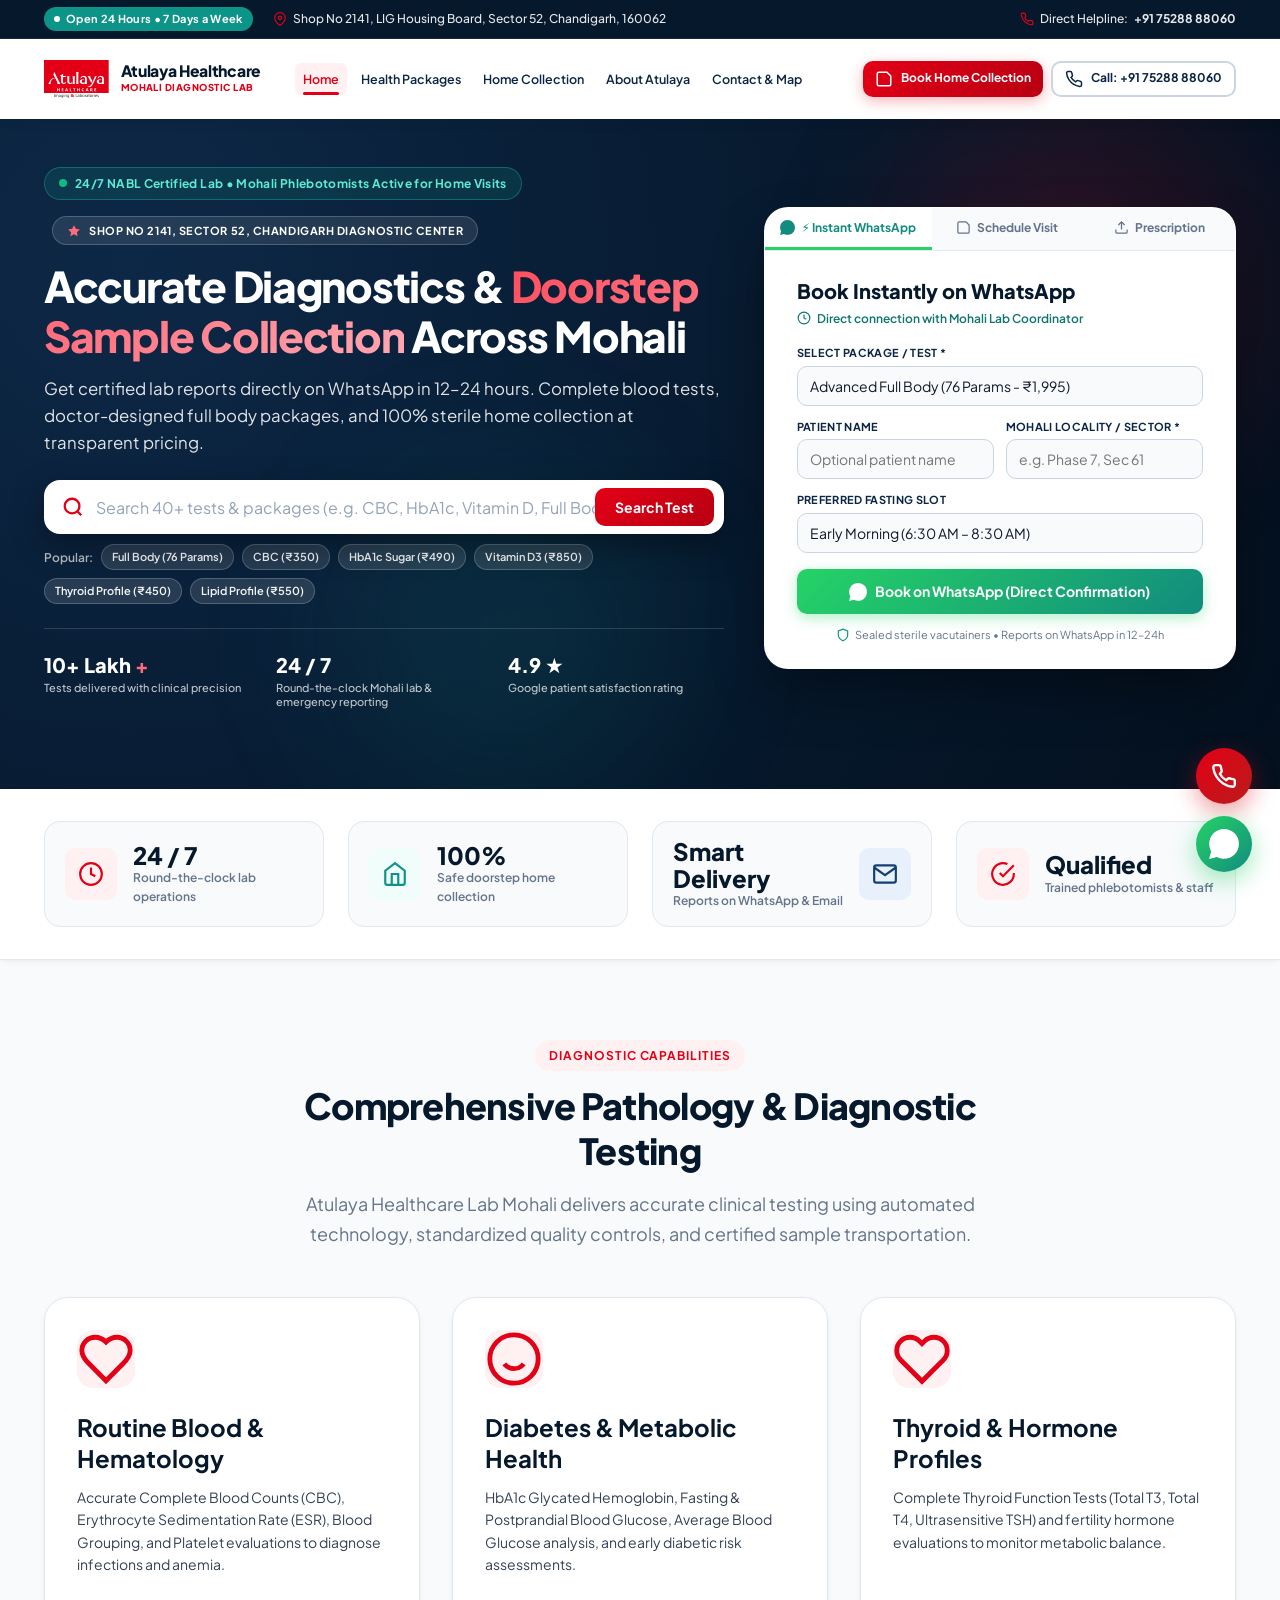
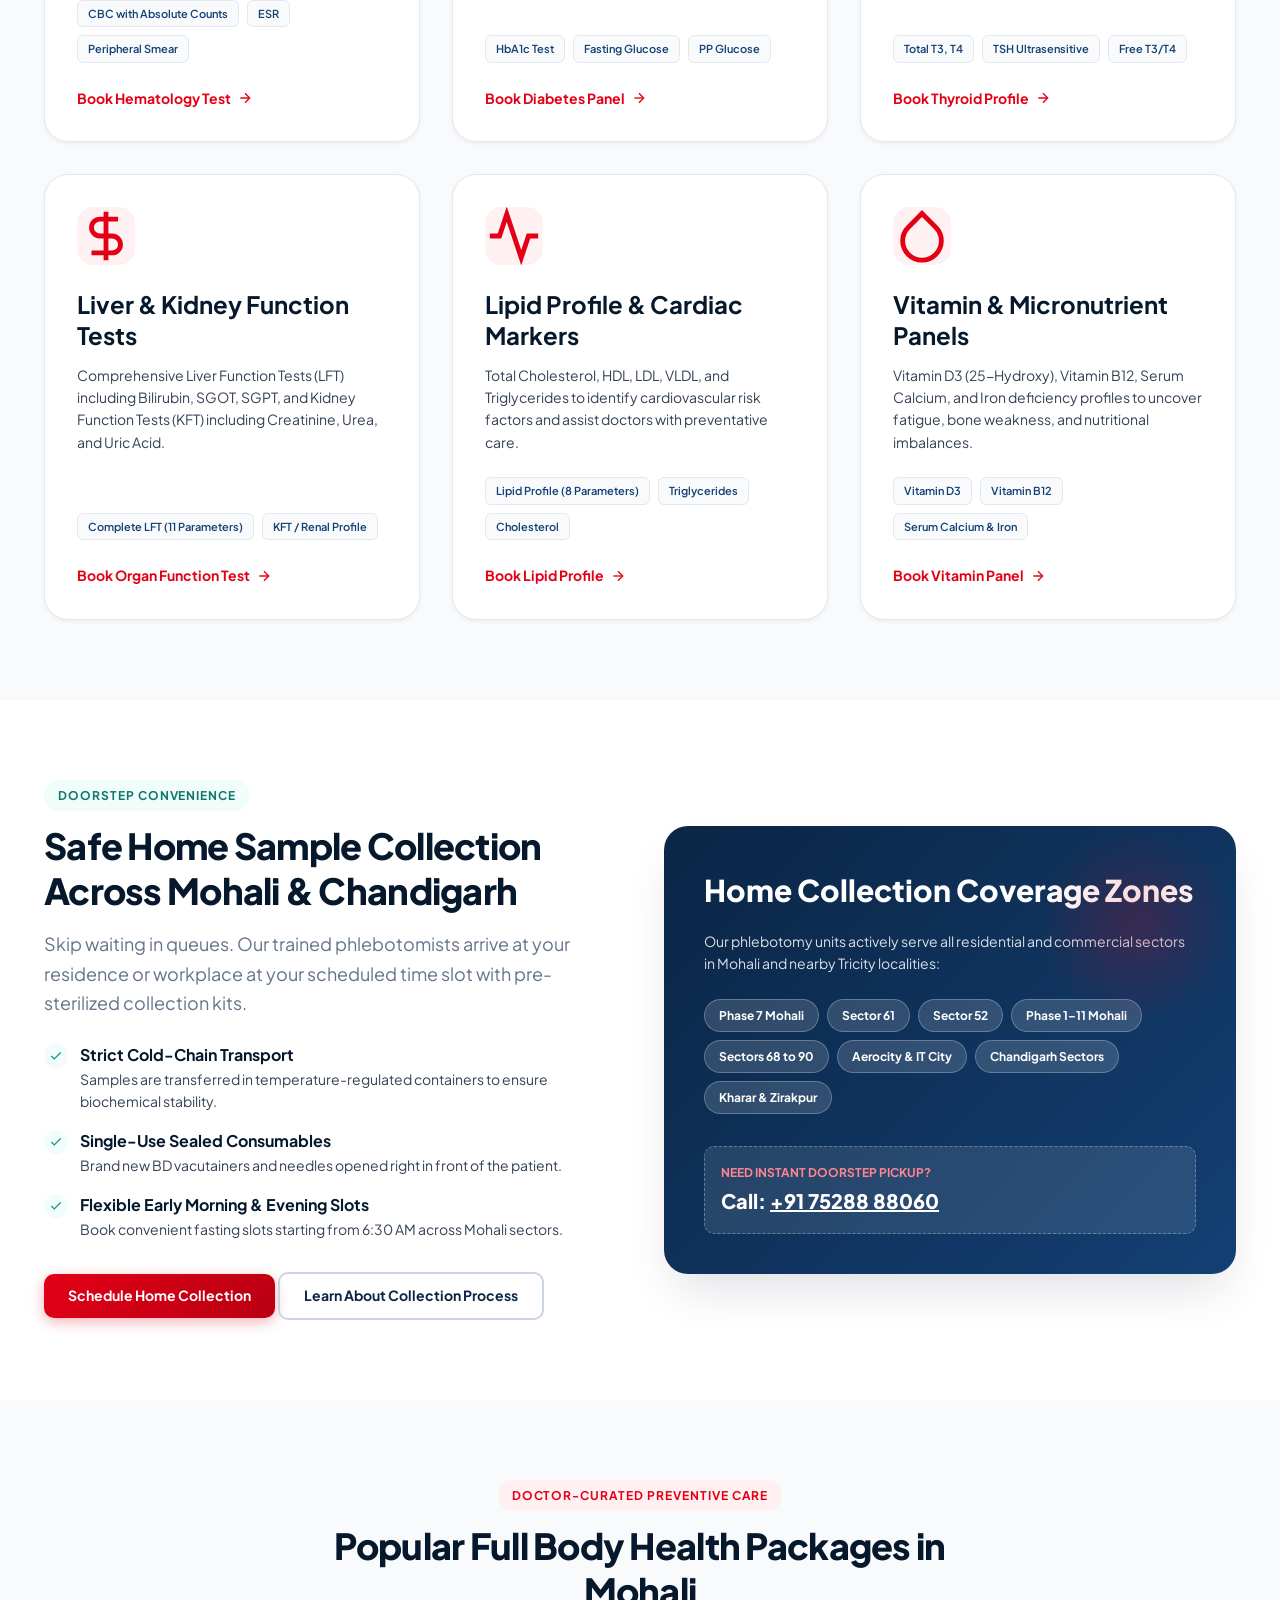
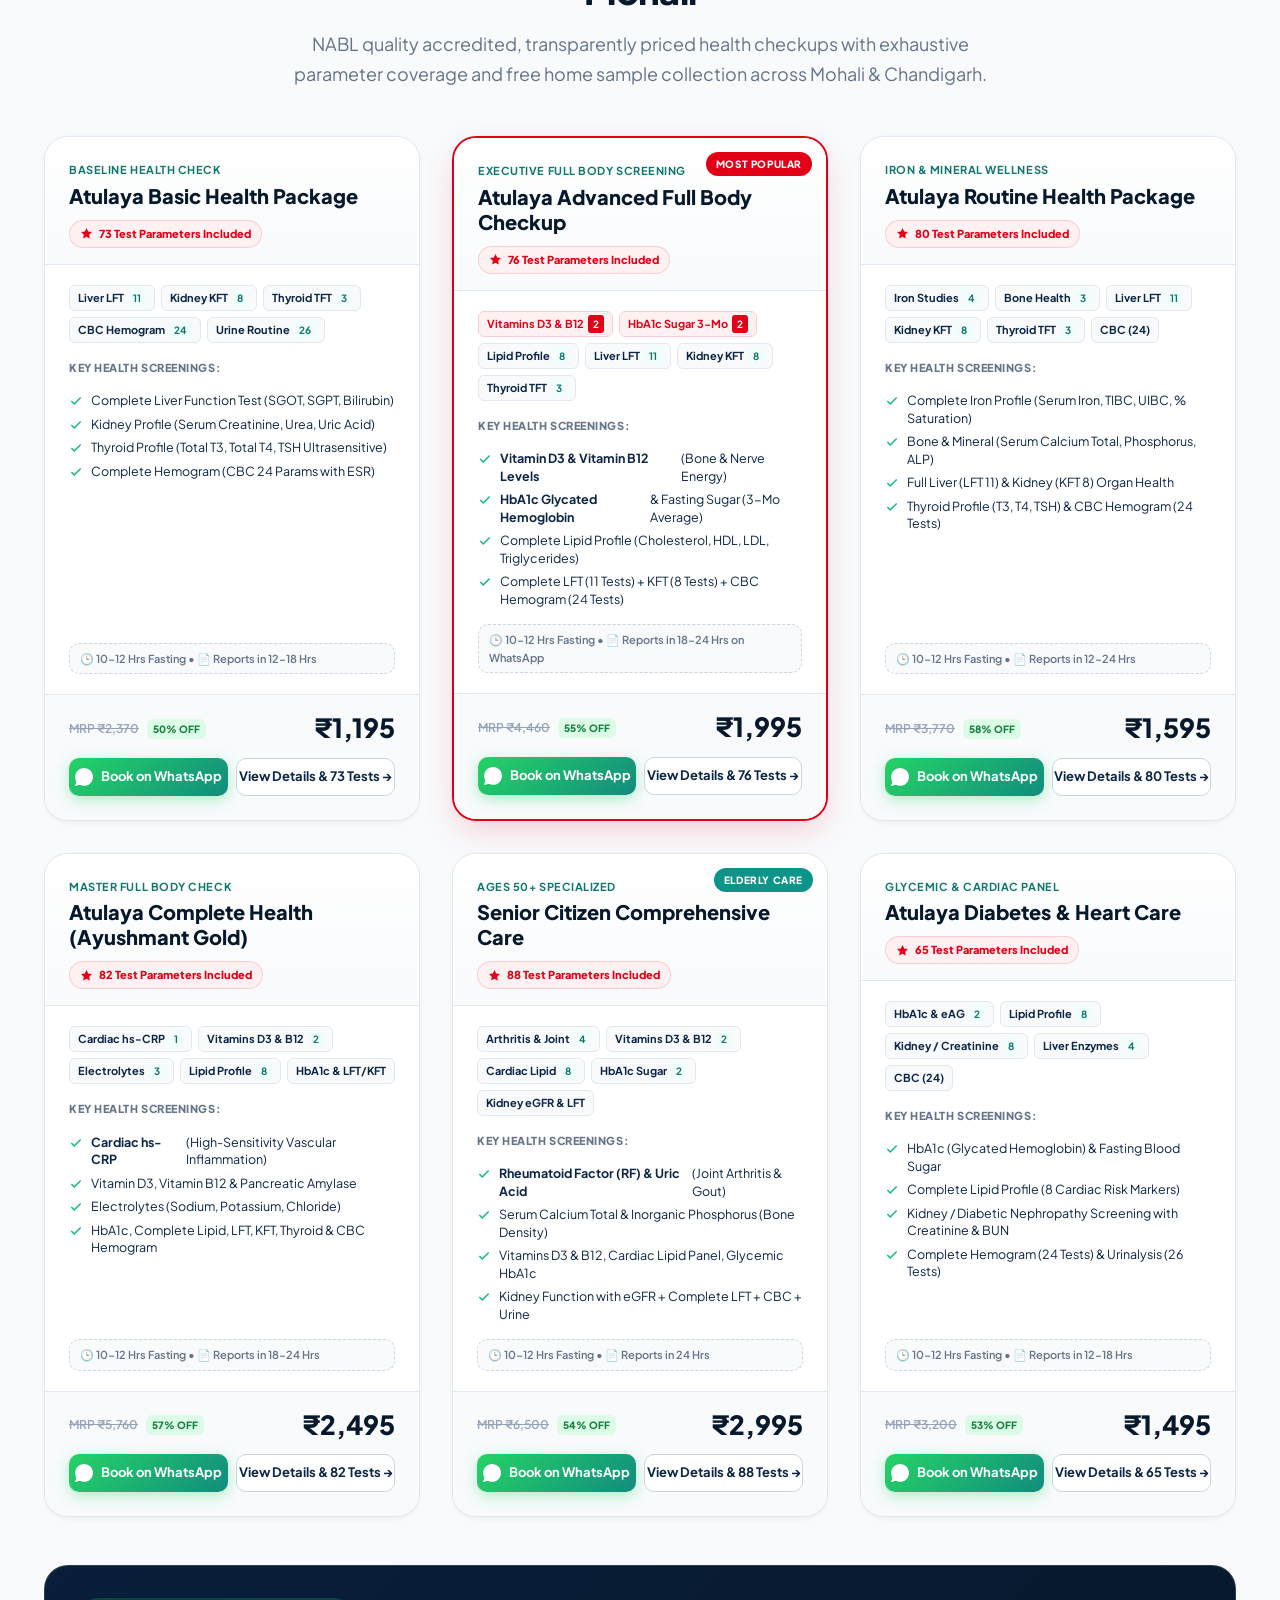
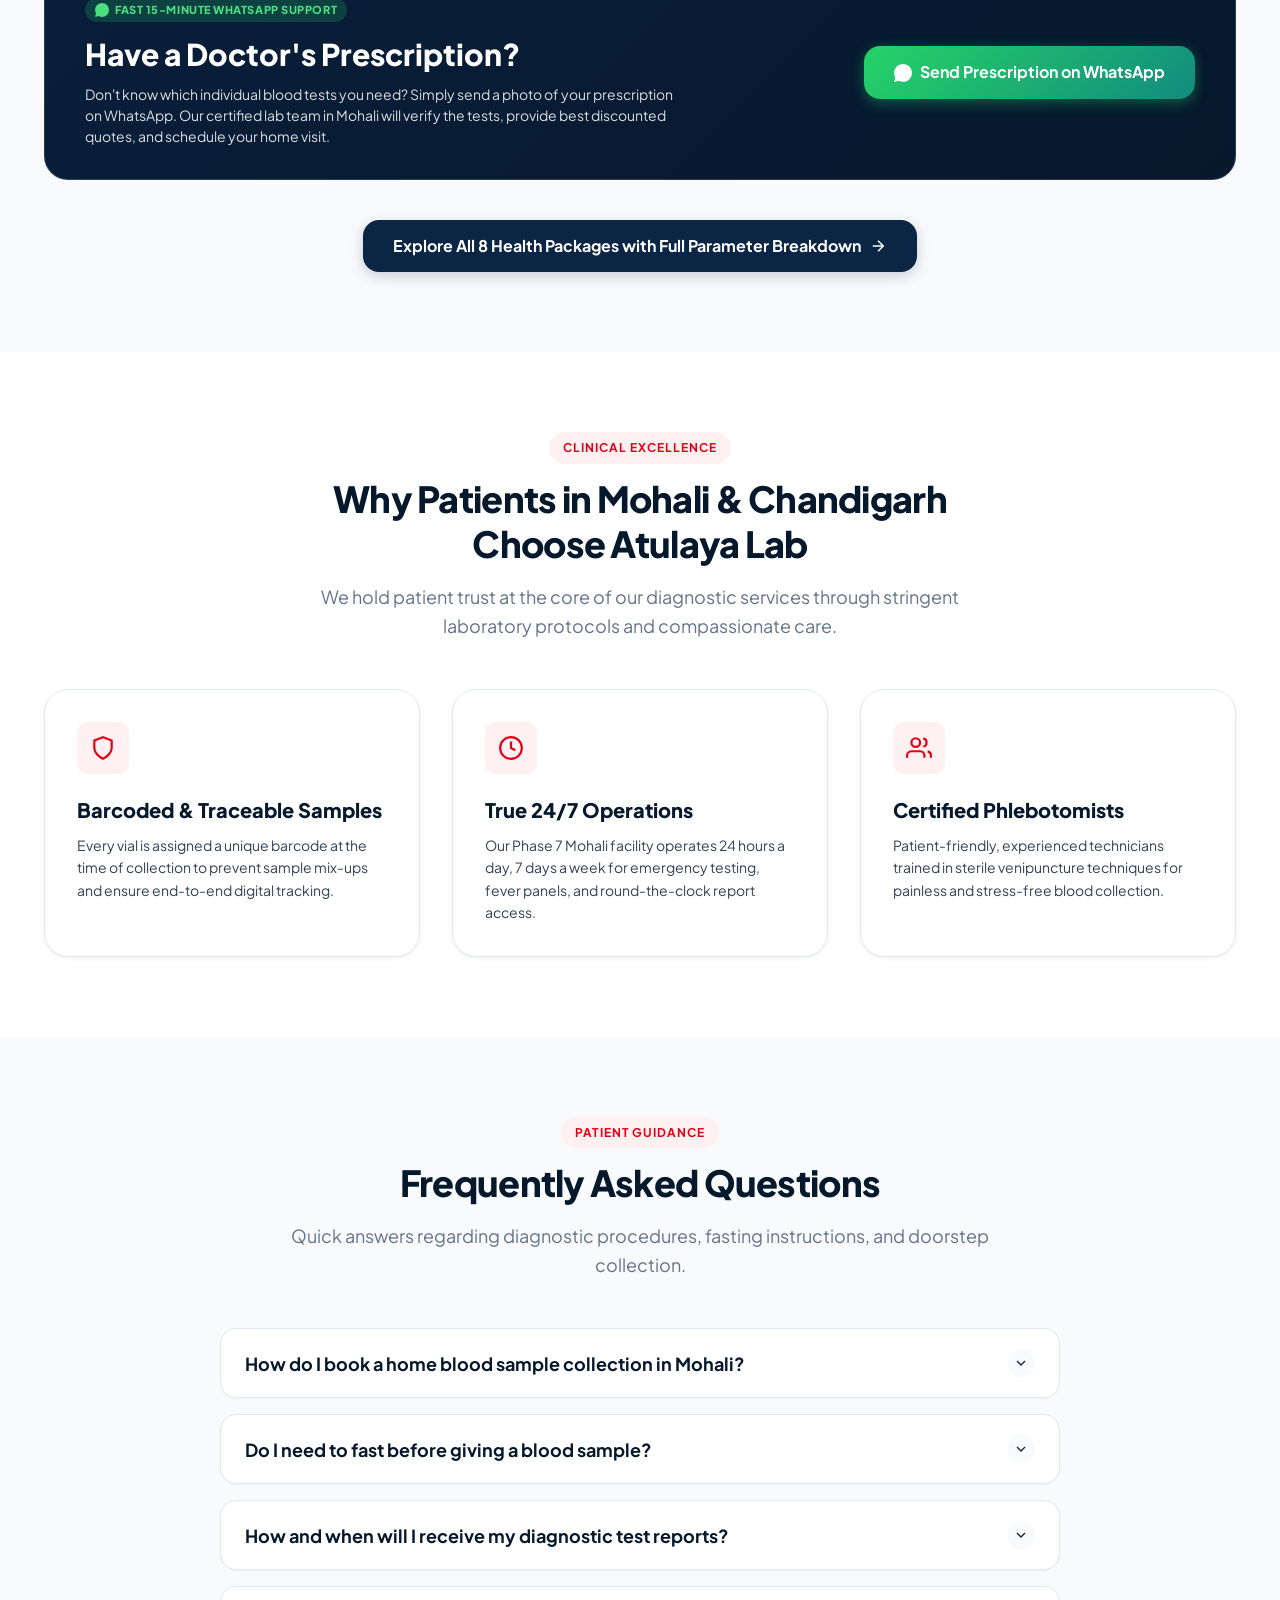
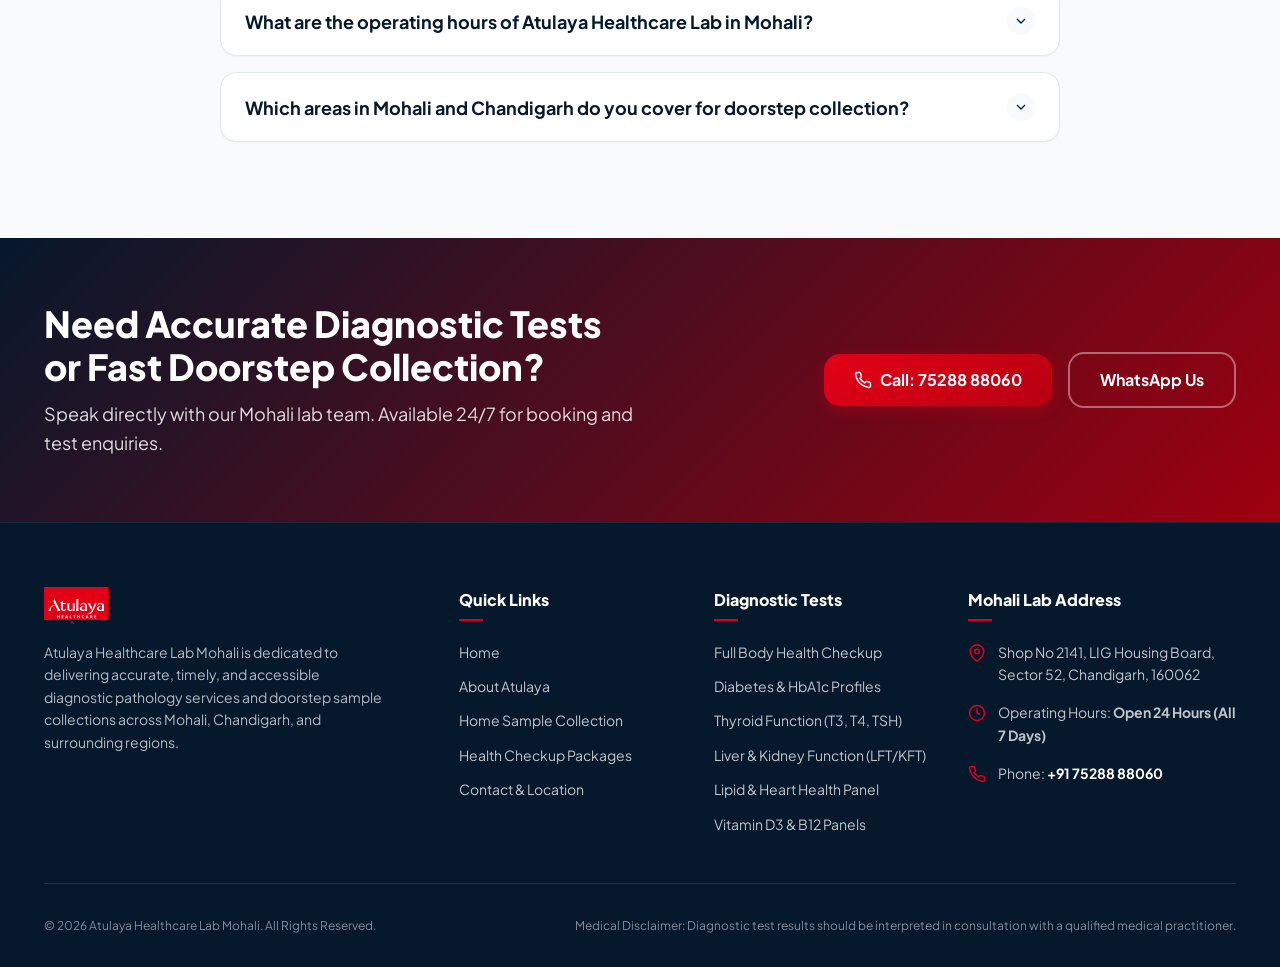
<file: index.html>
<!DOCTYPE html>
<html lang="en">

<head>
  <meta charset="UTF-8">
  <meta name="viewport" content="width=device-width, initial-scale=1.0">
  <title>Atulaya Healthcare Lab Mohali | 24/7 Pathology & Home Sample Collection</title>
  <meta name="description"
    content="Atulaya Healthcare Lab in Mohali offers 24/7 diagnostic blood tests, pathology services, full body checkup packages, and doorstep sample collection across Mohali and Chandigarh.">
  <meta name="keywords"
    content="Atulaya Healthcare Lab Mohali, pathology lab Mohali, blood test Mohali, home sample collection Chandigarh, diagnostic center Sector 61 Mohali, health checkup packages">
  <link rel="canonical" href="https://atulayalabmohali.in/">

  <!-- Open Graph / Social Meta -->
  <meta property="og:type" content="website">
  <meta property="og:title" content="Atulaya Healthcare Lab Mohali | 24/7 Diagnostic Lab & Home Collection">
  <meta property="og:description"
    content="Accurate diagnostic testing, transparent health packages, and safe doorstep sample collection in Mohali & Chandigarh. Open 24 Hours.">
  <meta property="og:image" content="images/Atulaya_Logo.svg">
  <meta property="og:url" content="https://atulayalabmohali.in/">

  <!-- Favicon -->
  <link rel="icon" type="image/webp" href="images/atulaya-favicon.webp">

  <!-- Google Fonts: Plus Jakarta Sans -->
  <link rel="preconnect" href="https://fonts.googleapis.com">
  <link rel="preconnect" href="https://fonts.gstatic.com" crossorigin>
  <link href="https://fonts.googleapis.com/css2?family=Plus+Jakarta+Sans:wght@400;500;600;700;800&display=swap"
    rel="stylesheet">

  <!-- Main Stylesheet -->
  <link rel="stylesheet" href="css/style.css">

  <!-- Schema.org JSON-LD for Local Medical Business -->
  <script type="application/ld+json">
  {
    "@context": "https://schema.org",
    "@type": "MedicalBusiness",
    "name": "Atulaya Healthcare Lab",
    "image": "https://atulayalabmohali.in/images/Atulaya_Logo.svg",
    "@id": "https://atulayalabmohali.in/#organization",
    "url": "https://atulayalabmohali.in/",
    "telephone": "+917528888060",
    "priceRange": "₹₹",
    "address": {
      "@type": "PostalAddress",
      "streetAddress": "Shop No 2141, LIG Housing Board, Sector 52",
      "addressLocality": "Chandigarh",
      "addressRegion": "Chandigarh",
      "postalCode": "160062",
      "addressCountry": "IN"
    },
    "geo": {
      "@type": "GeoCoordinates",
      "latitude": 30.706419757489716,
      "longitude": 76.715
    },
    "openingHoursSpecification": [
      {
        "@type": "OpeningHoursSpecification",
        "dayOfWeek": [
          "Monday",
          "Tuesday",
          "Wednesday",
          "Thursday",
          "Friday",
          "Saturday",
          "Sunday"
        ],
        "opens": "00:00",
        "closes": "23:59"
      }
    ],
    "medicalSpecialty": ["Pathology", "DiagnosticLab"],
    "hasOfferCatalog": {
      "@type": "OfferCatalog",
      "name": "Diagnostic Pathology and Health Packages",
      "itemListElement": [
        {
          "@type": "Offer",
          "itemOffered": {
            "@type": "MedicalTest",
            "name": "Full Body Health Checkup Packages"
          }
        },
        {
          "@type": "Offer",
          "itemOffered": {
            "@type": "MedicalTest",
            "name": "Home Blood Sample Collection"
          }
        }
      ]
    }
  }
  </script>
</head>

<body>

  <!-- Top Notification & Contact Bar -->
  <aside class="topbar" aria-label="Quick contact information">
    <div class="container">
      <div class="topbar-content">
        <div class="topbar-left">
          <span class="topbar-tag"><span class="pulse-dot"></span> Open 24 Hours • 7 Days a Week</span>
          <span class="topbar-item">
            <svg viewBox="0 0 24 24" fill="none" stroke="currentColor" stroke-width="2">
              <path d="M21 10c0 7-9 13-9 13s-9-6-9-13a9 9 0 0 1 18 0z"></path>
              <circle cx="12" cy="10" r="3"></circle>
            </svg>
            Shop No 2141, LIG Housing Board, Sector 52, Chandigarh, 160062
          </span>
        </div>
        <div class="topbar-right">
          <span class="topbar-item">
            <svg viewBox="0 0 24 24" fill="none" stroke="currentColor" stroke-width="2">
              <path
                d="M22 16.92v3a2 2 0 0 1-2.18 2 19.79 19.79 0 0 1-8.63-3.07 19.5 19.5 0 0 1-6-6 19.79 19.79 0 0 1-3.07-8.67A2 2 0 0 1 4.11 2h3a2 2 0 0 1 2 1.72 12.84 12.84 0 0 0 .7 2.81 2 2 0 0 1-.45 2.11L8.09 9.91a16 16 0 0 0 6 6l1.27-1.27a2 2 0 0 1 2.11-.45 12.84 12.84 0 0 0 2.81.7A2 2 0 0 1 22 16.92z">
              </path>
            </svg>
            Direct Helpline: <a href="tel:7528888060"><strong>+91 75288 88060</strong></a>
          </span>
        </div>
      </div>
    </div>
  </aside>

  <!-- Main Site Navigation Header -->
  <header class="site-header" role="banner">
    <div class="container">
      <div class="header-inner">
        <a href="./" class="brand-logo" aria-label="Atulaya Healthcare Lab Mohali Home">
          <img src="images/Atulaya_Logo.svg" alt="Atulaya Healthcare Lab Logo" class="brand-logo-img" width="160"
            height="52">
          <div class="brand-title-group">
            <span class="brand-name">Atulaya Healthcare</span>
            <span class="brand-tagline">Mohali Diagnostic Lab</span>
          </div>
        </a>

        <!-- Mobile Quick Action Buttons & Animated Toggle -->
        <div class="header-mobile-actions">
          <a href="https://wa.me/917528888060" target="_blank" rel="noopener noreferrer" class="header-quick-btn wa"
            aria-label="WhatsApp Lab Coordinator">
            <svg viewBox="0 0 24 24" fill="currentColor">
              <path
                d="M.057 24l1.687-6.163c-1.041-1.804-1.588-3.849-1.587-5.946.003-6.556 5.338-11.891 11.893-11.891 3.181.001 6.167 1.24 8.413 3.488 2.245 2.248 3.481 5.236 3.48 8.414-.003 6.557-5.338 11.892-11.893 11.892-1.99-.001-3.951-.5-5.688-1.448l-6.305 1.654z" />
            </svg>
          </a>
          <a href="tel:7528888060" class="header-quick-btn call" aria-label="Call Mohali Lab">
            <svg viewBox="0 0 24 24" fill="none" stroke="currentColor" stroke-width="2.5">
              <path
                d="M22 16.92v3a2 2 0 0 1-2.18 2 19.79 19.79 0 0 1-8.63-3.07 19.5 19.5 0 0 1-6-6 19.79 19.79 0 0 1-3.07-8.67A2 2 0 0 1 4.11 2h3a2 2 0 0 1 2 1.72 12.84 12.84 0 0 0 .7 2.81 2 2 0 0 1-.45 2.11L8.09 9.91a16 16 0 0 0 6 6l1.27-1.27a2 2 0 0 1 2.11-.45 12.84 12.84 0 0 0 2.81.7A2 2 0 0 1 22 16.92z">
              </path>
            </svg>
          </a>
          <button class="mobile-toggle" aria-label="Toggle navigation menu" aria-expanded="false"
            aria-controls="primaryNav">
            <span></span>
            <span></span>
            <span></span>
          </button>
        </div>

        <!-- Slide-Out Mobile Navigation Drawer / Desktop Nav -->
        <nav class="main-nav" id="primaryNav" role="navigation" aria-label="Main Navigation">
          <!-- Mobile Drawer Header -->
          <div class="drawer-header-mobile">
            <div class="drawer-brand-group">
              <span class="drawer-brand-title">Atulaya Healthcare</span>
              <span class="drawer-status-pill">
                <span
                  style="width: 6px; height: 6px; background: #10b981; border-radius: 50%; display: inline-block;"></span>
                24/7 Mohali Lab Active
              </span>
            </div>
            <button type="button" class="drawer-close-btn" aria-label="Close navigation menu">
              <svg width="18" height="18" viewBox="0 0 24 24" fill="none" stroke="currentColor" stroke-width="2.5">
                <line x1="18" y1="6" x2="6" y2="18"></line>
                <line x1="6" y1="6" x2="18" y2="18"></line>
              </svg>
            </button>
          </div>

          <div class="drawer-content-scroll">
            <!-- Mobile 1-Tap WhatsApp Banner -->
            <a href="https://wa.me/917528888060" target="_blank" rel="noopener noreferrer" class="drawer-wa-banner">
              <span>
                <svg viewBox="0 0 24 24" fill="currentColor">
                  <path
                    d="M.057 24l1.687-6.163c-1.041-1.804-1.588-3.849-1.587-5.946.003-6.556 5.338-11.891 11.893-11.891 3.181.001 6.167 1.24 8.413 3.488 2.245 2.248 3.481 5.236 3.48 8.414-.003 6.557-5.338 11.892-11.893 11.892-1.99-.001-3.951-.5-5.688-1.448l-6.305 1.654z" />
                </svg>
                Instant WhatsApp Booking
              </span>
              <svg width="14" height="14" viewBox="0 0 24 24" fill="none" stroke="currentColor" stroke-width="2.5">
                <polyline points="9 18 15 12 9 6"></polyline>
              </svg>
            </a>

            <!-- Navigation Links -->
            <ul class="nav-links">
              <li>
                <a href="./" class="nav-link active">
                  <span class="nav-link-icon-box">
                    <svg viewBox="0 0 24 24" fill="none" stroke="currentColor" stroke-width="2">
                      <path d="M3 9l9-7 9 7v11a2 2 0 0 1-2 2H5a2 2 0 0 1-2-2z"></path>
                    </svg>
                  </span>
                  <span>Home</span>
                  <span class="nav-link-arrow">
                    <svg width="14" height="14" viewBox="0 0 24 24" fill="none" stroke="currentColor"
                      stroke-width="2.5">
                      <polyline points="9 18 15 12 9 6"></polyline>
                    </svg>
                  </span>
                </a>
              </li>
              <li>
                <a href="packages/" class="nav-link">
                  <span class="nav-link-icon-box">
                    <svg viewBox="0 0 24 24" fill="none" stroke="currentColor" stroke-width="2">
                      <path
                        d="M21 16V8a2 2 0 0 0-1-1.73l-7-4a2 2 0 0 0-2 0l-7 4A2 2 0 0 0 3 8v8a2 2 0 0 0 1 1.73l7 4a2 2 0 0 0 2 0l7-4A2 2 0 0 0 21 16z">
                      </path>
                    </svg>
                  </span>
                  <span>Health Packages</span>
                  <span class="nav-link-badge">8 Packages</span>
                  <span class="nav-link-arrow">
                    <svg width="14" height="14" viewBox="0 0 24 24" fill="none" stroke="currentColor"
                      stroke-width="2.5">
                      <polyline points="9 18 15 12 9 6"></polyline>
                    </svg>
                  </span>
                </a>
              </li>
              <li>
                <a href="home-collection/" class="nav-link">
                  <span class="nav-link-icon-box">
                    <svg viewBox="0 0 24 24" fill="none" stroke="currentColor" stroke-width="2">
                      <path
                        d="M19 14c1.49-1.46 3-3.21 3-5.5A5.5 5.5 0 0 0 16.5 3c-1.76 0-3 .5-4.5 2-1.5-1.5-2.74-2-4.5-2A5.5 5.5 0 0 0 2 8.5c0 2.3 1.5 4.05 3 5.5l7 7Z">
                      </path>
                    </svg>
                  </span>
                  <span>Home Collection</span>
                  <span class="nav-link-badge green">Free Visit</span>
                  <span class="nav-link-arrow">
                    <svg width="14" height="14" viewBox="0 0 24 24" fill="none" stroke="currentColor"
                      stroke-width="2.5">
                      <polyline points="9 18 15 12 9 6"></polyline>
                    </svg>
                  </span>
                </a>
              </li>
              <li>
                <a href="about-us/" class="nav-link">
                  <span class="nav-link-icon-box">
                    <svg viewBox="0 0 24 24" fill="none" stroke="currentColor" stroke-width="2">
                      <circle cx="12" cy="12" r="10"></circle>
                      <line x1="12" y1="16" x2="12" y2="12"></line>
                      <line x1="12" y1="8" x2="12.01" y2="8"></line>
                    </svg>
                  </span>
                  <span>About Atulaya</span>
                  <span class="nav-link-arrow">
                    <svg width="14" height="14" viewBox="0 0 24 24" fill="none" stroke="currentColor"
                      stroke-width="2.5">
                      <polyline points="9 18 15 12 9 6"></polyline>
                    </svg>
                  </span>
                </a>
              </li>
              <li>
                <a href="contact-us/" class="nav-link">
                  <span class="nav-link-icon-box">
                    <svg viewBox="0 0 24 24" fill="none" stroke="currentColor" stroke-width="2">
                      <path d="M21 10c0 7-9 13-9 13s-9-6-9-13a9 9 0 0 1 18 0z"></path>
                      <circle cx="12" cy="10" r="3"></circle>
                    </svg>
                  </span>
                  <span>Contact & Map</span>
                  <span class="nav-link-arrow">
                    <svg width="14" height="14" viewBox="0 0 24 24" fill="none" stroke="currentColor"
                      stroke-width="2.5">
                      <polyline points="9 18 15 12 9 6"></polyline>
                    </svg>
                  </span>
                </a>
              </li>
            </ul>

            <!-- Fast Action Booking Buttons -->
            <div class="header-cta">
              <button type="button" class="btn btn-primary" data-open-modal data-service="Home Sample Collection">
                <svg class="btn-icon" viewBox="0 0 24 24" fill="none" stroke="currentColor" stroke-width="2">
                  <path d="M19 21H5a2 2 0 0 1-2-2V5a2 2 0 0 1 2-2h11l5 5v11a2 2 0 0 1-2 2z"></path>
                </svg>
                Book Home Collection
              </button>
              <a href="tel:7528888060" class="btn btn-outline">
                <svg class="btn-icon" viewBox="0 0 24 24" fill="none" stroke="currentColor" stroke-width="2">
                  <path
                    d="M22 16.92v3a2 2 0 0 1-2.18 2 19.79 19.79 0 0 1-8.63-3.07 19.5 19.5 0 0 1-6-6 19.79 19.79 0 0 1-3.07-8.67A2 2 0 0 1 4.11 2h3a2 2 0 0 1 2 1.72 12.84 12.84 0 0 0 .7 2.81 2 2 0 0 1-.45 2.11L8.09 9.91a16 16 0 0 0 6 6l1.27-1.27a2 2 0 0 1 2.11-.45 12.84 12.84 0 0 0 2.81.7A2 2 0 0 1 22 16.92z">
                  </path>
                </svg>
                Call: +91 75288 88060
              </a>
            </div>

            <!-- Drawer Footer Trust & Contact -->
            <div class="drawer-footer-card">
              <span class="drawer-footer-title">24/7 Mohali Lab Helpline</span>
              <a href="tel:7528888060" class="drawer-helpline-link">
                <svg viewBox="0 0 24 24" fill="currentColor">
                  <path
                    d="M22 16.92v3a2 2 0 0 1-2.18 2 19.79 19.79 0 0 1-8.63-3.07 19.5 19.5 0 0 1-6-6 19.79 19.79 0 0 1-3.07-8.67A2 2 0 0 1 4.11 2h3a2 2 0 0 1 2 1.72 12.84 12.84 0 0 0 .7 2.81 2 2 0 0 1-.45 2.11L8.09 9.91a16 16 0 0 0 6 6l1.27-1.27a2 2 0 0 1 2.11-.45 12.84 12.84 0 0 0 2.81.7A2 2 0 0 1 22 16.92z">
                  </path>
                </svg>
                +91 75288 88060
              </a>
              <span class="drawer-address-text">
                📍 Shop No 2141, LIG Housing Board, Sector 52, Chandigarh, 160062
              </span>
            </div>
          </div>
        </nav>
      </div>
    </div>
  </header>

  <!-- Hero Section -->
  <main id="main-content">
    <section class="hero" aria-label="Hero Introduction">
      <div class="container">
        <div class="hero-grid">
          <div class="hero-content">
            <!-- Active Status Ticker -->
            <div class="hero-live-ticker">
              <span class="ticker-dot"></span>
              <span>24/7 NABL Certified Lab • Mohali Phlebotomists Active for Home Visits</span>
            </div>

            <div class="hero-badge">
              <svg viewBox="0 0 24 24" fill="currentColor">
                <path
                  d="M12 2L15.09 8.26L22 9.27L17 14.14L18.18 21.02L12 17.77L5.82 21.02L7 14.14L2 9.27L8.91 8.26L12 2Z" />
              </svg>
              Shop No 2141, Sector 52, Chandigarh Diagnostic Center
            </div>

            <h1 class="hero-title">
              Accurate Diagnostics & <span class="text-highlight">Doorstep Sample Collection</span> Across Mohali
            </h1>

            <p class="hero-subtitle">
              Get certified lab reports directly on WhatsApp in 12–24 hours. Complete blood tests, doctor-designed full
              body packages, and 100% sterile home collection at transparent pricing.
            </p>

            <!-- Hero Live Search Bar -->
            <div class="hero-search-box">
              <div class="hero-search-wrapper">
                <svg class="hero-search-icon" viewBox="0 0 24 24" fill="none" stroke="currentColor" stroke-width="2.5">
                  <circle cx="11" cy="11" r="8"></circle>
                  <line x1="21" y1="21" x2="16.65" y2="16.65"></line>
                </svg>
                <input type="text" id="heroTestSearch" class="hero-search-input"
                  placeholder="Search 40+ tests & packages (e.g. CBC, HbA1c, Vitamin D, Full Body)..."
                  autocomplete="off">
                <button type="button" class="hero-search-btn"
                  onclick="document.getElementById('heroTestSearch').focus()">
                  Search Test
                </button>
              </div>

              <!-- Live Autocomplete Dropdown -->
              <div class="hero-search-dropdown" id="heroSearchDropdown"></div>

              <!-- Quick Search Pills -->
              <div class="hero-quick-tags">
                <span class="quick-tag-label">Popular:</span>
                <span class="quick-search-pill" data-search="Advanced Full Body">Full Body (76 Params)</span>
                <span class="quick-search-pill" data-search="CBC">CBC (₹350)</span>
                <span class="quick-search-pill" data-search="HbA1c">HbA1c Sugar (₹490)</span>
                <span class="quick-search-pill" data-search="Vitamin D3">Vitamin D3 (₹850)</span>
                <span class="quick-search-pill" data-search="Thyroid">Thyroid Profile (₹450)</span>
                <span class="quick-search-pill" data-search="Lipid">Lipid Profile (₹550)</span>
              </div>
            </div>

            <!-- Hero Trust Stats -->
            <div class="hero-stats-row">
              <div class="hero-stat-pill">
                <span class="stat-number">10+ Lakh<span class="highlight">+</span></span>
                <span class="stat-desc">Tests delivered with clinical precision</span>
              </div>
              <div class="hero-stat-pill">
                <span class="stat-number">24 / 7</span>
                <span class="stat-desc">Round-the-clock Mohali lab & emergency reporting</span>
              </div>
              <div class="hero-stat-pill">
                <span class="stat-number">4.9 ★</span>
                <span class="stat-desc">Google patient satisfaction rating</span>
              </div>
            </div>
          </div>

          <!-- Multi-Tab Hero Booking Card -->
          <div class="hero-card">
            <!-- Tabs Navigation -->
            <div class="hero-card-tab-nav" role="tablist">
              <button type="button" class="hero-tab-btn active tab-whatsapp" data-tab="tab-whatsapp-book">
                <svg viewBox="0 0 24 24" fill="currentColor">
                  <path
                    d="M.057 24l1.687-6.163c-1.041-1.804-1.588-3.849-1.587-5.946.003-6.556 5.338-11.891 11.893-11.891 3.181.001 6.167 1.24 8.413 3.488 2.245 2.248 3.481 5.236 3.48 8.414-.003 6.557-5.338 11.892-11.893 11.892-1.99-.001-3.951-.5-5.688-1.448l-6.305 1.654z" />
                </svg>
                ⚡ Instant WhatsApp
              </button>
              <button type="button" class="hero-tab-btn" data-tab="tab-form-book">
                <svg viewBox="0 0 24 24" fill="none" stroke="currentColor" stroke-width="2">
                  <path d="M19 21H5a2 2 0 0 1-2-2V5a2 2 0 0 1 2-2h11l5 5v11a2 2 0 0 1-2 2z"></path>
                </svg>
                Schedule Visit
              </button>
              <button type="button" class="hero-tab-btn" data-tab="tab-prescription-upload">
                <svg viewBox="0 0 24 24" fill="none" stroke="currentColor" stroke-width="2">
                  <path d="M21 15v4a2 2 0 0 1-2 2H5a2 2 0 0 1-2-2v-4"></path>
                  <polyline points="17 8 12 3 7 8"></polyline>
                  <line x1="12" y1="3" x2="12" y2="15"></line>
                </svg>
                Prescription
              </button>
            </div>

            <!-- Tab 1: 1-Click WhatsApp Booking -->
            <div class="hero-tab-pane active" id="tab-whatsapp-book">
              <h2 class="tab-pane-title">Book Instantly on WhatsApp</h2>
              <div class="tab-pane-subtitle">
                <svg width="14" height="14" viewBox="0 0 24 24" fill="none" stroke="currentColor" stroke-width="2">
                  <circle cx="12" cy="12" r="10"></circle>
                  <polyline points="12 6 12 12 16 14"></polyline>
                </svg>
                Direct connection with Mohali Lab Coordinator
              </div>

              <form id="heroWhatsAppForm" class="booking-form">
                <div class="form-group">
                  <label for="heroWaPackage">Select Package / Test *</label>
                  <select id="heroWaPackage" name="wa_package" required>
                    <option value="Advanced Full Body Checkup (76 Params - ₹1,995)">Advanced Full Body (76 Params -
                      ₹1,995)</option>
                    <option value="Basic Health Package (73 Params - ₹1,195)">Basic Health Package (73 Params - ₹1,195)
                    </option>
                    <option value="Routine Health Package (80 Params - ₹1,595)">Routine Health Package (80 Params -
                      ₹1,595)</option>
                    <option value="Complete Health Package / Gold (82 Params - ₹2,495)">Complete Health / Gold (82
                      Params - ₹2,495)</option>
                    <option value="Senior Citizen Comprehensive (88 Params - ₹2,995)">Senior Citizen Package (88 Params
                      - ₹2,995)</option>
                    <option value="Diabetes & Heart Care Panel (65 Params - ₹1,495)">Diabetes & Heart Care (65 Params -
                      ₹1,495)</option>
                    <option value="Womens Comprehensive Wellness (78 Params - ₹2,295)">Women's Wellness (78 Params -
                      ₹2,295)</option>
                    <option value="Fever & Acute Infection Profile (42 Params - ₹990)">Fever & Infection Panel (42
                      Params - ₹990)</option>
                    <option value="Other Diagnostic Blood Test">Individual Blood Test / Home Collection</option>
                  </select>
                </div>

                <div class="form-row">
                  <div class="form-group">
                    <label for="heroWaName">Patient Name</label>
                    <input type="text" id="heroWaName" name="wa_name" placeholder="Optional patient name">
                  </div>
                  <div class="form-group">
                    <label for="heroWaLocality">Mohali Locality / Sector *</label>
                    <input type="text" id="heroWaLocality" name="wa_locality" placeholder="e.g. Phase 7, Sec 61"
                      required>
                  </div>
                </div>

                <div class="form-group">
                  <label for="heroWaSlot">Preferred Fasting Slot</label>
                  <select id="heroWaSlot" name="wa_slot">
                    <option value="Tomorrow Morning (6:30 AM - 8:30 AM)">Early Morning (6:30 AM – 8:30 AM)</option>
                    <option value="Morning (8:30 AM - 11:00 AM)">Morning (8:30 AM – 11:00 AM)</option>
                    <option value="Today Urgent / Immediate Pickup">Today Urgent / Immediate Pickup</option>
                    <option value="Evening (4:00 PM - 7:00 PM)">Evening (4:00 PM – 7:00 PM)</option>
                  </select>
                </div>

                <button type="submit" class="btn btn-whatsapp"
                  style="width: 100%; padding: 13px; font-size: 14px; margin-top: 4px;">
                  <svg class="btn-icon" viewBox="0 0 24 24" fill="currentColor">
                    <path
                      d="M.057 24l1.687-6.163c-1.041-1.804-1.588-3.849-1.587-5.946.003-6.556 5.338-11.891 11.893-11.891 3.181.001 6.167 1.24 8.413 3.488 2.245 2.248 3.481 5.236 3.48 8.414-.003 6.557-5.338 11.892-11.893 11.892-1.99-.001-3.951-.5-5.688-1.448l-6.305 1.654z" />
                  </svg>
                  Book on WhatsApp (Direct Confirmation)
                </button>

                <div class="form-guarantee">
                  <svg viewBox="0 0 24 24" fill="none" stroke="currentColor" stroke-width="2">
                    <path d="M12 22s8-4 8-10V5l-8-3-8 3v7c0 6 8 10 8 10z"></path>
                  </svg>
                  Sealed sterile vacutainers • Reports on WhatsApp in 12–24h
                </div>
              </form>
            </div>

            <!-- Tab 2: Standard Schedule Visit Form -->
            <div class="hero-tab-pane" id="tab-form-book">
              <h2 class="tab-pane-title">Schedule a Test / Home Visit</h2>
              <div class="tab-pane-subtitle">
                <svg width="14" height="14" viewBox="0 0 24 24" fill="none" stroke="currentColor" stroke-width="2">
                  <circle cx="12" cy="12" r="10"></circle>
                  <polyline points="12 6 12 12 16 14"></polyline>
                </svg>
                Phlebotomist will contact you within 15 minutes
              </div>

              <form class="booking-form" data-ajax-form>
                <div class="form-group">
                  <label for="heroFormName">Patient Full Name *</label>
                  <input type="text" id="heroFormName" name="patient_name" placeholder="Enter patient name" required>
                </div>

                <div class="form-row">
                  <div class="form-group">
                    <label for="heroFormPhone">Mobile Number *</label>
                    <input type="tel" id="heroFormPhone" name="mobile_number" placeholder="10-digit mobile"
                      pattern="[0-9]{10}" required>
                  </div>
                  <div class="form-group">
                    <label for="heroFormService">Service Required *</label>
                    <select id="heroFormService" name="service_type" required>
                      <option value="Home Sample Collection">Home Sample Collection</option>
                      <option value="Advanced Full Body Checkup (₹1,995)">Full Body Checkup (₹1,995)</option>
                      <option value="Basic Health Package (₹1,195)">Basic Package (₹1,195)</option>
                      <option value="Diabetes Evaluation Package">Diabetes Profile</option>
                      <option value="Thyroid Profile (T3, T4, TSH)">Thyroid Profile</option>
                      <option value="CBC & Fever Profile">CBC / Fever Panel</option>
                    </select>
                  </div>
                </div>

                <div class="form-group">
                  <label for="heroFormAddress">Locality / Sector in Mohali *</label>
                  <input type="text" id="heroFormAddress" name="patient_address"
                    placeholder="e.g. Phase 7, Sector 61, Sector 52, etc." required>
                </div>

                <button type="submit" class="btn btn-primary" style="width: 100%; padding: 13px;">
                  Request Free Callback / Booking
                </button>

                <div class="form-guarantee">
                  <svg viewBox="0 0 24 24" fill="none" stroke="currentColor" stroke-width="2">
                    <path d="M12 22s8-4 8-10V5l-8-3-8 3v7c0 6 8 10 8 10z"></path>
                  </svg>
                  Certified phlebotomists • Fast 15-min callback
                </div>
              </form>
            </div>

            <!-- Tab 3: Upload Doctor's Prescription -->
            <div class="hero-tab-pane" id="tab-prescription-upload">
              <h2 class="tab-pane-title">Upload Doctor's Prescription</h2>
              <div class="tab-pane-subtitle">
                <svg width="14" height="14" viewBox="0 0 24 24" fill="none" stroke="currentColor" stroke-width="2">
                  <circle cx="12" cy="12" r="10"></circle>
                  <polyline points="12 6 12 12 16 14"></polyline>
                </svg>
                Send photo on WhatsApp for instant test quotation
              </div>

              <form class="prescription-wa-form">
                <div class="prescription-dropzone" onclick="openWhatsAppInquiry('Doctor Prescription Upload')">
                  <svg viewBox="0 0 24 24" fill="none" stroke="currentColor" stroke-width="2">
                    <path d="M21 15v4a2 2 0 0 1-2 2H5a2 2 0 0 1-2-2v-4"></path>
                    <polyline points="17 8 12 3 7 8"></polyline>
                    <line x1="12" y1="3" x2="12" y2="15"></line>
                  </svg>
                  <div class="dropzone-text">Tap to Send Prescription on WhatsApp</div>
                  <div class="dropzone-hint">Supports Camera Photo / PDF file on WhatsApp</div>
                </div>

                <div class="form-row">
                  <div class="form-group">
                    <label for="rxName">Patient Name</label>
                    <input type="text" id="rxName" name="patient_name" placeholder="Patient name">
                  </div>
                  <div class="form-group">
                    <label for="rxLocality">Mohali Sector *</label>
                    <input type="text" id="rxLocality" name="patient_locality" placeholder="e.g. Phase 7 / Sector 61"
                      required>
                  </div>
                </div>

                <button type="submit" class="btn btn-whatsapp" style="width: 100%; padding: 13px;">
                  <svg class="btn-icon" viewBox="0 0 24 24" fill="currentColor">
                    <path
                      d="M.057 24l1.687-6.163c-1.041-1.804-1.588-3.849-1.587-5.946.003-6.556 5.338-11.891 11.893-11.891 3.181.001 6.167 1.24 8.413 3.488 2.245 2.248 3.481 5.236 3.48 8.414-.003 6.557-5.338 11.892-11.893 11.892-1.99-.001-3.951-.5-5.688-1.448l-6.305 1.654z" />
                  </svg>
                  Send Prescription via WhatsApp
                </button>
              </form>
            </div>
          </div>
        </div>
      </div>
    </section>

    <!-- Trust & Performance Bar -->
    <section class="trust-bar" aria-label="Key highlights">
      <div class="container">
        <div class="metrics-grid">
          <div class="metric-card">
            <div class="metric-icon-wrap">
              <svg viewBox="0 0 24 24" fill="none" stroke="currentColor" stroke-width="2">
                <circle cx="12" cy="12" r="10"></circle>
                <polyline points="12 6 12 12 16 14"></polyline>
              </svg>
            </div>
            <div class="metric-info">
              <span class="metric-value">24 / 7</span>
              <span class="metric-label">Round-the-clock lab operations</span>
            </div>
          </div>
          <div class="metric-card">
            <div class="metric-icon-wrap teal">
              <svg viewBox="0 0 24 24" fill="none" stroke="currentColor" stroke-width="2">
                <path d="M3 9l9-7 9 7v11a2 2 0 0 1-2 2H5a2 2 0 0 1-2-2z"></path>
                <polyline points="9 22 9 12 15 12 15 22"></polyline>
              </svg>
            </div>
            <div class="metric-info">
              <span class="metric-value">100%</span>
              <span class="metric-label">Safe doorstep home collection</span>
            </div>
          </div>
          <div class="metric-card">
            <div class="metric-info">
              <span class="metric-value">Smart Delivery</span>
              <span class="metric-label">Reports on WhatsApp & Email</span>
            </div>
            <div class="metric-icon-wrap navy">
              <svg viewBox="0 0 24 24" fill="none" stroke="currentColor" stroke-width="2">
                <path d="M4 4h16c1.1 0 2 .9 2 2v12c0 1.1-.9 2-2 2H4c-1.1 0-2-.9-2-2V6c0-1.1.9-2 2-2z"></path>
                <polyline points="22,6 12,13 2,6"></polyline>
              </svg>
            </div>
          </div>
          <div class="metric-card">
            <div class="metric-icon-wrap">
              <svg viewBox="0 0 24 24" fill="none" stroke="currentColor" stroke-width="2">
                <path d="M22 11.08V12a10 10 0 1 1-5.93-9.14"></path>
                <polyline points="22 4 12 14.01 9 11.01"></polyline>
              </svg>
            </div>
            <div class="metric-info">
              <span class="metric-value">Qualified</span>
              <span class="metric-label">Trained phlebotomists & staff</span>
            </div>
          </div>
        </div>
      </div>
    </section>

    <!-- Core Diagnostic Services -->
    <section class="section section-alt" id="services" aria-label="Diagnostic Services">
      <div class="container">
        <div class="section-header text-center">
          <span class="section-badge">Diagnostic Capabilities</span>
          <h2 class="section-title">Comprehensive Pathology & Diagnostic Testing</h2>
          <p class="section-desc">
            Atulaya Healthcare Lab Mohali delivers accurate clinical testing using automated technology, standardized
            quality controls, and certified sample transportation.
          </p>
        </div>

        <div class="services-grid">
          <!-- Card 1 -->
          <article class="service-card">
            <div class="service-icon-box">
              <svg viewBox="0 0 24 24" fill="none" stroke="currentColor" stroke-width="2">
                <path
                  d="M19 14c1.49-1.46 3-3.21 3-5.5A5.5 5.5 0 0 0 16.5 3c-1.76 0-3 .5-4.5 2-1.5-1.5-2.74-2-4.5-2A5.5 5.5 0 0 0 2 8.5c0 2.3 1.5 4.05 3 5.5l7 7Z" />
              </svg>
            </div>
            <h3 class="service-title">Routine Blood & Hematology</h3>
            <p class="service-desc">
              Accurate Complete Blood Counts (CBC), Erythrocyte Sedimentation Rate (ESR), Blood Grouping, and Platelet
              evaluations to diagnose infections and anemia.
            </p>
            <div class="service-test-tags">
              <span class="test-tag">CBC with Absolute Counts</span>
              <span class="test-tag">ESR</span>
              <span class="test-tag">Peripheral Smear</span>
            </div>
            <a href="javascript:void(0)" class="service-action-link" data-open-modal
              data-service="Hematology & Blood Tests">
              Book Hematology Test
              <svg viewBox="0 0 24 24" fill="none" stroke="currentColor" stroke-width="2">
                <line x1="5" y1="12" x2="19" y2="12"></line>
                <polyline points="12 5 19 12 12 19"></polyline>
              </svg>
            </a>
          </article>

          <!-- Card 2 -->
          <article class="service-card">
            <div class="service-icon-box">
              <svg viewBox="0 0 24 24" fill="none" stroke="currentColor" stroke-width="2">
                <circle cx="12" cy="12" r="10"></circle>
                <path d="M8 14s1.5 2 4 2 4-2 4-2"></path>
                <line x1="9" y1="9" x2="9.01" y2="9"></line>
                <line x1="15" y1="9" x2="15.01" y2="9"></line>
              </svg>
            </div>
            <h3 class="service-title">Diabetes & Metabolic Health</h3>
            <p class="service-desc">
              HbA1c Glycated Hemoglobin, Fasting & Postprandial Blood Glucose, Average Blood Glucose analysis, and early
              diabetic risk assessments.
            </p>
            <div class="service-test-tags">
              <span class="test-tag">HbA1c Test</span>
              <span class="test-tag">Fasting Glucose</span>
              <span class="test-tag">PP Glucose</span>
            </div>
            <a href="javascript:void(0)" class="service-action-link" data-open-modal data-service="Diabetes Panel">
              Book Diabetes Panel
              <svg viewBox="0 0 24 24" fill="none" stroke="currentColor" stroke-width="2">
                <line x1="5" y1="12" x2="19" y2="12"></line>
                <polyline points="12 5 19 12 12 19"></polyline>
              </svg>
            </a>
          </article>

          <!-- Card 3 -->
          <article class="service-card">
            <div class="service-icon-box">
              <svg viewBox="0 0 24 24" fill="none" stroke="currentColor" stroke-width="2">
                <path
                  d="M20.84 4.61a5.5 5.5 0 0 0-7.78 0L12 5.67l-1.06-1.06a5.5 5.5 0 0 0-7.78 7.78l1.06 1.06L12 21.23l7.78-7.78 1.06-1.06a5.5 5.5 0 0 0 0-7.78z">
                </path>
              </svg>
            </div>
            <h3 class="service-title">Thyroid & Hormone Profiles</h3>
            <p class="service-desc">
              Complete Thyroid Function Tests (Total T3, Total T4, Ultrasensitive TSH) and fertility hormone evaluations
              to monitor metabolic balance.
            </p>
            <div class="service-test-tags">
              <span class="test-tag">Total T3, T4</span>
              <span class="test-tag">TSH Ultrasensitive</span>
              <span class="test-tag">Free T3/T4</span>
            </div>
            <a href="javascript:void(0)" class="service-action-link" data-open-modal data-service="Thyroid Profile">
              Book Thyroid Profile
              <svg viewBox="0 0 24 24" fill="none" stroke="currentColor" stroke-width="2">
                <line x1="5" y1="12" x2="19" y2="12"></line>
                <polyline points="12 5 19 12 12 19"></polyline>
              </svg>
            </a>
          </article>

          <!-- Card 4 -->
          <article class="service-card">
            <div class="service-icon-box">
              <svg viewBox="0 0 24 24" fill="none" stroke="currentColor" stroke-width="2">
                <path d="M12 2v20M17 5H9.5a3.5 3.5 0 0 0 0 7h5a3.5 3.5 0 0 1 0 7H6"></path>
              </svg>
            </div>
            <h3 class="service-title">Liver & Kidney Function Tests</h3>
            <p class="service-desc">
              Comprehensive Liver Function Tests (LFT) including Bilirubin, SGOT, SGPT, and Kidney Function Tests (KFT)
              including Creatinine, Urea, and Uric Acid.
            </p>
            <div class="service-test-tags">
              <span class="test-tag">Complete LFT (11 Parameters)</span>
              <span class="test-tag">KFT / Renal Profile</span>
            </div>
            <a href="javascript:void(0)" class="service-action-link" data-open-modal data-service="LFT and KFT Profile">
              Book Organ Function Test
              <svg viewBox="0 0 24 24" fill="none" stroke="currentColor" stroke-width="2">
                <line x1="5" y1="12" x2="19" y2="12"></line>
                <polyline points="12 5 19 12 12 19"></polyline>
              </svg>
            </a>
          </article>

          <!-- Card 5 -->
          <article class="service-card">
            <div class="service-icon-box">
              <svg viewBox="0 0 24 24" fill="none" stroke="currentColor" stroke-width="2">
                <path d="M22 12h-4l-3 9L9 3l-3 9H2"></path>
              </svg>
            </div>
            <h3 class="service-title">Lipid Profile & Cardiac Markers</h3>
            <p class="service-desc">
              Total Cholesterol, HDL, LDL, VLDL, and Triglycerides to identify cardiovascular risk factors and assist
              doctors with preventative care.
            </p>
            <div class="service-test-tags">
              <span class="test-tag">Lipid Profile (8 Parameters)</span>
              <span class="test-tag">Triglycerides</span>
              <span class="test-tag">Cholesterol</span>
            </div>
            <a href="javascript:void(0)" class="service-action-link" data-open-modal data-service="Lipid Profile">
              Book Lipid Profile
              <svg viewBox="0 0 24 24" fill="none" stroke="currentColor" stroke-width="2">
                <line x1="5" y1="12" x2="19" y2="12"></line>
                <polyline points="12 5 19 12 12 19"></polyline>
              </svg>
            </a>
          </article>

          <!-- Card 6 -->
          <article class="service-card">
            <div class="service-icon-box">
              <svg viewBox="0 0 24 24" fill="none" stroke="currentColor" stroke-width="2">
                <path d="M12 2.69l5.66 5.66a8 8 0 1 1-11.31 0z"></path>
              </svg>
            </div>
            <h3 class="service-title">Vitamin & Micronutrient Panels</h3>
            <p class="service-desc">
              Vitamin D3 (25-Hydroxy), Vitamin B12, Serum Calcium, and Iron deficiency profiles to uncover fatigue, bone
              weakness, and nutritional imbalances.
            </p>
            <div class="service-test-tags">
              <span class="test-tag">Vitamin D3</span>
              <span class="test-tag">Vitamin B12</span>
              <span class="test-tag">Serum Calcium & Iron</span>
            </div>
            <a href="javascript:void(0)" class="service-action-link" data-open-modal data-service="Vitamin Panel">
              Book Vitamin Panel
              <svg viewBox="0 0 24 24" fill="none" stroke="currentColor" stroke-width="2">
                <line x1="5" y1="12" x2="19" y2="12"></line>
                <polyline points="12 5 19 12 12 19"></polyline>
              </svg>
            </a>
          </article>
        </div>
      </div>
    </section>

    <!-- Home Sample Collection Spotlight -->
    <section class="section" id="home-collection-feature" aria-label="Home Collection Feature">
      <div class="container">
        <div class="spotlight-grid">
          <div class="spotlight-content">
            <span class="section-badge teal">Doorstep Convenience</span>
            <h2>Safe Home Sample Collection Across Mohali & Chandigarh</h2>
            <p class="section-desc">
              Skip waiting in queues. Our trained phlebotomists arrive at your residence or workplace at your scheduled
              time slot with pre-sterilized collection kits.
            </p>

            <div class="spotlight-bullets">
              <div class="bullet-item">
                <div class="bullet-icon">
                  <svg viewBox="0 0 24 24" fill="none" stroke="currentColor" stroke-width="2">
                    <polyline points="20 6 9 17 4 12"></polyline>
                  </svg>
                </div>
                <div class="bullet-text">
                  <strong>Strict Cold-Chain Transport</strong>
                  <p>Samples are transferred in temperature-regulated containers to ensure biochemical stability.</p>
                </div>
              </div>
              <div class="bullet-item">
                <div class="bullet-icon">
                  <svg viewBox="0 0 24 24" fill="none" stroke="currentColor" stroke-width="2">
                    <polyline points="20 6 9 17 4 12"></polyline>
                  </svg>
                </div>
                <div class="bullet-text">
                  <strong>Single-Use Sealed Consumables</strong>
                  <p>Brand new BD vacutainers and needles opened right in front of the patient.</p>
                </div>
              </div>
              <div class="bullet-item">
                <div class="bullet-icon">
                  <svg viewBox="0 0 24 24" fill="none" stroke="currentColor" stroke-width="2">
                    <polyline points="20 6 9 17 4 12"></polyline>
                  </svg>
                </div>
                <div class="bullet-text">
                  <strong>Flexible Early Morning & Evening Slots</strong>
                  <p>Book convenient fasting slots starting from 6:30 AM across Mohali sectors.</p>
                </div>
              </div>
            </div>

            <div class="hero-actions">
              <button class="btn btn-primary" data-open-modal data-service="Home Blood Sample Collection">
                Schedule Home Collection
              </button>
              <a href="home-collection/" class="btn btn-outline">
                Learn About Collection Process
              </a>
            </div>
          </div>

          <div class="spotlight-box">
            <h3 style="font-size: var(--font-size-2xl); font-weight: 800; margin-bottom: var(--space-4);">
              Home Collection Coverage Zones
            </h3>
            <p style="color: rgba(255, 255, 255, 0.85); font-size: var(--font-size-sm); margin-bottom: var(--space-6);">
              Our phlebotomy units actively serve all residential and commercial sectors in Mohali and nearby Tricity
              localities:
            </p>
            <div class="coverage-pills" style="margin-bottom: var(--space-8);">
              <span class="coverage-pill"
                style="background: rgba(255,255,255,0.15); color: #fff; border: 1px solid rgba(255,255,255,0.25);">Phase
                7 Mohali</span>
              <span class="coverage-pill"
                style="background: rgba(255,255,255,0.15); color: #fff; border: 1px solid rgba(255,255,255,0.25);">Sector
                61</span>
              <span class="coverage-pill"
                style="background: rgba(255,255,255,0.15); color: #fff; border: 1px solid rgba(255,255,255,0.25);">Sector
                52</span>
              <span class="coverage-pill"
                style="background: rgba(255,255,255,0.15); color: #fff; border: 1px solid rgba(255,255,255,0.25);">Phase
                1–11 Mohali</span>
              <span class="coverage-pill"
                style="background: rgba(255,255,255,0.15); color: #fff; border: 1px solid rgba(255,255,255,0.25);">Sectors
                68 to 90</span>
              <span class="coverage-pill"
                style="background: rgba(255,255,255,0.15); color: #fff; border: 1px solid rgba(255,255,255,0.25);">Aerocity
                & IT City</span>
              <span class="coverage-pill"
                style="background: rgba(255,255,255,0.15); color: #fff; border: 1px solid rgba(255,255,255,0.25);">Chandigarh
                Sectors</span>
              <span class="coverage-pill"
                style="background: rgba(255,255,255,0.15); color: #fff; border: 1px solid rgba(255,255,255,0.25);">Kharar
                & Zirakpur</span>
            </div>

            <div
              style="background: rgba(255, 255, 255, 0.1); padding: var(--space-4); border-radius: var(--radius-md); border: 1px dashed rgba(255, 255, 255, 0.3);">
              <div
                style="font-size: var(--font-size-xs); text-transform: uppercase; color: #ff8592; font-weight: 700; margin-bottom: 2px;">
                Need Instant Doorstep Pickup?</div>
              <div style="font-size: var(--font-size-lg); font-weight: 800;">
                Call: <a href="tel:7528888060" style="color: #fff; text-decoration: underline;">+91 75288 88060</a>
              </div>
            </div>
          </div>
        </div>
      </div>
    </section>

    <!-- Popular Health Packages Snippet -->
    <section class="section section-alt" id="packages-preview" aria-label="Health Packages">
      <div class="container">
        <div class="section-header text-center">
          <span class="section-badge">Doctor-Curated Preventive Care</span>
          <h2 class="section-title">Popular Full Body Health Packages in Mohali</h2>
          <p class="section-desc">
            NABL quality accredited, transparently priced health checkups with exhaustive parameter coverage and free
            home sample collection across Mohali & Chandigarh.
          </p>
        </div>

        <div class="packages-grid">
          <!-- Package 1: Basic Health (73 Params) -->
          <article class="package-card" data-category="full-body">
            <div class="package-header">
              <div class="package-tag">Baseline Health Check</div>
              <h3 class="package-title"><a href="packages/basic-health/" style="color: inherit; text-decoration: none;">Atulaya Basic Health Package</a></h3>
              <div class="package-param-badge">
                <svg viewBox="0 0 24 24" fill="currentColor">
                  <path
                    d="M12 2L15.09 8.26L22 9.27L17 14.14L18.18 21.02L12 17.77L5.82 21.02L7 14.14L2 9.27L8.91 8.26L12 2Z" />
                </svg>
                73 Test Parameters Included
              </div>
            </div>
            <div class="package-body">
              <div class="package-organ-chips">
                <span class="organ-chip">Liver LFT <span class="chip-count">11</span></span>
                <span class="organ-chip">Kidney KFT <span class="chip-count">8</span></span>
                <span class="organ-chip">Thyroid TFT <span class="chip-count">3</span></span>
                <span class="organ-chip">CBC Hemogram <span class="chip-count">24</span></span>
                <span class="organ-chip">Urine Routine <span class="chip-count">26</span></span>
              </div>

              <div class="package-includes-title">Key Health Screenings:</div>
              <ul class="package-test-list">
                <li class="package-test-item">
                  <svg viewBox="0 0 24 24" fill="none" stroke="currentColor" stroke-width="2.5">
                    <polyline points="20 6 9 17 4 12"></polyline>
                  </svg>
                  Complete Liver Function Test (SGOT, SGPT, Bilirubin)
                </li>
                <li class="package-test-item">
                  <svg viewBox="0 0 24 24" fill="none" stroke="currentColor" stroke-width="2.5">
                    <polyline points="20 6 9 17 4 12"></polyline>
                  </svg>
                  Kidney Profile (Serum Creatinine, Urea, Uric Acid)
                </li>
                <li class="package-test-item">
                  <svg viewBox="0 0 24 24" fill="none" stroke="currentColor" stroke-width="2.5">
                    <polyline points="20 6 9 17 4 12"></polyline>
                  </svg>
                  Thyroid Profile (Total T3, Total T4, TSH Ultrasensitive)
                </li>
                <li class="package-test-item">
                  <svg viewBox="0 0 24 24" fill="none" stroke="currentColor" stroke-width="2.5">
                    <polyline points="20 6 9 17 4 12"></polyline>
                  </svg>
                  Complete Hemogram (CBC 24 Params with ESR)
                </li>
              </ul>

              <div class="package-meta-info">
                🕒 10-12 Hrs Fasting • 📄 Reports in 12-18 Hrs
              </div>
            </div>
            <div class="package-footer">
              <div class="package-price-row">
                <div class="price-left">
                  <span class="package-mrp">MRP ₹2,370</span>
                  <span class="package-discount-badge">50% OFF</span>
                </div>
                <div class="package-final-price">₹1,195</div>
              </div>
              <div class="package-card-actions">
                <button type="button" class="btn btn-whatsapp btn-sm"
                  onclick="openWhatsAppBooking('Atulaya Basic Health Package', '₹1,195')">
                  <svg class="btn-icon" viewBox="0 0 24 24" fill="currentColor">
                    <path
                      d="M.057 24l1.687-6.163c-1.041-1.804-1.588-3.849-1.587-5.946.003-6.556 5.338-11.891 11.893-11.891 3.181.001 6.167 1.24 8.413 3.488 2.245 2.248 3.481 5.236 3.48 8.414-.003 6.557-5.338 11.892-11.893 11.892-1.99-.001-3.951-.5-5.688-1.448l-6.305 1.654z" />
                  </svg>
                  Book on WhatsApp
                </button>
                <a href="packages/basic-health/" class="btn-view-params">
                  View Details & 73 Tests &rarr;
                </a>
              </div>
            </div>
          </article>

          <!-- Package 2: Advanced Full Body (76 Params - FEATURED / MOST POPULAR) -->
          <article class="package-card featured" data-category="full-body">
            <span class="package-ribbon">Most Popular</span>
            <div class="package-header">
              <div class="package-tag">Executive Full Body Screening</div>
              <h3 class="package-title"><a href="packages/advanced-full-body/" style="color: inherit; text-decoration: none;">Atulaya Advanced Full Body Checkup</a></h3>
              <div class="package-param-badge">
                <svg viewBox="0 0 24 24" fill="currentColor">
                  <path
                    d="M12 2L15.09 8.26L22 9.27L17 14.14L18.18 21.02L12 17.77L5.82 21.02L7 14.14L2 9.27L8.91 8.26L12 2Z" />
                </svg>
                76 Test Parameters Included
              </div>
            </div>
            <div class="package-body">
              <div class="package-organ-chips">
                <span class="organ-chip" style="background: #fff1f2; color: #e30016; border-color: #fecdd3;">Vitamins D3
                  & B12 <span class="chip-count" style="background:#e30016; color:#fff;">2</span></span>
                <span class="organ-chip" style="background: #fff1f2; color: #e30016; border-color: #fecdd3;">HbA1c Sugar
                  3-Mo <span class="chip-count" style="background:#e30016; color:#fff;">2</span></span>
                <span class="organ-chip">Lipid Profile <span class="chip-count">8</span></span>
                <span class="organ-chip">Liver LFT <span class="chip-count">11</span></span>
                <span class="organ-chip">Kidney KFT <span class="chip-count">8</span></span>
                <span class="organ-chip">Thyroid TFT <span class="chip-count">3</span></span>
              </div>

              <div class="package-includes-title">Key Health Screenings:</div>
              <ul class="package-test-list">
                <li class="package-test-item">
                  <svg viewBox="0 0 24 24" fill="none" stroke="currentColor" stroke-width="2.5">
                    <polyline points="20 6 9 17 4 12"></polyline>
                  </svg>
                  <strong>Vitamin D3 & Vitamin B12 Levels</strong> (Bone & Nerve Energy)
                </li>
                <li class="package-test-item">
                  <svg viewBox="0 0 24 24" fill="none" stroke="currentColor" stroke-width="2.5">
                    <polyline points="20 6 9 17 4 12"></polyline>
                  </svg>
                  <strong>HbA1c Glycated Hemoglobin</strong> & Fasting Sugar (3-Mo Average)
                </li>
                <li class="package-test-item">
                  <svg viewBox="0 0 24 24" fill="none" stroke="currentColor" stroke-width="2.5">
                    <polyline points="20 6 9 17 4 12"></polyline>
                  </svg>
                  Complete Lipid Profile (Cholesterol, HDL, LDL, Triglycerides)
                </li>
                <li class="package-test-item">
                  <svg viewBox="0 0 24 24" fill="none" stroke="currentColor" stroke-width="2.5">
                    <polyline points="20 6 9 17 4 12"></polyline>
                  </svg>
                  Complete LFT (11 Tests) + KFT (8 Tests) + CBC Hemogram (24 Tests)
                </li>
              </ul>

              <div class="package-meta-info">
                🕒 10-12 Hrs Fasting • 📄 Reports in 18-24 Hrs on WhatsApp
              </div>
            </div>
            <div class="package-footer">
              <div class="package-price-row">
                <div class="price-left">
                  <span class="package-mrp">MRP ₹4,460</span>
                  <span class="package-discount-badge">55% OFF</span>
                </div>
                <div class="package-final-price">₹1,995</div>
              </div>
              <div class="package-card-actions">
                <button type="button" class="btn btn-whatsapp btn-sm"
                  onclick="openWhatsAppBooking('Atulaya Advanced Full Body Checkup', '₹1,995')">
                  <svg class="btn-icon" viewBox="0 0 24 24" fill="currentColor">
                    <path
                      d="M.057 24l1.687-6.163c-1.041-1.804-1.588-3.849-1.587-5.946.003-6.556 5.338-11.891 11.893-11.891 3.181.001 6.167 1.24 8.413 3.488 2.245 2.248 3.481 5.236 3.48 8.414-.003 6.557-5.338 11.892-11.893 11.892-1.99-.001-3.951-.5-5.688-1.448l-6.305 1.654z" />
                  </svg>
                  Book on WhatsApp
                </button>
                <a href="packages/advanced-full-body/" class="btn-view-params">
                  View Details & 76 Tests &rarr;
                </a>
              </div>
            </div>
          </article>

          <!-- Package 3: Routine Health (80 Params) -->
          <article class="package-card" data-category="full-body">
            <div class="package-header">
              <div class="package-tag">Iron & Mineral Wellness</div>
              <h3 class="package-title"><a href="packages/routine-health/" style="color: inherit; text-decoration: none;">Atulaya Routine Health Package</a></h3>
              <div class="package-param-badge">
                <svg viewBox="0 0 24 24" fill="currentColor">
                  <path
                    d="M12 2L15.09 8.26L22 9.27L17 14.14L18.18 21.02L12 17.77L5.82 21.02L7 14.14L2 9.27L8.91 8.26L12 2Z" />
                </svg>
                80 Test Parameters Included
              </div>
            </div>
            <div class="package-body">
              <div class="package-organ-chips">
                <span class="organ-chip">Iron Studies <span class="chip-count">4</span></span>
                <span class="organ-chip">Bone Health <span class="chip-count">3</span></span>
                <span class="organ-chip">Liver LFT <span class="chip-count">11</span></span>
                <span class="organ-chip">Kidney KFT <span class="chip-count">8</span></span>
                <span class="organ-chip">Thyroid TFT <span class="chip-count">3</span></span>
                <span class="organ-chip">CBC (24)</span>
              </div>

              <div class="package-includes-title">Key Health Screenings:</div>
              <ul class="package-test-list">
                <li class="package-test-item">
                  <svg viewBox="0 0 24 24" fill="none" stroke="currentColor" stroke-width="2.5">
                    <polyline points="20 6 9 17 4 12"></polyline>
                  </svg>
                  Complete Iron Profile (Serum Iron, TIBC, UIBC, % Saturation)
                </li>
                <li class="package-test-item">
                  <svg viewBox="0 0 24 24" fill="none" stroke="currentColor" stroke-width="2.5">
                    <polyline points="20 6 9 17 4 12"></polyline>
                  </svg>
                  Bone & Mineral (Serum Calcium Total, Phosphorus, ALP)
                </li>
                <li class="package-test-item">
                  <svg viewBox="0 0 24 24" fill="none" stroke="currentColor" stroke-width="2.5">
                    <polyline points="20 6 9 17 4 12"></polyline>
                  </svg>
                  Full Liver (LFT 11) & Kidney (KFT 8) Organ Health
                </li>
                <li class="package-test-item">
                  <svg viewBox="0 0 24 24" fill="none" stroke="currentColor" stroke-width="2.5">
                    <polyline points="20 6 9 17 4 12"></polyline>
                  </svg>
                  Thyroid Profile (T3, T4, TSH) & CBC Hemogram (24 Tests)
                </li>
              </ul>

              <div class="package-meta-info">
                🕒 10-12 Hrs Fasting • 📄 Reports in 12-24 Hrs
              </div>
            </div>
            <div class="package-footer">
              <div class="package-price-row">
                <div class="price-left">
                  <span class="package-mrp">MRP ₹3,770</span>
                  <span class="package-discount-badge">58% OFF</span>
                </div>
                <div class="package-final-price">₹1,595</div>
              </div>
              <div class="package-card-actions">
                <button type="button" class="btn btn-whatsapp btn-sm"
                  onclick="openWhatsAppBooking('Atulaya Routine Health Package', '₹1,595')">
                  <svg class="btn-icon" viewBox="0 0 24 24" fill="currentColor">
                    <path
                      d="M.057 24l1.687-6.163c-1.041-1.804-1.588-3.849-1.587-5.946.003-6.556 5.338-11.891 11.893-11.891 3.181.001 6.167 1.24 8.413 3.488 2.245 2.248 3.481 5.236 3.48 8.414-.003 6.557-5.338 11.892-11.893 11.892-1.99-.001-3.951-.5-5.688-1.448l-6.305 1.654z" />
                  </svg>
                  Book on WhatsApp
                </button>
                <a href="packages/routine-health/" class="btn-view-params">
                  View Details & 80 Tests &rarr;
                </a>
              </div>
            </div>
          </article>

          <!-- Package 4: Complete Health / Ayushmant Gold (82 Params) -->
          <article class="package-card" data-category="full-body">
            <div class="package-header">
              <div class="package-tag">Master Full Body Check</div>
              <h3 class="package-title"><a href="packages/complete-full-body/" style="color: inherit; text-decoration: none;">Atulaya Complete Health (Ayushmant Gold)</a></h3>
              <div class="package-param-badge">
                <svg viewBox="0 0 24 24" fill="currentColor">
                  <path
                    d="M12 2L15.09 8.26L22 9.27L17 14.14L18.18 21.02L12 17.77L5.82 21.02L7 14.14L2 9.27L8.91 8.26L12 2Z" />
                </svg>
                82 Test Parameters Included
              </div>
            </div>
            <div class="package-body">
              <div class="package-organ-chips">
                <span class="organ-chip">Cardiac hs-CRP <span class="chip-count">1</span></span>
                <span class="organ-chip">Vitamins D3 & B12 <span class="chip-count">2</span></span>
                <span class="organ-chip">Electrolytes <span class="chip-count">3</span></span>
                <span class="organ-chip">Lipid Profile <span class="chip-count">8</span></span>
                <span class="organ-chip">HbA1c & LFT/KFT</span>
              </div>

              <div class="package-includes-title">Key Health Screenings:</div>
              <ul class="package-test-list">
                <li class="package-test-item">
                  <svg viewBox="0 0 24 24" fill="none" stroke="currentColor" stroke-width="2.5">
                    <polyline points="20 6 9 17 4 12"></polyline>
                  </svg>
                  <strong>Cardiac hs-CRP</strong> (High-Sensitivity Vascular Inflammation)
                </li>
                <li class="package-test-item">
                  <svg viewBox="0 0 24 24" fill="none" stroke="currentColor" stroke-width="2.5">
                    <polyline points="20 6 9 17 4 12"></polyline>
                  </svg>
                  Vitamin D3, Vitamin B12 & Pancreatic Amylase
                </li>
                <li class="package-test-item">
                  <svg viewBox="0 0 24 24" fill="none" stroke="currentColor" stroke-width="2.5">
                    <polyline points="20 6 9 17 4 12"></polyline>
                  </svg>
                  Electrolytes (Sodium, Potassium, Chloride)
                </li>
                <li class="package-test-item">
                  <svg viewBox="0 0 24 24" fill="none" stroke="currentColor" stroke-width="2.5">
                    <polyline points="20 6 9 17 4 12"></polyline>
                  </svg>
                  HbA1c, Complete Lipid, LFT, KFT, Thyroid & CBC Hemogram
                </li>
              </ul>

              <div class="package-meta-info">
                🕒 10-12 Hrs Fasting • 📄 Reports in 18-24 Hrs
              </div>
            </div>
            <div class="package-footer">
              <div class="package-price-row">
                <div class="price-left">
                  <span class="package-mrp">MRP ₹5,760</span>
                  <span class="package-discount-badge">57% OFF</span>
                </div>
                <div class="package-final-price">₹2,495</div>
              </div>
              <div class="package-card-actions">
                <button type="button" class="btn btn-whatsapp btn-sm"
                  onclick="openWhatsAppBooking('Atulaya Complete Health Package (Gold)', '₹2,495')">
                  <svg class="btn-icon" viewBox="0 0 24 24" fill="currentColor">
                    <path
                      d="M.057 24l1.687-6.163c-1.041-1.804-1.588-3.849-1.587-5.946.003-6.556 5.338-11.891 11.893-11.891 3.181.001 6.167 1.24 8.413 3.488 2.245 2.248 3.481 5.236 3.48 8.414-.003 6.557-5.338 11.892-11.893 11.892-1.99-.001-3.951-.5-5.688-1.448l-6.305 1.654z" />
                  </svg>
                  Book on WhatsApp
                </button>
                <a href="packages/complete-full-body/" class="btn-view-params">
                  View Details & 82 Tests &rarr;
                </a>
              </div>
            </div>
          </article>

          <!-- Package 5: Senior Citizen Comprehensive (88 Params) -->
          <article class="package-card" data-category="senior">
            <span class="package-ribbon teal">Elderly Care</span>
            <div class="package-header">
              <div class="package-tag">Ages 50+ Specialized</div>
              <h3 class="package-title"><a href="packages/senior-citizen/" style="color: inherit; text-decoration: none;">Senior Citizen Comprehensive Care</a></h3>
              <div class="package-param-badge">
                <svg viewBox="0 0 24 24" fill="currentColor">
                  <path
                    d="M12 2L15.09 8.26L22 9.27L17 14.14L18.18 21.02L12 17.77L5.82 21.02L7 14.14L2 9.27L8.91 8.26L12 2Z" />
                </svg>
                88 Test Parameters Included
              </div>
            </div>
            <div class="package-body">
              <div class="package-organ-chips">
                <span class="organ-chip">Arthritis & Joint <span class="chip-count">4</span></span>
                <span class="organ-chip">Vitamins D3 & B12 <span class="chip-count">2</span></span>
                <span class="organ-chip">Cardiac Lipid <span class="chip-count">8</span></span>
                <span class="organ-chip">HbA1c Sugar <span class="chip-count">2</span></span>
                <span class="organ-chip">Kidney eGFR & LFT</span>
              </div>

              <div class="package-includes-title">Key Health Screenings:</div>
              <ul class="package-test-list">
                <li class="package-test-item">
                  <svg viewBox="0 0 24 24" fill="none" stroke="currentColor" stroke-width="2.5">
                    <polyline points="20 6 9 17 4 12"></polyline>
                  </svg>
                  <strong>Rheumatoid Factor (RF) & Uric Acid</strong> (Joint Arthritis & Gout)
                </li>
                <li class="package-test-item">
                  <svg viewBox="0 0 24 24" fill="none" stroke="currentColor" stroke-width="2.5">
                    <polyline points="20 6 9 17 4 12"></polyline>
                  </svg>
                  Serum Calcium Total & Inorganic Phosphorus (Bone Density)
                </li>
                <li class="package-test-item">
                  <svg viewBox="0 0 24 24" fill="none" stroke="currentColor" stroke-width="2.5">
                    <polyline points="20 6 9 17 4 12"></polyline>
                  </svg>
                  Vitamins D3 & B12, Cardiac Lipid Panel, Glycemic HbA1c
                </li>
                <li class="package-test-item">
                  <svg viewBox="0 0 24 24" fill="none" stroke="currentColor" stroke-width="2.5">
                    <polyline points="20 6 9 17 4 12"></polyline>
                  </svg>
                  Kidney Function with eGFR + Complete LFT + CBC + Urine
                </li>
              </ul>

              <div class="package-meta-info">
                🕒 10-12 Hrs Fasting • 📄 Reports in 24 Hrs
              </div>
            </div>
            <div class="package-footer">
              <div class="package-price-row">
                <div class="price-left">
                  <span class="package-mrp">MRP ₹6,500</span>
                  <span class="package-discount-badge">54% OFF</span>
                </div>
                <div class="package-final-price">₹2,995</div>
              </div>
              <div class="package-card-actions">
                <button type="button" class="btn btn-whatsapp btn-sm"
                  onclick="openWhatsAppBooking('Atulaya Senior Citizen Comprehensive Care', '₹2,995')">
                  <svg class="btn-icon" viewBox="0 0 24 24" fill="currentColor">
                    <path
                      d="M.057 24l1.687-6.163c-1.041-1.804-1.588-3.849-1.587-5.946.003-6.556 5.338-11.891 11.893-11.891 3.181.001 6.167 1.24 8.413 3.488 2.245 2.248 3.481 5.236 3.48 8.414-.003 6.557-5.338 11.892-11.893 11.892-1.99-.001-3.951-.5-5.688-1.448l-6.305 1.654z" />
                  </svg>
                  Book on WhatsApp
                </button>
                <a href="packages/senior-citizen/" class="btn-view-params">
                  View Details & 88 Tests &rarr;
                </a>
              </div>
            </div>
          </article>

          <!-- Package 6: Diabetes & Heart Care (65 Params) -->
          <article class="package-card" data-category="diabetes">
            <div class="package-header">
              <div class="package-tag">Glycemic & Cardiac Panel</div>
              <h3 class="package-title"><a href="packages/diabetes-heart/" style="color: inherit; text-decoration: none;">Atulaya Diabetes & Heart Care</a></h3>
              <div class="package-param-badge">
                <svg viewBox="0 0 24 24" fill="currentColor">
                  <path
                    d="M12 2L15.09 8.26L22 9.27L17 14.14L18.18 21.02L12 17.77L5.82 21.02L7 14.14L2 9.27L8.91 8.26L12 2Z" />
                </svg>
                65 Test Parameters Included
              </div>
            </div>
            <div class="package-body">
              <div class="package-organ-chips">
                <span class="organ-chip">HbA1c & eAG <span class="chip-count">2</span></span>
                <span class="organ-chip">Lipid Profile <span class="chip-count">8</span></span>
                <span class="organ-chip">Kidney / Creatinine <span class="chip-count">8</span></span>
                <span class="organ-chip">Liver Enzymes <span class="chip-count">4</span></span>
                <span class="organ-chip">CBC (24)</span>
              </div>

              <div class="package-includes-title">Key Health Screenings:</div>
              <ul class="package-test-list">
                <li class="package-test-item">
                  <svg viewBox="0 0 24 24" fill="none" stroke="currentColor" stroke-width="2.5">
                    <polyline points="20 6 9 17 4 12"></polyline>
                  </svg>
                  HbA1c (Glycated Hemoglobin) & Fasting Blood Sugar
                </li>
                <li class="package-test-item">
                  <svg viewBox="0 0 24 24" fill="none" stroke="currentColor" stroke-width="2.5">
                    <polyline points="20 6 9 17 4 12"></polyline>
                  </svg>
                  Complete Lipid Profile (8 Cardiac Risk Markers)
                </li>
                <li class="package-test-item">
                  <svg viewBox="0 0 24 24" fill="none" stroke="currentColor" stroke-width="2.5">
                    <polyline points="20 6 9 17 4 12"></polyline>
                  </svg>
                  Kidney / Diabetic Nephropathy Screening with Creatinine & BUN
                </li>
                <li class="package-test-item">
                  <svg viewBox="0 0 24 24" fill="none" stroke="currentColor" stroke-width="2.5">
                    <polyline points="20 6 9 17 4 12"></polyline>
                  </svg>
                  Complete Hemogram (24 Tests) & Urinalysis (26 Tests)
                </li>
              </ul>

              <div class="package-meta-info">
                🕒 10-12 Hrs Fasting • 📄 Reports in 12-18 Hrs
              </div>
            </div>
            <div class="package-footer">
              <div class="package-price-row">
                <div class="price-left">
                  <span class="package-mrp">MRP ₹3,200</span>
                  <span class="package-discount-badge">53% OFF</span>
                </div>
                <div class="package-final-price">₹1,495</div>
              </div>
              <div class="package-card-actions">
                <button type="button" class="btn btn-whatsapp btn-sm"
                  onclick="openWhatsAppBooking('Atulaya Diabetes & Heart Care Package', '₹1,495')">
                  <svg class="btn-icon" viewBox="0 0 24 24" fill="currentColor">
                    <path
                      d="M.057 24l1.687-6.163c-1.041-1.804-1.588-3.849-1.587-5.946.003-6.556 5.338-11.891 11.893-11.891 3.181.001 6.167 1.24 8.413 3.488 2.245 2.248 3.481 5.236 3.48 8.414-.003 6.557-5.338 11.892-11.893 11.892-1.99-.001-3.951-.5-5.688-1.448l-6.305 1.654z" />
                  </svg>
                  Book on WhatsApp
                </button>
                <a href="packages/diabetes-heart/" class="btn-view-params">
                  View Details & 65 Tests &rarr;
                </a>
              </div>
            </div>
          </article>
        </div>

        <!-- Prescription Upload High Conversion Promo Banner -->
        <div class="prescription-promo-banner">
          <div class="promo-content">
            <span class="promo-badge">
              <svg width="14" height="14" viewBox="0 0 24 24" fill="currentColor">
                <path
                  d="M.057 24l1.687-6.163c-1.041-1.804-1.588-3.849-1.587-5.946.003-6.556 5.338-11.891 11.893-11.891 3.181.001 6.167 1.24 8.413 3.488 2.245 2.248 3.481 5.236 3.48 8.414-.003 6.557-5.338 11.892-11.893 11.892-1.99-.001-3.951-.5-5.688-1.448l-6.305 1.654z" />
              </svg>
              Fast 15-Minute WhatsApp Support
            </span>
            <h3 class="promo-title">Have a Doctor's Prescription?</h3>
            <p class="promo-desc">
              Don't know which individual blood tests you need? Simply send a photo of your prescription on WhatsApp.
              Our certified lab team in Mohali will verify the tests, provide best discounted quotes, and schedule your
              home visit.
            </p>
          </div>
          <div class="promo-action">
            <button type="button" class="btn btn-whatsapp btn-lg"
              onclick="openWhatsAppInquiry('Prescription Upload - Home Collection')">
              <svg class="btn-icon" viewBox="0 0 24 24" fill="currentColor">
                <path
                  d="M.057 24l1.687-6.163c-1.041-1.804-1.588-3.849-1.587-5.946.003-6.556 5.338-11.891 11.893-11.891 3.181.001 6.167 1.24 8.413 3.488 2.245 2.248 3.481 5.236 3.48 8.414-.003 6.557-5.338 11.892-11.893 11.892-1.99-.001-3.951-.5-5.688-1.448l-6.305 1.654z" />
              </svg>
              Send Prescription on WhatsApp
            </button>
          </div>
        </div>

        <div class="text-center" style="margin-top: var(--space-10);">
          <a href="packages/" class="btn btn-secondary btn-lg">
            Explore All 8 Health Packages with Full Parameter Breakdown
            <svg class="btn-icon" viewBox="0 0 24 24" fill="none" stroke="currentColor" stroke-width="2">
              <line x1="5" y1="12" x2="19" y2="12"></line>
              <polyline points="12 5 19 12 12 19"></polyline>
            </svg>
          </a>
        </div>
      </div>
    </section>

    <!-- Why Choose Atulaya Mohali -->
    <section class="section" aria-label="Why Choose Us">
      <div class="container">
        <div class="section-header text-center">
          <span class="section-badge">Clinical Excellence</span>
          <h2 class="section-title">Why Patients in Mohali & Chandigarh Choose Atulaya Lab</h2>
          <p class="section-desc">
            We hold patient trust at the core of our diagnostic services through stringent laboratory protocols and
            compassionate care.
          </p>
        </div>

        <div class="why-us-grid">
          <div class="why-card">
            <div class="why-icon">
              <svg viewBox="0 0 24 24" fill="none" stroke="currentColor" stroke-width="2">
                <path d="M12 22s8-4 8-10V5l-8-3-8 3v7c0 6 8 10 8 10z"></path>
              </svg>
            </div>
            <h3 class="why-title">Barcoded & Traceable Samples</h3>
            <p class="why-desc">
              Every vial is assigned a unique barcode at the time of collection to prevent sample mix-ups and ensure
              end-to-end digital tracking.
            </p>
          </div>

          <div class="why-card">
            <div class="why-icon">
              <svg viewBox="0 0 24 24" fill="none" stroke="currentColor" stroke-width="2">
                <circle cx="12" cy="12" r="10"></circle>
                <polyline points="12 6 12 12 16 14"></polyline>
              </svg>
            </div>
            <h3 class="why-title">True 24/7 Operations</h3>
            <p class="why-desc">
              Our Phase 7 Mohali facility operates 24 hours a day, 7 days a week for emergency testing, fever panels,
              and round-the-clock report access.
            </p>
          </div>

          <div class="why-card">
            <div class="why-icon">
              <svg viewBox="0 0 24 24" fill="none" stroke="currentColor" stroke-width="2">
                <path d="M17 21v-2a4 4 0 0 0-4-4H5a4 4 0 0 0-4 4v2"></path>
                <circle cx="9" cy="7" r="4"></circle>
                <path d="M23 21v-2a4 4 0 0 0-3-3.87"></path>
                <path d="M16 3.13a4 4 0 0 1 0 7.75"></path>
              </svg>
            </div>
            <h3 class="why-title">Certified Phlebotomists</h3>
            <p class="why-desc">
              Patient-friendly, experienced technicians trained in sterile venipuncture techniques for painless and
              stress-free blood collection.
            </p>
          </div>
        </div>
      </div>
    </section>

    <!-- FAQ Section -->
    <section class="section section-alt" id="faqs" aria-label="Frequently Asked Questions">
      <div class="container">
        <div class="section-header text-center">
          <span class="section-badge">Patient Guidance</span>
          <h2 class="section-title">Frequently Asked Questions</h2>
          <p class="section-desc">
            Quick answers regarding diagnostic procedures, fasting instructions, and doorstep collection.
          </p>
        </div>

        <div class="faq-container">
          <div class="faq-item">
            <button class="faq-trigger" aria-expanded="false">
              <span>How do I book a home blood sample collection in Mohali?</span>
              <span class="faq-icon"><svg viewBox="0 0 24 24" fill="none" stroke="currentColor" stroke-width="2">
                  <polyline points="6 9 12 15 18 9"></polyline>
                </svg></span>
            </button>
            <div class="faq-content">
              <div class="faq-body">
                You can book a home sample collection by calling our official number <strong>+91 75288 88060</strong>,
                messaging us on WhatsApp, or submitting the quick booking form on this website. Our team will confirm
                your preferred time slot immediately.
              </div>
            </div>
          </div>

          <div class="faq-item">
            <button class="faq-trigger" aria-expanded="false">
              <span>Do I need to fast before giving a blood sample?</span>
              <span class="faq-icon"><svg viewBox="0 0 24 24" fill="none" stroke="currentColor" stroke-width="2">
                  <polyline points="6 9 12 15 18 9"></polyline>
                </svg></span>
            </button>
            <div class="faq-content">
              <div class="faq-body">
                Tests such as Fasting Blood Sugar, Lipid Profile, and Full Body Checkups typically require 10 to 12
                hours of overnight fasting (water is permitted). Other routine tests like CBC, Thyroid Profile, and
                Vitamin D do not require strict fasting. Our team will guide you based on your specific tests.
              </div>
            </div>
          </div>

          <div class="faq-item">
            <button class="faq-trigger" aria-expanded="false">
              <span>How and when will I receive my diagnostic test reports?</span>
              <span class="faq-icon"><svg viewBox="0 0 24 24" fill="none" stroke="currentColor" stroke-width="2">
                  <polyline points="6 9 12 15 18 9"></polyline>
                </svg></span>
            </button>
            <div class="faq-content">
              <div class="faq-body">
                Most routine reports (CBC, Diabetes, LFT, KFT, Lipid Profile) are ready within 6 to 12 hours. Reports
                are delivered directly as password-protected PDF files to your registered WhatsApp number and email
                address. Physical hard copies are also available at our Phase 7 Mohali lab.
              </div>
            </div>
          </div>

          <div class="faq-item">
            <button class="faq-trigger" aria-expanded="false">
              <span>What are the operating hours of Atulaya Healthcare Lab in Mohali?</span>
              <span class="faq-icon"><svg viewBox="0 0 24 24" fill="none" stroke="currentColor" stroke-width="2">
                  <polyline points="6 9 12 15 18 9"></polyline>
                </svg></span>
            </button>
            <div class="faq-content">
              <div class="faq-body">
                Our diagnostic laboratory is open <strong>24 hours a day, 7 days a week</strong>, including Sundays and
                public holidays, to cater to emergency testing and round-the-clock healthcare requirements.
              </div>
            </div>
          </div>

          <div class="faq-item">
            <button class="faq-trigger" aria-expanded="false">
              <span>Which areas in Mohali and Chandigarh do you cover for doorstep collection?</span>
              <span class="faq-icon"><svg viewBox="0 0 24 24" fill="none" stroke="currentColor" stroke-width="2">
                  <polyline points="6 9 12 15 18 9"></polyline>
                </svg></span>
            </button>
            <div class="faq-content">
              <div class="faq-body">
                We cover all phases of Mohali (Phase 1 to Phase 11), Sectors 50 to 90, Sector 61, Sector 52, Aerocity,
                IT City, as well as Chandigarh sectors, Kharar, and Zirakpur.
              </div>
            </div>
          </div>
        </div>
      </div>
    </section>

    <!-- Final High-Visibility CTA Strip -->
    <section class="cta-strip" aria-label="Book appointment callout">
      <div class="container">
        <div class="cta-box">
          <div class="cta-text">
            <h2 class="cta-title">Need Accurate Diagnostic Tests or Fast Doorstep Collection?</h2>
            <p class="cta-subtitle">
              Speak directly with our Mohali lab team. Available 24/7 for booking and test enquiries.
            </p>
          </div>
          <div class="cta-actions">
            <a href="tel:7528888060" class="btn btn-primary btn-lg">
              <svg class="btn-icon" viewBox="0 0 24 24" fill="none" stroke="currentColor" stroke-width="2">
                <path
                  d="M22 16.92v3a2 2 0 0 1-2.18 2 19.79 19.79 0 0 1-8.63-3.07 19.5 19.5 0 0 1-6-6 19.79 19.79 0 0 1-3.07-8.67A2 2 0 0 1 4.11 2h3a2 2 0 0 1 2 1.72 12.84 12.84 0 0 0 .7 2.81 2 2 0 0 1-.45 2.11L8.09 9.91a16 16 0 0 0 6 6l1.27-1.27a2 2 0 0 1 2.11-.45 12.84 12.84 0 0 0 2.81.7A2 2 0 0 1 22 16.92z">
                </path>
              </svg>
              Call: 75288 88060
            </a>
            <a href="https://wa.me/917528888060" target="_blank" rel="noopener noreferrer"
              class="btn btn-outline-white btn-lg">
              WhatsApp Us
            </a>
          </div>
        </div>
      </div>
    </section>
  </main>

  <!-- Site Footer -->
  <footer class="site-footer" role="contentinfo">
    <div class="container">
      <div class="footer-grid">
        <!-- Col 1: Brand Info -->
        <div class="footer-brand">
          <a href="./" class="brand-logo" style="margin-bottom: var(--space-3);">
            <img src="images/Atulaya_Logo.svg" alt="Atulaya Healthcare Lab" class="brand-logo-img" width="160"
              height="52">
          </a>
          <p>
            Atulaya Healthcare Lab Mohali is dedicated to delivering accurate, timely, and accessible diagnostic
            pathology services and doorstep sample collections across Mohali, Chandigarh, and surrounding regions.
          </p>
        </div>

        <!-- Col 2: Quick Links -->
        <div>
          <h4 class="footer-heading">Quick Links</h4>
          <ul class="footer-links">
            <li><a href="./">Home</a></li>
            <li><a href="about-us/">About Atulaya</a></li>
            <li><a href="home-collection/">Home Sample Collection</a></li>
            <li><a href="packages/">Health Checkup Packages</a></li>
            <li><a href="contact-us/">Contact & Location</a></li>
          </ul>
        </div>

        <!-- Col 3: Test Categories -->
        <div>
          <h4 class="footer-heading">Diagnostic Tests</h4>
          <ul class="footer-links">
            <li><a href="packages/">Full Body Health Checkup</a></li>
            <li><a href="packages/">Diabetes & HbA1c Profiles</a></li>
            <li><a href="packages/">Thyroid Function (T3, T4, TSH)</a></li>
            <li><a href="packages/">Liver & Kidney Function (LFT/KFT)</a></li>
            <li><a href="packages/">Lipid & Heart Health Panel</a></li>
            <li><a href="packages/">Vitamin D3 & B12 Panels</a></li>
          </ul>
        </div>

        <!-- Col 4: Official Contact -->
        <div>
          <h4 class="footer-heading">Mohali Lab Address</h4>
          <div class="footer-contact-item">
            <svg viewBox="0 0 24 24" fill="none" stroke="currentColor" stroke-width="2">
              <path d="M21 10c0 7-9 13-9 13s-9-6-9-13a9 9 0 0 1 18 0z"></path>
              <circle cx="12" cy="10" r="3"></circle>
            </svg>
            <span>Shop No 2141, LIG Housing Board, Sector 52, Chandigarh, 160062</span>
          </div>
          <div class="footer-contact-item">
            <svg viewBox="0 0 24 24" fill="none" stroke="currentColor" stroke-width="2">
              <circle cx="12" cy="12" r="10"></circle>
              <polyline points="12 6 12 12 16 14"></polyline>
            </svg>
            <span>Operating Hours: <strong>Open 24 Hours (All 7 Days)</strong></span>
          </div>
          <div class="footer-contact-item">
            <svg viewBox="0 0 24 24" fill="none" stroke="currentColor" stroke-width="2">
              <path
                d="M22 16.92v3a2 2 0 0 1-2.18 2 19.79 19.79 0 0 1-8.63-3.07 19.5 19.5 0 0 1-6-6 19.79 19.79 0 0 1-3.07-8.67A2 2 0 0 1 4.11 2h3a2 2 0 0 1 2 1.72 12.84 12.84 0 0 0 .7 2.81 2 2 0 0 1-.45 2.11L8.09 9.91a16 16 0 0 0 6 6l1.27-1.27a2 2 0 0 1 2.11-.45 12.84 12.84 0 0 0 2.81.7A2 2 0 0 1 22 16.92z">
              </path>
            </svg>
            <span>Phone: <a href="tel:7528888060" style="color: #fff; font-weight: 700;">+91 75288 88060</a></span>
          </div>
        </div>
      </div>

      <div class="footer-bottom">
        <p>&copy; 2026 Atulaya Healthcare Lab Mohali. All Rights Reserved.</p>
        <p>Medical Disclaimer: Diagnostic test results should be interpreted in consultation with a qualified medical
          practitioner.</p>
      </div>
    </div>
  </footer>

  <!-- Sticky Mobile Action Bar -->
  <aside class="mobile-bottom-bar" aria-label="Quick mobile actions">
    <div class="mobile-bottom-inner">
      <a href="tel:7528888060" class="mobile-action-btn call">
        <svg viewBox="0 0 24 24" fill="none" stroke="currentColor" stroke-width="2">
          <path
            d="M22 16.92v3a2 2 0 0 1-2.18 2 19.79 19.79 0 0 1-8.63-3.07 19.5 19.5 0 0 1-6-6 19.79 19.79 0 0 1-3.07-8.67A2 2 0 0 1 4.11 2h3a2 2 0 0 1 2 1.72 12.84 12.84 0 0 0 .7 2.81 2 2 0 0 1-.45 2.11L8.09 9.91a16 16 0 0 0 6 6l1.27-1.27a2 2 0 0 1 2.11-.45 12.84 12.84 0 0 0 2.81.7A2 2 0 0 1 22 16.92z">
          </path>
        </svg>
        Call Now
      </a>
      <a href="https://wa.me/917528888060" target="_blank" rel="noopener noreferrer" class="mobile-action-btn whatsapp">
        <svg viewBox="0 0 24 24" fill="none" stroke="currentColor" stroke-width="2">
          <path
            d="M21 11.5a8.38 8.38 0 0 1-.9 3.8 8.5 8.5 0 0 1-7.6 4.7 8.38 8.38 0 0 1-3.8-.9L3 21l1.9-5.7a8.38 8.38 0 0 1-.9-3.8 8.5 8.5 0 0 1 4.7-7.6 8.38 8.38 0 0 1 3.8-.9h.5a8.48 8.48 0 0 1 8 8v.5z">
          </path>
        </svg>
        WhatsApp
      </a>
      <button class="mobile-action-btn book" data-open-modal data-service="Home Sample Collection">
        <svg viewBox="0 0 24 24" fill="none" stroke="currentColor" stroke-width="2">
          <path d="M19 21H5a2 2 0 0 1-2-2V5a2 2 0 0 1 2-2h11l5 5v11a2 2 0 0 1-2 2z"></path>
        </svg>
        Book Collection
      </button>
    </div>
  </aside>

  <!-- Global Booking Modal -->
  <div class="modal-overlay" id="bookingModal" role="dialog" aria-modal="true" aria-labelledby="modalTitle">
    <div class="modal-dialog">
      <button class="modal-close-btn" aria-label="Close dialog">
        <svg width="18" height="18" viewBox="0 0 24 24" fill="none" stroke="currentColor" stroke-width="2">
          <line x1="18" y1="6" x2="6" y2="18"></line>
          <line x1="6" y1="6" x2="18" y2="18"></line>
        </svg>
      </button>
      <h3 class="modal-title" id="modalTitle">Book Diagnostic Test / Home Collection</h3>
      <p class="modal-desc">Fill out your contact details. Our Mohali phlebotomy coordinator will confirm your time slot
        promptly.</p>

      <form class="booking-form" data-ajax-form>
        <div class="form-group">
          <label for="modalName">Full Name *</label>
          <input type="text" id="modalName" name="patient_name" placeholder="Patient's Full Name" required>
        </div>

        <div class="form-row">
          <div class="form-group">
            <label for="modalPhone">Phone Number *</label>
            <input type="tel" id="modalPhone" name="phone_number" placeholder="10-digit mobile" pattern="[0-9]{10}"
              required>
          </div>
          <div class="form-group">
            <label for="modalService">Select Test / Package *</label>
            <select id="modalService" name="selected_service" required>
              <option value="Home Sample Collection">Home Sample Collection</option>
              <option value="Essential Health Package">Essential Health Package</option>
              <option value="Advanced Full Body Checkup">Advanced Full Body Checkup</option>
              <option value="Senior Citizen Comprehensive">Senior Citizen Comprehensive</option>
              <option value="Diabetes Evaluation Package">Diabetes Evaluation Package</option>
              <option value="Thyroid Profile (T3, T4, TSH)">Thyroid Profile</option>
              <option value="Liver Function Test (LFT)">Liver Function Test (LFT)</option>
              <option value="Kidney Function Test (KFT)">Kidney Function Test (KFT)</option>
              <option value="Vitamin D3 & B12 Panel">Vitamin D3 & B12 Panel</option>
              <option value="CBC and Routine Blood Tests">CBC / Routine Blood Test</option>
            </select>
          </div>
        </div>

        <div class="form-group">
          <label for="modalAddress">Address / Sector (Mohali / Chandigarh) *</label>
          <input type="text" id="modalAddress" name="address" placeholder="e.g. House No., Sector or Phase" required>
        </div>

        <div class="form-group">
          <label for="modalDate">Preferred Date & Time Slot</label>
          <input type="text" id="modalDate" name="preferred_slot" placeholder="e.g. Tomorrow 7:00 AM (Fasting)">
        </div>

        <button type="submit" class="btn btn-primary" style="width: 100%; padding: 14px; margin-top: var(--space-2);">
          Confirm Test Booking Request
        </button>

        <div class="form-guarantee">
          <svg viewBox="0 0 24 24" fill="none" stroke="currentColor" stroke-width="2">
            <path d="M12 22s8-4 8-10V5l-8-3-8 3v7c0 6 8 10 8 10z"></path>
          </svg>
          Direct lab confirmation • No spam guarantee
        </div>
      </form>
    </div>
  </div>

  <!-- Interactive Package Parameter Details Modal -->
  <div class="param-modal-overlay" id="packageDetailModal" role="dialog" aria-modal="true"
    aria-labelledby="modalPackageTitle">
    <div class="param-modal-dialog">
      <div class="param-modal-header">
        <div>
          <h3 class="param-modal-title" id="modalPackageTitle">Package Parameter Details</h3>
          <div class="param-modal-meta-row" id="modalMetaRow">
            <span class="param-modal-meta-badge" id="modalParamCount">Parameters Included</span>
          </div>
        </div>
        <button class="param-modal-close-btn" aria-label="Close parameter details dialog">
          <svg width="20" height="20" viewBox="0 0 24 24" fill="none" stroke="currentColor" stroke-width="2.5">
            <line x1="18" y1="6" x2="6" y2="18"></line>
            <line x1="6" y1="6" x2="18" y2="18"></line>
          </svg>
        </button>
      </div>

      <div class="param-modal-body" id="modalParamsBody">
        <!-- Injected dynamically via JS -->
      </div>

      <div class="param-modal-footer">
        <div class="param-modal-price-box" id="modalPriceDisplay">
          <!-- Injected dynamically via JS -->
        </div>
        <div style="display: flex; gap: 8px; flex-wrap: wrap;">
          <button type="button" class="btn btn-whatsapp" id="modalWaBookBtn">
            <svg class="btn-icon" viewBox="0 0 24 24" fill="currentColor">
              <path
                d="M.057 24l1.687-6.163c-1.041-1.804-1.588-3.849-1.587-5.946.003-6.556 5.338-11.891 11.893-11.891 3.181.001 6.167 1.24 8.413 3.488 2.245 2.248 3.481 5.236 3.48 8.414-.003 6.557-5.338 11.892-11.893 11.892-1.99-.001-3.951-.5-5.688-1.448l-6.305 1.654z" />
            </svg>
            Book via WhatsApp (Instant)
          </button>
          <button type="button" class="btn btn-secondary"
            onclick="window.closePackageModal && window.closePackageModal(); openBookingModal('Health Package');">
            Book via Form
          </button>
        </div>
      </div>
    </div>
  </div>

  <!-- Floating WhatsApp Concierge Drawer -->
    <!-- Floating Direct Quick Contact Action Buttons -->
  <aside class="floating-actions-wrap" aria-label="Quick Contact Floating Actions">
    <a href="tel:7528888060" class="floating-action-btn floating-call-btn" aria-label="Call Atulaya Lab +91 75288 88060">
      <svg viewBox="0 0 24 24" fill="none" stroke="currentColor" stroke-width="2.2" stroke-linecap="round" stroke-linejoin="round">
        <path d="M22 16.92v3a2 2 0 0 1-2.18 2 19.79 19.79 0 0 1-8.63-3.07 19.5 19.5 0 0 1-6-6 19.79 19.79 0 0 1-3.07-8.67A2 2 0 0 1 4.11 2h3a2 2 0 0 1 2 1.72 12.84 12.84 0 0 0 .7 2.81 2 2 0 0 1-.45 2.11L8.09 9.91a16 16 0 0 0 6 6l1.27-1.27a2 2 0 0 1 2.11-.45 12.84 12.84 0 0 0 2.81.7A2 2 0 0 1 22 16.92z"></path>
      </svg>
      <span class="floating-tooltip">Call: +91 75288 88060</span>
    </a>
    <a href="https://wa.me/917528888060?text=Hello%20Atulaya%20Healthcare%20Lab%20Mohali,%20I%20would%20like%20to%20inquire%20about%20blood%20tests%20and%20home%20sample%20collection." target="_blank" rel="noopener noreferrer" class="floating-action-btn floating-whatsapp-btn" aria-label="WhatsApp Atulaya Lab">
      <svg viewBox="0 0 24 24" fill="currentColor">
        <path d="M.057 24l1.687-6.163c-1.041-1.804-1.588-3.849-1.587-5.946.003-6.556 5.338-11.891 11.893-11.891 3.181.001 6.167 1.24 8.413 3.488 2.245 2.248 3.481 5.236 3.48 8.414-.003 6.557-5.338 11.892-11.893 11.892-1.99-.001-3.951-.5-5.688-1.448l-6.305 1.654z"/>
      </svg>
      <span class="floating-tooltip">Chat on WhatsApp</span>
    </a>
  </aside>

  <!-- Main JavaScript File -->
  <script src="js/main.js"></script>
</body>

</html>
</file>
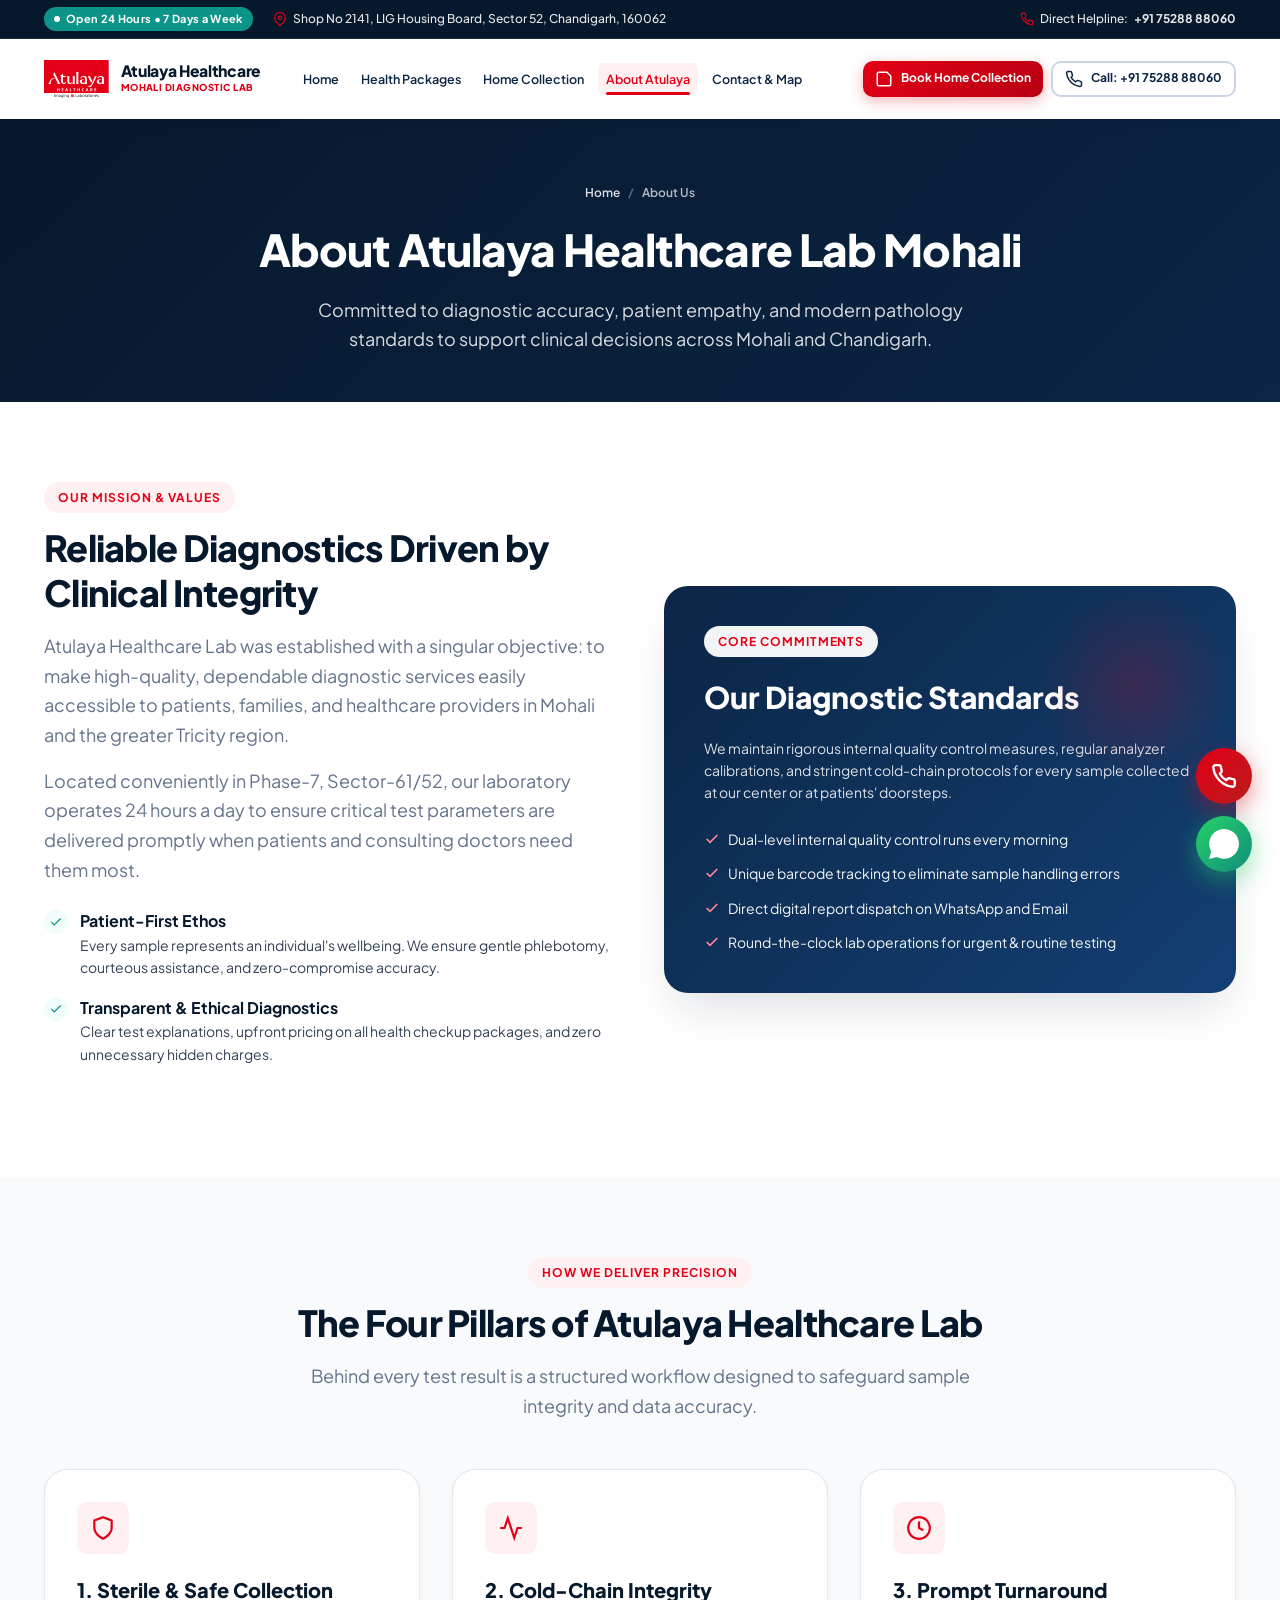
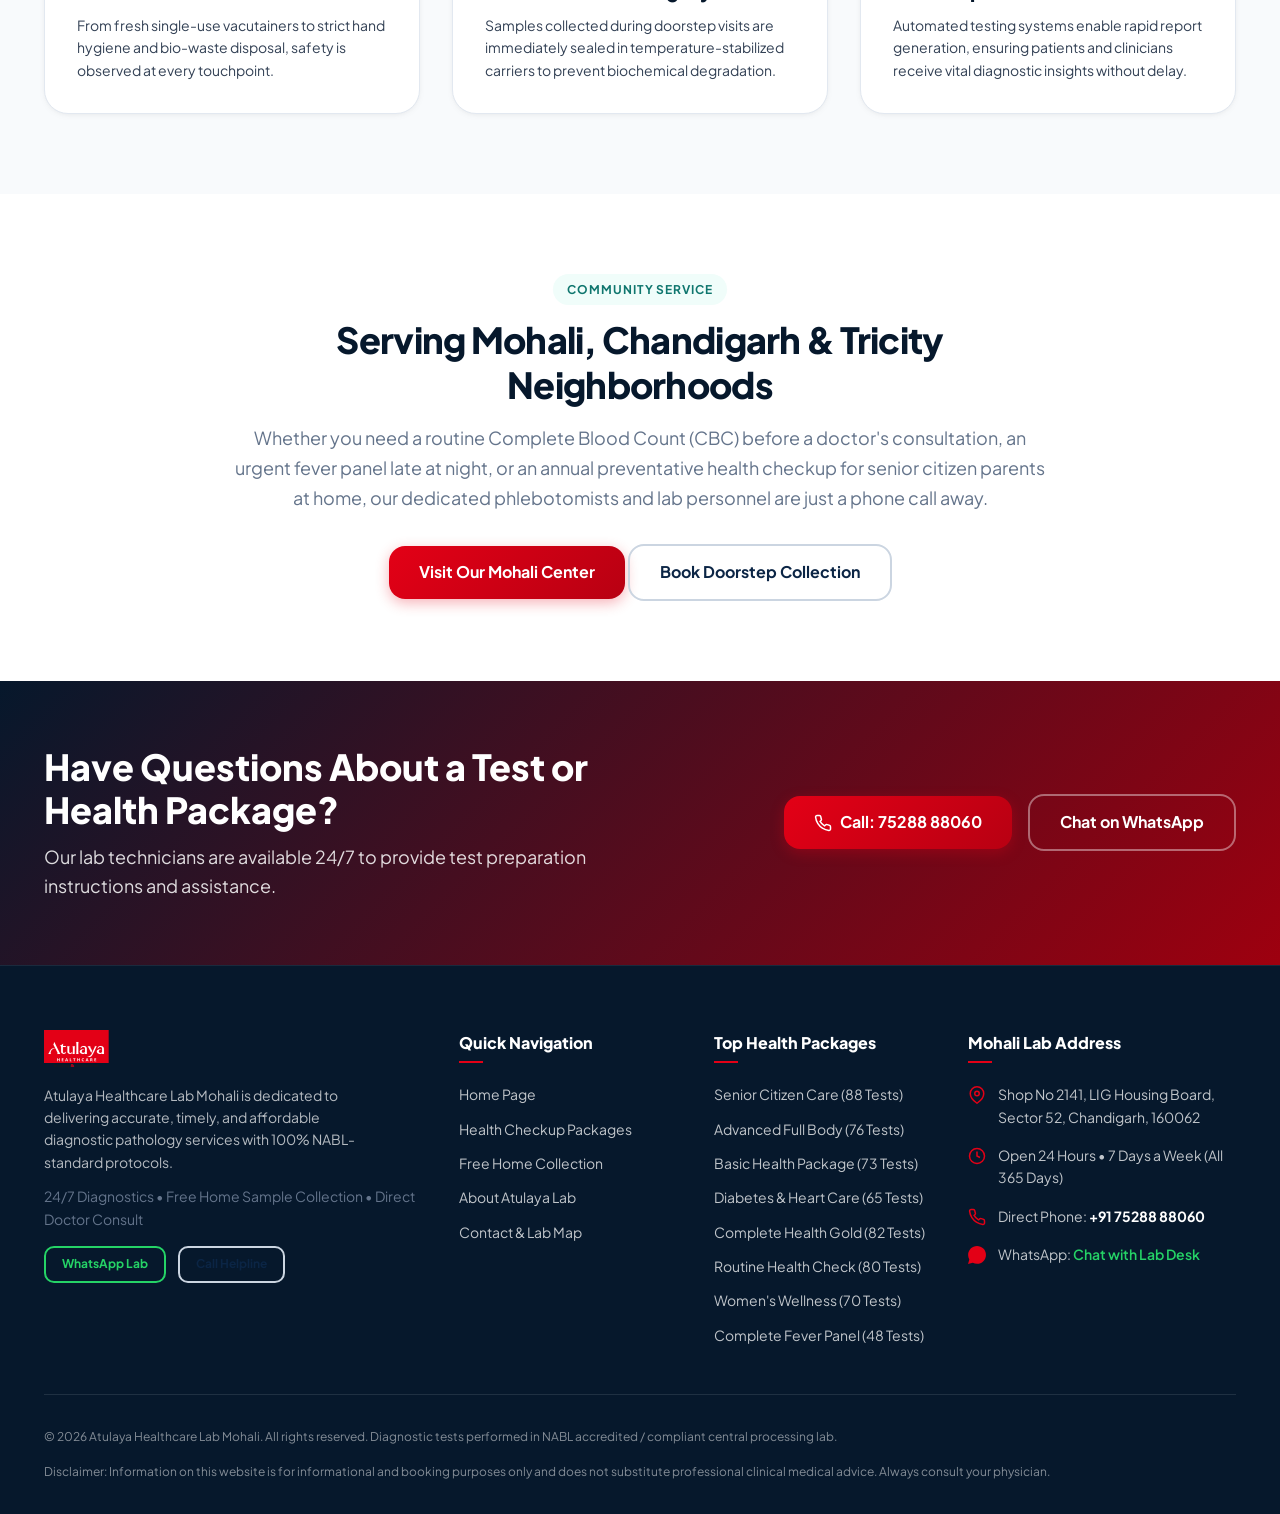
<file: about-us/index.html>
<!DOCTYPE html>
<html lang="en">
<head>
  <meta charset="UTF-8">
  <meta name="viewport" content="width=device-width, initial-scale=1.0">
  <title>About Us | Atulaya Healthcare Lab Mohali | Quality Pathology & Diagnostics</title>
  <meta name="description" content="Learn about Atulaya Healthcare Lab in Mohali. Dedicated to diagnostic accuracy, patient safety, automated pathology workflows, and reliable 24/7 healthcare testing across Punjab & Chandigarh.">
  <meta name="keywords" content="About Atulaya Healthcare Mohali, pathology laboratory standards, diagnostic center Phase 7 Mohali, clinical pathology Chandigarh">
  <link rel="canonical" href="https://www.atulayahealthcaremohali.com/about-us/">
  
  <!-- Open Graph -->
  <meta property="og:type" content="article">
  <meta property="og:title" content="About Atulaya Healthcare Lab Mohali | Diagnostic Precision">
  <meta property="og:description" content="Discover our commitment to quality, patient-first diagnostic care, and 24/7 laboratory operations in Mohali.">
  <meta property="og:image" content="../images/Atulaya_Logo.svg">
  <meta property="og:url" content="https://www.atulayahealthcaremohali.com/about-us/">
  
  <!-- Favicon -->
  <link rel="icon" type="image/webp" href="../images/atulaya-favicon.webp">
  
  <!-- Google Fonts: Plus Jakarta Sans -->
  <link rel="preconnect" href="https://fonts.googleapis.com">
  <link rel="preconnect" href="https://fonts.gstatic.com" crossorigin>
  <link href="https://fonts.googleapis.com/css2?family=Plus+Jakarta+Sans:wght@400;500;600;700;800&display=swap" rel="stylesheet">
  
  <!-- Stylesheet -->
  <link rel="stylesheet" href="../css/style.css">

  <!-- Schema.org JSON-LD Breadcrumbs & Organization -->
  <script type="application/ld+json">
  {
    "@context": "https://schema.org",
    "@type": "BreadcrumbList",
    "itemListElement": [
      {
        "@type": "ListItem",
        "position": 1,
        "name": "Home",
        "item": "https://www.atulayahealthcaremohali.com/"
      },
      {
        "@type": "ListItem",
        "position": 2,
        "name": "About Us",
        "item": "https://www.atulayahealthcaremohali.com/about-us/"
      }
    ]
  }
  </script>
</head>
<body>

  <!-- Top Notification & Contact Bar -->
  <aside class="topbar" aria-label="Quick contact information">
    <div class="container">
      <div class="topbar-content">
        <div class="topbar-left">
          <span class="topbar-tag"><span class="pulse-dot"></span> Open 24 Hours • 7 Days a Week</span>
          <span class="topbar-item">
            <svg viewBox="0 0 24 24" fill="none" stroke="currentColor" stroke-width="2">
              <path d="M21 10c0 7-9 13-9 13s-9-6-9-13a9 9 0 0 1 18 0z"></path>
              <circle cx="12" cy="10" r="3"></circle>
            </svg>
            Shop No 2141, LIG Housing Board, Sector 52, Chandigarh, 160062
          </span>
        </div>
        <div class="topbar-right">
          <span class="topbar-item">
            <svg viewBox="0 0 24 24" fill="none" stroke="currentColor" stroke-width="2">
              <path
                d="M22 16.92v3a2 2 0 0 1-2.18 2 19.79 19.79 0 0 1-8.63-3.07 19.5 19.5 0 0 1-6-6 19.79 19.79 0 0 1-3.07-8.67A2 2 0 0 1 4.11 2h3a2 2 0 0 1 2 1.72 12.84 12.84 0 0 0 .7 2.81 2 2 0 0 1-.45 2.11L8.09 9.91a16 16 0 0 0 6 6l1.27-1.27a2 2 0 0 1 2.11-.45 12.84 12.84 0 0 0 2.81.7A2 2 0 0 1 22 16.92z">
              </path>
            </svg>
            Direct Helpline: <a href="tel:7528888060"><strong>+91 75288 88060</strong></a>
          </span>
        </div>
      </div>
    </div>
  </aside>

  <!-- Main Site Navigation Header -->
  <header class="site-header" role="banner">
    <div class="container">
      <div class="header-inner">
        <a href="../" class="brand-logo" aria-label="Atulaya Healthcare Lab Mohali Home">
          <img src="../images/Atulaya_Logo.svg" alt="Atulaya Healthcare Lab Logo" class="brand-logo-img" width="160"
            height="52">
          <div class="brand-title-group">
            <span class="brand-name">Atulaya Healthcare</span>
            <span class="brand-tagline">Mohali Diagnostic Lab</span>
          </div>
        </a>

        <!-- Mobile Quick Action Buttons & Animated Toggle -->
        <div class="header-mobile-actions">
          <a href="https://wa.me/917528888060" target="_blank" rel="noopener noreferrer" class="header-quick-btn wa"
            aria-label="WhatsApp Lab Coordinator">
            <svg viewBox="0 0 24 24" fill="currentColor">
              <path
                d="M.057 24l1.687-6.163c-1.041-1.804-1.588-3.849-1.587-5.946.003-6.556 5.338-11.891 11.893-11.891 3.181.001 6.167 1.24 8.413 3.488 2.245 2.248 3.481 5.236 3.48 8.414-.003 6.557-5.338 11.892-11.893 11.892-1.99-.001-3.951-.5-5.688-1.448l-6.305 1.654z" />
            </svg>
          </a>
          <a href="tel:7528888060" class="header-quick-btn call" aria-label="Call Mohali Lab">
            <svg viewBox="0 0 24 24" fill="none" stroke="currentColor" stroke-width="2.5">
              <path
                d="M22 16.92v3a2 2 0 0 1-2.18 2 19.79 19.79 0 0 1-8.63-3.07 19.5 19.5 0 0 1-6-6 19.79 19.79 0 0 1-3.07-8.67A2 2 0 0 1 4.11 2h3a2 2 0 0 1 2 1.72 12.84 12.84 0 0 0 .7 2.81 2 2 0 0 1-.45 2.11L8.09 9.91a16 16 0 0 0 6 6l1.27-1.27a2 2 0 0 1 2.11-.45 12.84 12.84 0 0 0 2.81.7A2 2 0 0 1 22 16.92z">
              </path>
            </svg>
          </a>
          <button class="mobile-toggle" aria-label="Toggle navigation menu" aria-expanded="false"
            aria-controls="primaryNav">
            <span></span>
            <span></span>
            <span></span>
          </button>
        </div>

        <!-- Slide-Out Mobile Navigation Drawer / Desktop Nav -->
        <nav class="main-nav" id="primaryNav" role="navigation" aria-label="Main Navigation">
          <!-- Mobile Drawer Header -->
          <div class="drawer-header-mobile">
            <div class="drawer-brand-group">
              <span class="drawer-brand-title">Atulaya Healthcare</span>
              <span class="drawer-status-pill">
                <span
                  style="width: 6px; height: 6px; background: #10b981; border-radius: 50%; display: inline-block;"></span>
                24/7 Mohali Lab Active
              </span>
            </div>
            <button type="button" class="drawer-close-btn" aria-label="Close navigation menu">
              <svg width="18" height="18" viewBox="0 0 24 24" fill="none" stroke="currentColor" stroke-width="2.5">
                <line x1="18" y1="6" x2="6" y2="18"></line>
                <line x1="6" y1="6" x2="18" y2="18"></line>
              </svg>
            </button>
          </div>

          <div class="drawer-content-scroll">
            <!-- Mobile 1-Tap WhatsApp Banner -->
            <a href="https://wa.me/917528888060" target="_blank" rel="noopener noreferrer" class="drawer-wa-banner">
              <span>
                <svg viewBox="0 0 24 24" fill="currentColor">
                  <path
                    d="M.057 24l1.687-6.163c-1.041-1.804-1.588-3.849-1.587-5.946.003-6.556 5.338-11.891 11.893-11.891 3.181.001 6.167 1.24 8.413 3.488 2.245 2.248 3.481 5.236 3.48 8.414-.003 6.557-5.338 11.892-11.893 11.892-1.99-.001-3.951-.5-5.688-1.448l-6.305 1.654z" />
                </svg>
                Instant WhatsApp Booking
              </span>
              <svg width="14" height="14" viewBox="0 0 24 24" fill="none" stroke="currentColor" stroke-width="2.5">
                <polyline points="9 18 15 12 9 6"></polyline>
              </svg>
            </a>

            <!-- Navigation Links -->
            <ul class="nav-links">
              <li>
                <a href="../" class="nav-link">
                  <span class="nav-link-icon-box">
                    <svg viewBox="0 0 24 24" fill="none" stroke="currentColor" stroke-width="2">
                      <path d="M3 9l9-7 9 7v11a2 2 0 0 1-2 2H5a2 2 0 0 1-2-2z"></path>
                    </svg>
                  </span>
                  <span>Home</span>
                  <span class="nav-link-arrow">
                    <svg width="14" height="14" viewBox="0 0 24 24" fill="none" stroke="currentColor"
                      stroke-width="2.5">
                      <polyline points="9 18 15 12 9 6"></polyline>
                    </svg>
                  </span>
                </a>
              </li>
              <li>
                <a href="../packages/" class="nav-link">
                  <span class="nav-link-icon-box">
                    <svg viewBox="0 0 24 24" fill="none" stroke="currentColor" stroke-width="2">
                      <path
                        d="M21 16V8a2 2 0 0 0-1-1.73l-7-4a2 2 0 0 0-2 0l-7 4A2 2 0 0 0 3 8v8a2 2 0 0 0 1 1.73l7 4a2 2 0 0 0 2 0l7-4A2 2 0 0 0 21 16z">
                      </path>
                    </svg>
                  </span>
                  <span>Health Packages</span>
                  <span class="nav-link-badge">8 Packages</span>
                  <span class="nav-link-arrow">
                    <svg width="14" height="14" viewBox="0 0 24 24" fill="none" stroke="currentColor"
                      stroke-width="2.5">
                      <polyline points="9 18 15 12 9 6"></polyline>
                    </svg>
                  </span>
                </a>
              </li>
              <li>
                <a href="../home-collection/" class="nav-link">
                  <span class="nav-link-icon-box">
                    <svg viewBox="0 0 24 24" fill="none" stroke="currentColor" stroke-width="2">
                      <path
                        d="M19 14c1.49-1.46 3-3.21 3-5.5A5.5 5.5 0 0 0 16.5 3c-1.76 0-3 .5-4.5 2-1.5-1.5-2.74-2-4.5-2A5.5 5.5 0 0 0 2 8.5c0 2.3 1.5 4.05 3 5.5l7 7Z">
                      </path>
                    </svg>
                  </span>
                  <span>Home Collection</span>
                  <span class="nav-link-badge green">Free Visit</span>
                  <span class="nav-link-arrow">
                    <svg width="14" height="14" viewBox="0 0 24 24" fill="none" stroke="currentColor"
                      stroke-width="2.5">
                      <polyline points="9 18 15 12 9 6"></polyline>
                    </svg>
                  </span>
                </a>
              </li>
              <li>
                <a href="../about-us/" class="nav-link active">
                  <span class="nav-link-icon-box">
                    <svg viewBox="0 0 24 24" fill="none" stroke="currentColor" stroke-width="2">
                      <circle cx="12" cy="12" r="10"></circle>
                      <line x1="12" y1="16" x2="12" y2="12"></line>
                      <line x1="12" y1="8" x2="12.01" y2="8"></line>
                    </svg>
                  </span>
                  <span>About Atulaya</span>
                  <span class="nav-link-arrow">
                    <svg width="14" height="14" viewBox="0 0 24 24" fill="none" stroke="currentColor"
                      stroke-width="2.5">
                      <polyline points="9 18 15 12 9 6"></polyline>
                    </svg>
                  </span>
                </a>
              </li>
              <li>
                <a href="../contact-us/" class="nav-link">
                  <span class="nav-link-icon-box">
                    <svg viewBox="0 0 24 24" fill="none" stroke="currentColor" stroke-width="2">
                      <path d="M21 10c0 7-9 13-9 13s-9-6-9-13a9 9 0 0 1 18 0z"></path>
                      <circle cx="12" cy="10" r="3"></circle>
                    </svg>
                  </span>
                  <span>Contact & Map</span>
                  <span class="nav-link-arrow">
                    <svg width="14" height="14" viewBox="0 0 24 24" fill="none" stroke="currentColor"
                      stroke-width="2.5">
                      <polyline points="9 18 15 12 9 6"></polyline>
                    </svg>
                  </span>
                </a>
              </li>
            </ul>

            <!-- Fast Action Booking Buttons -->
            <div class="header-cta">
              <button type="button" class="btn btn-primary" data-open-modal data-service="Home Sample Collection">
                <svg class="btn-icon" viewBox="0 0 24 24" fill="none" stroke="currentColor" stroke-width="2">
                  <path d="M19 21H5a2 2 0 0 1-2-2V5a2 2 0 0 1 2-2h11l5 5v11a2 2 0 0 1-2 2z"></path>
                </svg>
                Book Home Collection
              </button>
              <a href="tel:7528888060" class="btn btn-outline">
                <svg class="btn-icon" viewBox="0 0 24 24" fill="none" stroke="currentColor" stroke-width="2">
                  <path
                    d="M22 16.92v3a2 2 0 0 1-2.18 2 19.79 19.79 0 0 1-8.63-3.07 19.5 19.5 0 0 1-6-6 19.79 19.79 0 0 1-3.07-8.67A2 2 0 0 1 4.11 2h3a2 2 0 0 1 2 1.72 12.84 12.84 0 0 0 .7 2.81 2 2 0 0 1-.45 2.11L8.09 9.91a16 16 0 0 0 6 6l1.27-1.27a2 2 0 0 1 2.11-.45 12.84 12.84 0 0 0 2.81.7A2 2 0 0 1 22 16.92z">
                  </path>
                </svg>
                Call: +91 75288 88060
              </a>
            </div>

            <!-- Drawer Footer Trust & Contact -->
            <div class="drawer-footer-card">
              <span class="drawer-footer-title">24/7 Mohali Lab Helpline</span>
              <a href="tel:7528888060" class="drawer-helpline-link">
                <svg viewBox="0 0 24 24" fill="currentColor">
                  <path
                    d="M22 16.92v3a2 2 0 0 1-2.18 2 19.79 19.79 0 0 1-8.63-3.07 19.5 19.5 0 0 1-6-6 19.79 19.79 0 0 1-3.07-8.67A2 2 0 0 1 4.11 2h3a2 2 0 0 1 2 1.72 12.84 12.84 0 0 0 .7 2.81 2 2 0 0 1-.45 2.11L8.09 9.91a16 16 0 0 0 6 6l1.27-1.27a2 2 0 0 1 2.11-.45 12.84 12.84 0 0 0 2.81.7A2 2 0 0 1 22 16.92z">
                  </path>
                </svg>
                +91 75288 88060
              </a>
              <span class="drawer-address-text">
                📍 Shop No 2141, LIG Housing Board, Sector 52, Chandigarh, 160062
              </span>
            </div>
          </div>
        </nav>
      </div>
    </div>
  </header>

  <!-- Inner Page Hero -->
  <main id="main-content">
    <section class="inner-hero" aria-label="About Us Header">
      <div class="container">
        <nav class="breadcrumb" aria-label="Breadcrumb">
          <a href="../index.html">Home</a>
          <span class="breadcrumb-separator">/</span>
          <span>About Us</span>
        </nav>
        <h1 class="inner-hero-title">About Atulaya Healthcare Lab Mohali</h1>
        <p class="inner-hero-desc">
          Committed to diagnostic accuracy, patient empathy, and modern pathology standards to support clinical decisions across Mohali and Chandigarh.
        </p>
      </div>
    </section>

    <!-- Brand Narrative Section -->
    <section class="section" aria-label="Our Story and Mission">
      <div class="container">
        <div class="spotlight-grid">
          <div>
            <span class="section-badge">Our Mission & Values</span>
            <h2 class="section-title">Reliable Diagnostics Driven by Clinical Integrity</h2>
            <p class="section-desc" style="margin-bottom: var(--space-4);">
              Atulaya Healthcare Lab was established with a singular objective: to make high-quality, dependable diagnostic services easily accessible to patients, families, and healthcare providers in Mohali and the greater Tricity region.
            </p>
            <p class="section-desc" style="margin-bottom: var(--space-6);">
              Located conveniently in Phase-7, Sector-61/52, our laboratory operates 24 hours a day to ensure critical test parameters are delivered promptly when patients and consulting doctors need them most.
            </p>
            
            <div class="spotlight-bullets">
              <div class="bullet-item">
                <div class="bullet-icon">
                  <svg viewBox="0 0 24 24" fill="none" stroke="currentColor" stroke-width="2"><polyline points="20 6 9 17 4 12"></polyline></svg>
                </div>
                <div class="bullet-text">
                  <strong>Patient-First Ethos</strong>
                  <p>Every sample represents an individual's wellbeing. We ensure gentle phlebotomy, courteous assistance, and zero-compromise accuracy.</p>
                </div>
              </div>
              <div class="bullet-item">
                <div class="bullet-icon">
                  <svg viewBox="0 0 24 24" fill="none" stroke="currentColor" stroke-width="2"><polyline points="20 6 9 17 4 12"></polyline></svg>
                </div>
                <div class="bullet-text">
                  <strong>Transparent & Ethical Diagnostics</strong>
                  <p>Clear test explanations, upfront pricing on all health checkup packages, and zero unnecessary hidden charges.</p>
                </div>
              </div>
            </div>
          </div>

          <!-- Quality Highlight Box -->
          <div class="spotlight-box">
            <span class="section-badge white" style="margin-bottom: var(--space-4);">Core Commitments</span>
            <h3 style="font-size: var(--font-size-2xl); font-weight: 800; margin-bottom: var(--space-4); color: #fff;">
              Our Diagnostic Standards
            </h3>
            <p style="color: rgba(255, 255, 255, 0.85); font-size: var(--font-size-sm); margin-bottom: var(--space-6); line-height: 1.6;">
              We maintain rigorous internal quality control measures, regular analyzer calibrations, and stringent cold-chain protocols for every sample collected at our center or at patients' doorsteps.
            </p>
            <ul style="display: flex; flex-direction: column; gap: var(--space-3); color: rgba(255, 255, 255, 0.95); font-size: var(--font-size-sm);">
              <li style="display: flex; align-items: center; gap: 8px;">
                <svg width="16" height="16" viewBox="0 0 24 24" fill="none" stroke="#ff8592" stroke-width="2.5"><polyline points="20 6 9 17 4 12"></polyline></svg>
                Dual-level internal quality control runs every morning
              </li>
              <li style="display: flex; align-items: center; gap: 8px;">
                <svg width="16" height="16" viewBox="0 0 24 24" fill="none" stroke="#ff8592" stroke-width="2.5"><polyline points="20 6 9 17 4 12"></polyline></svg>
                Unique barcode tracking to eliminate sample handling errors
              </li>
              <li style="display: flex; align-items: center; gap: 8px;">
                <svg width="16" height="16" viewBox="0 0 24 24" fill="none" stroke="#ff8592" stroke-width="2.5"><polyline points="20 6 9 17 4 12"></polyline></svg>
                Direct digital report dispatch on WhatsApp and Email
              </li>
              <li style="display: flex; align-items: center; gap: 8px;">
                <svg width="16" height="16" viewBox="0 0 24 24" fill="none" stroke="#ff8592" stroke-width="2.5"><polyline points="20 6 9 17 4 12"></polyline></svg>
                Round-the-clock lab operations for urgent & routine testing
              </li>
            </ul>
          </div>
        </div>
      </div>
    </section>

    <!-- Pillars of Excellence -->
    <section class="section section-alt" aria-label="Quality Pillars">
      <div class="container">
        <div class="section-header text-center">
          <span class="section-badge">How We Deliver Precision</span>
          <h2 class="section-title">The Four Pillars of Atulaya Healthcare Lab</h2>
          <p class="section-desc">
            Behind every test result is a structured workflow designed to safeguard sample integrity and data accuracy.
          </p>
        </div>

        <div class="why-us-grid">
          <div class="why-card">
            <div class="why-icon">
              <svg viewBox="0 0 24 24" fill="none" stroke="currentColor" stroke-width="2"><path d="M12 22s8-4 8-10V5l-8-3-8 3v7c0 6 8 10 8 10z"></path></svg>
            </div>
            <h3 class="why-title">1. Sterile & Safe Collection</h3>
            <p class="why-desc">
              From fresh single-use vacutainers to strict hand hygiene and bio-waste disposal, safety is observed at every touchpoint.
            </p>
          </div>

          <div class="why-card">
            <div class="why-icon">
              <svg viewBox="0 0 24 24" fill="none" stroke="currentColor" stroke-width="2"><polyline points="22 12 18 12 15 21 9 3 6 12 2 12"></polyline></svg>
            </div>
            <h3 class="why-title">2. Cold-Chain Integrity</h3>
            <p class="why-desc">
              Samples collected during doorstep visits are immediately sealed in temperature-stabilized carriers to prevent biochemical degradation.
            </p>
          </div>

          <div class="why-card">
            <div class="why-icon">
              <svg viewBox="0 0 24 24" fill="none" stroke="currentColor" stroke-width="2"><circle cx="12" cy="12" r="10"></circle><polyline points="12 6 12 12 16 14"></polyline></svg>
            </div>
            <h3 class="why-title">3. Prompt Turnaround</h3>
            <p class="why-desc">
              Automated testing systems enable rapid report generation, ensuring patients and clinicians receive vital diagnostic insights without delay.
            </p>
          </div>
        </div>
      </div>
    </section>

    <!-- Local Community Connection -->
    <section class="section" aria-label="Local Community Role">
      <div class="container text-center" style="max-width: 860px; margin: 0 auto;">
        <span class="section-badge teal">Community Service</span>
        <h2 class="section-title">Serving Mohali, Chandigarh & Tricity Neighborhoods</h2>
        <p class="section-desc" style="margin-bottom: var(--space-8);">
          Whether you need a routine Complete Blood Count (CBC) before a doctor's consultation, an urgent fever panel late at night, or an annual preventative health checkup for senior citizen parents at home, our dedicated phlebotomists and lab personnel are just a phone call away.
        </p>
        <div class="hero-actions" style="justify-content: center;">
          <a href="../contact-us/index.html" class="btn btn-primary btn-lg">
            Visit Our Mohali Center
          </a>
          <button class="btn btn-outline btn-lg" data-open-modal data-service="Home Blood Sample Collection">
            Book Doorstep Collection
          </button>
        </div>
      </div>
    </section>

    <!-- Callout Strip -->
    <section class="cta-strip" aria-label="Book appointment callout">
      <div class="container">
        <div class="cta-box">
          <div class="cta-text">
            <h2 class="cta-title">Have Questions About a Test or Health Package?</h2>
            <p class="cta-subtitle">Our lab technicians are available 24/7 to provide test preparation instructions and assistance.</p>
          </div>
          <div class="cta-actions">
            <a href="tel:7528888060" class="btn btn-primary btn-lg">
              <svg class="btn-icon" viewBox="0 0 24 24" fill="none" stroke="currentColor" stroke-width="2"><path d="M22 16.92v3a2 2 0 0 1-2.18 2 19.79 19.79 0 0 1-8.63-3.07 19.5 19.5 0 0 1-6-6 19.79 19.79 0 0 1-3.07-8.67A2 2 0 0 1 4.11 2h3a2 2 0 0 1 2 1.72 12.84 12.84 0 0 0 .7 2.81 2 2 0 0 1-.45 2.11L8.09 9.91a16 16 0 0 0 6 6l1.27-1.27a2 2 0 0 1 2.11-.45 12.84 12.84 0 0 0 2.81.7A2 2 0 0 1 22 16.92z"></path></svg>
              Call: 75288 88060
            </a>
            <a href="https://wa.me/917528888060" target="_blank" rel="noopener noreferrer" class="btn btn-outline-white btn-lg">
              Chat on WhatsApp
            </a>
          </div>
        </div>
      </div>
    </section>
  </main>

  <!-- Site Footer -->
  <footer class="site-footer" role="contentinfo">
    <div class="container">
      <div class="footer-grid">
        <!-- Col 1: Brand Info -->
        <div class="footer-brand">
          <a href="../" class="brand-logo" style="margin-bottom: var(--space-3);">
            <img src="../images/Atulaya_Logo.svg" alt="Atulaya Healthcare Lab" class="brand-logo-img" width="160"
              height="52">
          </a>
          <p>
            Atulaya Healthcare Lab Mohali is dedicated to delivering accurate, timely, and affordable diagnostic
            pathology services with 100% NABL-standard protocols.
          </p>
          <div class="footer-tagline"
            style="margin-top: var(--space-3); font-size: var(--font-size-sm); color: var(--text-muted);">
            24/7 Diagnostics • Free Home Sample Collection • Direct Doctor Consult
          </div>
          <div style="margin-top: var(--space-4); display: flex; gap: var(--space-3);">
            <a href="https://wa.me/917528888060" target="_blank" rel="noopener noreferrer" class="btn btn-outline btn-sm"
              style="border-color: #25d366; color: #25d366;">
              WhatsApp Lab
            </a>
            <a href="tel:7528888060" class="btn btn-outline btn-sm">
              Call Helpline
            </a>
          </div>
        </div>

        <!-- Col 2: Quick Links -->
        <div>
          <h4 class="footer-heading">Quick Navigation</h4>
          <ul class="footer-links">
            <li><a href="../">Home Page</a></li>
            <li><a href="../packages/">Health Checkup Packages</a></li>
            <li><a href="../home-collection/">Free Home Collection</a></li>
            <li><a href="../about-us/">About Atulaya Lab</a></li>
            <li><a href="../contact-us/">Contact & Lab Map</a></li>
          </ul>
        </div>

        <!-- Col 3: Test Categories -->
        <div>
          <h4 class="footer-heading">Top Health Packages</h4>
          <ul class="footer-links">
            <li><a href="../packages/senior-citizen/">Senior Citizen Care (88 Tests)</a></li>
            <li><a href="../packages/advanced-full-body/">Advanced Full Body (76 Tests)</a></li>
            <li><a href="../packages/basic-health/">Basic Health Package (73 Tests)</a></li>
            <li><a href="../packages/diabetes-heart/">Diabetes & Heart Care (65 Tests)</a></li>
            <li><a href="../packages/complete-full-body/">Complete Health Gold (82 Tests)</a></li>
            <li><a href="../packages/routine-health/">Routine Health Check (80 Tests)</a></li>
            <li><a href="../packages/womens-wellness/">Women's Wellness (70 Tests)</a></li>
            <li><a href="../packages/fever-panel/">Complete Fever Panel (48 Tests)</a></li>
          </ul>
        </div>

        <!-- Col 4: Lab Address & Hours -->
        <div>
          <h4 class="footer-heading">Mohali Lab Address</h4>
          <div class="footer-contact-item">
            <svg viewBox="0 0 24 24" fill="none" stroke="currentColor" stroke-width="2">
              <path d="M21 10c0 7-9 13-9 13s-9-6-9-13a9 9 0 0 1 18 0z"></path>
              <circle cx="12" cy="10" r="3"></circle>
            </svg>
            <span>Shop No 2141, LIG Housing Board, Sector 52, Chandigarh, 160062</span>
          </div>
          <div class="footer-contact-item">
            <svg viewBox="0 0 24 24" fill="none" stroke="currentColor" stroke-width="2">
              <circle cx="12" cy="12" r="10"></circle>
              <polyline points="12 6 12 12 16 14"></polyline>
            </svg>
            <span>Open 24 Hours • 7 Days a Week (All 365 Days)</span>
          </div>
          <div class="footer-contact-item">
            <svg viewBox="0 0 24 24" fill="none" stroke="currentColor" stroke-width="2">
              <path
                d="M22 16.92v3a2 2 0 0 1-2.18 2 19.79 19.79 0 0 1-8.63-3.07 19.5 19.5 0 0 1-6-6 19.79 19.79 0 0 1-3.07-8.67A2 2 0 0 1 4.11 2h3a2 2 0 0 1 2 1.72 12.84 12.84 0 0 0 .7 2.81 2 2 0 0 1-.45 2.11L8.09 9.91a16 16 0 0 0 6 6l1.27-1.27a2 2 0 0 1 2.11-.45 12.84 12.84 0 0 0 2.81.7A2 2 0 0 1 22 16.92z">
              </path>
            </svg>
            <span>Direct Phone: <a href="tel:7528888060" style="color: #fff; font-weight: 700;">+91 75288 88060</a></span>
          </div>
          <div class="footer-contact-item">
            <svg viewBox="0 0 24 24" fill="currentColor">
              <path
                d="M.057 24l1.687-6.163c-1.041-1.804-1.588-3.849-1.587-5.946.003-6.556 5.338-11.891 11.893-11.891 3.181.001 6.167 1.24 8.413 3.488 2.245 2.248 3.481 5.236 3.48 8.414-.003 6.557-5.338 11.892-11.893 11.892-1.99-.001-3.951-.5-5.688-1.448l-6.305 1.654z" />
            </svg>
            <span>WhatsApp: <a href="https://wa.me/917528888060" target="_blank" rel="noopener noreferrer"
                style="color: #25d366; font-weight: 600;">Chat with Lab Desk</a></span>
          </div>
        </div>
      </div>

      <div class="footer-bottom">
        <p class="copyright">
          &copy; 2026 Atulaya Healthcare Lab Mohali. All rights reserved. Diagnostic tests performed in NABL accredited /
          compliant central processing lab.
        </p>
        <p class="disclaimer">
          Disclaimer: Information on this website is for informational and booking purposes only and does not substitute
          professional clinical medical advice. Always consult your physician.
        </p>
      </div>
    </div>
  </footer>

  <!-- Mobile Fixed Bottom Sticky Bar -->
  <aside class="mobile-bottom-bar" aria-label="Quick mobile booking actions">
    <a href="tel:7528888060" class="bar-btn call" aria-label="Call Mohali Lab">
      <svg viewBox="0 0 24 24" fill="none" stroke="currentColor" stroke-width="2.5">
        <path
          d="M22 16.92v3a2 2 0 0 1-2.18 2 19.79 19.79 0 0 1-8.63-3.07 19.5 19.5 0 0 1-6-6 19.79 19.79 0 0 1-3.07-8.67A2 2 0 0 1 4.11 2h3a2 2 0 0 1 2 1.72 12.84 12.84 0 0 0 .7 2.81 2 2 0 0 1-.45 2.11L8.09 9.91a16 16 0 0 0 6 6l1.27-1.27a2 2 0 0 1 2.11-.45 12.84 12.84 0 0 0 2.81.7A2 2 0 0 1 22 16.92z">
        </path>
      </svg>
      <span>Call Lab</span>
    </a>
    <button type="button" class="bar-btn book" data-open-modal data-service="Home Sample Collection">
      <svg viewBox="0 0 24 24" fill="none" stroke="currentColor" stroke-width="2.5">
        <path d="M19 21H5a2 2 0 0 1-2-2V5a2 2 0 0 1 2-2h11l5 5v11a2 2 0 0 1-2 2z"></path>
      </svg>
      <span>Book Home Sample</span>
    </button>
    <a href="https://wa.me/917528888060?text=Hello%20Atulaya%20Lab,%20I%20want%20to%20book%20a%20health%20package."
      target="_blank" rel="noopener noreferrer" class="bar-btn whatsapp" aria-label="WhatsApp Lab Coordinator">
      <svg viewBox="0 0 24 24" fill="currentColor">
        <path
          d="M.057 24l1.687-6.163c-1.041-1.804-1.588-3.849-1.587-5.946.003-6.556 5.338-11.891 11.893-11.891 3.181.001 6.167 1.24 8.413 3.488 2.245 2.248 3.481 5.236 3.48 8.414-.003 6.557-5.338 11.892-11.893 11.892-1.99-.001-3.951-.5-5.688-1.448l-6.305 1.654z" />
      </svg>
      <span>WhatsApp</span>
    </a>
  </aside>

  <!-- Global Booking Modal -->
  <div class="modal-overlay" id="bookingModal" role="dialog" aria-modal="true" aria-labelledby="modalTitle">
    <div class="modal-dialog">
      <div class="modal-header">
        <div>
          <h3 class="modal-title" id="modalTitle">Book Home Sample Collection</h3>
          <p class="modal-subtitle">Mohali & Chandigarh Doorstep Phlebotomy Service</p>
        </div>
        <button type="button" class="modal-close" aria-label="Close dialog" data-close-modal>
          <svg viewBox="0 0 24 24" fill="none" stroke="currentColor" stroke-width="2.5">
            <line x1="18" y1="6" x2="6" y2="18"></line>
            <line x1="6" y1="6" x2="18" y2="18"></line>
          </svg>
        </button>
      </div>

      <form id="leadBookingForm" class="modal-form" novalidate>
        <div class="form-group">
          <label for="modalName">Patient Full Name *</label>
          <input type="text" id="modalName" name="patient_name" placeholder="e.g. Gurpreet Singh" required>
        </div>

        <div class="form-row">
          <div class="form-group">
            <label for="modalPhone">Phone Number *</label>
            <input type="tel" id="modalPhone" name="phone_number" placeholder="10-digit mobile" pattern="[0-9]{10}"
              required>
          </div>
          <div class="form-group">
            <label for="modalService">Select Test / Package *</label>
            <select id="modalService" name="selected_service" required>
              <option value="">-- Choose Package / Test --</option>
              <option value="Atulaya Advanced Full Body Checkup (76 Tests - ₹1995)">Advanced Full Body Checkup (76 Tests - ₹1995)</option>
              <option value="Senior Citizen Comprehensive Care (88 Tests - ₹2995)">Senior Citizen Comprehensive Care (88 Tests - ₹2995)</option>
              <option value="Atulaya Basic Health Package (73 Tests - ₹1195)">Basic Health Package (73 Tests - ₹1195)</option>
              <option value="Atulaya Diabetes & Heart Care (65 Tests - ₹1795)">Diabetes & Heart Care (65 Tests - ₹1795)</option>
              <option value="Atulaya Routine Health Package (80 Tests - ₹2495)">Routine Health Package (80 Tests - ₹2495)</option>
              <option value="Atulaya Complete Health Ayushmant Gold (82 Tests - ₹2795)">Complete Health Gold (82 Tests - ₹2795)</option>
              <option value="Atulaya Women's Wellness Profile (70 Tests - ₹2195)">Women's Wellness Profile (70 Tests - ₹2195)</option>
              <option value="Atulaya Complete Fever & Infection Panel (48 Tests - ₹1495)">Complete Fever & Infection Panel (48 Tests - ₹1495)</option>
              <option value="Routine Blood Test (CBC/Thyroid/LFT/Sugar)">Individual Blood Test (CBC / LFT / Thyroid)</option>
              <option value="Other / Prescription Consultation">Other / Doctor Prescription Consultation</option>
            </select>
          </div>
        </div>

        <div class="form-row">
          <div class="form-group">
            <label for="modalDate">Preferred Collection Date</label>
            <input type="date" id="modalDate" name="collection_date">
          </div>
          <div class="form-group">
            <label for="modalTime">Preferred Time Slot</label>
            <select id="modalTime" name="collection_time">
              <option value="06:30 AM - 08:00 AM">06:30 AM - 08:00 AM (Early Fasting)</option>
              <option value="08:00 AM - 10:00 AM">08:00 AM - 10:00 AM (Standard)</option>
              <option value="10:00 AM - 12:00 PM">10:00 AM - 12:00 PM</option>
              <option value="12:00 PM - 03:00 PM">12:00 PM - 03:00 PM (Afternoon)</option>
              <option value="Anytime Urgent (24/7 Dispatch)">Anytime Urgent (24/7 Dispatch)</option>
            </select>
          </div>
        </div>

        <div class="form-group">
          <label for="modalAddress">Collection Address (Sector / Colony) *</label>
          <textarea id="modalAddress" name="patient_address" rows="2"
            placeholder="House / Flat No., Sector or Landmark, Mohali / Chandigarh" required></textarea>
        </div>

        <button type="submit" class="btn btn-primary" style="width: 100%; padding: 14px; margin-top: var(--space-2);">
          Confirm Test Booking Request
        </button>

        <div class="form-guarantee">
          <svg viewBox="0 0 24 24" fill="none" stroke="currentColor" stroke-width="2">
            <path d="M12 22s8-4 8-10V5l-8-3-8 3v7c0 6 8 10 8 10z"></path>
          </svg>
          Direct lab confirmation • No spam guarantee • 100% NABL Quality
        </div>
      </form>
    </div>
  </div>

    <!-- Floating Direct Quick Contact Action Buttons -->
  <aside class="floating-actions-wrap" aria-label="Quick Contact Floating Actions">
    <a href="tel:7528888060" class="floating-action-btn floating-call-btn" aria-label="Call Atulaya Lab +91 75288 88060">
      <svg viewBox="0 0 24 24" fill="none" stroke="currentColor" stroke-width="2.2" stroke-linecap="round" stroke-linejoin="round">
        <path d="M22 16.92v3a2 2 0 0 1-2.18 2 19.79 19.79 0 0 1-8.63-3.07 19.5 19.5 0 0 1-6-6 19.79 19.79 0 0 1-3.07-8.67A2 2 0 0 1 4.11 2h3a2 2 0 0 1 2 1.72 12.84 12.84 0 0 0 .7 2.81 2 2 0 0 1-.45 2.11L8.09 9.91a16 16 0 0 0 6 6l1.27-1.27a2 2 0 0 1 2.11-.45 12.84 12.84 0 0 0 2.81.7A2 2 0 0 1 22 16.92z"></path>
      </svg>
      <span class="floating-tooltip">Call: +91 75288 88060</span>
    </a>
    <a href="https://wa.me/917528888060?text=Hello%20Atulaya%20Healthcare%20Lab%20Mohali,%20I%20would%20like%20to%20inquire%20about%20blood%20tests%20and%20home%20sample%20collection." target="_blank" rel="noopener noreferrer" class="floating-action-btn floating-whatsapp-btn" aria-label="WhatsApp Atulaya Lab">
      <svg viewBox="0 0 24 24" fill="currentColor">
        <path d="M.057 24l1.687-6.163c-1.041-1.804-1.588-3.849-1.587-5.946.003-6.556 5.338-11.891 11.893-11.891 3.181.001 6.167 1.24 8.413 3.488 2.245 2.248 3.481 5.236 3.48 8.414-.003 6.557-5.338 11.892-11.893 11.892-1.99-.001-3.951-.5-5.688-1.448l-6.305 1.654z"/>
      </svg>
      <span class="floating-tooltip">Chat on WhatsApp</span>
    </a>
  </aside>

  <!-- Main JavaScript File -->
  <script src="../js/main.js"></script>
</body>
</html>
</file>
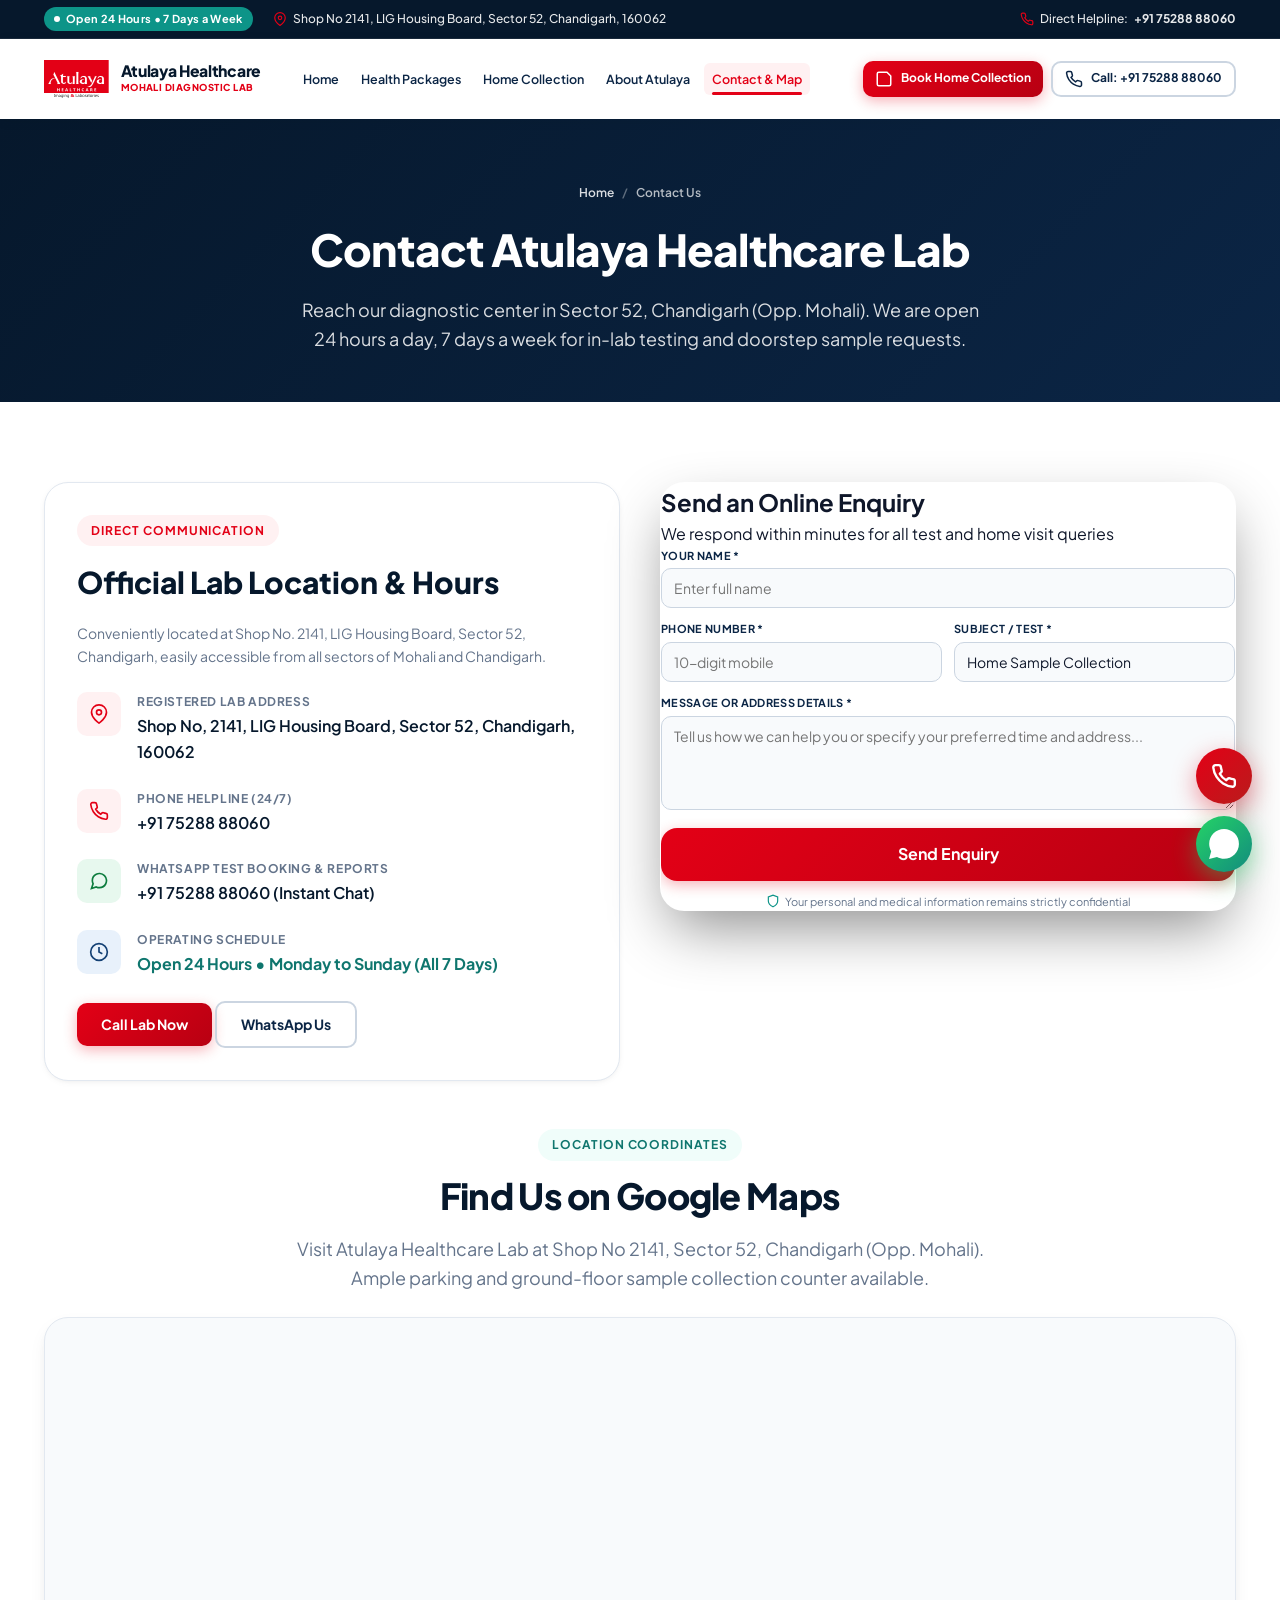
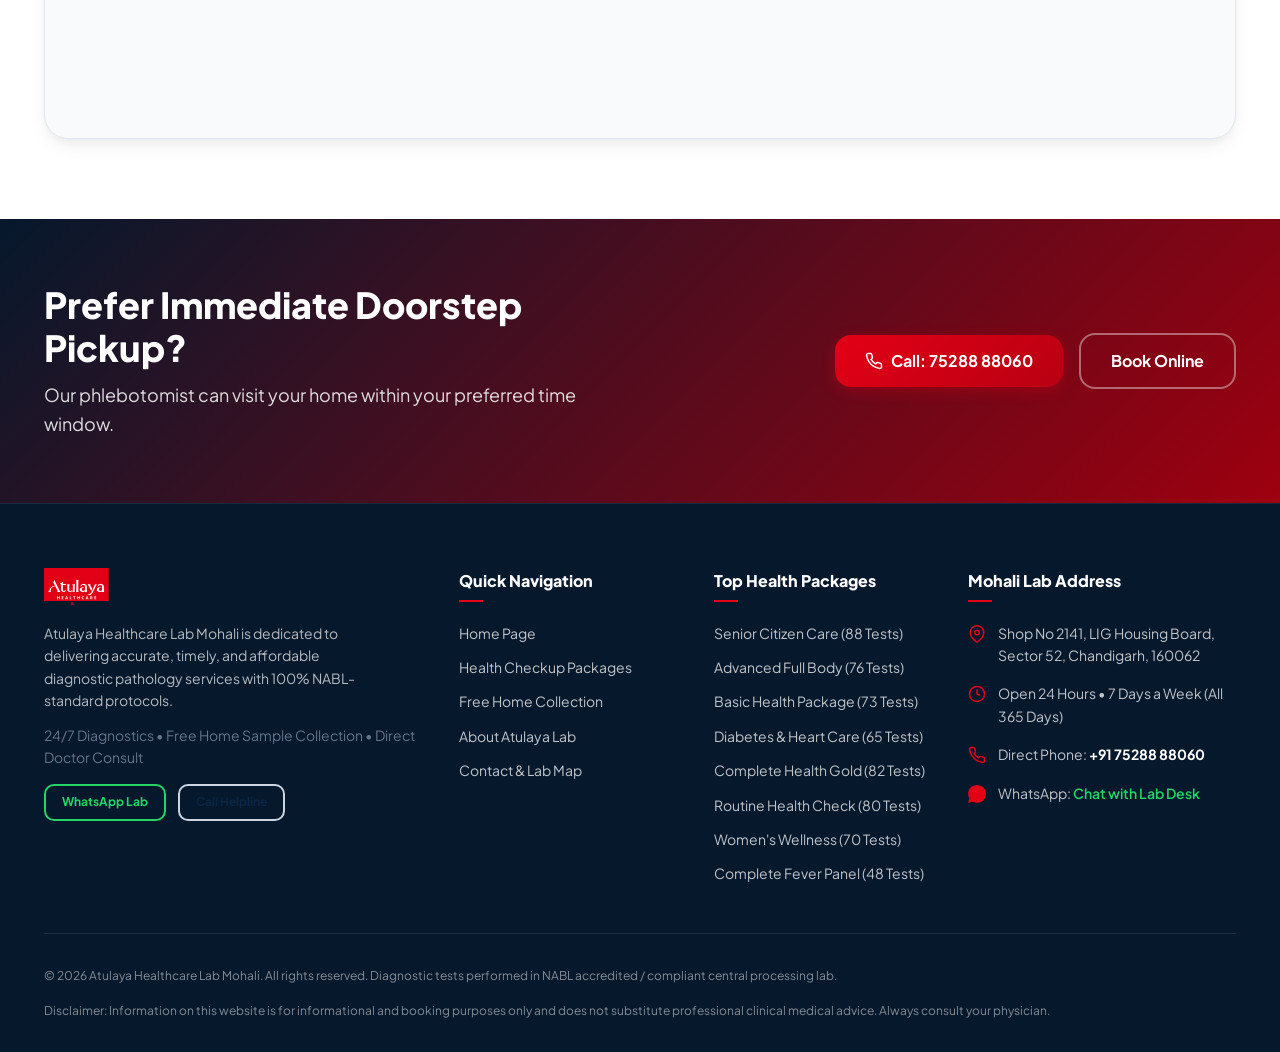
<file: contact-us/index.html>
<!DOCTYPE html>
<html lang="en">
<head>
  <meta charset="UTF-8">
  <meta name="viewport" content="width=device-width, initial-scale=1.0">
  <title>Contact Atulaya Healthcare Lab Mohali | 24/7 Diagnostics & Map</title>
  <meta name="description" content="Contact Atulaya Healthcare Lab at Shop No 2141, LIG Housing Board, Sector 52, Chandigarh. Call +91 75288 88060 for 24/7 diagnostic blood tests, report collection, and doorstep sample bookings.">
  <meta name="keywords" content="contact Atulaya lab Chandigarh, Atulaya Healthcare address Sector 52, pathology lab phone number Mohali Chandigarh, diagnostic center Sector 52 Chandigarh">
  <link rel="canonical" href="https://www.atulayahealthcaremohali.com/contact-us/">
  
  <!-- Open Graph -->
  <meta property="og:type" content="place">
  <meta property="og:title" content="Contact Atulaya Healthcare Lab Mohali | 24/7 Diagnostic Center">
  <meta property="og:description" content="Visit our Sector 52 Chandigarh diagnostic center or call +91 75288 88060 for doorstep home blood sample collections across Mohali & Chandigarh.">
  <meta property="og:image" content="../images/Atulaya_Logo.svg">
  <meta property="og:url" content="https://www.atulayahealthcaremohali.com/contact-us/">
  
  <!-- Favicon -->
  <link rel="icon" type="image/webp" href="../images/atulaya-favicon.webp">
  
  <!-- Google Fonts: Plus Jakarta Sans -->
  <link rel="preconnect" href="https://fonts.googleapis.com">
  <link rel="preconnect" href="https://fonts.gstatic.com" crossorigin>
  <link href="https://fonts.googleapis.com/css2?family=Plus+Jakarta+Sans:wght@400;500;600;700;800&display=swap" rel="stylesheet">
  
  <!-- Stylesheet -->
  <link rel="stylesheet" href="../css/style.css">

  <!-- Schema.org JSON-LD Breadcrumbs & LocalBusiness -->
  <script type="application/ld+json">
  {
    "@context": "https://schema.org",
    "@type": "MedicalBusiness",
    "name": "Atulaya Healthcare Lab",
    "image": "https://www.atulayahealthcaremohali.com/images/Atulaya_Logo.svg",
    "url": "https://www.atulayahealthcaremohali.com/contact-us/",
    "telephone": "+917528888060",
    "address": {
      "@type": "PostalAddress",
      "streetAddress": "Shop No 2141, LIG Housing Board, Sector 52",
      "addressLocality": "Chandigarh",
      "addressRegion": "Chandigarh",
      "postalCode": "160062",
      "addressCountry": "IN"
    },
    "geo": {
      "@type": "GeoCoordinates",
      "latitude": 30.706419757489716,
      "longitude": 76.715
    },
    "openingHoursSpecification": [
      {
        "@type": "OpeningHoursSpecification",
        "dayOfWeek": ["Monday", "Tuesday", "Wednesday", "Thursday", "Friday", "Saturday", "Sunday"],
        "opens": "00:00",
        "closes": "23:59"
      }
    ]
  }
  </script>
</head>
<body>

  <!-- Top Notification & Contact Bar -->
  <aside class="topbar" aria-label="Quick contact information">
    <div class="container">
      <div class="topbar-content">
        <div class="topbar-left">
          <span class="topbar-tag"><span class="pulse-dot"></span> Open 24 Hours • 7 Days a Week</span>
          <span class="topbar-item">
            <svg viewBox="0 0 24 24" fill="none" stroke="currentColor" stroke-width="2">
              <path d="M21 10c0 7-9 13-9 13s-9-6-9-13a9 9 0 0 1 18 0z"></path>
              <circle cx="12" cy="10" r="3"></circle>
            </svg>
            Shop No 2141, LIG Housing Board, Sector 52, Chandigarh, 160062
          </span>
        </div>
        <div class="topbar-right">
          <span class="topbar-item">
            <svg viewBox="0 0 24 24" fill="none" stroke="currentColor" stroke-width="2">
              <path
                d="M22 16.92v3a2 2 0 0 1-2.18 2 19.79 19.79 0 0 1-8.63-3.07 19.5 19.5 0 0 1-6-6 19.79 19.79 0 0 1-3.07-8.67A2 2 0 0 1 4.11 2h3a2 2 0 0 1 2 1.72 12.84 12.84 0 0 0 .7 2.81 2 2 0 0 1-.45 2.11L8.09 9.91a16 16 0 0 0 6 6l1.27-1.27a2 2 0 0 1 2.11-.45 12.84 12.84 0 0 0 2.81.7A2 2 0 0 1 22 16.92z">
              </path>
            </svg>
            Direct Helpline: <a href="tel:7528888060"><strong>+91 75288 88060</strong></a>
          </span>
        </div>
      </div>
    </div>
  </aside>

  <!-- Main Site Navigation Header -->
  <header class="site-header" role="banner">
    <div class="container">
      <div class="header-inner">
        <a href="../" class="brand-logo" aria-label="Atulaya Healthcare Lab Mohali Home">
          <img src="../images/Atulaya_Logo.svg" alt="Atulaya Healthcare Lab Logo" class="brand-logo-img" width="160"
            height="52">
          <div class="brand-title-group">
            <span class="brand-name">Atulaya Healthcare</span>
            <span class="brand-tagline">Mohali Diagnostic Lab</span>
          </div>
        </a>

        <!-- Mobile Quick Action Buttons & Animated Toggle -->
        <div class="header-mobile-actions">
          <a href="https://wa.me/917528888060" target="_blank" rel="noopener noreferrer" class="header-quick-btn wa"
            aria-label="WhatsApp Lab Coordinator">
            <svg viewBox="0 0 24 24" fill="currentColor">
              <path
                d="M.057 24l1.687-6.163c-1.041-1.804-1.588-3.849-1.587-5.946.003-6.556 5.338-11.891 11.893-11.891 3.181.001 6.167 1.24 8.413 3.488 2.245 2.248 3.481 5.236 3.48 8.414-.003 6.557-5.338 11.892-11.893 11.892-1.99-.001-3.951-.5-5.688-1.448l-6.305 1.654z" />
            </svg>
          </a>
          <a href="tel:7528888060" class="header-quick-btn call" aria-label="Call Mohali Lab">
            <svg viewBox="0 0 24 24" fill="none" stroke="currentColor" stroke-width="2.5">
              <path
                d="M22 16.92v3a2 2 0 0 1-2.18 2 19.79 19.79 0 0 1-8.63-3.07 19.5 19.5 0 0 1-6-6 19.79 19.79 0 0 1-3.07-8.67A2 2 0 0 1 4.11 2h3a2 2 0 0 1 2 1.72 12.84 12.84 0 0 0 .7 2.81 2 2 0 0 1-.45 2.11L8.09 9.91a16 16 0 0 0 6 6l1.27-1.27a2 2 0 0 1 2.11-.45 12.84 12.84 0 0 0 2.81.7A2 2 0 0 1 22 16.92z">
              </path>
            </svg>
          </a>
          <button class="mobile-toggle" aria-label="Toggle navigation menu" aria-expanded="false"
            aria-controls="primaryNav">
            <span></span>
            <span></span>
            <span></span>
          </button>
        </div>

        <!-- Slide-Out Mobile Navigation Drawer / Desktop Nav -->
        <nav class="main-nav" id="primaryNav" role="navigation" aria-label="Main Navigation">
          <!-- Mobile Drawer Header -->
          <div class="drawer-header-mobile">
            <div class="drawer-brand-group">
              <span class="drawer-brand-title">Atulaya Healthcare</span>
              <span class="drawer-status-pill">
                <span
                  style="width: 6px; height: 6px; background: #10b981; border-radius: 50%; display: inline-block;"></span>
                24/7 Mohali Lab Active
              </span>
            </div>
            <button type="button" class="drawer-close-btn" aria-label="Close navigation menu">
              <svg width="18" height="18" viewBox="0 0 24 24" fill="none" stroke="currentColor" stroke-width="2.5">
                <line x1="18" y1="6" x2="6" y2="18"></line>
                <line x1="6" y1="6" x2="18" y2="18"></line>
              </svg>
            </button>
          </div>

          <div class="drawer-content-scroll">
            <!-- Mobile 1-Tap WhatsApp Banner -->
            <a href="https://wa.me/917528888060" target="_blank" rel="noopener noreferrer" class="drawer-wa-banner">
              <span>
                <svg viewBox="0 0 24 24" fill="currentColor">
                  <path
                    d="M.057 24l1.687-6.163c-1.041-1.804-1.588-3.849-1.587-5.946.003-6.556 5.338-11.891 11.893-11.891 3.181.001 6.167 1.24 8.413 3.488 2.245 2.248 3.481 5.236 3.48 8.414-.003 6.557-5.338 11.892-11.893 11.892-1.99-.001-3.951-.5-5.688-1.448l-6.305 1.654z" />
                </svg>
                Instant WhatsApp Booking
              </span>
              <svg width="14" height="14" viewBox="0 0 24 24" fill="none" stroke="currentColor" stroke-width="2.5">
                <polyline points="9 18 15 12 9 6"></polyline>
              </svg>
            </a>

            <!-- Navigation Links -->
            <ul class="nav-links">
              <li>
                <a href="../" class="nav-link">
                  <span class="nav-link-icon-box">
                    <svg viewBox="0 0 24 24" fill="none" stroke="currentColor" stroke-width="2">
                      <path d="M3 9l9-7 9 7v11a2 2 0 0 1-2 2H5a2 2 0 0 1-2-2z"></path>
                    </svg>
                  </span>
                  <span>Home</span>
                  <span class="nav-link-arrow">
                    <svg width="14" height="14" viewBox="0 0 24 24" fill="none" stroke="currentColor"
                      stroke-width="2.5">
                      <polyline points="9 18 15 12 9 6"></polyline>
                    </svg>
                  </span>
                </a>
              </li>
              <li>
                <a href="../packages/" class="nav-link">
                  <span class="nav-link-icon-box">
                    <svg viewBox="0 0 24 24" fill="none" stroke="currentColor" stroke-width="2">
                      <path
                        d="M21 16V8a2 2 0 0 0-1-1.73l-7-4a2 2 0 0 0-2 0l-7 4A2 2 0 0 0 3 8v8a2 2 0 0 0 1 1.73l7 4a2 2 0 0 0 2 0l7-4A2 2 0 0 0 21 16z">
                      </path>
                    </svg>
                  </span>
                  <span>Health Packages</span>
                  <span class="nav-link-badge">8 Packages</span>
                  <span class="nav-link-arrow">
                    <svg width="14" height="14" viewBox="0 0 24 24" fill="none" stroke="currentColor"
                      stroke-width="2.5">
                      <polyline points="9 18 15 12 9 6"></polyline>
                    </svg>
                  </span>
                </a>
              </li>
              <li>
                <a href="../home-collection/" class="nav-link">
                  <span class="nav-link-icon-box">
                    <svg viewBox="0 0 24 24" fill="none" stroke="currentColor" stroke-width="2">
                      <path
                        d="M19 14c1.49-1.46 3-3.21 3-5.5A5.5 5.5 0 0 0 16.5 3c-1.76 0-3 .5-4.5 2-1.5-1.5-2.74-2-4.5-2A5.5 5.5 0 0 0 2 8.5c0 2.3 1.5 4.05 3 5.5l7 7Z">
                      </path>
                    </svg>
                  </span>
                  <span>Home Collection</span>
                  <span class="nav-link-badge green">Free Visit</span>
                  <span class="nav-link-arrow">
                    <svg width="14" height="14" viewBox="0 0 24 24" fill="none" stroke="currentColor"
                      stroke-width="2.5">
                      <polyline points="9 18 15 12 9 6"></polyline>
                    </svg>
                  </span>
                </a>
              </li>
              <li>
                <a href="../about-us/" class="nav-link">
                  <span class="nav-link-icon-box">
                    <svg viewBox="0 0 24 24" fill="none" stroke="currentColor" stroke-width="2">
                      <circle cx="12" cy="12" r="10"></circle>
                      <line x1="12" y1="16" x2="12" y2="12"></line>
                      <line x1="12" y1="8" x2="12.01" y2="8"></line>
                    </svg>
                  </span>
                  <span>About Atulaya</span>
                  <span class="nav-link-arrow">
                    <svg width="14" height="14" viewBox="0 0 24 24" fill="none" stroke="currentColor"
                      stroke-width="2.5">
                      <polyline points="9 18 15 12 9 6"></polyline>
                    </svg>
                  </span>
                </a>
              </li>
              <li>
                <a href="../contact-us/" class="nav-link active">
                  <span class="nav-link-icon-box">
                    <svg viewBox="0 0 24 24" fill="none" stroke="currentColor" stroke-width="2">
                      <path d="M21 10c0 7-9 13-9 13s-9-6-9-13a9 9 0 0 1 18 0z"></path>
                      <circle cx="12" cy="10" r="3"></circle>
                    </svg>
                  </span>
                  <span>Contact & Map</span>
                  <span class="nav-link-arrow">
                    <svg width="14" height="14" viewBox="0 0 24 24" fill="none" stroke="currentColor"
                      stroke-width="2.5">
                      <polyline points="9 18 15 12 9 6"></polyline>
                    </svg>
                  </span>
                </a>
              </li>
            </ul>

            <!-- Fast Action Booking Buttons -->
            <div class="header-cta">
              <button type="button" class="btn btn-primary" data-open-modal data-service="Home Sample Collection">
                <svg class="btn-icon" viewBox="0 0 24 24" fill="none" stroke="currentColor" stroke-width="2">
                  <path d="M19 21H5a2 2 0 0 1-2-2V5a2 2 0 0 1 2-2h11l5 5v11a2 2 0 0 1-2 2z"></path>
                </svg>
                Book Home Collection
              </button>
              <a href="tel:7528888060" class="btn btn-outline">
                <svg class="btn-icon" viewBox="0 0 24 24" fill="none" stroke="currentColor" stroke-width="2">
                  <path
                    d="M22 16.92v3a2 2 0 0 1-2.18 2 19.79 19.79 0 0 1-8.63-3.07 19.5 19.5 0 0 1-6-6 19.79 19.79 0 0 1-3.07-8.67A2 2 0 0 1 4.11 2h3a2 2 0 0 1 2 1.72 12.84 12.84 0 0 0 .7 2.81 2 2 0 0 1-.45 2.11L8.09 9.91a16 16 0 0 0 6 6l1.27-1.27a2 2 0 0 1 2.11-.45 12.84 12.84 0 0 0 2.81.7A2 2 0 0 1 22 16.92z">
                  </path>
                </svg>
                Call: +91 75288 88060
              </a>
            </div>

            <!-- Drawer Footer Trust & Contact -->
            <div class="drawer-footer-card">
              <span class="drawer-footer-title">24/7 Mohali Lab Helpline</span>
              <a href="tel:7528888060" class="drawer-helpline-link">
                <svg viewBox="0 0 24 24" fill="currentColor">
                  <path
                    d="M22 16.92v3a2 2 0 0 1-2.18 2 19.79 19.79 0 0 1-8.63-3.07 19.5 19.5 0 0 1-6-6 19.79 19.79 0 0 1-3.07-8.67A2 2 0 0 1 4.11 2h3a2 2 0 0 1 2 1.72 12.84 12.84 0 0 0 .7 2.81 2 2 0 0 1-.45 2.11L8.09 9.91a16 16 0 0 0 6 6l1.27-1.27a2 2 0 0 1 2.11-.45 12.84 12.84 0 0 0 2.81.7A2 2 0 0 1 22 16.92z">
                  </path>
                </svg>
                +91 75288 88060
              </a>
              <span class="drawer-address-text">
                📍 Shop No 2141, LIG Housing Board, Sector 52, Chandigarh, 160062
              </span>
            </div>
          </div>
        </nav>
      </div>
    </div>
  </header>

  <!-- Inner Hero -->
  <main id="main-content">
    <section class="inner-hero" aria-label="Contact Header">
      <div class="container">
        <nav class="breadcrumb" aria-label="Breadcrumb">
          <a href="../index.html">Home</a>
          <span class="breadcrumb-separator">/</span>
          <span>Contact Us</span>
        </nav>
        <h1 class="inner-hero-title">Contact Atulaya Healthcare Lab</h1>
        <p class="inner-hero-desc">
          Reach our diagnostic center in Sector 52, Chandigarh (Opp. Mohali). We are open 24 hours a day, 7 days a week for in-lab testing and doorstep sample requests.
        </p>
      </div>
    </section>

    <!-- Main Contact & Location Info -->
    <section class="section" aria-label="Contact Details and Location">
      <div class="container">
        <div class="contact-grid" style="margin-bottom: var(--space-12);">
          <!-- Left: Official Contact Details -->
          <div class="contact-info-card">
            <span class="section-badge">Direct Communication</span>
            <h2 style="font-size: var(--font-size-2xl); font-weight: 800; color: var(--navy-950); margin-bottom: var(--space-4);">
              Official Lab Location & Hours
            </h2>
            <p class="section-desc" style="font-size: var(--font-size-sm); margin-bottom: var(--space-6);">
              Conveniently located at Shop No. 2141, LIG Housing Board, Sector 52, Chandigarh, easily accessible from all sectors of Mohali and Chandigarh.
            </p>

            <div class="contact-detail-list">
              <!-- Address -->
              <div class="contact-detail-item">
                <div class="contact-icon">
                  <svg viewBox="0 0 24 24" fill="none" stroke="currentColor" stroke-width="2"><path d="M21 10c0 7-9 13-9 13s-9-6-9-13a9 9 0 0 1 18 0z"></path><circle cx="12" cy="10" r="3"></circle></svg>
                </div>
                <div class="contact-detail-content">
                  <strong>Registered Lab Address</strong>
                  <p>Shop No, 2141, LIG Housing Board, Sector 52, Chandigarh, 160062</p>
                </div>
              </div>

              <!-- Phone -->
              <div class="contact-detail-item">
                <div class="contact-icon">
                  <svg viewBox="0 0 24 24" fill="none" stroke="currentColor" stroke-width="2"><path d="M22 16.92v3a2 2 0 0 1-2.18 2 19.79 19.79 0 0 1-8.63-3.07 19.5 19.5 0 0 1-6-6 19.79 19.79 0 0 1-3.07-8.67A2 2 0 0 1 4.11 2h3a2 2 0 0 1 2 1.72 12.84 12.84 0 0 0 .7 2.81 2 2 0 0 1-.45 2.11L8.09 9.91a16 16 0 0 0 6 6l1.27-1.27a2 2 0 0 1 2.11-.45 12.84 12.84 0 0 0 2.81.7A2 2 0 0 1 22 16.92z"></path></svg>
                </div>
                <div class="contact-detail-content">
                  <strong>Phone Helpline (24/7)</strong>
                  <p><a href="tel:7528888060">+91 75288 88060</a></p>
                </div>
              </div>

              <!-- WhatsApp -->
              <div class="contact-detail-item">
                <div class="contact-icon" style="background: #e7f8ee; color: #0c7c3d;">
                  <svg viewBox="0 0 24 24" fill="none" stroke="currentColor" stroke-width="2"><path d="M21 11.5a8.38 8.38 0 0 1-.9 3.8 8.5 8.5 0 0 1-7.6 4.7 8.38 8.38 0 0 1-3.8-.9L3 21l1.9-5.7a8.38 8.38 0 0 1-.9-3.8 8.5 8.5 0 0 1 4.7-7.6 8.38 8.38 0 0 1 3.8-.9h.5a8.48 8.48 0 0 1 8 8v.5z"></path></svg>
                </div>
                <div class="contact-detail-content">
                  <strong>WhatsApp Test Booking & Reports</strong>
                  <p><a href="https://wa.me/917528888060" target="_blank" rel="noopener noreferrer">+91 75288 88060 (Instant Chat)</a></p>
                </div>
              </div>

              <!-- Operating Hours -->
              <div class="contact-detail-item">
                <div class="contact-icon" style="background: var(--navy-100); color: var(--navy-800);">
                  <svg viewBox="0 0 24 24" fill="none" stroke="currentColor" stroke-width="2"><circle cx="12" cy="12" r="10"></circle><polyline points="12 6 12 12 16 14"></polyline></svg>
                </div>
                <div class="contact-detail-content">
                  <strong>Operating Schedule</strong>
                  <p style="color: var(--teal-700); font-weight: 700;">Open 24 Hours • Monday to Sunday (All 7 Days)</p>
                </div>
              </div>
            </div>

            <div class="hero-actions" style="margin-top: var(--space-6);">
              <a href="tel:7528888060" class="btn btn-primary">
                Call Lab Now
              </a>
              <a href="https://wa.me/917528888060" target="_blank" rel="noopener noreferrer" class="btn btn-outline">
                WhatsApp Us
              </a>
            </div>
          </div>

          <!-- Right: Send Direct Message Form -->
          <div class="hero-card">
            <div class="hero-card-header">
              <h2 class="hero-card-title">Send an Online Enquiry</h2>
              <div class="hero-card-subtitle">
                We respond within minutes for all test and home visit queries
              </div>
            </div>

            <form class="booking-form" data-ajax-form>
              <div class="form-group">
                <label for="contactName">Your Name *</label>
                <input type="text" id="contactName" name="name" placeholder="Enter full name" required>
              </div>

              <div class="form-row">
                <div class="form-group">
                  <label for="contactPhone">Phone Number *</label>
                  <input type="tel" id="contactPhone" name="phone" placeholder="10-digit mobile" pattern="[0-9]{10}" required>
                </div>
                <div class="form-group">
                  <label for="contactSubject">Subject / Test *</label>
                  <select id="contactSubject" name="subject" required>
                    <option value="Home Sample Collection">Home Sample Collection</option>
                    <option value="Health Package Enquiry">Health Package Enquiry</option>
                    <option value="Routine Blood Test Price">Blood Test Price / Inquiry</option>
                    <option value="Report Status Check">Report Status Check</option>
                    <option value="Doctor Prescription Inquiry">Doctor Prescription Inquiry</option>
                    <option value="Other Assistance">Other Question</option>
                  </select>
                </div>
              </div>

              <div class="form-group">
                <label for="contactMessage">Message or Address Details *</label>
                <textarea id="contactMessage" name="message" rows="4" placeholder="Tell us how we can help you or specify your preferred time and address..." required></textarea>
              </div>

              <button type="submit" class="btn btn-primary btn-lg" style="width: 100%;">
                Send Enquiry
              </button>

              <div class="form-guarantee">
                <svg viewBox="0 0 24 24" fill="none" stroke="currentColor" stroke-width="2"><path d="M12 22s8-4 8-10V5l-8-3-8 3v7c0 6 8 10 8 10z"></path></svg>
                Your personal and medical information remains strictly confidential
              </div>
            </form>
          </div>
        </div>

        <!-- Interactive Google Map Embed Section -->
        <div>
          <div class="section-header text-center" style="margin-bottom: var(--space-6);">
            <span class="section-badge teal">Location Coordinates</span>
            <h2 class="section-title">Find Us on Google Maps</h2>
            <p class="section-desc">
              Visit Atulaya Healthcare Lab at Shop No 2141, Sector 52, Chandigarh (Opp. Mohali). Ample parking and ground-floor sample collection counter available.
            </p>
          </div>

          <div class="map-wrapper">
            <iframe 
              src="https://www.google.com/maps/embed?pb=!1m18!1m12!1m3!1d109769.7720615107!2d76.5805435180664!3d30.709814350660633!2m3!1f0!2f0!3f0!3m2!1i1024!2i768!4f13.1!3m3!1m2!1s0x390fef73e418874b%3A0x3454684a8be63a4a!2sAtulaya%20Healthcare%20Lab%20-%20Blood%20test%20home%20collection%20Chandigarh!5e0!3m2!1sen!2sin!4v1791044810159!5m2!1sen!2sin" 
              width="600" 
              height="450" 
              style="border:0;" 
              allowfullscreen="" 
              loading="lazy" 
              referrerpolicy="strict-origin-when-cross-origin"
              title="Atulaya Healthcare Lab Location Map - Sector 52 Chandigarh">
            </iframe>
          </div>
        </div>
      </div>
    </section>

    <!-- Callout Strip -->
    <section class="cta-strip" aria-label="Book appointment callout">
      <div class="container">
        <div class="cta-box">
          <div class="cta-text">
            <h2 class="cta-title">Prefer Immediate Doorstep Pickup?</h2>
            <p class="cta-subtitle">Our phlebotomist can visit your home within your preferred time window.</p>
          </div>
          <div class="cta-actions">
            <a href="tel:7528888060" class="btn btn-primary btn-lg">
              <svg class="btn-icon" viewBox="0 0 24 24" fill="none" stroke="currentColor" stroke-width="2"><path d="M22 16.92v3a2 2 0 0 1-2.18 2 19.79 19.79 0 0 1-8.63-3.07 19.5 19.5 0 0 1-6-6 19.79 19.79 0 0 1-3.07-8.67A2 2 0 0 1 4.11 2h3a2 2 0 0 1 2 1.72 12.84 12.84 0 0 0 .7 2.81 2 2 0 0 1-.45 2.11L8.09 9.91a16 16 0 0 0 6 6l1.27-1.27a2 2 0 0 1 2.11-.45 12.84 12.84 0 0 0 2.81.7A2 2 0 0 1 22 16.92z"></path></svg>
              Call: 75288 88060
            </a>
            <button class="btn btn-outline-white btn-lg" data-open-modal data-service="Home Sample Collection">
              Book Online
            </button>
          </div>
        </div>
      </div>
    </section>
  </main>

  <!-- Site Footer -->
  <footer class="site-footer" role="contentinfo">
    <div class="container">
      <div class="footer-grid">
        <!-- Col 1: Brand Info -->
        <div class="footer-brand">
          <a href="../" class="brand-logo" style="margin-bottom: var(--space-3);">
            <img src="../images/Atulaya_Logo.svg" alt="Atulaya Healthcare Lab" class="brand-logo-img" width="160"
              height="52">
          </a>
          <p>
            Atulaya Healthcare Lab Mohali is dedicated to delivering accurate, timely, and affordable diagnostic
            pathology services with 100% NABL-standard protocols.
          </p>
          <div class="footer-tagline"
            style="margin-top: var(--space-3); font-size: var(--font-size-sm); color: var(--text-muted);">
            24/7 Diagnostics • Free Home Sample Collection • Direct Doctor Consult
          </div>
          <div style="margin-top: var(--space-4); display: flex; gap: var(--space-3);">
            <a href="https://wa.me/917528888060" target="_blank" rel="noopener noreferrer" class="btn btn-outline btn-sm"
              style="border-color: #25d366; color: #25d366;">
              WhatsApp Lab
            </a>
            <a href="tel:7528888060" class="btn btn-outline btn-sm">
              Call Helpline
            </a>
          </div>
        </div>

        <!-- Col 2: Quick Links -->
        <div>
          <h4 class="footer-heading">Quick Navigation</h4>
          <ul class="footer-links">
            <li><a href="../">Home Page</a></li>
            <li><a href="../packages/">Health Checkup Packages</a></li>
            <li><a href="../home-collection/">Free Home Collection</a></li>
            <li><a href="../about-us/">About Atulaya Lab</a></li>
            <li><a href="../contact-us/">Contact & Lab Map</a></li>
          </ul>
        </div>

        <!-- Col 3: Test Categories -->
        <div>
          <h4 class="footer-heading">Top Health Packages</h4>
          <ul class="footer-links">
            <li><a href="../packages/senior-citizen/">Senior Citizen Care (88 Tests)</a></li>
            <li><a href="../packages/advanced-full-body/">Advanced Full Body (76 Tests)</a></li>
            <li><a href="../packages/basic-health/">Basic Health Package (73 Tests)</a></li>
            <li><a href="../packages/diabetes-heart/">Diabetes & Heart Care (65 Tests)</a></li>
            <li><a href="../packages/complete-full-body/">Complete Health Gold (82 Tests)</a></li>
            <li><a href="../packages/routine-health/">Routine Health Check (80 Tests)</a></li>
            <li><a href="../packages/womens-wellness/">Women's Wellness (70 Tests)</a></li>
            <li><a href="../packages/fever-panel/">Complete Fever Panel (48 Tests)</a></li>
          </ul>
        </div>

        <!-- Col 4: Lab Address & Hours -->
        <div>
          <h4 class="footer-heading">Mohali Lab Address</h4>
          <div class="footer-contact-item">
            <svg viewBox="0 0 24 24" fill="none" stroke="currentColor" stroke-width="2">
              <path d="M21 10c0 7-9 13-9 13s-9-6-9-13a9 9 0 0 1 18 0z"></path>
              <circle cx="12" cy="10" r="3"></circle>
            </svg>
            <span>Shop No 2141, LIG Housing Board, Sector 52, Chandigarh, 160062</span>
          </div>
          <div class="footer-contact-item">
            <svg viewBox="0 0 24 24" fill="none" stroke="currentColor" stroke-width="2">
              <circle cx="12" cy="12" r="10"></circle>
              <polyline points="12 6 12 12 16 14"></polyline>
            </svg>
            <span>Open 24 Hours • 7 Days a Week (All 365 Days)</span>
          </div>
          <div class="footer-contact-item">
            <svg viewBox="0 0 24 24" fill="none" stroke="currentColor" stroke-width="2">
              <path
                d="M22 16.92v3a2 2 0 0 1-2.18 2 19.79 19.79 0 0 1-8.63-3.07 19.5 19.5 0 0 1-6-6 19.79 19.79 0 0 1-3.07-8.67A2 2 0 0 1 4.11 2h3a2 2 0 0 1 2 1.72 12.84 12.84 0 0 0 .7 2.81 2 2 0 0 1-.45 2.11L8.09 9.91a16 16 0 0 0 6 6l1.27-1.27a2 2 0 0 1 2.11-.45 12.84 12.84 0 0 0 2.81.7A2 2 0 0 1 22 16.92z">
              </path>
            </svg>
            <span>Direct Phone: <a href="tel:7528888060" style="color: #fff; font-weight: 700;">+91 75288 88060</a></span>
          </div>
          <div class="footer-contact-item">
            <svg viewBox="0 0 24 24" fill="currentColor">
              <path
                d="M.057 24l1.687-6.163c-1.041-1.804-1.588-3.849-1.587-5.946.003-6.556 5.338-11.891 11.893-11.891 3.181.001 6.167 1.24 8.413 3.488 2.245 2.248 3.481 5.236 3.48 8.414-.003 6.557-5.338 11.892-11.893 11.892-1.99-.001-3.951-.5-5.688-1.448l-6.305 1.654z" />
            </svg>
            <span>WhatsApp: <a href="https://wa.me/917528888060" target="_blank" rel="noopener noreferrer"
                style="color: #25d366; font-weight: 600;">Chat with Lab Desk</a></span>
          </div>
        </div>
      </div>

      <div class="footer-bottom">
        <p class="copyright">
          &copy; 2026 Atulaya Healthcare Lab Mohali. All rights reserved. Diagnostic tests performed in NABL accredited /
          compliant central processing lab.
        </p>
        <p class="disclaimer">
          Disclaimer: Information on this website is for informational and booking purposes only and does not substitute
          professional clinical medical advice. Always consult your physician.
        </p>
      </div>
    </div>
  </footer>

  <!-- Mobile Fixed Bottom Sticky Bar -->
  <aside class="mobile-bottom-bar" aria-label="Quick mobile booking actions">
    <a href="tel:7528888060" class="bar-btn call" aria-label="Call Mohali Lab">
      <svg viewBox="0 0 24 24" fill="none" stroke="currentColor" stroke-width="2.5">
        <path
          d="M22 16.92v3a2 2 0 0 1-2.18 2 19.79 19.79 0 0 1-8.63-3.07 19.5 19.5 0 0 1-6-6 19.79 19.79 0 0 1-3.07-8.67A2 2 0 0 1 4.11 2h3a2 2 0 0 1 2 1.72 12.84 12.84 0 0 0 .7 2.81 2 2 0 0 1-.45 2.11L8.09 9.91a16 16 0 0 0 6 6l1.27-1.27a2 2 0 0 1 2.11-.45 12.84 12.84 0 0 0 2.81.7A2 2 0 0 1 22 16.92z">
        </path>
      </svg>
      <span>Call Lab</span>
    </a>
    <button type="button" class="bar-btn book" data-open-modal data-service="Home Sample Collection">
      <svg viewBox="0 0 24 24" fill="none" stroke="currentColor" stroke-width="2.5">
        <path d="M19 21H5a2 2 0 0 1-2-2V5a2 2 0 0 1 2-2h11l5 5v11a2 2 0 0 1-2 2z"></path>
      </svg>
      <span>Book Home Sample</span>
    </button>
    <a href="https://wa.me/917528888060?text=Hello%20Atulaya%20Lab,%20I%20want%20to%20book%20a%20health%20package."
      target="_blank" rel="noopener noreferrer" class="bar-btn whatsapp" aria-label="WhatsApp Lab Coordinator">
      <svg viewBox="0 0 24 24" fill="currentColor">
        <path
          d="M.057 24l1.687-6.163c-1.041-1.804-1.588-3.849-1.587-5.946.003-6.556 5.338-11.891 11.893-11.891 3.181.001 6.167 1.24 8.413 3.488 2.245 2.248 3.481 5.236 3.48 8.414-.003 6.557-5.338 11.892-11.893 11.892-1.99-.001-3.951-.5-5.688-1.448l-6.305 1.654z" />
      </svg>
      <span>WhatsApp</span>
    </a>
  </aside>

  <!-- Global Booking Modal -->
  <div class="modal-overlay" id="bookingModal" role="dialog" aria-modal="true" aria-labelledby="modalTitle">
    <div class="modal-dialog">
      <div class="modal-header">
        <div>
          <h3 class="modal-title" id="modalTitle">Book Home Sample Collection</h3>
          <p class="modal-subtitle">Mohali & Chandigarh Doorstep Phlebotomy Service</p>
        </div>
        <button type="button" class="modal-close" aria-label="Close dialog" data-close-modal>
          <svg viewBox="0 0 24 24" fill="none" stroke="currentColor" stroke-width="2.5">
            <line x1="18" y1="6" x2="6" y2="18"></line>
            <line x1="6" y1="6" x2="18" y2="18"></line>
          </svg>
        </button>
      </div>

      <form id="leadBookingForm" class="modal-form" novalidate>
        <div class="form-group">
          <label for="modalName">Patient Full Name *</label>
          <input type="text" id="modalName" name="patient_name" placeholder="e.g. Gurpreet Singh" required>
        </div>

        <div class="form-row">
          <div class="form-group">
            <label for="modalPhone">Phone Number *</label>
            <input type="tel" id="modalPhone" name="phone_number" placeholder="10-digit mobile" pattern="[0-9]{10}"
              required>
          </div>
          <div class="form-group">
            <label for="modalService">Select Test / Package *</label>
            <select id="modalService" name="selected_service" required>
              <option value="">-- Choose Package / Test --</option>
              <option value="Atulaya Advanced Full Body Checkup (76 Tests - ₹1995)">Advanced Full Body Checkup (76 Tests - ₹1995)</option>
              <option value="Senior Citizen Comprehensive Care (88 Tests - ₹2995)">Senior Citizen Comprehensive Care (88 Tests - ₹2995)</option>
              <option value="Atulaya Basic Health Package (73 Tests - ₹1195)">Basic Health Package (73 Tests - ₹1195)</option>
              <option value="Atulaya Diabetes & Heart Care (65 Tests - ₹1795)">Diabetes & Heart Care (65 Tests - ₹1795)</option>
              <option value="Atulaya Routine Health Package (80 Tests - ₹2495)">Routine Health Package (80 Tests - ₹2495)</option>
              <option value="Atulaya Complete Health Ayushmant Gold (82 Tests - ₹2795)">Complete Health Gold (82 Tests - ₹2795)</option>
              <option value="Atulaya Women's Wellness Profile (70 Tests - ₹2195)">Women's Wellness Profile (70 Tests - ₹2195)</option>
              <option value="Atulaya Complete Fever & Infection Panel (48 Tests - ₹1495)">Complete Fever & Infection Panel (48 Tests - ₹1495)</option>
              <option value="Routine Blood Test (CBC/Thyroid/LFT/Sugar)">Individual Blood Test (CBC / LFT / Thyroid)</option>
              <option value="Other / Prescription Consultation">Other / Doctor Prescription Consultation</option>
            </select>
          </div>
        </div>

        <div class="form-row">
          <div class="form-group">
            <label for="modalDate">Preferred Collection Date</label>
            <input type="date" id="modalDate" name="collection_date">
          </div>
          <div class="form-group">
            <label for="modalTime">Preferred Time Slot</label>
            <select id="modalTime" name="collection_time">
              <option value="06:30 AM - 08:00 AM">06:30 AM - 08:00 AM (Early Fasting)</option>
              <option value="08:00 AM - 10:00 AM">08:00 AM - 10:00 AM (Standard)</option>
              <option value="10:00 AM - 12:00 PM">10:00 AM - 12:00 PM</option>
              <option value="12:00 PM - 03:00 PM">12:00 PM - 03:00 PM (Afternoon)</option>
              <option value="Anytime Urgent (24/7 Dispatch)">Anytime Urgent (24/7 Dispatch)</option>
            </select>
          </div>
        </div>

        <div class="form-group">
          <label for="modalAddress">Collection Address (Sector / Colony) *</label>
          <textarea id="modalAddress" name="patient_address" rows="2"
            placeholder="House / Flat No., Sector or Landmark, Mohali / Chandigarh" required></textarea>
        </div>

        <button type="submit" class="btn btn-primary" style="width: 100%; padding: 14px; margin-top: var(--space-2);">
          Confirm Test Booking Request
        </button>

        <div class="form-guarantee">
          <svg viewBox="0 0 24 24" fill="none" stroke="currentColor" stroke-width="2">
            <path d="M12 22s8-4 8-10V5l-8-3-8 3v7c0 6 8 10 8 10z"></path>
          </svg>
          Direct lab confirmation • No spam guarantee • 100% NABL Quality
        </div>
      </form>
    </div>
  </div>

    <!-- Floating Direct Quick Contact Action Buttons -->
  <aside class="floating-actions-wrap" aria-label="Quick Contact Floating Actions">
    <a href="tel:7528888060" class="floating-action-btn floating-call-btn" aria-label="Call Atulaya Lab +91 75288 88060">
      <svg viewBox="0 0 24 24" fill="none" stroke="currentColor" stroke-width="2.2" stroke-linecap="round" stroke-linejoin="round">
        <path d="M22 16.92v3a2 2 0 0 1-2.18 2 19.79 19.79 0 0 1-8.63-3.07 19.5 19.5 0 0 1-6-6 19.79 19.79 0 0 1-3.07-8.67A2 2 0 0 1 4.11 2h3a2 2 0 0 1 2 1.72 12.84 12.84 0 0 0 .7 2.81 2 2 0 0 1-.45 2.11L8.09 9.91a16 16 0 0 0 6 6l1.27-1.27a2 2 0 0 1 2.11-.45 12.84 12.84 0 0 0 2.81.7A2 2 0 0 1 22 16.92z"></path>
      </svg>
      <span class="floating-tooltip">Call: +91 75288 88060</span>
    </a>
    <a href="https://wa.me/917528888060?text=Hello%20Atulaya%20Healthcare%20Lab%20Mohali,%20I%20would%20like%20to%20inquire%20about%20blood%20tests%20and%20home%20sample%20collection." target="_blank" rel="noopener noreferrer" class="floating-action-btn floating-whatsapp-btn" aria-label="WhatsApp Atulaya Lab">
      <svg viewBox="0 0 24 24" fill="currentColor">
        <path d="M.057 24l1.687-6.163c-1.041-1.804-1.588-3.849-1.587-5.946.003-6.556 5.338-11.891 11.893-11.891 3.181.001 6.167 1.24 8.413 3.488 2.245 2.248 3.481 5.236 3.48 8.414-.003 6.557-5.338 11.892-11.893 11.892-1.99-.001-3.951-.5-5.688-1.448l-6.305 1.654z"/>
      </svg>
      <span class="floating-tooltip">Chat on WhatsApp</span>
    </a>
  </aside>

  <!-- Main JavaScript File -->
  <script src="../js/main.js"></script>
</body>
</html>
</file>
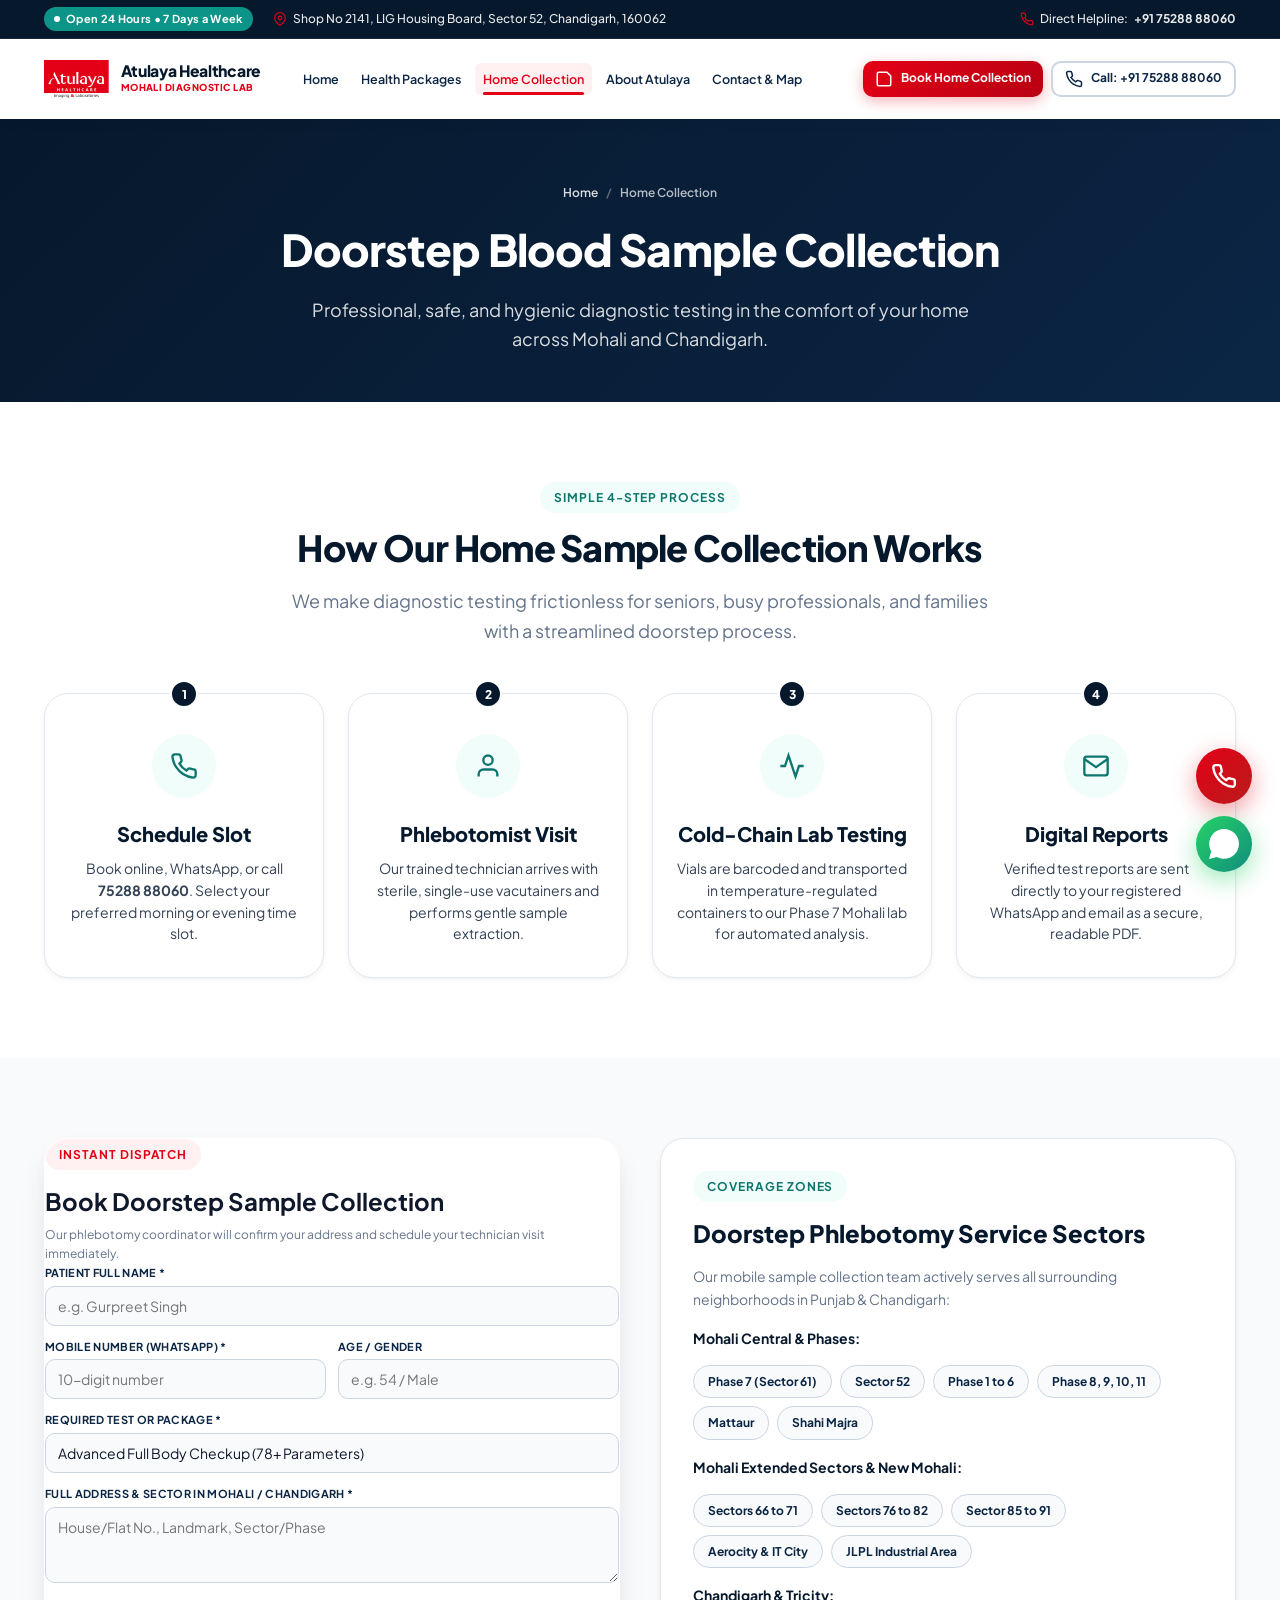
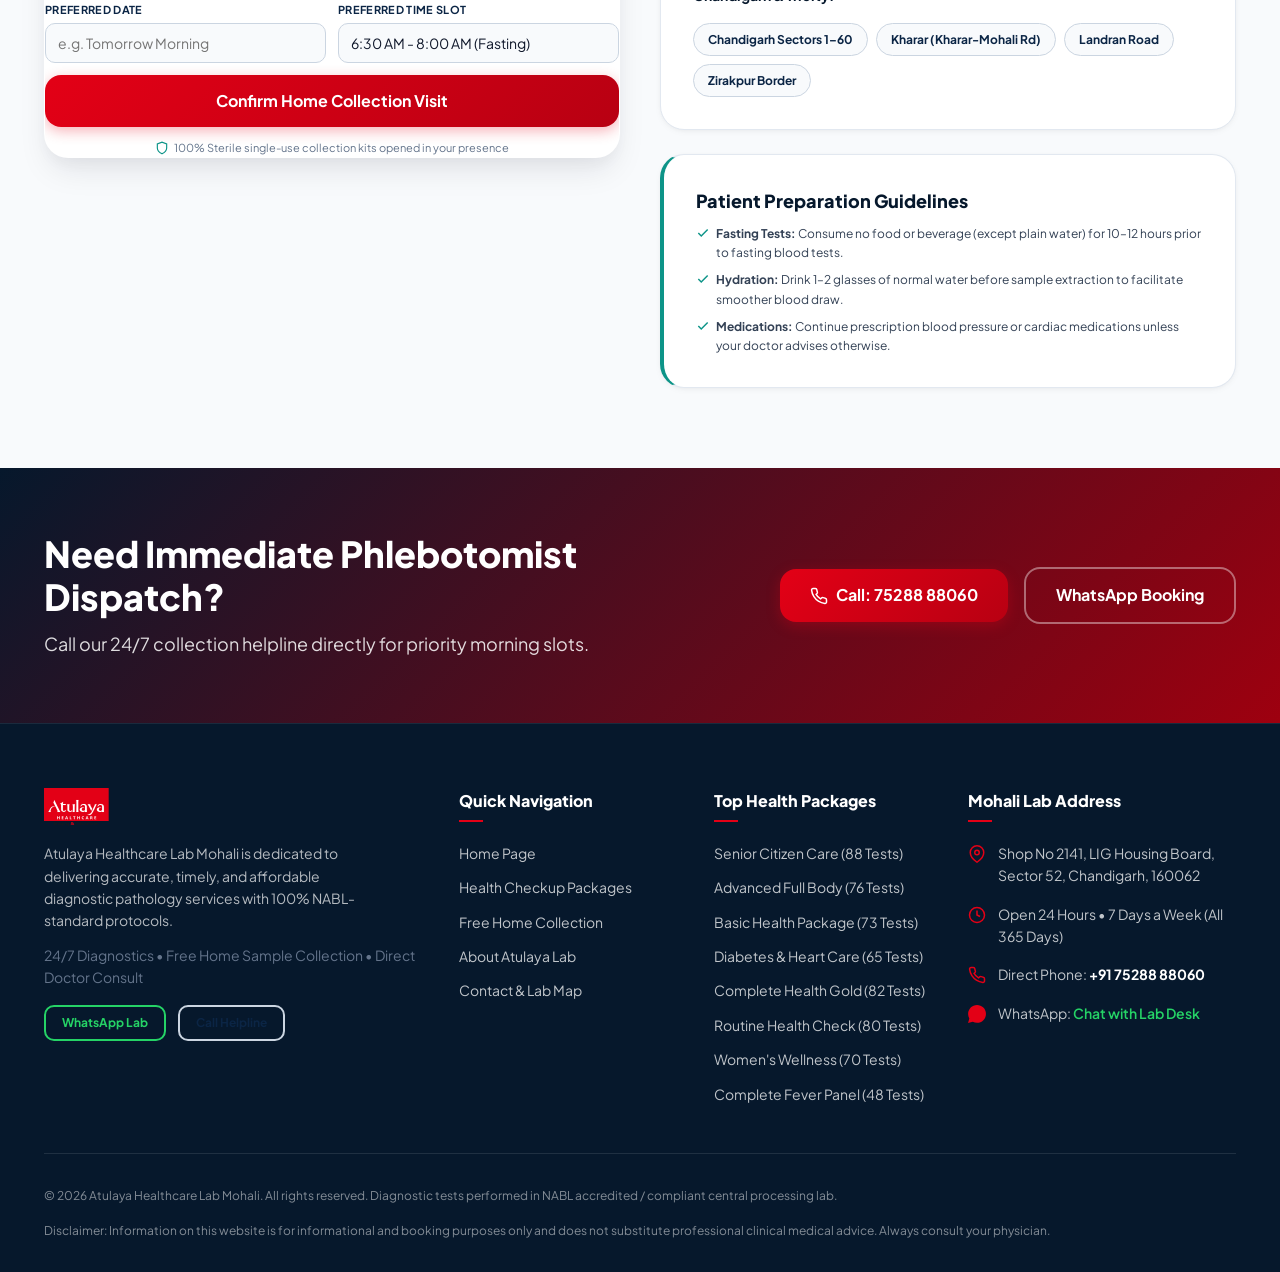
<file: home-collection/index.html>
<!DOCTYPE html>
<html lang="en">
<head>
  <meta charset="UTF-8">
  <meta name="viewport" content="width=device-width, initial-scale=1.0">
  <title>Home Sample Collection Mohali & Chandigarh | Atulaya Healthcare Lab</title>
  <meta name="description" content="Book doorstep blood sample collection in Mohali & Chandigarh with Atulaya Healthcare Lab. 100% sterile vacutainers, cold-chain transport, and digital reports delivered on WhatsApp.">
  <meta name="keywords" content="home sample collection Mohali, blood test at home Chandigarh, doorstep lab test Phase 7 Mohali, blood sample pickup Sector 61, path lab home visit">
  <link rel="canonical" href="https://www.atulayahealthcaremohali.com/home-collection/">
  
  <!-- Open Graph -->
  <meta property="og:type" content="service">
  <meta property="og:title" content="Doorstep Home Sample Collection | Atulaya Healthcare Lab Mohali">
  <meta property="og:description" content="Convenient and hygienic blood test collection at your doorstep across Mohali and Chandigarh. Open 24/7.">
  <meta property="og:image" content="../images/Atulaya_Logo.svg">
  <meta property="og:url" content="https://www.atulayahealthcaremohali.com/home-collection/">
  
  <!-- Favicon -->
  <link rel="icon" type="image/webp" href="../images/atulaya-favicon.webp">
  
  <!-- Google Fonts: Plus Jakarta Sans -->
  <link rel="preconnect" href="https://fonts.googleapis.com">
  <link rel="preconnect" href="https://fonts.gstatic.com" crossorigin>
  <link href="https://fonts.googleapis.com/css2?family=Plus+Jakarta+Sans:wght@400;500;600;700;800&display=swap" rel="stylesheet">
  
  <!-- Stylesheet -->
  <link rel="stylesheet" href="../css/style.css">

  <!-- Schema.org JSON-LD Breadcrumbs & Service -->
  <script type="application/ld+json">
  {
    "@context": "https://schema.org",
    "@type": "BreadcrumbList",
    "itemListElement": [
      {
        "@type": "ListItem",
        "position": 1,
        "name": "Home",
        "item": "https://www.atulayahealthcaremohali.com/"
      },
      {
        "@type": "ListItem",
        "position": 2,
        "name": "Home Collection",
        "item": "https://www.atulayahealthcaremohali.com/home-collection/"
      }
    ]
  }
  </script>
</head>
<body>

  <!-- Top Notification & Contact Bar -->
  <aside class="topbar" aria-label="Quick contact information">
    <div class="container">
      <div class="topbar-content">
        <div class="topbar-left">
          <span class="topbar-tag"><span class="pulse-dot"></span> Open 24 Hours • 7 Days a Week</span>
          <span class="topbar-item">
            <svg viewBox="0 0 24 24" fill="none" stroke="currentColor" stroke-width="2">
              <path d="M21 10c0 7-9 13-9 13s-9-6-9-13a9 9 0 0 1 18 0z"></path>
              <circle cx="12" cy="10" r="3"></circle>
            </svg>
            Shop No 2141, LIG Housing Board, Sector 52, Chandigarh, 160062
          </span>
        </div>
        <div class="topbar-right">
          <span class="topbar-item">
            <svg viewBox="0 0 24 24" fill="none" stroke="currentColor" stroke-width="2">
              <path
                d="M22 16.92v3a2 2 0 0 1-2.18 2 19.79 19.79 0 0 1-8.63-3.07 19.5 19.5 0 0 1-6-6 19.79 19.79 0 0 1-3.07-8.67A2 2 0 0 1 4.11 2h3a2 2 0 0 1 2 1.72 12.84 12.84 0 0 0 .7 2.81 2 2 0 0 1-.45 2.11L8.09 9.91a16 16 0 0 0 6 6l1.27-1.27a2 2 0 0 1 2.11-.45 12.84 12.84 0 0 0 2.81.7A2 2 0 0 1 22 16.92z">
              </path>
            </svg>
            Direct Helpline: <a href="tel:7528888060"><strong>+91 75288 88060</strong></a>
          </span>
        </div>
      </div>
    </div>
  </aside>

  <!-- Main Site Navigation Header -->
  <header class="site-header" role="banner">
    <div class="container">
      <div class="header-inner">
        <a href="../" class="brand-logo" aria-label="Atulaya Healthcare Lab Mohali Home">
          <img src="../images/Atulaya_Logo.svg" alt="Atulaya Healthcare Lab Logo" class="brand-logo-img" width="160"
            height="52">
          <div class="brand-title-group">
            <span class="brand-name">Atulaya Healthcare</span>
            <span class="brand-tagline">Mohali Diagnostic Lab</span>
          </div>
        </a>

        <!-- Mobile Quick Action Buttons & Animated Toggle -->
        <div class="header-mobile-actions">
          <a href="https://wa.me/917528888060" target="_blank" rel="noopener noreferrer" class="header-quick-btn wa"
            aria-label="WhatsApp Lab Coordinator">
            <svg viewBox="0 0 24 24" fill="currentColor">
              <path
                d="M.057 24l1.687-6.163c-1.041-1.804-1.588-3.849-1.587-5.946.003-6.556 5.338-11.891 11.893-11.891 3.181.001 6.167 1.24 8.413 3.488 2.245 2.248 3.481 5.236 3.48 8.414-.003 6.557-5.338 11.892-11.893 11.892-1.99-.001-3.951-.5-5.688-1.448l-6.305 1.654z" />
            </svg>
          </a>
          <a href="tel:7528888060" class="header-quick-btn call" aria-label="Call Mohali Lab">
            <svg viewBox="0 0 24 24" fill="none" stroke="currentColor" stroke-width="2.5">
              <path
                d="M22 16.92v3a2 2 0 0 1-2.18 2 19.79 19.79 0 0 1-8.63-3.07 19.5 19.5 0 0 1-6-6 19.79 19.79 0 0 1-3.07-8.67A2 2 0 0 1 4.11 2h3a2 2 0 0 1 2 1.72 12.84 12.84 0 0 0 .7 2.81 2 2 0 0 1-.45 2.11L8.09 9.91a16 16 0 0 0 6 6l1.27-1.27a2 2 0 0 1 2.11-.45 12.84 12.84 0 0 0 2.81.7A2 2 0 0 1 22 16.92z">
              </path>
            </svg>
          </a>
          <button class="mobile-toggle" aria-label="Toggle navigation menu" aria-expanded="false"
            aria-controls="primaryNav">
            <span></span>
            <span></span>
            <span></span>
          </button>
        </div>

        <!-- Slide-Out Mobile Navigation Drawer / Desktop Nav -->
        <nav class="main-nav" id="primaryNav" role="navigation" aria-label="Main Navigation">
          <!-- Mobile Drawer Header -->
          <div class="drawer-header-mobile">
            <div class="drawer-brand-group">
              <span class="drawer-brand-title">Atulaya Healthcare</span>
              <span class="drawer-status-pill">
                <span
                  style="width: 6px; height: 6px; background: #10b981; border-radius: 50%; display: inline-block;"></span>
                24/7 Mohali Lab Active
              </span>
            </div>
            <button type="button" class="drawer-close-btn" aria-label="Close navigation menu">
              <svg width="18" height="18" viewBox="0 0 24 24" fill="none" stroke="currentColor" stroke-width="2.5">
                <line x1="18" y1="6" x2="6" y2="18"></line>
                <line x1="6" y1="6" x2="18" y2="18"></line>
              </svg>
            </button>
          </div>

          <div class="drawer-content-scroll">
            <!-- Mobile 1-Tap WhatsApp Banner -->
            <a href="https://wa.me/917528888060" target="_blank" rel="noopener noreferrer" class="drawer-wa-banner">
              <span>
                <svg viewBox="0 0 24 24" fill="currentColor">
                  <path
                    d="M.057 24l1.687-6.163c-1.041-1.804-1.588-3.849-1.587-5.946.003-6.556 5.338-11.891 11.893-11.891 3.181.001 6.167 1.24 8.413 3.488 2.245 2.248 3.481 5.236 3.48 8.414-.003 6.557-5.338 11.892-11.893 11.892-1.99-.001-3.951-.5-5.688-1.448l-6.305 1.654z" />
                </svg>
                Instant WhatsApp Booking
              </span>
              <svg width="14" height="14" viewBox="0 0 24 24" fill="none" stroke="currentColor" stroke-width="2.5">
                <polyline points="9 18 15 12 9 6"></polyline>
              </svg>
            </a>

            <!-- Navigation Links -->
            <ul class="nav-links">
              <li>
                <a href="../" class="nav-link">
                  <span class="nav-link-icon-box">
                    <svg viewBox="0 0 24 24" fill="none" stroke="currentColor" stroke-width="2">
                      <path d="M3 9l9-7 9 7v11a2 2 0 0 1-2 2H5a2 2 0 0 1-2-2z"></path>
                    </svg>
                  </span>
                  <span>Home</span>
                  <span class="nav-link-arrow">
                    <svg width="14" height="14" viewBox="0 0 24 24" fill="none" stroke="currentColor"
                      stroke-width="2.5">
                      <polyline points="9 18 15 12 9 6"></polyline>
                    </svg>
                  </span>
                </a>
              </li>
              <li>
                <a href="../packages/" class="nav-link">
                  <span class="nav-link-icon-box">
                    <svg viewBox="0 0 24 24" fill="none" stroke="currentColor" stroke-width="2">
                      <path
                        d="M21 16V8a2 2 0 0 0-1-1.73l-7-4a2 2 0 0 0-2 0l-7 4A2 2 0 0 0 3 8v8a2 2 0 0 0 1 1.73l7 4a2 2 0 0 0 2 0l7-4A2 2 0 0 0 21 16z">
                      </path>
                    </svg>
                  </span>
                  <span>Health Packages</span>
                  <span class="nav-link-badge">8 Packages</span>
                  <span class="nav-link-arrow">
                    <svg width="14" height="14" viewBox="0 0 24 24" fill="none" stroke="currentColor"
                      stroke-width="2.5">
                      <polyline points="9 18 15 12 9 6"></polyline>
                    </svg>
                  </span>
                </a>
              </li>
              <li>
                <a href="../home-collection/" class="nav-link active">
                  <span class="nav-link-icon-box">
                    <svg viewBox="0 0 24 24" fill="none" stroke="currentColor" stroke-width="2">
                      <path
                        d="M19 14c1.49-1.46 3-3.21 3-5.5A5.5 5.5 0 0 0 16.5 3c-1.76 0-3 .5-4.5 2-1.5-1.5-2.74-2-4.5-2A5.5 5.5 0 0 0 2 8.5c0 2.3 1.5 4.05 3 5.5l7 7Z">
                      </path>
                    </svg>
                  </span>
                  <span>Home Collection</span>
                  <span class="nav-link-badge green">Free Visit</span>
                  <span class="nav-link-arrow">
                    <svg width="14" height="14" viewBox="0 0 24 24" fill="none" stroke="currentColor"
                      stroke-width="2.5">
                      <polyline points="9 18 15 12 9 6"></polyline>
                    </svg>
                  </span>
                </a>
              </li>
              <li>
                <a href="../about-us/" class="nav-link">
                  <span class="nav-link-icon-box">
                    <svg viewBox="0 0 24 24" fill="none" stroke="currentColor" stroke-width="2">
                      <circle cx="12" cy="12" r="10"></circle>
                      <line x1="12" y1="16" x2="12" y2="12"></line>
                      <line x1="12" y1="8" x2="12.01" y2="8"></line>
                    </svg>
                  </span>
                  <span>About Atulaya</span>
                  <span class="nav-link-arrow">
                    <svg width="14" height="14" viewBox="0 0 24 24" fill="none" stroke="currentColor"
                      stroke-width="2.5">
                      <polyline points="9 18 15 12 9 6"></polyline>
                    </svg>
                  </span>
                </a>
              </li>
              <li>
                <a href="../contact-us/" class="nav-link">
                  <span class="nav-link-icon-box">
                    <svg viewBox="0 0 24 24" fill="none" stroke="currentColor" stroke-width="2">
                      <path d="M21 10c0 7-9 13-9 13s-9-6-9-13a9 9 0 0 1 18 0z"></path>
                      <circle cx="12" cy="10" r="3"></circle>
                    </svg>
                  </span>
                  <span>Contact & Map</span>
                  <span class="nav-link-arrow">
                    <svg width="14" height="14" viewBox="0 0 24 24" fill="none" stroke="currentColor"
                      stroke-width="2.5">
                      <polyline points="9 18 15 12 9 6"></polyline>
                    </svg>
                  </span>
                </a>
              </li>
            </ul>

            <!-- Fast Action Booking Buttons -->
            <div class="header-cta">
              <button type="button" class="btn btn-primary" data-open-modal data-service="Home Sample Collection">
                <svg class="btn-icon" viewBox="0 0 24 24" fill="none" stroke="currentColor" stroke-width="2">
                  <path d="M19 21H5a2 2 0 0 1-2-2V5a2 2 0 0 1 2-2h11l5 5v11a2 2 0 0 1-2 2z"></path>
                </svg>
                Book Home Collection
              </button>
              <a href="tel:7528888060" class="btn btn-outline">
                <svg class="btn-icon" viewBox="0 0 24 24" fill="none" stroke="currentColor" stroke-width="2">
                  <path
                    d="M22 16.92v3a2 2 0 0 1-2.18 2 19.79 19.79 0 0 1-8.63-3.07 19.5 19.5 0 0 1-6-6 19.79 19.79 0 0 1-3.07-8.67A2 2 0 0 1 4.11 2h3a2 2 0 0 1 2 1.72 12.84 12.84 0 0 0 .7 2.81 2 2 0 0 1-.45 2.11L8.09 9.91a16 16 0 0 0 6 6l1.27-1.27a2 2 0 0 1 2.11-.45 12.84 12.84 0 0 0 2.81.7A2 2 0 0 1 22 16.92z">
                  </path>
                </svg>
                Call: +91 75288 88060
              </a>
            </div>

            <!-- Drawer Footer Trust & Contact -->
            <div class="drawer-footer-card">
              <span class="drawer-footer-title">24/7 Mohali Lab Helpline</span>
              <a href="tel:7528888060" class="drawer-helpline-link">
                <svg viewBox="0 0 24 24" fill="currentColor">
                  <path
                    d="M22 16.92v3a2 2 0 0 1-2.18 2 19.79 19.79 0 0 1-8.63-3.07 19.5 19.5 0 0 1-6-6 19.79 19.79 0 0 1-3.07-8.67A2 2 0 0 1 4.11 2h3a2 2 0 0 1 2 1.72 12.84 12.84 0 0 0 .7 2.81 2 2 0 0 1-.45 2.11L8.09 9.91a16 16 0 0 0 6 6l1.27-1.27a2 2 0 0 1 2.11-.45 12.84 12.84 0 0 0 2.81.7A2 2 0 0 1 22 16.92z">
                  </path>
                </svg>
                +91 75288 88060
              </a>
              <span class="drawer-address-text">
                📍 Shop No 2141, LIG Housing Board, Sector 52, Chandigarh, 160062
              </span>
            </div>
          </div>
        </nav>
      </div>
    </div>
  </header>

  <!-- Inner Hero -->
  <main id="main-content">
    <section class="inner-hero" aria-label="Home Collection Header">
      <div class="container">
        <nav class="breadcrumb" aria-label="Breadcrumb">
          <a href="../index.html">Home</a>
          <span class="breadcrumb-separator">/</span>
          <span>Home Collection</span>
        </nav>
        <h1 class="inner-hero-title">Doorstep Blood Sample Collection</h1>
        <p class="inner-hero-desc">
          Professional, safe, and hygienic diagnostic testing in the comfort of your home across Mohali and Chandigarh.
        </p>
      </div>
    </section>

    <!-- 4-Step Workflow Section -->
    <section class="section" aria-label="How Doorstep Collection Works">
      <div class="container">
        <div class="section-header text-center">
          <span class="section-badge teal">Simple 4-Step Process</span>
          <h2 class="section-title">How Our Home Sample Collection Works</h2>
          <p class="section-desc">
            We make diagnostic testing frictionless for seniors, busy professionals, and families with a streamlined doorstep process.
          </p>
        </div>

        <div class="workflow-grid">
          <!-- Step 1 -->
          <div class="workflow-card">
            <div class="step-badge">1</div>
            <div class="workflow-icon">
              <svg viewBox="0 0 24 24" fill="none" stroke="currentColor" stroke-width="2"><path d="M22 16.92v3a2 2 0 0 1-2.18 2 19.79 19.79 0 0 1-8.63-3.07 19.5 19.5 0 0 1-6-6 19.79 19.79 0 0 1-3.07-8.67A2 2 0 0 1 4.11 2h3a2 2 0 0 1 2 1.72 12.84 12.84 0 0 0 .7 2.81 2 2 0 0 1-.45 2.11L8.09 9.91a16 16 0 0 0 6 6l1.27-1.27a2 2 0 0 1 2.11-.45 12.84 12.84 0 0 0 2.81.7A2 2 0 0 1 22 16.92z"></path></svg>
            </div>
            <h3 class="workflow-title">Schedule Slot</h3>
            <p class="workflow-desc">
              Book online, WhatsApp, or call <strong>75288 88060</strong>. Select your preferred morning or evening time slot.
            </p>
          </div>

          <!-- Step 2 -->
          <div class="workflow-card">
            <div class="step-badge">2</div>
            <div class="workflow-icon">
              <svg viewBox="0 0 24 24" fill="none" stroke="currentColor" stroke-width="2"><path d="M20 21v-2a4 4 0 0 0-4-4H8a4 4 0 0 0-4 4v2"></path><circle cx="12" cy="7" r="4"></circle></svg>
            </div>
            <h3 class="workflow-title">Phlebotomist Visit</h3>
            <p class="workflow-desc">
              Our trained technician arrives with sterile, single-use vacutainers and performs gentle sample extraction.
            </p>
          </div>

          <!-- Step 3 -->
          <div class="workflow-card">
            <div class="step-badge">3</div>
            <div class="workflow-icon">
              <svg viewBox="0 0 24 24" fill="none" stroke="currentColor" stroke-width="2"><polyline points="22 12 18 12 15 21 9 3 6 12 2 12"></polyline></svg>
            </div>
            <h3 class="workflow-title">Cold-Chain Lab Testing</h3>
            <p class="workflow-desc">
              Vials are barcoded and transported in temperature-regulated containers to our Phase 7 Mohali lab for automated analysis.
            </p>
          </div>

          <!-- Step 4 -->
          <div class="workflow-card">
            <div class="step-badge">4</div>
            <div class="workflow-icon">
              <svg viewBox="0 0 24 24" fill="none" stroke="currentColor" stroke-width="2"><path d="M4 4h16c1.1 0 2 .9 2 2v12c0 1.1-.9 2-2 2H4c-1.1 0-2-.9-2-2V6c0-1.1.9-2 2-2z"></path><polyline points="22,6 12,13 2,6"></polyline></svg>
            </div>
            <h3 class="workflow-title">Digital Reports</h3>
            <p class="workflow-desc">
              Verified test reports are sent directly to your registered WhatsApp and email as a secure, readable PDF.
            </p>
          </div>
        </div>
      </div>
    </section>

    <!-- Dedicated Booking & Service Areas Section -->
    <section class="section section-alt" id="booking-area" aria-label="Book Home Collection">
      <div class="container">
        <div class="contact-grid">
          <!-- Left: Detailed Form -->
          <div class="hero-card" style="box-shadow: var(--shadow-lg);">
            <div class="hero-card-header">
              <span class="section-badge">Instant Dispatch</span>
              <h2 class="hero-card-title">Book Doorstep Sample Collection</h2>
              <p class="section-desc" style="font-size: var(--font-size-xs); margin-top: 4px;">
                Our phlebotomy coordinator will confirm your address and schedule your technician visit immediately.
              </p>
            </div>

            <form class="booking-form" data-ajax-form>
              <div class="form-group">
                <label for="colName">Patient Full Name *</label>
                <input type="text" id="colName" name="patient_name" placeholder="e.g. Gurpreet Singh" required>
              </div>

              <div class="form-row">
                <div class="form-group">
                  <label for="colPhone">Mobile Number (WhatsApp) *</label>
                  <input type="tel" id="colPhone" name="phone" placeholder="10-digit number" pattern="[0-9]{10}" required>
                </div>
                <div class="form-group">
                  <label for="colAge">Age / Gender</label>
                  <input type="text" id="colAge" name="age_gender" placeholder="e.g. 54 / Male">
                </div>
              </div>

              <div class="form-group">
                <label for="colTest">Required Test or Package *</label>
                <select id="colTest" name="test_type" required>
                  <option value="Advanced Full Body Checkup">Advanced Full Body Checkup (78+ Parameters)</option>
                  <option value="Essential Health Package">Essential Health Package (55+ Parameters)</option>
                  <option value="Senior Citizen Comprehensive">Senior Citizen Comprehensive (85+ Parameters)</option>
                  <option value="Diabetes Evaluation Package">Diabetes & HbA1c Package</option>
                  <option value="Thyroid Profile (T3, T4, TSH)">Thyroid Profile (T3, T4, TSH)</option>
                  <option value="Liver Function Test (LFT)">Complete Liver Function (LFT)</option>
                  <option value="Kidney Function Test (KFT)">Kidney Function Test (KFT)</option>
                  <option value="Lipid Profile">Lipid / Cholesterol Profile</option>
                  <option value="Vitamin D3 & B12 Panel">Vitamin D3 & B12 Panel</option>
                  <option value="Doctor Prescription Upload / Custom Tests">Doctor Prescription / Custom Tests</option>
                </select>
              </div>

              <div class="form-group">
                <label for="colAddress">Full Address & Sector in Mohali / Chandigarh *</label>
                <textarea id="colAddress" name="full_address" rows="3" placeholder="House/Flat No., Landmark, Sector/Phase" required></textarea>
              </div>

              <div class="form-row">
                <div class="form-group">
                  <label for="colDate">Preferred Date</label>
                  <input type="text" id="colDate" name="preferred_date" placeholder="e.g. Tomorrow Morning">
                </div>
                <div class="form-group">
                  <label for="colTime">Preferred Time Slot</label>
                  <select id="colTime" name="preferred_time">
                    <option value="6:30 AM - 8:00 AM (Early Fasting)">6:30 AM - 8:00 AM (Fasting)</option>
                    <option value="8:00 AM - 10:00 AM (Morning)">8:00 AM - 10:00 AM (Morning)</option>
                    <option value="10:00 AM - 12:00 PM">10:00 AM - 12:00 PM</option>
                    <option value="4:00 PM - 7:00 PM (Evening)">4:00 PM - 7:00 PM (Evening)</option>
                    <option value="Urgent / Anytime 24/7">Urgent / 24/7 Service</option>
                  </select>
                </div>
              </div>

              <button type="submit" class="btn btn-primary btn-lg" style="width: 100%;">
                Confirm Home Collection Visit
              </button>

              <div class="form-guarantee">
                <svg viewBox="0 0 24 24" fill="none" stroke="currentColor" stroke-width="2"><path d="M12 22s8-4 8-10V5l-8-3-8 3v7c0 6 8 10 8 10z"></path></svg>
                100% Sterile single-use collection kits opened in your presence
              </div>
            </form>
          </div>

          <!-- Right: Coverage & Safety Assurance -->
          <div>
            <div class="contact-info-card" style="margin-bottom: var(--space-6);">
              <span class="section-badge teal">Coverage Zones</span>
              <h3 style="font-size: var(--font-size-xl); font-weight: 800; color: var(--navy-950); margin-bottom: var(--space-3);">
                Doorstep Phlebotomy Service Sectors
              </h3>
              <p class="section-desc" style="font-size: var(--font-size-sm); margin-bottom: var(--space-4);">
                Our mobile sample collection team actively serves all surrounding neighborhoods in Punjab & Chandigarh:
              </p>

              <div style="display: flex; flex-direction: column; gap: var(--space-4);">
                <div>
                  <strong style="display: block; font-size: var(--font-size-sm); color: var(--navy-950); margin-bottom: 6px;">
                    Mohali Central & Phases:
                  </strong>
                  <div class="coverage-pills">
                    <span class="coverage-pill">Phase 7 (Sector 61)</span>
                    <span class="coverage-pill">Sector 52</span>
                    <span class="coverage-pill">Phase 1 to 6</span>
                    <span class="coverage-pill">Phase 8, 9, 10, 11</span>
                    <span class="coverage-pill">Mattaur</span>
                    <span class="coverage-pill">Shahi Majra</span>
                  </div>
                </div>

                <div>
                  <strong style="display: block; font-size: var(--font-size-sm); color: var(--navy-950); margin-bottom: 6px;">
                    Mohali Extended Sectors & New Mohali:
                  </strong>
                  <div class="coverage-pills">
                    <span class="coverage-pill">Sectors 66 to 71</span>
                    <span class="coverage-pill">Sectors 76 to 82</span>
                    <span class="coverage-pill">Sector 85 to 91</span>
                    <span class="coverage-pill">Aerocity & IT City</span>
                    <span class="coverage-pill">JLPL Industrial Area</span>
                  </div>
                </div>

                <div>
                  <strong style="display: block; font-size: var(--font-size-sm); color: var(--navy-950); margin-bottom: 6px;">
                    Chandigarh & Tricity:
                  </strong>
                  <div class="coverage-pills">
                    <span class="coverage-pill">Chandigarh Sectors 1–60</span>
                    <span class="coverage-pill">Kharar (Kharar-Mohali Rd)</span>
                    <span class="coverage-pill">Landran Road</span>
                    <span class="coverage-pill">Zirakpur Border</span>
                  </div>
                </div>
              </div>
            </div>

            <!-- Patient Preparation Tip Card -->
            <div class="contact-info-card" style="border-left: 4px solid var(--teal-600);">
              <h4 style="font-size: var(--font-size-md); font-weight: 800; color: var(--navy-950); margin-bottom: var(--space-2);">
                Patient Preparation Guidelines
              </h4>
              <ul style="display: flex; flex-direction: column; gap: var(--space-2); font-size: var(--font-size-xs); color: var(--text-body);">
                <li style="display: flex; align-items: flex-start; gap: 6px;">
                  <svg width="14" height="14" viewBox="0 0 24 24" fill="none" stroke="var(--teal-600)" stroke-width="2.5" style="margin-top: 2px; flex-shrink: 0;"><polyline points="20 6 9 17 4 12"></polyline></svg>
                  <span><strong>Fasting Tests:</strong> Consume no food or beverage (except plain water) for 10–12 hours prior to fasting blood tests.</span>
                </li>
                <li style="display: flex; align-items: flex-start; gap: 6px;">
                  <svg width="14" height="14" viewBox="0 0 24 24" fill="none" stroke="var(--teal-600)" stroke-width="2.5" style="margin-top: 2px; flex-shrink: 0;"><polyline points="20 6 9 17 4 12"></polyline></svg>
                  <span><strong>Hydration:</strong> Drink 1–2 glasses of normal water before sample extraction to facilitate smoother blood draw.</span>
                </li>
                <li style="display: flex; align-items: flex-start; gap: 6px;">
                  <svg width="14" height="14" viewBox="0 0 24 24" fill="none" stroke="var(--teal-600)" stroke-width="2.5" style="margin-top: 2px; flex-shrink: 0;"><polyline points="20 6 9 17 4 12"></polyline></svg>
                  <span><strong>Medications:</strong> Continue prescription blood pressure or cardiac medications unless your doctor advises otherwise.</span>
                </li>
              </ul>
            </div>
          </div>
        </div>
      </div>
    </section>

    <!-- Callout Strip -->
    <section class="cta-strip" aria-label="Book appointment callout">
      <div class="container">
        <div class="cta-box">
          <div class="cta-text">
            <h2 class="cta-title">Need Immediate Phlebotomist Dispatch?</h2>
            <p class="cta-subtitle">Call our 24/7 collection helpline directly for priority morning slots.</p>
          </div>
          <div class="cta-actions">
            <a href="tel:7528888060" class="btn btn-primary btn-lg">
              <svg class="btn-icon" viewBox="0 0 24 24" fill="none" stroke="currentColor" stroke-width="2"><path d="M22 16.92v3a2 2 0 0 1-2.18 2 19.79 19.79 0 0 1-8.63-3.07 19.5 19.5 0 0 1-6-6 19.79 19.79 0 0 1-3.07-8.67A2 2 0 0 1 4.11 2h3a2 2 0 0 1 2 1.72 12.84 12.84 0 0 0 .7 2.81 2 2 0 0 1-.45 2.11L8.09 9.91a16 16 0 0 0 6 6l1.27-1.27a2 2 0 0 1 2.11-.45 12.84 12.84 0 0 0 2.81.7A2 2 0 0 1 22 16.92z"></path></svg>
              Call: 75288 88060
            </a>
            <a href="https://wa.me/917528888060" target="_blank" rel="noopener noreferrer" class="btn btn-outline-white btn-lg">
              WhatsApp Booking
            </a>
          </div>
        </div>
      </div>
    </section>
  </main>

  <!-- Site Footer -->
  <footer class="site-footer" role="contentinfo">
    <div class="container">
      <div class="footer-grid">
        <!-- Col 1: Brand Info -->
        <div class="footer-brand">
          <a href="../" class="brand-logo" style="margin-bottom: var(--space-3);">
            <img src="../images/Atulaya_Logo.svg" alt="Atulaya Healthcare Lab" class="brand-logo-img" width="160"
              height="52">
          </a>
          <p>
            Atulaya Healthcare Lab Mohali is dedicated to delivering accurate, timely, and affordable diagnostic
            pathology services with 100% NABL-standard protocols.
          </p>
          <div class="footer-tagline"
            style="margin-top: var(--space-3); font-size: var(--font-size-sm); color: var(--text-muted);">
            24/7 Diagnostics • Free Home Sample Collection • Direct Doctor Consult
          </div>
          <div style="margin-top: var(--space-4); display: flex; gap: var(--space-3);">
            <a href="https://wa.me/917528888060" target="_blank" rel="noopener noreferrer" class="btn btn-outline btn-sm"
              style="border-color: #25d366; color: #25d366;">
              WhatsApp Lab
            </a>
            <a href="tel:7528888060" class="btn btn-outline btn-sm">
              Call Helpline
            </a>
          </div>
        </div>

        <!-- Col 2: Quick Links -->
        <div>
          <h4 class="footer-heading">Quick Navigation</h4>
          <ul class="footer-links">
            <li><a href="../">Home Page</a></li>
            <li><a href="../packages/">Health Checkup Packages</a></li>
            <li><a href="../home-collection/">Free Home Collection</a></li>
            <li><a href="../about-us/">About Atulaya Lab</a></li>
            <li><a href="../contact-us/">Contact & Lab Map</a></li>
          </ul>
        </div>

        <!-- Col 3: Test Categories -->
        <div>
          <h4 class="footer-heading">Top Health Packages</h4>
          <ul class="footer-links">
            <li><a href="../packages/senior-citizen/">Senior Citizen Care (88 Tests)</a></li>
            <li><a href="../packages/advanced-full-body/">Advanced Full Body (76 Tests)</a></li>
            <li><a href="../packages/basic-health/">Basic Health Package (73 Tests)</a></li>
            <li><a href="../packages/diabetes-heart/">Diabetes & Heart Care (65 Tests)</a></li>
            <li><a href="../packages/complete-full-body/">Complete Health Gold (82 Tests)</a></li>
            <li><a href="../packages/routine-health/">Routine Health Check (80 Tests)</a></li>
            <li><a href="../packages/womens-wellness/">Women's Wellness (70 Tests)</a></li>
            <li><a href="../packages/fever-panel/">Complete Fever Panel (48 Tests)</a></li>
          </ul>
        </div>

        <!-- Col 4: Lab Address & Hours -->
        <div>
          <h4 class="footer-heading">Mohali Lab Address</h4>
          <div class="footer-contact-item">
            <svg viewBox="0 0 24 24" fill="none" stroke="currentColor" stroke-width="2">
              <path d="M21 10c0 7-9 13-9 13s-9-6-9-13a9 9 0 0 1 18 0z"></path>
              <circle cx="12" cy="10" r="3"></circle>
            </svg>
            <span>Shop No 2141, LIG Housing Board, Sector 52, Chandigarh, 160062</span>
          </div>
          <div class="footer-contact-item">
            <svg viewBox="0 0 24 24" fill="none" stroke="currentColor" stroke-width="2">
              <circle cx="12" cy="12" r="10"></circle>
              <polyline points="12 6 12 12 16 14"></polyline>
            </svg>
            <span>Open 24 Hours • 7 Days a Week (All 365 Days)</span>
          </div>
          <div class="footer-contact-item">
            <svg viewBox="0 0 24 24" fill="none" stroke="currentColor" stroke-width="2">
              <path
                d="M22 16.92v3a2 2 0 0 1-2.18 2 19.79 19.79 0 0 1-8.63-3.07 19.5 19.5 0 0 1-6-6 19.79 19.79 0 0 1-3.07-8.67A2 2 0 0 1 4.11 2h3a2 2 0 0 1 2 1.72 12.84 12.84 0 0 0 .7 2.81 2 2 0 0 1-.45 2.11L8.09 9.91a16 16 0 0 0 6 6l1.27-1.27a2 2 0 0 1 2.11-.45 12.84 12.84 0 0 0 2.81.7A2 2 0 0 1 22 16.92z">
              </path>
            </svg>
            <span>Direct Phone: <a href="tel:7528888060" style="color: #fff; font-weight: 700;">+91 75288 88060</a></span>
          </div>
          <div class="footer-contact-item">
            <svg viewBox="0 0 24 24" fill="currentColor">
              <path
                d="M.057 24l1.687-6.163c-1.041-1.804-1.588-3.849-1.587-5.946.003-6.556 5.338-11.891 11.893-11.891 3.181.001 6.167 1.24 8.413 3.488 2.245 2.248 3.481 5.236 3.48 8.414-.003 6.557-5.338 11.892-11.893 11.892-1.99-.001-3.951-.5-5.688-1.448l-6.305 1.654z" />
            </svg>
            <span>WhatsApp: <a href="https://wa.me/917528888060" target="_blank" rel="noopener noreferrer"
                style="color: #25d366; font-weight: 600;">Chat with Lab Desk</a></span>
          </div>
        </div>
      </div>

      <div class="footer-bottom">
        <p class="copyright">
          &copy; 2026 Atulaya Healthcare Lab Mohali. All rights reserved. Diagnostic tests performed in NABL accredited /
          compliant central processing lab.
        </p>
        <p class="disclaimer">
          Disclaimer: Information on this website is for informational and booking purposes only and does not substitute
          professional clinical medical advice. Always consult your physician.
        </p>
      </div>
    </div>
  </footer>

  <!-- Mobile Fixed Bottom Sticky Bar -->
  <aside class="mobile-bottom-bar" aria-label="Quick mobile booking actions">
    <a href="tel:7528888060" class="bar-btn call" aria-label="Call Mohali Lab">
      <svg viewBox="0 0 24 24" fill="none" stroke="currentColor" stroke-width="2.5">
        <path
          d="M22 16.92v3a2 2 0 0 1-2.18 2 19.79 19.79 0 0 1-8.63-3.07 19.5 19.5 0 0 1-6-6 19.79 19.79 0 0 1-3.07-8.67A2 2 0 0 1 4.11 2h3a2 2 0 0 1 2 1.72 12.84 12.84 0 0 0 .7 2.81 2 2 0 0 1-.45 2.11L8.09 9.91a16 16 0 0 0 6 6l1.27-1.27a2 2 0 0 1 2.11-.45 12.84 12.84 0 0 0 2.81.7A2 2 0 0 1 22 16.92z">
        </path>
      </svg>
      <span>Call Lab</span>
    </a>
    <button type="button" class="bar-btn book" data-open-modal data-service="Home Sample Collection">
      <svg viewBox="0 0 24 24" fill="none" stroke="currentColor" stroke-width="2.5">
        <path d="M19 21H5a2 2 0 0 1-2-2V5a2 2 0 0 1 2-2h11l5 5v11a2 2 0 0 1-2 2z"></path>
      </svg>
      <span>Book Home Sample</span>
    </button>
    <a href="https://wa.me/917528888060?text=Hello%20Atulaya%20Lab,%20I%20want%20to%20book%20a%20health%20package."
      target="_blank" rel="noopener noreferrer" class="bar-btn whatsapp" aria-label="WhatsApp Lab Coordinator">
      <svg viewBox="0 0 24 24" fill="currentColor">
        <path
          d="M.057 24l1.687-6.163c-1.041-1.804-1.588-3.849-1.587-5.946.003-6.556 5.338-11.891 11.893-11.891 3.181.001 6.167 1.24 8.413 3.488 2.245 2.248 3.481 5.236 3.48 8.414-.003 6.557-5.338 11.892-11.893 11.892-1.99-.001-3.951-.5-5.688-1.448l-6.305 1.654z" />
      </svg>
      <span>WhatsApp</span>
    </a>
  </aside>

  <!-- Global Booking Modal -->
  <div class="modal-overlay" id="bookingModal" role="dialog" aria-modal="true" aria-labelledby="modalTitle">
    <div class="modal-dialog">
      <div class="modal-header">
        <div>
          <h3 class="modal-title" id="modalTitle">Book Home Sample Collection</h3>
          <p class="modal-subtitle">Mohali & Chandigarh Doorstep Phlebotomy Service</p>
        </div>
        <button type="button" class="modal-close" aria-label="Close dialog" data-close-modal>
          <svg viewBox="0 0 24 24" fill="none" stroke="currentColor" stroke-width="2.5">
            <line x1="18" y1="6" x2="6" y2="18"></line>
            <line x1="6" y1="6" x2="18" y2="18"></line>
          </svg>
        </button>
      </div>

      <form id="leadBookingForm" class="modal-form" novalidate>
        <div class="form-group">
          <label for="modalName">Patient Full Name *</label>
          <input type="text" id="modalName" name="patient_name" placeholder="e.g. Gurpreet Singh" required>
        </div>

        <div class="form-row">
          <div class="form-group">
            <label for="modalPhone">Phone Number *</label>
            <input type="tel" id="modalPhone" name="phone_number" placeholder="10-digit mobile" pattern="[0-9]{10}"
              required>
          </div>
          <div class="form-group">
            <label for="modalService">Select Test / Package *</label>
            <select id="modalService" name="selected_service" required>
              <option value="">-- Choose Package / Test --</option>
              <option value="Atulaya Advanced Full Body Checkup (76 Tests - ₹1995)">Advanced Full Body Checkup (76 Tests - ₹1995)</option>
              <option value="Senior Citizen Comprehensive Care (88 Tests - ₹2995)">Senior Citizen Comprehensive Care (88 Tests - ₹2995)</option>
              <option value="Atulaya Basic Health Package (73 Tests - ₹1195)">Basic Health Package (73 Tests - ₹1195)</option>
              <option value="Atulaya Diabetes & Heart Care (65 Tests - ₹1795)">Diabetes & Heart Care (65 Tests - ₹1795)</option>
              <option value="Atulaya Routine Health Package (80 Tests - ₹2495)">Routine Health Package (80 Tests - ₹2495)</option>
              <option value="Atulaya Complete Health Ayushmant Gold (82 Tests - ₹2795)">Complete Health Gold (82 Tests - ₹2795)</option>
              <option value="Atulaya Women's Wellness Profile (70 Tests - ₹2195)">Women's Wellness Profile (70 Tests - ₹2195)</option>
              <option value="Atulaya Complete Fever & Infection Panel (48 Tests - ₹1495)">Complete Fever & Infection Panel (48 Tests - ₹1495)</option>
              <option value="Routine Blood Test (CBC/Thyroid/LFT/Sugar)">Individual Blood Test (CBC / LFT / Thyroid)</option>
              <option value="Other / Prescription Consultation">Other / Doctor Prescription Consultation</option>
            </select>
          </div>
        </div>

        <div class="form-row">
          <div class="form-group">
            <label for="modalDate">Preferred Collection Date</label>
            <input type="date" id="modalDate" name="collection_date">
          </div>
          <div class="form-group">
            <label for="modalTime">Preferred Time Slot</label>
            <select id="modalTime" name="collection_time">
              <option value="06:30 AM - 08:00 AM">06:30 AM - 08:00 AM (Early Fasting)</option>
              <option value="08:00 AM - 10:00 AM">08:00 AM - 10:00 AM (Standard)</option>
              <option value="10:00 AM - 12:00 PM">10:00 AM - 12:00 PM</option>
              <option value="12:00 PM - 03:00 PM">12:00 PM - 03:00 PM (Afternoon)</option>
              <option value="Anytime Urgent (24/7 Dispatch)">Anytime Urgent (24/7 Dispatch)</option>
            </select>
          </div>
        </div>

        <div class="form-group">
          <label for="modalAddress">Collection Address (Sector / Colony) *</label>
          <textarea id="modalAddress" name="patient_address" rows="2"
            placeholder="House / Flat No., Sector or Landmark, Mohali / Chandigarh" required></textarea>
        </div>

        <button type="submit" class="btn btn-primary" style="width: 100%; padding: 14px; margin-top: var(--space-2);">
          Confirm Test Booking Request
        </button>

        <div class="form-guarantee">
          <svg viewBox="0 0 24 24" fill="none" stroke="currentColor" stroke-width="2">
            <path d="M12 22s8-4 8-10V5l-8-3-8 3v7c0 6 8 10 8 10z"></path>
          </svg>
          Direct lab confirmation • No spam guarantee • 100% NABL Quality
        </div>
      </form>
    </div>
  </div>

    <!-- Floating Direct Quick Contact Action Buttons -->
  <aside class="floating-actions-wrap" aria-label="Quick Contact Floating Actions">
    <a href="tel:7528888060" class="floating-action-btn floating-call-btn" aria-label="Call Atulaya Lab +91 75288 88060">
      <svg viewBox="0 0 24 24" fill="none" stroke="currentColor" stroke-width="2.2" stroke-linecap="round" stroke-linejoin="round">
        <path d="M22 16.92v3a2 2 0 0 1-2.18 2 19.79 19.79 0 0 1-8.63-3.07 19.5 19.5 0 0 1-6-6 19.79 19.79 0 0 1-3.07-8.67A2 2 0 0 1 4.11 2h3a2 2 0 0 1 2 1.72 12.84 12.84 0 0 0 .7 2.81 2 2 0 0 1-.45 2.11L8.09 9.91a16 16 0 0 0 6 6l1.27-1.27a2 2 0 0 1 2.11-.45 12.84 12.84 0 0 0 2.81.7A2 2 0 0 1 22 16.92z"></path>
      </svg>
      <span class="floating-tooltip">Call: +91 75288 88060</span>
    </a>
    <a href="https://wa.me/917528888060?text=Hello%20Atulaya%20Healthcare%20Lab%20Mohali,%20I%20would%20like%20to%20inquire%20about%20blood%20tests%20and%20home%20sample%20collection." target="_blank" rel="noopener noreferrer" class="floating-action-btn floating-whatsapp-btn" aria-label="WhatsApp Atulaya Lab">
      <svg viewBox="0 0 24 24" fill="currentColor">
        <path d="M.057 24l1.687-6.163c-1.041-1.804-1.588-3.849-1.587-5.946.003-6.556 5.338-11.891 11.893-11.891 3.181.001 6.167 1.24 8.413 3.488 2.245 2.248 3.481 5.236 3.48 8.414-.003 6.557-5.338 11.892-11.893 11.892-1.99-.001-3.951-.5-5.688-1.448l-6.305 1.654z"/>
      </svg>
      <span class="floating-tooltip">Chat on WhatsApp</span>
    </a>
  </aside>

  <!-- Main JavaScript File -->
  <script src="../js/main.js"></script>
</body>
</html>
</file>
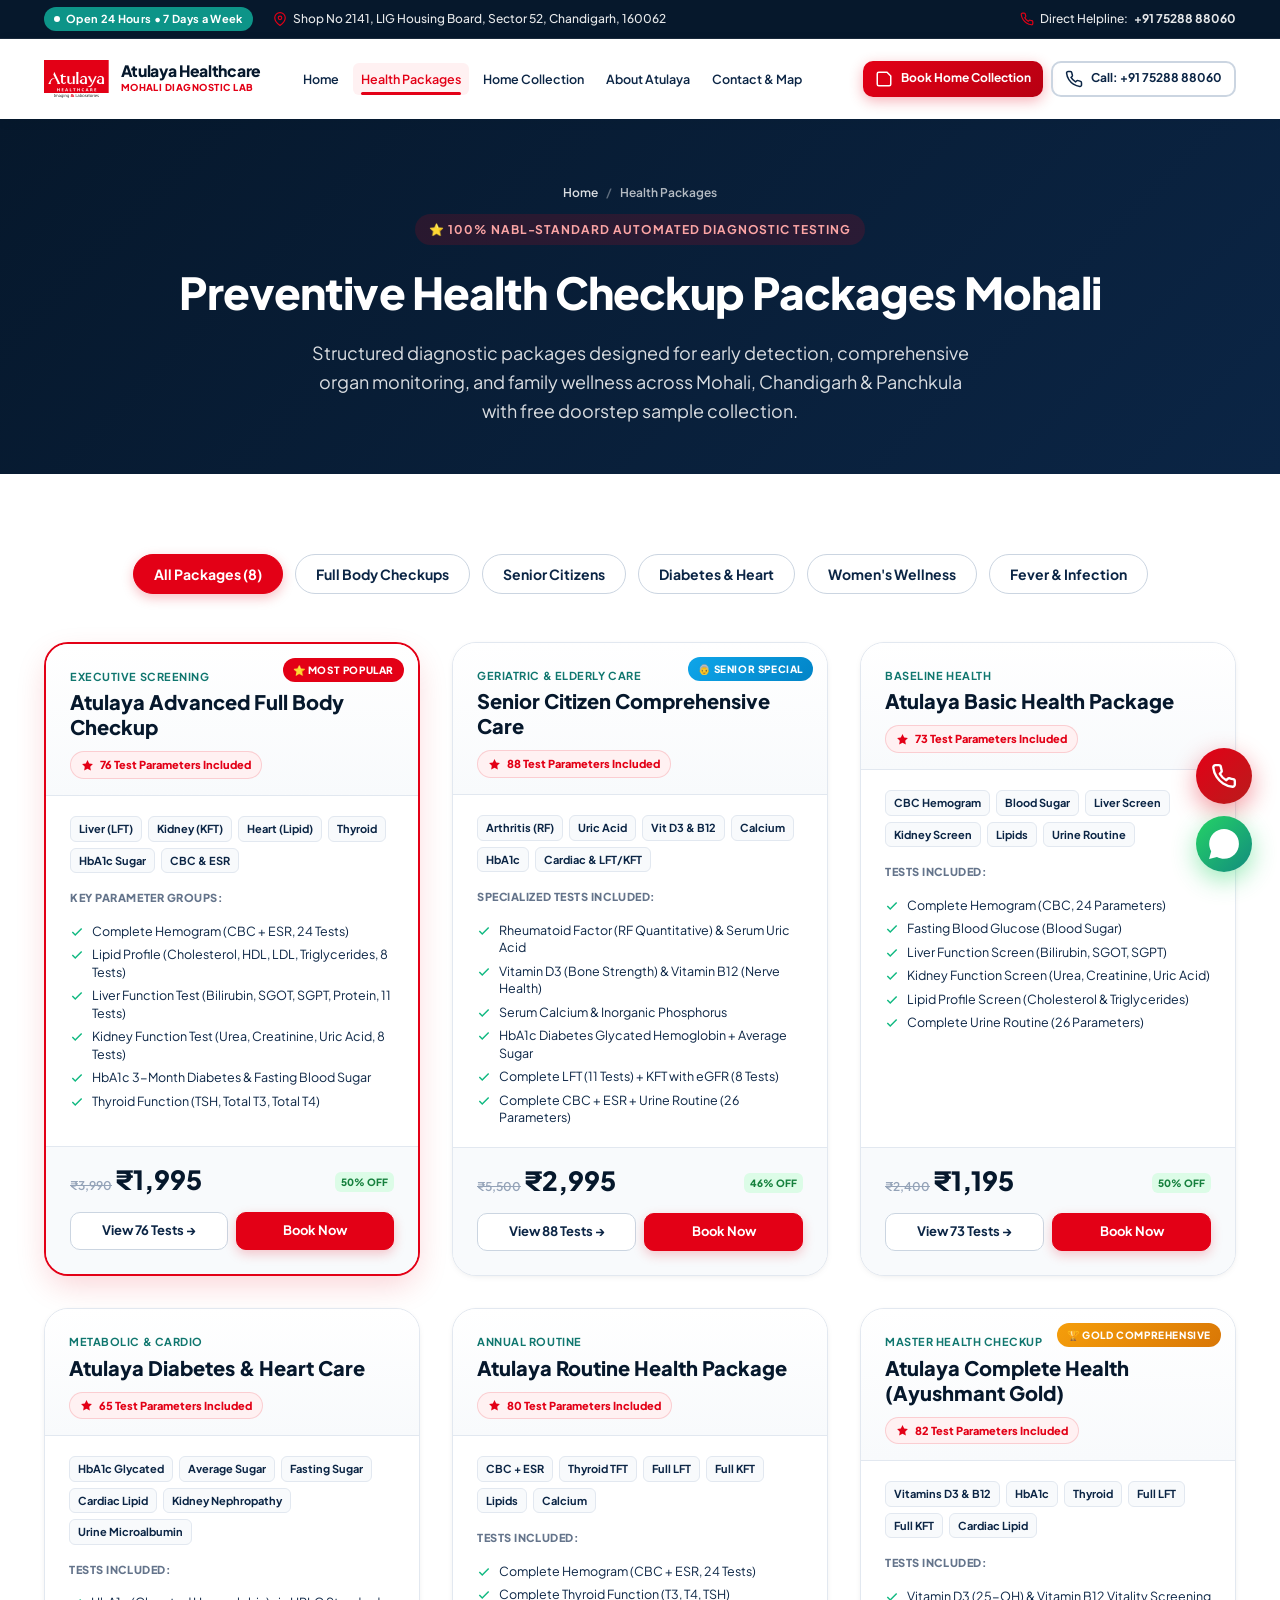
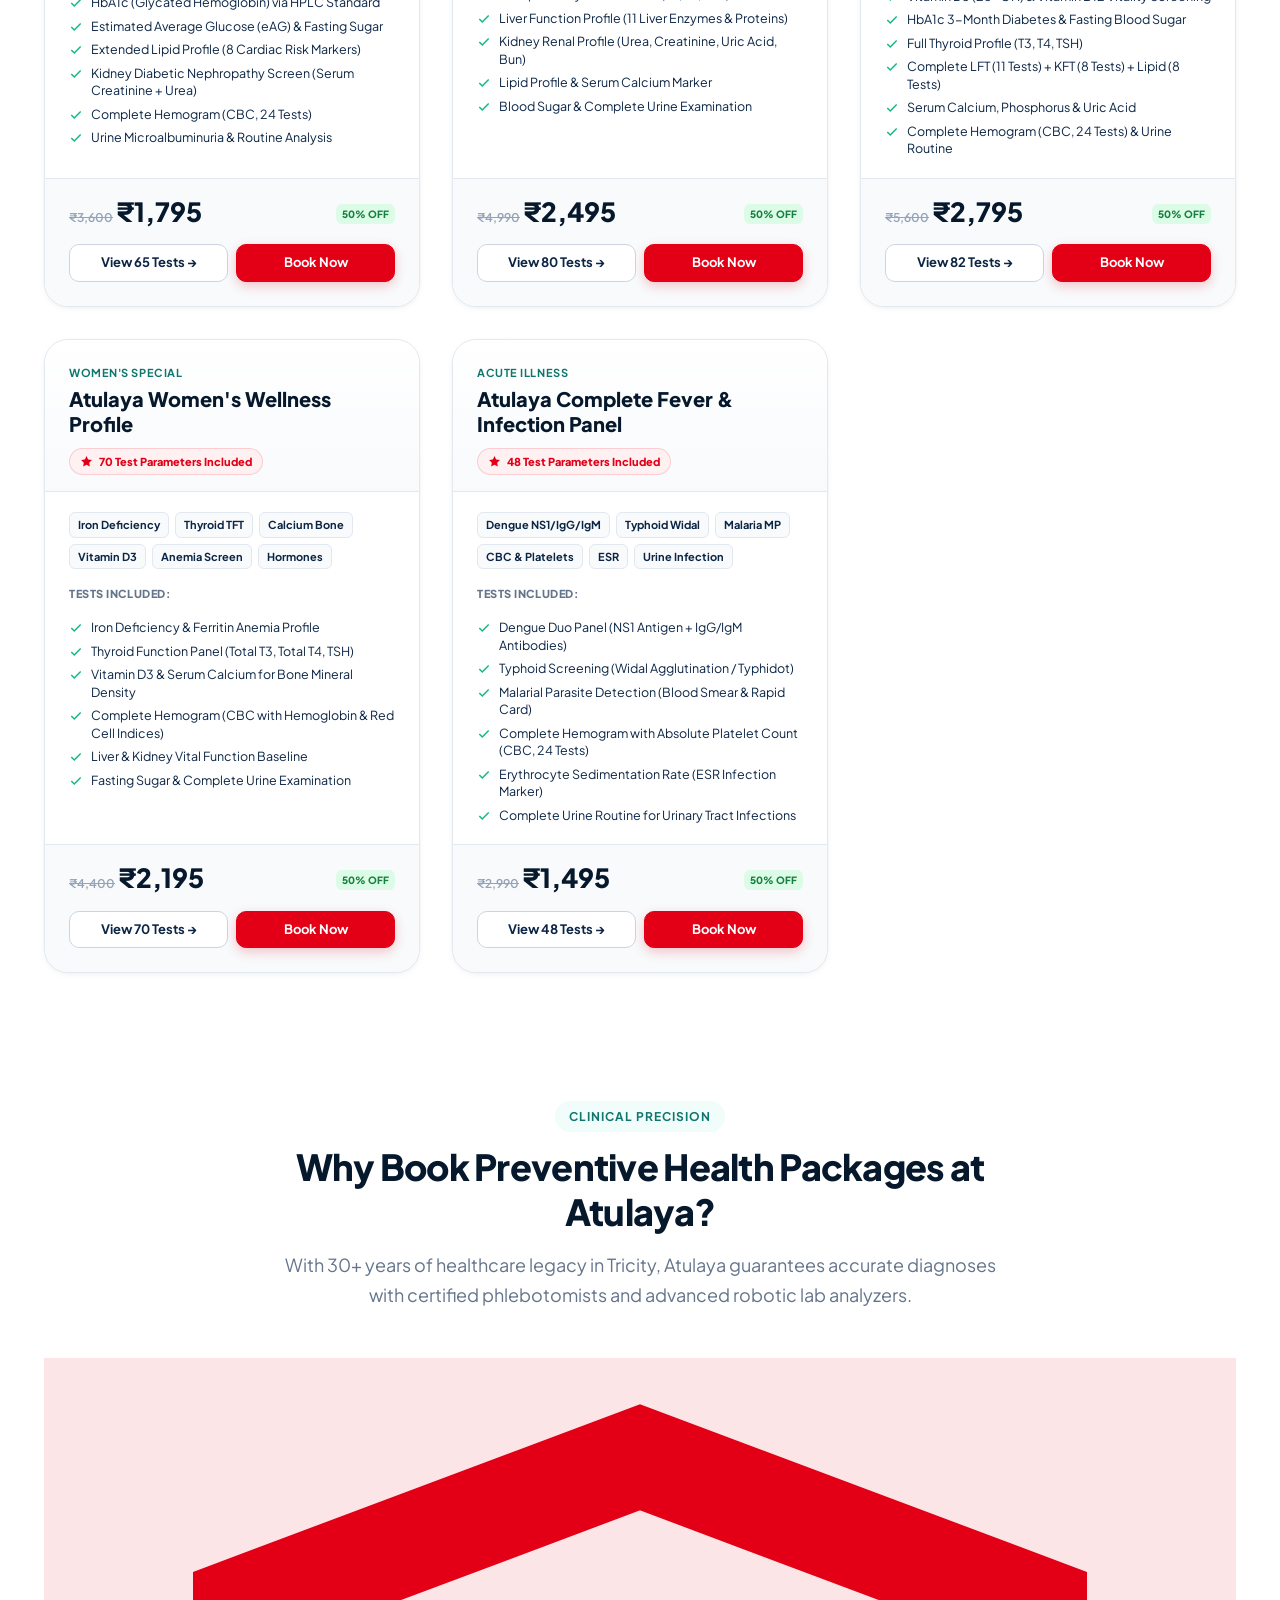
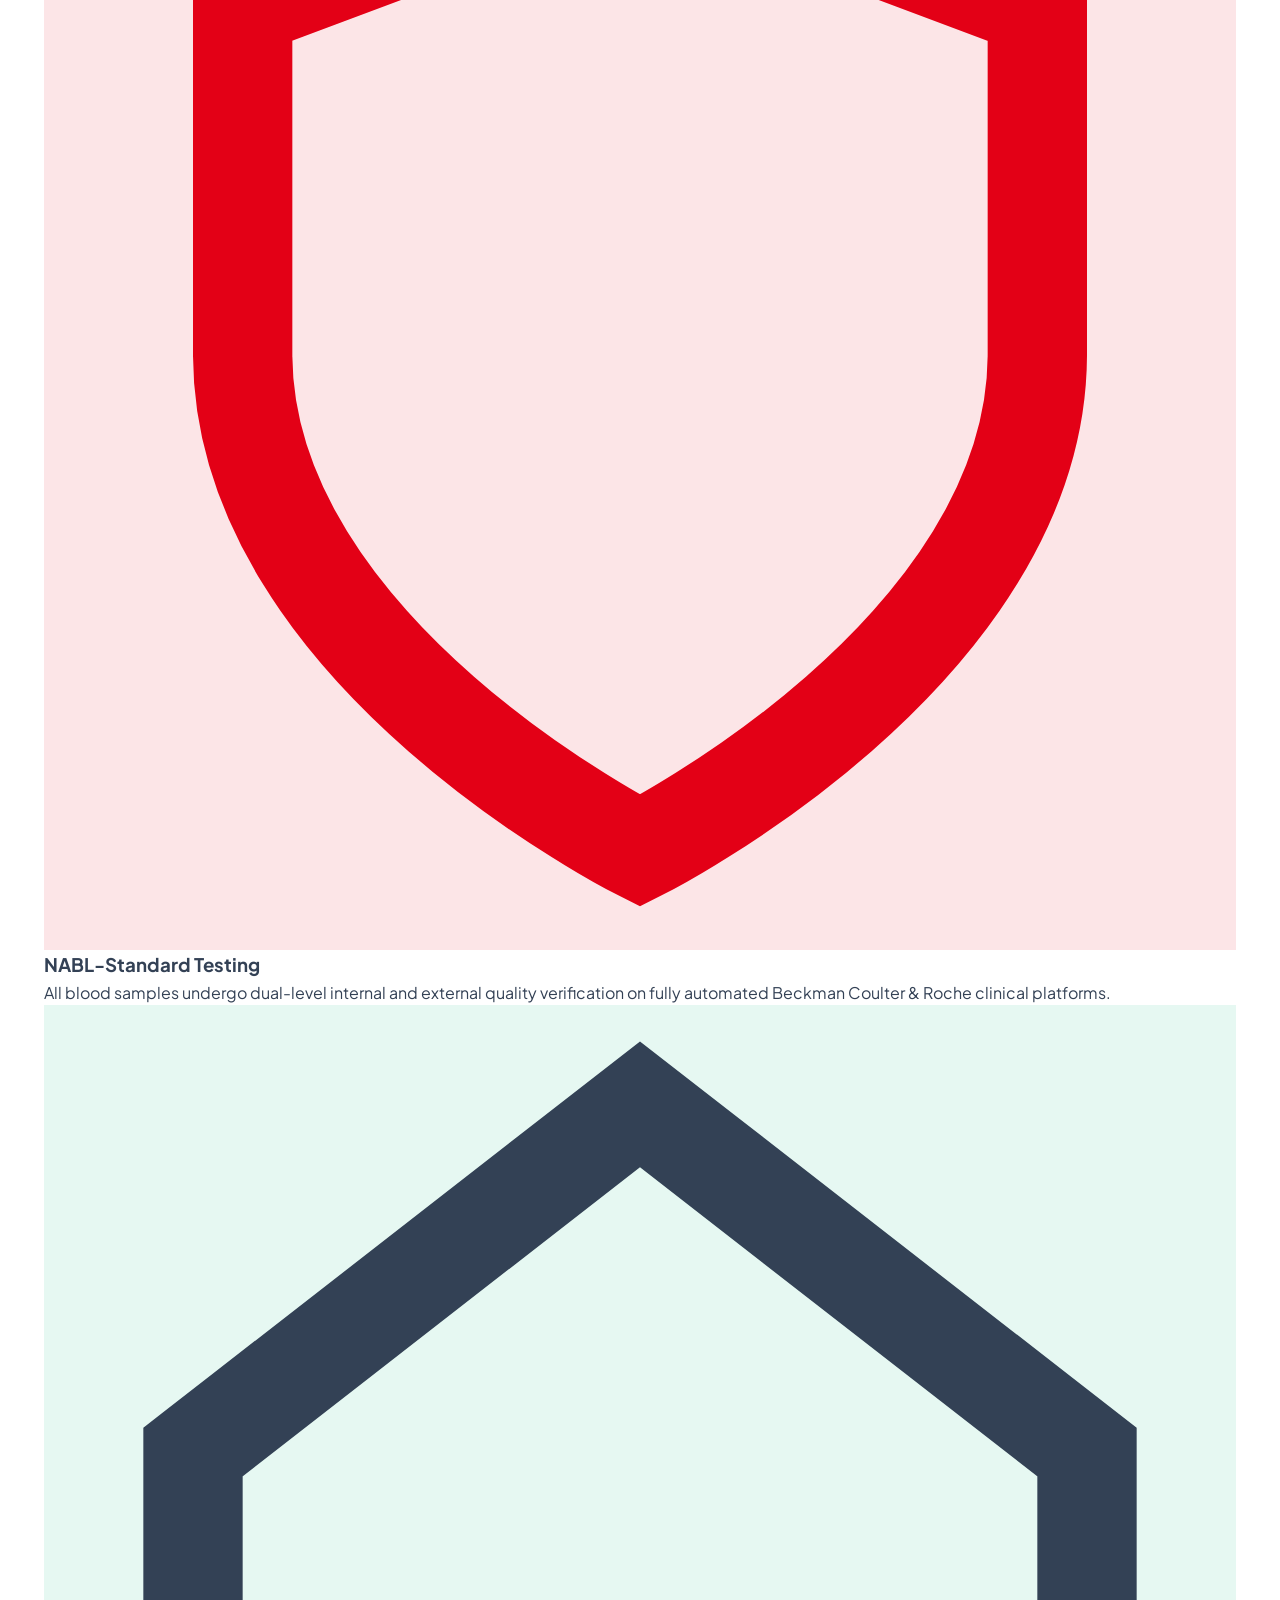
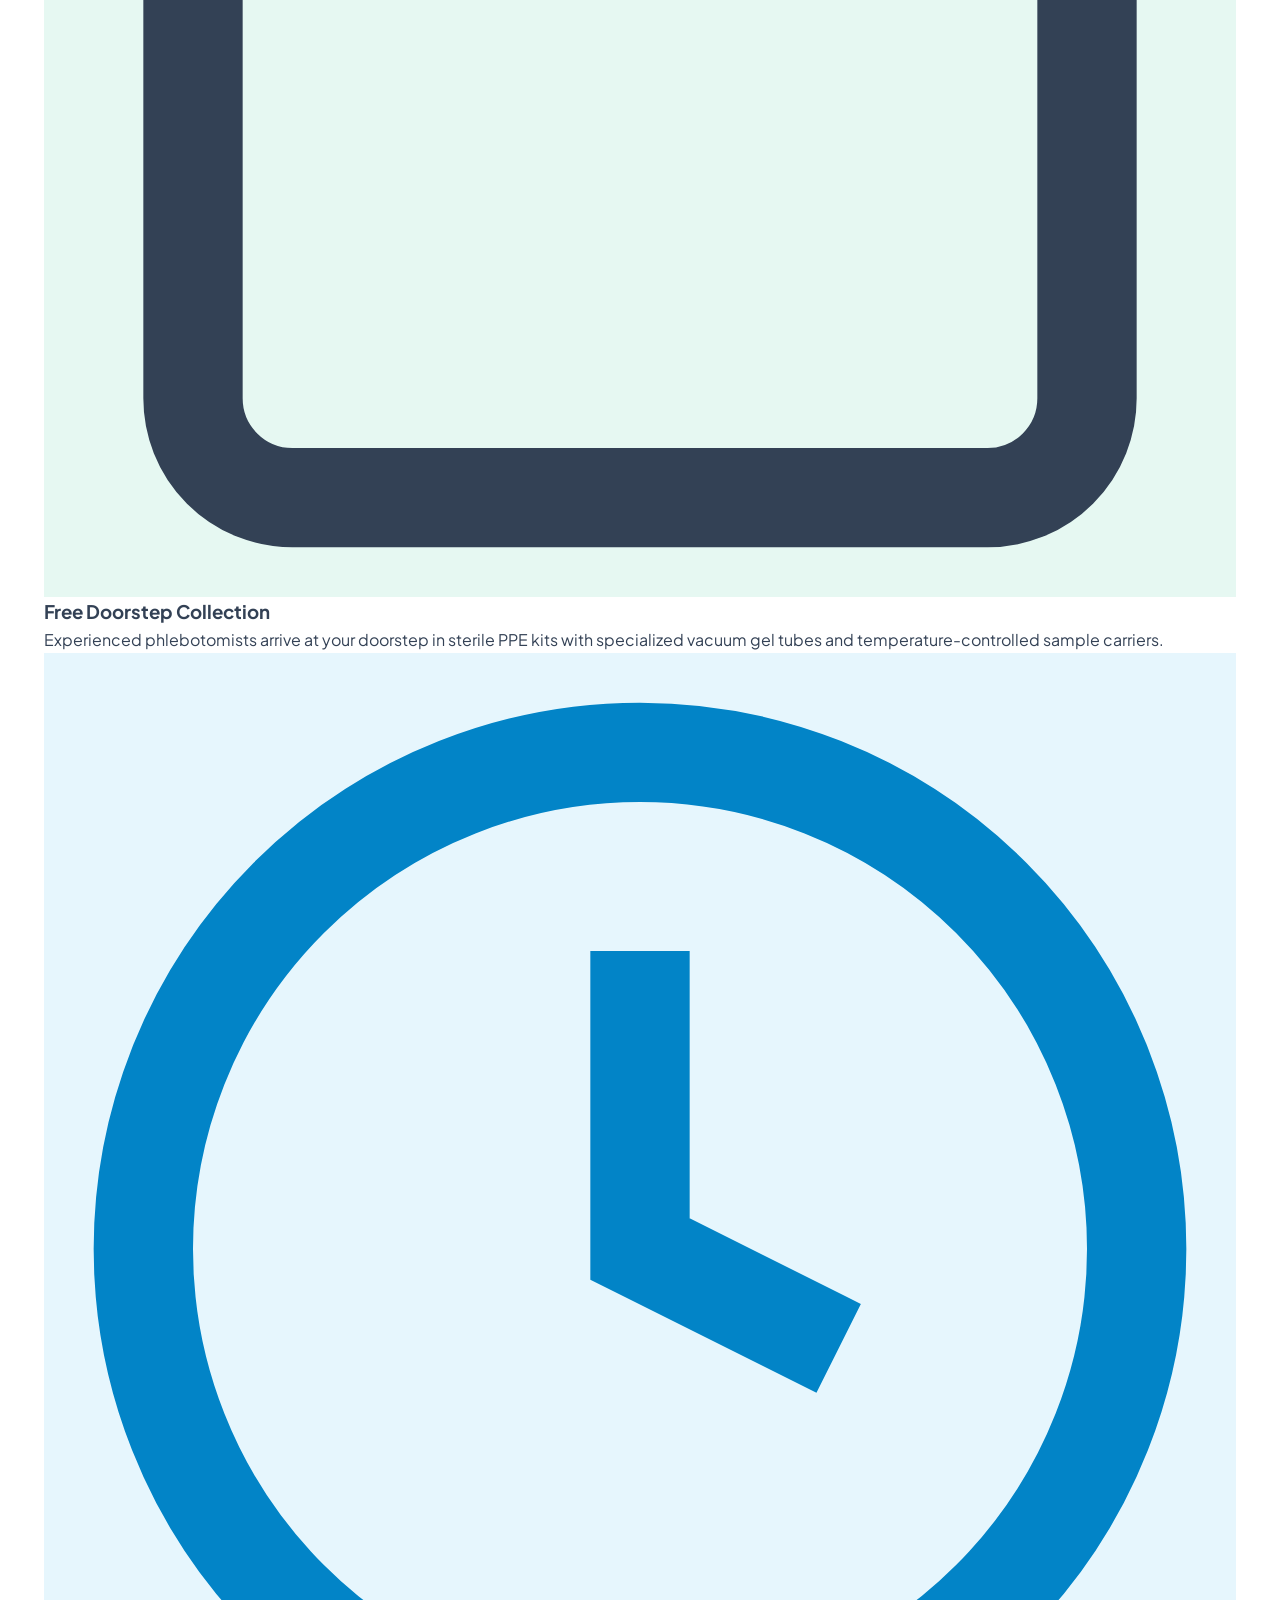
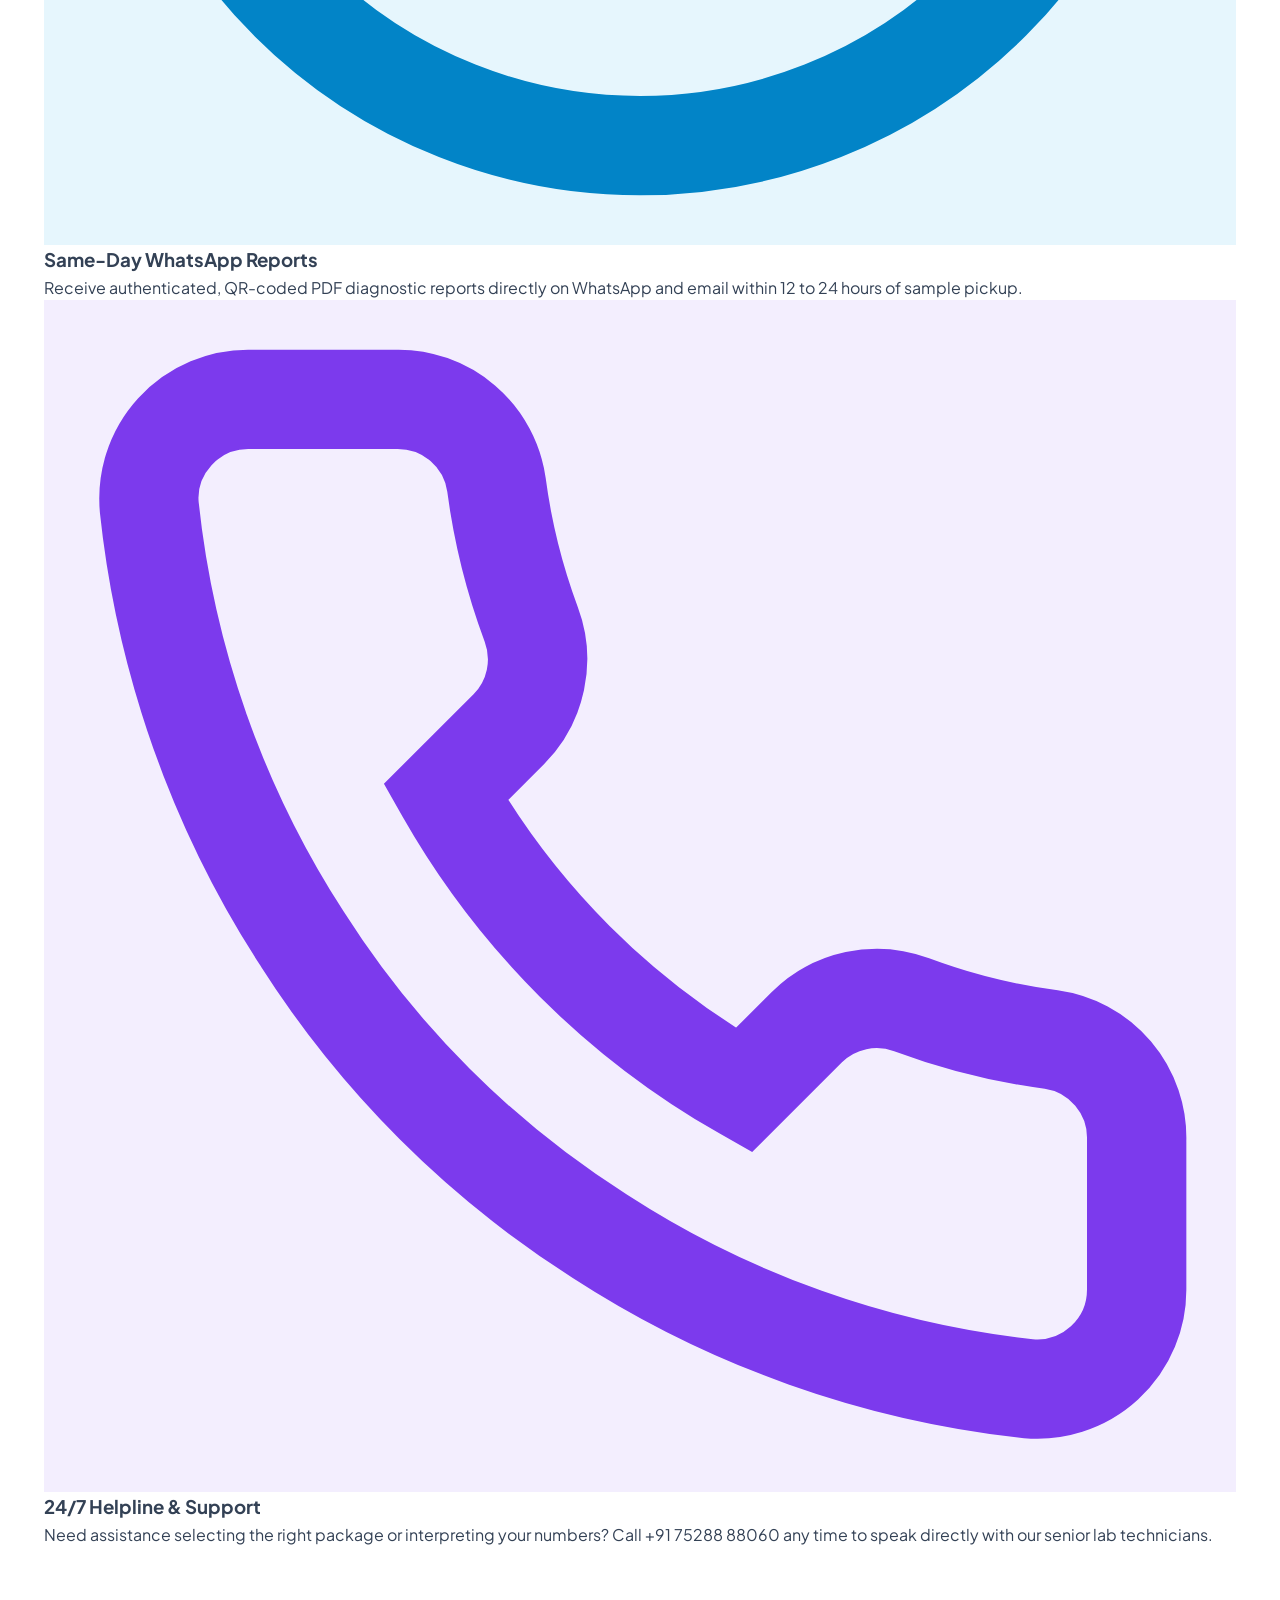
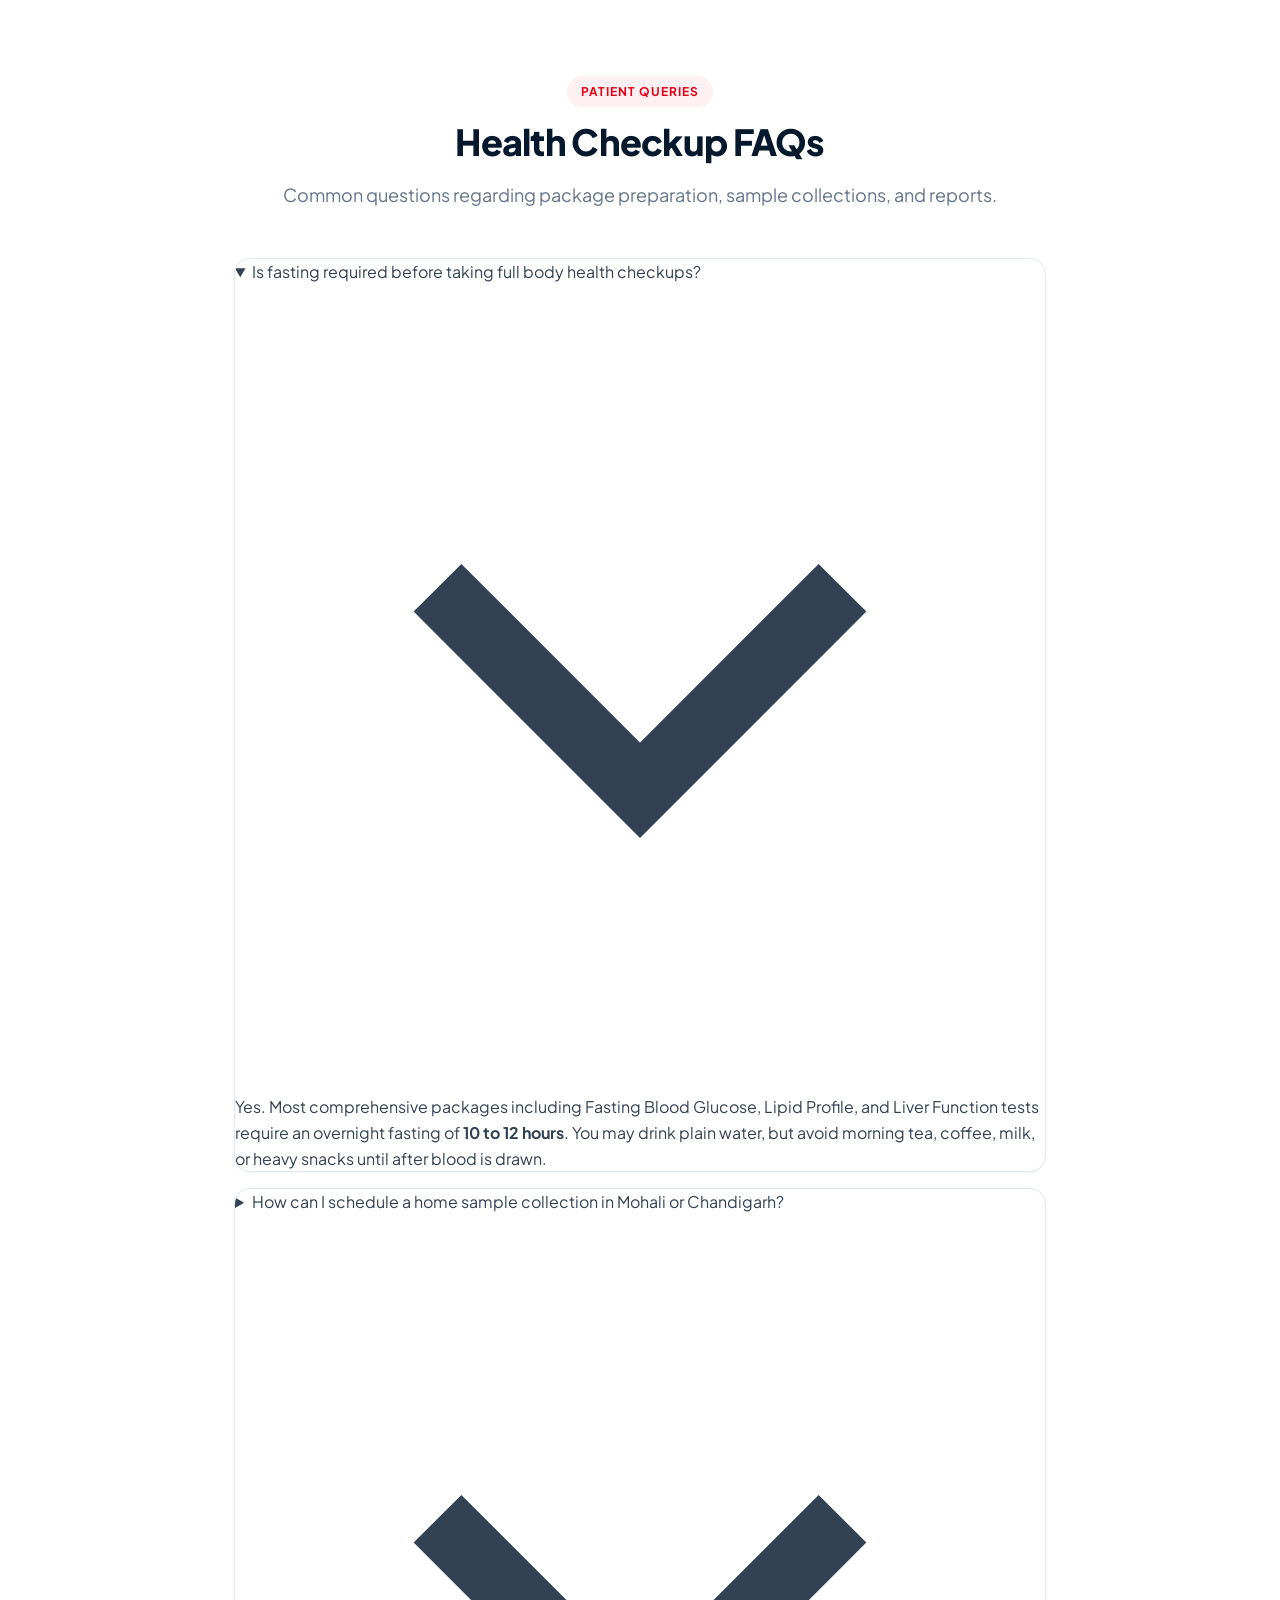
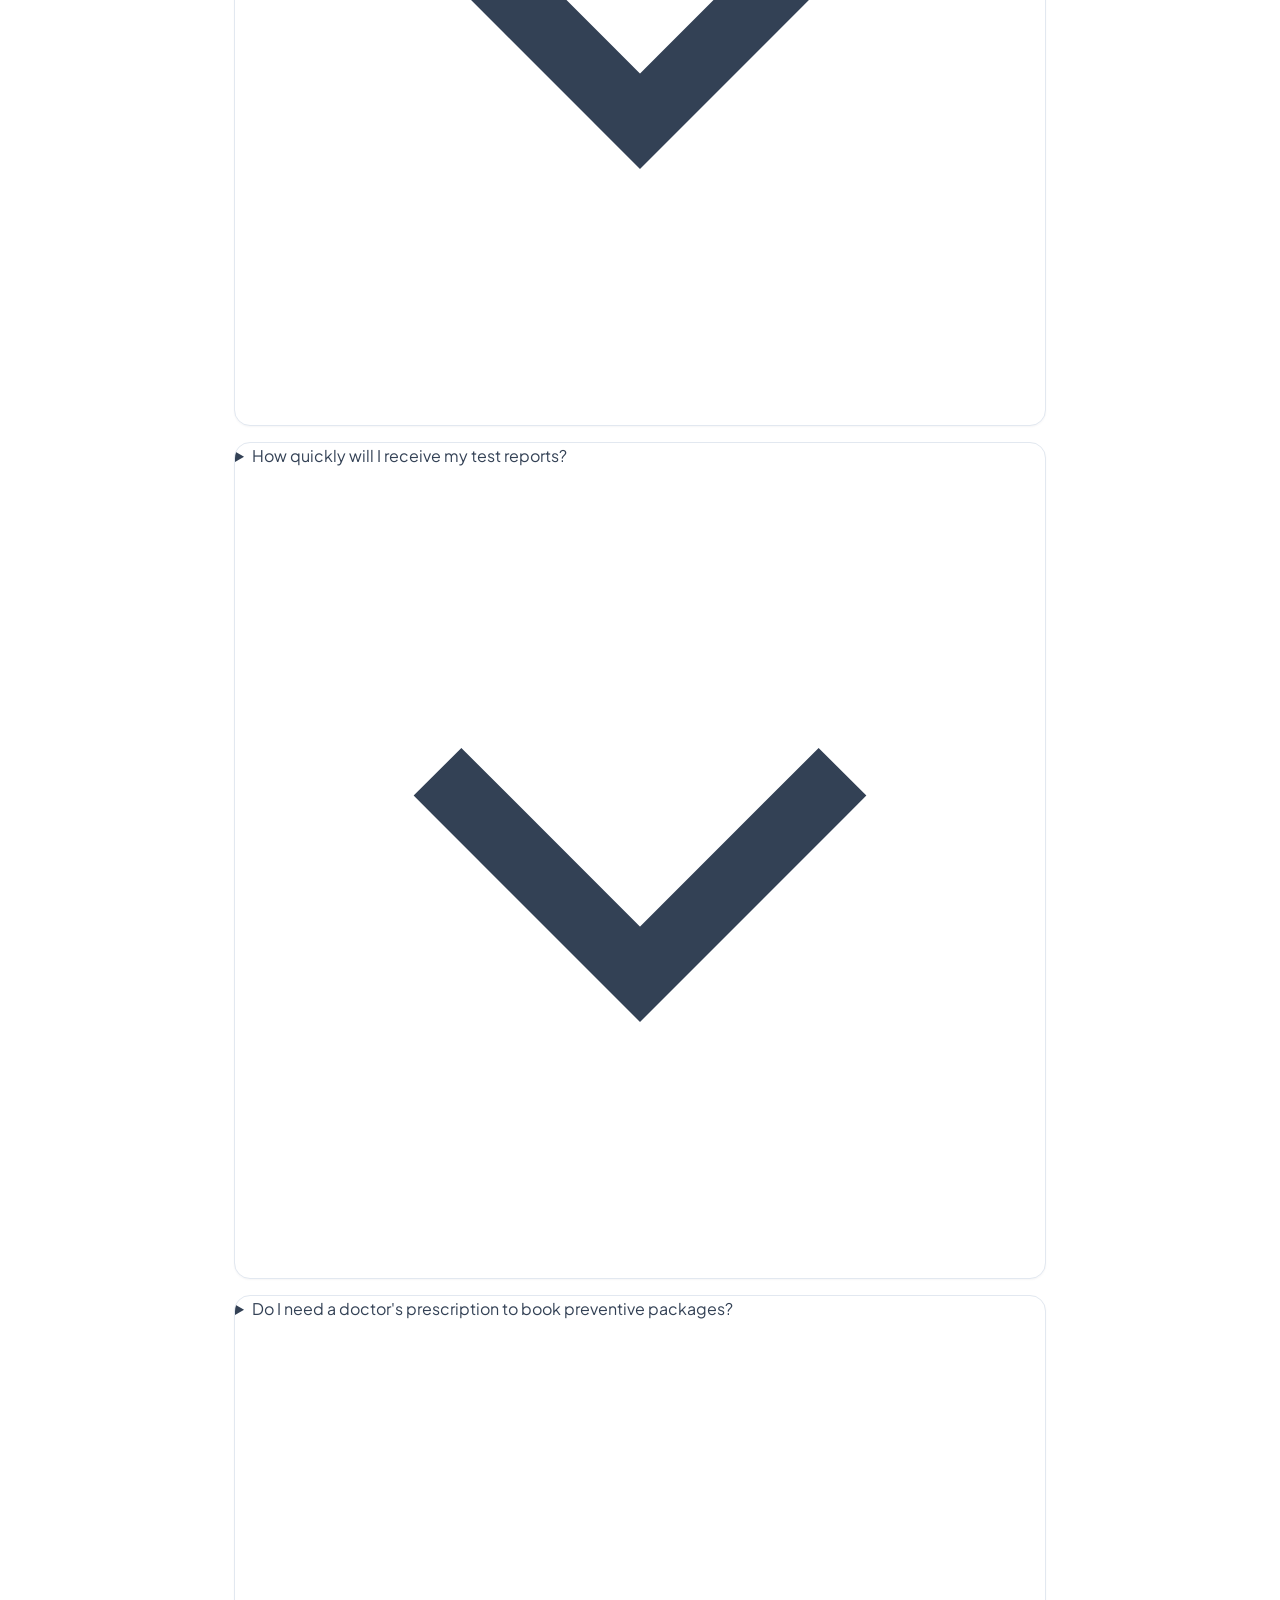
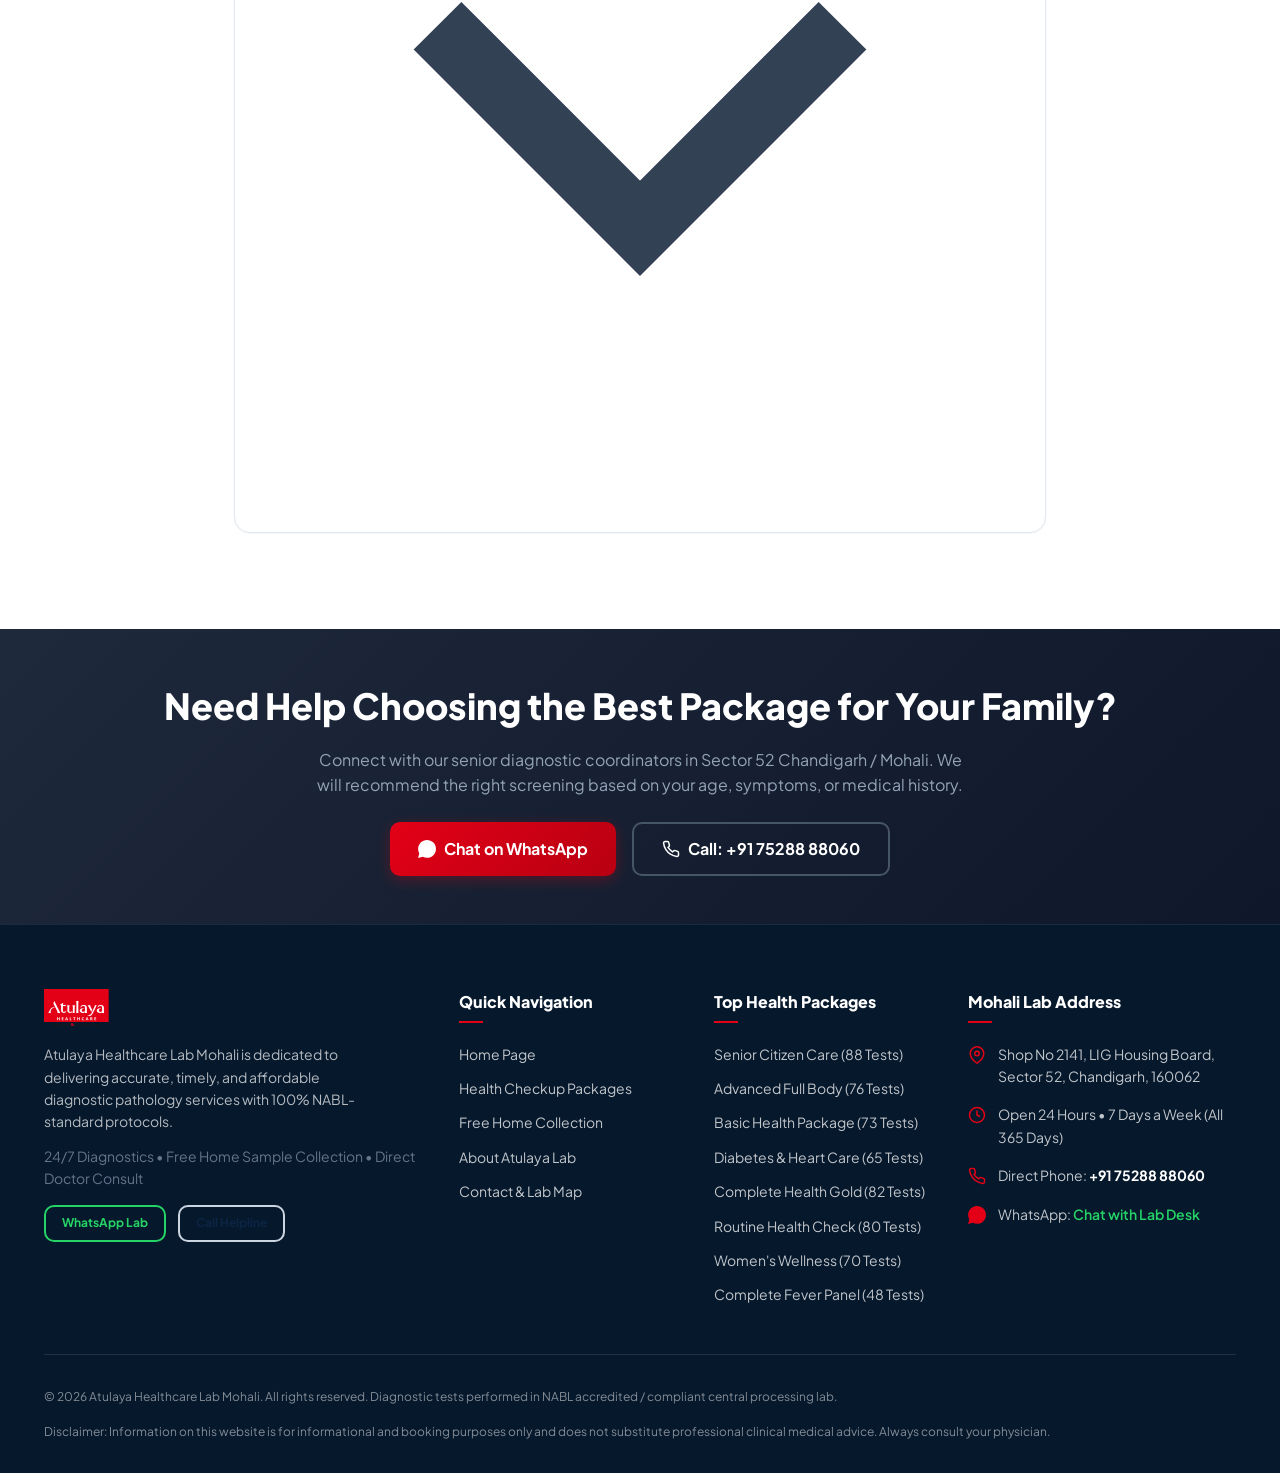
<file: packages/index.html>
<!DOCTYPE html>
<html lang="en">

<head>
  <meta charset="UTF-8">
  <meta name="viewport" content="width=device-width, initial-scale=1.0">
  <title>Health Checkup Packages Mohali | Full Body, Diabetes & Senior Care | Atulaya</title>
  <meta name="description"
    content="Explore comprehensive health packages at Atulaya Healthcare Lab Mohali. Full body checkups, diabetes evaluations, senior citizen profiles, and organ function tests with free home sample collection.">
  <meta name="keywords"
    content="health packages Mohali, full body checkup Chandigarh, preventive health tests Mohali, diabetes profile price Mohali, senior citizen health package">
  <link rel="canonical" href="https://www.atulayahealthcaremohali.com/packages/">

  <!-- Open Graph -->
  <meta property="og:type" content="product.group">
  <meta property="og:title" content="Preventive Health Checkup Packages | Atulaya Healthcare Lab Mohali">
  <meta property="og:description"
    content="Affordable, accurate full body and specialized health packages in Mohali and Chandigarh. Book online with home sample collection.">
  <meta property="og:image" content="../images/Atulaya_Logo.svg">
  <meta property="og:url" content="https://www.atulayahealthcaremohali.com/packages/">

  <!-- Favicon -->
  <link rel="icon" type="image/webp" href="../images/atulaya-favicon.webp">

  <!-- Google Fonts: Plus Jakarta Sans -->
  <link rel="preconnect" href="https://fonts.googleapis.com">
  <link rel="preconnect" href="https://fonts.gstatic.com" crossorigin>
  <link href="https://fonts.googleapis.com/css2?family=Plus+Jakarta+Sans:wght@400;500;600;700;800&display=swap"
    rel="stylesheet">

  <!-- Stylesheet -->
  <link rel="stylesheet" href="../css/style.css">

  <!-- Schema.org JSON-LD Breadcrumbs -->
  <script type="application/ld+json">
  {
    "@context": "https://schema.org",
    "@type": "BreadcrumbList",
    "itemListElement": [
      {
        "@type": "ListItem",
        "position": 1,
        "name": "Home",
        "item": "https://www.atulayahealthcaremohali.com/"
      },
      {
        "@type": "ListItem",
        "position": 2,
        "name": "Health Packages",
        "item": "https://www.atulayahealthcaremohali.com/packages/"
      }
    ]
  }
  </script>
</head>

<body>

  <!-- Top Notification & Contact Bar -->
  <aside class="topbar" aria-label="Quick contact information">
    <div class="container">
      <div class="topbar-content">
        <div class="topbar-left">
          <span class="topbar-tag"><span class="pulse-dot"></span> Open 24 Hours • 7 Days a Week</span>
          <span class="topbar-item">
            <svg viewBox="0 0 24 24" fill="none" stroke="currentColor" stroke-width="2">
              <path d="M21 10c0 7-9 13-9 13s-9-6-9-13a9 9 0 0 1 18 0z"></path>
              <circle cx="12" cy="10" r="3"></circle>
            </svg>
            Shop No 2141, LIG Housing Board, Sector 52, Chandigarh, 160062
          </span>
        </div>
        <div class="topbar-right">
          <span class="topbar-item">
            <svg viewBox="0 0 24 24" fill="none" stroke="currentColor" stroke-width="2">
              <path
                d="M22 16.92v3a2 2 0 0 1-2.18 2 19.79 19.79 0 0 1-8.63-3.07 19.5 19.5 0 0 1-6-6 19.79 19.79 0 0 1-3.07-8.67A2 2 0 0 1 4.11 2h3a2 2 0 0 1 2 1.72 12.84 12.84 0 0 0 .7 2.81 2 2 0 0 1-.45 2.11L8.09 9.91a16 16 0 0 0 6 6l1.27-1.27a2 2 0 0 1 2.11-.45 12.84 12.84 0 0 0 2.81.7A2 2 0 0 1 22 16.92z">
              </path>
            </svg>
            Direct Helpline: <a href="tel:7528888060"><strong>+91 75288 88060</strong></a>
          </span>
        </div>
      </div>
    </div>
  </aside>

  <!-- Main Site Navigation Header -->
  <header class="site-header" role="banner">
    <div class="container">
      <div class="header-inner">
        <a href="../" class="brand-logo" aria-label="Atulaya Healthcare Lab Mohali Home">
          <img src="../images/Atulaya_Logo.svg" alt="Atulaya Healthcare Lab Logo" class="brand-logo-img" width="160"
            height="52">
          <div class="brand-title-group">
            <span class="brand-name">Atulaya Healthcare</span>
            <span class="brand-tagline">Mohali Diagnostic Lab</span>
          </div>
        </a>

        <!-- Mobile Quick Action Buttons & Animated Toggle -->
        <div class="header-mobile-actions">
          <a href="https://wa.me/917528888060" target="_blank" rel="noopener noreferrer" class="header-quick-btn wa"
            aria-label="WhatsApp Lab Coordinator">
            <svg viewBox="0 0 24 24" fill="currentColor">
              <path
                d="M.057 24l1.687-6.163c-1.041-1.804-1.588-3.849-1.587-5.946.003-6.556 5.338-11.891 11.893-11.891 3.181.001 6.167 1.24 8.413 3.488 2.245 2.248 3.481 5.236 3.48 8.414-.003 6.557-5.338 11.892-11.893 11.892-1.99-.001-3.951-.5-5.688-1.448l-6.305 1.654z" />
            </svg>
          </a>
          <a href="tel:7528888060" class="header-quick-btn call" aria-label="Call Mohali Lab">
            <svg viewBox="0 0 24 24" fill="none" stroke="currentColor" stroke-width="2.5">
              <path
                d="M22 16.92v3a2 2 0 0 1-2.18 2 19.79 19.79 0 0 1-8.63-3.07 19.5 19.5 0 0 1-6-6 19.79 19.79 0 0 1-3.07-8.67A2 2 0 0 1 4.11 2h3a2 2 0 0 1 2 1.72 12.84 12.84 0 0 0 .7 2.81 2 2 0 0 1-.45 2.11L8.09 9.91a16 16 0 0 0 6 6l1.27-1.27a2 2 0 0 1 2.11-.45 12.84 12.84 0 0 0 2.81.7A2 2 0 0 1 22 16.92z">
              </path>
            </svg>
          </a>
          <button class="mobile-toggle" aria-label="Toggle navigation menu" aria-expanded="false"
            aria-controls="primaryNav">
            <span></span>
            <span></span>
            <span></span>
          </button>
        </div>

        <!-- Slide-Out Mobile Navigation Drawer / Desktop Nav -->
        <nav class="main-nav" id="primaryNav" role="navigation" aria-label="Main Navigation">
          <!-- Mobile Drawer Header -->
          <div class="drawer-header-mobile">
            <div class="drawer-brand-group">
              <span class="drawer-brand-title">Atulaya Healthcare</span>
              <span class="drawer-status-pill">
                <span
                  style="width: 6px; height: 6px; background: #10b981; border-radius: 50%; display: inline-block;"></span>
                24/7 Mohali Lab Active
              </span>
            </div>
            <button type="button" class="drawer-close-btn" aria-label="Close navigation menu">
              <svg width="18" height="18" viewBox="0 0 24 24" fill="none" stroke="currentColor" stroke-width="2.5">
                <line x1="18" y1="6" x2="6" y2="18"></line>
                <line x1="6" y1="6" x2="18" y2="18"></line>
              </svg>
            </button>
          </div>

          <div class="drawer-content-scroll">
            <!-- Mobile 1-Tap WhatsApp Banner -->
            <a href="https://wa.me/917528888060" target="_blank" rel="noopener noreferrer" class="drawer-wa-banner">
              <span>
                <svg viewBox="0 0 24 24" fill="currentColor">
                  <path
                    d="M.057 24l1.687-6.163c-1.041-1.804-1.588-3.849-1.587-5.946.003-6.556 5.338-11.891 11.893-11.891 3.181.001 6.167 1.24 8.413 3.488 2.245 2.248 3.481 5.236 3.48 8.414-.003 6.557-5.338 11.892-11.893 11.892-1.99-.001-3.951-.5-5.688-1.448l-6.305 1.654z" />
                </svg>
                Instant WhatsApp Booking
              </span>
              <svg width="14" height="14" viewBox="0 0 24 24" fill="none" stroke="currentColor" stroke-width="2.5">
                <polyline points="9 18 15 12 9 6"></polyline>
              </svg>
            </a>

            <!-- Navigation Links -->
            <ul class="nav-links">
              <li>
                <a href="../" class="nav-link">
                  <span class="nav-link-icon-box">
                    <svg viewBox="0 0 24 24" fill="none" stroke="currentColor" stroke-width="2">
                      <path d="M3 9l9-7 9 7v11a2 2 0 0 1-2 2H5a2 2 0 0 1-2-2z"></path>
                    </svg>
                  </span>
                  <span>Home</span>
                  <span class="nav-link-arrow">
                    <svg width="14" height="14" viewBox="0 0 24 24" fill="none" stroke="currentColor"
                      stroke-width="2.5">
                      <polyline points="9 18 15 12 9 6"></polyline>
                    </svg>
                  </span>
                </a>
              </li>
              <li>
                <a href="./" class="nav-link active">
                  <span class="nav-link-icon-box">
                    <svg viewBox="0 0 24 24" fill="none" stroke="currentColor" stroke-width="2">
                      <path
                        d="M21 16V8a2 2 0 0 0-1-1.73l-7-4a2 2 0 0 0-2 0l-7 4A2 2 0 0 0 3 8v8a2 2 0 0 0 1 1.73l7 4a2 2 0 0 0 2 0l7-4A2 2 0 0 0 21 16z">
                      </path>
                    </svg>
                  </span>
                  <span>Health Packages</span>
                  <span class="nav-link-badge">8 Packages</span>
                  <span class="nav-link-arrow">
                    <svg width="14" height="14" viewBox="0 0 24 24" fill="none" stroke="currentColor"
                      stroke-width="2.5">
                      <polyline points="9 18 15 12 9 6"></polyline>
                    </svg>
                  </span>
                </a>
              </li>
              <li>
                <a href="../home-collection/" class="nav-link">
                  <span class="nav-link-icon-box">
                    <svg viewBox="0 0 24 24" fill="none" stroke="currentColor" stroke-width="2">
                      <path
                        d="M19 14c1.49-1.46 3-3.21 3-5.5A5.5 5.5 0 0 0 16.5 3c-1.76 0-3 .5-4.5 2-1.5-1.5-2.74-2-4.5-2A5.5 5.5 0 0 0 2 8.5c0 2.3 1.5 4.05 3 5.5l7 7Z">
                      </path>
                    </svg>
                  </span>
                  <span>Home Collection</span>
                  <span class="nav-link-badge green">Free Visit</span>
                  <span class="nav-link-arrow">
                    <svg width="14" height="14" viewBox="0 0 24 24" fill="none" stroke="currentColor"
                      stroke-width="2.5">
                      <polyline points="9 18 15 12 9 6"></polyline>
                    </svg>
                  </span>
                </a>
              </li>
              <li>
                <a href="../about-us/" class="nav-link">
                  <span class="nav-link-icon-box">
                    <svg viewBox="0 0 24 24" fill="none" stroke="currentColor" stroke-width="2">
                      <circle cx="12" cy="12" r="10"></circle>
                      <line x1="12" y1="16" x2="12" y2="12"></line>
                      <line x1="12" y1="8" x2="12.01" y2="8"></line>
                    </svg>
                  </span>
                  <span>About Atulaya</span>
                  <span class="nav-link-arrow">
                    <svg width="14" height="14" viewBox="0 0 24 24" fill="none" stroke="currentColor"
                      stroke-width="2.5">
                      <polyline points="9 18 15 12 9 6"></polyline>
                    </svg>
                  </span>
                </a>
              </li>
              <li>
                <a href="../contact-us/" class="nav-link">
                  <span class="nav-link-icon-box">
                    <svg viewBox="0 0 24 24" fill="none" stroke="currentColor" stroke-width="2">
                      <path d="M21 10c0 7-9 13-9 13s-9-6-9-13a9 9 0 0 1 18 0z"></path>
                      <circle cx="12" cy="10" r="3"></circle>
                    </svg>
                  </span>
                  <span>Contact & Map</span>
                  <span class="nav-link-arrow">
                    <svg width="14" height="14" viewBox="0 0 24 24" fill="none" stroke="currentColor"
                      stroke-width="2.5">
                      <polyline points="9 18 15 12 9 6"></polyline>
                    </svg>
                  </span>
                </a>
              </li>
            </ul>

            <!-- Fast Action Booking Buttons -->
            <div class="header-cta">
              <button type="button" class="btn btn-primary" data-open-modal data-service="Home Sample Collection">
                <svg class="btn-icon" viewBox="0 0 24 24" fill="none" stroke="currentColor" stroke-width="2">
                  <path d="M19 21H5a2 2 0 0 1-2-2V5a2 2 0 0 1 2-2h11l5 5v11a2 2 0 0 1-2 2z"></path>
                </svg>
                Book Home Collection
              </button>
              <a href="tel:7528888060" class="btn btn-outline">
                <svg class="btn-icon" viewBox="0 0 24 24" fill="none" stroke="currentColor" stroke-width="2">
                  <path
                    d="M22 16.92v3a2 2 0 0 1-2.18 2 19.79 19.79 0 0 1-8.63-3.07 19.5 19.5 0 0 1-6-6 19.79 19.79 0 0 1-3.07-8.67A2 2 0 0 1 4.11 2h3a2 2 0 0 1 2 1.72 12.84 12.84 0 0 0 .7 2.81 2 2 0 0 1-.45 2.11L8.09 9.91a16 16 0 0 0 6 6l1.27-1.27a2 2 0 0 1 2.11-.45 12.84 12.84 0 0 0 2.81.7A2 2 0 0 1 22 16.92z">
                  </path>
                </svg>
                Call: +91 75288 88060
              </a>
            </div>

            <!-- Drawer Footer Trust & Contact -->
            <div class="drawer-footer-card">
              <span class="drawer-footer-title">24/7 Mohali Lab Helpline</span>
              <a href="tel:7528888060" class="drawer-helpline-link">
                <svg viewBox="0 0 24 24" fill="currentColor">
                  <path
                    d="M22 16.92v3a2 2 0 0 1-2.18 2 19.79 19.79 0 0 1-8.63-3.07 19.5 19.5 0 0 1-6-6 19.79 19.79 0 0 1-3.07-8.67A2 2 0 0 1 4.11 2h3a2 2 0 0 1 2 1.72 12.84 12.84 0 0 0 .7 2.81 2 2 0 0 1-.45 2.11L8.09 9.91a16 16 0 0 0 6 6l1.27-1.27a2 2 0 0 1 2.11-.45 12.84 12.84 0 0 0 2.81.7A2 2 0 0 1 22 16.92z">
                  </path>
                </svg>
                +91 75288 88060
              </a>
              <span class="drawer-address-text">
                📍 Shop No 2141, LIG Housing Board, Sector 52, Chandigarh, 160062
              </span>
            </div>
          </div>
        </nav>
      </div>
    </div>
  </header>

  <!-- Inner Hero Section -->
  <main id="main-content">
    <section class="inner-hero" aria-label="Packages Catalog Header">
      <div class="container">
        <nav class="breadcrumb" aria-label="Breadcrumb">
          <a href="../">Home</a>
          <span class="breadcrumb-separator">/</span>
          <span>Health Packages</span>
        </nav>
        <span class="section-badge"
          style="background: rgba(227, 0, 22, 0.15); color: #fca5a5; margin-bottom: 12px; display: inline-flex;">
          ⭐ 100% NABL-Standard Automated Diagnostic Testing
        </span>
        <h1 class="inner-hero-title">Preventive Health Checkup Packages Mohali</h1>
        <p class="inner-hero-desc">
          Structured diagnostic packages designed for early detection, comprehensive organ monitoring, and family
          wellness across Mohali, Chandigarh & Panchkula with free doorstep sample collection.
        </p>
      </div>
    </section>

    <!-- Interactive Packages Catalog -->
    <section class="section" aria-label="Packages Catalog">
      <div class="container">

        <!-- Interactive Category Filters -->
        <div class="package-filters" role="tablist" aria-label="Filter packages by category">
          <button class="filter-btn active" data-filter="all" role="tab" aria-selected="true">All Packages (8)</button>
          <button class="filter-btn" data-filter="full-body" role="tab" aria-selected="false">Full Body
            Checkups</button>
          <button class="filter-btn" data-filter="senior" role="tab" aria-selected="false">Senior Citizens</button>
          <button class="filter-btn" data-filter="diabetes" role="tab" aria-selected="false">Diabetes & Heart</button>
          <button class="filter-btn" data-filter="women" role="tab" aria-selected="false">Women's Wellness</button>
          <button class="filter-btn" data-filter="fever" role="tab" aria-selected="false">Fever & Infection</button>
        </div>

        <div class="packages-grid">

          <!-- Package 1: Atulaya Advanced Full Body Checkup (Featured) -->
          <article class="package-card featured" data-category="full-body">
            <span class="package-ribbon">⭐ Most Popular</span>
            <div class="package-header">
              <div class="package-tag">Executive Screening</div>
              <h3 class="package-title">Atulaya Advanced Full Body Checkup</h3>
              <div class="package-param-badge">
                <svg viewBox="0 0 24 24" fill="currentColor">
                  <path
                    d="M12 2L15.09 8.26L22 9.27L17 14.14L18.18 21.02L12 17.77L5.82 21.02L7 14.14L2 9.27L8.91 8.26L12 2Z" />
                </svg>
                76 Test Parameters Included
              </div>
            </div>
            <div class="package-body">
              <div class="package-organ-chips">
                <span class="organ-chip">Liver (LFT)</span>
                <span class="organ-chip">Kidney (KFT)</span>
                <span class="organ-chip">Heart (Lipid)</span>
                <span class="organ-chip">Thyroid</span>
                <span class="organ-chip">HbA1c Sugar</span>
                <span class="organ-chip">CBC & ESR</span>
              </div>
              <div class="package-includes-title">Key Parameter Groups:</div>
              <ul class="package-test-list">
                <li class="package-test-item">
                  <svg viewBox="0 0 24 24" fill="none" stroke="currentColor" stroke-width="2.5">
                    <polyline points="20 6 9 17 4 12"></polyline>
                  </svg>
                  Complete Hemogram (CBC + ESR, 24 Tests)
                </li>
                <li class="package-test-item">
                  <svg viewBox="0 0 24 24" fill="none" stroke="currentColor" stroke-width="2.5">
                    <polyline points="20 6 9 17 4 12"></polyline>
                  </svg>
                  Lipid Profile (Cholesterol, HDL, LDL, Triglycerides, 8 Tests)
                </li>
                <li class="package-test-item">
                  <svg viewBox="0 0 24 24" fill="none" stroke="currentColor" stroke-width="2.5">
                    <polyline points="20 6 9 17 4 12"></polyline>
                  </svg>
                  Liver Function Test (Bilirubin, SGOT, SGPT, Protein, 11 Tests)
                </li>
                <li class="package-test-item">
                  <svg viewBox="0 0 24 24" fill="none" stroke="currentColor" stroke-width="2.5">
                    <polyline points="20 6 9 17 4 12"></polyline>
                  </svg>
                  Kidney Function Test (Urea, Creatinine, Uric Acid, 8 Tests)
                </li>
                <li class="package-test-item">
                  <svg viewBox="0 0 24 24" fill="none" stroke="currentColor" stroke-width="2.5">
                    <polyline points="20 6 9 17 4 12"></polyline>
                  </svg>
                  HbA1c 3-Month Diabetes & Fasting Blood Sugar
                </li>
                <li class="package-test-item">
                  <svg viewBox="0 0 24 24" fill="none" stroke="currentColor" stroke-width="2.5">
                    <polyline points="20 6 9 17 4 12"></polyline>
                  </svg>
                  Thyroid Function (TSH, Total T3, Total T4)
                </li>
              </ul>
            </div>
            <div class="package-footer">
              <div class="package-price-row">
                <div class="package-price-wrap">
                  <span class="package-mrp"><del>₹3,990</del></span>
                  <span class="package-final-price">₹1,995</span>
                </div>
                <span class="package-discount-badge">50% Off</span>
              </div>
              <div class="package-card-actions">
                <a href="./advanced-full-body/" class="btn-view-params">
                  View 76 Tests &rarr;
                </a>
                <button type="button" class="btn btn-primary" data-open-modal
                  data-service="Atulaya Advanced Full Body Checkup">
                  Book Now
                </button>
              </div>
            </div>
          </article>

          <!-- Package 2: Senior Citizen Comprehensive (Specialty) -->
          <article class="package-card" data-category="senior">
            <span class="package-ribbon" style="background: linear-gradient(135deg, #0ea5e9, #0284c7);">👵 Senior
              Special</span>
            <div class="package-header">
              <div class="package-tag">Geriatric & Elderly Care</div>
              <h3 class="package-title">Senior Citizen Comprehensive Care</h3>
              <div class="package-param-badge">
                <svg viewBox="0 0 24 24" fill="currentColor">
                  <path
                    d="M12 2L15.09 8.26L22 9.27L17 14.14L18.18 21.02L12 17.77L5.82 21.02L7 14.14L2 9.27L8.91 8.26L12 2Z" />
                </svg>
                88 Test Parameters Included
              </div>
            </div>
            <div class="package-body">
              <div class="package-organ-chips">
                <span class="organ-chip">Arthritis (RF)</span>
                <span class="organ-chip">Uric Acid</span>
                <span class="organ-chip">Vit D3 & B12</span>
                <span class="organ-chip">Calcium</span>
                <span class="organ-chip">HbA1c</span>
                <span class="organ-chip">Cardiac & LFT/KFT</span>
              </div>
              <div class="package-includes-title">Specialized Tests Included:</div>
              <ul class="package-test-list">
                <li class="package-test-item">
                  <svg viewBox="0 0 24 24" fill="none" stroke="currentColor" stroke-width="2.5">
                    <polyline points="20 6 9 17 4 12"></polyline>
                  </svg>
                  Rheumatoid Factor (RF Quantitative) & Serum Uric Acid
                </li>
                <li class="package-test-item">
                  <svg viewBox="0 0 24 24" fill="none" stroke="currentColor" stroke-width="2.5">
                    <polyline points="20 6 9 17 4 12"></polyline>
                  </svg>
                  Vitamin D3 (Bone Strength) & Vitamin B12 (Nerve Health)
                </li>
                <li class="package-test-item">
                  <svg viewBox="0 0 24 24" fill="none" stroke="currentColor" stroke-width="2.5">
                    <polyline points="20 6 9 17 4 12"></polyline>
                  </svg>
                  Serum Calcium & Inorganic Phosphorus
                </li>
                <li class="package-test-item">
                  <svg viewBox="0 0 24 24" fill="none" stroke="currentColor" stroke-width="2.5">
                    <polyline points="20 6 9 17 4 12"></polyline>
                  </svg>
                  HbA1c Diabetes Glycated Hemoglobin + Average Sugar
                </li>
                <li class="package-test-item">
                  <svg viewBox="0 0 24 24" fill="none" stroke="currentColor" stroke-width="2.5">
                    <polyline points="20 6 9 17 4 12"></polyline>
                  </svg>
                  Complete LFT (11 Tests) + KFT with eGFR (8 Tests)
                </li>
                <li class="package-test-item">
                  <svg viewBox="0 0 24 24" fill="none" stroke="currentColor" stroke-width="2.5">
                    <polyline points="20 6 9 17 4 12"></polyline>
                  </svg>
                  Complete CBC + ESR + Urine Routine (26 Parameters)
                </li>
              </ul>
            </div>
            <div class="package-footer">
              <div class="package-price-row">
                <div class="package-price-wrap">
                  <span class="package-mrp"><del>₹5,500</del></span>
                  <span class="package-final-price">₹2,995</span>
                </div>
                <span class="package-discount-badge">46% Off</span>
              </div>
              <div class="package-card-actions">
                <a href="./senior-citizen/" class="btn-view-params">
                  View 88 Tests &rarr;
                </a>
                <button type="button" class="btn btn-primary" data-open-modal
                  data-service="Senior Citizen Comprehensive Care">
                  Book Now
                </button>
              </div>
            </div>
          </article>

          <!-- Package 3: Atulaya Basic Health Package -->
          <article class="package-card" data-category="full-body">
            <div class="package-header">
              <div class="package-tag">Baseline Health</div>
              <h3 class="package-title">Atulaya Basic Health Package</h3>
              <div class="package-param-badge">
                <svg viewBox="0 0 24 24" fill="currentColor">
                  <path
                    d="M12 2L15.09 8.26L22 9.27L17 14.14L18.18 21.02L12 17.77L5.82 21.02L7 14.14L2 9.27L8.91 8.26L12 2Z" />
                </svg>
                73 Test Parameters Included
              </div>
            </div>
            <div class="package-body">
              <div class="package-organ-chips">
                <span class="organ-chip">CBC Hemogram</span>
                <span class="organ-chip">Blood Sugar</span>
                <span class="organ-chip">Liver Screen</span>
                <span class="organ-chip">Kidney Screen</span>
                <span class="organ-chip">Lipids</span>
                <span class="organ-chip">Urine Routine</span>
              </div>
              <div class="package-includes-title">Tests Included:</div>
              <ul class="package-test-list">
                <li class="package-test-item">
                  <svg viewBox="0 0 24 24" fill="none" stroke="currentColor" stroke-width="2.5">
                    <polyline points="20 6 9 17 4 12"></polyline>
                  </svg>
                  Complete Hemogram (CBC, 24 Parameters)
                </li>
                <li class="package-test-item">
                  <svg viewBox="0 0 24 24" fill="none" stroke="currentColor" stroke-width="2.5">
                    <polyline points="20 6 9 17 4 12"></polyline>
                  </svg>
                  Fasting Blood Glucose (Blood Sugar)
                </li>
                <li class="package-test-item">
                  <svg viewBox="0 0 24 24" fill="none" stroke="currentColor" stroke-width="2.5">
                    <polyline points="20 6 9 17 4 12"></polyline>
                  </svg>
                  Liver Function Screen (Bilirubin, SGOT, SGPT)
                </li>
                <li class="package-test-item">
                  <svg viewBox="0 0 24 24" fill="none" stroke="currentColor" stroke-width="2.5">
                    <polyline points="20 6 9 17 4 12"></polyline>
                  </svg>
                  Kidney Function Screen (Urea, Creatinine, Uric Acid)
                </li>
                <li class="package-test-item">
                  <svg viewBox="0 0 24 24" fill="none" stroke="currentColor" stroke-width="2.5">
                    <polyline points="20 6 9 17 4 12"></polyline>
                  </svg>
                  Lipid Profile Screen (Cholesterol & Triglycerides)
                </li>
                <li class="package-test-item">
                  <svg viewBox="0 0 24 24" fill="none" stroke="currentColor" stroke-width="2.5">
                    <polyline points="20 6 9 17 4 12"></polyline>
                  </svg>
                  Complete Urine Routine (26 Parameters)
                </li>
              </ul>
            </div>
            <div class="package-footer">
              <div class="package-price-row">
                <div class="package-price-wrap">
                  <span class="package-mrp"><del>₹2,400</del></span>
                  <span class="package-final-price">₹1,195</span>
                </div>
                <span class="package-discount-badge">50% Off</span>
              </div>
              <div class="package-card-actions">
                <a href="./basic-health/" class="btn-view-params">
                  View 73 Tests &rarr;
                </a>
                <button type="button" class="btn btn-primary" data-open-modal
                  data-service="Atulaya Basic Health Package">
                  Book Now
                </button>
              </div>
            </div>
          </article>

          <!-- Package 4: Diabetes & Heart Care -->
          <article class="package-card" data-category="diabetes">
            <div class="package-header">
              <div class="package-tag">Metabolic & Cardio</div>
              <h3 class="package-title">Atulaya Diabetes & Heart Care</h3>
              <div class="package-param-badge">
                <svg viewBox="0 0 24 24" fill="currentColor">
                  <path
                    d="M12 2L15.09 8.26L22 9.27L17 14.14L18.18 21.02L12 17.77L5.82 21.02L7 14.14L2 9.27L8.91 8.26L12 2Z" />
                </svg>
                65 Test Parameters Included
              </div>
            </div>
            <div class="package-body">
              <div class="package-organ-chips">
                <span class="organ-chip">HbA1c Glycated</span>
                <span class="organ-chip">Average Sugar</span>
                <span class="organ-chip">Fasting Sugar</span>
                <span class="organ-chip">Cardiac Lipid</span>
                <span class="organ-chip">Kidney Nephropathy</span>
                <span class="organ-chip">Urine Microalbumin</span>
              </div>
              <div class="package-includes-title">Tests Included:</div>
              <ul class="package-test-list">
                <li class="package-test-item">
                  <svg viewBox="0 0 24 24" fill="none" stroke="currentColor" stroke-width="2.5">
                    <polyline points="20 6 9 17 4 12"></polyline>
                  </svg>
                  HbA1c (Glycated Hemoglobin) via HPLC Standard
                </li>
                <li class="package-test-item">
                  <svg viewBox="0 0 24 24" fill="none" stroke="currentColor" stroke-width="2.5">
                    <polyline points="20 6 9 17 4 12"></polyline>
                  </svg>
                  Estimated Average Glucose (eAG) & Fasting Sugar
                </li>
                <li class="package-test-item">
                  <svg viewBox="0 0 24 24" fill="none" stroke="currentColor" stroke-width="2.5">
                    <polyline points="20 6 9 17 4 12"></polyline>
                  </svg>
                  Extended Lipid Profile (8 Cardiac Risk Markers)
                </li>
                <li class="package-test-item">
                  <svg viewBox="0 0 24 24" fill="none" stroke="currentColor" stroke-width="2.5">
                    <polyline points="20 6 9 17 4 12"></polyline>
                  </svg>
                  Kidney Diabetic Nephropathy Screen (Serum Creatinine + Urea)
                </li>
                <li class="package-test-item">
                  <svg viewBox="0 0 24 24" fill="none" stroke="currentColor" stroke-width="2.5">
                    <polyline points="20 6 9 17 4 12"></polyline>
                  </svg>
                  Complete Hemogram (CBC, 24 Tests)
                </li>
                <li class="package-test-item">
                  <svg viewBox="0 0 24 24" fill="none" stroke="currentColor" stroke-width="2.5">
                    <polyline points="20 6 9 17 4 12"></polyline>
                  </svg>
                  Urine Microalbuminuria & Routine Analysis
                </li>
              </ul>
            </div>
            <div class="package-footer">
              <div class="package-price-row">
                <div class="package-price-wrap">
                  <span class="package-mrp"><del>₹3,600</del></span>
                  <span class="package-final-price">₹1,795</span>
                </div>
                <span class="package-discount-badge">50% Off</span>
              </div>
              <div class="package-card-actions">
                <a href="./diabetes-heart/" class="btn-view-params">
                  View 65 Tests &rarr;
                </a>
                <button type="button" class="btn btn-primary" data-open-modal
                  data-service="Atulaya Diabetes & Heart Care">
                  Book Now
                </button>
              </div>
            </div>
          </article>

          <!-- Package 5: Routine Health Package -->
          <article class="package-card" data-category="full-body">
            <div class="package-header">
              <div class="package-tag">Annual Routine</div>
              <h3 class="package-title">Atulaya Routine Health Package</h3>
              <div class="package-param-badge">
                <svg viewBox="0 0 24 24" fill="currentColor">
                  <path
                    d="M12 2L15.09 8.26L22 9.27L17 14.14L18.18 21.02L12 17.77L5.82 21.02L7 14.14L2 9.27L8.91 8.26L12 2Z" />
                </svg>
                80 Test Parameters Included
              </div>
            </div>
            <div class="package-body">
              <div class="package-organ-chips">
                <span class="organ-chip">CBC + ESR</span>
                <span class="organ-chip">Thyroid TFT</span>
                <span class="organ-chip">Full LFT</span>
                <span class="organ-chip">Full KFT</span>
                <span class="organ-chip">Lipids</span>
                <span class="organ-chip">Calcium</span>
              </div>
              <div class="package-includes-title">Tests Included:</div>
              <ul class="package-test-list">
                <li class="package-test-item">
                  <svg viewBox="0 0 24 24" fill="none" stroke="currentColor" stroke-width="2.5">
                    <polyline points="20 6 9 17 4 12"></polyline>
                  </svg>
                  Complete Hemogram (CBC + ESR, 24 Tests)
                </li>
                <li class="package-test-item">
                  <svg viewBox="0 0 24 24" fill="none" stroke="currentColor" stroke-width="2.5">
                    <polyline points="20 6 9 17 4 12"></polyline>
                  </svg>
                  Complete Thyroid Function (T3, T4, TSH)
                </li>
                <li class="package-test-item">
                  <svg viewBox="0 0 24 24" fill="none" stroke="currentColor" stroke-width="2.5">
                    <polyline points="20 6 9 17 4 12"></polyline>
                  </svg>
                  Liver Function Profile (11 Liver Enzymes & Proteins)
                </li>
                <li class="package-test-item">
                  <svg viewBox="0 0 24 24" fill="none" stroke="currentColor" stroke-width="2.5">
                    <polyline points="20 6 9 17 4 12"></polyline>
                  </svg>
                  Kidney Renal Profile (Urea, Creatinine, Uric Acid, Bun)
                </li>
                <li class="package-test-item">
                  <svg viewBox="0 0 24 24" fill="none" stroke="currentColor" stroke-width="2.5">
                    <polyline points="20 6 9 17 4 12"></polyline>
                  </svg>
                  Lipid Profile & Serum Calcium Marker
                </li>
                <li class="package-test-item">
                  <svg viewBox="0 0 24 24" fill="none" stroke="currentColor" stroke-width="2.5">
                    <polyline points="20 6 9 17 4 12"></polyline>
                  </svg>
                  Blood Sugar & Complete Urine Examination
                </li>
              </ul>
            </div>
            <div class="package-footer">
              <div class="package-price-row">
                <div class="package-price-wrap">
                  <span class="package-mrp"><del>₹4,990</del></span>
                  <span class="package-final-price">₹2,495</span>
                </div>
                <span class="package-discount-badge">50% Off</span>
              </div>
              <div class="package-card-actions">
                <a href="./routine-health/" class="btn-view-params">
                  View 80 Tests &rarr;
                </a>
                <button type="button" class="btn btn-primary" data-open-modal
                  data-service="Atulaya Routine Health Package">
                  Book Now
                </button>
              </div>
            </div>
          </article>

          <!-- Package 6: Complete Health Ayushmant Gold -->
          <article class="package-card" data-category="full-body">
            <span class="package-ribbon" style="background: linear-gradient(135deg, #f59e0b, #d97706);">🏆 Gold
              Comprehensive</span>
            <div class="package-header">
              <div class="package-tag">Master Health Checkup</div>
              <h3 class="package-title">Atulaya Complete Health (Ayushmant Gold)</h3>
              <div class="package-param-badge">
                <svg viewBox="0 0 24 24" fill="currentColor">
                  <path
                    d="M12 2L15.09 8.26L22 9.27L17 14.14L18.18 21.02L12 17.77L5.82 21.02L7 14.14L2 9.27L8.91 8.26L12 2Z" />
                </svg>
                82 Test Parameters Included
              </div>
            </div>
            <div class="package-body">
              <div class="package-organ-chips">
                <span class="organ-chip">Vitamins D3 & B12</span>
                <span class="organ-chip">HbA1c</span>
                <span class="organ-chip">Thyroid</span>
                <span class="organ-chip">Full LFT</span>
                <span class="organ-chip">Full KFT</span>
                <span class="organ-chip">Cardiac Lipid</span>
              </div>
              <div class="package-includes-title">Tests Included:</div>
              <ul class="package-test-list">
                <li class="package-test-item">
                  <svg viewBox="0 0 24 24" fill="none" stroke="currentColor" stroke-width="2.5">
                    <polyline points="20 6 9 17 4 12"></polyline>
                  </svg>
                  Vitamin D3 (25-OH) & Vitamin B12 Vitality Screening
                </li>
                <li class="package-test-item">
                  <svg viewBox="0 0 24 24" fill="none" stroke="currentColor" stroke-width="2.5">
                    <polyline points="20 6 9 17 4 12"></polyline>
                  </svg>
                  HbA1c 3-Month Diabetes & Fasting Blood Sugar
                </li>
                <li class="package-test-item">
                  <svg viewBox="0 0 24 24" fill="none" stroke="currentColor" stroke-width="2.5">
                    <polyline points="20 6 9 17 4 12"></polyline>
                  </svg>
                  Full Thyroid Profile (T3, T4, TSH)
                </li>
                <li class="package-test-item">
                  <svg viewBox="0 0 24 24" fill="none" stroke="currentColor" stroke-width="2.5">
                    <polyline points="20 6 9 17 4 12"></polyline>
                  </svg>
                  Complete LFT (11 Tests) + KFT (8 Tests) + Lipid (8 Tests)
                </li>
                <li class="package-test-item">
                  <svg viewBox="0 0 24 24" fill="none" stroke="currentColor" stroke-width="2.5">
                    <polyline points="20 6 9 17 4 12"></polyline>
                  </svg>
                  Serum Calcium, Phosphorus & Uric Acid
                </li>
                <li class="package-test-item">
                  <svg viewBox="0 0 24 24" fill="none" stroke="currentColor" stroke-width="2.5">
                    <polyline points="20 6 9 17 4 12"></polyline>
                  </svg>
                  Complete Hemogram (CBC, 24 Tests) & Urine Routine
                </li>
              </ul>
            </div>
            <div class="package-footer">
              <div class="package-price-row">
                <div class="package-price-wrap">
                  <span class="package-mrp"><del>₹5,600</del></span>
                  <span class="package-final-price">₹2,795</span>
                </div>
                <span class="package-discount-badge">50% Off</span>
              </div>
              <div class="package-card-actions">
                <a href="./complete-full-body/" class="btn-view-params">
                  View 82 Tests &rarr;
                </a>
                <button type="button" class="btn btn-primary" data-open-modal
                  data-service="Atulaya Complete Health (Ayushmant Gold)">
                  Book Now
                </button>
              </div>
            </div>
          </article>

          <!-- Package 7: Women's Wellness & Hormonal Profile -->
          <article class="package-card" data-category="women">
            <div class="package-header">
              <div class="package-tag">Women's Special</div>
              <h3 class="package-title">Atulaya Women's Wellness Profile</h3>
              <div class="package-param-badge">
                <svg viewBox="0 0 24 24" fill="currentColor">
                  <path
                    d="M12 2L15.09 8.26L22 9.27L17 14.14L18.18 21.02L12 17.77L5.82 21.02L7 14.14L2 9.27L8.91 8.26L12 2Z" />
                </svg>
                70 Test Parameters Included
              </div>
            </div>
            <div class="package-body">
              <div class="package-organ-chips">
                <span class="organ-chip">Iron Deficiency</span>
                <span class="organ-chip">Thyroid TFT</span>
                <span class="organ-chip">Calcium Bone</span>
                <span class="organ-chip">Vitamin D3</span>
                <span class="organ-chip">Anemia Screen</span>
                <span class="organ-chip">Hormones</span>
              </div>
              <div class="package-includes-title">Tests Included:</div>
              <ul class="package-test-list">
                <li class="package-test-item">
                  <svg viewBox="0 0 24 24" fill="none" stroke="currentColor" stroke-width="2.5">
                    <polyline points="20 6 9 17 4 12"></polyline>
                  </svg>
                  Iron Deficiency & Ferritin Anemia Profile
                </li>
                <li class="package-test-item">
                  <svg viewBox="0 0 24 24" fill="none" stroke="currentColor" stroke-width="2.5">
                    <polyline points="20 6 9 17 4 12"></polyline>
                  </svg>
                  Thyroid Function Panel (Total T3, Total T4, TSH)
                </li>
                <li class="package-test-item">
                  <svg viewBox="0 0 24 24" fill="none" stroke="currentColor" stroke-width="2.5">
                    <polyline points="20 6 9 17 4 12"></polyline>
                  </svg>
                  Vitamin D3 & Serum Calcium for Bone Mineral Density
                </li>
                <li class="package-test-item">
                  <svg viewBox="0 0 24 24" fill="none" stroke="currentColor" stroke-width="2.5">
                    <polyline points="20 6 9 17 4 12"></polyline>
                  </svg>
                  Complete Hemogram (CBC with Hemoglobin & Red Cell Indices)
                </li>
                <li class="package-test-item">
                  <svg viewBox="0 0 24 24" fill="none" stroke="currentColor" stroke-width="2.5">
                    <polyline points="20 6 9 17 4 12"></polyline>
                  </svg>
                  Liver & Kidney Vital Function Baseline
                </li>
                <li class="package-test-item">
                  <svg viewBox="0 0 24 24" fill="none" stroke="currentColor" stroke-width="2.5">
                    <polyline points="20 6 9 17 4 12"></polyline>
                  </svg>
                  Fasting Sugar & Complete Urine Examination
                </li>
              </ul>
            </div>
            <div class="package-footer">
              <div class="package-price-row">
                <div class="package-price-wrap">
                  <span class="package-mrp"><del>₹4,400</del></span>
                  <span class="package-final-price">₹2,195</span>
                </div>
                <span class="package-discount-badge">50% Off</span>
              </div>
              <div class="package-card-actions">
                <a href="./womens-wellness/" class="btn-view-params">
                  View 70 Tests &rarr;
                </a>
                <button type="button" class="btn btn-primary" data-open-modal
                  data-service="Atulaya Women's Wellness Profile">
                  Book Now
                </button>
              </div>
            </div>
          </article>

          <!-- Package 8: Fever & Infection Panel -->
          <article class="package-card" data-category="fever">
            <div class="package-header">
              <div class="package-tag">Acute Illness</div>
              <h3 class="package-title">Atulaya Complete Fever & Infection Panel</h3>
              <div class="package-param-badge">
                <svg viewBox="0 0 24 24" fill="currentColor">
                  <path
                    d="M12 2L15.09 8.26L22 9.27L17 14.14L18.18 21.02L12 17.77L5.82 21.02L7 14.14L2 9.27L8.91 8.26L12 2Z" />
                </svg>
                48 Test Parameters Included
              </div>
            </div>
            <div class="package-body">
              <div class="package-organ-chips">
                <span class="organ-chip">Dengue NS1/IgG/IgM</span>
                <span class="organ-chip">Typhoid Widal</span>
                <span class="organ-chip">Malaria MP</span>
                <span class="organ-chip">CBC & Platelets</span>
                <span class="organ-chip">ESR</span>
                <span class="organ-chip">Urine Infection</span>
              </div>
              <div class="package-includes-title">Tests Included:</div>
              <ul class="package-test-list">
                <li class="package-test-item">
                  <svg viewBox="0 0 24 24" fill="none" stroke="currentColor" stroke-width="2.5">
                    <polyline points="20 6 9 17 4 12"></polyline>
                  </svg>
                  Dengue Duo Panel (NS1 Antigen + IgG/IgM Antibodies)
                </li>
                <li class="package-test-item">
                  <svg viewBox="0 0 24 24" fill="none" stroke="currentColor" stroke-width="2.5">
                    <polyline points="20 6 9 17 4 12"></polyline>
                  </svg>
                  Typhoid Screening (Widal Agglutination / Typhidot)
                </li>
                <li class="package-test-item">
                  <svg viewBox="0 0 24 24" fill="none" stroke="currentColor" stroke-width="2.5">
                    <polyline points="20 6 9 17 4 12"></polyline>
                  </svg>
                  Malarial Parasite Detection (Blood Smear & Rapid Card)
                </li>
                <li class="package-test-item">
                  <svg viewBox="0 0 24 24" fill="none" stroke="currentColor" stroke-width="2.5">
                    <polyline points="20 6 9 17 4 12"></polyline>
                  </svg>
                  Complete Hemogram with Absolute Platelet Count (CBC, 24 Tests)
                </li>
                <li class="package-test-item">
                  <svg viewBox="0 0 24 24" fill="none" stroke="currentColor" stroke-width="2.5">
                    <polyline points="20 6 9 17 4 12"></polyline>
                  </svg>
                  Erythrocyte Sedimentation Rate (ESR Infection Marker)
                </li>
                <li class="package-test-item">
                  <svg viewBox="0 0 24 24" fill="none" stroke="currentColor" stroke-width="2.5">
                    <polyline points="20 6 9 17 4 12"></polyline>
                  </svg>
                  Complete Urine Routine for Urinary Tract Infections
                </li>
              </ul>
            </div>
            <div class="package-footer">
              <div class="package-price-row">
                <div class="package-price-wrap">
                  <span class="package-mrp"><del>₹2,990</del></span>
                  <span class="package-final-price">₹1,495</span>
                </div>
                <span class="package-discount-badge">50% Off</span>
              </div>
              <div class="package-card-actions">
                <a href="./fever-panel/" class="btn-view-params">
                  View 48 Tests &rarr;
                </a>
                <button type="button" class="btn btn-primary" data-open-modal
                  data-service="Atulaya Complete Fever & Infection Panel">
                  Book Now
                </button>
              </div>
            </div>
          </article>

        </div>
      </div>
    </section>

    <!-- Why Choose Atulaya Health Packages Strip -->
    <section class="section" style="background: var(--bg-alt); padding: var(--space-12) 0;"
      aria-label="Why Choose Atulaya Packages">
      <div class="container">
        <div class="section-header text-center">
          <span class="section-badge teal">Clinical Precision</span>
          <h2 class="section-title">Why Book Preventive Health Packages at Atulaya?</h2>
          <p class="section-desc">
            With 30+ years of healthcare legacy in Tricity, Atulaya guarantees accurate diagnoses with certified
            phlebotomists and advanced robotic lab analyzers.
          </p>
        </div>

        <div class="features-grid">
          <div class="feature-card">
            <div class="feature-icon-wrap" style="background: rgba(227, 0, 22, 0.1); color: var(--brand-red);">
              <svg viewBox="0 0 24 24" fill="none" stroke="currentColor" stroke-width="2">
                <path d="M12 22s8-4 8-10V5l-8-3-8 3v7c0 6 8 10 8 10z"></path>
              </svg>
            </div>
            <h3 class="feature-title">NABL-Standard Testing</h3>
            <p class="feature-desc">All blood samples undergo dual-level internal and external quality verification on
              fully automated Beckman Coulter & Roche clinical platforms.</p>
          </div>

          <div class="feature-card">
            <div class="feature-icon-wrap" style="background: rgba(16, 185, 129, 0.1); color: var(--status-success);">
              <svg viewBox="0 0 24 24" fill="none" stroke="currentColor" stroke-width="2">
                <path d="M3 9l9-7 9 7v11a2 2 0 0 1-2 2H5a2 2 0 0 1-2-2z"></path>
              </svg>
            </div>
            <h3 class="feature-title">Free Doorstep Collection</h3>
            <p class="feature-desc">Experienced phlebotomists arrive at your doorstep in sterile PPE kits with
              specialized vacuum gel tubes and temperature-controlled sample carriers.</p>
          </div>

          <div class="feature-card">
            <div class="feature-icon-wrap" style="background: rgba(14, 165, 233, 0.1); color: #0284c7;">
              <svg viewBox="0 0 24 24" fill="none" stroke="currentColor" stroke-width="2">
                <circle cx="12" cy="12" r="10"></circle>
                <polyline points="12 6 12 12 16 14"></polyline>
              </svg>
            </div>
            <h3 class="feature-title">Same-Day WhatsApp Reports</h3>
            <p class="feature-desc">Receive authenticated, QR-coded PDF diagnostic reports directly on WhatsApp and
              email within 12 to 24 hours of sample pickup.</p>
          </div>

          <div class="feature-card">
            <div class="feature-icon-wrap" style="background: rgba(139, 92, 246, 0.1); color: #7c3aed;">
              <svg viewBox="0 0 24 24" fill="none" stroke="currentColor" stroke-width="2">
                <path
                  d="M22 16.92v3a2 2 0 0 1-2.18 2 19.79 19.79 0 0 1-8.63-3.07 19.5 19.5 0 0 1-6-6 19.79 19.79 0 0 1-3.07-8.67A2 2 0 0 1 4.11 2h3a2 2 0 0 1 2 1.72 12.84 12.84 0 0 0 .7 2.81 2 2 0 0 1-.45 2.11L8.09 9.91a16 16 0 0 0 6 6l1.27-1.27a2 2 0 0 1 2.11-.45 12.84 12.84 0 0 0 2.81.7A2 2 0 0 1 22 16.92z">
                </path>
              </svg>
            </div>
            <h3 class="feature-title">24/7 Helpline & Support</h3>
            <p class="feature-desc">Need assistance selecting the right package or interpreting your numbers? Call +91
              75288 88060 any time to speak directly with our senior lab technicians.</p>
          </div>
        </div>
      </div>
    </section>

    <!-- Packages FAQ Section -->
    <section class="section" aria-label="Frequently Asked Questions">
      <div class="container" style="max-width: 860px;">
        <div class="section-header text-center">
          <span class="section-badge">Patient Queries</span>
          <h2 class="section-title">Health Checkup FAQs</h2>
          <p class="section-desc">Common questions regarding package preparation, sample collections, and reports.</p>
        </div>

        <div class="faq-accordion">
          <details class="faq-item" open>
            <summary class="faq-question">
              <span>Is fasting required before taking full body health checkups?</span>
              <svg class="faq-chevron" viewBox="0 0 24 24" fill="none" stroke="currentColor" stroke-width="2">
                <polyline points="6 9 12 15 18 9"></polyline>
              </svg>
            </summary>
            <div class="faq-answer">
              <p>Yes. Most comprehensive packages including Fasting Blood Glucose, Lipid Profile, and Liver Function
                tests require an overnight fasting of <strong>10 to 12 hours</strong>. You may drink plain water, but
                avoid morning tea, coffee, milk, or heavy snacks until after blood is drawn.</p>
            </div>
          </details>

          <details class="faq-item">
            <summary class="faq-question">
              <span>How can I schedule a home sample collection in Mohali or Chandigarh?</span>
              <svg class="faq-chevron" viewBox="0 0 24 24" fill="none" stroke="currentColor" stroke-width="2">
                <polyline points="6 9 12 15 18 9"></polyline>
              </svg>
            </summary>
            <div class="faq-answer">
              <p>You can book doorstep collection by clicking "Book Home Collection" on this page, calling our direct
                helpline at <strong>+91 75288 88060</strong>, or messaging us on WhatsApp. Our certified phlebotomist
                will arrive at your home at your preferred morning slot.</p>
            </div>
          </details>

          <details class="faq-item">
            <summary class="faq-question">
              <span>How quickly will I receive my test reports?</span>
              <svg class="faq-chevron" viewBox="0 0 24 24" fill="none" stroke="currentColor" stroke-width="2">
                <polyline points="6 9 12 15 18 9"></polyline>
              </svg>
            </summary>
            <div class="faq-answer">
              <p>Routine parameters (CBC, LFT, KFT, Blood Sugar, Urine) are reported within <strong>6 to 12
                  hours</strong>. Packages including specialized markers like HbA1c, Vitamin D3, and Vitamin B12 are
                delivered within <strong>18 to 24 hours</strong> directly via WhatsApp PDF and secure online download.
              </p>
            </div>
          </details>

          <details class="faq-item">
            <summary class="faq-question">
              <span>Do I need a doctor's prescription to book preventive packages?</span>
              <svg class="faq-chevron" viewBox="0 0 24 24" fill="none" stroke="currentColor" stroke-width="2">
                <polyline points="6 9 12 15 18 9"></polyline>
              </svg>
            </summary>
            <div class="faq-answer">
              <p>No doctor prescription is required to book any preventive or wellness health checkup package. However,
                if your doctor has written specific test requirements, you can simply upload your prescription photo to
                our WhatsApp line for instant customized booking.</p>
            </div>
          </details>
        </div>
      </div>
    </section>

    <!-- Bottom Fast Booking Action Banner -->
    <section class="section"
      style="background: linear-gradient(135deg, #1e293b, #0f172a); color: #fff; padding: var(--space-12) 0;"
      aria-label="Book Diagnostic Package">
      <div class="container text-center">
        <h2 style="color: #fff; font-size: clamp(24px, 4vw, 36px); margin-bottom: var(--space-3); font-weight: 800;">
          Need Help Choosing the Best Package for Your Family?
        </h2>
        <p style="color: #94a3b8; max-width: 650px; margin: 0 auto var(--space-6); font-size: var(--font-size-base);">
          Connect with our senior diagnostic coordinators in Sector 52 Chandigarh / Mohali. We will recommend the right
          screening based on your age, symptoms, or medical history.
        </p>
        <div style="display: flex; gap: var(--space-4); justify-content: center; flex-wrap: wrap;">
          <a href="https://wa.me/917528888060?text=Hello%20Atulaya%20Lab,%20please%20help%20me%20choose%20the%20right%20health%20package."
            target="_blank" rel="noopener noreferrer" class="btn btn-primary"
            style="padding: 14px 28px; font-size: 16px;">
            <svg class="btn-icon" viewBox="0 0 24 24" fill="currentColor">
              <path
                d="M.057 24l1.687-6.163c-1.041-1.804-1.588-3.849-1.587-5.946.003-6.556 5.338-11.891 11.893-11.891 3.181.001 6.167 1.24 8.413 3.488 2.245 2.248 3.481 5.236 3.48 8.414-.003 6.557-5.338 11.892-11.893 11.892-1.99-.001-3.951-.5-5.688-1.448l-6.305 1.654z" />
            </svg>
            Chat on WhatsApp
          </a>
          <a href="tel:7528888060" class="btn btn-outline"
            style="border-color: #475569; color: #fff; padding: 14px 28px; font-size: 16px;">
            <svg class="btn-icon" viewBox="0 0 24 24" fill="none" stroke="currentColor" stroke-width="2">
              <path
                d="M22 16.92v3a2 2 0 0 1-2.18 2 19.79 19.79 0 0 1-8.63-3.07 19.5 19.5 0 0 1-6-6 19.79 19.79 0 0 1-3.07-8.67A2 2 0 0 1 4.11 2h3a2 2 0 0 1 2 1.72 12.84 12.84 0 0 0 .7 2.81 2 2 0 0 1-.45 2.11L8.09 9.91a16 16 0 0 0 6 6l1.27-1.27a2 2 0 0 1 2.11-.45 12.84 12.84 0 0 0 2.81.7A2 2 0 0 1 22 16.92z">
              </path>
            </svg>
            Call: +91 75288 88060
          </a>
        </div>
      </div>
    </section>
  </main>

  <!-- Site Footer -->
  <footer class="site-footer" role="contentinfo">
    <div class="container">
      <div class="footer-grid">
        <!-- Col 1: Brand Info -->
        <div class="footer-brand">
          <a href="../" class="brand-logo" style="margin-bottom: var(--space-3);">
            <img src="../images/Atulaya_Logo.svg" alt="Atulaya Healthcare Lab" class="brand-logo-img" width="160"
              height="52">
          </a>
          <p>
            Atulaya Healthcare Lab Mohali is dedicated to delivering accurate, timely, and affordable diagnostic
            pathology services with 100% NABL-standard protocols.
          </p>
          <div class="footer-tagline"
            style="margin-top: var(--space-3); font-size: var(--font-size-sm); color: var(--text-muted);">
            24/7 Diagnostics • Free Home Sample Collection • Direct Doctor Consult
          </div>
          <div style="margin-top: var(--space-4); display: flex; gap: var(--space-3);">
            <a href="https://wa.me/917528888060" target="_blank" rel="noopener noreferrer"
              class="btn btn-outline btn-sm" style="border-color: #25d366; color: #25d366;">
              WhatsApp Lab
            </a>
            <a href="tel:7528888060" class="btn btn-outline btn-sm">
              Call Helpline
            </a>
          </div>
        </div>

        <!-- Col 2: Quick Links -->
        <div>
          <h4 class="footer-heading">Quick Navigation</h4>
          <ul class="footer-links">
            <li><a href="../">Home Page</a></li>
            <li><a href="./">Health Checkup Packages</a></li>
            <li><a href="../home-collection/">Free Home Collection</a></li>
            <li><a href="../about-us/">About Atulaya Lab</a></li>
            <li><a href="../contact-us/">Contact & Lab Map</a></li>
          </ul>
        </div>

        <!-- Col 3: Test Categories -->
        <div>
          <h4 class="footer-heading">Top Health Packages</h4>
          <ul class="footer-links">
            <li><a href="./senior-citizen/">Senior Citizen Care (88 Tests)</a></li>
            <li><a href="./advanced-full-body/">Advanced Full Body (76 Tests)</a></li>
            <li><a href="./basic-health/">Basic Health Package (73 Tests)</a></li>
            <li><a href="./diabetes-heart/">Diabetes & Heart Care (65 Tests)</a></li>
            <li><a href="./complete-full-body/">Complete Health Gold (82 Tests)</a></li>
            <li><a href="./routine-health/">Routine Health Check (80 Tests)</a></li>
            <li><a href="./womens-wellness/">Women's Wellness (70 Tests)</a></li>
            <li><a href="./fever-panel/">Complete Fever Panel (48 Tests)</a></li>
          </ul>
        </div>

        <!-- Col 4: Lab Address & Hours -->
        <div>
          <h4 class="footer-heading">Mohali Lab Address</h4>
          <div class="footer-contact-item">
            <svg viewBox="0 0 24 24" fill="none" stroke="currentColor" stroke-width="2">
              <path d="M21 10c0 7-9 13-9 13s-9-6-9-13a9 9 0 0 1 18 0z"></path>
              <circle cx="12" cy="10" r="3"></circle>
            </svg>
            <span>Shop No 2141, LIG Housing Board, Sector 52, Chandigarh, 160062</span>
          </div>
          <div class="footer-contact-item">
            <svg viewBox="0 0 24 24" fill="none" stroke="currentColor" stroke-width="2">
              <circle cx="12" cy="12" r="10"></circle>
              <polyline points="12 6 12 12 16 14"></polyline>
            </svg>
            <span>Open 24 Hours • 7 Days a Week (All 365 Days)</span>
          </div>
          <div class="footer-contact-item">
            <svg viewBox="0 0 24 24" fill="none" stroke="currentColor" stroke-width="2">
              <path
                d="M22 16.92v3a2 2 0 0 1-2.18 2 19.79 19.79 0 0 1-8.63-3.07 19.5 19.5 0 0 1-6-6 19.79 19.79 0 0 1-3.07-8.67A2 2 0 0 1 4.11 2h3a2 2 0 0 1 2 1.72 12.84 12.84 0 0 0 .7 2.81 2 2 0 0 1-.45 2.11L8.09 9.91a16 16 0 0 0 6 6l1.27-1.27a2 2 0 0 1 2.11-.45 12.84 12.84 0 0 0 2.81.7A2 2 0 0 1 22 16.92z">
              </path>
            </svg>
            <span>Direct Phone: <a href="tel:7528888060" style="color: #fff; font-weight: 700;">+91 75288
                88060</a></span>
          </div>
          <div class="footer-contact-item">
            <svg viewBox="0 0 24 24" fill="currentColor">
              <path
                d="M.057 24l1.687-6.163c-1.041-1.804-1.588-3.849-1.587-5.946.003-6.556 5.338-11.891 11.893-11.891 3.181.001 6.167 1.24 8.413 3.488 2.245 2.248 3.481 5.236 3.48 8.414-.003 6.557-5.338 11.892-11.893 11.892-1.99-.001-3.951-.5-5.688-1.448l-6.305 1.654z" />
            </svg>
            <span>WhatsApp: <a href="https://wa.me/917528888060" target="_blank" rel="noopener noreferrer"
                style="color: #25d366; font-weight: 600;">Chat with Lab Desk</a></span>
          </div>
        </div>
      </div>

      <div class="footer-bottom">
        <p class="copyright">
          &copy; 2026 Atulaya Healthcare Lab Mohali. All rights reserved. Diagnostic tests performed in NABL accredited
          /
          compliant central processing lab.
        </p>
        <p class="disclaimer">
          Disclaimer: Information on this website is for informational and booking purposes only and does not substitute
          professional clinical medical advice. Always consult your physician.
        </p>
      </div>
    </div>
  </footer>

  <!-- Mobile Fixed Bottom Sticky Bar -->
  <aside class="mobile-bottom-bar" aria-label="Quick mobile booking actions">
    <a href="tel:7528888060" class="bar-btn call" aria-label="Call Mohali Lab">
      <svg viewBox="0 0 24 24" fill="none" stroke="currentColor" stroke-width="2.5">
        <path
          d="M22 16.92v3a2 2 0 0 1-2.18 2 19.79 19.79 0 0 1-8.63-3.07 19.5 19.5 0 0 1-6-6 19.79 19.79 0 0 1-3.07-8.67A2 2 0 0 1 4.11 2h3a2 2 0 0 1 2 1.72 12.84 12.84 0 0 0 .7 2.81 2 2 0 0 1-.45 2.11L8.09 9.91a16 16 0 0 0 6 6l1.27-1.27a2 2 0 0 1 2.11-.45 12.84 12.84 0 0 0 2.81.7A2 2 0 0 1 22 16.92z">
        </path>
      </svg>
      <span>Call Lab</span>
    </a>
    <button type="button" class="bar-btn book" data-open-modal data-service="Home Sample Collection">
      <svg viewBox="0 0 24 24" fill="none" stroke="currentColor" stroke-width="2.5">
        <path d="M19 21H5a2 2 0 0 1-2-2V5a2 2 0 0 1 2-2h11l5 5v11a2 2 0 0 1-2 2z"></path>
      </svg>
      <span>Book Home Sample</span>
    </button>
    <a href="https://wa.me/917528888060?text=Hello%20Atulaya%20Lab,%20I%20want%20to%20book%20a%20health%20package."
      target="_blank" rel="noopener noreferrer" class="bar-btn whatsapp" aria-label="WhatsApp Lab Coordinator">
      <svg viewBox="0 0 24 24" fill="currentColor">
        <path
          d="M.057 24l1.687-6.163c-1.041-1.804-1.588-3.849-1.587-5.946.003-6.556 5.338-11.891 11.893-11.891 3.181.001 6.167 1.24 8.413 3.488 2.245 2.248 3.481 5.236 3.48 8.414-.003 6.557-5.338 11.892-11.893 11.892-1.99-.001-3.951-.5-5.688-1.448l-6.305 1.654z" />
      </svg>
      <span>WhatsApp</span>
    </a>
  </aside>

  <!-- Global Booking Modal -->
  <div class="modal-overlay" id="bookingModal" role="dialog" aria-modal="true" aria-labelledby="modalTitle">
    <div class="modal-dialog">
      <div class="modal-header">
        <div>
          <h3 class="modal-title" id="modalTitle">Book Home Sample Collection</h3>
          <p class="modal-subtitle">Mohali & Chandigarh Doorstep Phlebotomy Service</p>
        </div>
        <button type="button" class="modal-close" aria-label="Close dialog" data-close-modal>
          <svg viewBox="0 0 24 24" fill="none" stroke="currentColor" stroke-width="2.5">
            <line x1="18" y1="6" x2="6" y2="18"></line>
            <line x1="6" y1="6" x2="18" y2="18"></line>
          </svg>
        </button>
      </div>

      <form id="leadBookingForm" class="modal-form" novalidate>
        <div class="form-group">
          <label for="modalName">Patient Full Name *</label>
          <input type="text" id="modalName" name="patient_name" placeholder="e.g. Gurpreet Singh" required>
        </div>

        <div class="form-row">
          <div class="form-group">
            <label for="modalPhone">Phone Number *</label>
            <input type="tel" id="modalPhone" name="phone_number" placeholder="10-digit mobile" pattern="[0-9]{10}"
              required>
          </div>
          <div class="form-group">
            <label for="modalService">Select Test / Package *</label>
            <select id="modalService" name="selected_service" required>
              <option value="">-- Choose Package / Test --</option>
              <option value="Atulaya Advanced Full Body Checkup (76 Tests - ₹1995)">Advanced Full Body Checkup (76 Tests
                - ₹1995)</option>
              <option value="Senior Citizen Comprehensive Care (88 Tests - ₹2995)">Senior Citizen Comprehensive Care (88
                Tests - ₹2995)</option>
              <option value="Atulaya Basic Health Package (73 Tests - ₹1195)">Basic Health Package (73 Tests - ₹1195)
              </option>
              <option value="Atulaya Diabetes & Heart Care (65 Tests - ₹1795)">Diabetes & Heart Care (65 Tests - ₹1795)
              </option>
              <option value="Atulaya Routine Health Package (80 Tests - ₹2495)">Routine Health Package (80 Tests -
                ₹2495)</option>
              <option value="Atulaya Complete Health Ayushmant Gold (82 Tests - ₹2795)">Complete Health Gold (82 Tests -
                ₹2795)</option>
              <option value="Atulaya Women's Wellness Profile (70 Tests - ₹2195)">Women's Wellness Profile (70 Tests -
                ₹2195)</option>
              <option value="Atulaya Complete Fever & Infection Panel (48 Tests - ₹1495)">Complete Fever & Infection
                Panel (48 Tests - ₹1495)</option>
              <option value="Routine Blood Test (CBC/Thyroid/LFT/Sugar)">Individual Blood Test (CBC / LFT / Thyroid)
              </option>
              <option value="Other / Prescription Consultation">Other / Doctor Prescription Consultation</option>
            </select>
          </div>
        </div>

        <div class="form-row">
          <div class="form-group">
            <label for="modalDate">Preferred Collection Date</label>
            <input type="date" id="modalDate" name="collection_date">
          </div>
          <div class="form-group">
            <label for="modalTime">Preferred Time Slot</label>
            <select id="modalTime" name="collection_time">
              <option value="06:30 AM - 08:00 AM">06:30 AM - 08:00 AM (Early Fasting)</option>
              <option value="08:00 AM - 10:00 AM">08:00 AM - 10:00 AM (Standard)</option>
              <option value="10:00 AM - 12:00 PM">10:00 AM - 12:00 PM</option>
              <option value="12:00 PM - 03:00 PM">12:00 PM - 03:00 PM (Afternoon)</option>
              <option value="Anytime Urgent (24/7 Dispatch)">Anytime Urgent (24/7 Dispatch)</option>
            </select>
          </div>
        </div>

        <div class="form-group">
          <label for="modalAddress">Collection Address (Sector / Colony) *</label>
          <textarea id="modalAddress" name="patient_address" rows="2"
            placeholder="House / Flat No., Sector or Landmark, Mohali / Chandigarh" required></textarea>
        </div>

        <button type="submit" class="btn btn-primary" style="width: 100%; padding: 14px; margin-top: var(--space-2);">
          Confirm Test Booking Request
        </button>

        <div class="form-guarantee">
          <svg viewBox="0 0 24 24" fill="none" stroke="currentColor" stroke-width="2">
            <path d="M12 22s8-4 8-10V5l-8-3-8 3v7c0 6 8 10 8 10z"></path>
          </svg>
          Direct lab confirmation • No spam guarantee • 100% NABL Quality
        </div>
      </form>
    </div>
  </div>

  <!-- Floating Direct Quick Contact Action Buttons -->
  <aside class="floating-actions-wrap" aria-label="Quick Contact Floating Actions">
    <a href="tel:7528888060" class="floating-action-btn floating-call-btn"
      aria-label="Call Atulaya Lab +91 75288 88060">
      <svg viewBox="0 0 24 24" fill="none" stroke="currentColor" stroke-width="2.2" stroke-linecap="round"
        stroke-linejoin="round">
        <path
          d="M22 16.92v3a2 2 0 0 1-2.18 2 19.79 19.79 0 0 1-8.63-3.07 19.5 19.5 0 0 1-6-6 19.79 19.79 0 0 1-3.07-8.67A2 2 0 0 1 4.11 2h3a2 2 0 0 1 2 1.72 12.84 12.84 0 0 0 .7 2.81 2 2 0 0 1-.45 2.11L8.09 9.91a16 16 0 0 0 6 6l1.27-1.27a2 2 0 0 1 2.11-.45 12.84 12.84 0 0 0 2.81.7A2 2 0 0 1 22 16.92z">
        </path>
      </svg>
      <span class="floating-tooltip">Call: +91 75288 88060</span>
    </a>
    <a href="https://wa.me/917528888060?text=Hello%20Atulaya%20Healthcare%20Lab%20Mohali,%20I%20would%20like%20to%20inquire%20about%20blood%20tests%20and%20home%20sample%20collection."
      target="_blank" rel="noopener noreferrer" class="floating-action-btn floating-whatsapp-btn"
      aria-label="WhatsApp Atulaya Lab">
      <svg viewBox="0 0 24 24" fill="currentColor">
        <path
          d="M.057 24l1.687-6.163c-1.041-1.804-1.588-3.849-1.587-5.946.003-6.556 5.338-11.891 11.893-11.891 3.181.001 6.167 1.24 8.413 3.488 2.245 2.248 3.481 5.236 3.48 8.414-.003 6.557-5.338 11.892-11.893 11.892-1.99-.001-3.951-.5-5.688-1.448l-6.305 1.654z" />
      </svg>
      <span class="floating-tooltip">Chat on WhatsApp</span>
    </a>
  </aside>

  <!-- Main JavaScript File -->
  <script src="../js/main.js"></script>
</body>

</html>
</file>
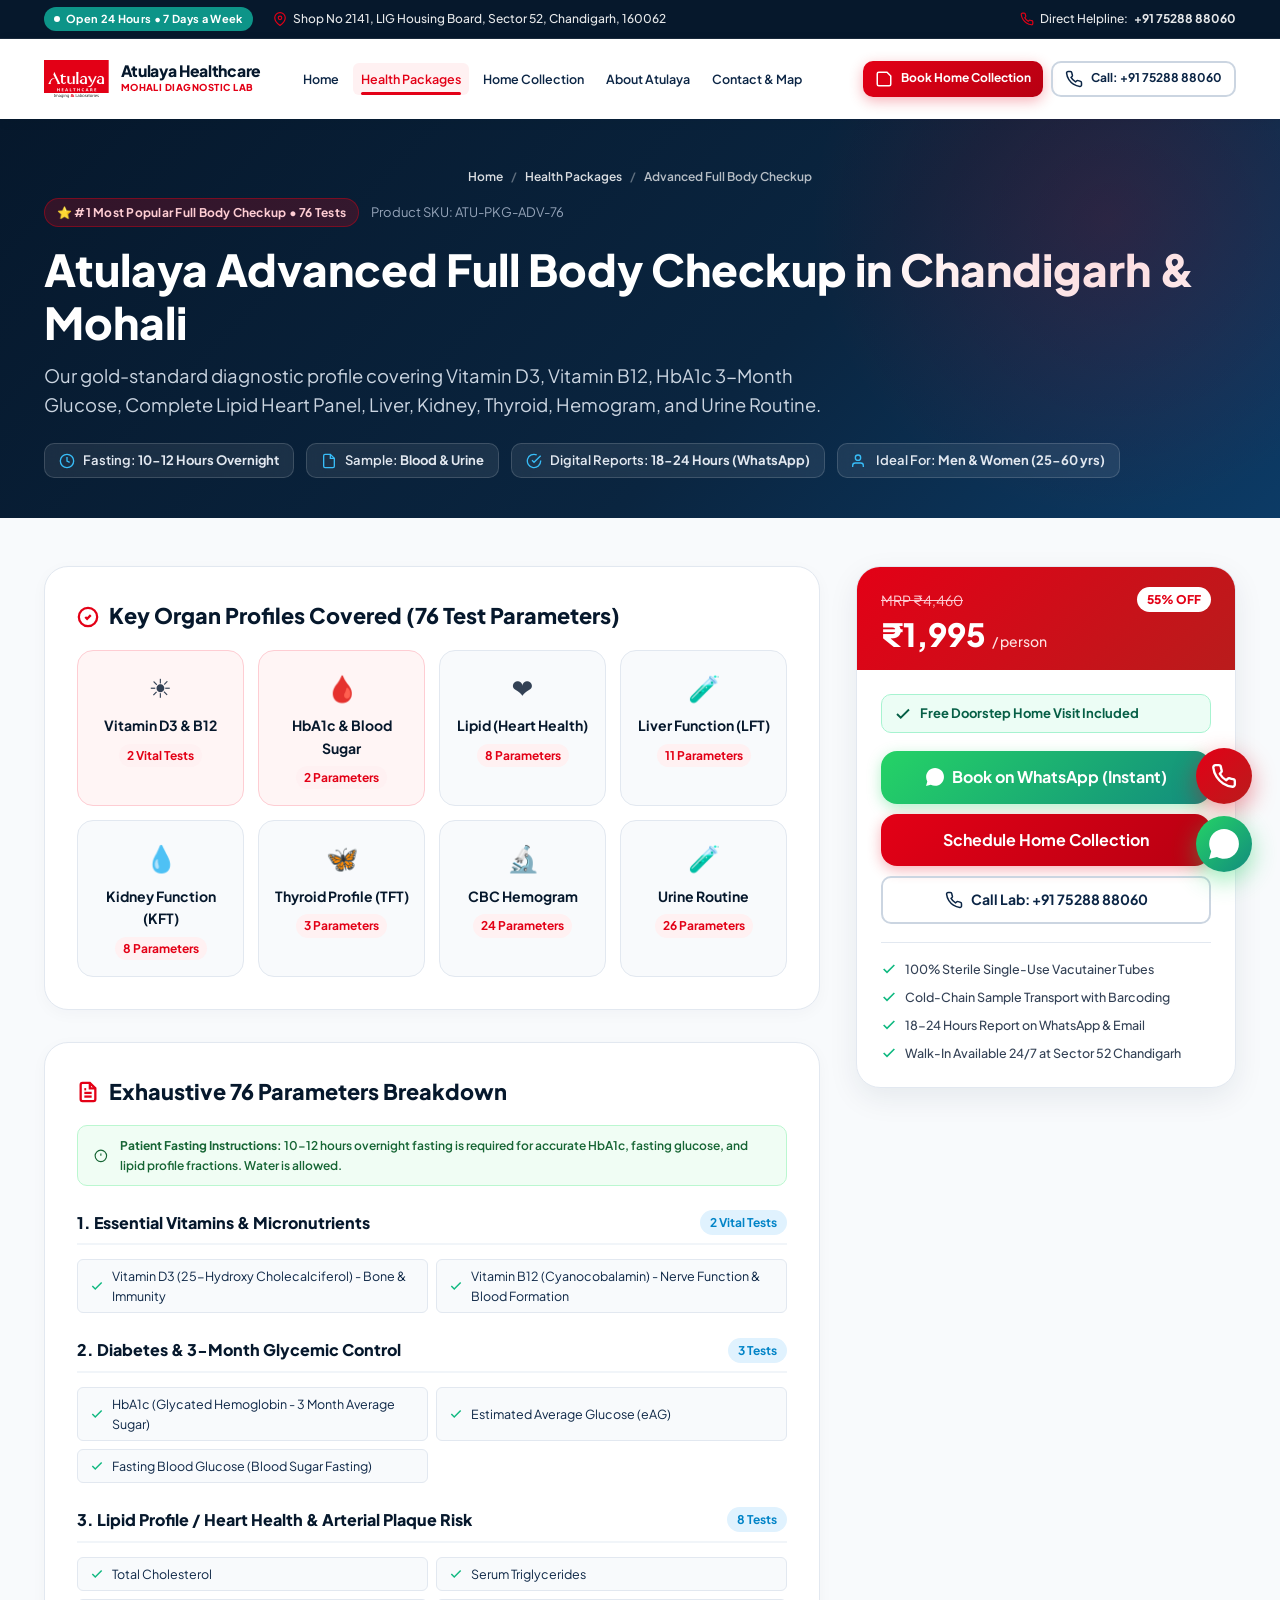
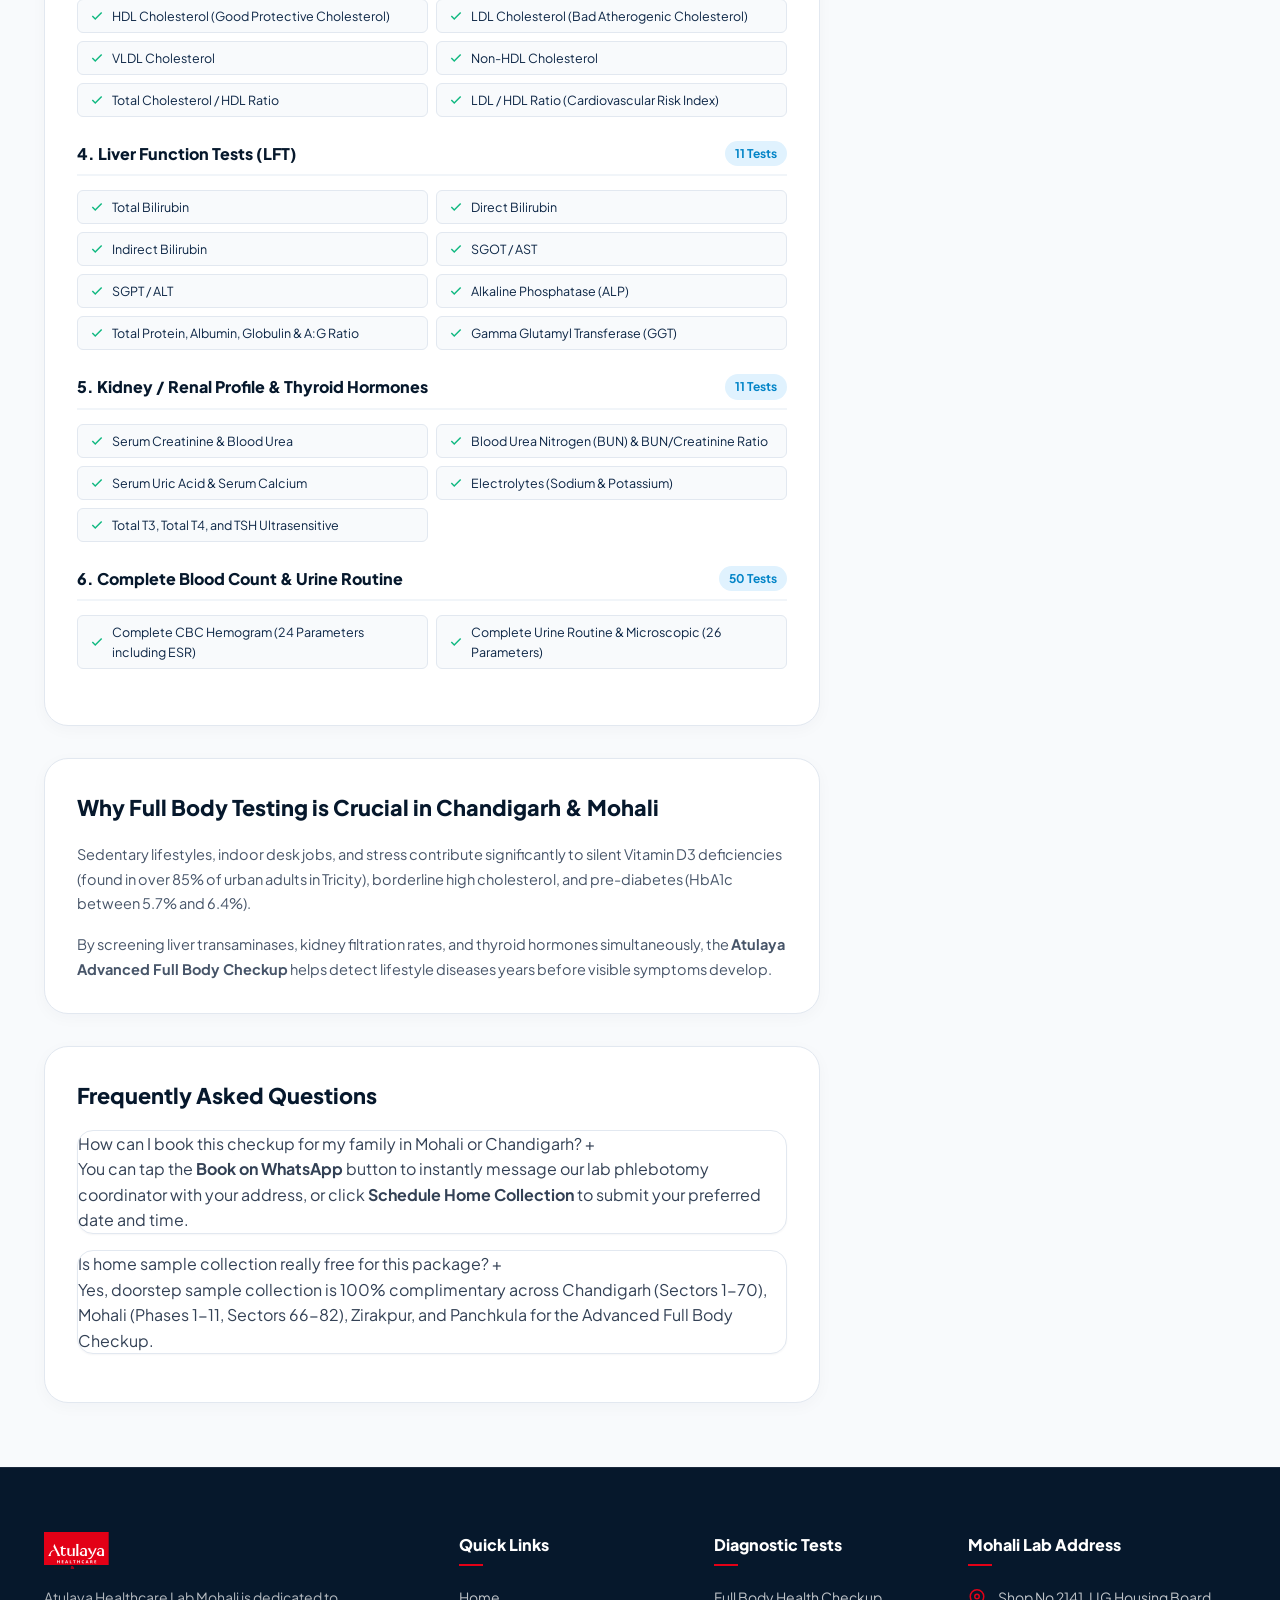
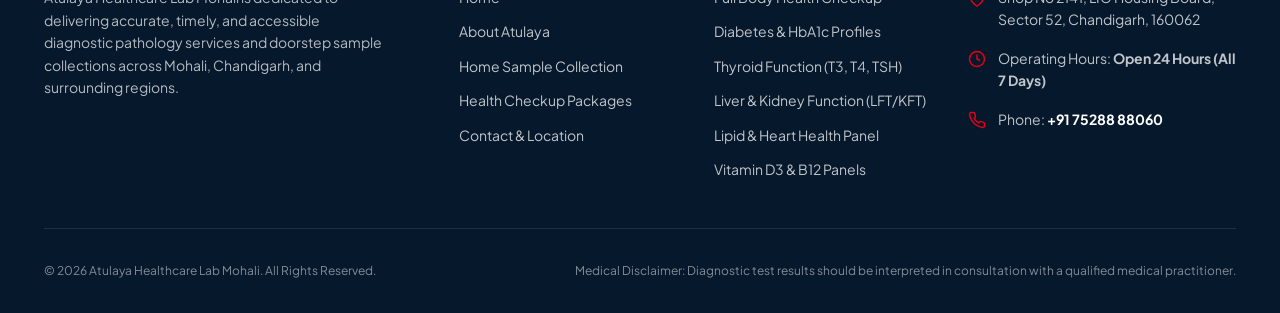
<file: packages/advanced-full-body/index.html>
<!DOCTYPE html>
<html lang="en">
<head>
  <meta charset="UTF-8">
  <meta name="viewport" content="width=device-width, initial-scale=1.0">
  <title>Advanced Full Body Checkup Chandigarh & Mohali | 76 Tests ₹1,995 | Atulaya Lab</title>
  <meta name="description" content="Book Atulaya Advanced Full Body Checkup in Chandigarh & Mohali. 76 parameters including Vitamin D3, B12, HbA1c, Lipid Profile (8), LFT (11), KFT (8), Thyroid TFT (3), CBC (24). Complimentary doorstep collection.">
  <meta name="keywords" content="full body checkup Chandigarh, full body checkup Mohali, advanced health checkup package Chandigarh, Vitamin D3 B12 test Mohali, HbA1c blood test Chandigarh, full body health checkup price Sector 52, executive health checkup Tricity">
  <link rel="canonical" href="https://atulayalabmohali.in/packages/advanced-full-body/">
  
  <!-- Open Graph -->
  <meta property="og:type" content="product">
  <meta property="og:title" content="Advanced Full Body Checkup (76 Tests) | Atulaya Healthcare Lab Chandigarh">
  <meta property="og:description" content="Most popular full body checkup in Tricity. Includes Vitamins D3/B12, HbA1c, Cholesterol, Liver, Kidney & Thyroid for ₹1,995. Book with free home collection.">
  <meta property="og:image" content="../../images/Atulaya_Logo.svg">
  <meta property="og:url" content="https://atulayalabmohali.in/packages/advanced-full-body/">
  
  <!-- Favicon -->
  <link rel="icon" type="image/webp" href="../../images/atulaya-favicon.webp">
  
  <!-- Google Fonts: Plus Jakarta Sans -->
  <link rel="preconnect" href="https://fonts.googleapis.com">
  <link rel="preconnect" href="https://fonts.gstatic.com" crossorigin>
  <link href="https://fonts.googleapis.com/css2?family=Plus+Jakarta+Sans:wght@400;500;600;700;800&display=swap" rel="stylesheet">
  
  <!-- Main Stylesheet -->
  <link rel="stylesheet" href="../../css/style.css">

  <!-- Schema.org Structured Data -->
  <script type="application/ld+json">
  {
    "@context": "https://schema.org",
    "@graph": [
      {
        "@type": "MedicalBusiness",
        "@id": "https://atulayalabmohali.in/#organization",
        "name": "Atulaya Healthcare Lab Mohali",
        "image": "https://atulayalabmohali.in/images/Atulaya_Logo.svg",
        "url": "https://atulayalabmohali.in/",
        "telephone": "+917528888060",
        "priceRange": "₹₹",
        "address": {
          "@type": "PostalAddress",
          "streetAddress": "Shop No 2141, LIG Housing Board, Sector 52",
          "addressLocality": "Chandigarh",
          "addressRegion": "Chandigarh",
          "postalCode": "160062",
          "addressCountry": "IN"
        },
        "geo": {
          "@type": "GeoCoordinates",
          "latitude": 30.7064,
          "longitude": 76.7150
        }
      },
      {
        "@type": "Product",
        "name": "Atulaya Advanced Full Body Checkup (76 Parameters)",
        "description": "Premium full body diagnostic health checkup package covering Vitamin D3, Vitamin B12, HbA1c 3-month sugar, 8-parameter Lipid Profile, Liver LFT, Kidney KFT, Thyroid TFT, Hemogram CBC, and Urinalysis.",
        "image": "https://atulayalabmohali.in/images/Atulaya_Logo.svg",
        "sku": "ATU-PKG-ADV-76",
        "brand": {
          "@type": "Brand",
          "name": "Atulaya Healthcare"
        },
        "offers": {
          "@type": "Offer",
          "url": "https://atulayalabmohali.in/packages/advanced-full-body/",
          "priceCurrency": "INR",
          "price": "1995",
          "priceValidUntil": "2027-12-31",
          "itemCondition": "https://schema.org/NewCondition",
          "availability": "https://schema.org/InStock",
          "seller": {
            "@id": "https://atulayalabmohali.in/#organization"
          }
        }
      },
      {
        "@type": "BreadcrumbList",
        "itemListElement": [
          {
            "@type": "ListItem",
            "position": 1,
            "name": "Home",
            "item": "https://atulayalabmohali.in/"
          },
          {
            "@type": "ListItem",
            "position": 2,
            "name": "Health Packages",
            "item": "https://atulayalabmohali.in/packages/"
          },
          {
            "@type": "ListItem",
            "position": 3,
            "name": "Advanced Full Body Checkup",
            "item": "https://atulayalabmohali.in/packages/advanced-full-body/"
          }
        ]
      },
      {
        "@type": "FAQPage",
        "mainEntity": [
          {
            "@type": "Question",
            "name": "Why is the Advanced Full Body Checkup the most recommended package in Chandigarh?",
            "acceptedAnswer": {
              "@type": "Answer",
              "text": "Unlike basic tests, it includes Vitamin D3 (for bone and immunity) and Vitamin B12 (for nerve health), plus gold-standard HbA1c for 3-month blood sugar control and an 8-parameter Lipid heart panel. It provides complete clarity on lifestyle health risks."
            }
          },
          {
            "@type": "Question",
            "name": "What preparation is needed before giving samples?",
            "acceptedAnswer": {
              "@type": "Answer",
              "text": "10 to 12 hours of overnight fasting is mandatory for accurate glucose and lipid evaluation. You can drink plain water. Avoid heavy or oily dinners the previous night."
            }
          },
          {
            "@type": "Question",
            "name": "Is doorstep home collection free in Mohali and Chandigarh?",
            "acceptedAnswer": {
              "@type": "Answer",
              "text": "Yes, doorstep sample collection is 100% complimentary across Chandigarh, Mohali, Panchkula, and Zirakpur for the Advanced Full Body Checkup."
            }
          }
        ]
      }
    ]
  }
  </script>
</head>
<body>

  <!-- Top Notification & Contact Bar -->
  <aside class="topbar" aria-label="Quick contact information">
    <div class="container">
      <div class="topbar-content">
        <div class="topbar-left">
          <span class="topbar-tag"><span class="pulse-dot"></span> Open 24 Hours • 7 Days a Week</span>
          <span class="topbar-item">
            <svg viewBox="0 0 24 24" fill="none" stroke="currentColor" stroke-width="2">
              <path d="M21 10c0 7-9 13-9 13s-9-6-9-13a9 9 0 0 1 18 0z"></path>
              <circle cx="12" cy="10" r="3"></circle>
            </svg>
            Shop No 2141, LIG Housing Board, Sector 52, Chandigarh, 160062
          </span>
        </div>
        <div class="topbar-right">
          <span class="topbar-item">
            <svg viewBox="0 0 24 24" fill="none" stroke="currentColor" stroke-width="2">
              <path
                d="M22 16.92v3a2 2 0 0 1-2.18 2 19.79 19.79 0 0 1-8.63-3.07 19.5 19.5 0 0 1-6-6 19.79 19.79 0 0 1-3.07-8.67A2 2 0 0 1 4.11 2h3a2 2 0 0 1 2 1.72 12.84 12.84 0 0 0 .7 2.81 2 2 0 0 1-.45 2.11L8.09 9.91a16 16 0 0 0 6 6l1.27-1.27a2 2 0 0 1 2.11-.45 12.84 12.84 0 0 0 2.81.7A2 2 0 0 1 22 16.92z">
              </path>
            </svg>
            Direct Helpline: <a href="tel:7528888060"><strong>+91 75288 88060</strong></a>
          </span>
        </div>
      </div>
    </div>
  </aside>

  <!-- Main Site Navigation Header -->
  <header class="site-header" role="banner">
    <div class="container">
      <div class="header-inner">
        <a href="../../" class="brand-logo" aria-label="Atulaya Healthcare Lab Mohali Home">
          <img src="../../images/Atulaya_Logo.svg" alt="Atulaya Healthcare Lab Logo" class="brand-logo-img" width="160"
            height="52">
          <div class="brand-title-group">
            <span class="brand-name">Atulaya Healthcare</span>
            <span class="brand-tagline">Mohali Diagnostic Lab</span>
          </div>
        </a>

        <!-- Mobile Quick Action Buttons & Animated Toggle -->
        <div class="header-mobile-actions">
          <a href="https://wa.me/917528888060" target="_blank" rel="noopener noreferrer" class="header-quick-btn wa"
            aria-label="WhatsApp Lab Coordinator">
            <svg viewBox="0 0 24 24" fill="currentColor">
              <path
                d="M.057 24l1.687-6.163c-1.041-1.804-1.588-3.849-1.587-5.946.003-6.556 5.338-11.891 11.893-11.891 3.181.001 6.167 1.24 8.413 3.488 2.245 2.248 3.481 5.236 3.48 8.414-.003 6.557-5.338 11.892-11.893 11.892-1.99-.001-3.951-.5-5.688-1.448l-6.305 1.654z" />
            </svg>
          </a>
          <a href="tel:7528888060" class="header-quick-btn call" aria-label="Call Mohali Lab">
            <svg viewBox="0 0 24 24" fill="none" stroke="currentColor" stroke-width="2.5">
              <path
                d="M22 16.92v3a2 2 0 0 1-2.18 2 19.79 19.79 0 0 1-8.63-3.07 19.5 19.5 0 0 1-6-6 19.79 19.79 0 0 1-3.07-8.67A2 2 0 0 1 4.11 2h3a2 2 0 0 1 2 1.72 12.84 12.84 0 0 0 .7 2.81 2 2 0 0 1-.45 2.11L8.09 9.91a16 16 0 0 0 6 6l1.27-1.27a2 2 0 0 1 2.11-.45 12.84 12.84 0 0 0 2.81.7A2 2 0 0 1 22 16.92z">
              </path>
            </svg>
          </a>
          <button class="mobile-toggle" aria-label="Toggle navigation menu" aria-expanded="false"
            aria-controls="primaryNav">
            <span></span>
            <span></span>
            <span></span>
          </button>
        </div>

        <!-- Slide-Out Mobile Navigation Drawer / Desktop Nav -->
        <nav class="main-nav" id="primaryNav" role="navigation" aria-label="Main Navigation">
          <!-- Mobile Drawer Header -->
          <div class="drawer-header-mobile">
            <div class="drawer-brand-group">
              <span class="drawer-brand-title">Atulaya Healthcare</span>
              <span class="drawer-status-pill">
                <span
                  style="width: 6px; height: 6px; background: #10b981; border-radius: 50%; display: inline-block;"></span>
                24/7 Mohali Lab Active
              </span>
            </div>
            <button type="button" class="drawer-close-btn" aria-label="Close navigation menu">
              <svg width="18" height="18" viewBox="0 0 24 24" fill="none" stroke="currentColor" stroke-width="2.5">
                <line x1="18" y1="6" x2="6" y2="18"></line>
                <line x1="6" y1="6" x2="18" y2="18"></line>
              </svg>
            </button>
          </div>

          <div class="drawer-content-scroll">
            <!-- Mobile 1-Tap WhatsApp Banner -->
            <a href="https://wa.me/917528888060" target="_blank" rel="noopener noreferrer" class="drawer-wa-banner">
              <span>
                <svg viewBox="0 0 24 24" fill="currentColor">
                  <path
                    d="M.057 24l1.687-6.163c-1.041-1.804-1.588-3.849-1.587-5.946.003-6.556 5.338-11.891 11.893-11.891 3.181.001 6.167 1.24 8.413 3.488 2.245 2.248 3.481 5.236 3.48 8.414-.003 6.557-5.338 11.892-11.893 11.892-1.99-.001-3.951-.5-5.688-1.448l-6.305 1.654z" />
                </svg>
                Instant WhatsApp Booking
              </span>
              <svg width="14" height="14" viewBox="0 0 24 24" fill="none" stroke="currentColor" stroke-width="2.5">
                <polyline points="9 18 15 12 9 6"></polyline>
              </svg>
            </a>

            <!-- Navigation Links -->
            <ul class="nav-links">
              <li>
                <a href="../../" class="nav-link">
                  <span class="nav-link-icon-box">
                    <svg viewBox="0 0 24 24" fill="none" stroke="currentColor" stroke-width="2">
                      <path d="M3 9l9-7 9 7v11a2 2 0 0 1-2 2H5a2 2 0 0 1-2-2z"></path>
                    </svg>
                  </span>
                  <span>Home</span>
                  <span class="nav-link-arrow">
                    <svg width="14" height="14" viewBox="0 0 24 24" fill="none" stroke="currentColor"
                      stroke-width="2.5">
                      <polyline points="9 18 15 12 9 6"></polyline>
                    </svg>
                  </span>
                </a>
              </li>
              <li>
                <a href="../" class="nav-link active">
                  <span class="nav-link-icon-box">
                    <svg viewBox="0 0 24 24" fill="none" stroke="currentColor" stroke-width="2">
                      <path
                        d="M21 16V8a2 2 0 0 0-1-1.73l-7-4a2 2 0 0 0-2 0l-7 4A2 2 0 0 0 3 8v8a2 2 0 0 0 1 1.73l7 4a2 2 0 0 0 2 0l7-4A2 2 0 0 0 21 16z">
                      </path>
                    </svg>
                  </span>
                  <span>Health Packages</span>
                  <span class="nav-link-badge">8 Packages</span>
                  <span class="nav-link-arrow">
                    <svg width="14" height="14" viewBox="0 0 24 24" fill="none" stroke="currentColor"
                      stroke-width="2.5">
                      <polyline points="9 18 15 12 9 6"></polyline>
                    </svg>
                  </span>
                </a>
              </li>
              <li>
                <a href="../../home-collection/" class="nav-link">
                  <span class="nav-link-icon-box">
                    <svg viewBox="0 0 24 24" fill="none" stroke="currentColor" stroke-width="2">
                      <path
                        d="M19 14c1.49-1.46 3-3.21 3-5.5A5.5 5.5 0 0 0 16.5 3c-1.76 0-3 .5-4.5 2-1.5-1.5-2.74-2-4.5-2A5.5 5.5 0 0 0 2 8.5c0 2.3 1.5 4.05 3 5.5l7 7Z">
                      </path>
                    </svg>
                  </span>
                  <span>Home Collection</span>
                  <span class="nav-link-badge green">Free Visit</span>
                  <span class="nav-link-arrow">
                    <svg width="14" height="14" viewBox="0 0 24 24" fill="none" stroke="currentColor"
                      stroke-width="2.5">
                      <polyline points="9 18 15 12 9 6"></polyline>
                    </svg>
                  </span>
                </a>
              </li>
              <li>
                <a href="../../about-us/" class="nav-link">
                  <span class="nav-link-icon-box">
                    <svg viewBox="0 0 24 24" fill="none" stroke="currentColor" stroke-width="2">
                      <circle cx="12" cy="12" r="10"></circle>
                      <line x1="12" y1="16" x2="12" y2="12"></line>
                      <line x1="12" y1="8" x2="12.01" y2="8"></line>
                    </svg>
                  </span>
                  <span>About Atulaya</span>
                  <span class="nav-link-arrow">
                    <svg width="14" height="14" viewBox="0 0 24 24" fill="none" stroke="currentColor"
                      stroke-width="2.5">
                      <polyline points="9 18 15 12 9 6"></polyline>
                    </svg>
                  </span>
                </a>
              </li>
              <li>
                <a href="../../contact-us/" class="nav-link">
                  <span class="nav-link-icon-box">
                    <svg viewBox="0 0 24 24" fill="none" stroke="currentColor" stroke-width="2">
                      <path d="M21 10c0 7-9 13-9 13s-9-6-9-13a9 9 0 0 1 18 0z"></path>
                      <circle cx="12" cy="10" r="3"></circle>
                    </svg>
                  </span>
                  <span>Contact & Map</span>
                  <span class="nav-link-arrow">
                    <svg width="14" height="14" viewBox="0 0 24 24" fill="none" stroke="currentColor"
                      stroke-width="2.5">
                      <polyline points="9 18 15 12 9 6"></polyline>
                    </svg>
                  </span>
                </a>
              </li>
            </ul>

            <!-- Fast Action Booking Buttons -->
            <div class="header-cta">
              <button type="button" class="btn btn-primary" data-open-modal data-service="Home Sample Collection">
                <svg class="btn-icon" viewBox="0 0 24 24" fill="none" stroke="currentColor" stroke-width="2">
                  <path d="M19 21H5a2 2 0 0 1-2-2V5a2 2 0 0 1 2-2h11l5 5v11a2 2 0 0 1-2 2z"></path>
                </svg>
                Book Home Collection
              </button>
              <a href="tel:7528888060" class="btn btn-outline">
                <svg class="btn-icon" viewBox="0 0 24 24" fill="none" stroke="currentColor" stroke-width="2">
                  <path
                    d="M22 16.92v3a2 2 0 0 1-2.18 2 19.79 19.79 0 0 1-8.63-3.07 19.5 19.5 0 0 1-6-6 19.79 19.79 0 0 1-3.07-8.67A2 2 0 0 1 4.11 2h3a2 2 0 0 1 2 1.72 12.84 12.84 0 0 0 .7 2.81 2 2 0 0 1-.45 2.11L8.09 9.91a16 16 0 0 0 6 6l1.27-1.27a2 2 0 0 1 2.11-.45 12.84 12.84 0 0 0 2.81.7A2 2 0 0 1 22 16.92z">
                  </path>
                </svg>
                Call: +91 75288 88060
              </a>
            </div>

            <!-- Drawer Footer Trust & Contact -->
            <div class="drawer-footer-card">
              <span class="drawer-footer-title">24/7 Mohali Lab Helpline</span>
              <a href="tel:7528888060" class="drawer-helpline-link">
                <svg viewBox="0 0 24 24" fill="currentColor">
                  <path
                    d="M22 16.92v3a2 2 0 0 1-2.18 2 19.79 19.79 0 0 1-8.63-3.07 19.5 19.5 0 0 1-6-6 19.79 19.79 0 0 1-3.07-8.67A2 2 0 0 1 4.11 2h3a2 2 0 0 1 2 1.72 12.84 12.84 0 0 0 .7 2.81 2 2 0 0 1-.45 2.11L8.09 9.91a16 16 0 0 0 6 6l1.27-1.27a2 2 0 0 1 2.11-.45 12.84 12.84 0 0 0 2.81.7A2 2 0 0 1 22 16.92z">
                  </path>
                </svg>
                +91 75288 88060
              </a>
              <span class="drawer-address-text">
                📍 Shop No 2141, LIG Housing Board, Sector 52, Chandigarh, 160062
              </span>
            </div>
          </div>
        </nav>
      </div>
    </div>
  </header>

  <!-- Package Hero Header -->
  <section class="pkg-page-hero" aria-label="Package Details Header">
    <div class="container">
      <nav class="breadcrumb" aria-label="Breadcrumb">
        <a href="../../">Home</a>
        <span class="breadcrumb-separator">/</span>
        <a href="../">Health Packages</a>
        <span class="breadcrumb-separator">/</span>
        <span>Advanced Full Body Checkup</span>
      </nav>

      <div class="pkg-hero-top">
        <span class="pkg-verified-badge" style="background: rgba(227, 0, 22, 0.2); color: #fecdd3; border-color: rgba(227, 0, 22, 0.4);">
          ⭐ #1 Most Popular Full Body Checkup • 76 Tests
        </span>
        <span style="color: #94a3b8; font-size: 13px;">Product SKU: ATU-PKG-ADV-76</span>
      </div>

      <h1 class="pkg-hero-title">Atulaya Advanced Full Body Checkup in Chandigarh & Mohali</h1>
      <p class="pkg-hero-subtitle">
        Our gold-standard diagnostic profile covering Vitamin D3, Vitamin B12, HbA1c 3-Month Glucose, Complete Lipid Heart Panel, Liver, Kidney, Thyroid, Hemogram, and Urine Routine.
      </p>

      <div class="pkg-meta-strip">
        <div class="pkg-meta-item">
          <svg viewBox="0 0 24 24" fill="none" stroke="currentColor" stroke-width="2"><circle cx="12" cy="12" r="10"></circle><polyline points="12 6 12 12 16 14"></polyline></svg>
          <span>Fasting: <strong>10-12 Hours Overnight</strong></span>
        </div>
        <div class="pkg-meta-item">
          <svg viewBox="0 0 24 24" fill="none" stroke="currentColor" stroke-width="2"><path d="M14 2H6a2 2 0 0 0-2 2v16a2 2 0 0 0 2 2h12a2 2 0 0 0 2-2V8z"></path><polyline points="14 2 14 8 20 8"></polyline></svg>
          <span>Sample: <strong>Blood & Urine</strong></span>
        </div>
        <div class="pkg-meta-item">
          <svg viewBox="0 0 24 24" fill="none" stroke="currentColor" stroke-width="2"><path d="M22 11.08V12a10 10 0 1 1-5.93-9.14"></path><polyline points="22 4 12 14.01 9 11.01"></polyline></svg>
          <span>Digital Reports: <strong>18-24 Hours (WhatsApp)</strong></span>
        </div>
        <div class="pkg-meta-item">
          <svg viewBox="0 0 24 24" fill="none" stroke="currentColor" stroke-width="2"><path d="M17 21v-2a4 4 0 0 0-4-4H5a4 4 0 0 0-4 4v2"></path><circle cx="9" cy="7" r="4"></circle></svg>
          <span>Ideal For: <strong>Men & Women (25-60 yrs)</strong></span>
        </div>
      </div>
    </div>
  </section>

  <!-- Main Content Layout -->
  <main id="main-content" class="pkg-content-wrap">
    <div class="container">
      <div class="pkg-layout-grid">
        
        <!-- Left Main Column -->
        <div class="pkg-main-col">
          
          <!-- Organ Systems Overview -->
          <section class="pkg-card-box" aria-label="Key Health Organs Covered">
            <h2 class="pkg-card-title">
              <svg width="22" height="22" viewBox="0 0 24 24" fill="none" stroke="#e30016" stroke-width="2.5"><circle cx="12" cy="12" r="10"></circle><path d="m9 12 2 2 4-4"></path></svg>
              Key Organ Profiles Covered (76 Test Parameters)
            </h2>
            <div class="pkg-organ-grid">
              <div class="pkg-organ-card" style="border-color: #fecdd3; background: #fff5f5;">
                <div class="pkg-organ-icon">☀️</div>
                <div class="pkg-organ-name">Vitamin D3 & B12</div>
                <span class="pkg-organ-count">2 Vital Tests</span>
              </div>
              <div class="pkg-organ-card" style="border-color: #fecdd3; background: #fff5f5;">
                <div class="pkg-organ-icon">🩸</div>
                <div class="pkg-organ-name">HbA1c & Blood Sugar</div>
                <span class="pkg-organ-count">2 Parameters</span>
              </div>
              <div class="pkg-organ-card">
                <div class="pkg-organ-icon">❤️</div>
                <div class="pkg-organ-name">Lipid (Heart Health)</div>
                <span class="pkg-organ-count">8 Parameters</span>
              </div>
              <div class="pkg-organ-card">
                <div class="pkg-organ-icon">🧪</div>
                <div class="pkg-organ-name">Liver Function (LFT)</div>
                <span class="pkg-organ-count">11 Parameters</span>
              </div>
              <div class="pkg-organ-card">
                <div class="pkg-organ-icon">💧</div>
                <div class="pkg-organ-name">Kidney Function (KFT)</div>
                <span class="pkg-organ-count">8 Parameters</span>
              </div>
              <div class="pkg-organ-card">
                <div class="pkg-organ-icon">🦋</div>
                <div class="pkg-organ-name">Thyroid Profile (TFT)</div>
                <span class="pkg-organ-count">3 Parameters</span>
              </div>
              <div class="pkg-organ-card">
                <div class="pkg-organ-icon">🔬</div>
                <div class="pkg-organ-name">CBC Hemogram</div>
                <span class="pkg-organ-count">24 Parameters</span>
              </div>
              <div class="pkg-organ-card">
                <div class="pkg-organ-icon">🧪</div>
                <div class="pkg-organ-name">Urine Routine</div>
                <span class="pkg-organ-count">26 Parameters</span>
              </div>
            </div>
          </section>

          <!-- Complete 76 Parameters Details -->
          <section class="pkg-card-box" aria-label="Detailed Test Parameter Breakdown">
            <h2 class="pkg-card-title">
              <svg width="22" height="22" viewBox="0 0 24 24" fill="none" stroke="#e30016" stroke-width="2.5"><path d="M14 2H6a2 2 0 0 0-2 2v16a2 2 0 0 0 2 2h12a2 2 0 0 0 2-2V8z"></path><polyline points="14 2 14 8 20 8"></polyline><line x1="16" y1="13" x2="8" y2="13"></line><line x1="16" y1="17" x2="8" y2="17"></line><polyline points="10 9 9 9 8 9"></polyline></svg>
              Exhaustive 76 Parameters Breakdown
            </h2>

            <div class="param-prep-banner">
              <svg width="18" height="18" viewBox="0 0 24 24" fill="none" stroke="currentColor" stroke-width="2"><circle cx="12" cy="12" r="10"></circle><line x1="12" y1="8" x2="12" y2="12"></line><line x1="12" y1="16" x2="12.01" y2="16"></line></svg>
              <span><strong>Patient Fasting Instructions:</strong> 10-12 hours overnight fasting is required for accurate HbA1c, fasting glucose, and lipid profile fractions. Water is allowed.</span>
            </div>

            <!-- Category 1: Vitamins -->
            <div class="param-category-block">
              <div class="pkg-cat-header">
                <span class="pkg-cat-title">1. Essential Vitamins & Micronutrients</span>
                <span class="pkg-cat-badge">2 Vital Tests</span>
              </div>
              <div class="param-chips-grid">
                <div class="param-chip-item"><svg viewBox="0 0 24 24" fill="none" stroke="currentColor" stroke-width="2.5"><polyline points="20 6 9 17 4 12"></polyline></svg><span>Vitamin D3 (25-Hydroxy Cholecalciferol) - Bone & Immunity</span></div>
                <div class="param-chip-item"><svg viewBox="0 0 24 24" fill="none" stroke="currentColor" stroke-width="2.5"><polyline points="20 6 9 17 4 12"></polyline></svg><span>Vitamin B12 (Cyanocobalamin) - Nerve Function & Blood Formation</span></div>
              </div>
            </div>

            <!-- Category 2: Diabetes -->
            <div class="param-category-block">
              <div class="pkg-cat-header">
                <span class="pkg-cat-title">2. Diabetes & 3-Month Glycemic Control</span>
                <span class="pkg-cat-badge">3 Tests</span>
              </div>
              <div class="param-chips-grid">
                <div class="param-chip-item"><svg viewBox="0 0 24 24" fill="none" stroke="currentColor" stroke-width="2.5"><polyline points="20 6 9 17 4 12"></polyline></svg><span>HbA1c (Glycated Hemoglobin - 3 Month Average Sugar)</span></div>
                <div class="param-chip-item"><svg viewBox="0 0 24 24" fill="none" stroke="currentColor" stroke-width="2.5"><polyline points="20 6 9 17 4 12"></polyline></svg><span>Estimated Average Glucose (eAG)</span></div>
                <div class="param-chip-item"><svg viewBox="0 0 24 24" fill="none" stroke="currentColor" stroke-width="2.5"><polyline points="20 6 9 17 4 12"></polyline></svg><span>Fasting Blood Glucose (Blood Sugar Fasting)</span></div>
              </div>
            </div>

            <!-- Category 3: Lipid Profile -->
            <div class="param-category-block">
              <div class="pkg-cat-header">
                <span class="pkg-cat-title">3. Lipid Profile / Heart Health & Arterial Plaque Risk</span>
                <span class="pkg-cat-badge">8 Tests</span>
              </div>
              <div class="param-chips-grid">
                <div class="param-chip-item"><svg viewBox="0 0 24 24" fill="none" stroke="currentColor" stroke-width="2.5"><polyline points="20 6 9 17 4 12"></polyline></svg><span>Total Cholesterol</span></div>
                <div class="param-chip-item"><svg viewBox="0 0 24 24" fill="none" stroke="currentColor" stroke-width="2.5"><polyline points="20 6 9 17 4 12"></polyline></svg><span>Serum Triglycerides</span></div>
                <div class="param-chip-item"><svg viewBox="0 0 24 24" fill="none" stroke="currentColor" stroke-width="2.5"><polyline points="20 6 9 17 4 12"></polyline></svg><span>HDL Cholesterol (Good Protective Cholesterol)</span></div>
                <div class="param-chip-item"><svg viewBox="0 0 24 24" fill="none" stroke="currentColor" stroke-width="2.5"><polyline points="20 6 9 17 4 12"></polyline></svg><span>LDL Cholesterol (Bad Atherogenic Cholesterol)</span></div>
                <div class="param-chip-item"><svg viewBox="0 0 24 24" fill="none" stroke="currentColor" stroke-width="2.5"><polyline points="20 6 9 17 4 12"></polyline></svg><span>VLDL Cholesterol</span></div>
                <div class="param-chip-item"><svg viewBox="0 0 24 24" fill="none" stroke="currentColor" stroke-width="2.5"><polyline points="20 6 9 17 4 12"></polyline></svg><span>Non-HDL Cholesterol</span></div>
                <div class="param-chip-item"><svg viewBox="0 0 24 24" fill="none" stroke="currentColor" stroke-width="2.5"><polyline points="20 6 9 17 4 12"></polyline></svg><span>Total Cholesterol / HDL Ratio</span></div>
                <div class="param-chip-item"><svg viewBox="0 0 24 24" fill="none" stroke="currentColor" stroke-width="2.5"><polyline points="20 6 9 17 4 12"></polyline></svg><span>LDL / HDL Ratio (Cardiovascular Risk Index)</span></div>
              </div>
            </div>

            <!-- Category 4: LFT -->
            <div class="param-category-block">
              <div class="pkg-cat-header">
                <span class="pkg-cat-title">4. Liver Function Tests (LFT)</span>
                <span class="pkg-cat-badge">11 Tests</span>
              </div>
              <div class="param-chips-grid">
                <div class="param-chip-item"><svg viewBox="0 0 24 24" fill="none" stroke="currentColor" stroke-width="2.5"><polyline points="20 6 9 17 4 12"></polyline></svg><span>Total Bilirubin</span></div>
                <div class="param-chip-item"><svg viewBox="0 0 24 24" fill="none" stroke="currentColor" stroke-width="2.5"><polyline points="20 6 9 17 4 12"></polyline></svg><span>Direct Bilirubin</span></div>
                <div class="param-chip-item"><svg viewBox="0 0 24 24" fill="none" stroke="currentColor" stroke-width="2.5"><polyline points="20 6 9 17 4 12"></polyline></svg><span>Indirect Bilirubin</span></div>
                <div class="param-chip-item"><svg viewBox="0 0 24 24" fill="none" stroke="currentColor" stroke-width="2.5"><polyline points="20 6 9 17 4 12"></polyline></svg><span>SGOT / AST</span></div>
                <div class="param-chip-item"><svg viewBox="0 0 24 24" fill="none" stroke="currentColor" stroke-width="2.5"><polyline points="20 6 9 17 4 12"></polyline></svg><span>SGPT / ALT</span></div>
                <div class="param-chip-item"><svg viewBox="0 0 24 24" fill="none" stroke="currentColor" stroke-width="2.5"><polyline points="20 6 9 17 4 12"></polyline></svg><span>Alkaline Phosphatase (ALP)</span></div>
                <div class="param-chip-item"><svg viewBox="0 0 24 24" fill="none" stroke="currentColor" stroke-width="2.5"><polyline points="20 6 9 17 4 12"></polyline></svg><span>Total Protein, Albumin, Globulin & A:G Ratio</span></div>
                <div class="param-chip-item"><svg viewBox="0 0 24 24" fill="none" stroke="currentColor" stroke-width="2.5"><polyline points="20 6 9 17 4 12"></polyline></svg><span>Gamma Glutamyl Transferase (GGT)</span></div>
              </div>
            </div>

            <!-- Category 5: KFT & Thyroid -->
            <div class="param-category-block">
              <div class="pkg-cat-header">
                <span class="pkg-cat-title">5. Kidney / Renal Profile & Thyroid Hormones</span>
                <span class="pkg-cat-badge">11 Tests</span>
              </div>
              <div class="param-chips-grid">
                <div class="param-chip-item"><svg viewBox="0 0 24 24" fill="none" stroke="currentColor" stroke-width="2.5"><polyline points="20 6 9 17 4 12"></polyline></svg><span>Serum Creatinine & Blood Urea</span></div>
                <div class="param-chip-item"><svg viewBox="0 0 24 24" fill="none" stroke="currentColor" stroke-width="2.5"><polyline points="20 6 9 17 4 12"></polyline></svg><span>Blood Urea Nitrogen (BUN) & BUN/Creatinine Ratio</span></div>
                <div class="param-chip-item"><svg viewBox="0 0 24 24" fill="none" stroke="currentColor" stroke-width="2.5"><polyline points="20 6 9 17 4 12"></polyline></svg><span>Serum Uric Acid & Serum Calcium</span></div>
                <div class="param-chip-item"><svg viewBox="0 0 24 24" fill="none" stroke="currentColor" stroke-width="2.5"><polyline points="20 6 9 17 4 12"></polyline></svg><span>Electrolytes (Sodium & Potassium)</span></div>
                <div class="param-chip-item"><svg viewBox="0 0 24 24" fill="none" stroke="currentColor" stroke-width="2.5"><polyline points="20 6 9 17 4 12"></polyline></svg><span>Total T3, Total T4, and TSH Ultrasensitive</span></div>
              </div>
            </div>

            <!-- Category 6: CBC & Urine -->
            <div class="param-category-block">
              <div class="pkg-cat-header">
                <span class="pkg-cat-title">6. Complete Blood Count & Urine Routine</span>
                <span class="pkg-cat-badge">50 Tests</span>
              </div>
              <div class="param-chips-grid">
                <div class="param-chip-item"><svg viewBox="0 0 24 24" fill="none" stroke="currentColor" stroke-width="2.5"><polyline points="20 6 9 17 4 12"></polyline></svg><span>Complete CBC Hemogram (24 Parameters including ESR)</span></div>
                <div class="param-chip-item"><svg viewBox="0 0 24 24" fill="none" stroke="currentColor" stroke-width="2.5"><polyline points="20 6 9 17 4 12"></polyline></svg><span>Complete Urine Routine & Microscopic (26 Parameters)</span></div>
              </div>
            </div>
          </section>

          <!-- Why This Test is Critical for Urban Adults -->
          <section class="pkg-card-box" aria-label="Clinical Significance">
            <h2 class="pkg-card-title">Why Full Body Testing is Crucial in Chandigarh & Mohali</h2>
            <p style="font-size: 14.5px; color: #475569; line-height: 1.7; margin-bottom: 16px;">
              Sedentary lifestyles, indoor desk jobs, and stress contribute significantly to silent Vitamin D3 deficiencies (found in over 85% of urban adults in Tricity), borderline high cholesterol, and pre-diabetes (HbA1c between 5.7% and 6.4%).
            </p>
            <p style="font-size: 14.5px; color: #475569; line-height: 1.7;">
              By screening liver transaminases, kidney filtration rates, and thyroid hormones simultaneously, the <strong>Atulaya Advanced Full Body Checkup</strong> helps detect lifestyle diseases years before visible symptoms develop.
            </p>
          </section>

          <!-- Frequently Asked Questions -->
          <section class="pkg-card-box" aria-label="Frequently Asked Questions">
            <h2 class="pkg-card-title">Frequently Asked Questions</h2>
            <div class="faq-list">
              <div class="faq-item">
                <button class="faq-question" type="button" aria-expanded="false">
                  <span>How can I book this checkup for my family in Mohali or Chandigarh?</span>
                  <span class="faq-toggle-icon">+</span>
                </button>
                <div class="faq-answer">
                  <p>You can tap the <strong>Book on WhatsApp</strong> button to instantly message our lab phlebotomy coordinator with your address, or click <strong>Schedule Home Collection</strong> to submit your preferred date and time.</p>
                </div>
              </div>
              <div class="faq-item">
                <button class="faq-question" type="button" aria-expanded="false">
                  <span>Is home sample collection really free for this package?</span>
                  <span class="faq-toggle-icon">+</span>
                </button>
                <div class="faq-answer">
                  <p>Yes, doorstep sample collection is 100% complimentary across Chandigarh (Sectors 1-70), Mohali (Phases 1-11, Sectors 66-82), Zirakpur, and Panchkula for the Advanced Full Body Checkup.</p>
                </div>
              </div>
            </div>
          </section>

        </div>

        <!-- Right Sticky Sidebar Column -->
        <aside class="pkg-sidebar-col" aria-label="Book This Package">
          <div class="pkg-sidebar-card">
            <div class="pkg-sidebar-header" style="background: linear-gradient(135deg, #e30016 0%, #b91c1c 100%);">
              <div class="pkg-price-badge-row">
                <span class="pkg-sidebar-mrp" style="color: #fecdd3;">MRP ₹4,460</span>
                <span class="pkg-sidebar-discount" style="background: #ffffff; color: #e30016;">55% OFF</span>
              </div>
              <div class="pkg-sidebar-price">
                ₹1,995 <small style="color: #fee2e2;">/ person</small>
              </div>
            </div>

            <div class="pkg-sidebar-body">
              <div class="pkg-free-visit-pill">
                <svg width="18" height="18" viewBox="0 0 24 24" fill="none" stroke="currentColor" stroke-width="2.5"><polyline points="20 6 9 17 4 12"></polyline></svg>
                <span>Free Doorstep Home Visit Included</span>
              </div>

              <div class="pkg-cta-btns">
                <button type="button" class="btn btn-whatsapp btn-lg" onclick="openWhatsAppBooking('Atulaya Advanced Full Body Checkup', '₹1,995')">
                  <svg class="btn-icon" viewBox="0 0 24 24" fill="currentColor"><path d="M.057 24l1.687-6.163c-1.041-1.804-1.588-3.849-1.587-5.946.003-6.556 5.338-11.891 11.893-11.891 3.181.001 6.167 1.24 8.413 3.488 2.245 2.248 3.481 5.236 3.48 8.414-.003 6.557-5.338 11.892-11.893 11.892-1.99-.001-3.951-.5-5.688-1.448l-6.305 1.654z"/></svg>
                  Book on WhatsApp (Instant)
                </button>
                <button type="button" class="btn btn-primary btn-lg" data-open-modal data-service="Atulaya Advanced Full Body Checkup (₹1,995)">
                  Schedule Home Collection
                </button>
                <a href="tel:7528888060" class="btn btn-outline">
                  <svg class="btn-icon" viewBox="0 0 24 24" fill="none" stroke="currentColor" stroke-width="2"><path d="M22 16.92v3a2 2 0 0 1-2.18 2 19.79 19.79 0 0 1-8.63-3.07 19.5 19.5 0 0 1-6-6 19.79 19.79 0 0 1-3.07-8.67A2 2 0 0 1 4.11 2h3a2 2 0 0 1 2 1.72 12.84 12.84 0 0 0 .7 2.81 2 2 0 0 1-.45 2.11L8.09 9.91a16 16 0 0 0 6 6l1.27-1.27a2 2 0 0 1 2.11-.45 12.84 12.84 0 0 0 2.81.7A2 2 0 0 1 22 16.92z"></path></svg>
                  Call Lab: +91 75288 88060
                </a>
              </div>

              <ul class="pkg-trust-bullets">
                <li class="pkg-trust-bullet">
                  <svg viewBox="0 0 24 24" fill="none" stroke="currentColor" stroke-width="2.5"><polyline points="20 6 9 17 4 12"></polyline></svg>
                  <span>100% Sterile Single-Use Vacutainer Tubes</span>
                </li>
                <li class="pkg-trust-bullet">
                  <svg viewBox="0 0 24 24" fill="none" stroke="currentColor" stroke-width="2.5"><polyline points="20 6 9 17 4 12"></polyline></svg>
                  <span>Cold-Chain Sample Transport with Barcoding</span>
                </li>
                <li class="pkg-trust-bullet">
                  <svg viewBox="0 0 24 24" fill="none" stroke="currentColor" stroke-width="2.5"><polyline points="20 6 9 17 4 12"></polyline></svg>
                  <span>18-24 Hours Report on WhatsApp & Email</span>
                </li>
                <li class="pkg-trust-bullet">
                  <svg viewBox="0 0 24 24" fill="none" stroke="currentColor" stroke-width="2.5"><polyline points="20 6 9 17 4 12"></polyline></svg>
                  <span>Walk-In Available 24/7 at Sector 52 Chandigarh</span>
                </li>
              </ul>
            </div>
          </div>
        </aside>

      </div>
    </div>
  </main>

  <!-- Site Footer -->
  <footer class="site-footer" role="contentinfo">
    <div class="container">
      <div class="footer-grid">
        <!-- Col 1: Brand Info -->
        <div class="footer-brand">
          <a href="../../" class="brand-logo" style="margin-bottom: var(--space-3);">
            <img src="../../images/Atulaya_Logo.svg" alt="Atulaya Healthcare Lab" class="brand-logo-img" width="160"
              height="52">
          </a>
          <p>
            Atulaya Healthcare Lab Mohali is dedicated to delivering accurate, timely, and accessible diagnostic
            pathology services and doorstep sample collections across Mohali, Chandigarh, and surrounding regions.
          </p>
        </div>

        <!-- Col 2: Quick Links -->
        <div>
          <h4 class="footer-heading">Quick Links</h4>
          <ul class="footer-links">
            <li><a href="../../">Home</a></li>
            <li><a href="../../about-us/">About Atulaya</a></li>
            <li><a href="../../home-collection/">Home Sample Collection</a></li>
            <li><a href="../">Health Checkup Packages</a></li>
            <li><a href="../../contact-us/">Contact & Location</a></li>
          </ul>
        </div>

        <!-- Col 3: Test Categories -->
        <div>
          <h4 class="footer-heading">Diagnostic Tests</h4>
          <ul class="footer-links">
            <li><a href="../advanced-full-body/">Full Body Health Checkup</a></li>
            <li><a href="../diabetes-heart/">Diabetes & HbA1c Profiles</a></li>
            <li><a href="../basic-health/">Thyroid Function (T3, T4, TSH)</a></li>
            <li><a href="../routine-health/">Liver & Kidney Function (LFT/KFT)</a></li>
            <li><a href="../complete-full-body/">Lipid & Heart Health Panel</a></li>
            <li><a href="../advanced-full-body/">Vitamin D3 & B12 Panels</a></li>
          </ul>
        </div>

        <!-- Col 4: Official Contact -->
        <div>
          <h4 class="footer-heading">Mohali Lab Address</h4>
          <div class="footer-contact-item">
            <svg viewBox="0 0 24 24" fill="none" stroke="currentColor" stroke-width="2">
              <path d="M21 10c0 7-9 13-9 13s-9-6-9-13a9 9 0 0 1 18 0z"></path>
              <circle cx="12" cy="10" r="3"></circle>
            </svg>
            <span>Shop No 2141, LIG Housing Board, Sector 52, Chandigarh, 160062</span>
          </div>
          <div class="footer-contact-item">
            <svg viewBox="0 0 24 24" fill="none" stroke="currentColor" stroke-width="2">
              <circle cx="12" cy="12" r="10"></circle>
              <polyline points="12 6 12 12 16 14"></polyline>
            </svg>
            <span>Operating Hours: <strong>Open 24 Hours (All 7 Days)</strong></span>
          </div>
          <div class="footer-contact-item">
            <svg viewBox="0 0 24 24" fill="none" stroke="currentColor" stroke-width="2">
              <path
                d="M22 16.92v3a2 2 0 0 1-2.18 2 19.79 19.79 0 0 1-8.63-3.07 19.5 19.5 0 0 1-6-6 19.79 19.79 0 0 1-3.07-8.67A2 2 0 0 1 4.11 2h3a2 2 0 0 1 2 1.72 12.84 12.84 0 0 0 .7 2.81 2 2 0 0 1-.45 2.11L8.09 9.91a16 16 0 0 0 6 6l1.27-1.27a2 2 0 0 1 2.11-.45 12.84 12.84 0 0 0 2.81.7A2 2 0 0 1 22 16.92z">
              </path>
            </svg>
            <span>Phone: <a href="tel:7528888060" style="color: #fff; font-weight: 700;">+91 75288 88060</a></span>
          </div>
        </div>
      </div>

      <div class="footer-bottom">
        <p>&copy; 2026 Atulaya Healthcare Lab Mohali. All Rights Reserved.</p>
        <p>Medical Disclaimer: Diagnostic test results should be interpreted in consultation with a qualified medical
          practitioner.</p>
      </div>
    </div>
  </footer>

  <!-- Sticky Mobile Action Bar -->
  <aside class="mobile-bottom-bar" aria-label="Quick mobile actions">
    <div class="mobile-bottom-inner">
      <a href="tel:7528888060" class="mobile-action-btn call">
        <svg viewBox="0 0 24 24" fill="none" stroke="currentColor" stroke-width="2">
          <path
            d="M22 16.92v3a2 2 0 0 1-2.18 2 19.79 19.79 0 0 1-8.63-3.07 19.5 19.5 0 0 1-6-6 19.79 19.79 0 0 1-3.07-8.67A2 2 0 0 1 4.11 2h3a2 2 0 0 1 2 1.72 12.84 12.84 0 0 0 .7 2.81 2 2 0 0 1-.45 2.11L8.09 9.91a16 16 0 0 0 6 6l1.27-1.27a2 2 0 0 1 2.11-.45 12.84 12.84 0 0 0 2.81.7A2 2 0 0 1 22 16.92z">
          </path>
        </svg>
        Call Now
      </a>
      <a href="https://wa.me/917528888060" target="_blank" rel="noopener noreferrer" class="mobile-action-btn whatsapp">
        <svg viewBox="0 0 24 24" fill="none" stroke="currentColor" stroke-width="2">
          <path
            d="M21 11.5a8.38 8.38 0 0 1-.9 3.8 8.5 8.5 0 0 1-7.6 4.7 8.38 8.38 0 0 1-3.8-.9L3 21l1.9-5.7a8.38 8.38 0 0 1-.9-3.8 8.5 8.5 0 0 1 4.7-7.6 8.38 8.38 0 0 1 3.8-.9h.5a8.48 8.48 0 0 1 8 8v.5z">
          </path>
        </svg>
        WhatsApp
      </a>
      <button class="mobile-action-btn book" data-open-modal data-service="Senior Citizen Comprehensive Care (₹2,995)">
        <svg viewBox="0 0 24 24" fill="none" stroke="currentColor" stroke-width="2">
          <path d="M19 21H5a2 2 0 0 1-2-2V5a2 2 0 0 1 2-2h11l5 5v11a2 2 0 0 1-2 2z"></path>
        </svg>
        Book Collection
      </button>
    </div>
  </aside>

  <!-- Global Booking Modal -->
  <div class="modal-overlay" id="bookingModal" role="dialog" aria-modal="true" aria-labelledby="modalTitle">
    <div class="modal-dialog">
      <button class="modal-close-btn" aria-label="Close dialog">
        <svg width="18" height="18" viewBox="0 0 24 24" fill="none" stroke="currentColor" stroke-width="2">
          <line x1="18" y1="6" x2="6" y2="18"></line>
          <line x1="6" y1="6" x2="18" y2="18"></line>
        </svg>
      </button>
      <h3 class="modal-title" id="modalTitle">Book Diagnostic Test / Home Collection</h3>
      <p class="modal-desc">Fill out your contact details. Our Mohali phlebotomy coordinator will confirm your time slot
        promptly.</p>

      <form class="booking-form" data-ajax-form>
        <div class="form-group">
          <label for="modalName">Full Name *</label>
          <input type="text" id="modalName" name="patient_name" placeholder="Patient's Full Name" required>
        </div>

        <div class="form-row">
          <div class="form-group">
            <label for="modalPhone">Phone Number *</label>
            <input type="tel" id="modalPhone" name="phone_number" placeholder="10-digit mobile" pattern="[0-9]{10}"
              required>
          </div>
          <div class="form-group">
            <label for="modalService">Select Test / Package *</label>
            <select id="modalService" name="selected_service" required>
              <option value="Senior Citizen Comprehensive" selected>Senior Citizen Comprehensive</option>
              <option value="Advanced Full Body Checkup">Advanced Full Body Checkup</option>
              <option value="Basic Health Package">Basic Health Package</option>
              <option value="Routine Health Package">Routine Health Package</option>
              <option value="Complete Health Package (Ayushmant Gold)">Complete Health Package (Ayushmant Gold)</option>
              <option value="Diabetes Evaluation Package">Diabetes Evaluation Package</option>
              <option value="Women's Wellness Profile">Women's Wellness Profile</option>
              <option value="Fever & Infection Profile">Fever & Infection Profile</option>
              <option value="Home Sample Collection">Home Sample Collection</option>
              <option value="Thyroid Profile (T3, T4, TSH)">Thyroid Profile</option>
              <option value="Liver Function Test (LFT)">Liver Function Test (LFT)</option>
              <option value="Kidney Function Test (KFT)">Kidney Function Test (KFT)</option>
              <option value="Vitamin D3 & B12 Panel">Vitamin D3 & B12 Panel</option>
              <option value="CBC and Routine Blood Tests">CBC / Routine Blood Test</option>
            </select>
          </div>
        </div>

        <div class="form-group">
          <label for="modalAddress">Address / Sector (Mohali / Chandigarh) *</label>
          <input type="text" id="modalAddress" name="address" placeholder="e.g. House No., Sector or Phase" required>
        </div>

        <div class="form-group">
          <label for="modalDate">Preferred Date & Time Slot</label>
          <input type="text" id="modalDate" name="preferred_slot" placeholder="e.g. Tomorrow 7:00 AM (Fasting)">
        </div>

        <button type="submit" class="btn btn-primary" style="width: 100%; padding: 14px; margin-top: var(--space-2);">
          Confirm Test Booking Request
        </button>

        <div class="form-guarantee">
          <svg viewBox="0 0 24 24" fill="none" stroke="currentColor" stroke-width="2">
            <path d="M12 22s8-4 8-10V5l-8-3-8 3v7c0 6 8 10 8 10z"></path>
          </svg>
          Direct lab confirmation • No spam guarantee
        </div>
      </form>
    </div>
  </div>

  <!-- Floating WhatsApp Concierge Drawer -->
    <!-- Floating Direct Quick Contact Action Buttons -->
  <aside class="floating-actions-wrap" aria-label="Quick Contact Floating Actions">
    <a href="tel:7528888060" class="floating-action-btn floating-call-btn" aria-label="Call Atulaya Lab +91 75288 88060">
      <svg viewBox="0 0 24 24" fill="none" stroke="currentColor" stroke-width="2.2" stroke-linecap="round" stroke-linejoin="round">
        <path d="M22 16.92v3a2 2 0 0 1-2.18 2 19.79 19.79 0 0 1-8.63-3.07 19.5 19.5 0 0 1-6-6 19.79 19.79 0 0 1-3.07-8.67A2 2 0 0 1 4.11 2h3a2 2 0 0 1 2 1.72 12.84 12.84 0 0 0 .7 2.81 2 2 0 0 1-.45 2.11L8.09 9.91a16 16 0 0 0 6 6l1.27-1.27a2 2 0 0 1 2.11-.45 12.84 12.84 0 0 0 2.81.7A2 2 0 0 1 22 16.92z"></path>
      </svg>
      <span class="floating-tooltip">Call: +91 75288 88060</span>
    </a>
    <a href="https://wa.me/917528888060?text=Hello%20Atulaya%20Healthcare%20Lab%20Mohali,%20I%20would%20like%20to%20inquire%20about%20blood%20tests%20and%20home%20sample%20collection." target="_blank" rel="noopener noreferrer" class="floating-action-btn floating-whatsapp-btn" aria-label="WhatsApp Atulaya Lab">
      <svg viewBox="0 0 24 24" fill="currentColor">
        <path d="M.057 24l1.687-6.163c-1.041-1.804-1.588-3.849-1.587-5.946.003-6.556 5.338-11.891 11.893-11.891 3.181.001 6.167 1.24 8.413 3.488 2.245 2.248 3.481 5.236 3.48 8.414-.003 6.557-5.338 11.892-11.893 11.892-1.99-.001-3.951-.5-5.688-1.448l-6.305 1.654z"/>
      </svg>
      <span class="floating-tooltip">Chat on WhatsApp</span>
    </a>
  </aside>

  <script src="../../js/main.js"></script>
</body>

</html>
</file>
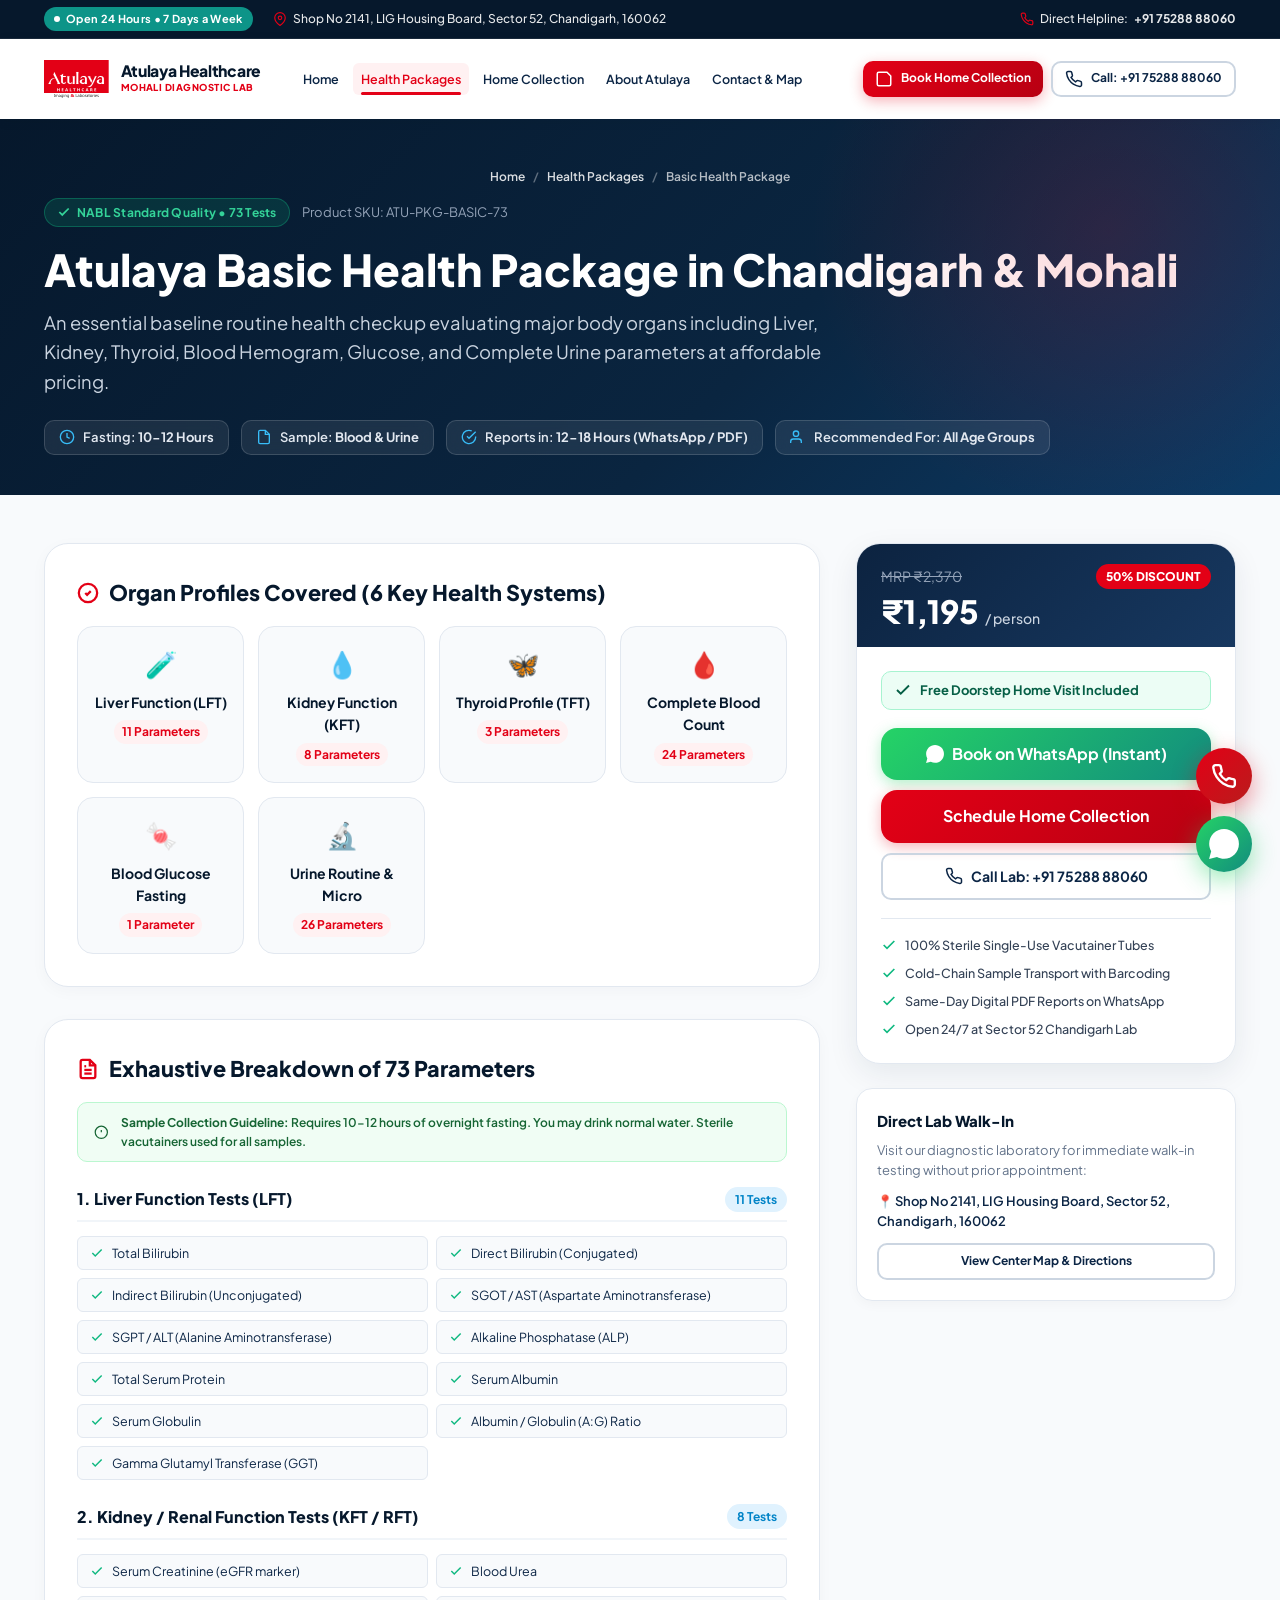
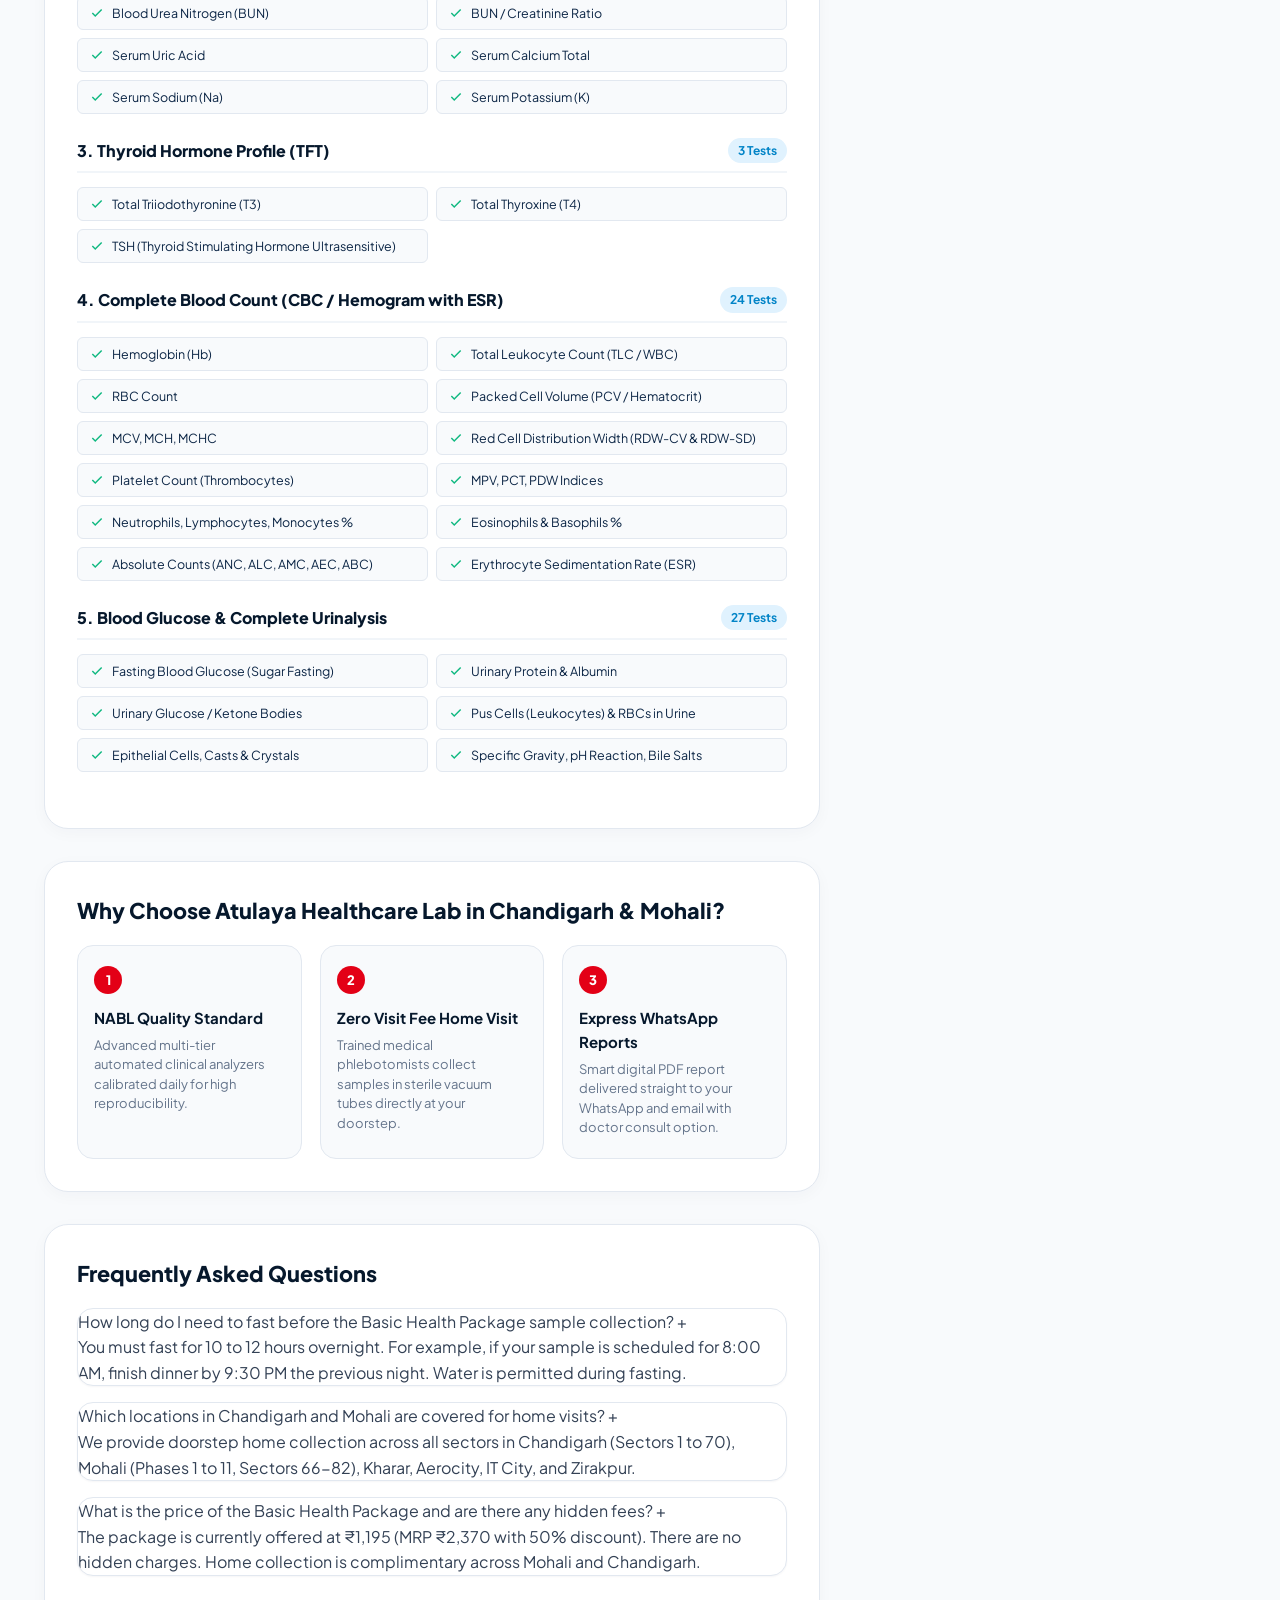
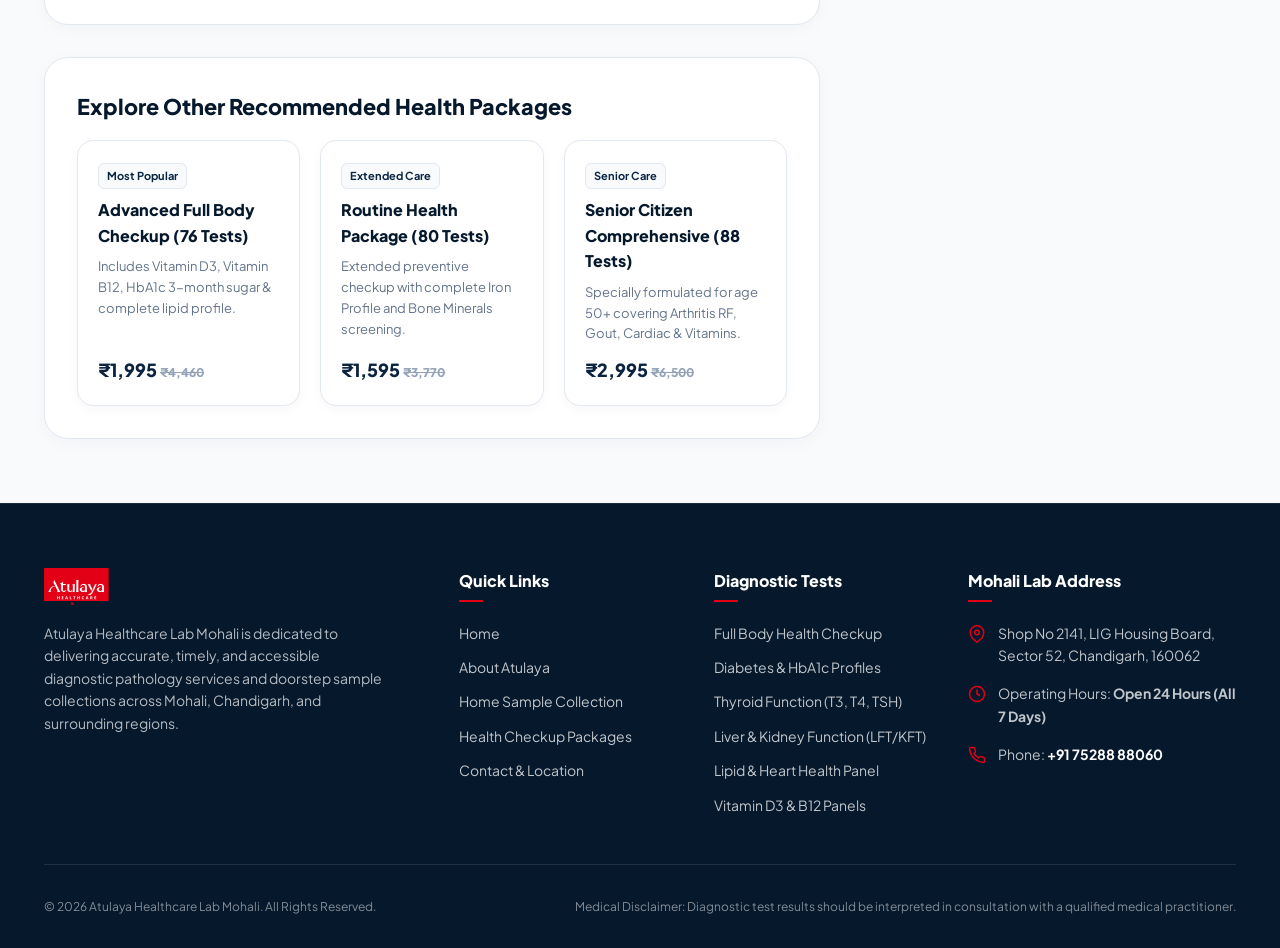
<file: packages/basic-health/index.html>
<!DOCTYPE html>
<html lang="en">
<head>
  <meta charset="UTF-8">
  <meta name="viewport" content="width=device-width, initial-scale=1.0">
  <title>Basic Health Checkup Package in Chandigarh & Mohali | 73 Tests ₹1,195 | Atulaya Lab</title>
  <meta name="description" content="Book Atulaya Basic Health Package in Chandigarh & Mohali. Includes 73 vital tests: LFT (11), KFT (8), Thyroid TFT (3), CBC (24), Fasting Sugar & Urine Routine (26). Free home sample collection.">
  <meta name="keywords" content="basic health checkup Chandigarh, basic health package Mohali, routine blood test package Chandigarh, preventive health checkup Sector 52 Chandigarh, full body blood test under 1200, Atulaya basic checkup">
  <link rel="canonical" href="https://atulayalabmohali.in/packages/basic-health/">
  
  <!-- Open Graph -->
  <meta property="og:type" content="product">
  <meta property="og:title" content="Basic Health Checkup Package | 73 Parameters | Atulaya Healthcare Lab">
  <meta property="og:description" content="Complete 73 vital tests including Liver, Kidney, Thyroid, CBC & Urine for ₹1,195. Doorstep sample collection across Mohali & Chandigarh.">
  <meta property="og:image" content="../../images/Atulaya_Logo.svg">
  <meta property="og:url" content="https://atulayalabmohali.in/packages/basic-health/">
  
  <!-- Favicon -->
  <link rel="icon" type="image/webp" href="../../images/atulaya-favicon.webp">
  
  <!-- Google Fonts: Plus Jakarta Sans -->
  <link rel="preconnect" href="https://fonts.googleapis.com">
  <link rel="preconnect" href="https://fonts.gstatic.com" crossorigin>
  <link href="https://fonts.googleapis.com/css2?family=Plus+Jakarta+Sans:wght@400;500;600;700;800&display=swap" rel="stylesheet">
  
  <!-- Main Stylesheet -->
  <link rel="stylesheet" href="../../css/style.css">

  <!-- Schema.org Structured Data -->
  <script type="application/ld+json">
  {
    "@context": "https://schema.org",
    "@graph": [
      {
        "@type": "MedicalBusiness",
        "@id": "https://atulayalabmohali.in/#organization",
        "name": "Atulaya Healthcare Lab Mohali",
        "image": "https://atulayalabmohali.in/images/Atulaya_Logo.svg",
        "url": "https://atulayalabmohali.in/",
        "telephone": "+917528888060",
        "priceRange": "₹₹",
        "address": {
          "@type": "PostalAddress",
          "streetAddress": "Shop No 2141, LIG Housing Board, Sector 52",
          "addressLocality": "Chandigarh",
          "addressRegion": "Chandigarh",
          "postalCode": "160062",
          "addressCountry": "IN"
        },
        "geo": {
          "@type": "GeoCoordinates",
          "latitude": 30.7064,
          "longitude": 76.7150
        }
      },
      {
        "@type": "Product",
        "name": "Atulaya Basic Health Package (73 Parameters)",
        "description": "Exhaustive baseline diagnostic package covering Complete Hemogram CBC, Liver Profile LFT, Kidney Function KFT, Thyroid TFT, Fasting Blood Sugar, and Urine Routine.",
        "image": "https://atulayalabmohali.in/images/Atulaya_Logo.svg",
        "sku": "ATU-PKG-BASIC-73",
        "brand": {
          "@type": "Brand",
          "name": "Atulaya Healthcare"
        },
        "offers": {
          "@type": "Offer",
          "url": "https://atulayalabmohali.in/packages/basic-health/",
          "priceCurrency": "INR",
          "price": "1195",
          "priceValidUntil": "2027-12-31",
          "itemCondition": "https://schema.org/NewCondition",
          "availability": "https://schema.org/InStock",
          "seller": {
            "@id": "https://atulayalabmohali.in/#organization"
          }
        }
      },
      {
        "@type": "BreadcrumbList",
        "itemListElement": [
          {
            "@type": "ListItem",
            "position": 1,
            "name": "Home",
            "item": "https://atulayalabmohali.in/"
          },
          {
            "@type": "ListItem",
            "position": 2,
            "name": "Health Packages",
            "item": "https://atulayalabmohali.in/packages/"
          },
          {
            "@type": "ListItem",
            "position": 3,
            "name": "Basic Health Package",
            "item": "https://atulayalabmohali.in/packages/basic-health/"
          }
        ]
      },
      {
        "@type": "FAQPage",
        "mainEntity": [
          {
            "@type": "Question",
            "name": "How many tests are included in the Atulaya Basic Health Package?",
            "acceptedAnswer": {
              "@type": "Answer",
              "text": "The package includes 73 comprehensive parameters covering Liver Function (11 tests), Kidney Function (8 tests), Thyroid Profile (3 tests), CBC Hemogram (24 tests), Fasting Blood Glucose (1 test), and Complete Urine Routine (26 tests)."
            }
          },
          {
            "@type": "Question",
            "name": "Is fasting required for this package?",
            "acceptedAnswer": {
              "@type": "Answer",
              "text": "Yes, 10 to 12 hours of overnight fasting is mandatory because this package measures Fasting Blood Glucose, Liver enzymes, and Renal markers accurately. Plain water is permitted."
            }
          },
          {
            "@type": "Question",
            "name": "Is home sample collection available in Chandigarh and Mohali?",
            "acceptedAnswer": {
              "@type": "Answer",
              "text": "Yes, Atulaya Healthcare provides doorstep sample collection by trained phlebotomists across all sectors of Chandigarh, Mohali, Kharar, Zirakpur, and Panchkula."
            }
          }
        ]
      }
    ]
  }
  </script>
</head>
<body>

  <!-- Top Notification & Contact Bar -->
  <aside class="topbar" aria-label="Quick contact information">
    <div class="container">
      <div class="topbar-content">
        <div class="topbar-left">
          <span class="topbar-tag"><span class="pulse-dot"></span> Open 24 Hours • 7 Days a Week</span>
          <span class="topbar-item">
            <svg viewBox="0 0 24 24" fill="none" stroke="currentColor" stroke-width="2">
              <path d="M21 10c0 7-9 13-9 13s-9-6-9-13a9 9 0 0 1 18 0z"></path>
              <circle cx="12" cy="10" r="3"></circle>
            </svg>
            Shop No 2141, LIG Housing Board, Sector 52, Chandigarh, 160062
          </span>
        </div>
        <div class="topbar-right">
          <span class="topbar-item">
            <svg viewBox="0 0 24 24" fill="none" stroke="currentColor" stroke-width="2">
              <path
                d="M22 16.92v3a2 2 0 0 1-2.18 2 19.79 19.79 0 0 1-8.63-3.07 19.5 19.5 0 0 1-6-6 19.79 19.79 0 0 1-3.07-8.67A2 2 0 0 1 4.11 2h3a2 2 0 0 1 2 1.72 12.84 12.84 0 0 0 .7 2.81 2 2 0 0 1-.45 2.11L8.09 9.91a16 16 0 0 0 6 6l1.27-1.27a2 2 0 0 1 2.11-.45 12.84 12.84 0 0 0 2.81.7A2 2 0 0 1 22 16.92z">
              </path>
            </svg>
            Direct Helpline: <a href="tel:7528888060"><strong>+91 75288 88060</strong></a>
          </span>
        </div>
      </div>
    </div>
  </aside>

  <!-- Main Site Navigation Header -->
  <header class="site-header" role="banner">
    <div class="container">
      <div class="header-inner">
        <a href="../../" class="brand-logo" aria-label="Atulaya Healthcare Lab Mohali Home">
          <img src="../../images/Atulaya_Logo.svg" alt="Atulaya Healthcare Lab Logo" class="brand-logo-img" width="160"
            height="52">
          <div class="brand-title-group">
            <span class="brand-name">Atulaya Healthcare</span>
            <span class="brand-tagline">Mohali Diagnostic Lab</span>
          </div>
        </a>

        <!-- Mobile Quick Action Buttons & Animated Toggle -->
        <div class="header-mobile-actions">
          <a href="https://wa.me/917528888060" target="_blank" rel="noopener noreferrer" class="header-quick-btn wa"
            aria-label="WhatsApp Lab Coordinator">
            <svg viewBox="0 0 24 24" fill="currentColor">
              <path
                d="M.057 24l1.687-6.163c-1.041-1.804-1.588-3.849-1.587-5.946.003-6.556 5.338-11.891 11.893-11.891 3.181.001 6.167 1.24 8.413 3.488 2.245 2.248 3.481 5.236 3.48 8.414-.003 6.557-5.338 11.892-11.893 11.892-1.99-.001-3.951-.5-5.688-1.448l-6.305 1.654z" />
            </svg>
          </a>
          <a href="tel:7528888060" class="header-quick-btn call" aria-label="Call Mohali Lab">
            <svg viewBox="0 0 24 24" fill="none" stroke="currentColor" stroke-width="2.5">
              <path
                d="M22 16.92v3a2 2 0 0 1-2.18 2 19.79 19.79 0 0 1-8.63-3.07 19.5 19.5 0 0 1-6-6 19.79 19.79 0 0 1-3.07-8.67A2 2 0 0 1 4.11 2h3a2 2 0 0 1 2 1.72 12.84 12.84 0 0 0 .7 2.81 2 2 0 0 1-.45 2.11L8.09 9.91a16 16 0 0 0 6 6l1.27-1.27a2 2 0 0 1 2.11-.45 12.84 12.84 0 0 0 2.81.7A2 2 0 0 1 22 16.92z">
              </path>
            </svg>
          </a>
          <button class="mobile-toggle" aria-label="Toggle navigation menu" aria-expanded="false"
            aria-controls="primaryNav">
            <span></span>
            <span></span>
            <span></span>
          </button>
        </div>

        <!-- Slide-Out Mobile Navigation Drawer / Desktop Nav -->
        <nav class="main-nav" id="primaryNav" role="navigation" aria-label="Main Navigation">
          <!-- Mobile Drawer Header -->
          <div class="drawer-header-mobile">
            <div class="drawer-brand-group">
              <span class="drawer-brand-title">Atulaya Healthcare</span>
              <span class="drawer-status-pill">
                <span
                  style="width: 6px; height: 6px; background: #10b981; border-radius: 50%; display: inline-block;"></span>
                24/7 Mohali Lab Active
              </span>
            </div>
            <button type="button" class="drawer-close-btn" aria-label="Close navigation menu">
              <svg width="18" height="18" viewBox="0 0 24 24" fill="none" stroke="currentColor" stroke-width="2.5">
                <line x1="18" y1="6" x2="6" y2="18"></line>
                <line x1="6" y1="6" x2="18" y2="18"></line>
              </svg>
            </button>
          </div>

          <div class="drawer-content-scroll">
            <!-- Mobile 1-Tap WhatsApp Banner -->
            <a href="https://wa.me/917528888060" target="_blank" rel="noopener noreferrer" class="drawer-wa-banner">
              <span>
                <svg viewBox="0 0 24 24" fill="currentColor">
                  <path
                    d="M.057 24l1.687-6.163c-1.041-1.804-1.588-3.849-1.587-5.946.003-6.556 5.338-11.891 11.893-11.891 3.181.001 6.167 1.24 8.413 3.488 2.245 2.248 3.481 5.236 3.48 8.414-.003 6.557-5.338 11.892-11.893 11.892-1.99-.001-3.951-.5-5.688-1.448l-6.305 1.654z" />
                </svg>
                Instant WhatsApp Booking
              </span>
              <svg width="14" height="14" viewBox="0 0 24 24" fill="none" stroke="currentColor" stroke-width="2.5">
                <polyline points="9 18 15 12 9 6"></polyline>
              </svg>
            </a>

            <!-- Navigation Links -->
            <ul class="nav-links">
              <li>
                <a href="../../" class="nav-link">
                  <span class="nav-link-icon-box">
                    <svg viewBox="0 0 24 24" fill="none" stroke="currentColor" stroke-width="2">
                      <path d="M3 9l9-7 9 7v11a2 2 0 0 1-2 2H5a2 2 0 0 1-2-2z"></path>
                    </svg>
                  </span>
                  <span>Home</span>
                  <span class="nav-link-arrow">
                    <svg width="14" height="14" viewBox="0 0 24 24" fill="none" stroke="currentColor"
                      stroke-width="2.5">
                      <polyline points="9 18 15 12 9 6"></polyline>
                    </svg>
                  </span>
                </a>
              </li>
              <li>
                <a href="../" class="nav-link active">
                  <span class="nav-link-icon-box">
                    <svg viewBox="0 0 24 24" fill="none" stroke="currentColor" stroke-width="2">
                      <path
                        d="M21 16V8a2 2 0 0 0-1-1.73l-7-4a2 2 0 0 0-2 0l-7 4A2 2 0 0 0 3 8v8a2 2 0 0 0 1 1.73l7 4a2 2 0 0 0 2 0l7-4A2 2 0 0 0 21 16z">
                      </path>
                    </svg>
                  </span>
                  <span>Health Packages</span>
                  <span class="nav-link-badge">8 Packages</span>
                  <span class="nav-link-arrow">
                    <svg width="14" height="14" viewBox="0 0 24 24" fill="none" stroke="currentColor"
                      stroke-width="2.5">
                      <polyline points="9 18 15 12 9 6"></polyline>
                    </svg>
                  </span>
                </a>
              </li>
              <li>
                <a href="../../home-collection/" class="nav-link">
                  <span class="nav-link-icon-box">
                    <svg viewBox="0 0 24 24" fill="none" stroke="currentColor" stroke-width="2">
                      <path
                        d="M19 14c1.49-1.46 3-3.21 3-5.5A5.5 5.5 0 0 0 16.5 3c-1.76 0-3 .5-4.5 2-1.5-1.5-2.74-2-4.5-2A5.5 5.5 0 0 0 2 8.5c0 2.3 1.5 4.05 3 5.5l7 7Z">
                      </path>
                    </svg>
                  </span>
                  <span>Home Collection</span>
                  <span class="nav-link-badge green">Free Visit</span>
                  <span class="nav-link-arrow">
                    <svg width="14" height="14" viewBox="0 0 24 24" fill="none" stroke="currentColor"
                      stroke-width="2.5">
                      <polyline points="9 18 15 12 9 6"></polyline>
                    </svg>
                  </span>
                </a>
              </li>
              <li>
                <a href="../../about-us/" class="nav-link">
                  <span class="nav-link-icon-box">
                    <svg viewBox="0 0 24 24" fill="none" stroke="currentColor" stroke-width="2">
                      <circle cx="12" cy="12" r="10"></circle>
                      <line x1="12" y1="16" x2="12" y2="12"></line>
                      <line x1="12" y1="8" x2="12.01" y2="8"></line>
                    </svg>
                  </span>
                  <span>About Atulaya</span>
                  <span class="nav-link-arrow">
                    <svg width="14" height="14" viewBox="0 0 24 24" fill="none" stroke="currentColor"
                      stroke-width="2.5">
                      <polyline points="9 18 15 12 9 6"></polyline>
                    </svg>
                  </span>
                </a>
              </li>
              <li>
                <a href="../../contact-us/" class="nav-link">
                  <span class="nav-link-icon-box">
                    <svg viewBox="0 0 24 24" fill="none" stroke="currentColor" stroke-width="2">
                      <path d="M21 10c0 7-9 13-9 13s-9-6-9-13a9 9 0 0 1 18 0z"></path>
                      <circle cx="12" cy="10" r="3"></circle>
                    </svg>
                  </span>
                  <span>Contact & Map</span>
                  <span class="nav-link-arrow">
                    <svg width="14" height="14" viewBox="0 0 24 24" fill="none" stroke="currentColor"
                      stroke-width="2.5">
                      <polyline points="9 18 15 12 9 6"></polyline>
                    </svg>
                  </span>
                </a>
              </li>
            </ul>

            <!-- Fast Action Booking Buttons -->
            <div class="header-cta">
              <button type="button" class="btn btn-primary" data-open-modal data-service="Home Sample Collection">
                <svg class="btn-icon" viewBox="0 0 24 24" fill="none" stroke="currentColor" stroke-width="2">
                  <path d="M19 21H5a2 2 0 0 1-2-2V5a2 2 0 0 1 2-2h11l5 5v11a2 2 0 0 1-2 2z"></path>
                </svg>
                Book Home Collection
              </button>
              <a href="tel:7528888060" class="btn btn-outline">
                <svg class="btn-icon" viewBox="0 0 24 24" fill="none" stroke="currentColor" stroke-width="2">
                  <path
                    d="M22 16.92v3a2 2 0 0 1-2.18 2 19.79 19.79 0 0 1-8.63-3.07 19.5 19.5 0 0 1-6-6 19.79 19.79 0 0 1-3.07-8.67A2 2 0 0 1 4.11 2h3a2 2 0 0 1 2 1.72 12.84 12.84 0 0 0 .7 2.81 2 2 0 0 1-.45 2.11L8.09 9.91a16 16 0 0 0 6 6l1.27-1.27a2 2 0 0 1 2.11-.45 12.84 12.84 0 0 0 2.81.7A2 2 0 0 1 22 16.92z">
                  </path>
                </svg>
                Call: +91 75288 88060
              </a>
            </div>

            <!-- Drawer Footer Trust & Contact -->
            <div class="drawer-footer-card">
              <span class="drawer-footer-title">24/7 Mohali Lab Helpline</span>
              <a href="tel:7528888060" class="drawer-helpline-link">
                <svg viewBox="0 0 24 24" fill="currentColor">
                  <path
                    d="M22 16.92v3a2 2 0 0 1-2.18 2 19.79 19.79 0 0 1-8.63-3.07 19.5 19.5 0 0 1-6-6 19.79 19.79 0 0 1-3.07-8.67A2 2 0 0 1 4.11 2h3a2 2 0 0 1 2 1.72 12.84 12.84 0 0 0 .7 2.81 2 2 0 0 1-.45 2.11L8.09 9.91a16 16 0 0 0 6 6l1.27-1.27a2 2 0 0 1 2.11-.45 12.84 12.84 0 0 0 2.81.7A2 2 0 0 1 22 16.92z">
                  </path>
                </svg>
                +91 75288 88060
              </a>
              <span class="drawer-address-text">
                📍 Shop No 2141, LIG Housing Board, Sector 52, Chandigarh, 160062
              </span>
            </div>
          </div>
        </nav>
      </div>
    </div>
  </header>

  <!-- Package Hero Header -->
  <section class="pkg-page-hero" aria-label="Package Details Header">
    <div class="container">
      <nav class="breadcrumb" aria-label="Breadcrumb">
        <a href="../../">Home</a>
        <span class="breadcrumb-separator">/</span>
        <a href="../">Health Packages</a>
        <span class="breadcrumb-separator">/</span>
        <span>Basic Health Package</span>
      </nav>

      <div class="pkg-hero-top">
        <span class="pkg-verified-badge">
          <svg width="14" height="14" viewBox="0 0 24 24" fill="none" stroke="currentColor" stroke-width="3"><polyline points="20 6 9 17 4 12"></polyline></svg>
          NABL Standard Quality • 73 Tests
        </span>
        <span style="color: #94a3b8; font-size: 13px;">Product SKU: ATU-PKG-BASIC-73</span>
      </div>

      <h1 class="pkg-hero-title">Atulaya Basic Health Package in Chandigarh & Mohali</h1>
      <p class="pkg-hero-subtitle">
        An essential baseline routine health checkup evaluating major body organs including Liver, Kidney, Thyroid, Blood Hemogram, Glucose, and Complete Urine parameters at affordable pricing.
      </p>

      <div class="pkg-meta-strip">
        <div class="pkg-meta-item">
          <svg viewBox="0 0 24 24" fill="none" stroke="currentColor" stroke-width="2"><circle cx="12" cy="12" r="10"></circle><polyline points="12 6 12 12 16 14"></polyline></svg>
          <span>Fasting: <strong>10-12 Hours</strong></span>
        </div>
        <div class="pkg-meta-item">
          <svg viewBox="0 0 24 24" fill="none" stroke="currentColor" stroke-width="2"><path d="M14 2H6a2 2 0 0 0-2 2v16a2 2 0 0 0 2 2h12a2 2 0 0 0 2-2V8z"></path><polyline points="14 2 14 8 20 8"></polyline></svg>
          <span>Sample: <strong>Blood & Urine</strong></span>
        </div>
        <div class="pkg-meta-item">
          <svg viewBox="0 0 24 24" fill="none" stroke="currentColor" stroke-width="2"><path d="M22 11.08V12a10 10 0 1 1-5.93-9.14"></path><polyline points="22 4 12 14.01 9 11.01"></polyline></svg>
          <span>Reports in: <strong>12-18 Hours (WhatsApp / PDF)</strong></span>
        </div>
        <div class="pkg-meta-item">
          <svg viewBox="0 0 24 24" fill="none" stroke="currentColor" stroke-width="2"><path d="M17 21v-2a4 4 0 0 0-4-4H5a4 4 0 0 0-4 4v2"></path><circle cx="9" cy="7" r="4"></circle></svg>
          <span>Recommended For: <strong>All Age Groups</strong></span>
        </div>
      </div>
    </div>
  </section>

  <!-- Main Content & Sticky Booking Layout -->
  <main id="main-content" class="pkg-content-wrap">
    <div class="container">
      <div class="pkg-layout-grid">
        
        <!-- Left Main Column -->
        <div class="pkg-main-col">
          
          <!-- Organ Systems Overview -->
          <section class="pkg-card-box" aria-label="Organs Screened">
            <h2 class="pkg-card-title">
              <svg width="22" height="22" viewBox="0 0 24 24" fill="none" stroke="#e30016" stroke-width="2.5"><circle cx="12" cy="12" r="10"></circle><path d="m9 12 2 2 4-4"></path></svg>
              Organ Profiles Covered (6 Key Health Systems)
            </h2>
            <div class="pkg-organ-grid">
              <div class="pkg-organ-card">
                <div class="pkg-organ-icon">🧪</div>
                <div class="pkg-organ-name">Liver Function (LFT)</div>
                <span class="pkg-organ-count">11 Parameters</span>
              </div>
              <div class="pkg-organ-card">
                <div class="pkg-organ-icon">💧</div>
                <div class="pkg-organ-name">Kidney Function (KFT)</div>
                <span class="pkg-organ-count">8 Parameters</span>
              </div>
              <div class="pkg-organ-card">
                <div class="pkg-organ-icon">🦋</div>
                <div class="pkg-organ-name">Thyroid Profile (TFT)</div>
                <span class="pkg-organ-count">3 Parameters</span>
              </div>
              <div class="pkg-organ-card">
                <div class="pkg-organ-icon">🩸</div>
                <div class="pkg-organ-name">Complete Blood Count</div>
                <span class="pkg-organ-count">24 Parameters</span>
              </div>
              <div class="pkg-organ-card">
                <div class="pkg-organ-icon">🍬</div>
                <div class="pkg-organ-name">Blood Glucose Fasting</div>
                <span class="pkg-organ-count">1 Parameter</span>
              </div>
              <div class="pkg-organ-card">
                <div class="pkg-organ-icon">🔬</div>
                <div class="pkg-organ-name">Urine Routine & Micro</div>
                <span class="pkg-organ-count">26 Parameters</span>
              </div>
            </div>
          </section>

          <!-- Complete 73 Parameters List -->
          <section class="pkg-card-box" aria-label="Detailed Test Parameter Breakdown">
            <h2 class="pkg-card-title">
              <svg width="22" height="22" viewBox="0 0 24 24" fill="none" stroke="#e30016" stroke-width="2.5"><path d="M14 2H6a2 2 0 0 0-2 2v16a2 2 0 0 0 2 2h12a2 2 0 0 0 2-2V8z"></path><polyline points="14 2 14 8 20 8"></polyline><line x1="16" y1="13" x2="8" y2="13"></line><line x1="16" y1="17" x2="8" y2="17"></line><polyline points="10 9 9 9 8 9"></polyline></svg>
              Exhaustive Breakdown of 73 Parameters
            </h2>

            <div class="param-prep-banner">
              <svg width="18" height="18" viewBox="0 0 24 24" fill="none" stroke="currentColor" stroke-width="2"><circle cx="12" cy="12" r="10"></circle><line x1="12" y1="8" x2="12" y2="12"></line><line x1="12" y1="16" x2="12.01" y2="16"></line></svg>
              <span><strong>Sample Collection Guideline:</strong> Requires 10-12 hours of overnight fasting. You may drink normal water. Sterile vacutainers used for all samples.</span>
            </div>

            <!-- Category 1: LFT -->
            <div class="param-category-block">
              <div class="pkg-cat-header">
                <span class="pkg-cat-title">1. Liver Function Tests (LFT)</span>
                <span class="pkg-cat-badge">11 Tests</span>
              </div>
              <div class="param-chips-grid">
                <div class="param-chip-item"><svg viewBox="0 0 24 24" fill="none" stroke="currentColor" stroke-width="2.5"><polyline points="20 6 9 17 4 12"></polyline></svg><span>Total Bilirubin</span></div>
                <div class="param-chip-item"><svg viewBox="0 0 24 24" fill="none" stroke="currentColor" stroke-width="2.5"><polyline points="20 6 9 17 4 12"></polyline></svg><span>Direct Bilirubin (Conjugated)</span></div>
                <div class="param-chip-item"><svg viewBox="0 0 24 24" fill="none" stroke="currentColor" stroke-width="2.5"><polyline points="20 6 9 17 4 12"></polyline></svg><span>Indirect Bilirubin (Unconjugated)</span></div>
                <div class="param-chip-item"><svg viewBox="0 0 24 24" fill="none" stroke="currentColor" stroke-width="2.5"><polyline points="20 6 9 17 4 12"></polyline></svg><span>SGOT / AST (Aspartate Aminotransferase)</span></div>
                <div class="param-chip-item"><svg viewBox="0 0 24 24" fill="none" stroke="currentColor" stroke-width="2.5"><polyline points="20 6 9 17 4 12"></polyline></svg><span>SGPT / ALT (Alanine Aminotransferase)</span></div>
                <div class="param-chip-item"><svg viewBox="0 0 24 24" fill="none" stroke="currentColor" stroke-width="2.5"><polyline points="20 6 9 17 4 12"></polyline></svg><span>Alkaline Phosphatase (ALP)</span></div>
                <div class="param-chip-item"><svg viewBox="0 0 24 24" fill="none" stroke="currentColor" stroke-width="2.5"><polyline points="20 6 9 17 4 12"></polyline></svg><span>Total Serum Protein</span></div>
                <div class="param-chip-item"><svg viewBox="0 0 24 24" fill="none" stroke="currentColor" stroke-width="2.5"><polyline points="20 6 9 17 4 12"></polyline></svg><span>Serum Albumin</span></div>
                <div class="param-chip-item"><svg viewBox="0 0 24 24" fill="none" stroke="currentColor" stroke-width="2.5"><polyline points="20 6 9 17 4 12"></polyline></svg><span>Serum Globulin</span></div>
                <div class="param-chip-item"><svg viewBox="0 0 24 24" fill="none" stroke="currentColor" stroke-width="2.5"><polyline points="20 6 9 17 4 12"></polyline></svg><span>Albumin / Globulin (A:G) Ratio</span></div>
                <div class="param-chip-item"><svg viewBox="0 0 24 24" fill="none" stroke="currentColor" stroke-width="2.5"><polyline points="20 6 9 17 4 12"></polyline></svg><span>Gamma Glutamyl Transferase (GGT)</span></div>
              </div>
            </div>

            <!-- Category 2: KFT -->
            <div class="param-category-block">
              <div class="pkg-cat-header">
                <span class="pkg-cat-title">2. Kidney / Renal Function Tests (KFT / RFT)</span>
                <span class="pkg-cat-badge">8 Tests</span>
              </div>
              <div class="param-chips-grid">
                <div class="param-chip-item"><svg viewBox="0 0 24 24" fill="none" stroke="currentColor" stroke-width="2.5"><polyline points="20 6 9 17 4 12"></polyline></svg><span>Serum Creatinine (eGFR marker)</span></div>
                <div class="param-chip-item"><svg viewBox="0 0 24 24" fill="none" stroke="currentColor" stroke-width="2.5"><polyline points="20 6 9 17 4 12"></polyline></svg><span>Blood Urea</span></div>
                <div class="param-chip-item"><svg viewBox="0 0 24 24" fill="none" stroke="currentColor" stroke-width="2.5"><polyline points="20 6 9 17 4 12"></polyline></svg><span>Blood Urea Nitrogen (BUN)</span></div>
                <div class="param-chip-item"><svg viewBox="0 0 24 24" fill="none" stroke="currentColor" stroke-width="2.5"><polyline points="20 6 9 17 4 12"></polyline></svg><span>BUN / Creatinine Ratio</span></div>
                <div class="param-chip-item"><svg viewBox="0 0 24 24" fill="none" stroke="currentColor" stroke-width="2.5"><polyline points="20 6 9 17 4 12"></polyline></svg><span>Serum Uric Acid</span></div>
                <div class="param-chip-item"><svg viewBox="0 0 24 24" fill="none" stroke="currentColor" stroke-width="2.5"><polyline points="20 6 9 17 4 12"></polyline></svg><span>Serum Calcium Total</span></div>
                <div class="param-chip-item"><svg viewBox="0 0 24 24" fill="none" stroke="currentColor" stroke-width="2.5"><polyline points="20 6 9 17 4 12"></polyline></svg><span>Serum Sodium (Na)</span></div>
                <div class="param-chip-item"><svg viewBox="0 0 24 24" fill="none" stroke="currentColor" stroke-width="2.5"><polyline points="20 6 9 17 4 12"></polyline></svg><span>Serum Potassium (K)</span></div>
              </div>
            </div>

            <!-- Category 3: Thyroid Profile -->
            <div class="param-category-block">
              <div class="pkg-cat-header">
                <span class="pkg-cat-title">3. Thyroid Hormone Profile (TFT)</span>
                <span class="pkg-cat-badge">3 Tests</span>
              </div>
              <div class="param-chips-grid">
                <div class="param-chip-item"><svg viewBox="0 0 24 24" fill="none" stroke="currentColor" stroke-width="2.5"><polyline points="20 6 9 17 4 12"></polyline></svg><span>Total Triiodothyronine (T3)</span></div>
                <div class="param-chip-item"><svg viewBox="0 0 24 24" fill="none" stroke="currentColor" stroke-width="2.5"><polyline points="20 6 9 17 4 12"></polyline></svg><span>Total Thyroxine (T4)</span></div>
                <div class="param-chip-item"><svg viewBox="0 0 24 24" fill="none" stroke="currentColor" stroke-width="2.5"><polyline points="20 6 9 17 4 12"></polyline></svg><span>TSH (Thyroid Stimulating Hormone Ultrasensitive)</span></div>
              </div>
            </div>

            <!-- Category 4: Complete Blood Count -->
            <div class="param-category-block">
              <div class="pkg-cat-header">
                <span class="pkg-cat-title">4. Complete Blood Count (CBC / Hemogram with ESR)</span>
                <span class="pkg-cat-badge">24 Tests</span>
              </div>
              <div class="param-chips-grid">
                <div class="param-chip-item"><svg viewBox="0 0 24 24" fill="none" stroke="currentColor" stroke-width="2.5"><polyline points="20 6 9 17 4 12"></polyline></svg><span>Hemoglobin (Hb)</span></div>
                <div class="param-chip-item"><svg viewBox="0 0 24 24" fill="none" stroke="currentColor" stroke-width="2.5"><polyline points="20 6 9 17 4 12"></polyline></svg><span>Total Leukocyte Count (TLC / WBC)</span></div>
                <div class="param-chip-item"><svg viewBox="0 0 24 24" fill="none" stroke="currentColor" stroke-width="2.5"><polyline points="20 6 9 17 4 12"></polyline></svg><span>RBC Count</span></div>
                <div class="param-chip-item"><svg viewBox="0 0 24 24" fill="none" stroke="currentColor" stroke-width="2.5"><polyline points="20 6 9 17 4 12"></polyline></svg><span>Packed Cell Volume (PCV / Hematocrit)</span></div>
                <div class="param-chip-item"><svg viewBox="0 0 24 24" fill="none" stroke="currentColor" stroke-width="2.5"><polyline points="20 6 9 17 4 12"></polyline></svg><span>MCV, MCH, MCHC</span></div>
                <div class="param-chip-item"><svg viewBox="0 0 24 24" fill="none" stroke="currentColor" stroke-width="2.5"><polyline points="20 6 9 17 4 12"></polyline></svg><span>Red Cell Distribution Width (RDW-CV & RDW-SD)</span></div>
                <div class="param-chip-item"><svg viewBox="0 0 24 24" fill="none" stroke="currentColor" stroke-width="2.5"><polyline points="20 6 9 17 4 12"></polyline></svg><span>Platelet Count (Thrombocytes)</span></div>
                <div class="param-chip-item"><svg viewBox="0 0 24 24" fill="none" stroke="currentColor" stroke-width="2.5"><polyline points="20 6 9 17 4 12"></polyline></svg><span>MPV, PCT, PDW Indices</span></div>
                <div class="param-chip-item"><svg viewBox="0 0 24 24" fill="none" stroke="currentColor" stroke-width="2.5"><polyline points="20 6 9 17 4 12"></polyline></svg><span>Neutrophils, Lymphocytes, Monocytes %</span></div>
                <div class="param-chip-item"><svg viewBox="0 0 24 24" fill="none" stroke="currentColor" stroke-width="2.5"><polyline points="20 6 9 17 4 12"></polyline></svg><span>Eosinophils & Basophils %</span></div>
                <div class="param-chip-item"><svg viewBox="0 0 24 24" fill="none" stroke="currentColor" stroke-width="2.5"><polyline points="20 6 9 17 4 12"></polyline></svg><span>Absolute Counts (ANC, ALC, AMC, AEC, ABC)</span></div>
                <div class="param-chip-item"><svg viewBox="0 0 24 24" fill="none" stroke="currentColor" stroke-width="2.5"><polyline points="20 6 9 17 4 12"></polyline></svg><span>Erythrocyte Sedimentation Rate (ESR)</span></div>
              </div>
            </div>

            <!-- Category 5: Diabetes & Urine -->
            <div class="param-category-block">
              <div class="pkg-cat-header">
                <span class="pkg-cat-title">5. Blood Glucose & Complete Urinalysis</span>
                <span class="pkg-cat-badge">27 Tests</span>
              </div>
              <div class="param-chips-grid">
                <div class="param-chip-item"><svg viewBox="0 0 24 24" fill="none" stroke="currentColor" stroke-width="2.5"><polyline points="20 6 9 17 4 12"></polyline></svg><span>Fasting Blood Glucose (Sugar Fasting)</span></div>
                <div class="param-chip-item"><svg viewBox="0 0 24 24" fill="none" stroke="currentColor" stroke-width="2.5"><polyline points="20 6 9 17 4 12"></polyline></svg><span>Urinary Protein & Albumin</span></div>
                <div class="param-chip-item"><svg viewBox="0 0 24 24" fill="none" stroke="currentColor" stroke-width="2.5"><polyline points="20 6 9 17 4 12"></polyline></svg><span>Urinary Glucose / Ketone Bodies</span></div>
                <div class="param-chip-item"><svg viewBox="0 0 24 24" fill="none" stroke="currentColor" stroke-width="2.5"><polyline points="20 6 9 17 4 12"></polyline></svg><span>Pus Cells (Leukocytes) & RBCs in Urine</span></div>
                <div class="param-chip-item"><svg viewBox="0 0 24 24" fill="none" stroke="currentColor" stroke-width="2.5"><polyline points="20 6 9 17 4 12"></polyline></svg><span>Epithelial Cells, Casts & Crystals</span></div>
                <div class="param-chip-item"><svg viewBox="0 0 24 24" fill="none" stroke="currentColor" stroke-width="2.5"><polyline points="20 6 9 17 4 12"></polyline></svg><span>Specific Gravity, pH Reaction, Bile Salts</span></div>
              </div>
            </div>
          </section>

          <!-- Why Choose Atulaya Mohali Section -->
          <section class="pkg-card-box" aria-label="Why Choose Atulaya">
            <h2 class="pkg-card-title">Why Choose Atulaya Healthcare Lab in Chandigarh & Mohali?</h2>
            <div class="pkg-steps-grid">
              <div class="pkg-step-card">
                <div class="pkg-step-num">1</div>
                <div class="pkg-step-title">NABL Quality Standard</div>
                <div class="pkg-step-desc">Advanced multi-tier automated clinical analyzers calibrated daily for high reproducibility.</div>
              </div>
              <div class="pkg-step-card">
                <div class="pkg-step-num">2</div>
                <div class="pkg-step-title">Zero Visit Fee Home Visit</div>
                <div class="pkg-step-desc">Trained medical phlebotomists collect samples in sterile vacuum tubes directly at your doorstep.</div>
              </div>
              <div class="pkg-step-card">
                <div class="pkg-step-num">3</div>
                <div class="pkg-step-title">Express WhatsApp Reports</div>
                <div class="pkg-step-desc">Smart digital PDF report delivered straight to your WhatsApp and email with doctor consult option.</div>
              </div>
            </div>
          </section>

          <!-- Frequently Asked Questions -->
          <section class="pkg-card-box" aria-label="Frequently Asked Questions">
            <h2 class="pkg-card-title">Frequently Asked Questions</h2>
            <div class="faq-list">
              <div class="faq-item">
                <button class="faq-question" type="button" aria-expanded="false">
                  <span>How long do I need to fast before the Basic Health Package sample collection?</span>
                  <span class="faq-toggle-icon">+</span>
                </button>
                <div class="faq-answer">
                  <p>You must fast for 10 to 12 hours overnight. For example, if your sample is scheduled for 8:00 AM, finish dinner by 9:30 PM the previous night. Water is permitted during fasting.</p>
                </div>
              </div>

              <div class="faq-item">
                <button class="faq-question" type="button" aria-expanded="false">
                  <span>Which locations in Chandigarh and Mohali are covered for home visits?</span>
                  <span class="faq-toggle-icon">+</span>
                </button>
                <div class="faq-answer">
                  <p>We provide doorstep home collection across all sectors in Chandigarh (Sectors 1 to 70), Mohali (Phases 1 to 11, Sectors 66-82), Kharar, Aerocity, IT City, and Zirakpur.</p>
                </div>
              </div>

              <div class="faq-item">
                <button class="faq-question" type="button" aria-expanded="false">
                  <span>What is the price of the Basic Health Package and are there any hidden fees?</span>
                  <span class="faq-toggle-icon">+</span>
                </button>
                <div class="faq-answer">
                  <p>The package is currently offered at ₹1,195 (MRP ₹2,370 with 50% discount). There are no hidden charges. Home collection is complimentary across Mohali and Chandigarh.</p>
                </div>
              </div>
            </div>
          </section>

          <!-- Related Health Packages Cross-linking -->
          <section class="pkg-card-box" aria-label="Related Health Packages">
            <h2 class="pkg-card-title">Explore Other Recommended Health Packages</h2>
            <div class="pkg-related-grid">
              <div class="pkg-related-card">
                <div>
                  <span class="organ-chip" style="margin-bottom: 8px;">Most Popular</span>
                  <h3 class="pkg-related-title"><a href="../advanced-full-body/">Advanced Full Body Checkup (76 Tests)</a></h3>
                  <p style="font-size: 13px; color: #64748b;">Includes Vitamin D3, Vitamin B12, HbA1c 3-month sugar & complete lipid profile.</p>
                </div>
                <div class="pkg-related-price">₹1,995 <small style="font-size: 12px; color: #94a3b8; text-decoration: line-through;">₹4,460</small></div>
              </div>

              <div class="pkg-related-card">
                <div>
                  <span class="organ-chip" style="margin-bottom: 8px;">Extended Care</span>
                  <h3 class="pkg-related-title"><a href="../routine-health/">Routine Health Package (80 Tests)</a></h3>
                  <p style="font-size: 13px; color: #64748b;">Extended preventive checkup with complete Iron Profile and Bone Minerals screening.</p>
                </div>
                <div class="pkg-related-price">₹1,595 <small style="font-size: 12px; color: #94a3b8; text-decoration: line-through;">₹3,770</small></div>
              </div>

              <div class="pkg-related-card">
                <div>
                  <span class="organ-chip" style="margin-bottom: 8px;">Senior Care</span>
                  <h3 class="pkg-related-title"><a href="../senior-citizen/">Senior Citizen Comprehensive (88 Tests)</a></h3>
                  <p style="font-size: 13px; color: #64748b;">Specially formulated for age 50+ covering Arthritis RF, Gout, Cardiac & Vitamins.</p>
                </div>
                <div class="pkg-related-price">₹2,995 <small style="font-size: 12px; color: #94a3b8; text-decoration: line-through;">₹6,500</small></div>
              </div>
            </div>
          </section>

        </div>

        <!-- Right Sticky Sidebar Column -->
        <aside class="pkg-sidebar-col" aria-label="Book This Package">
          <div class="pkg-sidebar-card">
            <div class="pkg-sidebar-header">
              <div class="pkg-price-badge-row">
                <span class="pkg-sidebar-mrp">MRP ₹2,370</span>
                <span class="pkg-sidebar-discount">50% DISCOUNT</span>
              </div>
              <div class="pkg-sidebar-price">
                ₹1,195 <small>/ person</small>
              </div>
            </div>

            <div class="pkg-sidebar-body">
              <div class="pkg-free-visit-pill">
                <svg width="18" height="18" viewBox="0 0 24 24" fill="none" stroke="currentColor" stroke-width="2.5"><polyline points="20 6 9 17 4 12"></polyline></svg>
                <span>Free Doorstep Home Visit Included</span>
              </div>

              <div class="pkg-cta-btns">
                <button type="button" class="btn btn-whatsapp btn-lg" onclick="openWhatsAppBooking('Atulaya Basic Health Package', '₹1,195')">
                  <svg class="btn-icon" viewBox="0 0 24 24" fill="currentColor"><path d="M.057 24l1.687-6.163c-1.041-1.804-1.588-3.849-1.587-5.946.003-6.556 5.338-11.891 11.893-11.891 3.181.001 6.167 1.24 8.413 3.488 2.245 2.248 3.481 5.236 3.48 8.414-.003 6.557-5.338 11.892-11.893 11.892-1.99-.001-3.951-.5-5.688-1.448l-6.305 1.654z"/></svg>
                  Book on WhatsApp (Instant)
                </button>
                <button type="button" class="btn btn-primary btn-lg" data-open-modal data-service="Atulaya Basic Health Package (₹1,195)">
                  Schedule Home Collection
                </button>
                <a href="tel:7528888060" class="btn btn-outline">
                  <svg class="btn-icon" viewBox="0 0 24 24" fill="none" stroke="currentColor" stroke-width="2"><path d="M22 16.92v3a2 2 0 0 1-2.18 2 19.79 19.79 0 0 1-8.63-3.07 19.5 19.5 0 0 1-6-6 19.79 19.79 0 0 1-3.07-8.67A2 2 0 0 1 4.11 2h3a2 2 0 0 1 2 1.72 12.84 12.84 0 0 0 .7 2.81 2 2 0 0 1-.45 2.11L8.09 9.91a16 16 0 0 0 6 6l1.27-1.27a2 2 0 0 1 2.11-.45 12.84 12.84 0 0 0 2.81.7A2 2 0 0 1 22 16.92z"></path></svg>
                  Call Lab: +91 75288 88060
                </a>
              </div>

              <ul class="pkg-trust-bullets">
                <li class="pkg-trust-bullet">
                  <svg viewBox="0 0 24 24" fill="none" stroke="currentColor" stroke-width="2.5"><polyline points="20 6 9 17 4 12"></polyline></svg>
                  <span>100% Sterile Single-Use Vacutainer Tubes</span>
                </li>
                <li class="pkg-trust-bullet">
                  <svg viewBox="0 0 24 24" fill="none" stroke="currentColor" stroke-width="2.5"><polyline points="20 6 9 17 4 12"></polyline></svg>
                  <span>Cold-Chain Sample Transport with Barcoding</span>
                </li>
                <li class="pkg-trust-bullet">
                  <svg viewBox="0 0 24 24" fill="none" stroke="currentColor" stroke-width="2.5"><polyline points="20 6 9 17 4 12"></polyline></svg>
                  <span>Same-Day Digital PDF Reports on WhatsApp</span>
                </li>
                <li class="pkg-trust-bullet">
                  <svg viewBox="0 0 24 24" fill="none" stroke="currentColor" stroke-width="2.5"><polyline points="20 6 9 17 4 12"></polyline></svg>
                  <span>Open 24/7 at Sector 52 Chandigarh Lab</span>
                </li>
              </ul>
            </div>
          </div>

          <!-- Quick Lab Location Info -->
          <div class="pkg-help-card">
            <h4>Direct Lab Walk-In</h4>
            <p>Visit our diagnostic laboratory for immediate walk-in testing without prior appointment:</p>
            <div style="font-size: 13px; color: var(--navy-900); font-weight: 600; line-height: 1.5; margin-bottom: 12px;">
              📍 Shop No 2141, LIG Housing Board, Sector 52, Chandigarh, 160062
            </div>
            <a href="../../contact-us/" class="btn btn-outline btn-sm" style="width: 100%; text-align: center;">View Center Map & Directions</a>
          </div>
        </aside>

      </div>
    </div>
  </main>

  <!-- Site Footer -->
  <footer class="site-footer" role="contentinfo">
    <div class="container">
      <div class="footer-grid">
        <!-- Col 1: Brand Info -->
        <div class="footer-brand">
          <a href="../../" class="brand-logo" style="margin-bottom: var(--space-3);">
            <img src="../../images/Atulaya_Logo.svg" alt="Atulaya Healthcare Lab" class="brand-logo-img" width="160"
              height="52">
          </a>
          <p>
            Atulaya Healthcare Lab Mohali is dedicated to delivering accurate, timely, and accessible diagnostic
            pathology services and doorstep sample collections across Mohali, Chandigarh, and surrounding regions.
          </p>
        </div>

        <!-- Col 2: Quick Links -->
        <div>
          <h4 class="footer-heading">Quick Links</h4>
          <ul class="footer-links">
            <li><a href="../../">Home</a></li>
            <li><a href="../../about-us/">About Atulaya</a></li>
            <li><a href="../../home-collection/">Home Sample Collection</a></li>
            <li><a href="../">Health Checkup Packages</a></li>
            <li><a href="../../contact-us/">Contact & Location</a></li>
          </ul>
        </div>

        <!-- Col 3: Test Categories -->
        <div>
          <h4 class="footer-heading">Diagnostic Tests</h4>
          <ul class="footer-links">
            <li><a href="../advanced-full-body/">Full Body Health Checkup</a></li>
            <li><a href="../diabetes-heart/">Diabetes & HbA1c Profiles</a></li>
            <li><a href="../basic-health/">Thyroid Function (T3, T4, TSH)</a></li>
            <li><a href="../routine-health/">Liver & Kidney Function (LFT/KFT)</a></li>
            <li><a href="../complete-full-body/">Lipid & Heart Health Panel</a></li>
            <li><a href="../advanced-full-body/">Vitamin D3 & B12 Panels</a></li>
          </ul>
        </div>

        <!-- Col 4: Official Contact -->
        <div>
          <h4 class="footer-heading">Mohali Lab Address</h4>
          <div class="footer-contact-item">
            <svg viewBox="0 0 24 24" fill="none" stroke="currentColor" stroke-width="2">
              <path d="M21 10c0 7-9 13-9 13s-9-6-9-13a9 9 0 0 1 18 0z"></path>
              <circle cx="12" cy="10" r="3"></circle>
            </svg>
            <span>Shop No 2141, LIG Housing Board, Sector 52, Chandigarh, 160062</span>
          </div>
          <div class="footer-contact-item">
            <svg viewBox="0 0 24 24" fill="none" stroke="currentColor" stroke-width="2">
              <circle cx="12" cy="12" r="10"></circle>
              <polyline points="12 6 12 12 16 14"></polyline>
            </svg>
            <span>Operating Hours: <strong>Open 24 Hours (All 7 Days)</strong></span>
          </div>
          <div class="footer-contact-item">
            <svg viewBox="0 0 24 24" fill="none" stroke="currentColor" stroke-width="2">
              <path
                d="M22 16.92v3a2 2 0 0 1-2.18 2 19.79 19.79 0 0 1-8.63-3.07 19.5 19.5 0 0 1-6-6 19.79 19.79 0 0 1-3.07-8.67A2 2 0 0 1 4.11 2h3a2 2 0 0 1 2 1.72 12.84 12.84 0 0 0 .7 2.81 2 2 0 0 1-.45 2.11L8.09 9.91a16 16 0 0 0 6 6l1.27-1.27a2 2 0 0 1 2.11-.45 12.84 12.84 0 0 0 2.81.7A2 2 0 0 1 22 16.92z">
              </path>
            </svg>
            <span>Phone: <a href="tel:7528888060" style="color: #fff; font-weight: 700;">+91 75288 88060</a></span>
          </div>
        </div>
      </div>

      <div class="footer-bottom">
        <p>&copy; 2026 Atulaya Healthcare Lab Mohali. All Rights Reserved.</p>
        <p>Medical Disclaimer: Diagnostic test results should be interpreted in consultation with a qualified medical
          practitioner.</p>
      </div>
    </div>
  </footer>

  <!-- Sticky Mobile Action Bar -->
  <aside class="mobile-bottom-bar" aria-label="Quick mobile actions">
    <div class="mobile-bottom-inner">
      <a href="tel:7528888060" class="mobile-action-btn call">
        <svg viewBox="0 0 24 24" fill="none" stroke="currentColor" stroke-width="2">
          <path
            d="M22 16.92v3a2 2 0 0 1-2.18 2 19.79 19.79 0 0 1-8.63-3.07 19.5 19.5 0 0 1-6-6 19.79 19.79 0 0 1-3.07-8.67A2 2 0 0 1 4.11 2h3a2 2 0 0 1 2 1.72 12.84 12.84 0 0 0 .7 2.81 2 2 0 0 1-.45 2.11L8.09 9.91a16 16 0 0 0 6 6l1.27-1.27a2 2 0 0 1 2.11-.45 12.84 12.84 0 0 0 2.81.7A2 2 0 0 1 22 16.92z">
          </path>
        </svg>
        Call Now
      </a>
      <a href="https://wa.me/917528888060" target="_blank" rel="noopener noreferrer" class="mobile-action-btn whatsapp">
        <svg viewBox="0 0 24 24" fill="none" stroke="currentColor" stroke-width="2">
          <path
            d="M21 11.5a8.38 8.38 0 0 1-.9 3.8 8.5 8.5 0 0 1-7.6 4.7 8.38 8.38 0 0 1-3.8-.9L3 21l1.9-5.7a8.38 8.38 0 0 1-.9-3.8 8.5 8.5 0 0 1 4.7-7.6 8.38 8.38 0 0 1 3.8-.9h.5a8.48 8.48 0 0 1 8 8v.5z">
          </path>
        </svg>
        WhatsApp
      </a>
      <button class="mobile-action-btn book" data-open-modal data-service="Senior Citizen Comprehensive Care (₹2,995)">
        <svg viewBox="0 0 24 24" fill="none" stroke="currentColor" stroke-width="2">
          <path d="M19 21H5a2 2 0 0 1-2-2V5a2 2 0 0 1 2-2h11l5 5v11a2 2 0 0 1-2 2z"></path>
        </svg>
        Book Collection
      </button>
    </div>
  </aside>

  <!-- Global Booking Modal -->
  <div class="modal-overlay" id="bookingModal" role="dialog" aria-modal="true" aria-labelledby="modalTitle">
    <div class="modal-dialog">
      <button class="modal-close-btn" aria-label="Close dialog">
        <svg width="18" height="18" viewBox="0 0 24 24" fill="none" stroke="currentColor" stroke-width="2">
          <line x1="18" y1="6" x2="6" y2="18"></line>
          <line x1="6" y1="6" x2="18" y2="18"></line>
        </svg>
      </button>
      <h3 class="modal-title" id="modalTitle">Book Diagnostic Test / Home Collection</h3>
      <p class="modal-desc">Fill out your contact details. Our Mohali phlebotomy coordinator will confirm your time slot
        promptly.</p>

      <form class="booking-form" data-ajax-form>
        <div class="form-group">
          <label for="modalName">Full Name *</label>
          <input type="text" id="modalName" name="patient_name" placeholder="Patient's Full Name" required>
        </div>

        <div class="form-row">
          <div class="form-group">
            <label for="modalPhone">Phone Number *</label>
            <input type="tel" id="modalPhone" name="phone_number" placeholder="10-digit mobile" pattern="[0-9]{10}"
              required>
          </div>
          <div class="form-group">
            <label for="modalService">Select Test / Package *</label>
            <select id="modalService" name="selected_service" required>
              <option value="Senior Citizen Comprehensive" selected>Senior Citizen Comprehensive</option>
              <option value="Advanced Full Body Checkup">Advanced Full Body Checkup</option>
              <option value="Basic Health Package">Basic Health Package</option>
              <option value="Routine Health Package">Routine Health Package</option>
              <option value="Complete Health Package (Ayushmant Gold)">Complete Health Package (Ayushmant Gold)</option>
              <option value="Diabetes Evaluation Package">Diabetes Evaluation Package</option>
              <option value="Women's Wellness Profile">Women's Wellness Profile</option>
              <option value="Fever & Infection Profile">Fever & Infection Profile</option>
              <option value="Home Sample Collection">Home Sample Collection</option>
              <option value="Thyroid Profile (T3, T4, TSH)">Thyroid Profile</option>
              <option value="Liver Function Test (LFT)">Liver Function Test (LFT)</option>
              <option value="Kidney Function Test (KFT)">Kidney Function Test (KFT)</option>
              <option value="Vitamin D3 & B12 Panel">Vitamin D3 & B12 Panel</option>
              <option value="CBC and Routine Blood Tests">CBC / Routine Blood Test</option>
            </select>
          </div>
        </div>

        <div class="form-group">
          <label for="modalAddress">Address / Sector (Mohali / Chandigarh) *</label>
          <input type="text" id="modalAddress" name="address" placeholder="e.g. House No., Sector or Phase" required>
        </div>

        <div class="form-group">
          <label for="modalDate">Preferred Date & Time Slot</label>
          <input type="text" id="modalDate" name="preferred_slot" placeholder="e.g. Tomorrow 7:00 AM (Fasting)">
        </div>

        <button type="submit" class="btn btn-primary" style="width: 100%; padding: 14px; margin-top: var(--space-2);">
          Confirm Test Booking Request
        </button>

        <div class="form-guarantee">
          <svg viewBox="0 0 24 24" fill="none" stroke="currentColor" stroke-width="2">
            <path d="M12 22s8-4 8-10V5l-8-3-8 3v7c0 6 8 10 8 10z"></path>
          </svg>
          Direct lab confirmation • No spam guarantee
        </div>
      </form>
    </div>
  </div>

  <!-- Floating WhatsApp Concierge Drawer -->
    <!-- Floating Direct Quick Contact Action Buttons -->
  <aside class="floating-actions-wrap" aria-label="Quick Contact Floating Actions">
    <a href="tel:7528888060" class="floating-action-btn floating-call-btn" aria-label="Call Atulaya Lab +91 75288 88060">
      <svg viewBox="0 0 24 24" fill="none" stroke="currentColor" stroke-width="2.2" stroke-linecap="round" stroke-linejoin="round">
        <path d="M22 16.92v3a2 2 0 0 1-2.18 2 19.79 19.79 0 0 1-8.63-3.07 19.5 19.5 0 0 1-6-6 19.79 19.79 0 0 1-3.07-8.67A2 2 0 0 1 4.11 2h3a2 2 0 0 1 2 1.72 12.84 12.84 0 0 0 .7 2.81 2 2 0 0 1-.45 2.11L8.09 9.91a16 16 0 0 0 6 6l1.27-1.27a2 2 0 0 1 2.11-.45 12.84 12.84 0 0 0 2.81.7A2 2 0 0 1 22 16.92z"></path>
      </svg>
      <span class="floating-tooltip">Call: +91 75288 88060</span>
    </a>
    <a href="https://wa.me/917528888060?text=Hello%20Atulaya%20Healthcare%20Lab%20Mohali,%20I%20would%20like%20to%20inquire%20about%20blood%20tests%20and%20home%20sample%20collection." target="_blank" rel="noopener noreferrer" class="floating-action-btn floating-whatsapp-btn" aria-label="WhatsApp Atulaya Lab">
      <svg viewBox="0 0 24 24" fill="currentColor">
        <path d="M.057 24l1.687-6.163c-1.041-1.804-1.588-3.849-1.587-5.946.003-6.556 5.338-11.891 11.893-11.891 3.181.001 6.167 1.24 8.413 3.488 2.245 2.248 3.481 5.236 3.48 8.414-.003 6.557-5.338 11.892-11.893 11.892-1.99-.001-3.951-.5-5.688-1.448l-6.305 1.654z"/>
      </svg>
      <span class="floating-tooltip">Chat on WhatsApp</span>
    </a>
  </aside>

  <script src="../../js/main.js"></script>
</body>

</html>
</file>
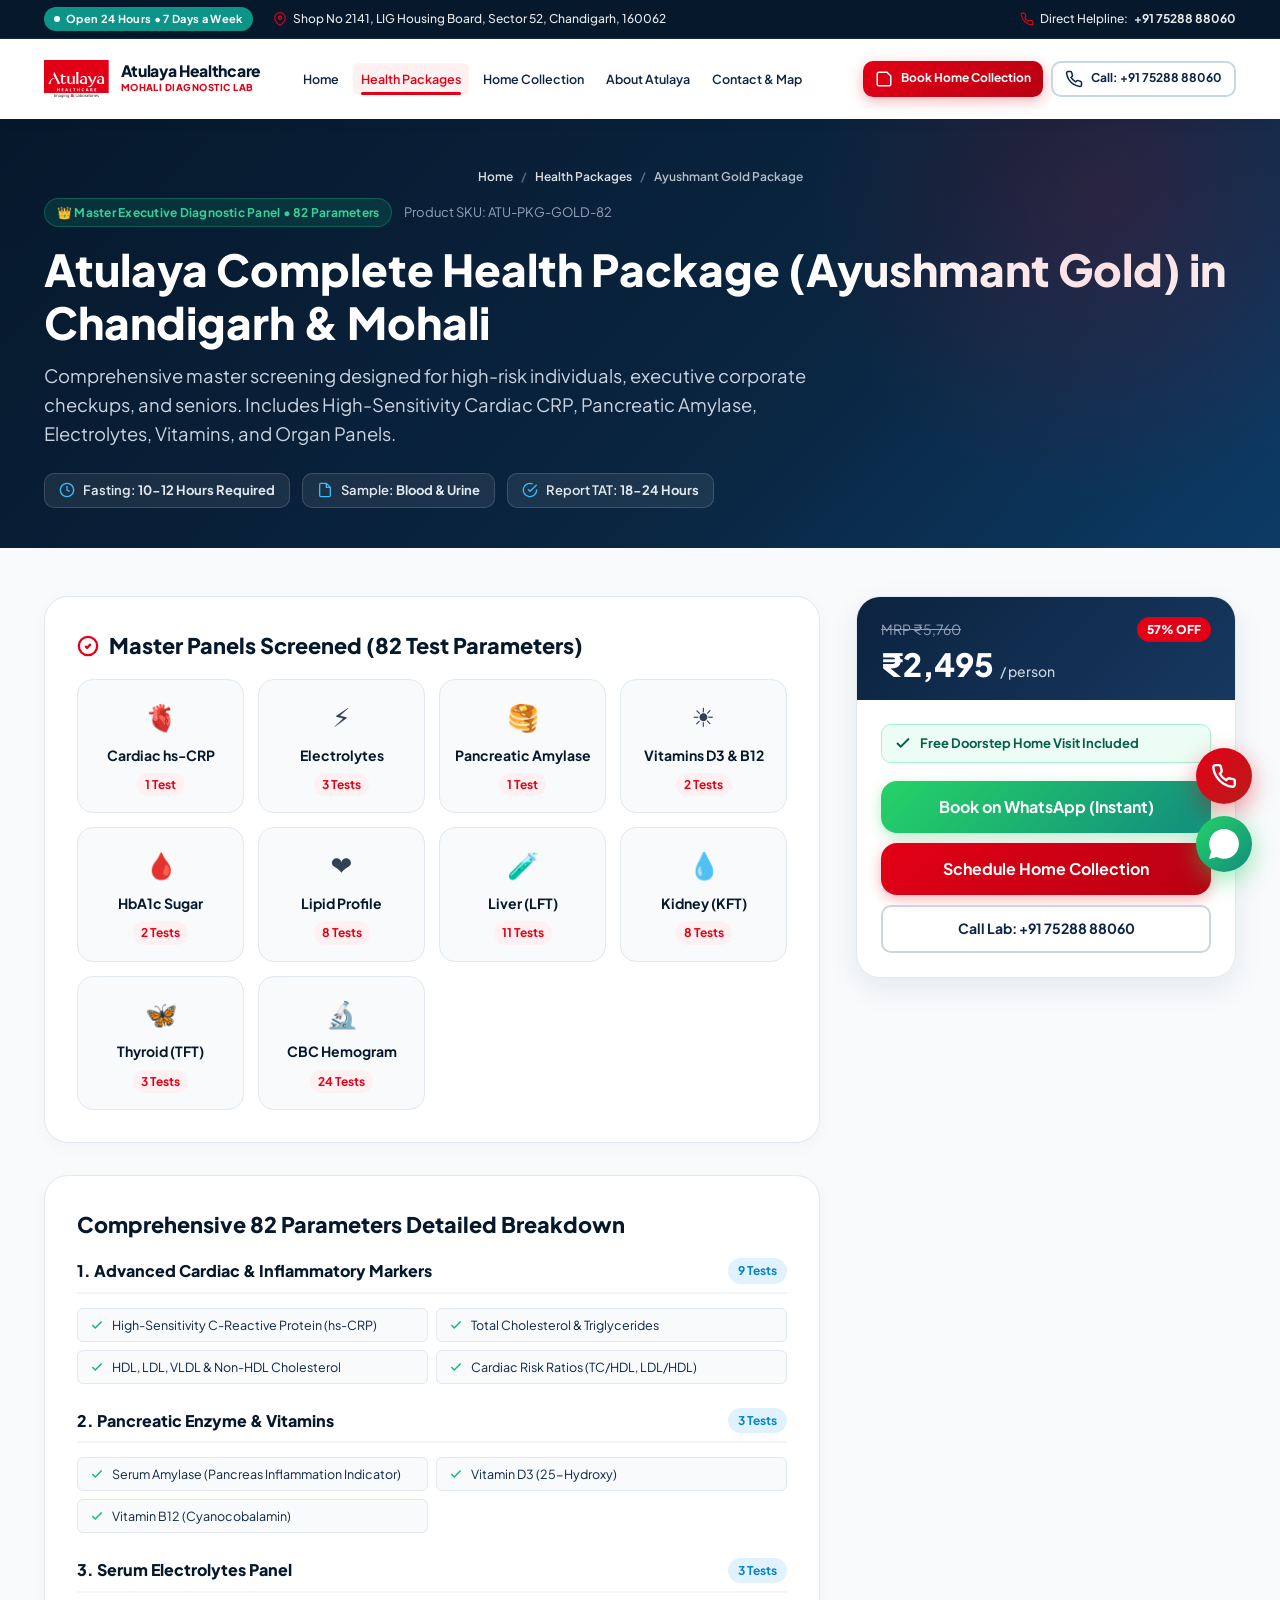
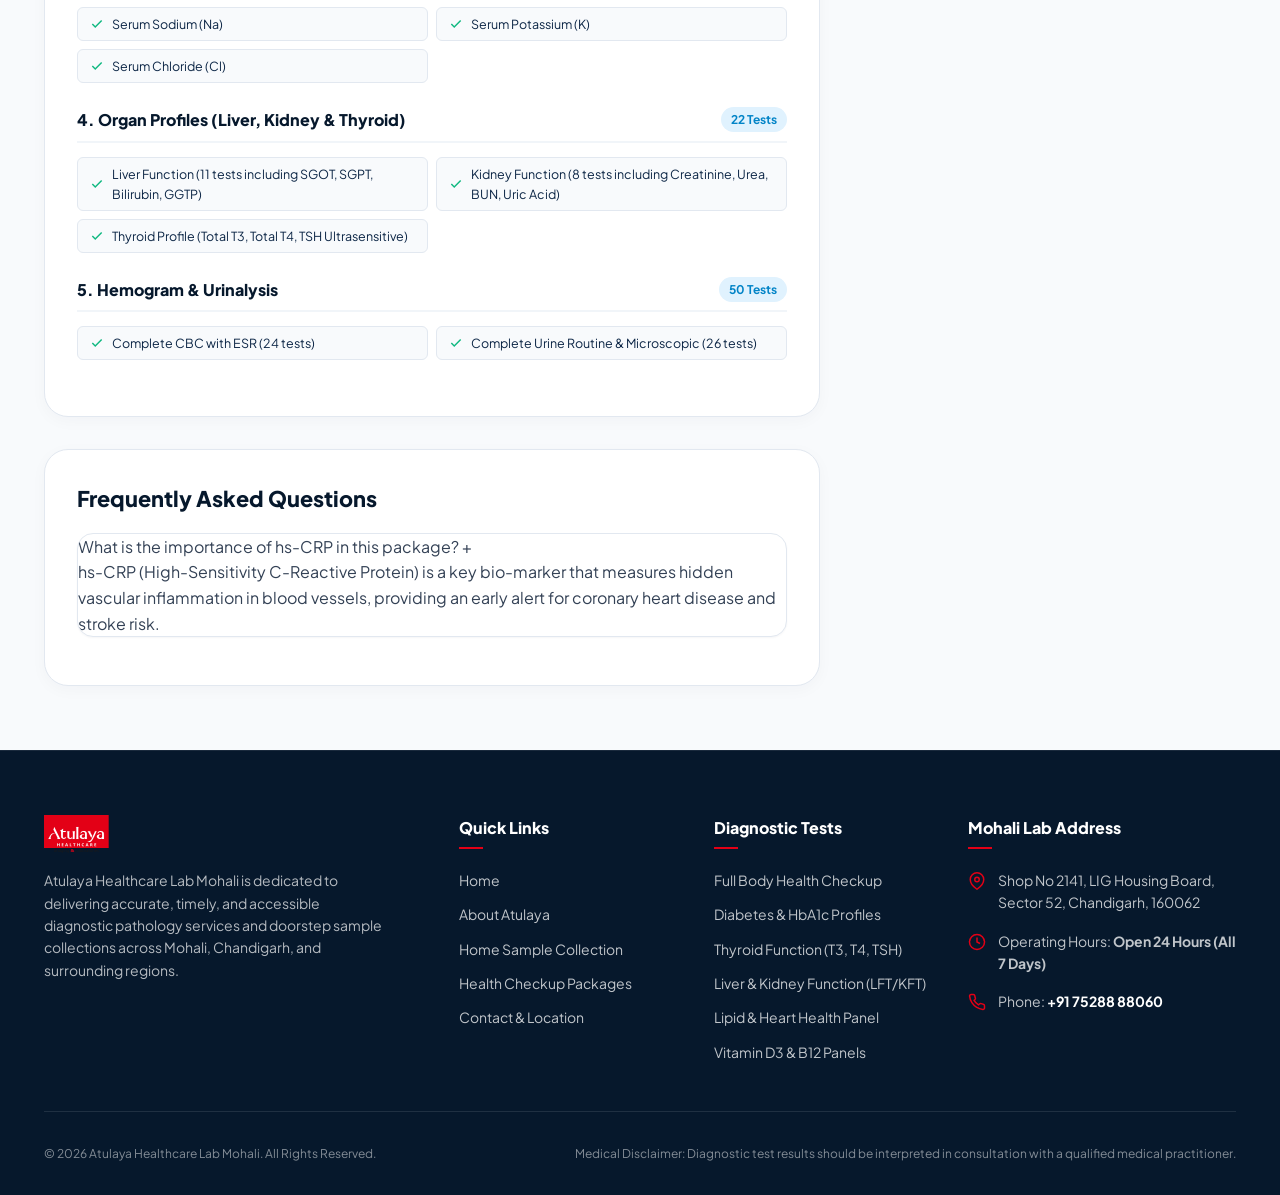
<file: packages/complete-full-body/index.html>
<!DOCTYPE html>
<html lang="en">
<head>
  <meta charset="UTF-8">
  <meta name="viewport" content="width=device-width, initial-scale=1.0">
  <title>Complete Health Package (Ayushmant Gold) Chandigarh & Mohali | 82 Tests ₹2,495 | Atulaya</title>
  <meta name="description" content="Book Atulaya Complete Health Package (Ayushmant Gold) in Chandigarh & Mohali. 82 tests including hs-CRP Cardiac, Pancreatic Amylase, Electrolytes, Vitamins D3/B12, HbA1c, Lipid, LFT, KFT & CBC. Free home visit.">
  <meta name="keywords" content="complete health package Chandigarh, Ayushmant gold package Mohali, master health checkup Chandigarh, hs-CRP heart test Mohali, full body checkup with electrolytes, executive health checkup Chandigarh">
  <link rel="canonical" href="https://atulayalabmohali.in/packages/complete-full-body/">
  
  <meta property="og:type" content="product">
  <meta property="og:title" content="Complete Health Package (Ayushmant Gold) | 82 Tests | Atulaya Healthcare Lab">
  <meta property="og:description" content="Master 82-parameter screening with Cardiac hs-CRP, Electrolytes, Pancreatic Amylase, Vitamins, HbA1c & Lipids for ₹2,495. Doorstep collection across Tricity.">
  <meta property="og:image" content="../../images/Atulaya_Logo.svg">
  <meta property="og:url" content="https://atulayalabmohali.in/packages/complete-full-body/">
  
  <link rel="icon" type="image/webp" href="../../images/atulaya-favicon.webp">
  <link rel="preconnect" href="https://fonts.googleapis.com">
  <link rel="preconnect" href="https://fonts.gstatic.com" crossorigin>
  <link href="https://fonts.googleapis.com/css2?family=Plus+Jakarta+Sans:wght@400;500;600;700;800&display=swap" rel="stylesheet">
  <link rel="stylesheet" href="../../css/style.css">

  <script type="application/ld+json">
  {
    "@context": "https://schema.org",
    "@graph": [
      {
        "@type": "MedicalBusiness",
        "@id": "https://atulayalabmohali.in/#organization",
        "name": "Atulaya Healthcare Lab Mohali",
        "image": "https://atulayalabmohali.in/images/Atulaya_Logo.svg",
        "url": "https://atulayalabmohali.in/",
        "telephone": "+917528888060",
        "address": {
          "@type": "PostalAddress",
          "streetAddress": "Shop No 2141, LIG Housing Board, Sector 52",
          "addressLocality": "Chandigarh",
          "addressRegion": "Chandigarh",
          "postalCode": "160062",
          "addressCountry": "IN"
        }
      },
      {
        "@type": "Product",
        "name": "Atulaya Complete Health Package (Ayushmant Gold - 82 Parameters)",
        "description": "Comprehensive master diagnostic package covering High-Sensitivity CRP (hs-CRP), Serum Amylase, Electrolytes (Na/K/Cl), Vitamins D3 & B12, HbA1c, Lipids, LFT, KFT, TFT, Hemogram, and Urine Routine.",
        "image": "https://atulayalabmohali.in/images/Atulaya_Logo.svg",
        "sku": "ATU-PKG-GOLD-82",
        "brand": { "@type": "Brand", "name": "Atulaya Healthcare" },
        "offers": {
          "@type": "Offer",
          "url": "https://atulayalabmohali.in/packages/complete-full-body/",
          "priceCurrency": "INR",
          "price": "2495",
          "priceValidUntil": "2027-12-31",
          "itemCondition": "https://schema.org/NewCondition",
          "availability": "https://schema.org/InStock",
          "seller": { "@id": "https://atulayalabmohali.in/#organization" }
        }
      },
      {
        "@type": "BreadcrumbList",
        "itemListElement": [
          { "@type": "ListItem", "position": 1, "name": "Home", "item": "https://atulayalabmohali.in/" },
          { "@type": "ListItem", "position": 2, "name": "Health Packages", "item": "https://atulayalabmohali.in/packages/" },
          { "@type": "ListItem", "position": 3, "name": "Complete Health Package", "item": "https://atulayalabmohali.in/packages/complete-full-body/" }
        ]
      }
    ]
  }
  </script>
</head>
<body>

  <!-- Top Notification & Contact Bar -->
  <aside class="topbar" aria-label="Quick contact information">
    <div class="container">
      <div class="topbar-content">
        <div class="topbar-left">
          <span class="topbar-tag"><span class="pulse-dot"></span> Open 24 Hours • 7 Days a Week</span>
          <span class="topbar-item">
            <svg viewBox="0 0 24 24" fill="none" stroke="currentColor" stroke-width="2">
              <path d="M21 10c0 7-9 13-9 13s-9-6-9-13a9 9 0 0 1 18 0z"></path>
              <circle cx="12" cy="10" r="3"></circle>
            </svg>
            Shop No 2141, LIG Housing Board, Sector 52, Chandigarh, 160062
          </span>
        </div>
        <div class="topbar-right">
          <span class="topbar-item">
            <svg viewBox="0 0 24 24" fill="none" stroke="currentColor" stroke-width="2">
              <path
                d="M22 16.92v3a2 2 0 0 1-2.18 2 19.79 19.79 0 0 1-8.63-3.07 19.5 19.5 0 0 1-6-6 19.79 19.79 0 0 1-3.07-8.67A2 2 0 0 1 4.11 2h3a2 2 0 0 1 2 1.72 12.84 12.84 0 0 0 .7 2.81 2 2 0 0 1-.45 2.11L8.09 9.91a16 16 0 0 0 6 6l1.27-1.27a2 2 0 0 1 2.11-.45 12.84 12.84 0 0 0 2.81.7A2 2 0 0 1 22 16.92z">
              </path>
            </svg>
            Direct Helpline: <a href="tel:7528888060"><strong>+91 75288 88060</strong></a>
          </span>
        </div>
      </div>
    </div>
  </aside>

  <!-- Main Site Navigation Header -->
  <header class="site-header" role="banner">
    <div class="container">
      <div class="header-inner">
        <a href="../../" class="brand-logo" aria-label="Atulaya Healthcare Lab Mohali Home">
          <img src="../../images/Atulaya_Logo.svg" alt="Atulaya Healthcare Lab Logo" class="brand-logo-img" width="160"
            height="52">
          <div class="brand-title-group">
            <span class="brand-name">Atulaya Healthcare</span>
            <span class="brand-tagline">Mohali Diagnostic Lab</span>
          </div>
        </a>

        <!-- Mobile Quick Action Buttons & Animated Toggle -->
        <div class="header-mobile-actions">
          <a href="https://wa.me/917528888060" target="_blank" rel="noopener noreferrer" class="header-quick-btn wa"
            aria-label="WhatsApp Lab Coordinator">
            <svg viewBox="0 0 24 24" fill="currentColor">
              <path
                d="M.057 24l1.687-6.163c-1.041-1.804-1.588-3.849-1.587-5.946.003-6.556 5.338-11.891 11.893-11.891 3.181.001 6.167 1.24 8.413 3.488 2.245 2.248 3.481 5.236 3.48 8.414-.003 6.557-5.338 11.892-11.893 11.892-1.99-.001-3.951-.5-5.688-1.448l-6.305 1.654z" />
            </svg>
          </a>
          <a href="tel:7528888060" class="header-quick-btn call" aria-label="Call Mohali Lab">
            <svg viewBox="0 0 24 24" fill="none" stroke="currentColor" stroke-width="2.5">
              <path
                d="M22 16.92v3a2 2 0 0 1-2.18 2 19.79 19.79 0 0 1-8.63-3.07 19.5 19.5 0 0 1-6-6 19.79 19.79 0 0 1-3.07-8.67A2 2 0 0 1 4.11 2h3a2 2 0 0 1 2 1.72 12.84 12.84 0 0 0 .7 2.81 2 2 0 0 1-.45 2.11L8.09 9.91a16 16 0 0 0 6 6l1.27-1.27a2 2 0 0 1 2.11-.45 12.84 12.84 0 0 0 2.81.7A2 2 0 0 1 22 16.92z">
              </path>
            </svg>
          </a>
          <button class="mobile-toggle" aria-label="Toggle navigation menu" aria-expanded="false"
            aria-controls="primaryNav">
            <span></span>
            <span></span>
            <span></span>
          </button>
        </div>

        <!-- Slide-Out Mobile Navigation Drawer / Desktop Nav -->
        <nav class="main-nav" id="primaryNav" role="navigation" aria-label="Main Navigation">
          <!-- Mobile Drawer Header -->
          <div class="drawer-header-mobile">
            <div class="drawer-brand-group">
              <span class="drawer-brand-title">Atulaya Healthcare</span>
              <span class="drawer-status-pill">
                <span
                  style="width: 6px; height: 6px; background: #10b981; border-radius: 50%; display: inline-block;"></span>
                24/7 Mohali Lab Active
              </span>
            </div>
            <button type="button" class="drawer-close-btn" aria-label="Close navigation menu">
              <svg width="18" height="18" viewBox="0 0 24 24" fill="none" stroke="currentColor" stroke-width="2.5">
                <line x1="18" y1="6" x2="6" y2="18"></line>
                <line x1="6" y1="6" x2="18" y2="18"></line>
              </svg>
            </button>
          </div>

          <div class="drawer-content-scroll">
            <!-- Mobile 1-Tap WhatsApp Banner -->
            <a href="https://wa.me/917528888060" target="_blank" rel="noopener noreferrer" class="drawer-wa-banner">
              <span>
                <svg viewBox="0 0 24 24" fill="currentColor">
                  <path
                    d="M.057 24l1.687-6.163c-1.041-1.804-1.588-3.849-1.587-5.946.003-6.556 5.338-11.891 11.893-11.891 3.181.001 6.167 1.24 8.413 3.488 2.245 2.248 3.481 5.236 3.48 8.414-.003 6.557-5.338 11.892-11.893 11.892-1.99-.001-3.951-.5-5.688-1.448l-6.305 1.654z" />
                </svg>
                Instant WhatsApp Booking
              </span>
              <svg width="14" height="14" viewBox="0 0 24 24" fill="none" stroke="currentColor" stroke-width="2.5">
                <polyline points="9 18 15 12 9 6"></polyline>
              </svg>
            </a>

            <!-- Navigation Links -->
            <ul class="nav-links">
              <li>
                <a href="../../" class="nav-link">
                  <span class="nav-link-icon-box">
                    <svg viewBox="0 0 24 24" fill="none" stroke="currentColor" stroke-width="2">
                      <path d="M3 9l9-7 9 7v11a2 2 0 0 1-2 2H5a2 2 0 0 1-2-2z"></path>
                    </svg>
                  </span>
                  <span>Home</span>
                  <span class="nav-link-arrow">
                    <svg width="14" height="14" viewBox="0 0 24 24" fill="none" stroke="currentColor"
                      stroke-width="2.5">
                      <polyline points="9 18 15 12 9 6"></polyline>
                    </svg>
                  </span>
                </a>
              </li>
              <li>
                <a href="../" class="nav-link active">
                  <span class="nav-link-icon-box">
                    <svg viewBox="0 0 24 24" fill="none" stroke="currentColor" stroke-width="2">
                      <path
                        d="M21 16V8a2 2 0 0 0-1-1.73l-7-4a2 2 0 0 0-2 0l-7 4A2 2 0 0 0 3 8v8a2 2 0 0 0 1 1.73l7 4a2 2 0 0 0 2 0l7-4A2 2 0 0 0 21 16z">
                      </path>
                    </svg>
                  </span>
                  <span>Health Packages</span>
                  <span class="nav-link-badge">8 Packages</span>
                  <span class="nav-link-arrow">
                    <svg width="14" height="14" viewBox="0 0 24 24" fill="none" stroke="currentColor"
                      stroke-width="2.5">
                      <polyline points="9 18 15 12 9 6"></polyline>
                    </svg>
                  </span>
                </a>
              </li>
              <li>
                <a href="../../home-collection/" class="nav-link">
                  <span class="nav-link-icon-box">
                    <svg viewBox="0 0 24 24" fill="none" stroke="currentColor" stroke-width="2">
                      <path
                        d="M19 14c1.49-1.46 3-3.21 3-5.5A5.5 5.5 0 0 0 16.5 3c-1.76 0-3 .5-4.5 2-1.5-1.5-2.74-2-4.5-2A5.5 5.5 0 0 0 2 8.5c0 2.3 1.5 4.05 3 5.5l7 7Z">
                      </path>
                    </svg>
                  </span>
                  <span>Home Collection</span>
                  <span class="nav-link-badge green">Free Visit</span>
                  <span class="nav-link-arrow">
                    <svg width="14" height="14" viewBox="0 0 24 24" fill="none" stroke="currentColor"
                      stroke-width="2.5">
                      <polyline points="9 18 15 12 9 6"></polyline>
                    </svg>
                  </span>
                </a>
              </li>
              <li>
                <a href="../../about-us/" class="nav-link">
                  <span class="nav-link-icon-box">
                    <svg viewBox="0 0 24 24" fill="none" stroke="currentColor" stroke-width="2">
                      <circle cx="12" cy="12" r="10"></circle>
                      <line x1="12" y1="16" x2="12" y2="12"></line>
                      <line x1="12" y1="8" x2="12.01" y2="8"></line>
                    </svg>
                  </span>
                  <span>About Atulaya</span>
                  <span class="nav-link-arrow">
                    <svg width="14" height="14" viewBox="0 0 24 24" fill="none" stroke="currentColor"
                      stroke-width="2.5">
                      <polyline points="9 18 15 12 9 6"></polyline>
                    </svg>
                  </span>
                </a>
              </li>
              <li>
                <a href="../../contact-us/" class="nav-link">
                  <span class="nav-link-icon-box">
                    <svg viewBox="0 0 24 24" fill="none" stroke="currentColor" stroke-width="2">
                      <path d="M21 10c0 7-9 13-9 13s-9-6-9-13a9 9 0 0 1 18 0z"></path>
                      <circle cx="12" cy="10" r="3"></circle>
                    </svg>
                  </span>
                  <span>Contact & Map</span>
                  <span class="nav-link-arrow">
                    <svg width="14" height="14" viewBox="0 0 24 24" fill="none" stroke="currentColor"
                      stroke-width="2.5">
                      <polyline points="9 18 15 12 9 6"></polyline>
                    </svg>
                  </span>
                </a>
              </li>
            </ul>

            <!-- Fast Action Booking Buttons -->
            <div class="header-cta">
              <button type="button" class="btn btn-primary" data-open-modal data-service="Home Sample Collection">
                <svg class="btn-icon" viewBox="0 0 24 24" fill="none" stroke="currentColor" stroke-width="2">
                  <path d="M19 21H5a2 2 0 0 1-2-2V5a2 2 0 0 1 2-2h11l5 5v11a2 2 0 0 1-2 2z"></path>
                </svg>
                Book Home Collection
              </button>
              <a href="tel:7528888060" class="btn btn-outline">
                <svg class="btn-icon" viewBox="0 0 24 24" fill="none" stroke="currentColor" stroke-width="2">
                  <path
                    d="M22 16.92v3a2 2 0 0 1-2.18 2 19.79 19.79 0 0 1-8.63-3.07 19.5 19.5 0 0 1-6-6 19.79 19.79 0 0 1-3.07-8.67A2 2 0 0 1 4.11 2h3a2 2 0 0 1 2 1.72 12.84 12.84 0 0 0 .7 2.81 2 2 0 0 1-.45 2.11L8.09 9.91a16 16 0 0 0 6 6l1.27-1.27a2 2 0 0 1 2.11-.45 12.84 12.84 0 0 0 2.81.7A2 2 0 0 1 22 16.92z">
                  </path>
                </svg>
                Call: +91 75288 88060
              </a>
            </div>

            <!-- Drawer Footer Trust & Contact -->
            <div class="drawer-footer-card">
              <span class="drawer-footer-title">24/7 Mohali Lab Helpline</span>
              <a href="tel:7528888060" class="drawer-helpline-link">
                <svg viewBox="0 0 24 24" fill="currentColor">
                  <path
                    d="M22 16.92v3a2 2 0 0 1-2.18 2 19.79 19.79 0 0 1-8.63-3.07 19.5 19.5 0 0 1-6-6 19.79 19.79 0 0 1-3.07-8.67A2 2 0 0 1 4.11 2h3a2 2 0 0 1 2 1.72 12.84 12.84 0 0 0 .7 2.81 2 2 0 0 1-.45 2.11L8.09 9.91a16 16 0 0 0 6 6l1.27-1.27a2 2 0 0 1 2.11-.45 12.84 12.84 0 0 0 2.81.7A2 2 0 0 1 22 16.92z">
                  </path>
                </svg>
                +91 75288 88060
              </a>
              <span class="drawer-address-text">
                📍 Shop No 2141, LIG Housing Board, Sector 52, Chandigarh, 160062
              </span>
            </div>
          </div>
        </nav>
      </div>
    </div>
  </header>

  <section class="pkg-page-hero" aria-label="Package Details Header">
    <div class="container">
      <nav class="breadcrumb" aria-label="Breadcrumb">
        <a href="../../">Home</a>
        <span class="breadcrumb-separator">/</span>
        <a href="../">Health Packages</a>
        <span class="breadcrumb-separator">/</span>
        <span>Ayushmant Gold Package</span>
      </nav>

      <div class="pkg-hero-top">
        <span class="pkg-verified-badge">
          👑 Master Executive Diagnostic Panel • 82 Parameters
        </span>
        <span style="color: #94a3b8; font-size: 13px;">Product SKU: ATU-PKG-GOLD-82</span>
      </div>

      <h1 class="pkg-hero-title">Atulaya Complete Health Package (Ayushmant Gold) in Chandigarh & Mohali</h1>
      <p class="pkg-hero-subtitle">
        Comprehensive master screening designed for high-risk individuals, executive corporate checkups, and seniors. Includes High-Sensitivity Cardiac CRP, Pancreatic Amylase, Electrolytes, Vitamins, and Organ Panels.
      </p>

      <div class="pkg-meta-strip">
        <div class="pkg-meta-item">
          <svg viewBox="0 0 24 24" fill="none" stroke="currentColor" stroke-width="2"><circle cx="12" cy="12" r="10"></circle><polyline points="12 6 12 12 16 14"></polyline></svg>
          <span>Fasting: <strong>10-12 Hours Required</strong></span>
        </div>
        <div class="pkg-meta-item">
          <svg viewBox="0 0 24 24" fill="none" stroke="currentColor" stroke-width="2"><path d="M14 2H6a2 2 0 0 0-2 2v16a2 2 0 0 0 2 2h12a2 2 0 0 0 2-2V8z"></path><polyline points="14 2 14 8 20 8"></polyline></svg>
          <span>Sample: <strong>Blood & Urine</strong></span>
        </div>
        <div class="pkg-meta-item">
          <svg viewBox="0 0 24 24" fill="none" stroke="currentColor" stroke-width="2"><path d="M22 11.08V12a10 10 0 1 1-5.93-9.14"></path><polyline points="22 4 12 14.01 9 11.01"></polyline></svg>
          <span>Report TAT: <strong>18-24 Hours</strong></span>
        </div>
      </div>
    </div>
  </section>

  <main id="main-content" class="pkg-content-wrap">
    <div class="container">
      <div class="pkg-layout-grid">
        
        <div class="pkg-main-col">
          
          <section class="pkg-card-box">
            <h2 class="pkg-card-title">
              <svg width="22" height="22" viewBox="0 0 24 24" fill="none" stroke="#e30016" stroke-width="2.5"><circle cx="12" cy="12" r="10"></circle><path d="m9 12 2 2 4-4"></path></svg>
              Master Panels Screened (82 Test Parameters)
            </h2>
            <div class="pkg-organ-grid">
              <div class="pkg-organ-card"><div class="pkg-organ-icon">🫀</div><div class="pkg-organ-name">Cardiac hs-CRP</div><span class="pkg-organ-count">1 Test</span></div>
              <div class="pkg-organ-card"><div class="pkg-organ-icon">⚡</div><div class="pkg-organ-name">Electrolytes</div><span class="pkg-organ-count">3 Tests</span></div>
              <div class="pkg-organ-card"><div class="pkg-organ-icon">🥞</div><div class="pkg-organ-name">Pancreatic Amylase</div><span class="pkg-organ-count">1 Test</span></div>
              <div class="pkg-organ-card"><div class="pkg-organ-icon">☀️</div><div class="pkg-organ-name">Vitamins D3 & B12</div><span class="pkg-organ-count">2 Tests</span></div>
              <div class="pkg-organ-card"><div class="pkg-organ-icon">🩸</div><div class="pkg-organ-name">HbA1c Sugar</div><span class="pkg-organ-count">2 Tests</span></div>
              <div class="pkg-organ-card"><div class="pkg-organ-icon">❤️</div><div class="pkg-organ-name">Lipid Profile</div><span class="pkg-organ-count">8 Tests</span></div>
              <div class="pkg-organ-card"><div class="pkg-organ-icon">🧪</div><div class="pkg-organ-name">Liver (LFT)</div><span class="pkg-organ-count">11 Tests</span></div>
              <div class="pkg-organ-card"><div class="pkg-organ-icon">💧</div><div class="pkg-organ-name">Kidney (KFT)</div><span class="pkg-organ-count">8 Tests</span></div>
              <div class="pkg-organ-card"><div class="pkg-organ-icon">🦋</div><div class="pkg-organ-name">Thyroid (TFT)</div><span class="pkg-organ-count">3 Tests</span></div>
              <div class="pkg-organ-card"><div class="pkg-organ-icon">🔬</div><div class="pkg-organ-name">CBC Hemogram</div><span class="pkg-organ-count">24 Tests</span></div>
            </div>
          </section>

          <section class="pkg-card-box">
            <h2 class="pkg-card-title">Comprehensive 82 Parameters Detailed Breakdown</h2>

            <div class="param-category-block">
              <div class="pkg-cat-header"><span class="pkg-cat-title">1. Advanced Cardiac & Inflammatory Markers</span><span class="pkg-cat-badge">9 Tests</span></div>
              <div class="param-chips-grid">
                <div class="param-chip-item"><svg viewBox="0 0 24 24" fill="none" stroke="currentColor" stroke-width="2.5"><polyline points="20 6 9 17 4 12"></polyline></svg><span>High-Sensitivity C-Reactive Protein (hs-CRP)</span></div>
                <div class="param-chip-item"><svg viewBox="0 0 24 24" fill="none" stroke="currentColor" stroke-width="2.5"><polyline points="20 6 9 17 4 12"></polyline></svg><span>Total Cholesterol & Triglycerides</span></div>
                <div class="param-chip-item"><svg viewBox="0 0 24 24" fill="none" stroke="currentColor" stroke-width="2.5"><polyline points="20 6 9 17 4 12"></polyline></svg><span>HDL, LDL, VLDL & Non-HDL Cholesterol</span></div>
                <div class="param-chip-item"><svg viewBox="0 0 24 24" fill="none" stroke="currentColor" stroke-width="2.5"><polyline points="20 6 9 17 4 12"></polyline></svg><span>Cardiac Risk Ratios (TC/HDL, LDL/HDL)</span></div>
              </div>
            </div>

            <div class="param-category-block">
              <div class="pkg-cat-header"><span class="pkg-cat-title">2. Pancreatic Enzyme & Vitamins</span><span class="pkg-cat-badge">3 Tests</span></div>
              <div class="param-chips-grid">
                <div class="param-chip-item"><svg viewBox="0 0 24 24" fill="none" stroke="currentColor" stroke-width="2.5"><polyline points="20 6 9 17 4 12"></polyline></svg><span>Serum Amylase (Pancreas Inflammation Indicator)</span></div>
                <div class="param-chip-item"><svg viewBox="0 0 24 24" fill="none" stroke="currentColor" stroke-width="2.5"><polyline points="20 6 9 17 4 12"></polyline></svg><span>Vitamin D3 (25-Hydroxy)</span></div>
                <div class="param-chip-item"><svg viewBox="0 0 24 24" fill="none" stroke="currentColor" stroke-width="2.5"><polyline points="20 6 9 17 4 12"></polyline></svg><span>Vitamin B12 (Cyanocobalamin)</span></div>
              </div>
            </div>

            <div class="param-category-block">
              <div class="pkg-cat-header"><span class="pkg-cat-title">3. Serum Electrolytes Panel</span><span class="pkg-cat-badge">3 Tests</span></div>
              <div class="param-chips-grid">
                <div class="param-chip-item"><svg viewBox="0 0 24 24" fill="none" stroke="currentColor" stroke-width="2.5"><polyline points="20 6 9 17 4 12"></polyline></svg><span>Serum Sodium (Na)</span></div>
                <div class="param-chip-item"><svg viewBox="0 0 24 24" fill="none" stroke="currentColor" stroke-width="2.5"><polyline points="20 6 9 17 4 12"></polyline></svg><span>Serum Potassium (K)</span></div>
                <div class="param-chip-item"><svg viewBox="0 0 24 24" fill="none" stroke="currentColor" stroke-width="2.5"><polyline points="20 6 9 17 4 12"></polyline></svg><span>Serum Chloride (Cl)</span></div>
              </div>
            </div>

            <div class="param-category-block">
              <div class="pkg-cat-header"><span class="pkg-cat-title">4. Organ Profiles (Liver, Kidney & Thyroid)</span><span class="pkg-cat-badge">22 Tests</span></div>
              <div class="param-chips-grid">
                <div class="param-chip-item"><svg viewBox="0 0 24 24" fill="none" stroke="currentColor" stroke-width="2.5"><polyline points="20 6 9 17 4 12"></polyline></svg><span>Liver Function (11 tests including SGOT, SGPT, Bilirubin, GGTP)</span></div>
                <div class="param-chip-item"><svg viewBox="0 0 24 24" fill="none" stroke="currentColor" stroke-width="2.5"><polyline points="20 6 9 17 4 12"></polyline></svg><span>Kidney Function (8 tests including Creatinine, Urea, BUN, Uric Acid)</span></div>
                <div class="param-chip-item"><svg viewBox="0 0 24 24" fill="none" stroke="currentColor" stroke-width="2.5"><polyline points="20 6 9 17 4 12"></polyline></svg><span>Thyroid Profile (Total T3, Total T4, TSH Ultrasensitive)</span></div>
              </div>
            </div>

            <div class="param-category-block">
              <div class="pkg-cat-header"><span class="pkg-cat-title">5. Hemogram & Urinalysis</span><span class="pkg-cat-badge">50 Tests</span></div>
              <div class="param-chips-grid">
                <div class="param-chip-item"><svg viewBox="0 0 24 24" fill="none" stroke="currentColor" stroke-width="2.5"><polyline points="20 6 9 17 4 12"></polyline></svg><span>Complete CBC with ESR (24 tests)</span></div>
                <div class="param-chip-item"><svg viewBox="0 0 24 24" fill="none" stroke="currentColor" stroke-width="2.5"><polyline points="20 6 9 17 4 12"></polyline></svg><span>Complete Urine Routine & Microscopic (26 tests)</span></div>
              </div>
            </div>
          </section>

          <section class="pkg-card-box">
            <h2 class="pkg-card-title">Frequently Asked Questions</h2>
            <div class="faq-list">
              <div class="faq-item">
                <button class="faq-question" type="button" aria-expanded="false">
                  <span>What is the importance of hs-CRP in this package?</span>
                  <span class="faq-toggle-icon">+</span>
                </button>
                <div class="faq-answer">
                  <p>hs-CRP (High-Sensitivity C-Reactive Protein) is a key bio-marker that measures hidden vascular inflammation in blood vessels, providing an early alert for coronary heart disease and stroke risk.</p>
                </div>
              </div>
            </div>
          </section>
        </div>

        <aside class="pkg-sidebar-col">
          <div class="pkg-sidebar-card">
            <div class="pkg-sidebar-header">
              <div class="pkg-price-badge-row">
                <span class="pkg-sidebar-mrp">MRP ₹5,760</span>
                <span class="pkg-sidebar-discount">57% OFF</span>
              </div>
              <div class="pkg-sidebar-price">
                ₹2,495 <small>/ person</small>
              </div>
            </div>
            <div class="pkg-sidebar-body">
              <div class="pkg-free-visit-pill">
                <svg width="18" height="18" viewBox="0 0 24 24" fill="none" stroke="currentColor" stroke-width="2.5"><polyline points="20 6 9 17 4 12"></polyline></svg>
                <span>Free Doorstep Home Visit Included</span>
              </div>
              <div class="pkg-cta-btns">
                <button type="button" class="btn btn-whatsapp btn-lg" onclick="openWhatsAppBooking('Atulaya Complete Health Package', '₹2,495')">
                  Book on WhatsApp (Instant)
                </button>
                <button type="button" class="btn btn-primary btn-lg" data-open-modal data-service="Atulaya Complete Health Package (₹2,495)">
                  Schedule Home Collection
                </button>
                <a href="tel:7528888060" class="btn btn-outline">Call Lab: +91 75288 88060</a>
              </div>
            </div>
          </div>
        </aside>

      </div>
    </div>
  </main>

  <!-- Site Footer -->
  <footer class="site-footer" role="contentinfo">
    <div class="container">
      <div class="footer-grid">
        <!-- Col 1: Brand Info -->
        <div class="footer-brand">
          <a href="../../" class="brand-logo" style="margin-bottom: var(--space-3);">
            <img src="../../images/Atulaya_Logo.svg" alt="Atulaya Healthcare Lab" class="brand-logo-img" width="160"
              height="52">
          </a>
          <p>
            Atulaya Healthcare Lab Mohali is dedicated to delivering accurate, timely, and accessible diagnostic
            pathology services and doorstep sample collections across Mohali, Chandigarh, and surrounding regions.
          </p>
        </div>

        <!-- Col 2: Quick Links -->
        <div>
          <h4 class="footer-heading">Quick Links</h4>
          <ul class="footer-links">
            <li><a href="../../">Home</a></li>
            <li><a href="../../about-us/">About Atulaya</a></li>
            <li><a href="../../home-collection/">Home Sample Collection</a></li>
            <li><a href="../">Health Checkup Packages</a></li>
            <li><a href="../../contact-us/">Contact & Location</a></li>
          </ul>
        </div>

        <!-- Col 3: Test Categories -->
        <div>
          <h4 class="footer-heading">Diagnostic Tests</h4>
          <ul class="footer-links">
            <li><a href="../advanced-full-body/">Full Body Health Checkup</a></li>
            <li><a href="../diabetes-heart/">Diabetes & HbA1c Profiles</a></li>
            <li><a href="../basic-health/">Thyroid Function (T3, T4, TSH)</a></li>
            <li><a href="../routine-health/">Liver & Kidney Function (LFT/KFT)</a></li>
            <li><a href="../complete-full-body/">Lipid & Heart Health Panel</a></li>
            <li><a href="../advanced-full-body/">Vitamin D3 & B12 Panels</a></li>
          </ul>
        </div>

        <!-- Col 4: Official Contact -->
        <div>
          <h4 class="footer-heading">Mohali Lab Address</h4>
          <div class="footer-contact-item">
            <svg viewBox="0 0 24 24" fill="none" stroke="currentColor" stroke-width="2">
              <path d="M21 10c0 7-9 13-9 13s-9-6-9-13a9 9 0 0 1 18 0z"></path>
              <circle cx="12" cy="10" r="3"></circle>
            </svg>
            <span>Shop No 2141, LIG Housing Board, Sector 52, Chandigarh, 160062</span>
          </div>
          <div class="footer-contact-item">
            <svg viewBox="0 0 24 24" fill="none" stroke="currentColor" stroke-width="2">
              <circle cx="12" cy="12" r="10"></circle>
              <polyline points="12 6 12 12 16 14"></polyline>
            </svg>
            <span>Operating Hours: <strong>Open 24 Hours (All 7 Days)</strong></span>
          </div>
          <div class="footer-contact-item">
            <svg viewBox="0 0 24 24" fill="none" stroke="currentColor" stroke-width="2">
              <path
                d="M22 16.92v3a2 2 0 0 1-2.18 2 19.79 19.79 0 0 1-8.63-3.07 19.5 19.5 0 0 1-6-6 19.79 19.79 0 0 1-3.07-8.67A2 2 0 0 1 4.11 2h3a2 2 0 0 1 2 1.72 12.84 12.84 0 0 0 .7 2.81 2 2 0 0 1-.45 2.11L8.09 9.91a16 16 0 0 0 6 6l1.27-1.27a2 2 0 0 1 2.11-.45 12.84 12.84 0 0 0 2.81.7A2 2 0 0 1 22 16.92z">
              </path>
            </svg>
            <span>Phone: <a href="tel:7528888060" style="color: #fff; font-weight: 700;">+91 75288 88060</a></span>
          </div>
        </div>
      </div>

      <div class="footer-bottom">
        <p>&copy; 2026 Atulaya Healthcare Lab Mohali. All Rights Reserved.</p>
        <p>Medical Disclaimer: Diagnostic test results should be interpreted in consultation with a qualified medical
          practitioner.</p>
      </div>
    </div>
  </footer>

  <!-- Sticky Mobile Action Bar -->
  <aside class="mobile-bottom-bar" aria-label="Quick mobile actions">
    <div class="mobile-bottom-inner">
      <a href="tel:7528888060" class="mobile-action-btn call">
        <svg viewBox="0 0 24 24" fill="none" stroke="currentColor" stroke-width="2">
          <path
            d="M22 16.92v3a2 2 0 0 1-2.18 2 19.79 19.79 0 0 1-8.63-3.07 19.5 19.5 0 0 1-6-6 19.79 19.79 0 0 1-3.07-8.67A2 2 0 0 1 4.11 2h3a2 2 0 0 1 2 1.72 12.84 12.84 0 0 0 .7 2.81 2 2 0 0 1-.45 2.11L8.09 9.91a16 16 0 0 0 6 6l1.27-1.27a2 2 0 0 1 2.11-.45 12.84 12.84 0 0 0 2.81.7A2 2 0 0 1 22 16.92z">
          </path>
        </svg>
        Call Now
      </a>
      <a href="https://wa.me/917528888060" target="_blank" rel="noopener noreferrer" class="mobile-action-btn whatsapp">
        <svg viewBox="0 0 24 24" fill="none" stroke="currentColor" stroke-width="2">
          <path
            d="M21 11.5a8.38 8.38 0 0 1-.9 3.8 8.5 8.5 0 0 1-7.6 4.7 8.38 8.38 0 0 1-3.8-.9L3 21l1.9-5.7a8.38 8.38 0 0 1-.9-3.8 8.5 8.5 0 0 1 4.7-7.6 8.38 8.38 0 0 1 3.8-.9h.5a8.48 8.48 0 0 1 8 8v.5z">
          </path>
        </svg>
        WhatsApp
      </a>
      <button class="mobile-action-btn book" data-open-modal data-service="Senior Citizen Comprehensive Care (₹2,995)">
        <svg viewBox="0 0 24 24" fill="none" stroke="currentColor" stroke-width="2">
          <path d="M19 21H5a2 2 0 0 1-2-2V5a2 2 0 0 1 2-2h11l5 5v11a2 2 0 0 1-2 2z"></path>
        </svg>
        Book Collection
      </button>
    </div>
  </aside>

  <!-- Global Booking Modal -->
  <div class="modal-overlay" id="bookingModal" role="dialog" aria-modal="true" aria-labelledby="modalTitle">
    <div class="modal-dialog">
      <button class="modal-close-btn" aria-label="Close dialog">
        <svg width="18" height="18" viewBox="0 0 24 24" fill="none" stroke="currentColor" stroke-width="2">
          <line x1="18" y1="6" x2="6" y2="18"></line>
          <line x1="6" y1="6" x2="18" y2="18"></line>
        </svg>
      </button>
      <h3 class="modal-title" id="modalTitle">Book Diagnostic Test / Home Collection</h3>
      <p class="modal-desc">Fill out your contact details. Our Mohali phlebotomy coordinator will confirm your time slot
        promptly.</p>

      <form class="booking-form" data-ajax-form>
        <div class="form-group">
          <label for="modalName">Full Name *</label>
          <input type="text" id="modalName" name="patient_name" placeholder="Patient's Full Name" required>
        </div>

        <div class="form-row">
          <div class="form-group">
            <label for="modalPhone">Phone Number *</label>
            <input type="tel" id="modalPhone" name="phone_number" placeholder="10-digit mobile" pattern="[0-9]{10}"
              required>
          </div>
          <div class="form-group">
            <label for="modalService">Select Test / Package *</label>
            <select id="modalService" name="selected_service" required>
              <option value="Senior Citizen Comprehensive" selected>Senior Citizen Comprehensive</option>
              <option value="Advanced Full Body Checkup">Advanced Full Body Checkup</option>
              <option value="Basic Health Package">Basic Health Package</option>
              <option value="Routine Health Package">Routine Health Package</option>
              <option value="Complete Health Package (Ayushmant Gold)">Complete Health Package (Ayushmant Gold)</option>
              <option value="Diabetes Evaluation Package">Diabetes Evaluation Package</option>
              <option value="Women's Wellness Profile">Women's Wellness Profile</option>
              <option value="Fever & Infection Profile">Fever & Infection Profile</option>
              <option value="Home Sample Collection">Home Sample Collection</option>
              <option value="Thyroid Profile (T3, T4, TSH)">Thyroid Profile</option>
              <option value="Liver Function Test (LFT)">Liver Function Test (LFT)</option>
              <option value="Kidney Function Test (KFT)">Kidney Function Test (KFT)</option>
              <option value="Vitamin D3 & B12 Panel">Vitamin D3 & B12 Panel</option>
              <option value="CBC and Routine Blood Tests">CBC / Routine Blood Test</option>
            </select>
          </div>
        </div>

        <div class="form-group">
          <label for="modalAddress">Address / Sector (Mohali / Chandigarh) *</label>
          <input type="text" id="modalAddress" name="address" placeholder="e.g. House No., Sector or Phase" required>
        </div>

        <div class="form-group">
          <label for="modalDate">Preferred Date & Time Slot</label>
          <input type="text" id="modalDate" name="preferred_slot" placeholder="e.g. Tomorrow 7:00 AM (Fasting)">
        </div>

        <button type="submit" class="btn btn-primary" style="width: 100%; padding: 14px; margin-top: var(--space-2);">
          Confirm Test Booking Request
        </button>

        <div class="form-guarantee">
          <svg viewBox="0 0 24 24" fill="none" stroke="currentColor" stroke-width="2">
            <path d="M12 22s8-4 8-10V5l-8-3-8 3v7c0 6 8 10 8 10z"></path>
          </svg>
          Direct lab confirmation • No spam guarantee
        </div>
      </form>
    </div>
  </div>

  <!-- Floating WhatsApp Concierge Drawer -->
    <!-- Floating Direct Quick Contact Action Buttons -->
  <aside class="floating-actions-wrap" aria-label="Quick Contact Floating Actions">
    <a href="tel:7528888060" class="floating-action-btn floating-call-btn" aria-label="Call Atulaya Lab +91 75288 88060">
      <svg viewBox="0 0 24 24" fill="none" stroke="currentColor" stroke-width="2.2" stroke-linecap="round" stroke-linejoin="round">
        <path d="M22 16.92v3a2 2 0 0 1-2.18 2 19.79 19.79 0 0 1-8.63-3.07 19.5 19.5 0 0 1-6-6 19.79 19.79 0 0 1-3.07-8.67A2 2 0 0 1 4.11 2h3a2 2 0 0 1 2 1.72 12.84 12.84 0 0 0 .7 2.81 2 2 0 0 1-.45 2.11L8.09 9.91a16 16 0 0 0 6 6l1.27-1.27a2 2 0 0 1 2.11-.45 12.84 12.84 0 0 0 2.81.7A2 2 0 0 1 22 16.92z"></path>
      </svg>
      <span class="floating-tooltip">Call: +91 75288 88060</span>
    </a>
    <a href="https://wa.me/917528888060?text=Hello%20Atulaya%20Healthcare%20Lab%20Mohali,%20I%20would%20like%20to%20inquire%20about%20blood%20tests%20and%20home%20sample%20collection." target="_blank" rel="noopener noreferrer" class="floating-action-btn floating-whatsapp-btn" aria-label="WhatsApp Atulaya Lab">
      <svg viewBox="0 0 24 24" fill="currentColor">
        <path d="M.057 24l1.687-6.163c-1.041-1.804-1.588-3.849-1.587-5.946.003-6.556 5.338-11.891 11.893-11.891 3.181.001 6.167 1.24 8.413 3.488 2.245 2.248 3.481 5.236 3.48 8.414-.003 6.557-5.338 11.892-11.893 11.892-1.99-.001-3.951-.5-5.688-1.448l-6.305 1.654z"/>
      </svg>
      <span class="floating-tooltip">Chat on WhatsApp</span>
    </a>
  </aside>

  <script src="../../js/main.js"></script>
</body>

</html>
</file>
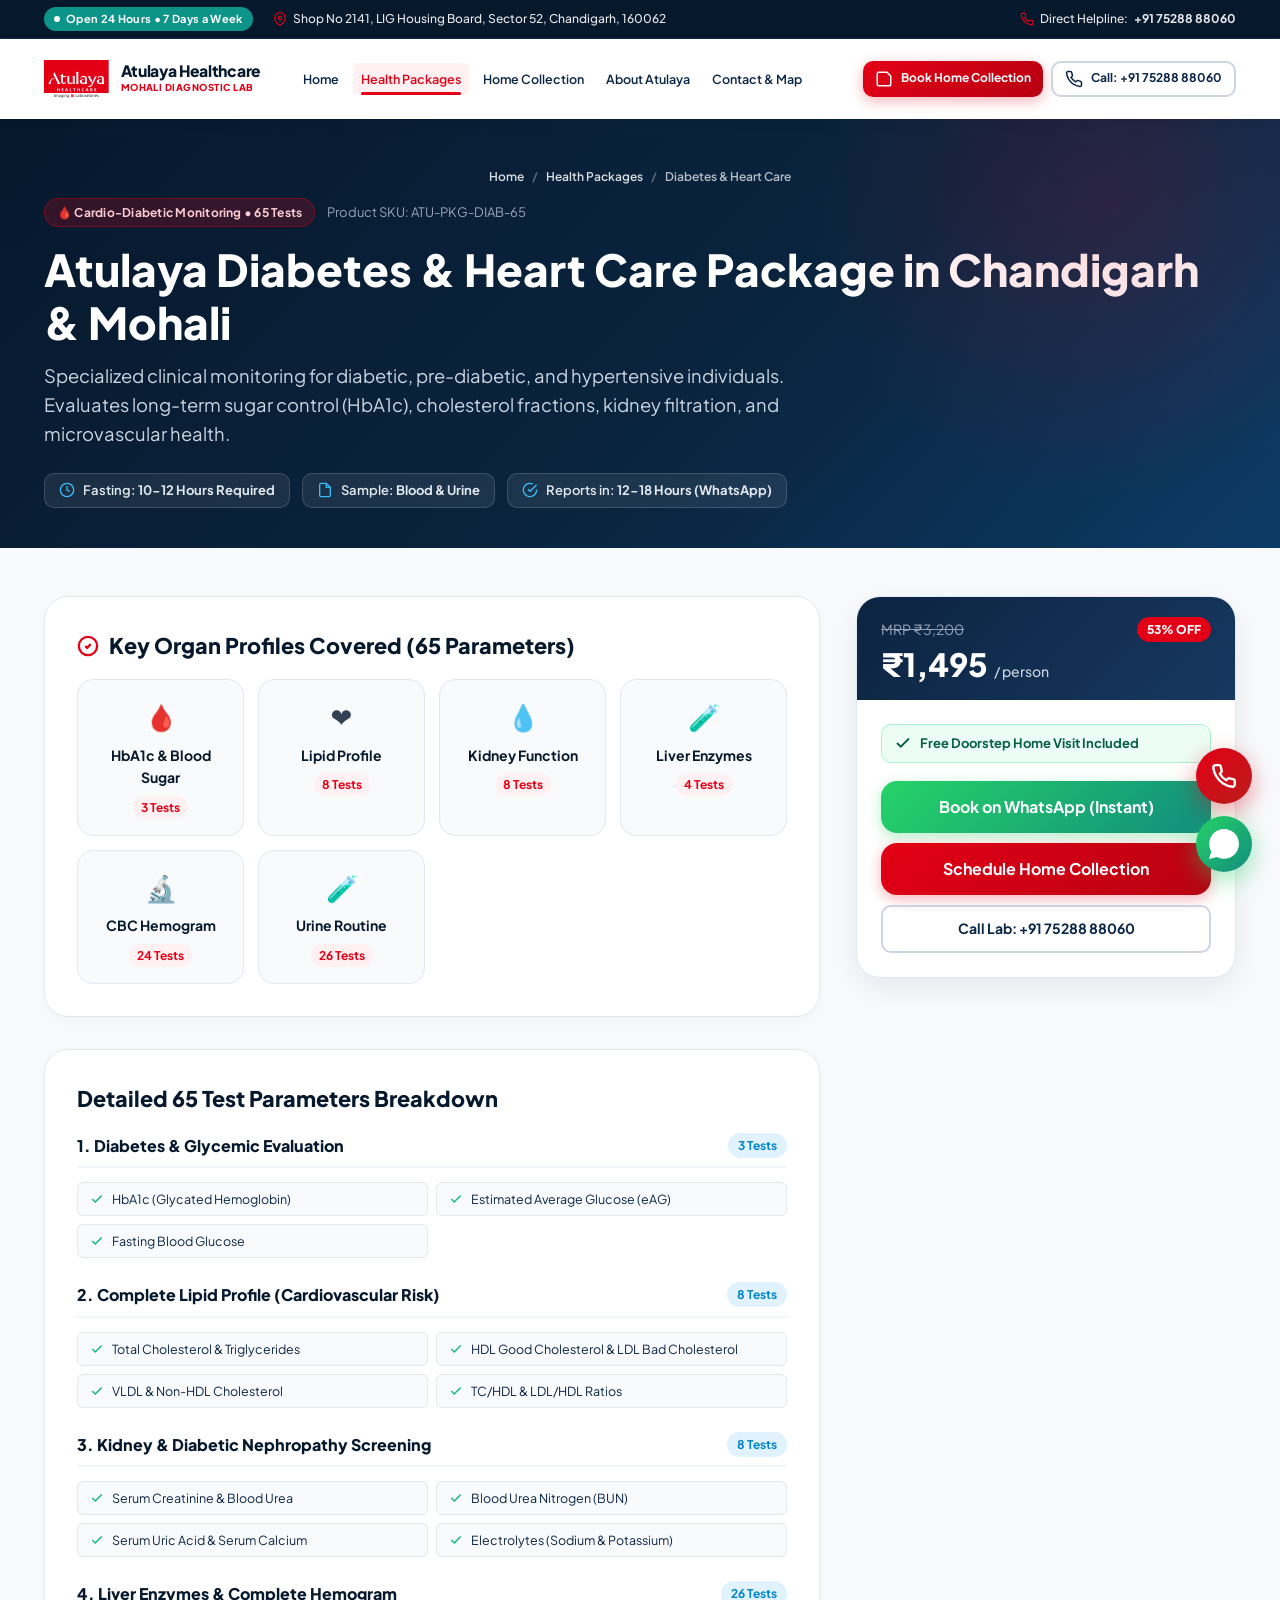
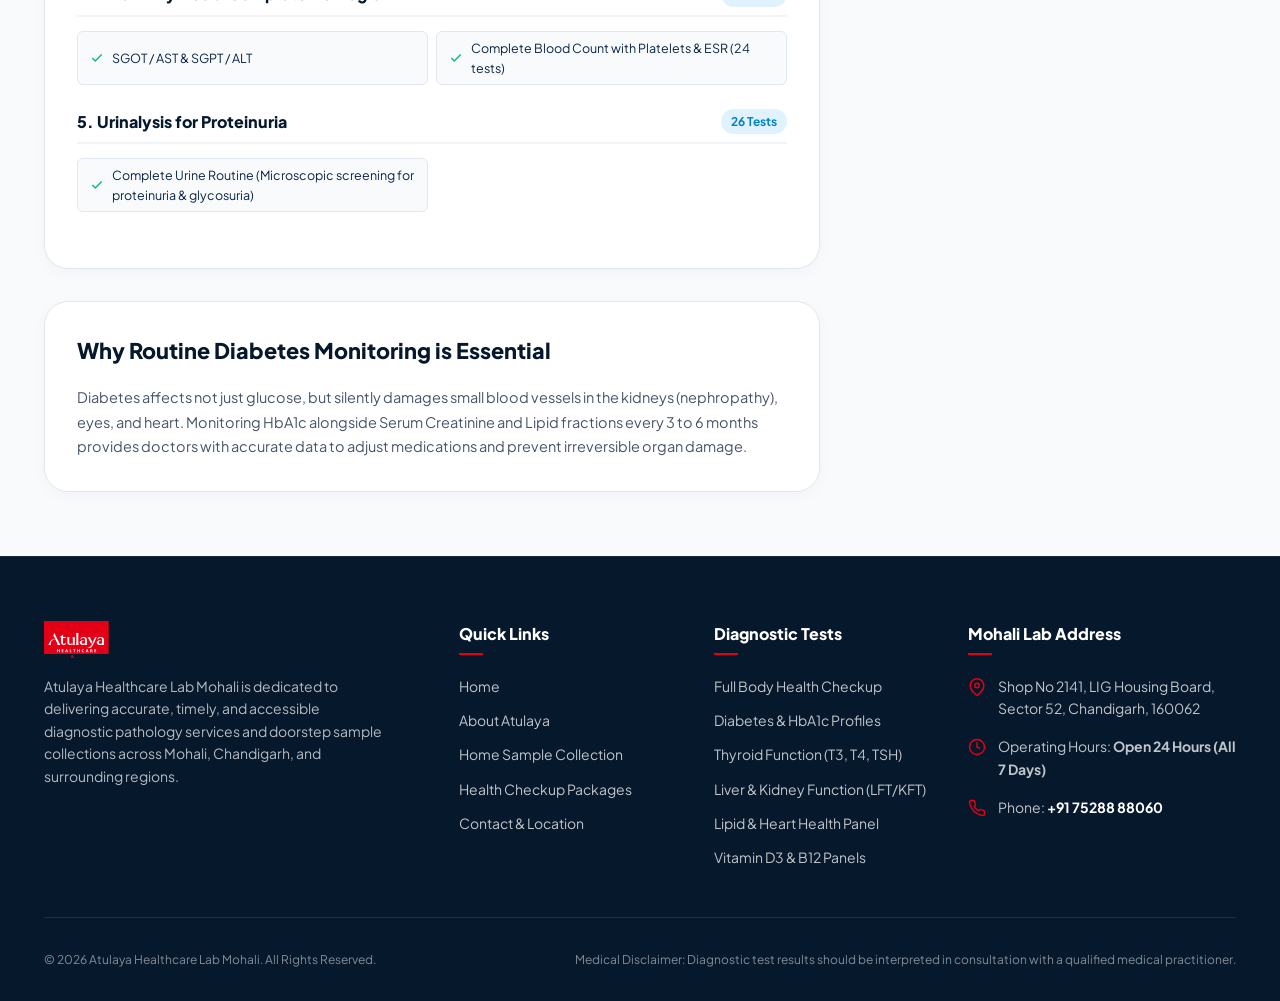
<file: packages/diabetes-heart/index.html>
<!DOCTYPE html>
<html lang="en">
<head>
  <meta charset="UTF-8">
  <meta name="viewport" content="width=device-width, initial-scale=1.0">
  <title>Diabetes & Heart Care Package Chandigarh & Mohali | 65 Tests ₹1,495 | Atulaya</title>
  <meta name="description" content="Book Atulaya Diabetes & Heart Care Package in Chandigarh & Mohali. 65 parameters including HbA1c, Fasting Sugar, 8-test Lipid Profile, Kidney Function, Liver Enzymes, CBC & Urine. Doorstep sample collection.">
  <meta name="keywords" content="diabetes health package Chandigarh, heart checkup package Mohali, HbA1c test price Chandigarh, lipid profile blood test Mohali, diabetic kidney screening Sector 52 Chandigarh, Atulaya diabetes package">
  <link rel="canonical" href="https://atulayalabmohali.in/packages/diabetes-heart/">
  
  <meta property="og:type" content="product">
  <meta property="og:title" content="Diabetes & Heart Care Package (65 Tests) | Atulaya Healthcare Lab">
  <meta property="og:description" content="Essential cardio-diabetic screening with HbA1c, Cholesterol, Creatinine & Liver enzymes for ₹1,495. Free home collection across Mohali & Chandigarh.">
  <meta property="og:image" content="../../images/Atulaya_Logo.svg">
  <meta property="og:url" content="https://atulayalabmohali.in/packages/diabetes-heart/">
  
  <link rel="icon" type="image/webp" href="../../images/atulaya-favicon.webp">
  <link rel="preconnect" href="https://fonts.googleapis.com">
  <link rel="preconnect" href="https://fonts.gstatic.com" crossorigin>
  <link href="https://fonts.googleapis.com/css2?family=Plus+Jakarta+Sans:wght@400;500;600;700;800&display=swap" rel="stylesheet">
  <link rel="stylesheet" href="../../css/style.css">

  <script type="application/ld+json">
  {
    "@context": "https://schema.org",
    "@graph": [
      {
        "@type": "MedicalBusiness",
        "@id": "https://atulayalabmohali.in/#organization",
        "name": "Atulaya Healthcare Lab Mohali",
        "image": "https://atulayalabmohali.in/images/Atulaya_Logo.svg",
        "url": "https://atulayalabmohali.in/",
        "telephone": "+917528888060",
        "address": {
          "@type": "PostalAddress",
          "streetAddress": "Shop No 2141, LIG Housing Board, Sector 52",
          "addressLocality": "Chandigarh",
          "addressRegion": "Chandigarh",
          "postalCode": "160062",
          "addressCountry": "IN"
        }
      },
      {
        "@type": "Product",
        "name": "Atulaya Diabetes & Heart Care Package (65 Parameters)",
        "description": "Targeted cardiac and glycemic monitoring profile including HbA1c, 8-test Lipid Profile, Kidney Function Tests, Liver enzymes, CBC, and Urine Microscopic examination.",
        "image": "https://atulayalabmohali.in/images/Atulaya_Logo.svg",
        "sku": "ATU-PKG-DIAB-65",
        "brand": { "@type": "Brand", "name": "Atulaya Healthcare" },
        "offers": {
          "@type": "Offer",
          "url": "https://atulayalabmohali.in/packages/diabetes-heart/",
          "priceCurrency": "INR",
          "price": "1495",
          "priceValidUntil": "2027-12-31",
          "itemCondition": "https://schema.org/NewCondition",
          "availability": "https://schema.org/InStock",
          "seller": { "@id": "https://atulayalabmohali.in/#organization" }
        }
      },
      {
        "@type": "BreadcrumbList",
        "itemListElement": [
          { "@type": "ListItem", "position": 1, "name": "Home", "item": "https://atulayalabmohali.in/" },
          { "@type": "ListItem", "position": 2, "name": "Health Packages", "item": "https://atulayalabmohali.in/packages/" },
          { "@type": "ListItem", "position": 3, "name": "Diabetes & Heart Package", "item": "https://atulayalabmohali.in/packages/diabetes-heart/" }
        ]
      }
    ]
  }
  </script>
</head>
<body>

  <!-- Top Notification & Contact Bar -->
  <aside class="topbar" aria-label="Quick contact information">
    <div class="container">
      <div class="topbar-content">
        <div class="topbar-left">
          <span class="topbar-tag"><span class="pulse-dot"></span> Open 24 Hours • 7 Days a Week</span>
          <span class="topbar-item">
            <svg viewBox="0 0 24 24" fill="none" stroke="currentColor" stroke-width="2">
              <path d="M21 10c0 7-9 13-9 13s-9-6-9-13a9 9 0 0 1 18 0z"></path>
              <circle cx="12" cy="10" r="3"></circle>
            </svg>
            Shop No 2141, LIG Housing Board, Sector 52, Chandigarh, 160062
          </span>
        </div>
        <div class="topbar-right">
          <span class="topbar-item">
            <svg viewBox="0 0 24 24" fill="none" stroke="currentColor" stroke-width="2">
              <path
                d="M22 16.92v3a2 2 0 0 1-2.18 2 19.79 19.79 0 0 1-8.63-3.07 19.5 19.5 0 0 1-6-6 19.79 19.79 0 0 1-3.07-8.67A2 2 0 0 1 4.11 2h3a2 2 0 0 1 2 1.72 12.84 12.84 0 0 0 .7 2.81 2 2 0 0 1-.45 2.11L8.09 9.91a16 16 0 0 0 6 6l1.27-1.27a2 2 0 0 1 2.11-.45 12.84 12.84 0 0 0 2.81.7A2 2 0 0 1 22 16.92z">
              </path>
            </svg>
            Direct Helpline: <a href="tel:7528888060"><strong>+91 75288 88060</strong></a>
          </span>
        </div>
      </div>
    </div>
  </aside>

  <!-- Main Site Navigation Header -->
  <header class="site-header" role="banner">
    <div class="container">
      <div class="header-inner">
        <a href="../../" class="brand-logo" aria-label="Atulaya Healthcare Lab Mohali Home">
          <img src="../../images/Atulaya_Logo.svg" alt="Atulaya Healthcare Lab Logo" class="brand-logo-img" width="160"
            height="52">
          <div class="brand-title-group">
            <span class="brand-name">Atulaya Healthcare</span>
            <span class="brand-tagline">Mohali Diagnostic Lab</span>
          </div>
        </a>

        <!-- Mobile Quick Action Buttons & Animated Toggle -->
        <div class="header-mobile-actions">
          <a href="https://wa.me/917528888060" target="_blank" rel="noopener noreferrer" class="header-quick-btn wa"
            aria-label="WhatsApp Lab Coordinator">
            <svg viewBox="0 0 24 24" fill="currentColor">
              <path
                d="M.057 24l1.687-6.163c-1.041-1.804-1.588-3.849-1.587-5.946.003-6.556 5.338-11.891 11.893-11.891 3.181.001 6.167 1.24 8.413 3.488 2.245 2.248 3.481 5.236 3.48 8.414-.003 6.557-5.338 11.892-11.893 11.892-1.99-.001-3.951-.5-5.688-1.448l-6.305 1.654z" />
            </svg>
          </a>
          <a href="tel:7528888060" class="header-quick-btn call" aria-label="Call Mohali Lab">
            <svg viewBox="0 0 24 24" fill="none" stroke="currentColor" stroke-width="2.5">
              <path
                d="M22 16.92v3a2 2 0 0 1-2.18 2 19.79 19.79 0 0 1-8.63-3.07 19.5 19.5 0 0 1-6-6 19.79 19.79 0 0 1-3.07-8.67A2 2 0 0 1 4.11 2h3a2 2 0 0 1 2 1.72 12.84 12.84 0 0 0 .7 2.81 2 2 0 0 1-.45 2.11L8.09 9.91a16 16 0 0 0 6 6l1.27-1.27a2 2 0 0 1 2.11-.45 12.84 12.84 0 0 0 2.81.7A2 2 0 0 1 22 16.92z">
              </path>
            </svg>
          </a>
          <button class="mobile-toggle" aria-label="Toggle navigation menu" aria-expanded="false"
            aria-controls="primaryNav">
            <span></span>
            <span></span>
            <span></span>
          </button>
        </div>

        <!-- Slide-Out Mobile Navigation Drawer / Desktop Nav -->
        <nav class="main-nav" id="primaryNav" role="navigation" aria-label="Main Navigation">
          <!-- Mobile Drawer Header -->
          <div class="drawer-header-mobile">
            <div class="drawer-brand-group">
              <span class="drawer-brand-title">Atulaya Healthcare</span>
              <span class="drawer-status-pill">
                <span
                  style="width: 6px; height: 6px; background: #10b981; border-radius: 50%; display: inline-block;"></span>
                24/7 Mohali Lab Active
              </span>
            </div>
            <button type="button" class="drawer-close-btn" aria-label="Close navigation menu">
              <svg width="18" height="18" viewBox="0 0 24 24" fill="none" stroke="currentColor" stroke-width="2.5">
                <line x1="18" y1="6" x2="6" y2="18"></line>
                <line x1="6" y1="6" x2="18" y2="18"></line>
              </svg>
            </button>
          </div>

          <div class="drawer-content-scroll">
            <!-- Mobile 1-Tap WhatsApp Banner -->
            <a href="https://wa.me/917528888060" target="_blank" rel="noopener noreferrer" class="drawer-wa-banner">
              <span>
                <svg viewBox="0 0 24 24" fill="currentColor">
                  <path
                    d="M.057 24l1.687-6.163c-1.041-1.804-1.588-3.849-1.587-5.946.003-6.556 5.338-11.891 11.893-11.891 3.181.001 6.167 1.24 8.413 3.488 2.245 2.248 3.481 5.236 3.48 8.414-.003 6.557-5.338 11.892-11.893 11.892-1.99-.001-3.951-.5-5.688-1.448l-6.305 1.654z" />
                </svg>
                Instant WhatsApp Booking
              </span>
              <svg width="14" height="14" viewBox="0 0 24 24" fill="none" stroke="currentColor" stroke-width="2.5">
                <polyline points="9 18 15 12 9 6"></polyline>
              </svg>
            </a>

            <!-- Navigation Links -->
            <ul class="nav-links">
              <li>
                <a href="../../" class="nav-link">
                  <span class="nav-link-icon-box">
                    <svg viewBox="0 0 24 24" fill="none" stroke="currentColor" stroke-width="2">
                      <path d="M3 9l9-7 9 7v11a2 2 0 0 1-2 2H5a2 2 0 0 1-2-2z"></path>
                    </svg>
                  </span>
                  <span>Home</span>
                  <span class="nav-link-arrow">
                    <svg width="14" height="14" viewBox="0 0 24 24" fill="none" stroke="currentColor"
                      stroke-width="2.5">
                      <polyline points="9 18 15 12 9 6"></polyline>
                    </svg>
                  </span>
                </a>
              </li>
              <li>
                <a href="../" class="nav-link active">
                  <span class="nav-link-icon-box">
                    <svg viewBox="0 0 24 24" fill="none" stroke="currentColor" stroke-width="2">
                      <path
                        d="M21 16V8a2 2 0 0 0-1-1.73l-7-4a2 2 0 0 0-2 0l-7 4A2 2 0 0 0 3 8v8a2 2 0 0 0 1 1.73l7 4a2 2 0 0 0 2 0l7-4A2 2 0 0 0 21 16z">
                      </path>
                    </svg>
                  </span>
                  <span>Health Packages</span>
                  <span class="nav-link-badge">8 Packages</span>
                  <span class="nav-link-arrow">
                    <svg width="14" height="14" viewBox="0 0 24 24" fill="none" stroke="currentColor"
                      stroke-width="2.5">
                      <polyline points="9 18 15 12 9 6"></polyline>
                    </svg>
                  </span>
                </a>
              </li>
              <li>
                <a href="../../home-collection/" class="nav-link">
                  <span class="nav-link-icon-box">
                    <svg viewBox="0 0 24 24" fill="none" stroke="currentColor" stroke-width="2">
                      <path
                        d="M19 14c1.49-1.46 3-3.21 3-5.5A5.5 5.5 0 0 0 16.5 3c-1.76 0-3 .5-4.5 2-1.5-1.5-2.74-2-4.5-2A5.5 5.5 0 0 0 2 8.5c0 2.3 1.5 4.05 3 5.5l7 7Z">
                      </path>
                    </svg>
                  </span>
                  <span>Home Collection</span>
                  <span class="nav-link-badge green">Free Visit</span>
                  <span class="nav-link-arrow">
                    <svg width="14" height="14" viewBox="0 0 24 24" fill="none" stroke="currentColor"
                      stroke-width="2.5">
                      <polyline points="9 18 15 12 9 6"></polyline>
                    </svg>
                  </span>
                </a>
              </li>
              <li>
                <a href="../../about-us/" class="nav-link">
                  <span class="nav-link-icon-box">
                    <svg viewBox="0 0 24 24" fill="none" stroke="currentColor" stroke-width="2">
                      <circle cx="12" cy="12" r="10"></circle>
                      <line x1="12" y1="16" x2="12" y2="12"></line>
                      <line x1="12" y1="8" x2="12.01" y2="8"></line>
                    </svg>
                  </span>
                  <span>About Atulaya</span>
                  <span class="nav-link-arrow">
                    <svg width="14" height="14" viewBox="0 0 24 24" fill="none" stroke="currentColor"
                      stroke-width="2.5">
                      <polyline points="9 18 15 12 9 6"></polyline>
                    </svg>
                  </span>
                </a>
              </li>
              <li>
                <a href="../../contact-us/" class="nav-link">
                  <span class="nav-link-icon-box">
                    <svg viewBox="0 0 24 24" fill="none" stroke="currentColor" stroke-width="2">
                      <path d="M21 10c0 7-9 13-9 13s-9-6-9-13a9 9 0 0 1 18 0z"></path>
                      <circle cx="12" cy="10" r="3"></circle>
                    </svg>
                  </span>
                  <span>Contact & Map</span>
                  <span class="nav-link-arrow">
                    <svg width="14" height="14" viewBox="0 0 24 24" fill="none" stroke="currentColor"
                      stroke-width="2.5">
                      <polyline points="9 18 15 12 9 6"></polyline>
                    </svg>
                  </span>
                </a>
              </li>
            </ul>

            <!-- Fast Action Booking Buttons -->
            <div class="header-cta">
              <button type="button" class="btn btn-primary" data-open-modal data-service="Home Sample Collection">
                <svg class="btn-icon" viewBox="0 0 24 24" fill="none" stroke="currentColor" stroke-width="2">
                  <path d="M19 21H5a2 2 0 0 1-2-2V5a2 2 0 0 1 2-2h11l5 5v11a2 2 0 0 1-2 2z"></path>
                </svg>
                Book Home Collection
              </button>
              <a href="tel:7528888060" class="btn btn-outline">
                <svg class="btn-icon" viewBox="0 0 24 24" fill="none" stroke="currentColor" stroke-width="2">
                  <path
                    d="M22 16.92v3a2 2 0 0 1-2.18 2 19.79 19.79 0 0 1-8.63-3.07 19.5 19.5 0 0 1-6-6 19.79 19.79 0 0 1-3.07-8.67A2 2 0 0 1 4.11 2h3a2 2 0 0 1 2 1.72 12.84 12.84 0 0 0 .7 2.81 2 2 0 0 1-.45 2.11L8.09 9.91a16 16 0 0 0 6 6l1.27-1.27a2 2 0 0 1 2.11-.45 12.84 12.84 0 0 0 2.81.7A2 2 0 0 1 22 16.92z">
                  </path>
                </svg>
                Call: +91 75288 88060
              </a>
            </div>

            <!-- Drawer Footer Trust & Contact -->
            <div class="drawer-footer-card">
              <span class="drawer-footer-title">24/7 Mohali Lab Helpline</span>
              <a href="tel:7528888060" class="drawer-helpline-link">
                <svg viewBox="0 0 24 24" fill="currentColor">
                  <path
                    d="M22 16.92v3a2 2 0 0 1-2.18 2 19.79 19.79 0 0 1-8.63-3.07 19.5 19.5 0 0 1-6-6 19.79 19.79 0 0 1-3.07-8.67A2 2 0 0 1 4.11 2h3a2 2 0 0 1 2 1.72 12.84 12.84 0 0 0 .7 2.81 2 2 0 0 1-.45 2.11L8.09 9.91a16 16 0 0 0 6 6l1.27-1.27a2 2 0 0 1 2.11-.45 12.84 12.84 0 0 0 2.81.7A2 2 0 0 1 22 16.92z">
                  </path>
                </svg>
                +91 75288 88060
              </a>
              <span class="drawer-address-text">
                📍 Shop No 2141, LIG Housing Board, Sector 52, Chandigarh, 160062
              </span>
            </div>
          </div>
        </nav>
      </div>
    </div>
  </header>

  <section class="pkg-page-hero" aria-label="Package Details Header">
    <div class="container">
      <nav class="breadcrumb" aria-label="Breadcrumb">
        <a href="../../">Home</a>
        <span class="breadcrumb-separator">/</span>
        <a href="../">Health Packages</a>
        <span class="breadcrumb-separator">/</span>
        <span>Diabetes & Heart Care</span>
      </nav>

      <div class="pkg-hero-top">
        <span class="pkg-verified-badge" style="background: rgba(227, 0, 22, 0.2); color: #fecdd3; border-color: rgba(227, 0, 22, 0.4);">
          🩸 Cardio-Diabetic Monitoring • 65 Tests
        </span>
        <span style="color: #94a3b8; font-size: 13px;">Product SKU: ATU-PKG-DIAB-65</span>
      </div>

      <h1 class="pkg-hero-title">Atulaya Diabetes & Heart Care Package in Chandigarh & Mohali</h1>
      <p class="pkg-hero-subtitle">
        Specialized clinical monitoring for diabetic, pre-diabetic, and hypertensive individuals. Evaluates long-term sugar control (HbA1c), cholesterol fractions, kidney filtration, and microvascular health.
      </p>

      <div class="pkg-meta-strip">
        <div class="pkg-meta-item">
          <svg viewBox="0 0 24 24" fill="none" stroke="currentColor" stroke-width="2"><circle cx="12" cy="12" r="10"></circle><polyline points="12 6 12 12 16 14"></polyline></svg>
          <span>Fasting: <strong>10-12 Hours Required</strong></span>
        </div>
        <div class="pkg-meta-item">
          <svg viewBox="0 0 24 24" fill="none" stroke="currentColor" stroke-width="2"><path d="M14 2H6a2 2 0 0 0-2 2v16a2 2 0 0 0 2 2h12a2 2 0 0 0 2-2V8z"></path><polyline points="14 2 14 8 20 8"></polyline></svg>
          <span>Sample: <strong>Blood & Urine</strong></span>
        </div>
        <div class="pkg-meta-item">
          <svg viewBox="0 0 24 24" fill="none" stroke="currentColor" stroke-width="2"><path d="M22 11.08V12a10 10 0 1 1-5.93-9.14"></path><polyline points="22 4 12 14.01 9 11.01"></polyline></svg>
          <span>Reports in: <strong>12-18 Hours (WhatsApp)</strong></span>
        </div>
      </div>
    </div>
  </section>

  <main id="main-content" class="pkg-content-wrap">
    <div class="container">
      <div class="pkg-layout-grid">
        
        <div class="pkg-main-col">
          
          <section class="pkg-card-box">
            <h2 class="pkg-card-title">
              <svg width="22" height="22" viewBox="0 0 24 24" fill="none" stroke="#e30016" stroke-width="2.5"><circle cx="12" cy="12" r="10"></circle><path d="m9 12 2 2 4-4"></path></svg>
              Key Organ Profiles Covered (65 Parameters)
            </h2>
            <div class="pkg-organ-grid">
              <div class="pkg-organ-card"><div class="pkg-organ-icon">🩸</div><div class="pkg-organ-name">HbA1c & Blood Sugar</div><span class="pkg-organ-count">3 Tests</span></div>
              <div class="pkg-organ-card"><div class="pkg-organ-icon">❤️</div><div class="pkg-organ-name">Lipid Profile</div><span class="pkg-organ-count">8 Tests</span></div>
              <div class="pkg-organ-card"><div class="pkg-organ-icon">💧</div><div class="pkg-organ-name">Kidney Function</div><span class="pkg-organ-count">8 Tests</span></div>
              <div class="pkg-organ-card"><div class="pkg-organ-icon">🧪</div><div class="pkg-organ-name">Liver Enzymes</div><span class="pkg-organ-count">4 Tests</span></div>
              <div class="pkg-organ-card"><div class="pkg-organ-icon">🔬</div><div class="pkg-organ-name">CBC Hemogram</div><span class="pkg-organ-count">24 Tests</span></div>
              <div class="pkg-organ-card"><div class="pkg-organ-icon">🧪</div><div class="pkg-organ-name">Urine Routine</div><span class="pkg-organ-count">26 Tests</span></div>
            </div>
          </section>

          <section class="pkg-card-box">
            <h2 class="pkg-card-title">Detailed 65 Test Parameters Breakdown</h2>

            <div class="param-category-block">
              <div class="pkg-cat-header"><span class="pkg-cat-title">1. Diabetes & Glycemic Evaluation</span><span class="pkg-cat-badge">3 Tests</span></div>
              <div class="param-chips-grid">
                <div class="param-chip-item"><svg viewBox="0 0 24 24" fill="none" stroke="currentColor" stroke-width="2.5"><polyline points="20 6 9 17 4 12"></polyline></svg><span>HbA1c (Glycated Hemoglobin)</span></div>
                <div class="param-chip-item"><svg viewBox="0 0 24 24" fill="none" stroke="currentColor" stroke-width="2.5"><polyline points="20 6 9 17 4 12"></polyline></svg><span>Estimated Average Glucose (eAG)</span></div>
                <div class="param-chip-item"><svg viewBox="0 0 24 24" fill="none" stroke="currentColor" stroke-width="2.5"><polyline points="20 6 9 17 4 12"></polyline></svg><span>Fasting Blood Glucose</span></div>
              </div>
            </div>

            <div class="param-category-block">
              <div class="pkg-cat-header"><span class="pkg-cat-title">2. Complete Lipid Profile (Cardiovascular Risk)</span><span class="pkg-cat-badge">8 Tests</span></div>
              <div class="param-chips-grid">
                <div class="param-chip-item"><svg viewBox="0 0 24 24" fill="none" stroke="currentColor" stroke-width="2.5"><polyline points="20 6 9 17 4 12"></polyline></svg><span>Total Cholesterol & Triglycerides</span></div>
                <div class="param-chip-item"><svg viewBox="0 0 24 24" fill="none" stroke="currentColor" stroke-width="2.5"><polyline points="20 6 9 17 4 12"></polyline></svg><span>HDL Good Cholesterol & LDL Bad Cholesterol</span></div>
                <div class="param-chip-item"><svg viewBox="0 0 24 24" fill="none" stroke="currentColor" stroke-width="2.5"><polyline points="20 6 9 17 4 12"></polyline></svg><span>VLDL & Non-HDL Cholesterol</span></div>
                <div class="param-chip-item"><svg viewBox="0 0 24 24" fill="none" stroke="currentColor" stroke-width="2.5"><polyline points="20 6 9 17 4 12"></polyline></svg><span>TC/HDL & LDL/HDL Ratios</span></div>
              </div>
            </div>

            <div class="param-category-block">
              <div class="pkg-cat-header"><span class="pkg-cat-title">3. Kidney & Diabetic Nephropathy Screening</span><span class="pkg-cat-badge">8 Tests</span></div>
              <div class="param-chips-grid">
                <div class="param-chip-item"><svg viewBox="0 0 24 24" fill="none" stroke="currentColor" stroke-width="2.5"><polyline points="20 6 9 17 4 12"></polyline></svg><span>Serum Creatinine & Blood Urea</span></div>
                <div class="param-chip-item"><svg viewBox="0 0 24 24" fill="none" stroke="currentColor" stroke-width="2.5"><polyline points="20 6 9 17 4 12"></polyline></svg><span>Blood Urea Nitrogen (BUN)</span></div>
                <div class="param-chip-item"><svg viewBox="0 0 24 24" fill="none" stroke="currentColor" stroke-width="2.5"><polyline points="20 6 9 17 4 12"></polyline></svg><span>Serum Uric Acid & Serum Calcium</span></div>
                <div class="param-chip-item"><svg viewBox="0 0 24 24" fill="none" stroke="currentColor" stroke-width="2.5"><polyline points="20 6 9 17 4 12"></polyline></svg><span>Electrolytes (Sodium & Potassium)</span></div>
              </div>
            </div>

            <div class="param-category-block">
              <div class="pkg-cat-header"><span class="pkg-cat-title">4. Liver Enzymes & Complete Hemogram</span><span class="pkg-cat-badge">26 Tests</span></div>
              <div class="param-chips-grid">
                <div class="param-chip-item"><svg viewBox="0 0 24 24" fill="none" stroke="currentColor" stroke-width="2.5"><polyline points="20 6 9 17 4 12"></polyline></svg><span>SGOT / AST & SGPT / ALT</span></div>
                <div class="param-chip-item"><svg viewBox="0 0 24 24" fill="none" stroke="currentColor" stroke-width="2.5"><polyline points="20 6 9 17 4 12"></polyline></svg><span>Complete Blood Count with Platelets & ESR (24 tests)</span></div>
              </div>
            </div>

            <div class="param-category-block">
              <div class="pkg-cat-header"><span class="pkg-cat-title">5. Urinalysis for Proteinuria</span><span class="pkg-cat-badge">26 Tests</span></div>
              <div class="param-chips-grid">
                <div class="param-chip-item"><svg viewBox="0 0 24 24" fill="none" stroke="currentColor" stroke-width="2.5"><polyline points="20 6 9 17 4 12"></polyline></svg><span>Complete Urine Routine (Microscopic screening for proteinuria & glycosuria)</span></div>
              </div>
            </div>
          </section>

          <section class="pkg-card-box">
            <h2 class="pkg-card-title">Why Routine Diabetes Monitoring is Essential</h2>
            <p style="font-size: 14.5px; color: #475569; line-height: 1.7;">
              Diabetes affects not just glucose, but silently damages small blood vessels in the kidneys (nephropathy), eyes, and heart. Monitoring HbA1c alongside Serum Creatinine and Lipid fractions every 3 to 6 months provides doctors with accurate data to adjust medications and prevent irreversible organ damage.
            </p>
          </section>
        </div>

        <aside class="pkg-sidebar-col">
          <div class="pkg-sidebar-card">
            <div class="pkg-sidebar-header">
              <div class="pkg-price-badge-row">
                <span class="pkg-sidebar-mrp">MRP ₹3,200</span>
                <span class="pkg-sidebar-discount">53% OFF</span>
              </div>
              <div class="pkg-sidebar-price">
                ₹1,495 <small>/ person</small>
              </div>
            </div>
            <div class="pkg-sidebar-body">
              <div class="pkg-free-visit-pill">
                <svg width="18" height="18" viewBox="0 0 24 24" fill="none" stroke="currentColor" stroke-width="2.5"><polyline points="20 6 9 17 4 12"></polyline></svg>
                <span>Free Doorstep Home Visit Included</span>
              </div>
              <div class="pkg-cta-btns">
                <button type="button" class="btn btn-whatsapp btn-lg" onclick="openWhatsAppBooking('Diabetes & Heart Care Package', '₹1,495')">
                  Book on WhatsApp (Instant)
                </button>
                <button type="button" class="btn btn-primary btn-lg" data-open-modal data-service="Atulaya Diabetes & Heart Care (₹1,495)">
                  Schedule Home Collection
                </button>
                <a href="tel:7528888060" class="btn btn-outline">Call Lab: +91 75288 88060</a>
              </div>
            </div>
          </div>
        </aside>

      </div>
    </div>
  </main>

  <!-- Site Footer -->
  <footer class="site-footer" role="contentinfo">
    <div class="container">
      <div class="footer-grid">
        <!-- Col 1: Brand Info -->
        <div class="footer-brand">
          <a href="../../" class="brand-logo" style="margin-bottom: var(--space-3);">
            <img src="../../images/Atulaya_Logo.svg" alt="Atulaya Healthcare Lab" class="brand-logo-img" width="160"
              height="52">
          </a>
          <p>
            Atulaya Healthcare Lab Mohali is dedicated to delivering accurate, timely, and accessible diagnostic
            pathology services and doorstep sample collections across Mohali, Chandigarh, and surrounding regions.
          </p>
        </div>

        <!-- Col 2: Quick Links -->
        <div>
          <h4 class="footer-heading">Quick Links</h4>
          <ul class="footer-links">
            <li><a href="../../">Home</a></li>
            <li><a href="../../about-us/">About Atulaya</a></li>
            <li><a href="../../home-collection/">Home Sample Collection</a></li>
            <li><a href="../">Health Checkup Packages</a></li>
            <li><a href="../../contact-us/">Contact & Location</a></li>
          </ul>
        </div>

        <!-- Col 3: Test Categories -->
        <div>
          <h4 class="footer-heading">Diagnostic Tests</h4>
          <ul class="footer-links">
            <li><a href="../advanced-full-body/">Full Body Health Checkup</a></li>
            <li><a href="../diabetes-heart/">Diabetes & HbA1c Profiles</a></li>
            <li><a href="../basic-health/">Thyroid Function (T3, T4, TSH)</a></li>
            <li><a href="../routine-health/">Liver & Kidney Function (LFT/KFT)</a></li>
            <li><a href="../complete-full-body/">Lipid & Heart Health Panel</a></li>
            <li><a href="../advanced-full-body/">Vitamin D3 & B12 Panels</a></li>
          </ul>
        </div>

        <!-- Col 4: Official Contact -->
        <div>
          <h4 class="footer-heading">Mohali Lab Address</h4>
          <div class="footer-contact-item">
            <svg viewBox="0 0 24 24" fill="none" stroke="currentColor" stroke-width="2">
              <path d="M21 10c0 7-9 13-9 13s-9-6-9-13a9 9 0 0 1 18 0z"></path>
              <circle cx="12" cy="10" r="3"></circle>
            </svg>
            <span>Shop No 2141, LIG Housing Board, Sector 52, Chandigarh, 160062</span>
          </div>
          <div class="footer-contact-item">
            <svg viewBox="0 0 24 24" fill="none" stroke="currentColor" stroke-width="2">
              <circle cx="12" cy="12" r="10"></circle>
              <polyline points="12 6 12 12 16 14"></polyline>
            </svg>
            <span>Operating Hours: <strong>Open 24 Hours (All 7 Days)</strong></span>
          </div>
          <div class="footer-contact-item">
            <svg viewBox="0 0 24 24" fill="none" stroke="currentColor" stroke-width="2">
              <path
                d="M22 16.92v3a2 2 0 0 1-2.18 2 19.79 19.79 0 0 1-8.63-3.07 19.5 19.5 0 0 1-6-6 19.79 19.79 0 0 1-3.07-8.67A2 2 0 0 1 4.11 2h3a2 2 0 0 1 2 1.72 12.84 12.84 0 0 0 .7 2.81 2 2 0 0 1-.45 2.11L8.09 9.91a16 16 0 0 0 6 6l1.27-1.27a2 2 0 0 1 2.11-.45 12.84 12.84 0 0 0 2.81.7A2 2 0 0 1 22 16.92z">
              </path>
            </svg>
            <span>Phone: <a href="tel:7528888060" style="color: #fff; font-weight: 700;">+91 75288 88060</a></span>
          </div>
        </div>
      </div>

      <div class="footer-bottom">
        <p>&copy; 2026 Atulaya Healthcare Lab Mohali. All Rights Reserved.</p>
        <p>Medical Disclaimer: Diagnostic test results should be interpreted in consultation with a qualified medical
          practitioner.</p>
      </div>
    </div>
  </footer>

  <!-- Sticky Mobile Action Bar -->
  <aside class="mobile-bottom-bar" aria-label="Quick mobile actions">
    <div class="mobile-bottom-inner">
      <a href="tel:7528888060" class="mobile-action-btn call">
        <svg viewBox="0 0 24 24" fill="none" stroke="currentColor" stroke-width="2">
          <path
            d="M22 16.92v3a2 2 0 0 1-2.18 2 19.79 19.79 0 0 1-8.63-3.07 19.5 19.5 0 0 1-6-6 19.79 19.79 0 0 1-3.07-8.67A2 2 0 0 1 4.11 2h3a2 2 0 0 1 2 1.72 12.84 12.84 0 0 0 .7 2.81 2 2 0 0 1-.45 2.11L8.09 9.91a16 16 0 0 0 6 6l1.27-1.27a2 2 0 0 1 2.11-.45 12.84 12.84 0 0 0 2.81.7A2 2 0 0 1 22 16.92z">
          </path>
        </svg>
        Call Now
      </a>
      <a href="https://wa.me/917528888060" target="_blank" rel="noopener noreferrer" class="mobile-action-btn whatsapp">
        <svg viewBox="0 0 24 24" fill="none" stroke="currentColor" stroke-width="2">
          <path
            d="M21 11.5a8.38 8.38 0 0 1-.9 3.8 8.5 8.5 0 0 1-7.6 4.7 8.38 8.38 0 0 1-3.8-.9L3 21l1.9-5.7a8.38 8.38 0 0 1-.9-3.8 8.5 8.5 0 0 1 4.7-7.6 8.38 8.38 0 0 1 3.8-.9h.5a8.48 8.48 0 0 1 8 8v.5z">
          </path>
        </svg>
        WhatsApp
      </a>
      <button class="mobile-action-btn book" data-open-modal data-service="Senior Citizen Comprehensive Care (₹2,995)">
        <svg viewBox="0 0 24 24" fill="none" stroke="currentColor" stroke-width="2">
          <path d="M19 21H5a2 2 0 0 1-2-2V5a2 2 0 0 1 2-2h11l5 5v11a2 2 0 0 1-2 2z"></path>
        </svg>
        Book Collection
      </button>
    </div>
  </aside>

  <!-- Global Booking Modal -->
  <div class="modal-overlay" id="bookingModal" role="dialog" aria-modal="true" aria-labelledby="modalTitle">
    <div class="modal-dialog">
      <button class="modal-close-btn" aria-label="Close dialog">
        <svg width="18" height="18" viewBox="0 0 24 24" fill="none" stroke="currentColor" stroke-width="2">
          <line x1="18" y1="6" x2="6" y2="18"></line>
          <line x1="6" y1="6" x2="18" y2="18"></line>
        </svg>
      </button>
      <h3 class="modal-title" id="modalTitle">Book Diagnostic Test / Home Collection</h3>
      <p class="modal-desc">Fill out your contact details. Our Mohali phlebotomy coordinator will confirm your time slot
        promptly.</p>

      <form class="booking-form" data-ajax-form>
        <div class="form-group">
          <label for="modalName">Full Name *</label>
          <input type="text" id="modalName" name="patient_name" placeholder="Patient's Full Name" required>
        </div>

        <div class="form-row">
          <div class="form-group">
            <label for="modalPhone">Phone Number *</label>
            <input type="tel" id="modalPhone" name="phone_number" placeholder="10-digit mobile" pattern="[0-9]{10}"
              required>
          </div>
          <div class="form-group">
            <label for="modalService">Select Test / Package *</label>
            <select id="modalService" name="selected_service" required>
              <option value="Senior Citizen Comprehensive" selected>Senior Citizen Comprehensive</option>
              <option value="Advanced Full Body Checkup">Advanced Full Body Checkup</option>
              <option value="Basic Health Package">Basic Health Package</option>
              <option value="Routine Health Package">Routine Health Package</option>
              <option value="Complete Health Package (Ayushmant Gold)">Complete Health Package (Ayushmant Gold)</option>
              <option value="Diabetes Evaluation Package">Diabetes Evaluation Package</option>
              <option value="Women's Wellness Profile">Women's Wellness Profile</option>
              <option value="Fever & Infection Profile">Fever & Infection Profile</option>
              <option value="Home Sample Collection">Home Sample Collection</option>
              <option value="Thyroid Profile (T3, T4, TSH)">Thyroid Profile</option>
              <option value="Liver Function Test (LFT)">Liver Function Test (LFT)</option>
              <option value="Kidney Function Test (KFT)">Kidney Function Test (KFT)</option>
              <option value="Vitamin D3 & B12 Panel">Vitamin D3 & B12 Panel</option>
              <option value="CBC and Routine Blood Tests">CBC / Routine Blood Test</option>
            </select>
          </div>
        </div>

        <div class="form-group">
          <label for="modalAddress">Address / Sector (Mohali / Chandigarh) *</label>
          <input type="text" id="modalAddress" name="address" placeholder="e.g. House No., Sector or Phase" required>
        </div>

        <div class="form-group">
          <label for="modalDate">Preferred Date & Time Slot</label>
          <input type="text" id="modalDate" name="preferred_slot" placeholder="e.g. Tomorrow 7:00 AM (Fasting)">
        </div>

        <button type="submit" class="btn btn-primary" style="width: 100%; padding: 14px; margin-top: var(--space-2);">
          Confirm Test Booking Request
        </button>

        <div class="form-guarantee">
          <svg viewBox="0 0 24 24" fill="none" stroke="currentColor" stroke-width="2">
            <path d="M12 22s8-4 8-10V5l-8-3-8 3v7c0 6 8 10 8 10z"></path>
          </svg>
          Direct lab confirmation • No spam guarantee
        </div>
      </form>
    </div>
  </div>

  <!-- Floating WhatsApp Concierge Drawer -->
    <!-- Floating Direct Quick Contact Action Buttons -->
  <aside class="floating-actions-wrap" aria-label="Quick Contact Floating Actions">
    <a href="tel:7528888060" class="floating-action-btn floating-call-btn" aria-label="Call Atulaya Lab +91 75288 88060">
      <svg viewBox="0 0 24 24" fill="none" stroke="currentColor" stroke-width="2.2" stroke-linecap="round" stroke-linejoin="round">
        <path d="M22 16.92v3a2 2 0 0 1-2.18 2 19.79 19.79 0 0 1-8.63-3.07 19.5 19.5 0 0 1-6-6 19.79 19.79 0 0 1-3.07-8.67A2 2 0 0 1 4.11 2h3a2 2 0 0 1 2 1.72 12.84 12.84 0 0 0 .7 2.81 2 2 0 0 1-.45 2.11L8.09 9.91a16 16 0 0 0 6 6l1.27-1.27a2 2 0 0 1 2.11-.45 12.84 12.84 0 0 0 2.81.7A2 2 0 0 1 22 16.92z"></path>
      </svg>
      <span class="floating-tooltip">Call: +91 75288 88060</span>
    </a>
    <a href="https://wa.me/917528888060?text=Hello%20Atulaya%20Healthcare%20Lab%20Mohali,%20I%20would%20like%20to%20inquire%20about%20blood%20tests%20and%20home%20sample%20collection." target="_blank" rel="noopener noreferrer" class="floating-action-btn floating-whatsapp-btn" aria-label="WhatsApp Atulaya Lab">
      <svg viewBox="0 0 24 24" fill="currentColor">
        <path d="M.057 24l1.687-6.163c-1.041-1.804-1.588-3.849-1.587-5.946.003-6.556 5.338-11.891 11.893-11.891 3.181.001 6.167 1.24 8.413 3.488 2.245 2.248 3.481 5.236 3.48 8.414-.003 6.557-5.338 11.892-11.893 11.892-1.99-.001-3.951-.5-5.688-1.448l-6.305 1.654z"/>
      </svg>
      <span class="floating-tooltip">Chat on WhatsApp</span>
    </a>
  </aside>

  <script src="../../js/main.js"></script>
</body>

</html>
</file>
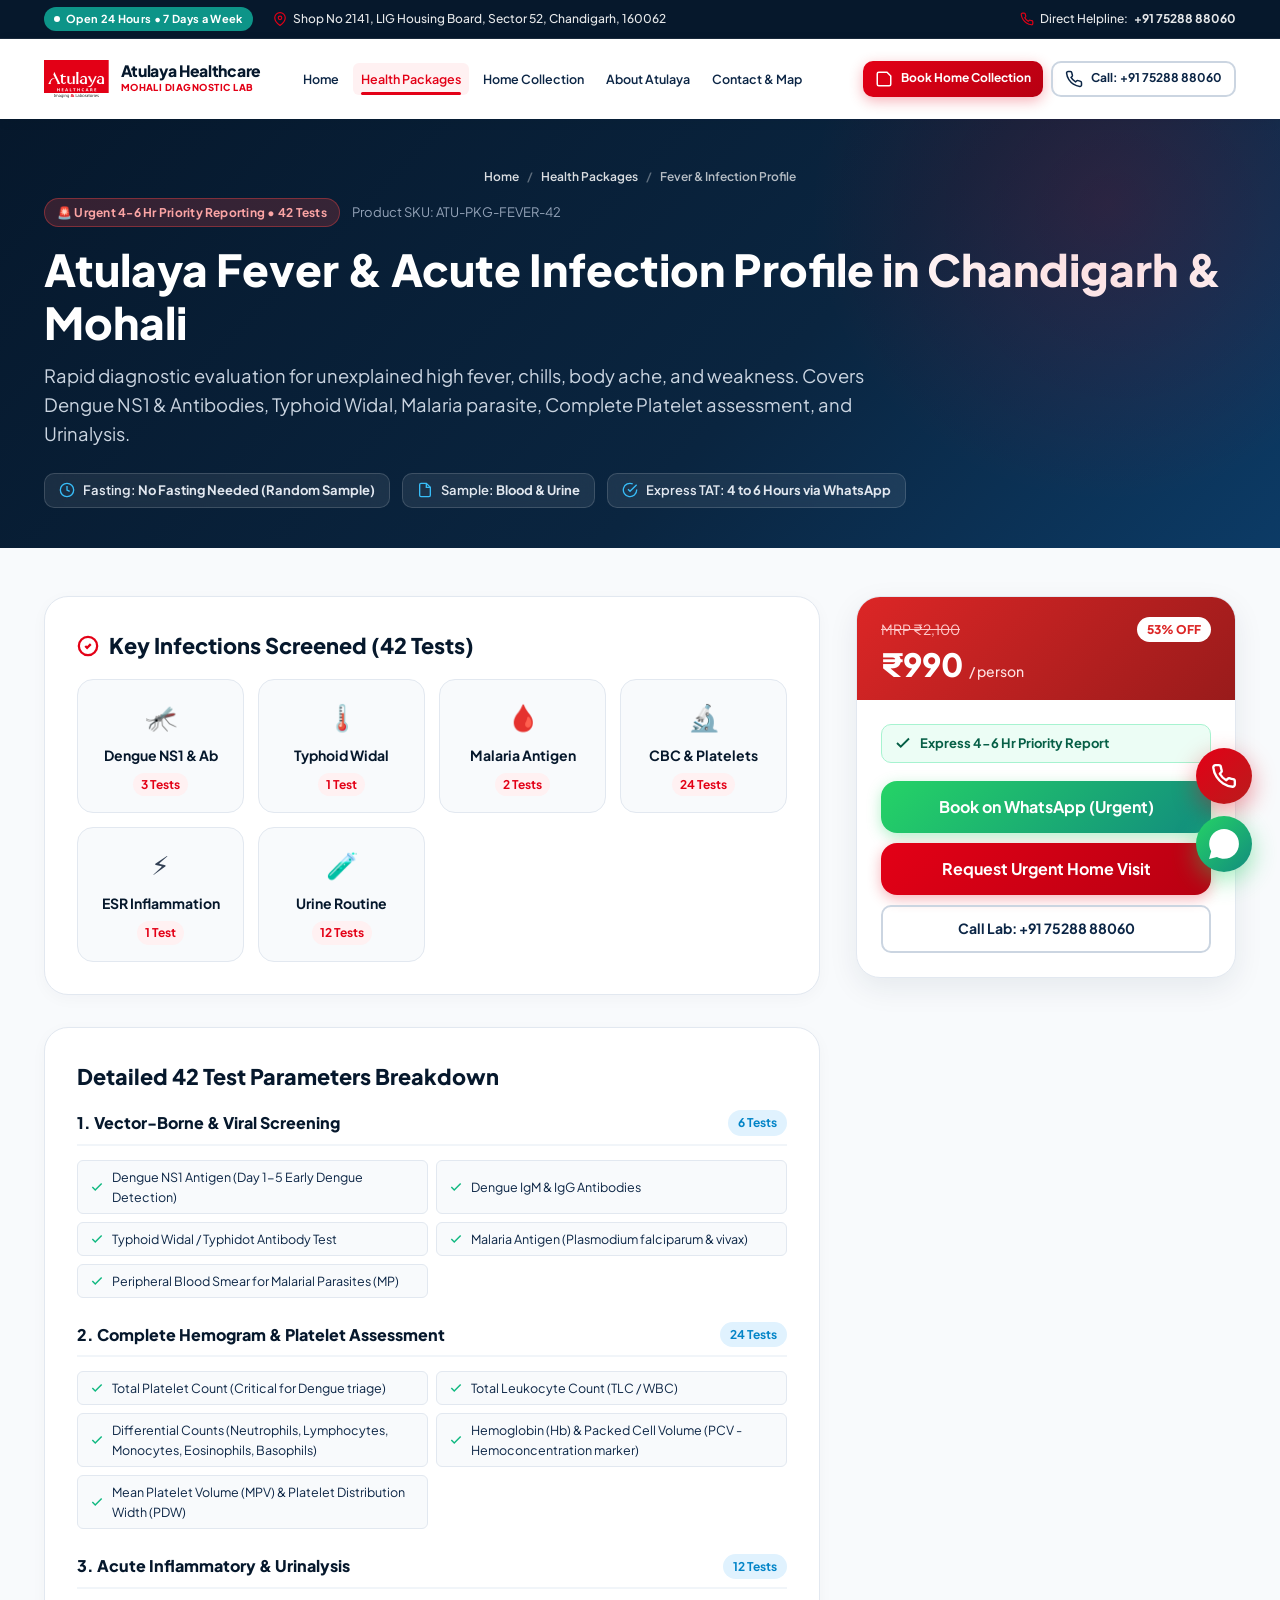
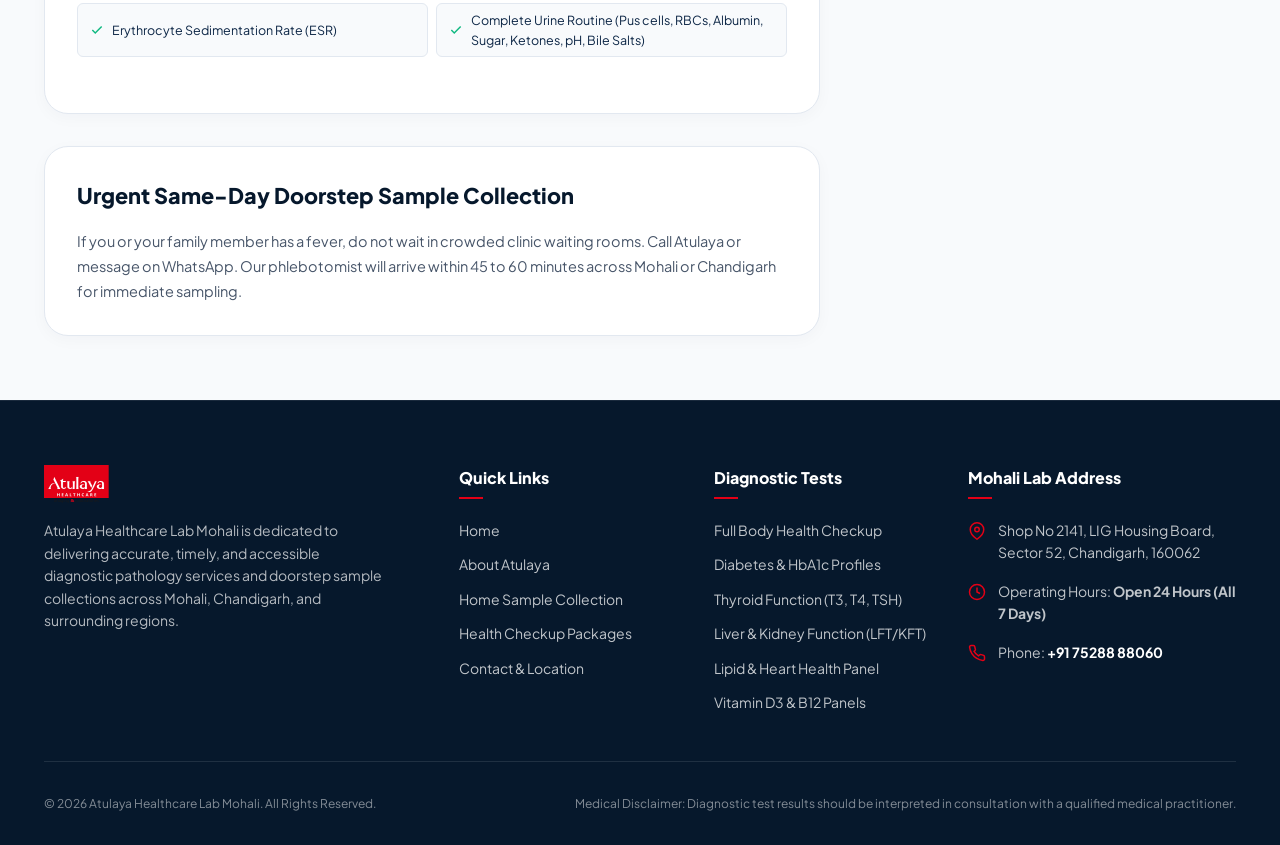
<file: packages/fever-panel/index.html>
<!DOCTYPE html>
<html lang="en">
<head>
  <meta charset="UTF-8">
  <meta name="viewport" content="width=device-width, initial-scale=1.0">
  <title>Fever & Infection Profile (Dengue, Typhoid, Malaria) Chandigarh & Mohali | 42 Tests ₹990</title>
  <meta name="description" content="Book Atulaya Fever & Acute Infection Profile in Chandigarh & Mohali. 42 tests including Dengue NS1 & Antibodies, Typhoid Widal, Malaria Antigen, Platelet Count, CBC & Urine. Priority 4-6 hour reporting.">
  <meta name="keywords" content="fever test package Chandigarh, dengue test Mohali, platelet count blood test Chandigarh, typhoid widal test Mohali, malaria antigen test Sector 52, urgent fever panel home visit Chandigarh, Atulaya fever package">
  <link rel="canonical" href="https://atulayalabmohali.in/packages/fever-panel/">
  
  <meta property="og:type" content="product">
  <meta property="og:title" content="Fever & Acute Infection Profile (42 Tests) | Atulaya Healthcare Lab">
  <meta property="og:description" content="Urgent fever diagnostic package covering Dengue, Typhoid, Malaria, Platelet count & CBC for ₹990. Fast 4-6 hour report delivery.">
  <meta property="og:image" content="../../images/Atulaya_Logo.svg">
  <meta property="og:url" content="https://atulayalabmohali.in/packages/fever-panel/">
  
  <link rel="icon" type="image/webp" href="../../images/atulaya-favicon.webp">
  <link rel="preconnect" href="https://fonts.googleapis.com">
  <link rel="preconnect" href="https://fonts.gstatic.com" crossorigin>
  <link href="https://fonts.googleapis.com/css2?family=Plus+Jakarta+Sans:wght@400;500;600;700;800&display=swap" rel="stylesheet">
  <link rel="stylesheet" href="../../css/style.css">

  <script type="application/ld+json">
  {
    "@context": "https://schema.org",
    "@graph": [
      {
        "@type": "MedicalBusiness",
        "@id": "https://atulayalabmohali.in/#organization",
        "name": "Atulaya Healthcare Lab Mohali",
        "image": "https://atulayalabmohali.in/images/Atulaya_Logo.svg",
        "url": "https://atulayalabmohali.in/",
        "telephone": "+917528888060",
        "address": {
          "@type": "PostalAddress",
          "streetAddress": "Shop No 2141, LIG Housing Board, Sector 52",
          "addressLocality": "Chandigarh",
          "addressRegion": "Chandigarh",
          "postalCode": "160062",
          "addressCountry": "IN"
        }
      },
      {
        "@type": "Product",
        "name": "Atulaya Fever & Acute Infection Profile (42 Parameters)",
        "description": "Rapid diagnostic panel for acute fever evaluating Dengue NS1 Antigen, Dengue Antibodies, Typhoid Widal, Malaria Parasite Antigen, Complete Platelet count, CBC, and Urinalysis with 4-6 hour priority reporting.",
        "image": "https://atulayalabmohali.in/images/Atulaya_Logo.svg",
        "sku": "ATU-PKG-FEVER-42",
        "brand": { "@type": "Brand", "name": "Atulaya Healthcare" },
        "offers": {
          "@type": "Offer",
          "url": "https://atulayalabmohali.in/packages/fever-panel/",
          "priceCurrency": "INR",
          "price": "990",
          "priceValidUntil": "2027-12-31",
          "itemCondition": "https://schema.org/NewCondition",
          "availability": "https://schema.org/InStock",
          "seller": { "@id": "https://atulayalabmohali.in/#organization" }
        }
      },
      {
        "@type": "BreadcrumbList",
        "itemListElement": [
          { "@type": "ListItem", "position": 1, "name": "Home", "item": "https://atulayalabmohali.in/" },
          { "@type": "ListItem", "position": 2, "name": "Health Packages", "item": "https://atulayalabmohali.in/packages/" },
          { "@type": "ListItem", "position": 3, "name": "Fever Profile", "item": "https://atulayalabmohali.in/packages/fever-panel/" }
        ]
      }
    ]
  }
  </script>
</head>
<body>

  <!-- Top Notification & Contact Bar -->
  <aside class="topbar" aria-label="Quick contact information">
    <div class="container">
      <div class="topbar-content">
        <div class="topbar-left">
          <span class="topbar-tag"><span class="pulse-dot"></span> Open 24 Hours • 7 Days a Week</span>
          <span class="topbar-item">
            <svg viewBox="0 0 24 24" fill="none" stroke="currentColor" stroke-width="2">
              <path d="M21 10c0 7-9 13-9 13s-9-6-9-13a9 9 0 0 1 18 0z"></path>
              <circle cx="12" cy="10" r="3"></circle>
            </svg>
            Shop No 2141, LIG Housing Board, Sector 52, Chandigarh, 160062
          </span>
        </div>
        <div class="topbar-right">
          <span class="topbar-item">
            <svg viewBox="0 0 24 24" fill="none" stroke="currentColor" stroke-width="2">
              <path
                d="M22 16.92v3a2 2 0 0 1-2.18 2 19.79 19.79 0 0 1-8.63-3.07 19.5 19.5 0 0 1-6-6 19.79 19.79 0 0 1-3.07-8.67A2 2 0 0 1 4.11 2h3a2 2 0 0 1 2 1.72 12.84 12.84 0 0 0 .7 2.81 2 2 0 0 1-.45 2.11L8.09 9.91a16 16 0 0 0 6 6l1.27-1.27a2 2 0 0 1 2.11-.45 12.84 12.84 0 0 0 2.81.7A2 2 0 0 1 22 16.92z">
              </path>
            </svg>
            Direct Helpline: <a href="tel:7528888060"><strong>+91 75288 88060</strong></a>
          </span>
        </div>
      </div>
    </div>
  </aside>

  <!-- Main Site Navigation Header -->
  <header class="site-header" role="banner">
    <div class="container">
      <div class="header-inner">
        <a href="../../" class="brand-logo" aria-label="Atulaya Healthcare Lab Mohali Home">
          <img src="../../images/Atulaya_Logo.svg" alt="Atulaya Healthcare Lab Logo" class="brand-logo-img" width="160"
            height="52">
          <div class="brand-title-group">
            <span class="brand-name">Atulaya Healthcare</span>
            <span class="brand-tagline">Mohali Diagnostic Lab</span>
          </div>
        </a>

        <!-- Mobile Quick Action Buttons & Animated Toggle -->
        <div class="header-mobile-actions">
          <a href="https://wa.me/917528888060" target="_blank" rel="noopener noreferrer" class="header-quick-btn wa"
            aria-label="WhatsApp Lab Coordinator">
            <svg viewBox="0 0 24 24" fill="currentColor">
              <path
                d="M.057 24l1.687-6.163c-1.041-1.804-1.588-3.849-1.587-5.946.003-6.556 5.338-11.891 11.893-11.891 3.181.001 6.167 1.24 8.413 3.488 2.245 2.248 3.481 5.236 3.48 8.414-.003 6.557-5.338 11.892-11.893 11.892-1.99-.001-3.951-.5-5.688-1.448l-6.305 1.654z" />
            </svg>
          </a>
          <a href="tel:7528888060" class="header-quick-btn call" aria-label="Call Mohali Lab">
            <svg viewBox="0 0 24 24" fill="none" stroke="currentColor" stroke-width="2.5">
              <path
                d="M22 16.92v3a2 2 0 0 1-2.18 2 19.79 19.79 0 0 1-8.63-3.07 19.5 19.5 0 0 1-6-6 19.79 19.79 0 0 1-3.07-8.67A2 2 0 0 1 4.11 2h3a2 2 0 0 1 2 1.72 12.84 12.84 0 0 0 .7 2.81 2 2 0 0 1-.45 2.11L8.09 9.91a16 16 0 0 0 6 6l1.27-1.27a2 2 0 0 1 2.11-.45 12.84 12.84 0 0 0 2.81.7A2 2 0 0 1 22 16.92z">
              </path>
            </svg>
          </a>
          <button class="mobile-toggle" aria-label="Toggle navigation menu" aria-expanded="false"
            aria-controls="primaryNav">
            <span></span>
            <span></span>
            <span></span>
          </button>
        </div>

        <!-- Slide-Out Mobile Navigation Drawer / Desktop Nav -->
        <nav class="main-nav" id="primaryNav" role="navigation" aria-label="Main Navigation">
          <!-- Mobile Drawer Header -->
          <div class="drawer-header-mobile">
            <div class="drawer-brand-group">
              <span class="drawer-brand-title">Atulaya Healthcare</span>
              <span class="drawer-status-pill">
                <span
                  style="width: 6px; height: 6px; background: #10b981; border-radius: 50%; display: inline-block;"></span>
                24/7 Mohali Lab Active
              </span>
            </div>
            <button type="button" class="drawer-close-btn" aria-label="Close navigation menu">
              <svg width="18" height="18" viewBox="0 0 24 24" fill="none" stroke="currentColor" stroke-width="2.5">
                <line x1="18" y1="6" x2="6" y2="18"></line>
                <line x1="6" y1="6" x2="18" y2="18"></line>
              </svg>
            </button>
          </div>

          <div class="drawer-content-scroll">
            <!-- Mobile 1-Tap WhatsApp Banner -->
            <a href="https://wa.me/917528888060" target="_blank" rel="noopener noreferrer" class="drawer-wa-banner">
              <span>
                <svg viewBox="0 0 24 24" fill="currentColor">
                  <path
                    d="M.057 24l1.687-6.163c-1.041-1.804-1.588-3.849-1.587-5.946.003-6.556 5.338-11.891 11.893-11.891 3.181.001 6.167 1.24 8.413 3.488 2.245 2.248 3.481 5.236 3.48 8.414-.003 6.557-5.338 11.892-11.893 11.892-1.99-.001-3.951-.5-5.688-1.448l-6.305 1.654z" />
                </svg>
                Instant WhatsApp Booking
              </span>
              <svg width="14" height="14" viewBox="0 0 24 24" fill="none" stroke="currentColor" stroke-width="2.5">
                <polyline points="9 18 15 12 9 6"></polyline>
              </svg>
            </a>

            <!-- Navigation Links -->
            <ul class="nav-links">
              <li>
                <a href="../../" class="nav-link">
                  <span class="nav-link-icon-box">
                    <svg viewBox="0 0 24 24" fill="none" stroke="currentColor" stroke-width="2">
                      <path d="M3 9l9-7 9 7v11a2 2 0 0 1-2 2H5a2 2 0 0 1-2-2z"></path>
                    </svg>
                  </span>
                  <span>Home</span>
                  <span class="nav-link-arrow">
                    <svg width="14" height="14" viewBox="0 0 24 24" fill="none" stroke="currentColor"
                      stroke-width="2.5">
                      <polyline points="9 18 15 12 9 6"></polyline>
                    </svg>
                  </span>
                </a>
              </li>
              <li>
                <a href="../" class="nav-link active">
                  <span class="nav-link-icon-box">
                    <svg viewBox="0 0 24 24" fill="none" stroke="currentColor" stroke-width="2">
                      <path
                        d="M21 16V8a2 2 0 0 0-1-1.73l-7-4a2 2 0 0 0-2 0l-7 4A2 2 0 0 0 3 8v8a2 2 0 0 0 1 1.73l7 4a2 2 0 0 0 2 0l7-4A2 2 0 0 0 21 16z">
                      </path>
                    </svg>
                  </span>
                  <span>Health Packages</span>
                  <span class="nav-link-badge">8 Packages</span>
                  <span class="nav-link-arrow">
                    <svg width="14" height="14" viewBox="0 0 24 24" fill="none" stroke="currentColor"
                      stroke-width="2.5">
                      <polyline points="9 18 15 12 9 6"></polyline>
                    </svg>
                  </span>
                </a>
              </li>
              <li>
                <a href="../../home-collection/" class="nav-link">
                  <span class="nav-link-icon-box">
                    <svg viewBox="0 0 24 24" fill="none" stroke="currentColor" stroke-width="2">
                      <path
                        d="M19 14c1.49-1.46 3-3.21 3-5.5A5.5 5.5 0 0 0 16.5 3c-1.76 0-3 .5-4.5 2-1.5-1.5-2.74-2-4.5-2A5.5 5.5 0 0 0 2 8.5c0 2.3 1.5 4.05 3 5.5l7 7Z">
                      </path>
                    </svg>
                  </span>
                  <span>Home Collection</span>
                  <span class="nav-link-badge green">Free Visit</span>
                  <span class="nav-link-arrow">
                    <svg width="14" height="14" viewBox="0 0 24 24" fill="none" stroke="currentColor"
                      stroke-width="2.5">
                      <polyline points="9 18 15 12 9 6"></polyline>
                    </svg>
                  </span>
                </a>
              </li>
              <li>
                <a href="../../about-us/" class="nav-link">
                  <span class="nav-link-icon-box">
                    <svg viewBox="0 0 24 24" fill="none" stroke="currentColor" stroke-width="2">
                      <circle cx="12" cy="12" r="10"></circle>
                      <line x1="12" y1="16" x2="12" y2="12"></line>
                      <line x1="12" y1="8" x2="12.01" y2="8"></line>
                    </svg>
                  </span>
                  <span>About Atulaya</span>
                  <span class="nav-link-arrow">
                    <svg width="14" height="14" viewBox="0 0 24 24" fill="none" stroke="currentColor"
                      stroke-width="2.5">
                      <polyline points="9 18 15 12 9 6"></polyline>
                    </svg>
                  </span>
                </a>
              </li>
              <li>
                <a href="../../contact-us/" class="nav-link">
                  <span class="nav-link-icon-box">
                    <svg viewBox="0 0 24 24" fill="none" stroke="currentColor" stroke-width="2">
                      <path d="M21 10c0 7-9 13-9 13s-9-6-9-13a9 9 0 0 1 18 0z"></path>
                      <circle cx="12" cy="10" r="3"></circle>
                    </svg>
                  </span>
                  <span>Contact & Map</span>
                  <span class="nav-link-arrow">
                    <svg width="14" height="14" viewBox="0 0 24 24" fill="none" stroke="currentColor"
                      stroke-width="2.5">
                      <polyline points="9 18 15 12 9 6"></polyline>
                    </svg>
                  </span>
                </a>
              </li>
            </ul>

            <!-- Fast Action Booking Buttons -->
            <div class="header-cta">
              <button type="button" class="btn btn-primary" data-open-modal data-service="Home Sample Collection">
                <svg class="btn-icon" viewBox="0 0 24 24" fill="none" stroke="currentColor" stroke-width="2">
                  <path d="M19 21H5a2 2 0 0 1-2-2V5a2 2 0 0 1 2-2h11l5 5v11a2 2 0 0 1-2 2z"></path>
                </svg>
                Book Home Collection
              </button>
              <a href="tel:7528888060" class="btn btn-outline">
                <svg class="btn-icon" viewBox="0 0 24 24" fill="none" stroke="currentColor" stroke-width="2">
                  <path
                    d="M22 16.92v3a2 2 0 0 1-2.18 2 19.79 19.79 0 0 1-8.63-3.07 19.5 19.5 0 0 1-6-6 19.79 19.79 0 0 1-3.07-8.67A2 2 0 0 1 4.11 2h3a2 2 0 0 1 2 1.72 12.84 12.84 0 0 0 .7 2.81 2 2 0 0 1-.45 2.11L8.09 9.91a16 16 0 0 0 6 6l1.27-1.27a2 2 0 0 1 2.11-.45 12.84 12.84 0 0 0 2.81.7A2 2 0 0 1 22 16.92z">
                  </path>
                </svg>
                Call: +91 75288 88060
              </a>
            </div>

            <!-- Drawer Footer Trust & Contact -->
            <div class="drawer-footer-card">
              <span class="drawer-footer-title">24/7 Mohali Lab Helpline</span>
              <a href="tel:7528888060" class="drawer-helpline-link">
                <svg viewBox="0 0 24 24" fill="currentColor">
                  <path
                    d="M22 16.92v3a2 2 0 0 1-2.18 2 19.79 19.79 0 0 1-8.63-3.07 19.5 19.5 0 0 1-6-6 19.79 19.79 0 0 1-3.07-8.67A2 2 0 0 1 4.11 2h3a2 2 0 0 1 2 1.72 12.84 12.84 0 0 0 .7 2.81 2 2 0 0 1-.45 2.11L8.09 9.91a16 16 0 0 0 6 6l1.27-1.27a2 2 0 0 1 2.11-.45 12.84 12.84 0 0 0 2.81.7A2 2 0 0 1 22 16.92z">
                  </path>
                </svg>
                +91 75288 88060
              </a>
              <span class="drawer-address-text">
                📍 Shop No 2141, LIG Housing Board, Sector 52, Chandigarh, 160062
              </span>
            </div>
          </div>
        </nav>
      </div>
    </div>
  </header>

  <section class="pkg-page-hero" aria-label="Package Details Header">
    <div class="container">
      <nav class="breadcrumb" aria-label="Breadcrumb">
        <a href="../../">Home</a>
        <span class="breadcrumb-separator">/</span>
        <a href="../">Health Packages</a>
        <span class="breadcrumb-separator">/</span>
        <span>Fever & Infection Profile</span>
      </nav>

      <div class="pkg-hero-top">
        <span class="pkg-verified-badge" style="background: rgba(239, 68, 68, 0.2); color: #fca5a5; border-color: rgba(239, 68, 68, 0.4);">
          🚨 Urgent 4-6 Hr Priority Reporting • 42 Tests
        </span>
        <span style="color: #94a3b8; font-size: 13px;">Product SKU: ATU-PKG-FEVER-42</span>
      </div>

      <h1 class="pkg-hero-title">Atulaya Fever & Acute Infection Profile in Chandigarh & Mohali</h1>
      <p class="pkg-hero-subtitle">
        Rapid diagnostic evaluation for unexplained high fever, chills, body ache, and weakness. Covers Dengue NS1 & Antibodies, Typhoid Widal, Malaria parasite, Complete Platelet assessment, and Urinalysis.
      </p>

      <div class="pkg-meta-strip">
        <div class="pkg-meta-item">
          <svg viewBox="0 0 24 24" fill="none" stroke="currentColor" stroke-width="2"><circle cx="12" cy="12" r="10"></circle><polyline points="12 6 12 12 16 14"></polyline></svg>
          <span>Fasting: <strong>No Fasting Needed (Random Sample)</strong></span>
        </div>
        <div class="pkg-meta-item">
          <svg viewBox="0 0 24 24" fill="none" stroke="currentColor" stroke-width="2"><path d="M14 2H6a2 2 0 0 0-2 2v16a2 2 0 0 0 2 2h12a2 2 0 0 0 2-2V8z"></path><polyline points="14 2 14 8 20 8"></polyline></svg>
          <span>Sample: <strong>Blood & Urine</strong></span>
        </div>
        <div class="pkg-meta-item">
          <svg viewBox="0 0 24 24" fill="none" stroke="currentColor" stroke-width="2"><path d="M22 11.08V12a10 10 0 1 1-5.93-9.14"></path><polyline points="22 4 12 14.01 9 11.01"></polyline></svg>
          <span>Express TAT: <strong>4 to 6 Hours via WhatsApp</strong></span>
        </div>
      </div>
    </div>
  </section>

  <main id="main-content" class="pkg-content-wrap">
    <div class="container">
      <div class="pkg-layout-grid">
        
        <div class="pkg-main-col">
          
          <section class="pkg-card-box">
            <h2 class="pkg-card-title">
              <svg width="22" height="22" viewBox="0 0 24 24" fill="none" stroke="#e30016" stroke-width="2.5"><circle cx="12" cy="12" r="10"></circle><path d="m9 12 2 2 4-4"></path></svg>
              Key Infections Screened (42 Tests)
            </h2>
            <div class="pkg-organ-grid">
              <div class="pkg-organ-card"><div class="pkg-organ-icon">🦟</div><div class="pkg-organ-name">Dengue NS1 & Ab</div><span class="pkg-organ-count">3 Tests</span></div>
              <div class="pkg-organ-card"><div class="pkg-organ-icon">🌡️</div><div class="pkg-organ-name">Typhoid Widal</div><span class="pkg-organ-count">1 Test</span></div>
              <div class="pkg-organ-card"><div class="pkg-organ-icon">🩸</div><div class="pkg-organ-name">Malaria Antigen</div><span class="pkg-organ-count">2 Tests</span></div>
              <div class="pkg-organ-card"><div class="pkg-organ-icon">🔬</div><div class="pkg-organ-name">CBC & Platelets</div><span class="pkg-organ-count">24 Tests</span></div>
              <div class="pkg-organ-card"><div class="pkg-organ-icon">⚡</div><div class="pkg-organ-name">ESR Inflammation</div><span class="pkg-organ-count">1 Test</span></div>
              <div class="pkg-organ-card"><div class="pkg-organ-icon">🧪</div><div class="pkg-organ-name">Urine Routine</div><span class="pkg-organ-count">12 Tests</span></div>
            </div>
          </section>

          <section class="pkg-card-box">
            <h2 class="pkg-card-title">Detailed 42 Test Parameters Breakdown</h2>

            <div class="param-category-block">
              <div class="pkg-cat-header"><span class="pkg-cat-title">1. Vector-Borne & Viral Screening</span><span class="pkg-cat-badge">6 Tests</span></div>
              <div class="param-chips-grid">
                <div class="param-chip-item"><svg viewBox="0 0 24 24" fill="none" stroke="currentColor" stroke-width="2.5"><polyline points="20 6 9 17 4 12"></polyline></svg><span>Dengue NS1 Antigen (Day 1-5 Early Dengue Detection)</span></div>
                <div class="param-chip-item"><svg viewBox="0 0 24 24" fill="none" stroke="currentColor" stroke-width="2.5"><polyline points="20 6 9 17 4 12"></polyline></svg><span>Dengue IgM & IgG Antibodies</span></div>
                <div class="param-chip-item"><svg viewBox="0 0 24 24" fill="none" stroke="currentColor" stroke-width="2.5"><polyline points="20 6 9 17 4 12"></polyline></svg><span>Typhoid Widal / Typhidot Antibody Test</span></div>
                <div class="param-chip-item"><svg viewBox="0 0 24 24" fill="none" stroke="currentColor" stroke-width="2.5"><polyline points="20 6 9 17 4 12"></polyline></svg><span>Malaria Antigen (Plasmodium falciparum & vivax)</span></div>
                <div class="param-chip-item"><svg viewBox="0 0 24 24" fill="none" stroke="currentColor" stroke-width="2.5"><polyline points="20 6 9 17 4 12"></polyline></svg><span>Peripheral Blood Smear for Malarial Parasites (MP)</span></div>
              </div>
            </div>

            <div class="param-category-block">
              <div class="pkg-cat-header"><span class="pkg-cat-title">2. Complete Hemogram & Platelet Assessment</span><span class="pkg-cat-badge">24 Tests</span></div>
              <div class="param-chips-grid">
                <div class="param-chip-item"><svg viewBox="0 0 24 24" fill="none" stroke="currentColor" stroke-width="2.5"><polyline points="20 6 9 17 4 12"></polyline></svg><span>Total Platelet Count (Critical for Dengue triage)</span></div>
                <div class="param-chip-item"><svg viewBox="0 0 24 24" fill="none" stroke="currentColor" stroke-width="2.5"><polyline points="20 6 9 17 4 12"></polyline></svg><span>Total Leukocyte Count (TLC / WBC)</span></div>
                <div class="param-chip-item"><svg viewBox="0 0 24 24" fill="none" stroke="currentColor" stroke-width="2.5"><polyline points="20 6 9 17 4 12"></polyline></svg><span>Differential Counts (Neutrophils, Lymphocytes, Monocytes, Eosinophils, Basophils)</span></div>
                <div class="param-chip-item"><svg viewBox="0 0 24 24" fill="none" stroke="currentColor" stroke-width="2.5"><polyline points="20 6 9 17 4 12"></polyline></svg><span>Hemoglobin (Hb) & Packed Cell Volume (PCV - Hemoconcentration marker)</span></div>
                <div class="param-chip-item"><svg viewBox="0 0 24 24" fill="none" stroke="currentColor" stroke-width="2.5"><polyline points="20 6 9 17 4 12"></polyline></svg><span>Mean Platelet Volume (MPV) & Platelet Distribution Width (PDW)</span></div>
              </div>
            </div>

            <div class="param-category-block">
              <div class="pkg-cat-header"><span class="pkg-cat-title">3. Acute Inflammatory & Urinalysis</span><span class="pkg-cat-badge">12 Tests</span></div>
              <div class="param-chips-grid">
                <div class="param-chip-item"><svg viewBox="0 0 24 24" fill="none" stroke="currentColor" stroke-width="2.5"><polyline points="20 6 9 17 4 12"></polyline></svg><span>Erythrocyte Sedimentation Rate (ESR)</span></div>
                <div class="param-chip-item"><svg viewBox="0 0 24 24" fill="none" stroke="currentColor" stroke-width="2.5"><polyline points="20 6 9 17 4 12"></polyline></svg><span>Complete Urine Routine (Pus cells, RBCs, Albumin, Sugar, Ketones, pH, Bile Salts)</span></div>
              </div>
            </div>
          </section>

          <section class="pkg-card-box">
            <h2 class="pkg-card-title">Urgent Same-Day Doorstep Sample Collection</h2>
            <p style="font-size: 14.5px; color: #475569; line-height: 1.7;">
              If you or your family member has a fever, do not wait in crowded clinic waiting rooms. Call Atulaya or message on WhatsApp. Our phlebotomist will arrive within 45 to 60 minutes across Mohali or Chandigarh for immediate sampling.
            </p>
          </section>
        </div>

        <aside class="pkg-sidebar-col">
          <div class="pkg-sidebar-card">
            <div class="pkg-sidebar-header" style="background: linear-gradient(135deg, #dc2626 0%, #991b1b 100%);">
              <div class="pkg-price-badge-row">
                <span class="pkg-sidebar-mrp" style="color: #fecaca;">MRP ₹2,100</span>
                <span class="pkg-sidebar-discount" style="background: #ffffff; color: #dc2626;">53% OFF</span>
              </div>
              <div class="pkg-sidebar-price">
                ₹990 <small style="color: #fee2e2;">/ person</small>
              </div>
            </div>
            <div class="pkg-sidebar-body">
              <div class="pkg-free-visit-pill">
                <svg width="18" height="18" viewBox="0 0 24 24" fill="none" stroke="currentColor" stroke-width="2.5"><polyline points="20 6 9 17 4 12"></polyline></svg>
                <span>Express 4-6 Hr Priority Report</span>
              </div>
              <div class="pkg-cta-btns">
                <button type="button" class="btn btn-whatsapp btn-lg" onclick="openWhatsAppBooking('Fever & Acute Infection Profile', '₹990')">
                  Book on WhatsApp (Urgent)
                </button>
                <button type="button" class="btn btn-primary btn-lg" data-open-modal data-service="Atulaya Fever Profile (₹990)">
                  Request Urgent Home Visit
                </button>
                <a href="tel:7528888060" class="btn btn-outline">Call Lab: +91 75288 88060</a>
              </div>
            </div>
          </div>
        </aside>

      </div>
    </div>
  </main>

  <!-- Site Footer -->
  <footer class="site-footer" role="contentinfo">
    <div class="container">
      <div class="footer-grid">
        <!-- Col 1: Brand Info -->
        <div class="footer-brand">
          <a href="../../" class="brand-logo" style="margin-bottom: var(--space-3);">
            <img src="../../images/Atulaya_Logo.svg" alt="Atulaya Healthcare Lab" class="brand-logo-img" width="160"
              height="52">
          </a>
          <p>
            Atulaya Healthcare Lab Mohali is dedicated to delivering accurate, timely, and accessible diagnostic
            pathology services and doorstep sample collections across Mohali, Chandigarh, and surrounding regions.
          </p>
        </div>

        <!-- Col 2: Quick Links -->
        <div>
          <h4 class="footer-heading">Quick Links</h4>
          <ul class="footer-links">
            <li><a href="../../">Home</a></li>
            <li><a href="../../about-us/">About Atulaya</a></li>
            <li><a href="../../home-collection/">Home Sample Collection</a></li>
            <li><a href="../">Health Checkup Packages</a></li>
            <li><a href="../../contact-us/">Contact & Location</a></li>
          </ul>
        </div>

        <!-- Col 3: Test Categories -->
        <div>
          <h4 class="footer-heading">Diagnostic Tests</h4>
          <ul class="footer-links">
            <li><a href="../advanced-full-body/">Full Body Health Checkup</a></li>
            <li><a href="../diabetes-heart/">Diabetes & HbA1c Profiles</a></li>
            <li><a href="../basic-health/">Thyroid Function (T3, T4, TSH)</a></li>
            <li><a href="../routine-health/">Liver & Kidney Function (LFT/KFT)</a></li>
            <li><a href="../complete-full-body/">Lipid & Heart Health Panel</a></li>
            <li><a href="../advanced-full-body/">Vitamin D3 & B12 Panels</a></li>
          </ul>
        </div>

        <!-- Col 4: Official Contact -->
        <div>
          <h4 class="footer-heading">Mohali Lab Address</h4>
          <div class="footer-contact-item">
            <svg viewBox="0 0 24 24" fill="none" stroke="currentColor" stroke-width="2">
              <path d="M21 10c0 7-9 13-9 13s-9-6-9-13a9 9 0 0 1 18 0z"></path>
              <circle cx="12" cy="10" r="3"></circle>
            </svg>
            <span>Shop No 2141, LIG Housing Board, Sector 52, Chandigarh, 160062</span>
          </div>
          <div class="footer-contact-item">
            <svg viewBox="0 0 24 24" fill="none" stroke="currentColor" stroke-width="2">
              <circle cx="12" cy="12" r="10"></circle>
              <polyline points="12 6 12 12 16 14"></polyline>
            </svg>
            <span>Operating Hours: <strong>Open 24 Hours (All 7 Days)</strong></span>
          </div>
          <div class="footer-contact-item">
            <svg viewBox="0 0 24 24" fill="none" stroke="currentColor" stroke-width="2">
              <path
                d="M22 16.92v3a2 2 0 0 1-2.18 2 19.79 19.79 0 0 1-8.63-3.07 19.5 19.5 0 0 1-6-6 19.79 19.79 0 0 1-3.07-8.67A2 2 0 0 1 4.11 2h3a2 2 0 0 1 2 1.72 12.84 12.84 0 0 0 .7 2.81 2 2 0 0 1-.45 2.11L8.09 9.91a16 16 0 0 0 6 6l1.27-1.27a2 2 0 0 1 2.11-.45 12.84 12.84 0 0 0 2.81.7A2 2 0 0 1 22 16.92z">
              </path>
            </svg>
            <span>Phone: <a href="tel:7528888060" style="color: #fff; font-weight: 700;">+91 75288 88060</a></span>
          </div>
        </div>
      </div>

      <div class="footer-bottom">
        <p>&copy; 2026 Atulaya Healthcare Lab Mohali. All Rights Reserved.</p>
        <p>Medical Disclaimer: Diagnostic test results should be interpreted in consultation with a qualified medical
          practitioner.</p>
      </div>
    </div>
  </footer>

  <!-- Sticky Mobile Action Bar -->
  <aside class="mobile-bottom-bar" aria-label="Quick mobile actions">
    <div class="mobile-bottom-inner">
      <a href="tel:7528888060" class="mobile-action-btn call">
        <svg viewBox="0 0 24 24" fill="none" stroke="currentColor" stroke-width="2">
          <path
            d="M22 16.92v3a2 2 0 0 1-2.18 2 19.79 19.79 0 0 1-8.63-3.07 19.5 19.5 0 0 1-6-6 19.79 19.79 0 0 1-3.07-8.67A2 2 0 0 1 4.11 2h3a2 2 0 0 1 2 1.72 12.84 12.84 0 0 0 .7 2.81 2 2 0 0 1-.45 2.11L8.09 9.91a16 16 0 0 0 6 6l1.27-1.27a2 2 0 0 1 2.11-.45 12.84 12.84 0 0 0 2.81.7A2 2 0 0 1 22 16.92z">
          </path>
        </svg>
        Call Now
      </a>
      <a href="https://wa.me/917528888060" target="_blank" rel="noopener noreferrer" class="mobile-action-btn whatsapp">
        <svg viewBox="0 0 24 24" fill="none" stroke="currentColor" stroke-width="2">
          <path
            d="M21 11.5a8.38 8.38 0 0 1-.9 3.8 8.5 8.5 0 0 1-7.6 4.7 8.38 8.38 0 0 1-3.8-.9L3 21l1.9-5.7a8.38 8.38 0 0 1-.9-3.8 8.5 8.5 0 0 1 4.7-7.6 8.38 8.38 0 0 1 3.8-.9h.5a8.48 8.48 0 0 1 8 8v.5z">
          </path>
        </svg>
        WhatsApp
      </a>
      <button class="mobile-action-btn book" data-open-modal data-service="Senior Citizen Comprehensive Care (₹2,995)">
        <svg viewBox="0 0 24 24" fill="none" stroke="currentColor" stroke-width="2">
          <path d="M19 21H5a2 2 0 0 1-2-2V5a2 2 0 0 1 2-2h11l5 5v11a2 2 0 0 1-2 2z"></path>
        </svg>
        Book Collection
      </button>
    </div>
  </aside>

  <!-- Global Booking Modal -->
  <div class="modal-overlay" id="bookingModal" role="dialog" aria-modal="true" aria-labelledby="modalTitle">
    <div class="modal-dialog">
      <button class="modal-close-btn" aria-label="Close dialog">
        <svg width="18" height="18" viewBox="0 0 24 24" fill="none" stroke="currentColor" stroke-width="2">
          <line x1="18" y1="6" x2="6" y2="18"></line>
          <line x1="6" y1="6" x2="18" y2="18"></line>
        </svg>
      </button>
      <h3 class="modal-title" id="modalTitle">Book Diagnostic Test / Home Collection</h3>
      <p class="modal-desc">Fill out your contact details. Our Mohali phlebotomy coordinator will confirm your time slot
        promptly.</p>

      <form class="booking-form" data-ajax-form>
        <div class="form-group">
          <label for="modalName">Full Name *</label>
          <input type="text" id="modalName" name="patient_name" placeholder="Patient's Full Name" required>
        </div>

        <div class="form-row">
          <div class="form-group">
            <label for="modalPhone">Phone Number *</label>
            <input type="tel" id="modalPhone" name="phone_number" placeholder="10-digit mobile" pattern="[0-9]{10}"
              required>
          </div>
          <div class="form-group">
            <label for="modalService">Select Test / Package *</label>
            <select id="modalService" name="selected_service" required>
              <option value="Senior Citizen Comprehensive" selected>Senior Citizen Comprehensive</option>
              <option value="Advanced Full Body Checkup">Advanced Full Body Checkup</option>
              <option value="Basic Health Package">Basic Health Package</option>
              <option value="Routine Health Package">Routine Health Package</option>
              <option value="Complete Health Package (Ayushmant Gold)">Complete Health Package (Ayushmant Gold)</option>
              <option value="Diabetes Evaluation Package">Diabetes Evaluation Package</option>
              <option value="Women's Wellness Profile">Women's Wellness Profile</option>
              <option value="Fever & Infection Profile">Fever & Infection Profile</option>
              <option value="Home Sample Collection">Home Sample Collection</option>
              <option value="Thyroid Profile (T3, T4, TSH)">Thyroid Profile</option>
              <option value="Liver Function Test (LFT)">Liver Function Test (LFT)</option>
              <option value="Kidney Function Test (KFT)">Kidney Function Test (KFT)</option>
              <option value="Vitamin D3 & B12 Panel">Vitamin D3 & B12 Panel</option>
              <option value="CBC and Routine Blood Tests">CBC / Routine Blood Test</option>
            </select>
          </div>
        </div>

        <div class="form-group">
          <label for="modalAddress">Address / Sector (Mohali / Chandigarh) *</label>
          <input type="text" id="modalAddress" name="address" placeholder="e.g. House No., Sector or Phase" required>
        </div>

        <div class="form-group">
          <label for="modalDate">Preferred Date & Time Slot</label>
          <input type="text" id="modalDate" name="preferred_slot" placeholder="e.g. Tomorrow 7:00 AM (Fasting)">
        </div>

        <button type="submit" class="btn btn-primary" style="width: 100%; padding: 14px; margin-top: var(--space-2);">
          Confirm Test Booking Request
        </button>

        <div class="form-guarantee">
          <svg viewBox="0 0 24 24" fill="none" stroke="currentColor" stroke-width="2">
            <path d="M12 22s8-4 8-10V5l-8-3-8 3v7c0 6 8 10 8 10z"></path>
          </svg>
          Direct lab confirmation • No spam guarantee
        </div>
      </form>
    </div>
  </div>

  <!-- Floating WhatsApp Concierge Drawer -->
    <!-- Floating Direct Quick Contact Action Buttons -->
  <aside class="floating-actions-wrap" aria-label="Quick Contact Floating Actions">
    <a href="tel:7528888060" class="floating-action-btn floating-call-btn" aria-label="Call Atulaya Lab +91 75288 88060">
      <svg viewBox="0 0 24 24" fill="none" stroke="currentColor" stroke-width="2.2" stroke-linecap="round" stroke-linejoin="round">
        <path d="M22 16.92v3a2 2 0 0 1-2.18 2 19.79 19.79 0 0 1-8.63-3.07 19.5 19.5 0 0 1-6-6 19.79 19.79 0 0 1-3.07-8.67A2 2 0 0 1 4.11 2h3a2 2 0 0 1 2 1.72 12.84 12.84 0 0 0 .7 2.81 2 2 0 0 1-.45 2.11L8.09 9.91a16 16 0 0 0 6 6l1.27-1.27a2 2 0 0 1 2.11-.45 12.84 12.84 0 0 0 2.81.7A2 2 0 0 1 22 16.92z"></path>
      </svg>
      <span class="floating-tooltip">Call: +91 75288 88060</span>
    </a>
    <a href="https://wa.me/917528888060?text=Hello%20Atulaya%20Healthcare%20Lab%20Mohali,%20I%20would%20like%20to%20inquire%20about%20blood%20tests%20and%20home%20sample%20collection." target="_blank" rel="noopener noreferrer" class="floating-action-btn floating-whatsapp-btn" aria-label="WhatsApp Atulaya Lab">
      <svg viewBox="0 0 24 24" fill="currentColor">
        <path d="M.057 24l1.687-6.163c-1.041-1.804-1.588-3.849-1.587-5.946.003-6.556 5.338-11.891 11.893-11.891 3.181.001 6.167 1.24 8.413 3.488 2.245 2.248 3.481 5.236 3.48 8.414-.003 6.557-5.338 11.892-11.893 11.892-1.99-.001-3.951-.5-5.688-1.448l-6.305 1.654z"/>
      </svg>
      <span class="floating-tooltip">Chat on WhatsApp</span>
    </a>
  </aside>

  <script src="../../js/main.js"></script>
</body>

</html>
</file>
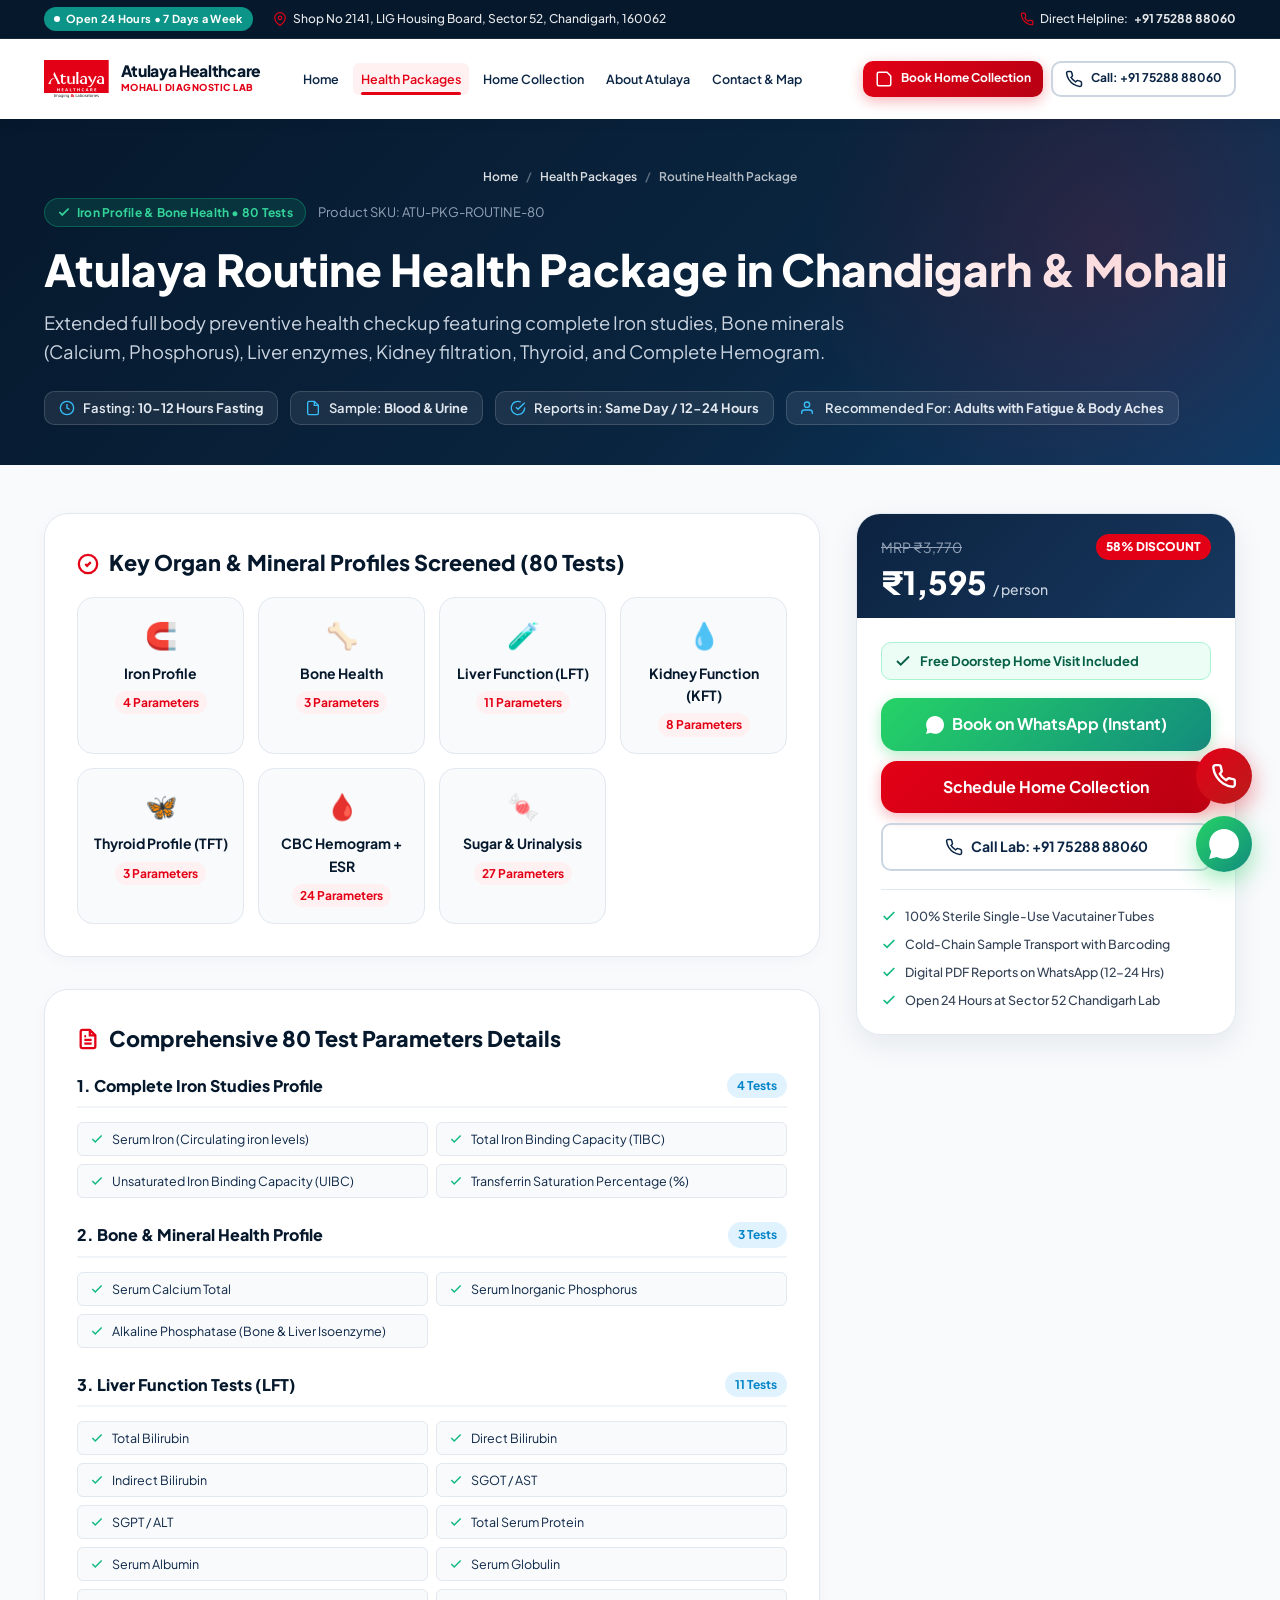
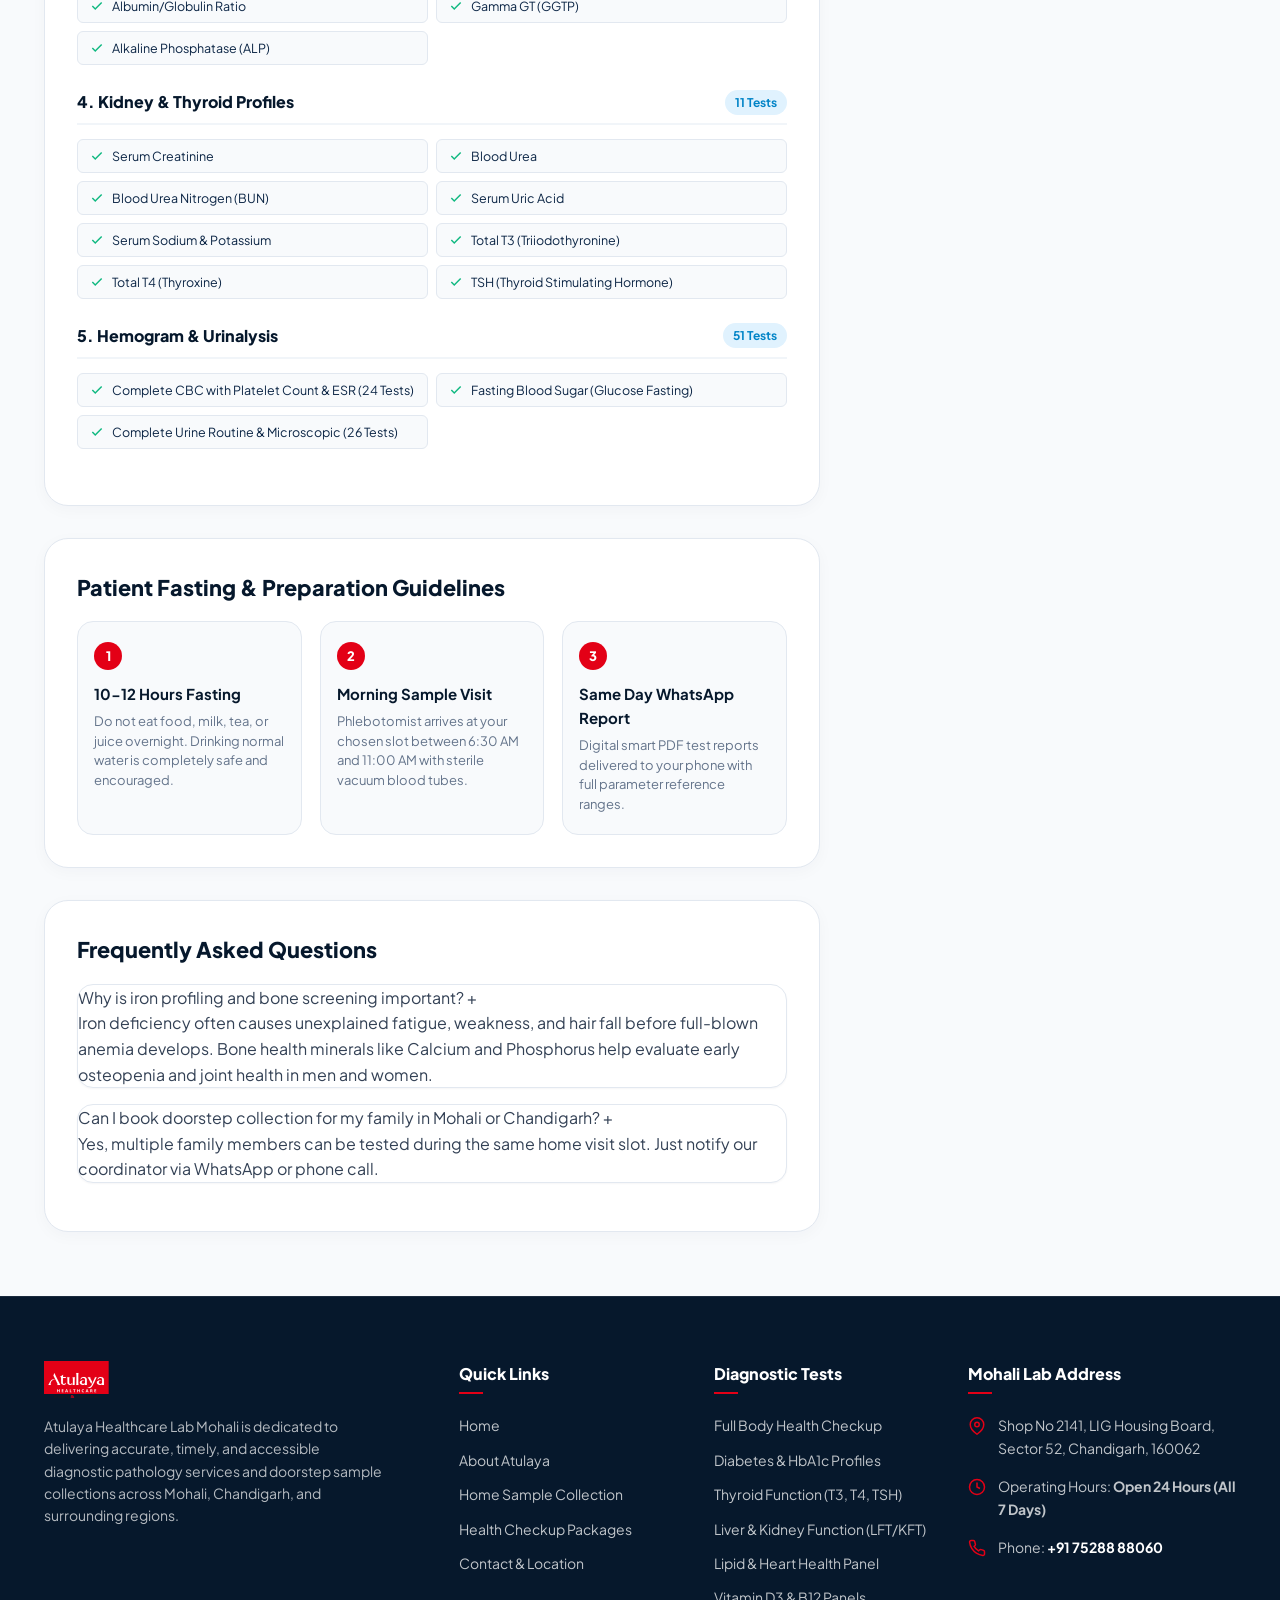
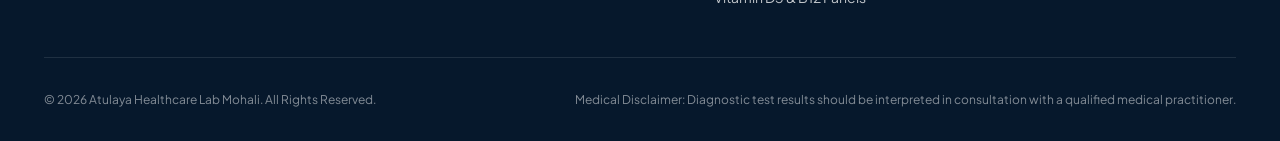
<file: packages/routine-health/index.html>
<!DOCTYPE html>
<html lang="en">
<head>
  <meta charset="UTF-8">
  <meta name="viewport" content="width=device-width, initial-scale=1.0">
  <title>Routine Health Checkup Package Chandigarh & Mohali | 80 Tests ₹1,595 | Atulaya Lab</title>
  <meta name="description" content="Book Atulaya Routine Health Package in Chandigarh & Mohali. Includes 80 vital tests: Iron Profile (4), Bone Minerals (3), LFT (11), KFT (8), Thyroid (3), CBC (24), Fasting Sugar & Urine (26). Free doorstep visit.">
  <meta name="keywords" content="routine health checkup Chandigarh, routine health package Mohali, iron profile test Chandigarh, bone health screening Mohali, full body checkup Sector 52 Chandigarh, Atulaya routine package">
  <link rel="canonical" href="https://atulayalabmohali.in/packages/routine-health/">
  
  <!-- Open Graph -->
  <meta property="og:type" content="product">
  <meta property="og:title" content="Routine Health Package | 80 Parameters | Atulaya Healthcare Lab">
  <meta property="og:description" content="80 comprehensive tests with Iron profile, Bone health, Liver, Kidney, Thyroid, CBC & Urine for ₹1,595. Free home sample collection.">
  <meta property="og:image" content="../../images/Atulaya_Logo.svg">
  <meta property="og:url" content="https://atulayalabmohali.in/packages/routine-health/">
  
  <!-- Favicon -->
  <link rel="icon" type="image/webp" href="../../images/atulaya-favicon.webp">
  
  <!-- Google Fonts: Plus Jakarta Sans -->
  <link rel="preconnect" href="https://fonts.googleapis.com">
  <link rel="preconnect" href="https://fonts.gstatic.com" crossorigin>
  <link href="https://fonts.googleapis.com/css2?family=Plus+Jakarta+Sans:wght@400;500;600;700;800&display=swap" rel="stylesheet">
  
  <!-- Main Stylesheet -->
  <link rel="stylesheet" href="../../css/style.css">

  <!-- Schema.org Structured Data -->
  <script type="application/ld+json">
  {
    "@context": "https://schema.org",
    "@graph": [
      {
        "@type": "MedicalBusiness",
        "@id": "https://atulayalabmohali.in/#organization",
        "name": "Atulaya Healthcare Lab Mohali",
        "image": "https://atulayalabmohali.in/images/Atulaya_Logo.svg",
        "url": "https://atulayalabmohali.in/",
        "telephone": "+917528888060",
        "priceRange": "₹₹",
        "address": {
          "@type": "PostalAddress",
          "streetAddress": "Shop No 2141, LIG Housing Board, Sector 52",
          "addressLocality": "Chandigarh",
          "addressRegion": "Chandigarh",
          "postalCode": "160062",
          "addressCountry": "IN"
        },
        "geo": {
          "@type": "GeoCoordinates",
          "latitude": 30.7064,
          "longitude": 76.7150
        }
      },
      {
        "@type": "Product",
        "name": "Atulaya Routine Health Package (80 Parameters)",
        "description": "Extended preventive health package including complete Iron Profile (Serum Iron, TIBC, UIBC, Transferrin), Bone & Mineral Profile, LFT, KFT, Thyroid, Hemogram, and Urine Routine.",
        "image": "https://atulayalabmohali.in/images/Atulaya_Logo.svg",
        "sku": "ATU-PKG-ROUTINE-80",
        "brand": {
          "@type": "Brand",
          "name": "Atulaya Healthcare"
        },
        "offers": {
          "@type": "Offer",
          "url": "https://atulayalabmohali.in/packages/routine-health/",
          "priceCurrency": "INR",
          "price": "1595",
          "priceValidUntil": "2027-12-31",
          "itemCondition": "https://schema.org/NewCondition",
          "availability": "https://schema.org/InStock",
          "seller": {
            "@id": "https://atulayalabmohali.in/#organization"
          }
        }
      },
      {
        "@type": "BreadcrumbList",
        "itemListElement": [
          {
            "@type": "ListItem",
            "position": 1,
            "name": "Home",
            "item": "https://atulayalabmohali.in/"
          },
          {
            "@type": "ListItem",
            "position": 2,
            "name": "Health Packages",
            "item": "https://atulayalabmohali.in/packages/"
          },
          {
            "@type": "ListItem",
            "position": 3,
            "name": "Routine Health Package",
            "item": "https://atulayalabmohali.in/packages/routine-health/"
          }
        ]
      },
      {
        "@type": "FAQPage",
        "mainEntity": [
          {
            "@type": "Question",
            "name": "What additional tests are in the Routine Package compared to the Basic Package?",
            "acceptedAnswer": {
              "@type": "Answer",
              "text": "The Routine Package adds an in-depth Iron Studies Profile (Serum Iron, TIBC, UIBC, Transferrin Saturation %) and Bone Health Minerals (Calcium Total, Phosphorus, Alkaline Phosphatase) to assess bone density, fatigue, and latent anemia."
            }
          },
          {
            "@type": "Question",
            "name": "How quickly do I receive reports in Chandigarh & Mohali?",
            "acceptedAnswer": {
              "@type": "Answer",
              "text": "Reports are generated within 12 to 24 hours and delivered in verified digital PDF format directly to your WhatsApp and email address."
            }
          }
        ]
      }
    ]
  }
  </script>
</head>
<body>

  <!-- Top Notification & Contact Bar -->
  <aside class="topbar" aria-label="Quick contact information">
    <div class="container">
      <div class="topbar-content">
        <div class="topbar-left">
          <span class="topbar-tag"><span class="pulse-dot"></span> Open 24 Hours • 7 Days a Week</span>
          <span class="topbar-item">
            <svg viewBox="0 0 24 24" fill="none" stroke="currentColor" stroke-width="2">
              <path d="M21 10c0 7-9 13-9 13s-9-6-9-13a9 9 0 0 1 18 0z"></path>
              <circle cx="12" cy="10" r="3"></circle>
            </svg>
            Shop No 2141, LIG Housing Board, Sector 52, Chandigarh, 160062
          </span>
        </div>
        <div class="topbar-right">
          <span class="topbar-item">
            <svg viewBox="0 0 24 24" fill="none" stroke="currentColor" stroke-width="2">
              <path
                d="M22 16.92v3a2 2 0 0 1-2.18 2 19.79 19.79 0 0 1-8.63-3.07 19.5 19.5 0 0 1-6-6 19.79 19.79 0 0 1-3.07-8.67A2 2 0 0 1 4.11 2h3a2 2 0 0 1 2 1.72 12.84 12.84 0 0 0 .7 2.81 2 2 0 0 1-.45 2.11L8.09 9.91a16 16 0 0 0 6 6l1.27-1.27a2 2 0 0 1 2.11-.45 12.84 12.84 0 0 0 2.81.7A2 2 0 0 1 22 16.92z">
              </path>
            </svg>
            Direct Helpline: <a href="tel:7528888060"><strong>+91 75288 88060</strong></a>
          </span>
        </div>
      </div>
    </div>
  </aside>

  <!-- Main Site Navigation Header -->
  <header class="site-header" role="banner">
    <div class="container">
      <div class="header-inner">
        <a href="../../" class="brand-logo" aria-label="Atulaya Healthcare Lab Mohali Home">
          <img src="../../images/Atulaya_Logo.svg" alt="Atulaya Healthcare Lab Logo" class="brand-logo-img" width="160"
            height="52">
          <div class="brand-title-group">
            <span class="brand-name">Atulaya Healthcare</span>
            <span class="brand-tagline">Mohali Diagnostic Lab</span>
          </div>
        </a>

        <!-- Mobile Quick Action Buttons & Animated Toggle -->
        <div class="header-mobile-actions">
          <a href="https://wa.me/917528888060" target="_blank" rel="noopener noreferrer" class="header-quick-btn wa"
            aria-label="WhatsApp Lab Coordinator">
            <svg viewBox="0 0 24 24" fill="currentColor">
              <path
                d="M.057 24l1.687-6.163c-1.041-1.804-1.588-3.849-1.587-5.946.003-6.556 5.338-11.891 11.893-11.891 3.181.001 6.167 1.24 8.413 3.488 2.245 2.248 3.481 5.236 3.48 8.414-.003 6.557-5.338 11.892-11.893 11.892-1.99-.001-3.951-.5-5.688-1.448l-6.305 1.654z" />
            </svg>
          </a>
          <a href="tel:7528888060" class="header-quick-btn call" aria-label="Call Mohali Lab">
            <svg viewBox="0 0 24 24" fill="none" stroke="currentColor" stroke-width="2.5">
              <path
                d="M22 16.92v3a2 2 0 0 1-2.18 2 19.79 19.79 0 0 1-8.63-3.07 19.5 19.5 0 0 1-6-6 19.79 19.79 0 0 1-3.07-8.67A2 2 0 0 1 4.11 2h3a2 2 0 0 1 2 1.72 12.84 12.84 0 0 0 .7 2.81 2 2 0 0 1-.45 2.11L8.09 9.91a16 16 0 0 0 6 6l1.27-1.27a2 2 0 0 1 2.11-.45 12.84 12.84 0 0 0 2.81.7A2 2 0 0 1 22 16.92z">
              </path>
            </svg>
          </a>
          <button class="mobile-toggle" aria-label="Toggle navigation menu" aria-expanded="false"
            aria-controls="primaryNav">
            <span></span>
            <span></span>
            <span></span>
          </button>
        </div>

        <!-- Slide-Out Mobile Navigation Drawer / Desktop Nav -->
        <nav class="main-nav" id="primaryNav" role="navigation" aria-label="Main Navigation">
          <!-- Mobile Drawer Header -->
          <div class="drawer-header-mobile">
            <div class="drawer-brand-group">
              <span class="drawer-brand-title">Atulaya Healthcare</span>
              <span class="drawer-status-pill">
                <span
                  style="width: 6px; height: 6px; background: #10b981; border-radius: 50%; display: inline-block;"></span>
                24/7 Mohali Lab Active
              </span>
            </div>
            <button type="button" class="drawer-close-btn" aria-label="Close navigation menu">
              <svg width="18" height="18" viewBox="0 0 24 24" fill="none" stroke="currentColor" stroke-width="2.5">
                <line x1="18" y1="6" x2="6" y2="18"></line>
                <line x1="6" y1="6" x2="18" y2="18"></line>
              </svg>
            </button>
          </div>

          <div class="drawer-content-scroll">
            <!-- Mobile 1-Tap WhatsApp Banner -->
            <a href="https://wa.me/917528888060" target="_blank" rel="noopener noreferrer" class="drawer-wa-banner">
              <span>
                <svg viewBox="0 0 24 24" fill="currentColor">
                  <path
                    d="M.057 24l1.687-6.163c-1.041-1.804-1.588-3.849-1.587-5.946.003-6.556 5.338-11.891 11.893-11.891 3.181.001 6.167 1.24 8.413 3.488 2.245 2.248 3.481 5.236 3.48 8.414-.003 6.557-5.338 11.892-11.893 11.892-1.99-.001-3.951-.5-5.688-1.448l-6.305 1.654z" />
                </svg>
                Instant WhatsApp Booking
              </span>
              <svg width="14" height="14" viewBox="0 0 24 24" fill="none" stroke="currentColor" stroke-width="2.5">
                <polyline points="9 18 15 12 9 6"></polyline>
              </svg>
            </a>

            <!-- Navigation Links -->
            <ul class="nav-links">
              <li>
                <a href="../../" class="nav-link">
                  <span class="nav-link-icon-box">
                    <svg viewBox="0 0 24 24" fill="none" stroke="currentColor" stroke-width="2">
                      <path d="M3 9l9-7 9 7v11a2 2 0 0 1-2 2H5a2 2 0 0 1-2-2z"></path>
                    </svg>
                  </span>
                  <span>Home</span>
                  <span class="nav-link-arrow">
                    <svg width="14" height="14" viewBox="0 0 24 24" fill="none" stroke="currentColor"
                      stroke-width="2.5">
                      <polyline points="9 18 15 12 9 6"></polyline>
                    </svg>
                  </span>
                </a>
              </li>
              <li>
                <a href="../" class="nav-link active">
                  <span class="nav-link-icon-box">
                    <svg viewBox="0 0 24 24" fill="none" stroke="currentColor" stroke-width="2">
                      <path
                        d="M21 16V8a2 2 0 0 0-1-1.73l-7-4a2 2 0 0 0-2 0l-7 4A2 2 0 0 0 3 8v8a2 2 0 0 0 1 1.73l7 4a2 2 0 0 0 2 0l7-4A2 2 0 0 0 21 16z">
                      </path>
                    </svg>
                  </span>
                  <span>Health Packages</span>
                  <span class="nav-link-badge">8 Packages</span>
                  <span class="nav-link-arrow">
                    <svg width="14" height="14" viewBox="0 0 24 24" fill="none" stroke="currentColor"
                      stroke-width="2.5">
                      <polyline points="9 18 15 12 9 6"></polyline>
                    </svg>
                  </span>
                </a>
              </li>
              <li>
                <a href="../../home-collection/" class="nav-link">
                  <span class="nav-link-icon-box">
                    <svg viewBox="0 0 24 24" fill="none" stroke="currentColor" stroke-width="2">
                      <path
                        d="M19 14c1.49-1.46 3-3.21 3-5.5A5.5 5.5 0 0 0 16.5 3c-1.76 0-3 .5-4.5 2-1.5-1.5-2.74-2-4.5-2A5.5 5.5 0 0 0 2 8.5c0 2.3 1.5 4.05 3 5.5l7 7Z">
                      </path>
                    </svg>
                  </span>
                  <span>Home Collection</span>
                  <span class="nav-link-badge green">Free Visit</span>
                  <span class="nav-link-arrow">
                    <svg width="14" height="14" viewBox="0 0 24 24" fill="none" stroke="currentColor"
                      stroke-width="2.5">
                      <polyline points="9 18 15 12 9 6"></polyline>
                    </svg>
                  </span>
                </a>
              </li>
              <li>
                <a href="../../about-us/" class="nav-link">
                  <span class="nav-link-icon-box">
                    <svg viewBox="0 0 24 24" fill="none" stroke="currentColor" stroke-width="2">
                      <circle cx="12" cy="12" r="10"></circle>
                      <line x1="12" y1="16" x2="12" y2="12"></line>
                      <line x1="12" y1="8" x2="12.01" y2="8"></line>
                    </svg>
                  </span>
                  <span>About Atulaya</span>
                  <span class="nav-link-arrow">
                    <svg width="14" height="14" viewBox="0 0 24 24" fill="none" stroke="currentColor"
                      stroke-width="2.5">
                      <polyline points="9 18 15 12 9 6"></polyline>
                    </svg>
                  </span>
                </a>
              </li>
              <li>
                <a href="../../contact-us/" class="nav-link">
                  <span class="nav-link-icon-box">
                    <svg viewBox="0 0 24 24" fill="none" stroke="currentColor" stroke-width="2">
                      <path d="M21 10c0 7-9 13-9 13s-9-6-9-13a9 9 0 0 1 18 0z"></path>
                      <circle cx="12" cy="10" r="3"></circle>
                    </svg>
                  </span>
                  <span>Contact & Map</span>
                  <span class="nav-link-arrow">
                    <svg width="14" height="14" viewBox="0 0 24 24" fill="none" stroke="currentColor"
                      stroke-width="2.5">
                      <polyline points="9 18 15 12 9 6"></polyline>
                    </svg>
                  </span>
                </a>
              </li>
            </ul>

            <!-- Fast Action Booking Buttons -->
            <div class="header-cta">
              <button type="button" class="btn btn-primary" data-open-modal data-service="Home Sample Collection">
                <svg class="btn-icon" viewBox="0 0 24 24" fill="none" stroke="currentColor" stroke-width="2">
                  <path d="M19 21H5a2 2 0 0 1-2-2V5a2 2 0 0 1 2-2h11l5 5v11a2 2 0 0 1-2 2z"></path>
                </svg>
                Book Home Collection
              </button>
              <a href="tel:7528888060" class="btn btn-outline">
                <svg class="btn-icon" viewBox="0 0 24 24" fill="none" stroke="currentColor" stroke-width="2">
                  <path
                    d="M22 16.92v3a2 2 0 0 1-2.18 2 19.79 19.79 0 0 1-8.63-3.07 19.5 19.5 0 0 1-6-6 19.79 19.79 0 0 1-3.07-8.67A2 2 0 0 1 4.11 2h3a2 2 0 0 1 2 1.72 12.84 12.84 0 0 0 .7 2.81 2 2 0 0 1-.45 2.11L8.09 9.91a16 16 0 0 0 6 6l1.27-1.27a2 2 0 0 1 2.11-.45 12.84 12.84 0 0 0 2.81.7A2 2 0 0 1 22 16.92z">
                  </path>
                </svg>
                Call: +91 75288 88060
              </a>
            </div>

            <!-- Drawer Footer Trust & Contact -->
            <div class="drawer-footer-card">
              <span class="drawer-footer-title">24/7 Mohali Lab Helpline</span>
              <a href="tel:7528888060" class="drawer-helpline-link">
                <svg viewBox="0 0 24 24" fill="currentColor">
                  <path
                    d="M22 16.92v3a2 2 0 0 1-2.18 2 19.79 19.79 0 0 1-8.63-3.07 19.5 19.5 0 0 1-6-6 19.79 19.79 0 0 1-3.07-8.67A2 2 0 0 1 4.11 2h3a2 2 0 0 1 2 1.72 12.84 12.84 0 0 0 .7 2.81 2 2 0 0 1-.45 2.11L8.09 9.91a16 16 0 0 0 6 6l1.27-1.27a2 2 0 0 1 2.11-.45 12.84 12.84 0 0 0 2.81.7A2 2 0 0 1 22 16.92z">
                  </path>
                </svg>
                +91 75288 88060
              </a>
              <span class="drawer-address-text">
                📍 Shop No 2141, LIG Housing Board, Sector 52, Chandigarh, 160062
              </span>
            </div>
          </div>
        </nav>
      </div>
    </div>
  </header>

  <!-- Package Hero Header -->
  <section class="pkg-page-hero" aria-label="Package Details Header">
    <div class="container">
      <nav class="breadcrumb" aria-label="Breadcrumb">
        <a href="../../">Home</a>
        <span class="breadcrumb-separator">/</span>
        <a href="../">Health Packages</a>
        <span class="breadcrumb-separator">/</span>
        <span>Routine Health Package</span>
      </nav>

      <div class="pkg-hero-top">
        <span class="pkg-verified-badge">
          <svg width="14" height="14" viewBox="0 0 24 24" fill="none" stroke="currentColor" stroke-width="3"><polyline points="20 6 9 17 4 12"></polyline></svg>
          Iron Profile & Bone Health • 80 Tests
        </span>
        <span style="color: #94a3b8; font-size: 13px;">Product SKU: ATU-PKG-ROUTINE-80</span>
      </div>

      <h1 class="pkg-hero-title">Atulaya Routine Health Package in Chandigarh & Mohali</h1>
      <p class="pkg-hero-subtitle">
        Extended full body preventive health checkup featuring complete Iron studies, Bone minerals (Calcium, Phosphorus), Liver enzymes, Kidney filtration, Thyroid, and Complete Hemogram.
      </p>

      <div class="pkg-meta-strip">
        <div class="pkg-meta-item">
          <svg viewBox="0 0 24 24" fill="none" stroke="currentColor" stroke-width="2"><circle cx="12" cy="12" r="10"></circle><polyline points="12 6 12 12 16 14"></polyline></svg>
          <span>Fasting: <strong>10-12 Hours Fasting</strong></span>
        </div>
        <div class="pkg-meta-item">
          <svg viewBox="0 0 24 24" fill="none" stroke="currentColor" stroke-width="2"><path d="M14 2H6a2 2 0 0 0-2 2v16a2 2 0 0 0 2 2h12a2 2 0 0 0 2-2V8z"></path><polyline points="14 2 14 8 20 8"></polyline></svg>
          <span>Sample: <strong>Blood & Urine</strong></span>
        </div>
        <div class="pkg-meta-item">
          <svg viewBox="0 0 24 24" fill="none" stroke="currentColor" stroke-width="2"><path d="M22 11.08V12a10 10 0 1 1-5.93-9.14"></path><polyline points="22 4 12 14.01 9 11.01"></polyline></svg>
          <span>Reports in: <strong>Same Day / 12-24 Hours</strong></span>
        </div>
        <div class="pkg-meta-item">
          <svg viewBox="0 0 24 24" fill="none" stroke="currentColor" stroke-width="2"><path d="M17 21v-2a4 4 0 0 0-4-4H5a4 4 0 0 0-4 4v2"></path><circle cx="9" cy="7" r="4"></circle></svg>
          <span>Recommended For: <strong>Adults with Fatigue & Body Aches</strong></span>
        </div>
      </div>
    </div>
  </section>

  <!-- Main Content Layout -->
  <main id="main-content" class="pkg-content-wrap">
    <div class="container">
      <div class="pkg-layout-grid">
        
        <!-- Left Main Column -->
        <div class="pkg-main-col">
          
          <!-- Organ Systems Overview -->
          <section class="pkg-card-box" aria-label="Organ Systems Screened">
            <h2 class="pkg-card-title">
              <svg width="22" height="22" viewBox="0 0 24 24" fill="none" stroke="#e30016" stroke-width="2.5"><circle cx="12" cy="12" r="10"></circle><path d="m9 12 2 2 4-4"></path></svg>
              Key Organ & Mineral Profiles Screened (80 Tests)
            </h2>
            <div class="pkg-organ-grid">
              <div class="pkg-organ-card">
                <div class="pkg-organ-icon">🧲</div>
                <div class="pkg-organ-name">Iron Profile</div>
                <span class="pkg-organ-count">4 Parameters</span>
              </div>
              <div class="pkg-organ-card">
                <div class="pkg-organ-icon">🦴</div>
                <div class="pkg-organ-name">Bone Health</div>
                <span class="pkg-organ-count">3 Parameters</span>
              </div>
              <div class="pkg-organ-card">
                <div class="pkg-organ-icon">🧪</div>
                <div class="pkg-organ-name">Liver Function (LFT)</div>
                <span class="pkg-organ-count">11 Parameters</span>
              </div>
              <div class="pkg-organ-card">
                <div class="pkg-organ-icon">💧</div>
                <div class="pkg-organ-name">Kidney Function (KFT)</div>
                <span class="pkg-organ-count">8 Parameters</span>
              </div>
              <div class="pkg-organ-card">
                <div class="pkg-organ-icon">🦋</div>
                <div class="pkg-organ-name">Thyroid Profile (TFT)</div>
                <span class="pkg-organ-count">3 Parameters</span>
              </div>
              <div class="pkg-organ-card">
                <div class="pkg-organ-icon">🩸</div>
                <div class="pkg-organ-name">CBC Hemogram + ESR</div>
                <span class="pkg-organ-count">24 Parameters</span>
              </div>
              <div class="pkg-organ-card">
                <div class="pkg-organ-icon">🍬</div>
                <div class="pkg-organ-name">Sugar & Urinalysis</div>
                <span class="pkg-organ-count">27 Parameters</span>
              </div>
            </div>
          </section>

          <!-- Complete 80 Tests Breakdown -->
          <section class="pkg-card-box" aria-label="Detailed Test Parameter Breakdown">
            <h2 class="pkg-card-title">
              <svg width="22" height="22" viewBox="0 0 24 24" fill="none" stroke="#e30016" stroke-width="2.5"><path d="M14 2H6a2 2 0 0 0-2 2v16a2 2 0 0 0 2 2h12a2 2 0 0 0 2-2V8z"></path><polyline points="14 2 14 8 20 8"></polyline><line x1="16" y1="13" x2="8" y2="13"></line><line x1="16" y1="17" x2="8" y2="17"></line><polyline points="10 9 9 9 8 9"></polyline></svg>
              Comprehensive 80 Test Parameters Details
            </h2>

            <!-- Category 1: Iron Profile -->
            <div class="param-category-block">
              <div class="pkg-cat-header">
                <span class="pkg-cat-title">1. Complete Iron Studies Profile</span>
                <span class="pkg-cat-badge">4 Tests</span>
              </div>
              <div class="param-chips-grid">
                <div class="param-chip-item"><svg viewBox="0 0 24 24" fill="none" stroke="currentColor" stroke-width="2.5"><polyline points="20 6 9 17 4 12"></polyline></svg><span>Serum Iron (Circulating iron levels)</span></div>
                <div class="param-chip-item"><svg viewBox="0 0 24 24" fill="none" stroke="currentColor" stroke-width="2.5"><polyline points="20 6 9 17 4 12"></polyline></svg><span>Total Iron Binding Capacity (TIBC)</span></div>
                <div class="param-chip-item"><svg viewBox="0 0 24 24" fill="none" stroke="currentColor" stroke-width="2.5"><polyline points="20 6 9 17 4 12"></polyline></svg><span>Unsaturated Iron Binding Capacity (UIBC)</span></div>
                <div class="param-chip-item"><svg viewBox="0 0 24 24" fill="none" stroke="currentColor" stroke-width="2.5"><polyline points="20 6 9 17 4 12"></polyline></svg><span>Transferrin Saturation Percentage (%)</span></div>
              </div>
            </div>

            <!-- Category 2: Bone Health -->
            <div class="param-category-block">
              <div class="pkg-cat-header">
                <span class="pkg-cat-title">2. Bone & Mineral Health Profile</span>
                <span class="pkg-cat-badge">3 Tests</span>
              </div>
              <div class="param-chips-grid">
                <div class="param-chip-item"><svg viewBox="0 0 24 24" fill="none" stroke="currentColor" stroke-width="2.5"><polyline points="20 6 9 17 4 12"></polyline></svg><span>Serum Calcium Total</span></div>
                <div class="param-chip-item"><svg viewBox="0 0 24 24" fill="none" stroke="currentColor" stroke-width="2.5"><polyline points="20 6 9 17 4 12"></polyline></svg><span>Serum Inorganic Phosphorus</span></div>
                <div class="param-chip-item"><svg viewBox="0 0 24 24" fill="none" stroke="currentColor" stroke-width="2.5"><polyline points="20 6 9 17 4 12"></polyline></svg><span>Alkaline Phosphatase (Bone & Liver Isoenzyme)</span></div>
              </div>
            </div>

            <!-- Category 3: LFT -->
            <div class="param-category-block">
              <div class="pkg-cat-header">
                <span class="pkg-cat-title">3. Liver Function Tests (LFT)</span>
                <span class="pkg-cat-badge">11 Tests</span>
              </div>
              <div class="param-chips-grid">
                <div class="param-chip-item"><svg viewBox="0 0 24 24" fill="none" stroke="currentColor" stroke-width="2.5"><polyline points="20 6 9 17 4 12"></polyline></svg><span>Total Bilirubin</span></div>
                <div class="param-chip-item"><svg viewBox="0 0 24 24" fill="none" stroke="currentColor" stroke-width="2.5"><polyline points="20 6 9 17 4 12"></polyline></svg><span>Direct Bilirubin</span></div>
                <div class="param-chip-item"><svg viewBox="0 0 24 24" fill="none" stroke="currentColor" stroke-width="2.5"><polyline points="20 6 9 17 4 12"></polyline></svg><span>Indirect Bilirubin</span></div>
                <div class="param-chip-item"><svg viewBox="0 0 24 24" fill="none" stroke="currentColor" stroke-width="2.5"><polyline points="20 6 9 17 4 12"></polyline></svg><span>SGOT / AST</span></div>
                <div class="param-chip-item"><svg viewBox="0 0 24 24" fill="none" stroke="currentColor" stroke-width="2.5"><polyline points="20 6 9 17 4 12"></polyline></svg><span>SGPT / ALT</span></div>
                <div class="param-chip-item"><svg viewBox="0 0 24 24" fill="none" stroke="currentColor" stroke-width="2.5"><polyline points="20 6 9 17 4 12"></polyline></svg><span>Total Serum Protein</span></div>
                <div class="param-chip-item"><svg viewBox="0 0 24 24" fill="none" stroke="currentColor" stroke-width="2.5"><polyline points="20 6 9 17 4 12"></polyline></svg><span>Serum Albumin</span></div>
                <div class="param-chip-item"><svg viewBox="0 0 24 24" fill="none" stroke="currentColor" stroke-width="2.5"><polyline points="20 6 9 17 4 12"></polyline></svg><span>Serum Globulin</span></div>
                <div class="param-chip-item"><svg viewBox="0 0 24 24" fill="none" stroke="currentColor" stroke-width="2.5"><polyline points="20 6 9 17 4 12"></polyline></svg><span>Albumin/Globulin Ratio</span></div>
                <div class="param-chip-item"><svg viewBox="0 0 24 24" fill="none" stroke="currentColor" stroke-width="2.5"><polyline points="20 6 9 17 4 12"></polyline></svg><span>Gamma GT (GGTP)</span></div>
                <div class="param-chip-item"><svg viewBox="0 0 24 24" fill="none" stroke="currentColor" stroke-width="2.5"><polyline points="20 6 9 17 4 12"></polyline></svg><span>Alkaline Phosphatase (ALP)</span></div>
              </div>
            </div>

            <!-- Category 4: Kidney & Thyroid -->
            <div class="param-category-block">
              <div class="pkg-cat-header">
                <span class="pkg-cat-title">4. Kidney & Thyroid Profiles</span>
                <span class="pkg-cat-badge">11 Tests</span>
              </div>
              <div class="param-chips-grid">
                <div class="param-chip-item"><svg viewBox="0 0 24 24" fill="none" stroke="currentColor" stroke-width="2.5"><polyline points="20 6 9 17 4 12"></polyline></svg><span>Serum Creatinine</span></div>
                <div class="param-chip-item"><svg viewBox="0 0 24 24" fill="none" stroke="currentColor" stroke-width="2.5"><polyline points="20 6 9 17 4 12"></polyline></svg><span>Blood Urea</span></div>
                <div class="param-chip-item"><svg viewBox="0 0 24 24" fill="none" stroke="currentColor" stroke-width="2.5"><polyline points="20 6 9 17 4 12"></polyline></svg><span>Blood Urea Nitrogen (BUN)</span></div>
                <div class="param-chip-item"><svg viewBox="0 0 24 24" fill="none" stroke="currentColor" stroke-width="2.5"><polyline points="20 6 9 17 4 12"></polyline></svg><span>Serum Uric Acid</span></div>
                <div class="param-chip-item"><svg viewBox="0 0 24 24" fill="none" stroke="currentColor" stroke-width="2.5"><polyline points="20 6 9 17 4 12"></polyline></svg><span>Serum Sodium & Potassium</span></div>
                <div class="param-chip-item"><svg viewBox="0 0 24 24" fill="none" stroke="currentColor" stroke-width="2.5"><polyline points="20 6 9 17 4 12"></polyline></svg><span>Total T3 (Triiodothyronine)</span></div>
                <div class="param-chip-item"><svg viewBox="0 0 24 24" fill="none" stroke="currentColor" stroke-width="2.5"><polyline points="20 6 9 17 4 12"></polyline></svg><span>Total T4 (Thyroxine)</span></div>
                <div class="param-chip-item"><svg viewBox="0 0 24 24" fill="none" stroke="currentColor" stroke-width="2.5"><polyline points="20 6 9 17 4 12"></polyline></svg><span>TSH (Thyroid Stimulating Hormone)</span></div>
              </div>
            </div>

            <!-- Category 5: CBC & Urine -->
            <div class="param-category-block">
              <div class="pkg-cat-header">
                <span class="pkg-cat-title">5. Hemogram & Urinalysis</span>
                <span class="pkg-cat-badge">51 Tests</span>
              </div>
              <div class="param-chips-grid">
                <div class="param-chip-item"><svg viewBox="0 0 24 24" fill="none" stroke="currentColor" stroke-width="2.5"><polyline points="20 6 9 17 4 12"></polyline></svg><span>Complete CBC with Platelet Count & ESR (24 Tests)</span></div>
                <div class="param-chip-item"><svg viewBox="0 0 24 24" fill="none" stroke="currentColor" stroke-width="2.5"><polyline points="20 6 9 17 4 12"></polyline></svg><span>Fasting Blood Sugar (Glucose Fasting)</span></div>
                <div class="param-chip-item"><svg viewBox="0 0 24 24" fill="none" stroke="currentColor" stroke-width="2.5"><polyline points="20 6 9 17 4 12"></polyline></svg><span>Complete Urine Routine & Microscopic (26 Tests)</span></div>
              </div>
            </div>
          </section>

          <!-- Preparation Guidelines -->
          <section class="pkg-card-box" aria-label="Preparation Guidelines">
            <h2 class="pkg-card-title">Patient Fasting & Preparation Guidelines</h2>
            <div class="pkg-steps-grid">
              <div class="pkg-step-card">
                <div class="pkg-step-num">1</div>
                <div class="pkg-step-title">10-12 Hours Fasting</div>
                <div class="pkg-step-desc">Do not eat food, milk, tea, or juice overnight. Drinking normal water is completely safe and encouraged.</div>
              </div>
              <div class="pkg-step-card">
                <div class="pkg-step-num">2</div>
                <div class="pkg-step-title">Morning Sample Visit</div>
                <div class="pkg-step-desc">Phlebotomist arrives at your chosen slot between 6:30 AM and 11:00 AM with sterile vacuum blood tubes.</div>
              </div>
              <div class="pkg-step-card">
                <div class="pkg-step-num">3</div>
                <div class="pkg-step-title">Same Day WhatsApp Report</div>
                <div class="pkg-step-desc">Digital smart PDF test reports delivered to your phone with full parameter reference ranges.</div>
              </div>
            </div>
          </section>

          <!-- FAQs -->
          <section class="pkg-card-box" aria-label="Frequently Asked Questions">
            <h2 class="pkg-card-title">Frequently Asked Questions</h2>
            <div class="faq-list">
              <div class="faq-item">
                <button class="faq-question" type="button" aria-expanded="false">
                  <span>Why is iron profiling and bone screening important?</span>
                  <span class="faq-toggle-icon">+</span>
                </button>
                <div class="faq-answer">
                  <p>Iron deficiency often causes unexplained fatigue, weakness, and hair fall before full-blown anemia develops. Bone health minerals like Calcium and Phosphorus help evaluate early osteopenia and joint health in men and women.</p>
                </div>
              </div>
              <div class="faq-item">
                <button class="faq-question" type="button" aria-expanded="false">
                  <span>Can I book doorstep collection for my family in Mohali or Chandigarh?</span>
                  <span class="faq-toggle-icon">+</span>
                </button>
                <div class="faq-answer">
                  <p>Yes, multiple family members can be tested during the same home visit slot. Just notify our coordinator via WhatsApp or phone call.</p>
                </div>
              </div>
            </div>
          </section>

        </div>

        <!-- Right Sticky Sidebar Column -->
        <aside class="pkg-sidebar-col" aria-label="Book This Package">
          <div class="pkg-sidebar-card">
            <div class="pkg-sidebar-header">
              <div class="pkg-price-badge-row">
                <span class="pkg-sidebar-mrp">MRP ₹3,770</span>
                <span class="pkg-sidebar-discount">58% DISCOUNT</span>
              </div>
              <div class="pkg-sidebar-price">
                ₹1,595 <small>/ person</small>
              </div>
            </div>

            <div class="pkg-sidebar-body">
              <div class="pkg-free-visit-pill">
                <svg width="18" height="18" viewBox="0 0 24 24" fill="none" stroke="currentColor" stroke-width="2.5"><polyline points="20 6 9 17 4 12"></polyline></svg>
                <span>Free Doorstep Home Visit Included</span>
              </div>

              <div class="pkg-cta-btns">
                <button type="button" class="btn btn-whatsapp btn-lg" onclick="openWhatsAppBooking('Atulaya Routine Health Package', '₹1,595')">
                  <svg class="btn-icon" viewBox="0 0 24 24" fill="currentColor"><path d="M.057 24l1.687-6.163c-1.041-1.804-1.588-3.849-1.587-5.946.003-6.556 5.338-11.891 11.893-11.891 3.181.001 6.167 1.24 8.413 3.488 2.245 2.248 3.481 5.236 3.48 8.414-.003 6.557-5.338 11.892-11.893 11.892-1.99-.001-3.951-.5-5.688-1.448l-6.305 1.654z"/></svg>
                  Book on WhatsApp (Instant)
                </button>
                <button type="button" class="btn btn-primary btn-lg" data-open-modal data-service="Atulaya Routine Health Package (₹1,595)">
                  Schedule Home Collection
                </button>
                <a href="tel:7528888060" class="btn btn-outline">
                  <svg class="btn-icon" viewBox="0 0 24 24" fill="none" stroke="currentColor" stroke-width="2"><path d="M22 16.92v3a2 2 0 0 1-2.18 2 19.79 19.79 0 0 1-8.63-3.07 19.5 19.5 0 0 1-6-6 19.79 19.79 0 0 1-3.07-8.67A2 2 0 0 1 4.11 2h3a2 2 0 0 1 2 1.72 12.84 12.84 0 0 0 .7 2.81 2 2 0 0 1-.45 2.11L8.09 9.91a16 16 0 0 0 6 6l1.27-1.27a2 2 0 0 1 2.11-.45 12.84 12.84 0 0 0 2.81.7A2 2 0 0 1 22 16.92z"></path></svg>
                  Call Lab: +91 75288 88060
                </a>
              </div>

              <ul class="pkg-trust-bullets">
                <li class="pkg-trust-bullet">
                  <svg viewBox="0 0 24 24" fill="none" stroke="currentColor" stroke-width="2.5"><polyline points="20 6 9 17 4 12"></polyline></svg>
                  <span>100% Sterile Single-Use Vacutainer Tubes</span>
                </li>
                <li class="pkg-trust-bullet">
                  <svg viewBox="0 0 24 24" fill="none" stroke="currentColor" stroke-width="2.5"><polyline points="20 6 9 17 4 12"></polyline></svg>
                  <span>Cold-Chain Sample Transport with Barcoding</span>
                </li>
                <li class="pkg-trust-bullet">
                  <svg viewBox="0 0 24 24" fill="none" stroke="currentColor" stroke-width="2.5"><polyline points="20 6 9 17 4 12"></polyline></svg>
                  <span>Digital PDF Reports on WhatsApp (12-24 Hrs)</span>
                </li>
                <li class="pkg-trust-bullet">
                  <svg viewBox="0 0 24 24" fill="none" stroke="currentColor" stroke-width="2.5"><polyline points="20 6 9 17 4 12"></polyline></svg>
                  <span>Open 24 Hours at Sector 52 Chandigarh Lab</span>
                </li>
              </ul>
            </div>
          </div>
        </aside>

      </div>
    </div>
  </main>

  <!-- Site Footer -->
  <footer class="site-footer" role="contentinfo">
    <div class="container">
      <div class="footer-grid">
        <!-- Col 1: Brand Info -->
        <div class="footer-brand">
          <a href="../../" class="brand-logo" style="margin-bottom: var(--space-3);">
            <img src="../../images/Atulaya_Logo.svg" alt="Atulaya Healthcare Lab" class="brand-logo-img" width="160"
              height="52">
          </a>
          <p>
            Atulaya Healthcare Lab Mohali is dedicated to delivering accurate, timely, and accessible diagnostic
            pathology services and doorstep sample collections across Mohali, Chandigarh, and surrounding regions.
          </p>
        </div>

        <!-- Col 2: Quick Links -->
        <div>
          <h4 class="footer-heading">Quick Links</h4>
          <ul class="footer-links">
            <li><a href="../../">Home</a></li>
            <li><a href="../../about-us/">About Atulaya</a></li>
            <li><a href="../../home-collection/">Home Sample Collection</a></li>
            <li><a href="../">Health Checkup Packages</a></li>
            <li><a href="../../contact-us/">Contact & Location</a></li>
          </ul>
        </div>

        <!-- Col 3: Test Categories -->
        <div>
          <h4 class="footer-heading">Diagnostic Tests</h4>
          <ul class="footer-links">
            <li><a href="../advanced-full-body/">Full Body Health Checkup</a></li>
            <li><a href="../diabetes-heart/">Diabetes & HbA1c Profiles</a></li>
            <li><a href="../basic-health/">Thyroid Function (T3, T4, TSH)</a></li>
            <li><a href="../routine-health/">Liver & Kidney Function (LFT/KFT)</a></li>
            <li><a href="../complete-full-body/">Lipid & Heart Health Panel</a></li>
            <li><a href="../advanced-full-body/">Vitamin D3 & B12 Panels</a></li>
          </ul>
        </div>

        <!-- Col 4: Official Contact -->
        <div>
          <h4 class="footer-heading">Mohali Lab Address</h4>
          <div class="footer-contact-item">
            <svg viewBox="0 0 24 24" fill="none" stroke="currentColor" stroke-width="2">
              <path d="M21 10c0 7-9 13-9 13s-9-6-9-13a9 9 0 0 1 18 0z"></path>
              <circle cx="12" cy="10" r="3"></circle>
            </svg>
            <span>Shop No 2141, LIG Housing Board, Sector 52, Chandigarh, 160062</span>
          </div>
          <div class="footer-contact-item">
            <svg viewBox="0 0 24 24" fill="none" stroke="currentColor" stroke-width="2">
              <circle cx="12" cy="12" r="10"></circle>
              <polyline points="12 6 12 12 16 14"></polyline>
            </svg>
            <span>Operating Hours: <strong>Open 24 Hours (All 7 Days)</strong></span>
          </div>
          <div class="footer-contact-item">
            <svg viewBox="0 0 24 24" fill="none" stroke="currentColor" stroke-width="2">
              <path
                d="M22 16.92v3a2 2 0 0 1-2.18 2 19.79 19.79 0 0 1-8.63-3.07 19.5 19.5 0 0 1-6-6 19.79 19.79 0 0 1-3.07-8.67A2 2 0 0 1 4.11 2h3a2 2 0 0 1 2 1.72 12.84 12.84 0 0 0 .7 2.81 2 2 0 0 1-.45 2.11L8.09 9.91a16 16 0 0 0 6 6l1.27-1.27a2 2 0 0 1 2.11-.45 12.84 12.84 0 0 0 2.81.7A2 2 0 0 1 22 16.92z">
              </path>
            </svg>
            <span>Phone: <a href="tel:7528888060" style="color: #fff; font-weight: 700;">+91 75288 88060</a></span>
          </div>
        </div>
      </div>

      <div class="footer-bottom">
        <p>&copy; 2026 Atulaya Healthcare Lab Mohali. All Rights Reserved.</p>
        <p>Medical Disclaimer: Diagnostic test results should be interpreted in consultation with a qualified medical
          practitioner.</p>
      </div>
    </div>
  </footer>

  <!-- Sticky Mobile Action Bar -->
  <aside class="mobile-bottom-bar" aria-label="Quick mobile actions">
    <div class="mobile-bottom-inner">
      <a href="tel:7528888060" class="mobile-action-btn call">
        <svg viewBox="0 0 24 24" fill="none" stroke="currentColor" stroke-width="2">
          <path
            d="M22 16.92v3a2 2 0 0 1-2.18 2 19.79 19.79 0 0 1-8.63-3.07 19.5 19.5 0 0 1-6-6 19.79 19.79 0 0 1-3.07-8.67A2 2 0 0 1 4.11 2h3a2 2 0 0 1 2 1.72 12.84 12.84 0 0 0 .7 2.81 2 2 0 0 1-.45 2.11L8.09 9.91a16 16 0 0 0 6 6l1.27-1.27a2 2 0 0 1 2.11-.45 12.84 12.84 0 0 0 2.81.7A2 2 0 0 1 22 16.92z">
          </path>
        </svg>
        Call Now
      </a>
      <a href="https://wa.me/917528888060" target="_blank" rel="noopener noreferrer" class="mobile-action-btn whatsapp">
        <svg viewBox="0 0 24 24" fill="none" stroke="currentColor" stroke-width="2">
          <path
            d="M21 11.5a8.38 8.38 0 0 1-.9 3.8 8.5 8.5 0 0 1-7.6 4.7 8.38 8.38 0 0 1-3.8-.9L3 21l1.9-5.7a8.38 8.38 0 0 1-.9-3.8 8.5 8.5 0 0 1 4.7-7.6 8.38 8.38 0 0 1 3.8-.9h.5a8.48 8.48 0 0 1 8 8v.5z">
          </path>
        </svg>
        WhatsApp
      </a>
      <button class="mobile-action-btn book" data-open-modal data-service="Senior Citizen Comprehensive Care (₹2,995)">
        <svg viewBox="0 0 24 24" fill="none" stroke="currentColor" stroke-width="2">
          <path d="M19 21H5a2 2 0 0 1-2-2V5a2 2 0 0 1 2-2h11l5 5v11a2 2 0 0 1-2 2z"></path>
        </svg>
        Book Collection
      </button>
    </div>
  </aside>

  <!-- Global Booking Modal -->
  <div class="modal-overlay" id="bookingModal" role="dialog" aria-modal="true" aria-labelledby="modalTitle">
    <div class="modal-dialog">
      <button class="modal-close-btn" aria-label="Close dialog">
        <svg width="18" height="18" viewBox="0 0 24 24" fill="none" stroke="currentColor" stroke-width="2">
          <line x1="18" y1="6" x2="6" y2="18"></line>
          <line x1="6" y1="6" x2="18" y2="18"></line>
        </svg>
      </button>
      <h3 class="modal-title" id="modalTitle">Book Diagnostic Test / Home Collection</h3>
      <p class="modal-desc">Fill out your contact details. Our Mohali phlebotomy coordinator will confirm your time slot
        promptly.</p>

      <form class="booking-form" data-ajax-form>
        <div class="form-group">
          <label for="modalName">Full Name *</label>
          <input type="text" id="modalName" name="patient_name" placeholder="Patient's Full Name" required>
        </div>

        <div class="form-row">
          <div class="form-group">
            <label for="modalPhone">Phone Number *</label>
            <input type="tel" id="modalPhone" name="phone_number" placeholder="10-digit mobile" pattern="[0-9]{10}"
              required>
          </div>
          <div class="form-group">
            <label for="modalService">Select Test / Package *</label>
            <select id="modalService" name="selected_service" required>
              <option value="Senior Citizen Comprehensive" selected>Senior Citizen Comprehensive</option>
              <option value="Advanced Full Body Checkup">Advanced Full Body Checkup</option>
              <option value="Basic Health Package">Basic Health Package</option>
              <option value="Routine Health Package">Routine Health Package</option>
              <option value="Complete Health Package (Ayushmant Gold)">Complete Health Package (Ayushmant Gold)</option>
              <option value="Diabetes Evaluation Package">Diabetes Evaluation Package</option>
              <option value="Women's Wellness Profile">Women's Wellness Profile</option>
              <option value="Fever & Infection Profile">Fever & Infection Profile</option>
              <option value="Home Sample Collection">Home Sample Collection</option>
              <option value="Thyroid Profile (T3, T4, TSH)">Thyroid Profile</option>
              <option value="Liver Function Test (LFT)">Liver Function Test (LFT)</option>
              <option value="Kidney Function Test (KFT)">Kidney Function Test (KFT)</option>
              <option value="Vitamin D3 & B12 Panel">Vitamin D3 & B12 Panel</option>
              <option value="CBC and Routine Blood Tests">CBC / Routine Blood Test</option>
            </select>
          </div>
        </div>

        <div class="form-group">
          <label for="modalAddress">Address / Sector (Mohali / Chandigarh) *</label>
          <input type="text" id="modalAddress" name="address" placeholder="e.g. House No., Sector or Phase" required>
        </div>

        <div class="form-group">
          <label for="modalDate">Preferred Date & Time Slot</label>
          <input type="text" id="modalDate" name="preferred_slot" placeholder="e.g. Tomorrow 7:00 AM (Fasting)">
        </div>

        <button type="submit" class="btn btn-primary" style="width: 100%; padding: 14px; margin-top: var(--space-2);">
          Confirm Test Booking Request
        </button>

        <div class="form-guarantee">
          <svg viewBox="0 0 24 24" fill="none" stroke="currentColor" stroke-width="2">
            <path d="M12 22s8-4 8-10V5l-8-3-8 3v7c0 6 8 10 8 10z"></path>
          </svg>
          Direct lab confirmation • No spam guarantee
        </div>
      </form>
    </div>
  </div>

  <!-- Floating WhatsApp Concierge Drawer -->
    <!-- Floating Direct Quick Contact Action Buttons -->
  <aside class="floating-actions-wrap" aria-label="Quick Contact Floating Actions">
    <a href="tel:7528888060" class="floating-action-btn floating-call-btn" aria-label="Call Atulaya Lab +91 75288 88060">
      <svg viewBox="0 0 24 24" fill="none" stroke="currentColor" stroke-width="2.2" stroke-linecap="round" stroke-linejoin="round">
        <path d="M22 16.92v3a2 2 0 0 1-2.18 2 19.79 19.79 0 0 1-8.63-3.07 19.5 19.5 0 0 1-6-6 19.79 19.79 0 0 1-3.07-8.67A2 2 0 0 1 4.11 2h3a2 2 0 0 1 2 1.72 12.84 12.84 0 0 0 .7 2.81 2 2 0 0 1-.45 2.11L8.09 9.91a16 16 0 0 0 6 6l1.27-1.27a2 2 0 0 1 2.11-.45 12.84 12.84 0 0 0 2.81.7A2 2 0 0 1 22 16.92z"></path>
      </svg>
      <span class="floating-tooltip">Call: +91 75288 88060</span>
    </a>
    <a href="https://wa.me/917528888060?text=Hello%20Atulaya%20Healthcare%20Lab%20Mohali,%20I%20would%20like%20to%20inquire%20about%20blood%20tests%20and%20home%20sample%20collection." target="_blank" rel="noopener noreferrer" class="floating-action-btn floating-whatsapp-btn" aria-label="WhatsApp Atulaya Lab">
      <svg viewBox="0 0 24 24" fill="currentColor">
        <path d="M.057 24l1.687-6.163c-1.041-1.804-1.588-3.849-1.587-5.946.003-6.556 5.338-11.891 11.893-11.891 3.181.001 6.167 1.24 8.413 3.488 2.245 2.248 3.481 5.236 3.48 8.414-.003 6.557-5.338 11.892-11.893 11.892-1.99-.001-3.951-.5-5.688-1.448l-6.305 1.654z"/>
      </svg>
      <span class="floating-tooltip">Chat on WhatsApp</span>
    </a>
  </aside>

  <script src="../../js/main.js"></script>
</body>

</html>
</file>
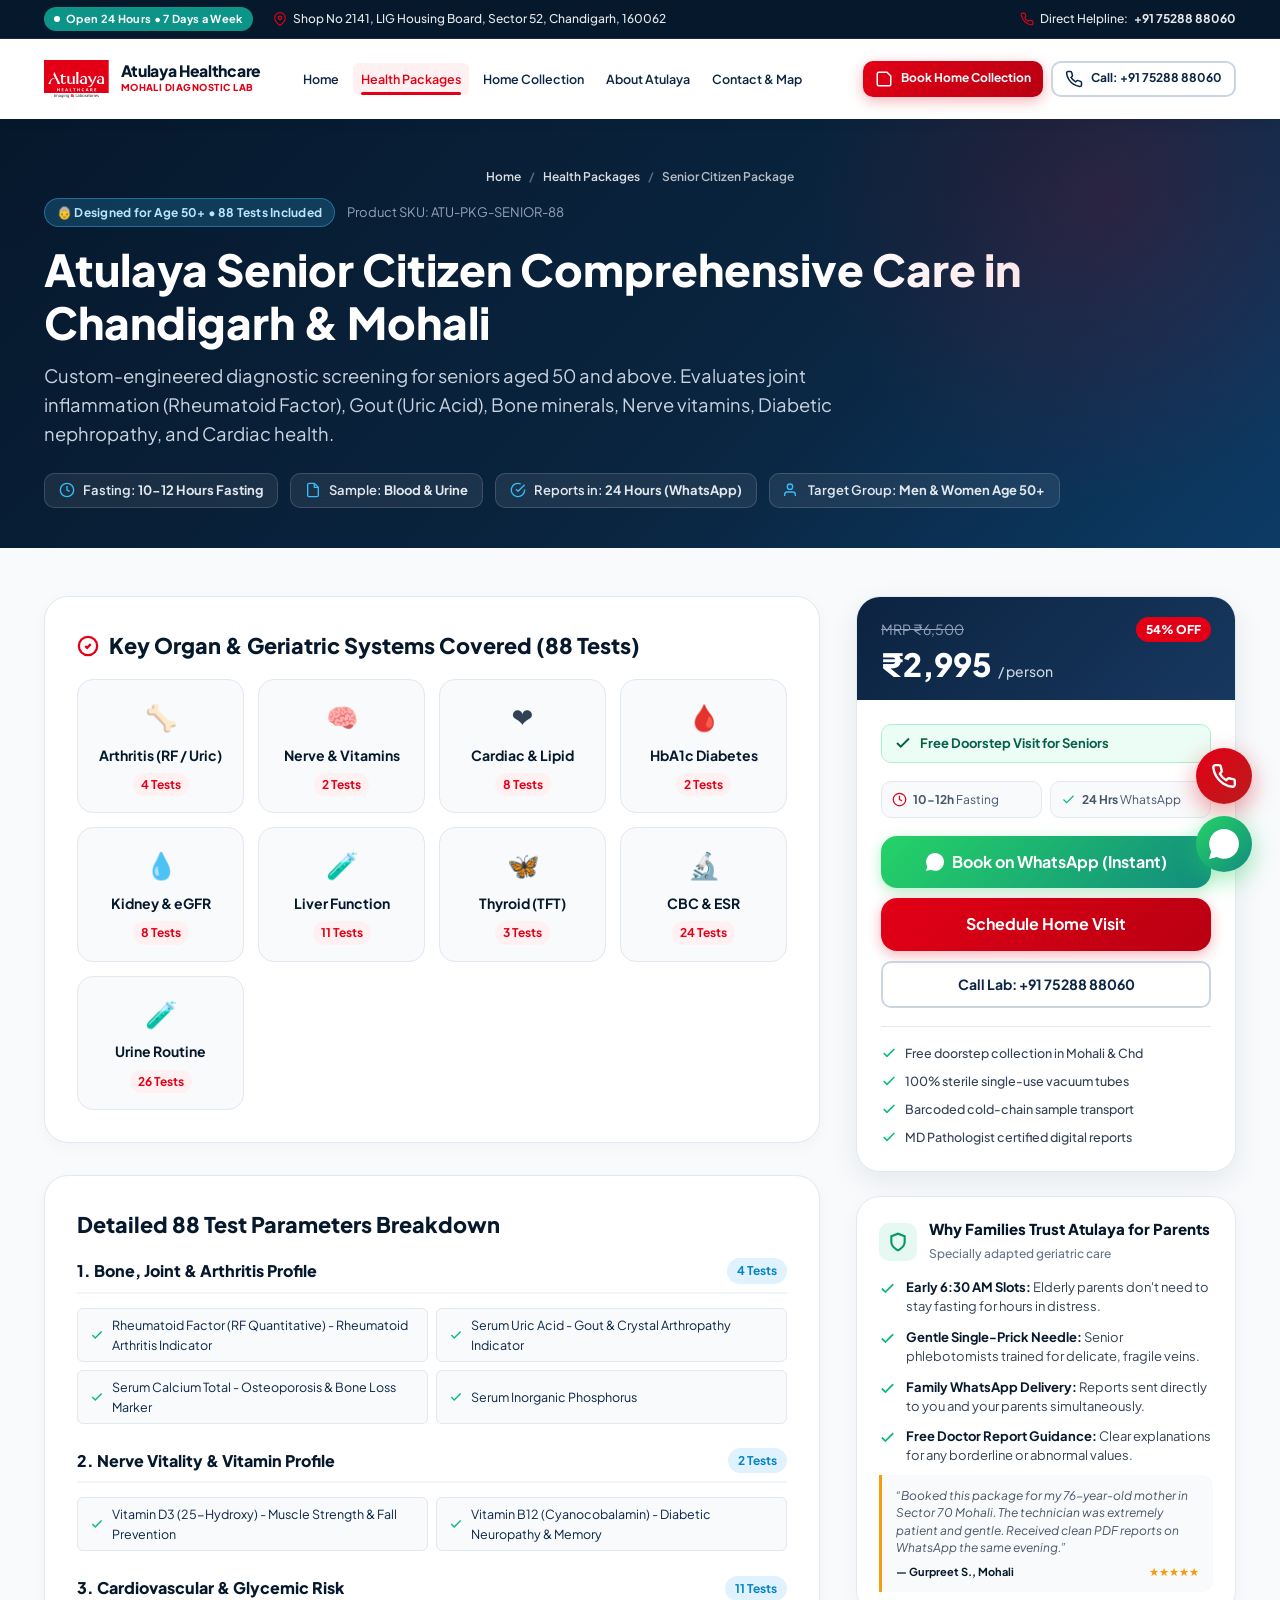
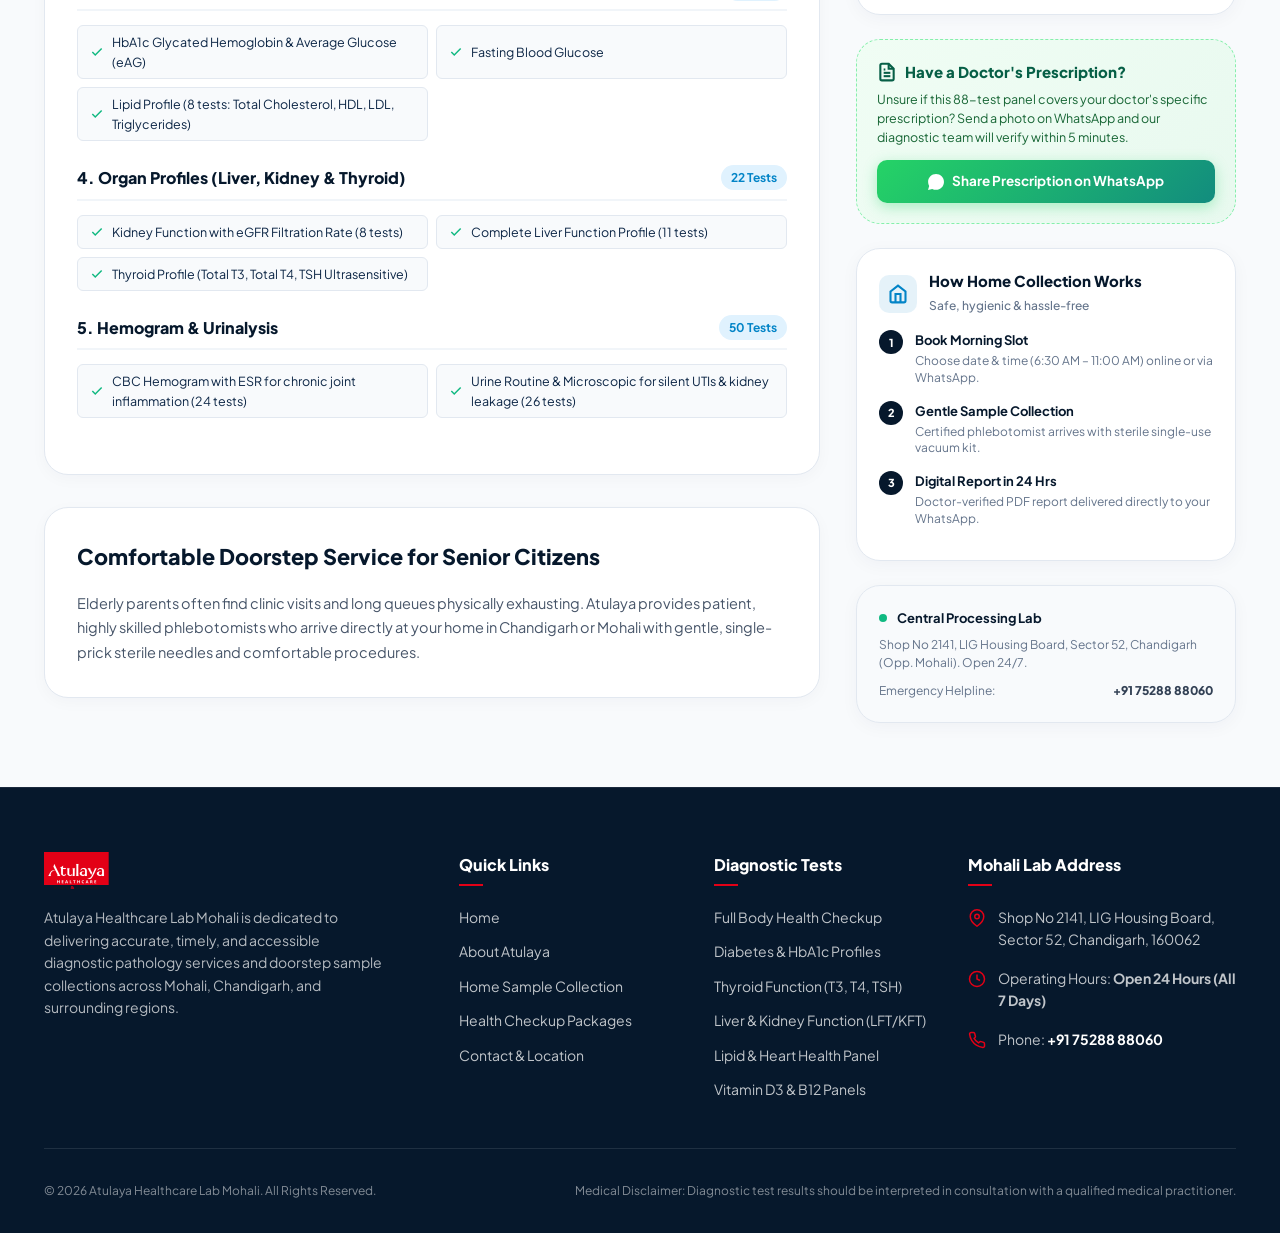
<file: packages/senior-citizen/index.html>
<!DOCTYPE html>
<html lang="en">

<head>
  <meta charset="UTF-8">
  <meta name="viewport" content="width=device-width, initial-scale=1.0">
  <title>Senior Citizen Health Package Chandigarh & Mohali | 88 Tests ₹2,995 | Atulaya</title>
  <meta name="description"
    content="Book Atulaya Senior Citizen Comprehensive Care Package in Chandigarh & Mohali. 88 tests: Arthritis (RF/Uric Acid), Vitamins D3/B12, HbA1c, Lipid, eGFR Kidney, Liver, Thyroid & CBC. Free home sample collection for seniors.">
  <meta name="keywords"
    content="senior citizen health package Chandigarh, elderly health checkup Mohali, arthritis blood test Chandigarh, home sample collection seniors Mohali, geriatric full body checkup Sector 52, Atulaya senior care">
  <link rel="canonical" href="https://atulayalabmohali.in/packages/senior-citizen/">

  <meta property="og:type" content="product">
  <meta property="og:title" content="Senior Citizen Comprehensive Care (88 Tests) | Atulaya Healthcare Lab">
  <meta property="og:description"
    content="Dedicated health package for age 50+ with Arthritis RF, Bone Density, Vitamins, Cardiac & Organ screening. Free doorstep collection across Chandigarh & Mohali.">
  <meta property="og:image" content="../../images/Atulaya_Logo.svg">
  <meta property="og:url" content="https://atulayalabmohali.in/packages/senior-citizen/">

  <link rel="icon" type="image/webp" href="../../images/atulaya-favicon.webp">
  <link rel="preconnect" href="https://fonts.googleapis.com">
  <link rel="preconnect" href="https://fonts.gstatic.com" crossorigin>
  <link href="https://fonts.googleapis.com/css2?family=Plus+Jakarta+Sans:wght@400;500;600;700;800&display=swap"
    rel="stylesheet">
  <link rel="stylesheet" href="../../css/style.css">

  <script type="application/ld+json">
  {
    "@context": "https://schema.org",
    "@graph": [
      {
        "@type": "MedicalBusiness",
        "@id": "https://atulayalabmohali.in/#organization",
        "name": "Atulaya Healthcare Lab Mohali",
        "image": "https://atulayalabmohali.in/images/Atulaya_Logo.svg",
        "url": "https://atulayalabmohali.in/",
        "telephone": "+917528888060",
        "address": {
          "@type": "PostalAddress",
          "streetAddress": "Shop No 2141, LIG Housing Board, Sector 52",
          "addressLocality": "Chandigarh",
          "addressRegion": "Chandigarh",
          "postalCode": "160062",
          "addressCountry": "IN"
        }
      },
      {
        "@type": "Product",
        "name": "Atulaya Senior Citizen Comprehensive Care Package (88 Parameters)",
        "description": "Specialized health screening formulated for seniors aged 50+ covering Rheumatoid Factor (RF), Uric Acid, Calcium, Vitamins D3 & B12, Cardiac Lipids, HbA1c, Kidney eGFR, and Liver function.",
        "image": "https://atulayalabmohali.in/images/Atulaya_Logo.svg",
        "sku": "ATU-PKG-SENIOR-88",
        "brand": { "@type": "Brand", "name": "Atulaya Healthcare" },
        "offers": {
          "@type": "Offer",
          "url": "https://atulayalabmohali.in/packages/senior-citizen/",
          "priceCurrency": "INR",
          "price": "2995",
          "priceValidUntil": "2027-12-31",
          "itemCondition": "https://schema.org/NewCondition",
          "availability": "https://schema.org/InStock",
          "seller": { "@id": "https://atulayalabmohali.in/#organization" }
        }
      },
      {
        "@type": "BreadcrumbList",
        "itemListElement": [
          { "@type": "ListItem", "position": 1, "name": "Home", "item": "https://atulayalabmohali.in/" },
          { "@type": "ListItem", "position": 2, "name": "Health Packages", "item": "https://atulayalabmohali.in/packages/" },
          { "@type": "ListItem", "position": 3, "name": "Senior Citizen Package", "item": "https://atulayalabmohali.in/packages/senior-citizen/" }
        ]
      }
    ]
  }
  </script>
</head>

<body>

  <!-- Top Notification & Contact Bar -->
  <aside class="topbar" aria-label="Quick contact information">
    <div class="container">
      <div class="topbar-content">
        <div class="topbar-left">
          <span class="topbar-tag"><span class="pulse-dot"></span> Open 24 Hours • 7 Days a Week</span>
          <span class="topbar-item">
            <svg viewBox="0 0 24 24" fill="none" stroke="currentColor" stroke-width="2">
              <path d="M21 10c0 7-9 13-9 13s-9-6-9-13a9 9 0 0 1 18 0z"></path>
              <circle cx="12" cy="10" r="3"></circle>
            </svg>
            Shop No 2141, LIG Housing Board, Sector 52, Chandigarh, 160062
          </span>
        </div>
        <div class="topbar-right">
          <span class="topbar-item">
            <svg viewBox="0 0 24 24" fill="none" stroke="currentColor" stroke-width="2">
              <path
                d="M22 16.92v3a2 2 0 0 1-2.18 2 19.79 19.79 0 0 1-8.63-3.07 19.5 19.5 0 0 1-6-6 19.79 19.79 0 0 1-3.07-8.67A2 2 0 0 1 4.11 2h3a2 2 0 0 1 2 1.72 12.84 12.84 0 0 0 .7 2.81 2 2 0 0 1-.45 2.11L8.09 9.91a16 16 0 0 0 6 6l1.27-1.27a2 2 0 0 1 2.11-.45 12.84 12.84 0 0 0 2.81.7A2 2 0 0 1 22 16.92z">
              </path>
            </svg>
            Direct Helpline: <a href="tel:7528888060"><strong>+91 75288 88060</strong></a>
          </span>
        </div>
      </div>
    </div>
  </aside>

  <!-- Main Site Navigation Header -->
  <header class="site-header" role="banner">
    <div class="container">
      <div class="header-inner">
        <a href="../../" class="brand-logo" aria-label="Atulaya Healthcare Lab Mohali Home">
          <img src="../../images/Atulaya_Logo.svg" alt="Atulaya Healthcare Lab Logo" class="brand-logo-img" width="160"
            height="52">
          <div class="brand-title-group">
            <span class="brand-name">Atulaya Healthcare</span>
            <span class="brand-tagline">Mohali Diagnostic Lab</span>
          </div>
        </a>

        <!-- Mobile Quick Action Buttons & Animated Toggle -->
        <div class="header-mobile-actions">
          <a href="https://wa.me/917528888060" target="_blank" rel="noopener noreferrer" class="header-quick-btn wa"
            aria-label="WhatsApp Lab Coordinator">
            <svg viewBox="0 0 24 24" fill="currentColor">
              <path
                d="M.057 24l1.687-6.163c-1.041-1.804-1.588-3.849-1.587-5.946.003-6.556 5.338-11.891 11.893-11.891 3.181.001 6.167 1.24 8.413 3.488 2.245 2.248 3.481 5.236 3.48 8.414-.003 6.557-5.338 11.892-11.893 11.892-1.99-.001-3.951-.5-5.688-1.448l-6.305 1.654z" />
            </svg>
          </a>
          <a href="tel:7528888060" class="header-quick-btn call" aria-label="Call Mohali Lab">
            <svg viewBox="0 0 24 24" fill="none" stroke="currentColor" stroke-width="2.5">
              <path
                d="M22 16.92v3a2 2 0 0 1-2.18 2 19.79 19.79 0 0 1-8.63-3.07 19.5 19.5 0 0 1-6-6 19.79 19.79 0 0 1-3.07-8.67A2 2 0 0 1 4.11 2h3a2 2 0 0 1 2 1.72 12.84 12.84 0 0 0 .7 2.81 2 2 0 0 1-.45 2.11L8.09 9.91a16 16 0 0 0 6 6l1.27-1.27a2 2 0 0 1 2.11-.45 12.84 12.84 0 0 0 2.81.7A2 2 0 0 1 22 16.92z">
              </path>
            </svg>
          </a>
          <button class="mobile-toggle" aria-label="Toggle navigation menu" aria-expanded="false"
            aria-controls="primaryNav">
            <span></span>
            <span></span>
            <span></span>
          </button>
        </div>

        <!-- Slide-Out Mobile Navigation Drawer / Desktop Nav -->
        <nav class="main-nav" id="primaryNav" role="navigation" aria-label="Main Navigation">
          <!-- Mobile Drawer Header -->
          <div class="drawer-header-mobile">
            <div class="drawer-brand-group">
              <span class="drawer-brand-title">Atulaya Healthcare</span>
              <span class="drawer-status-pill">
                <span
                  style="width: 6px; height: 6px; background: #10b981; border-radius: 50%; display: inline-block;"></span>
                24/7 Mohali Lab Active
              </span>
            </div>
            <button type="button" class="drawer-close-btn" aria-label="Close navigation menu">
              <svg width="18" height="18" viewBox="0 0 24 24" fill="none" stroke="currentColor" stroke-width="2.5">
                <line x1="18" y1="6" x2="6" y2="18"></line>
                <line x1="6" y1="6" x2="18" y2="18"></line>
              </svg>
            </button>
          </div>

          <div class="drawer-content-scroll">
            <!-- Mobile 1-Tap WhatsApp Banner -->
            <a href="https://wa.me/917528888060" target="_blank" rel="noopener noreferrer" class="drawer-wa-banner">
              <span>
                <svg viewBox="0 0 24 24" fill="currentColor">
                  <path
                    d="M.057 24l1.687-6.163c-1.041-1.804-1.588-3.849-1.587-5.946.003-6.556 5.338-11.891 11.893-11.891 3.181.001 6.167 1.24 8.413 3.488 2.245 2.248 3.481 5.236 3.48 8.414-.003 6.557-5.338 11.892-11.893 11.892-1.99-.001-3.951-.5-5.688-1.448l-6.305 1.654z" />
                </svg>
                Instant WhatsApp Booking
              </span>
              <svg width="14" height="14" viewBox="0 0 24 24" fill="none" stroke="currentColor" stroke-width="2.5">
                <polyline points="9 18 15 12 9 6"></polyline>
              </svg>
            </a>

            <!-- Navigation Links -->
            <ul class="nav-links">
              <li>
                <a href="../../" class="nav-link">
                  <span class="nav-link-icon-box">
                    <svg viewBox="0 0 24 24" fill="none" stroke="currentColor" stroke-width="2">
                      <path d="M3 9l9-7 9 7v11a2 2 0 0 1-2 2H5a2 2 0 0 1-2-2z"></path>
                    </svg>
                  </span>
                  <span>Home</span>
                  <span class="nav-link-arrow">
                    <svg width="14" height="14" viewBox="0 0 24 24" fill="none" stroke="currentColor"
                      stroke-width="2.5">
                      <polyline points="9 18 15 12 9 6"></polyline>
                    </svg>
                  </span>
                </a>
              </li>
              <li>
                <a href="../" class="nav-link active">
                  <span class="nav-link-icon-box">
                    <svg viewBox="0 0 24 24" fill="none" stroke="currentColor" stroke-width="2">
                      <path
                        d="M21 16V8a2 2 0 0 0-1-1.73l-7-4a2 2 0 0 0-2 0l-7 4A2 2 0 0 0 3 8v8a2 2 0 0 0 1 1.73l7 4a2 2 0 0 0 2 0l7-4A2 2 0 0 0 21 16z">
                      </path>
                    </svg>
                  </span>
                  <span>Health Packages</span>
                  <span class="nav-link-badge">8 Packages</span>
                  <span class="nav-link-arrow">
                    <svg width="14" height="14" viewBox="0 0 24 24" fill="none" stroke="currentColor"
                      stroke-width="2.5">
                      <polyline points="9 18 15 12 9 6"></polyline>
                    </svg>
                  </span>
                </a>
              </li>
              <li>
                <a href="../../home-collection/" class="nav-link">
                  <span class="nav-link-icon-box">
                    <svg viewBox="0 0 24 24" fill="none" stroke="currentColor" stroke-width="2">
                      <path
                        d="M19 14c1.49-1.46 3-3.21 3-5.5A5.5 5.5 0 0 0 16.5 3c-1.76 0-3 .5-4.5 2-1.5-1.5-2.74-2-4.5-2A5.5 5.5 0 0 0 2 8.5c0 2.3 1.5 4.05 3 5.5l7 7Z">
                      </path>
                    </svg>
                  </span>
                  <span>Home Collection</span>
                  <span class="nav-link-badge green">Free Visit</span>
                  <span class="nav-link-arrow">
                    <svg width="14" height="14" viewBox="0 0 24 24" fill="none" stroke="currentColor"
                      stroke-width="2.5">
                      <polyline points="9 18 15 12 9 6"></polyline>
                    </svg>
                  </span>
                </a>
              </li>
              <li>
                <a href="../../about-us/" class="nav-link">
                  <span class="nav-link-icon-box">
                    <svg viewBox="0 0 24 24" fill="none" stroke="currentColor" stroke-width="2">
                      <circle cx="12" cy="12" r="10"></circle>
                      <line x1="12" y1="16" x2="12" y2="12"></line>
                      <line x1="12" y1="8" x2="12.01" y2="8"></line>
                    </svg>
                  </span>
                  <span>About Atulaya</span>
                  <span class="nav-link-arrow">
                    <svg width="14" height="14" viewBox="0 0 24 24" fill="none" stroke="currentColor"
                      stroke-width="2.5">
                      <polyline points="9 18 15 12 9 6"></polyline>
                    </svg>
                  </span>
                </a>
              </li>
              <li>
                <a href="../../contact-us/" class="nav-link">
                  <span class="nav-link-icon-box">
                    <svg viewBox="0 0 24 24" fill="none" stroke="currentColor" stroke-width="2">
                      <path d="M21 10c0 7-9 13-9 13s-9-6-9-13a9 9 0 0 1 18 0z"></path>
                      <circle cx="12" cy="10" r="3"></circle>
                    </svg>
                  </span>
                  <span>Contact & Map</span>
                  <span class="nav-link-arrow">
                    <svg width="14" height="14" viewBox="0 0 24 24" fill="none" stroke="currentColor"
                      stroke-width="2.5">
                      <polyline points="9 18 15 12 9 6"></polyline>
                    </svg>
                  </span>
                </a>
              </li>
            </ul>

            <!-- Fast Action Booking Buttons -->
            <div class="header-cta">
              <button type="button" class="btn btn-primary" data-open-modal data-service="Home Sample Collection">
                <svg class="btn-icon" viewBox="0 0 24 24" fill="none" stroke="currentColor" stroke-width="2">
                  <path d="M19 21H5a2 2 0 0 1-2-2V5a2 2 0 0 1 2-2h11l5 5v11a2 2 0 0 1-2 2z"></path>
                </svg>
                Book Home Collection
              </button>
              <a href="tel:7528888060" class="btn btn-outline">
                <svg class="btn-icon" viewBox="0 0 24 24" fill="none" stroke="currentColor" stroke-width="2">
                  <path
                    d="M22 16.92v3a2 2 0 0 1-2.18 2 19.79 19.79 0 0 1-8.63-3.07 19.5 19.5 0 0 1-6-6 19.79 19.79 0 0 1-3.07-8.67A2 2 0 0 1 4.11 2h3a2 2 0 0 1 2 1.72 12.84 12.84 0 0 0 .7 2.81 2 2 0 0 1-.45 2.11L8.09 9.91a16 16 0 0 0 6 6l1.27-1.27a2 2 0 0 1 2.11-.45 12.84 12.84 0 0 0 2.81.7A2 2 0 0 1 22 16.92z">
                  </path>
                </svg>
                Call: +91 75288 88060
              </a>
            </div>

            <!-- Drawer Footer Trust & Contact -->
            <div class="drawer-footer-card">
              <span class="drawer-footer-title">24/7 Mohali Lab Helpline</span>
              <a href="tel:7528888060" class="drawer-helpline-link">
                <svg viewBox="0 0 24 24" fill="currentColor">
                  <path
                    d="M22 16.92v3a2 2 0 0 1-2.18 2 19.79 19.79 0 0 1-8.63-3.07 19.5 19.5 0 0 1-6-6 19.79 19.79 0 0 1-3.07-8.67A2 2 0 0 1 4.11 2h3a2 2 0 0 1 2 1.72 12.84 12.84 0 0 0 .7 2.81 2 2 0 0 1-.45 2.11L8.09 9.91a16 16 0 0 0 6 6l1.27-1.27a2 2 0 0 1 2.11-.45 12.84 12.84 0 0 0 2.81.7A2 2 0 0 1 22 16.92z">
                  </path>
                </svg>
                +91 75288 88060
              </a>
              <span class="drawer-address-text">
                📍 Shop No 2141, LIG Housing Board, Sector 52, Chandigarh, 160062
              </span>
            </div>
          </div>
        </nav>
      </div>
    </div>
  </header>

  <section class="pkg-page-hero" aria-label="Package Details Header">
    <div class="container">
      <nav class="breadcrumb" aria-label="Breadcrumb">
        <a href="../../">Home</a>
        <span class="breadcrumb-separator">/</span>
        <a href="../">Health Packages</a>
        <span class="breadcrumb-separator">/</span>
        <span>Senior Citizen Package</span>
      </nav>

      <div class="pkg-hero-top">
        <span class="pkg-verified-badge"
          style="background: rgba(56, 189, 248, 0.2); color: #bae6fd; border-color: rgba(56, 189, 248, 0.4);">
          👵 Designed for Age 50+ • 88 Tests Included
        </span>
        <span style="color: #94a3b8; font-size: 13px;">Product SKU: ATU-PKG-SENIOR-88</span>
      </div>

      <h1 class="pkg-hero-title">Atulaya Senior Citizen Comprehensive Care in Chandigarh & Mohali</h1>
      <p class="pkg-hero-subtitle">
        Custom-engineered diagnostic screening for seniors aged 50 and above. Evaluates joint inflammation (Rheumatoid
        Factor), Gout (Uric Acid), Bone minerals, Nerve vitamins, Diabetic nephropathy, and Cardiac health.
      </p>

      <div class="pkg-meta-strip">
        <div class="pkg-meta-item">
          <svg viewBox="0 0 24 24" fill="none" stroke="currentColor" stroke-width="2">
            <circle cx="12" cy="12" r="10"></circle>
            <polyline points="12 6 12 12 16 14"></polyline>
          </svg>
          <span>Fasting: <strong>10-12 Hours Fasting</strong></span>
        </div>
        <div class="pkg-meta-item">
          <svg viewBox="0 0 24 24" fill="none" stroke="currentColor" stroke-width="2">
            <path d="M14 2H6a2 2 0 0 0-2 2v16a2 2 0 0 0 2 2h12a2 2 0 0 0 2-2V8z"></path>
            <polyline points="14 2 14 8 20 8"></polyline>
          </svg>
          <span>Sample: <strong>Blood & Urine</strong></span>
        </div>
        <div class="pkg-meta-item">
          <svg viewBox="0 0 24 24" fill="none" stroke="currentColor" stroke-width="2">
            <path d="M22 11.08V12a10 10 0 1 1-5.93-9.14"></path>
            <polyline points="22 4 12 14.01 9 11.01"></polyline>
          </svg>
          <span>Reports in: <strong>24 Hours (WhatsApp)</strong></span>
        </div>
        <div class="pkg-meta-item">
          <svg viewBox="0 0 24 24" fill="none" stroke="currentColor" stroke-width="2">
            <path d="M17 21v-2a4 4 0 0 0-4-4H5a4 4 0 0 0-4 4v2"></path>
            <circle cx="9" cy="7" r="4"></circle>
          </svg>
          <span>Target Group: <strong>Men & Women Age 50+</strong></span>
        </div>
      </div>
    </div>
  </section>

  <main id="main-content" class="pkg-content-wrap">
    <div class="container">
      <div class="pkg-layout-grid">

        <div class="pkg-main-col">

          <section class="pkg-card-box">
            <h2 class="pkg-card-title">
              <svg width="22" height="22" viewBox="0 0 24 24" fill="none" stroke="#e30016" stroke-width="2.5">
                <circle cx="12" cy="12" r="10"></circle>
                <path d="m9 12 2 2 4-4"></path>
              </svg>
              Key Organ & Geriatric Systems Covered (88 Tests)
            </h2>
            <div class="pkg-organ-grid">
              <div class="pkg-organ-card">
                <div class="pkg-organ-icon">🦴</div>
                <div class="pkg-organ-name">Arthritis (RF / Uric)</div><span class="pkg-organ-count">4 Tests</span>
              </div>
              <div class="pkg-organ-card">
                <div class="pkg-organ-icon">🧠</div>
                <div class="pkg-organ-name">Nerve & Vitamins</div><span class="pkg-organ-count">2 Tests</span>
              </div>
              <div class="pkg-organ-card">
                <div class="pkg-organ-icon">❤️</div>
                <div class="pkg-organ-name">Cardiac & Lipid</div><span class="pkg-organ-count">8 Tests</span>
              </div>
              <div class="pkg-organ-card">
                <div class="pkg-organ-icon">🩸</div>
                <div class="pkg-organ-name">HbA1c Diabetes</div><span class="pkg-organ-count">2 Tests</span>
              </div>
              <div class="pkg-organ-card">
                <div class="pkg-organ-icon">💧</div>
                <div class="pkg-organ-name">Kidney & eGFR</div><span class="pkg-organ-count">8 Tests</span>
              </div>
              <div class="pkg-organ-card">
                <div class="pkg-organ-icon">🧪</div>
                <div class="pkg-organ-name">Liver Function</div><span class="pkg-organ-count">11 Tests</span>
              </div>
              <div class="pkg-organ-card">
                <div class="pkg-organ-icon">🦋</div>
                <div class="pkg-organ-name">Thyroid (TFT)</div><span class="pkg-organ-count">3 Tests</span>
              </div>
              <div class="pkg-organ-card">
                <div class="pkg-organ-icon">🔬</div>
                <div class="pkg-organ-name">CBC & ESR</div><span class="pkg-organ-count">24 Tests</span>
              </div>
              <div class="pkg-organ-card">
                <div class="pkg-organ-icon">🧪</div>
                <div class="pkg-organ-name">Urine Routine</div><span class="pkg-organ-count">26 Tests</span>
              </div>
            </div>
          </section>

          <section class="pkg-card-box">
            <h2 class="pkg-card-title">Detailed 88 Test Parameters Breakdown</h2>

            <div class="param-category-block">
              <div class="pkg-cat-header"><span class="pkg-cat-title">1. Bone, Joint & Arthritis Profile</span><span
                  class="pkg-cat-badge">4 Tests</span></div>
              <div class="param-chips-grid">
                <div class="param-chip-item"><svg viewBox="0 0 24 24" fill="none" stroke="currentColor"
                    stroke-width="2.5">
                    <polyline points="20 6 9 17 4 12"></polyline>
                  </svg><span>Rheumatoid Factor (RF Quantitative) - Rheumatoid Arthritis Indicator</span></div>
                <div class="param-chip-item"><svg viewBox="0 0 24 24" fill="none" stroke="currentColor"
                    stroke-width="2.5">
                    <polyline points="20 6 9 17 4 12"></polyline>
                  </svg><span>Serum Uric Acid - Gout & Crystal Arthropathy Indicator</span></div>
                <div class="param-chip-item"><svg viewBox="0 0 24 24" fill="none" stroke="currentColor"
                    stroke-width="2.5">
                    <polyline points="20 6 9 17 4 12"></polyline>
                  </svg><span>Serum Calcium Total - Osteoporosis & Bone Loss Marker</span></div>
                <div class="param-chip-item"><svg viewBox="0 0 24 24" fill="none" stroke="currentColor"
                    stroke-width="2.5">
                    <polyline points="20 6 9 17 4 12"></polyline>
                  </svg><span>Serum Inorganic Phosphorus</span></div>
              </div>
            </div>

            <div class="param-category-block">
              <div class="pkg-cat-header"><span class="pkg-cat-title">2. Nerve Vitality & Vitamin Profile</span><span
                  class="pkg-cat-badge">2 Tests</span></div>
              <div class="param-chips-grid">
                <div class="param-chip-item"><svg viewBox="0 0 24 24" fill="none" stroke="currentColor"
                    stroke-width="2.5">
                    <polyline points="20 6 9 17 4 12"></polyline>
                  </svg><span>Vitamin D3 (25-Hydroxy) - Muscle Strength & Fall Prevention</span></div>
                <div class="param-chip-item"><svg viewBox="0 0 24 24" fill="none" stroke="currentColor"
                    stroke-width="2.5">
                    <polyline points="20 6 9 17 4 12"></polyline>
                  </svg><span>Vitamin B12 (Cyanocobalamin) - Diabetic Neuropathy & Memory</span></div>
              </div>
            </div>

            <div class="param-category-block">
              <div class="pkg-cat-header"><span class="pkg-cat-title">3. Cardiovascular & Glycemic Risk</span><span
                  class="pkg-cat-badge">11 Tests</span></div>
              <div class="param-chips-grid">
                <div class="param-chip-item"><svg viewBox="0 0 24 24" fill="none" stroke="currentColor"
                    stroke-width="2.5">
                    <polyline points="20 6 9 17 4 12"></polyline>
                  </svg><span>HbA1c Glycated Hemoglobin & Average Glucose (eAG)</span></div>
                <div class="param-chip-item"><svg viewBox="0 0 24 24" fill="none" stroke="currentColor"
                    stroke-width="2.5">
                    <polyline points="20 6 9 17 4 12"></polyline>
                  </svg><span>Fasting Blood Glucose</span></div>
                <div class="param-chip-item"><svg viewBox="0 0 24 24" fill="none" stroke="currentColor"
                    stroke-width="2.5">
                    <polyline points="20 6 9 17 4 12"></polyline>
                  </svg><span>Lipid Profile (8 tests: Total Cholesterol, HDL, LDL, Triglycerides)</span></div>
              </div>
            </div>

            <div class="param-category-block">
              <div class="pkg-cat-header"><span class="pkg-cat-title">4. Organ Profiles (Liver, Kidney &
                  Thyroid)</span><span class="pkg-cat-badge">22 Tests</span></div>
              <div class="param-chips-grid">
                <div class="param-chip-item"><svg viewBox="0 0 24 24" fill="none" stroke="currentColor"
                    stroke-width="2.5">
                    <polyline points="20 6 9 17 4 12"></polyline>
                  </svg><span>Kidney Function with eGFR Filtration Rate (8 tests)</span></div>
                <div class="param-chip-item"><svg viewBox="0 0 24 24" fill="none" stroke="currentColor"
                    stroke-width="2.5">
                    <polyline points="20 6 9 17 4 12"></polyline>
                  </svg><span>Complete Liver Function Profile (11 tests)</span></div>
                <div class="param-chip-item"><svg viewBox="0 0 24 24" fill="none" stroke="currentColor"
                    stroke-width="2.5">
                    <polyline points="20 6 9 17 4 12"></polyline>
                  </svg><span>Thyroid Profile (Total T3, Total T4, TSH Ultrasensitive)</span></div>
              </div>
            </div>

            <div class="param-category-block">
              <div class="pkg-cat-header"><span class="pkg-cat-title">5. Hemogram & Urinalysis</span><span
                  class="pkg-cat-badge">50 Tests</span></div>
              <div class="param-chips-grid">
                <div class="param-chip-item"><svg viewBox="0 0 24 24" fill="none" stroke="currentColor"
                    stroke-width="2.5">
                    <polyline points="20 6 9 17 4 12"></polyline>
                  </svg><span>CBC Hemogram with ESR for chronic joint inflammation (24 tests)</span></div>
                <div class="param-chip-item"><svg viewBox="0 0 24 24" fill="none" stroke="currentColor"
                    stroke-width="2.5">
                    <polyline points="20 6 9 17 4 12"></polyline>
                  </svg><span>Urine Routine & Microscopic for silent UTIs & kidney leakage (26 tests)</span></div>
              </div>
            </div>
          </section>

          <section class="pkg-card-box">
            <h2 class="pkg-card-title">Comfortable Doorstep Service for Senior Citizens</h2>
            <p style="font-size: 14.5px; color: #475569; line-height: 1.7;">
              Elderly parents often find clinic visits and long queues physically exhausting. Atulaya provides patient,
              highly skilled phlebotomists who arrive directly at your home in Chandigarh or Mohali with gentle,
              single-prick sterile needles and comfortable procedures.
            </p>
          </section>
        </div>

        <aside class="pkg-sidebar-col">
          <!-- Main Booking & Pricing Card -->
          <div class="pkg-sidebar-card">
            <div class="pkg-sidebar-header">
              <div class="pkg-price-badge-row">
                <span class="pkg-sidebar-mrp">MRP ₹6,500</span>
                <span class="pkg-sidebar-discount">54% OFF</span>
              </div>
              <div class="pkg-sidebar-price">
                ₹2,995 <small>/ person</small>
              </div>
            </div>
            <div class="pkg-sidebar-body">
              <div class="pkg-free-visit-pill">
                <svg width="18" height="18" viewBox="0 0 24 24" fill="none" stroke="currentColor" stroke-width="2.5">
                  <polyline points="20 6 9 17 4 12"></polyline>
                </svg>
                <span>Free Doorstep Visit for Seniors</span>
              </div>

              <!-- Key Highlights Badge Bar -->
              <div style="display: grid; grid-template-columns: 1fr 1fr; gap: 8px; font-size: 12px; color: #475569;">
                <div style="background: #f8fafc; border: 1px solid #e2e8f0; border-radius: var(--radius-md); padding: 8px 10px; display: flex; align-items: center; gap: 6px;">
                  <svg width="15" height="15" viewBox="0 0 24 24" fill="none" stroke="#e30016" stroke-width="2"><circle cx="12" cy="12" r="10"></circle><polyline points="12 6 12 12 16 14"></polyline></svg>
                  <span><strong>10-12h</strong> Fasting</span>
                </div>
                <div style="background: #f8fafc; border: 1px solid #e2e8f0; border-radius: var(--radius-md); padding: 8px 10px; display: flex; align-items: center; gap: 6px;">
                  <svg width="15" height="15" viewBox="0 0 24 24" fill="none" stroke="#10b981" stroke-width="2"><polyline points="20 6 9 17 4 12"></polyline></svg>
                  <span><strong>24 Hrs</strong> WhatsApp</span>
                </div>
              </div>

              <div class="pkg-cta-btns">
                <button type="button" class="btn btn-whatsapp btn-lg"
                  onclick="openWhatsAppBooking('Senior Citizen Comprehensive Care', '₹2,995')">
                  <svg width="18" height="18" viewBox="0 0 24 24" fill="currentColor">
                    <path d="M.057 24l1.687-6.163c-1.041-1.804-1.588-3.849-1.587-5.946.003-6.556 5.338-11.891 11.893-11.891 3.181.001 6.167 1.24 8.413 3.488 2.245 2.248 3.481 5.236 3.48 8.414-.003 6.557-5.338 11.892-11.893 11.892-1.99-.001-3.951-.5-5.688-1.448l-6.305 1.654z"/>
                  </svg>
                  Book on WhatsApp (Instant)
                </button>
                <button type="button" class="btn btn-primary btn-lg" data-open-modal
                  data-service="Senior Citizen Comprehensive Care (₹2,995)">
                  Schedule Home Visit
                </button>
                <a href="tel:7528888060" class="btn btn-outline">Call Lab: +91 75288 88060</a>
              </div>

              <!-- Trust Bullets -->
              <ul class="pkg-trust-bullets">
                <li class="pkg-trust-bullet">
                  <svg viewBox="0 0 24 24" fill="none" stroke="currentColor" stroke-width="2.5"><polyline points="20 6 9 17 4 12"></polyline></svg>
                  <span>Free doorstep collection in Mohali & Chd</span>
                </li>
                <li class="pkg-trust-bullet">
                  <svg viewBox="0 0 24 24" fill="none" stroke="currentColor" stroke-width="2.5"><polyline points="20 6 9 17 4 12"></polyline></svg>
                  <span>100% sterile single-use vacuum tubes</span>
                </li>
                <li class="pkg-trust-bullet">
                  <svg viewBox="0 0 24 24" fill="none" stroke="currentColor" stroke-width="2.5"><polyline points="20 6 9 17 4 12"></polyline></svg>
                  <span>Barcoded cold-chain sample transport</span>
                </li>
                <li class="pkg-trust-bullet">
                  <svg viewBox="0 0 24 24" fill="none" stroke="currentColor" stroke-width="2.5"><polyline points="20 6 9 17 4 12"></polyline></svg>
                  <span>MD Pathologist certified digital reports</span>
                </li>
              </ul>
            </div>
          </div>

          <!-- Senior Citizen Doorstep Guarantee Card -->
          <div class="pkg-sidebar-widget">
            <div class="pkg-sidebar-widget-header">
              <div class="pkg-sidebar-widget-icon green">
                <svg width="20" height="20" viewBox="0 0 24 24" fill="none" stroke="currentColor" stroke-width="2.5">
                  <path d="M12 22s8-4 8-10V5l-8-3-8 3v7c0 6 8 10 8 10z"></path>
                </svg>
              </div>
              <div>
                <h3 class="pkg-sidebar-widget-title">Why Families Trust Atulaya for Parents</h3>
                <span class="pkg-sidebar-widget-subtitle">Specially adapted geriatric care</span>
              </div>
            </div>

            <ul class="pkg-care-perks">
              <li class="pkg-care-perk-item">
                <svg viewBox="0 0 24 24" fill="none" stroke="currentColor" stroke-width="2.5"><polyline points="20 6 9 17 4 12"></polyline></svg>
                <span><strong>Early 6:30 AM Slots:</strong> Elderly parents don't need to stay fasting for hours in distress.</span>
              </li>
              <li class="pkg-care-perk-item">
                <svg viewBox="0 0 24 24" fill="none" stroke="currentColor" stroke-width="2.5"><polyline points="20 6 9 17 4 12"></polyline></svg>
                <span><strong>Gentle Single-Prick Needle:</strong> Senior phlebotomists trained for delicate, fragile veins.</span>
              </li>
              <li class="pkg-care-perk-item">
                <svg viewBox="0 0 24 24" fill="none" stroke="currentColor" stroke-width="2.5"><polyline points="20 6 9 17 4 12"></polyline></svg>
                <span><strong>Family WhatsApp Delivery:</strong> Reports sent directly to you and your parents simultaneously.</span>
              </li>
              <li class="pkg-care-perk-item">
                <svg viewBox="0 0 24 24" fill="none" stroke="currentColor" stroke-width="2.5"><polyline points="20 6 9 17 4 12"></polyline></svg>
                <span><strong>Free Doctor Report Guidance:</strong> Clear explanations for any borderline or abnormal values.</span>
              </li>
            </ul>

            <!-- Patient Review Box -->
            <div class="pkg-sidebar-review">
              <p>“Booked this package for my 76-year-old mother in Sector 70 Mohali. The technician was extremely patient and gentle. Received clean PDF reports on WhatsApp the same evening.”</p>
              <div class="pkg-sidebar-review-author">
                <span>— Gurpreet S., Mohali</span>
                <span class="pkg-sidebar-review-stars">★★★★★</span>
              </div>
            </div>
          </div>

          <!-- Doctor Prescription WhatsApp Card -->
          <div class="pkg-rx-card">
            <h4>
              <svg width="20" height="20" viewBox="0 0 24 24" fill="none" stroke="currentColor" stroke-width="2.5">
                <path d="M14 2H6a2 2 0 0 0-2 2v16a2 2 0 0 0 2 2h12a2 2 0 0 0 2-2V8z"></path>
                <polyline points="14 2 14 8 20 8"></polyline>
                <line x1="16" y1="13" x2="8" y2="13"></line>
                <line x1="16" y1="17" x2="8" y2="17"></line>
                <polyline points="10 9 9 9 8 9"></polyline>
              </svg>
              Have a Doctor's Prescription?
            </h4>
            <p>
              Unsure if this 88-test panel covers your doctor's specific prescription? Send a photo on WhatsApp and our diagnostic team will verify within 5 minutes.
            </p>
            <a href="https://wa.me/917528888060?text=Hi%20Atulaya%2C%20I%20have%20a%20doctor%20prescription%20for%20Senior%20Citizen%20tests.%20Please%20check%20and%20suggest%20the%20right%20package."
              target="_blank" rel="noopener noreferrer" class="btn btn-whatsapp" style="width: 100%; justify-content: center; font-size: 13.5px; border-radius: var(--radius-md);">
              <svg width="16" height="16" viewBox="0 0 24 24" fill="currentColor">
                <path d="M.057 24l1.687-6.163c-1.041-1.804-1.588-3.849-1.587-5.946.003-6.556 5.338-11.891 11.893-11.891 3.181.001 6.167 1.24 8.413 3.488 2.245 2.248 3.481 5.236 3.48 8.414-.003 6.557-5.338 11.892-11.893 11.892-1.99-.001-3.951-.5-5.688-1.448l-6.305 1.654z"/>
              </svg>
              Share Prescription on WhatsApp
            </a>
          </div>

          <!-- How Doorstep Collection Works Mini Card -->
          <div class="pkg-sidebar-widget">
            <div class="pkg-sidebar-widget-header">
              <div class="pkg-sidebar-widget-icon blue">
                <svg width="20" height="20" viewBox="0 0 24 24" fill="none" stroke="currentColor" stroke-width="2.5">
                  <path d="M3 9l9-7 9 7v11a2 2 0 0 1-2 2H5a2 2 0 0 1-2-2z"></path>
                  <polyline points="9 22 9 12 15 12 15 22"></polyline>
                </svg>
              </div>
              <div>
                <h3 class="pkg-sidebar-widget-title">How Home Collection Works</h3>
                <span class="pkg-sidebar-widget-subtitle">Safe, hygienic & hassle-free</span>
              </div>
            </div>

            <div class="pkg-steps-mini">
              <div class="pkg-step-mini-item">
                <div class="pkg-step-mini-num">1</div>
                <div class="pkg-step-mini-content">
                  <h5>Book Morning Slot</h5>
                  <p>Choose date & time (6:30 AM – 11:00 AM) online or via WhatsApp.</p>
                </div>
              </div>
              <div class="pkg-step-mini-item">
                <div class="pkg-step-mini-num">2</div>
                <div class="pkg-step-mini-content">
                  <h5>Gentle Sample Collection</h5>
                  <p>Certified phlebotomist arrives with sterile single-use vacuum kit.</p>
                </div>
              </div>
              <div class="pkg-step-mini-item">
                <div class="pkg-step-mini-num">3</div>
                <div class="pkg-step-mini-content">
                  <h5>Digital Report in 24 Hrs</h5>
                  <p>Doctor-verified PDF report delivered directly to your WhatsApp.</p>
                </div>
              </div>
            </div>
          </div>

          <!-- Central Lab Support Card -->
          <div class="pkg-sidebar-widget" style="background: #f8fafc; border-color: #e2e8f0;">
            <div style="display: flex; align-items: center; gap: 10px; margin-bottom: 8px;">
              <span style="width: 8px; height: 8px; background: #10b981; border-radius: 50%; display: inline-block;"></span>
              <strong style="font-size: 13px; color: var(--navy-950);">Central Processing Lab</strong>
            </div>
            <p style="font-size: 12px; color: #64748b; line-height: 1.45; margin-bottom: 10px;">
              Shop No 2141, LIG Housing Board, Sector 52, Chandigarh (Opp. Mohali). Open 24/7.
            </p>
            <div style="display: flex; align-items: center; justify-content: space-between; font-size: 12px;">
              <span style="color: #64748b;">Emergency Helpline:</span>
              <a href="tel:7528888060" style="color: var(--primary); font-weight: 800;">+91 75288 88060</a>
            </div>
          </div>
        </aside>

      </div>
    </div>
  </main>

  <!-- Site Footer -->
  <footer class="site-footer" role="contentinfo">
    <div class="container">
      <div class="footer-grid">
        <!-- Col 1: Brand Info -->
        <div class="footer-brand">
          <a href="../../" class="brand-logo" style="margin-bottom: var(--space-3);">
            <img src="../../images/Atulaya_Logo.svg" alt="Atulaya Healthcare Lab" class="brand-logo-img" width="160"
              height="52">
          </a>
          <p>
            Atulaya Healthcare Lab Mohali is dedicated to delivering accurate, timely, and accessible diagnostic
            pathology services and doorstep sample collections across Mohali, Chandigarh, and surrounding regions.
          </p>
        </div>

        <!-- Col 2: Quick Links -->
        <div>
          <h4 class="footer-heading">Quick Links</h4>
          <ul class="footer-links">
            <li><a href="../../">Home</a></li>
            <li><a href="../../about-us/">About Atulaya</a></li>
            <li><a href="../../home-collection/">Home Sample Collection</a></li>
            <li><a href="../">Health Checkup Packages</a></li>
            <li><a href="../../contact-us/">Contact & Location</a></li>
          </ul>
        </div>

        <!-- Col 3: Test Categories -->
        <div>
          <h4 class="footer-heading">Diagnostic Tests</h4>
          <ul class="footer-links">
            <li><a href="../advanced-full-body/">Full Body Health Checkup</a></li>
            <li><a href="../diabetes-heart/">Diabetes & HbA1c Profiles</a></li>
            <li><a href="../basic-health/">Thyroid Function (T3, T4, TSH)</a></li>
            <li><a href="../routine-health/">Liver & Kidney Function (LFT/KFT)</a></li>
            <li><a href="../complete-full-body/">Lipid & Heart Health Panel</a></li>
            <li><a href="../advanced-full-body/">Vitamin D3 & B12 Panels</a></li>
          </ul>
        </div>

        <!-- Col 4: Official Contact -->
        <div>
          <h4 class="footer-heading">Mohali Lab Address</h4>
          <div class="footer-contact-item">
            <svg viewBox="0 0 24 24" fill="none" stroke="currentColor" stroke-width="2">
              <path d="M21 10c0 7-9 13-9 13s-9-6-9-13a9 9 0 0 1 18 0z"></path>
              <circle cx="12" cy="10" r="3"></circle>
            </svg>
            <span>Shop No 2141, LIG Housing Board, Sector 52, Chandigarh, 160062</span>
          </div>
          <div class="footer-contact-item">
            <svg viewBox="0 0 24 24" fill="none" stroke="currentColor" stroke-width="2">
              <circle cx="12" cy="12" r="10"></circle>
              <polyline points="12 6 12 12 16 14"></polyline>
            </svg>
            <span>Operating Hours: <strong>Open 24 Hours (All 7 Days)</strong></span>
          </div>
          <div class="footer-contact-item">
            <svg viewBox="0 0 24 24" fill="none" stroke="currentColor" stroke-width="2">
              <path
                d="M22 16.92v3a2 2 0 0 1-2.18 2 19.79 19.79 0 0 1-8.63-3.07 19.5 19.5 0 0 1-6-6 19.79 19.79 0 0 1-3.07-8.67A2 2 0 0 1 4.11 2h3a2 2 0 0 1 2 1.72 12.84 12.84 0 0 0 .7 2.81 2 2 0 0 1-.45 2.11L8.09 9.91a16 16 0 0 0 6 6l1.27-1.27a2 2 0 0 1 2.11-.45 12.84 12.84 0 0 0 2.81.7A2 2 0 0 1 22 16.92z">
              </path>
            </svg>
            <span>Phone: <a href="tel:7528888060" style="color: #fff; font-weight: 700;">+91 75288 88060</a></span>
          </div>
        </div>
      </div>

      <div class="footer-bottom">
        <p>&copy; 2026 Atulaya Healthcare Lab Mohali. All Rights Reserved.</p>
        <p>Medical Disclaimer: Diagnostic test results should be interpreted in consultation with a qualified medical
          practitioner.</p>
      </div>
    </div>
  </footer>

  <!-- Sticky Mobile Action Bar -->
  <aside class="mobile-bottom-bar" aria-label="Quick mobile actions">
    <div class="mobile-bottom-inner">
      <a href="tel:7528888060" class="mobile-action-btn call">
        <svg viewBox="0 0 24 24" fill="none" stroke="currentColor" stroke-width="2">
          <path
            d="M22 16.92v3a2 2 0 0 1-2.18 2 19.79 19.79 0 0 1-8.63-3.07 19.5 19.5 0 0 1-6-6 19.79 19.79 0 0 1-3.07-8.67A2 2 0 0 1 4.11 2h3a2 2 0 0 1 2 1.72 12.84 12.84 0 0 0 .7 2.81 2 2 0 0 1-.45 2.11L8.09 9.91a16 16 0 0 0 6 6l1.27-1.27a2 2 0 0 1 2.11-.45 12.84 12.84 0 0 0 2.81.7A2 2 0 0 1 22 16.92z">
          </path>
        </svg>
        Call Now
      </a>
      <a href="https://wa.me/917528888060" target="_blank" rel="noopener noreferrer" class="mobile-action-btn whatsapp">
        <svg viewBox="0 0 24 24" fill="none" stroke="currentColor" stroke-width="2">
          <path
            d="M21 11.5a8.38 8.38 0 0 1-.9 3.8 8.5 8.5 0 0 1-7.6 4.7 8.38 8.38 0 0 1-3.8-.9L3 21l1.9-5.7a8.38 8.38 0 0 1-.9-3.8 8.5 8.5 0 0 1 4.7-7.6 8.38 8.38 0 0 1 3.8-.9h.5a8.48 8.48 0 0 1 8 8v.5z">
          </path>
        </svg>
        WhatsApp
      </a>
      <button class="mobile-action-btn book" data-open-modal data-service="Senior Citizen Comprehensive Care (₹2,995)">
        <svg viewBox="0 0 24 24" fill="none" stroke="currentColor" stroke-width="2">
          <path d="M19 21H5a2 2 0 0 1-2-2V5a2 2 0 0 1 2-2h11l5 5v11a2 2 0 0 1-2 2z"></path>
        </svg>
        Book Collection
      </button>
    </div>
  </aside>

  <!-- Global Booking Modal -->
  <div class="modal-overlay" id="bookingModal" role="dialog" aria-modal="true" aria-labelledby="modalTitle">
    <div class="modal-dialog">
      <button class="modal-close-btn" aria-label="Close dialog">
        <svg width="18" height="18" viewBox="0 0 24 24" fill="none" stroke="currentColor" stroke-width="2">
          <line x1="18" y1="6" x2="6" y2="18"></line>
          <line x1="6" y1="6" x2="18" y2="18"></line>
        </svg>
      </button>
      <h3 class="modal-title" id="modalTitle">Book Diagnostic Test / Home Collection</h3>
      <p class="modal-desc">Fill out your contact details. Our Mohali phlebotomy coordinator will confirm your time slot
        promptly.</p>

      <form class="booking-form" data-ajax-form>
        <div class="form-group">
          <label for="modalName">Full Name *</label>
          <input type="text" id="modalName" name="patient_name" placeholder="Patient's Full Name" required>
        </div>

        <div class="form-row">
          <div class="form-group">
            <label for="modalPhone">Phone Number *</label>
            <input type="tel" id="modalPhone" name="phone_number" placeholder="10-digit mobile" pattern="[0-9]{10}"
              required>
          </div>
          <div class="form-group">
            <label for="modalService">Select Test / Package *</label>
            <select id="modalService" name="selected_service" required>
              <option value="Senior Citizen Comprehensive" selected>Senior Citizen Comprehensive</option>
              <option value="Advanced Full Body Checkup">Advanced Full Body Checkup</option>
              <option value="Basic Health Package">Basic Health Package</option>
              <option value="Routine Health Package">Routine Health Package</option>
              <option value="Complete Health Package (Ayushmant Gold)">Complete Health Package (Ayushmant Gold)</option>
              <option value="Diabetes Evaluation Package">Diabetes Evaluation Package</option>
              <option value="Women's Wellness Profile">Women's Wellness Profile</option>
              <option value="Fever & Infection Profile">Fever & Infection Profile</option>
              <option value="Home Sample Collection">Home Sample Collection</option>
              <option value="Thyroid Profile (T3, T4, TSH)">Thyroid Profile</option>
              <option value="Liver Function Test (LFT)">Liver Function Test (LFT)</option>
              <option value="Kidney Function Test (KFT)">Kidney Function Test (KFT)</option>
              <option value="Vitamin D3 & B12 Panel">Vitamin D3 & B12 Panel</option>
              <option value="CBC and Routine Blood Tests">CBC / Routine Blood Test</option>
            </select>
          </div>
        </div>

        <div class="form-group">
          <label for="modalAddress">Address / Sector (Mohali / Chandigarh) *</label>
          <input type="text" id="modalAddress" name="address" placeholder="e.g. House No., Sector or Phase" required>
        </div>

        <div class="form-group">
          <label for="modalDate">Preferred Date & Time Slot</label>
          <input type="text" id="modalDate" name="preferred_slot" placeholder="e.g. Tomorrow 7:00 AM (Fasting)">
        </div>

        <button type="submit" class="btn btn-primary" style="width: 100%; padding: 14px; margin-top: var(--space-2);">
          Confirm Test Booking Request
        </button>

        <div class="form-guarantee">
          <svg viewBox="0 0 24 24" fill="none" stroke="currentColor" stroke-width="2">
            <path d="M12 22s8-4 8-10V5l-8-3-8 3v7c0 6 8 10 8 10z"></path>
          </svg>
          Direct lab confirmation • No spam guarantee
        </div>
      </form>
    </div>
  </div>

  <!-- Floating WhatsApp Concierge Drawer -->
    <!-- Floating Direct Quick Contact Action Buttons -->
  <aside class="floating-actions-wrap" aria-label="Quick Contact Floating Actions">
    <a href="tel:7528888060" class="floating-action-btn floating-call-btn" aria-label="Call Atulaya Lab +91 75288 88060">
      <svg viewBox="0 0 24 24" fill="none" stroke="currentColor" stroke-width="2.2" stroke-linecap="round" stroke-linejoin="round">
        <path d="M22 16.92v3a2 2 0 0 1-2.18 2 19.79 19.79 0 0 1-8.63-3.07 19.5 19.5 0 0 1-6-6 19.79 19.79 0 0 1-3.07-8.67A2 2 0 0 1 4.11 2h3a2 2 0 0 1 2 1.72 12.84 12.84 0 0 0 .7 2.81 2 2 0 0 1-.45 2.11L8.09 9.91a16 16 0 0 0 6 6l1.27-1.27a2 2 0 0 1 2.11-.45 12.84 12.84 0 0 0 2.81.7A2 2 0 0 1 22 16.92z"></path>
      </svg>
      <span class="floating-tooltip">Call: +91 75288 88060</span>
    </a>
    <a href="https://wa.me/917528888060?text=Hello%20Atulaya%20Healthcare%20Lab%20Mohali,%20I%20would%20like%20to%20inquire%20about%20blood%20tests%20and%20home%20sample%20collection." target="_blank" rel="noopener noreferrer" class="floating-action-btn floating-whatsapp-btn" aria-label="WhatsApp Atulaya Lab">
      <svg viewBox="0 0 24 24" fill="currentColor">
        <path d="M.057 24l1.687-6.163c-1.041-1.804-1.588-3.849-1.587-5.946.003-6.556 5.338-11.891 11.893-11.891 3.181.001 6.167 1.24 8.413 3.488 2.245 2.248 3.481 5.236 3.48 8.414-.003 6.557-5.338 11.892-11.893 11.892-1.99-.001-3.951-.5-5.688-1.448l-6.305 1.654z"/>
      </svg>
      <span class="floating-tooltip">Chat on WhatsApp</span>
    </a>
  </aside>

  <script src="../../js/main.js"></script>
</body>

</html>
</file>
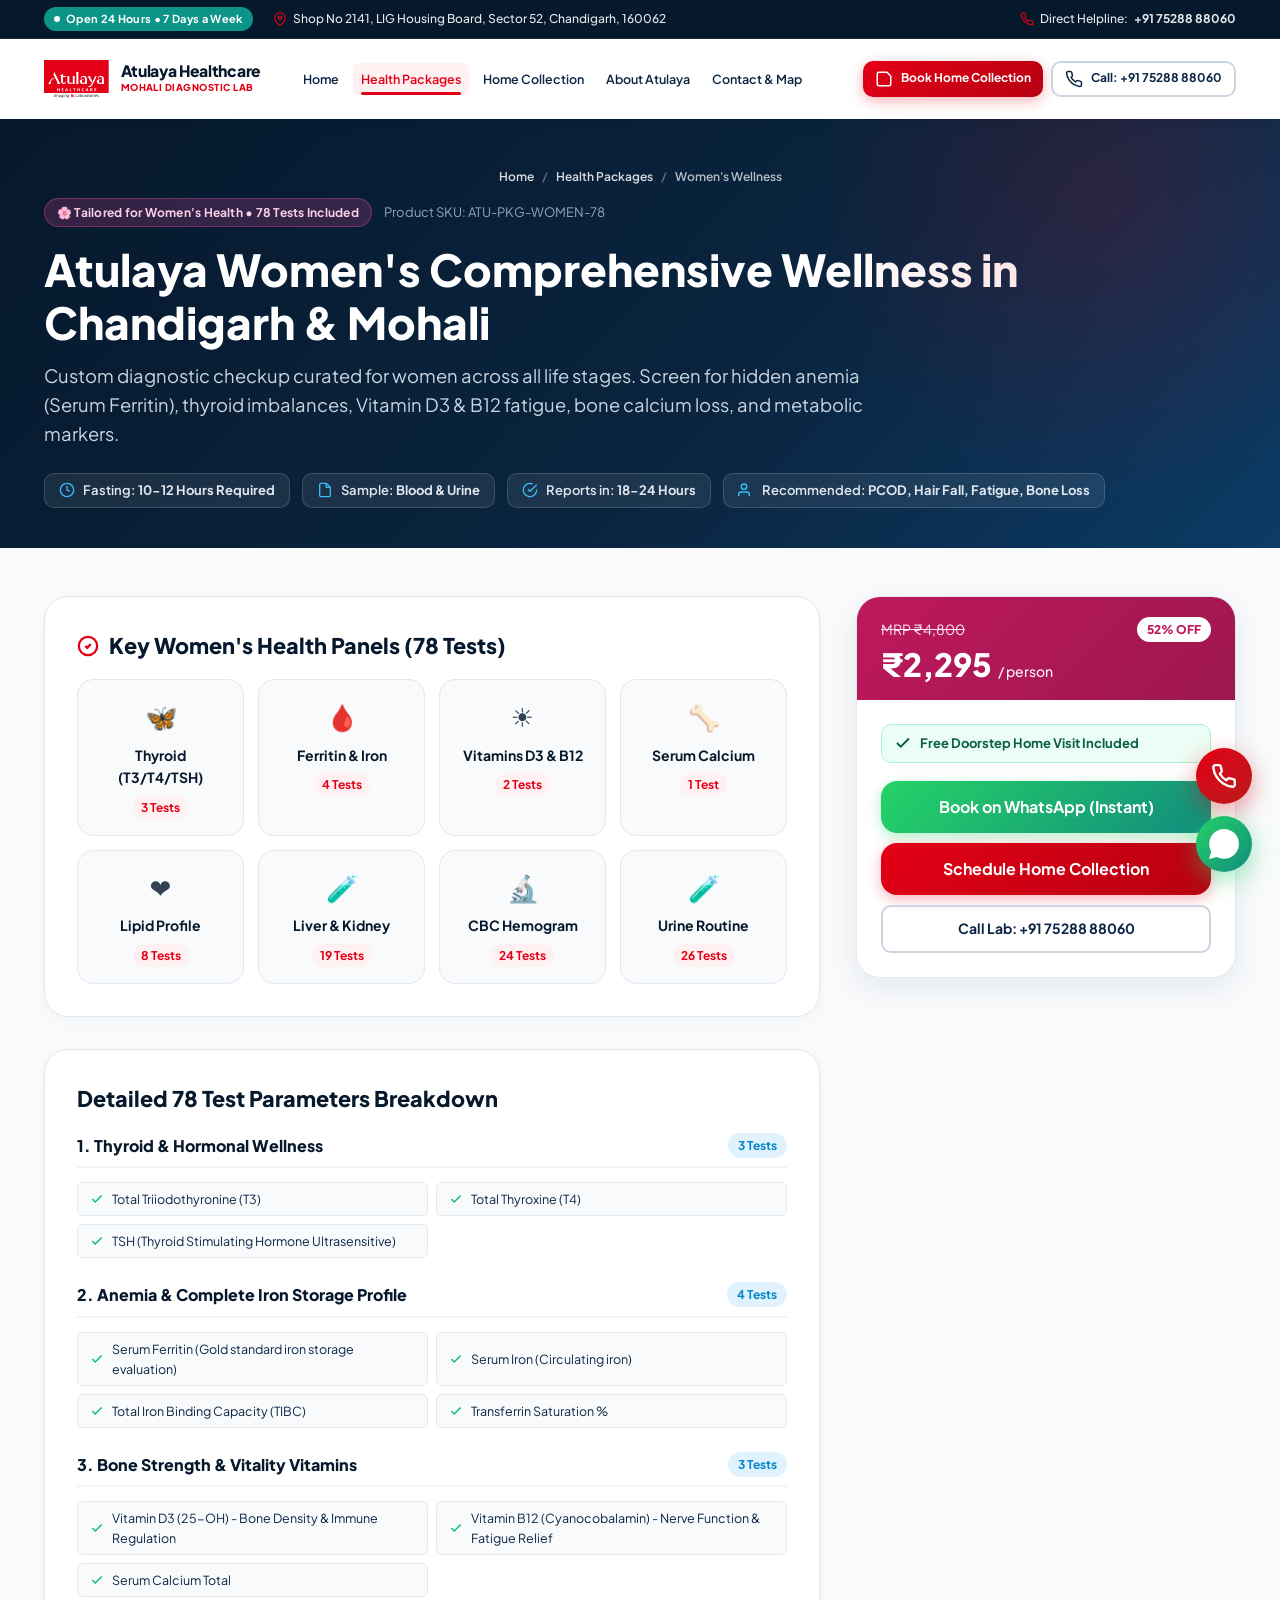
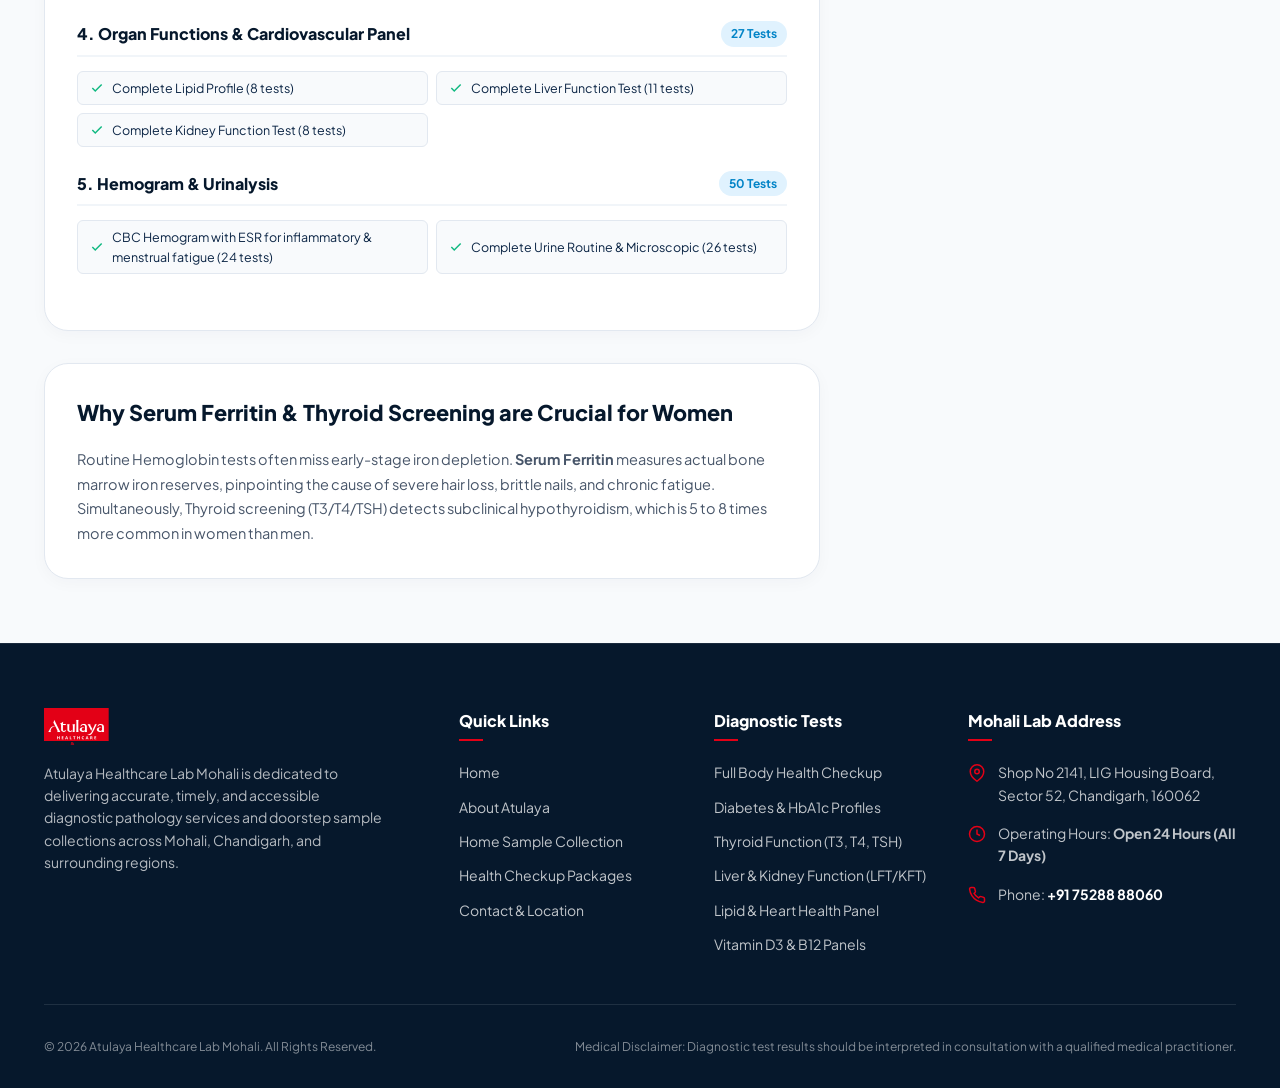
<file: packages/womens-wellness/index.html>
<!DOCTYPE html>
<html lang="en">
<head>
  <meta charset="UTF-8">
  <meta name="viewport" content="width=device-width, initial-scale=1.0">
  <title>Women's Comprehensive Wellness Package Chandigarh & Mohali | 78 Tests ₹2,295 | Atulaya</title>
  <meta name="description" content="Book Atulaya Women's Comprehensive Wellness Package in Chandigarh & Mohali. 78 tests: Thyroid Profile, Serum Ferritin & Iron, Vitamins D3/B12, Calcium, Lipid, LFT, KFT, CBC & Urine. Free home sample collection.">
  <meta name="keywords" content="women health checkup Chandigarh, female wellness package Mohali, ferritin iron test Chandigarh, thyroid test women Mohali, PCOD blood test package Sector 52 Chandigarh, Atulaya women wellness">
  <link rel="canonical" href="https://atulayalabmohali.in/packages/womens-wellness/">
  
  <meta property="og:type" content="product">
  <meta property="og:title" content="Women's Comprehensive Wellness (78 Tests) | Atulaya Healthcare Lab">
  <meta property="og:description" content="Holistic female health evaluation covering Thyroid, Iron Storage (Ferritin), Bone Calcium, Vitamins & Organs for ₹2,295. Doorstep collection across Tricity.">
  <meta property="og:image" content="../../images/Atulaya_Logo.svg">
  <meta property="og:url" content="https://atulayalabmohali.in/packages/womens-wellness/">
  
  <link rel="icon" type="image/webp" href="../../images/atulaya-favicon.webp">
  <link rel="preconnect" href="https://fonts.googleapis.com">
  <link rel="preconnect" href="https://fonts.gstatic.com" crossorigin>
  <link href="https://fonts.googleapis.com/css2?family=Plus+Jakarta+Sans:wght@400;500;600;700;800&display=swap" rel="stylesheet">
  <link rel="stylesheet" href="../../css/style.css">

  <script type="application/ld+json">
  {
    "@context": "https://schema.org",
    "@graph": [
      {
        "@type": "MedicalBusiness",
        "@id": "https://atulayalabmohali.in/#organization",
        "name": "Atulaya Healthcare Lab Mohali",
        "image": "https://atulayalabmohali.in/images/Atulaya_Logo.svg",
        "url": "https://atulayalabmohali.in/",
        "telephone": "+917528888060",
        "address": {
          "@type": "PostalAddress",
          "streetAddress": "Shop No 2141, LIG Housing Board, Sector 52",
          "addressLocality": "Chandigarh",
          "addressRegion": "Chandigarh",
          "postalCode": "160062",
          "addressCountry": "IN"
        }
      },
      {
        "@type": "Product",
        "name": "Atulaya Women's Comprehensive Wellness Package (78 Parameters)",
        "description": "Comprehensive female health diagnostic package covering Thyroid hormones, Serum Ferritin storage, Iron studies, Vitamins D3 & B12, Bone Calcium, Lipid Profile, Liver and Kidney function.",
        "image": "https://atulayalabmohali.in/images/Atulaya_Logo.svg",
        "sku": "ATU-PKG-WOMEN-78",
        "brand": { "@type": "Brand", "name": "Atulaya Healthcare" },
        "offers": {
          "@type": "Offer",
          "url": "https://atulayalabmohali.in/packages/womens-wellness/",
          "priceCurrency": "INR",
          "price": "2295",
          "priceValidUntil": "2027-12-31",
          "itemCondition": "https://schema.org/NewCondition",
          "availability": "https://schema.org/InStock",
          "seller": { "@id": "https://atulayalabmohali.in/#organization" }
        }
      },
      {
        "@type": "BreadcrumbList",
        "itemListElement": [
          { "@type": "ListItem", "position": 1, "name": "Home", "item": "https://atulayalabmohali.in/" },
          { "@type": "ListItem", "position": 2, "name": "Health Packages", "item": "https://atulayalabmohali.in/packages/" },
          { "@type": "ListItem", "position": 3, "name": "Women's Wellness Package", "item": "https://atulayalabmohali.in/packages/womens-wellness/" }
        ]
      }
    ]
  }
  </script>
</head>
<body>

  <!-- Top Notification & Contact Bar -->
  <aside class="topbar" aria-label="Quick contact information">
    <div class="container">
      <div class="topbar-content">
        <div class="topbar-left">
          <span class="topbar-tag"><span class="pulse-dot"></span> Open 24 Hours • 7 Days a Week</span>
          <span class="topbar-item">
            <svg viewBox="0 0 24 24" fill="none" stroke="currentColor" stroke-width="2">
              <path d="M21 10c0 7-9 13-9 13s-9-6-9-13a9 9 0 0 1 18 0z"></path>
              <circle cx="12" cy="10" r="3"></circle>
            </svg>
            Shop No 2141, LIG Housing Board, Sector 52, Chandigarh, 160062
          </span>
        </div>
        <div class="topbar-right">
          <span class="topbar-item">
            <svg viewBox="0 0 24 24" fill="none" stroke="currentColor" stroke-width="2">
              <path
                d="M22 16.92v3a2 2 0 0 1-2.18 2 19.79 19.79 0 0 1-8.63-3.07 19.5 19.5 0 0 1-6-6 19.79 19.79 0 0 1-3.07-8.67A2 2 0 0 1 4.11 2h3a2 2 0 0 1 2 1.72 12.84 12.84 0 0 0 .7 2.81 2 2 0 0 1-.45 2.11L8.09 9.91a16 16 0 0 0 6 6l1.27-1.27a2 2 0 0 1 2.11-.45 12.84 12.84 0 0 0 2.81.7A2 2 0 0 1 22 16.92z">
              </path>
            </svg>
            Direct Helpline: <a href="tel:7528888060"><strong>+91 75288 88060</strong></a>
          </span>
        </div>
      </div>
    </div>
  </aside>

  <!-- Main Site Navigation Header -->
  <header class="site-header" role="banner">
    <div class="container">
      <div class="header-inner">
        <a href="../../" class="brand-logo" aria-label="Atulaya Healthcare Lab Mohali Home">
          <img src="../../images/Atulaya_Logo.svg" alt="Atulaya Healthcare Lab Logo" class="brand-logo-img" width="160"
            height="52">
          <div class="brand-title-group">
            <span class="brand-name">Atulaya Healthcare</span>
            <span class="brand-tagline">Mohali Diagnostic Lab</span>
          </div>
        </a>

        <!-- Mobile Quick Action Buttons & Animated Toggle -->
        <div class="header-mobile-actions">
          <a href="https://wa.me/917528888060" target="_blank" rel="noopener noreferrer" class="header-quick-btn wa"
            aria-label="WhatsApp Lab Coordinator">
            <svg viewBox="0 0 24 24" fill="currentColor">
              <path
                d="M.057 24l1.687-6.163c-1.041-1.804-1.588-3.849-1.587-5.946.003-6.556 5.338-11.891 11.893-11.891 3.181.001 6.167 1.24 8.413 3.488 2.245 2.248 3.481 5.236 3.48 8.414-.003 6.557-5.338 11.892-11.893 11.892-1.99-.001-3.951-.5-5.688-1.448l-6.305 1.654z" />
            </svg>
          </a>
          <a href="tel:7528888060" class="header-quick-btn call" aria-label="Call Mohali Lab">
            <svg viewBox="0 0 24 24" fill="none" stroke="currentColor" stroke-width="2.5">
              <path
                d="M22 16.92v3a2 2 0 0 1-2.18 2 19.79 19.79 0 0 1-8.63-3.07 19.5 19.5 0 0 1-6-6 19.79 19.79 0 0 1-3.07-8.67A2 2 0 0 1 4.11 2h3a2 2 0 0 1 2 1.72 12.84 12.84 0 0 0 .7 2.81 2 2 0 0 1-.45 2.11L8.09 9.91a16 16 0 0 0 6 6l1.27-1.27a2 2 0 0 1 2.11-.45 12.84 12.84 0 0 0 2.81.7A2 2 0 0 1 22 16.92z">
              </path>
            </svg>
          </a>
          <button class="mobile-toggle" aria-label="Toggle navigation menu" aria-expanded="false"
            aria-controls="primaryNav">
            <span></span>
            <span></span>
            <span></span>
          </button>
        </div>

        <!-- Slide-Out Mobile Navigation Drawer / Desktop Nav -->
        <nav class="main-nav" id="primaryNav" role="navigation" aria-label="Main Navigation">
          <!-- Mobile Drawer Header -->
          <div class="drawer-header-mobile">
            <div class="drawer-brand-group">
              <span class="drawer-brand-title">Atulaya Healthcare</span>
              <span class="drawer-status-pill">
                <span
                  style="width: 6px; height: 6px; background: #10b981; border-radius: 50%; display: inline-block;"></span>
                24/7 Mohali Lab Active
              </span>
            </div>
            <button type="button" class="drawer-close-btn" aria-label="Close navigation menu">
              <svg width="18" height="18" viewBox="0 0 24 24" fill="none" stroke="currentColor" stroke-width="2.5">
                <line x1="18" y1="6" x2="6" y2="18"></line>
                <line x1="6" y1="6" x2="18" y2="18"></line>
              </svg>
            </button>
          </div>

          <div class="drawer-content-scroll">
            <!-- Mobile 1-Tap WhatsApp Banner -->
            <a href="https://wa.me/917528888060" target="_blank" rel="noopener noreferrer" class="drawer-wa-banner">
              <span>
                <svg viewBox="0 0 24 24" fill="currentColor">
                  <path
                    d="M.057 24l1.687-6.163c-1.041-1.804-1.588-3.849-1.587-5.946.003-6.556 5.338-11.891 11.893-11.891 3.181.001 6.167 1.24 8.413 3.488 2.245 2.248 3.481 5.236 3.48 8.414-.003 6.557-5.338 11.892-11.893 11.892-1.99-.001-3.951-.5-5.688-1.448l-6.305 1.654z" />
                </svg>
                Instant WhatsApp Booking
              </span>
              <svg width="14" height="14" viewBox="0 0 24 24" fill="none" stroke="currentColor" stroke-width="2.5">
                <polyline points="9 18 15 12 9 6"></polyline>
              </svg>
            </a>

            <!-- Navigation Links -->
            <ul class="nav-links">
              <li>
                <a href="../../" class="nav-link">
                  <span class="nav-link-icon-box">
                    <svg viewBox="0 0 24 24" fill="none" stroke="currentColor" stroke-width="2">
                      <path d="M3 9l9-7 9 7v11a2 2 0 0 1-2 2H5a2 2 0 0 1-2-2z"></path>
                    </svg>
                  </span>
                  <span>Home</span>
                  <span class="nav-link-arrow">
                    <svg width="14" height="14" viewBox="0 0 24 24" fill="none" stroke="currentColor"
                      stroke-width="2.5">
                      <polyline points="9 18 15 12 9 6"></polyline>
                    </svg>
                  </span>
                </a>
              </li>
              <li>
                <a href="../" class="nav-link active">
                  <span class="nav-link-icon-box">
                    <svg viewBox="0 0 24 24" fill="none" stroke="currentColor" stroke-width="2">
                      <path
                        d="M21 16V8a2 2 0 0 0-1-1.73l-7-4a2 2 0 0 0-2 0l-7 4A2 2 0 0 0 3 8v8a2 2 0 0 0 1 1.73l7 4a2 2 0 0 0 2 0l7-4A2 2 0 0 0 21 16z">
                      </path>
                    </svg>
                  </span>
                  <span>Health Packages</span>
                  <span class="nav-link-badge">8 Packages</span>
                  <span class="nav-link-arrow">
                    <svg width="14" height="14" viewBox="0 0 24 24" fill="none" stroke="currentColor"
                      stroke-width="2.5">
                      <polyline points="9 18 15 12 9 6"></polyline>
                    </svg>
                  </span>
                </a>
              </li>
              <li>
                <a href="../../home-collection/" class="nav-link">
                  <span class="nav-link-icon-box">
                    <svg viewBox="0 0 24 24" fill="none" stroke="currentColor" stroke-width="2">
                      <path
                        d="M19 14c1.49-1.46 3-3.21 3-5.5A5.5 5.5 0 0 0 16.5 3c-1.76 0-3 .5-4.5 2-1.5-1.5-2.74-2-4.5-2A5.5 5.5 0 0 0 2 8.5c0 2.3 1.5 4.05 3 5.5l7 7Z">
                      </path>
                    </svg>
                  </span>
                  <span>Home Collection</span>
                  <span class="nav-link-badge green">Free Visit</span>
                  <span class="nav-link-arrow">
                    <svg width="14" height="14" viewBox="0 0 24 24" fill="none" stroke="currentColor"
                      stroke-width="2.5">
                      <polyline points="9 18 15 12 9 6"></polyline>
                    </svg>
                  </span>
                </a>
              </li>
              <li>
                <a href="../../about-us/" class="nav-link">
                  <span class="nav-link-icon-box">
                    <svg viewBox="0 0 24 24" fill="none" stroke="currentColor" stroke-width="2">
                      <circle cx="12" cy="12" r="10"></circle>
                      <line x1="12" y1="16" x2="12" y2="12"></line>
                      <line x1="12" y1="8" x2="12.01" y2="8"></line>
                    </svg>
                  </span>
                  <span>About Atulaya</span>
                  <span class="nav-link-arrow">
                    <svg width="14" height="14" viewBox="0 0 24 24" fill="none" stroke="currentColor"
                      stroke-width="2.5">
                      <polyline points="9 18 15 12 9 6"></polyline>
                    </svg>
                  </span>
                </a>
              </li>
              <li>
                <a href="../../contact-us/" class="nav-link">
                  <span class="nav-link-icon-box">
                    <svg viewBox="0 0 24 24" fill="none" stroke="currentColor" stroke-width="2">
                      <path d="M21 10c0 7-9 13-9 13s-9-6-9-13a9 9 0 0 1 18 0z"></path>
                      <circle cx="12" cy="10" r="3"></circle>
                    </svg>
                  </span>
                  <span>Contact & Map</span>
                  <span class="nav-link-arrow">
                    <svg width="14" height="14" viewBox="0 0 24 24" fill="none" stroke="currentColor"
                      stroke-width="2.5">
                      <polyline points="9 18 15 12 9 6"></polyline>
                    </svg>
                  </span>
                </a>
              </li>
            </ul>

            <!-- Fast Action Booking Buttons -->
            <div class="header-cta">
              <button type="button" class="btn btn-primary" data-open-modal data-service="Home Sample Collection">
                <svg class="btn-icon" viewBox="0 0 24 24" fill="none" stroke="currentColor" stroke-width="2">
                  <path d="M19 21H5a2 2 0 0 1-2-2V5a2 2 0 0 1 2-2h11l5 5v11a2 2 0 0 1-2 2z"></path>
                </svg>
                Book Home Collection
              </button>
              <a href="tel:7528888060" class="btn btn-outline">
                <svg class="btn-icon" viewBox="0 0 24 24" fill="none" stroke="currentColor" stroke-width="2">
                  <path
                    d="M22 16.92v3a2 2 0 0 1-2.18 2 19.79 19.79 0 0 1-8.63-3.07 19.5 19.5 0 0 1-6-6 19.79 19.79 0 0 1-3.07-8.67A2 2 0 0 1 4.11 2h3a2 2 0 0 1 2 1.72 12.84 12.84 0 0 0 .7 2.81 2 2 0 0 1-.45 2.11L8.09 9.91a16 16 0 0 0 6 6l1.27-1.27a2 2 0 0 1 2.11-.45 12.84 12.84 0 0 0 2.81.7A2 2 0 0 1 22 16.92z">
                  </path>
                </svg>
                Call: +91 75288 88060
              </a>
            </div>

            <!-- Drawer Footer Trust & Contact -->
            <div class="drawer-footer-card">
              <span class="drawer-footer-title">24/7 Mohali Lab Helpline</span>
              <a href="tel:7528888060" class="drawer-helpline-link">
                <svg viewBox="0 0 24 24" fill="currentColor">
                  <path
                    d="M22 16.92v3a2 2 0 0 1-2.18 2 19.79 19.79 0 0 1-8.63-3.07 19.5 19.5 0 0 1-6-6 19.79 19.79 0 0 1-3.07-8.67A2 2 0 0 1 4.11 2h3a2 2 0 0 1 2 1.72 12.84 12.84 0 0 0 .7 2.81 2 2 0 0 1-.45 2.11L8.09 9.91a16 16 0 0 0 6 6l1.27-1.27a2 2 0 0 1 2.11-.45 12.84 12.84 0 0 0 2.81.7A2 2 0 0 1 22 16.92z">
                  </path>
                </svg>
                +91 75288 88060
              </a>
              <span class="drawer-address-text">
                📍 Shop No 2141, LIG Housing Board, Sector 52, Chandigarh, 160062
              </span>
            </div>
          </div>
        </nav>
      </div>
    </div>
  </header>

  <section class="pkg-page-hero" aria-label="Package Details Header">
    <div class="container">
      <nav class="breadcrumb" aria-label="Breadcrumb">
        <a href="../../">Home</a>
        <span class="breadcrumb-separator">/</span>
        <a href="../">Health Packages</a>
        <span class="breadcrumb-separator">/</span>
        <span>Women's Wellness</span>
      </nav>

      <div class="pkg-hero-top">
        <span class="pkg-verified-badge" style="background: rgba(236, 72, 153, 0.2); color: #fbcfe8; border-color: rgba(236, 72, 153, 0.4);">
          🌸 Tailored for Women's Health • 78 Tests Included
        </span>
        <span style="color: #94a3b8; font-size: 13px;">Product SKU: ATU-PKG-WOMEN-78</span>
      </div>

      <h1 class="pkg-hero-title">Atulaya Women's Comprehensive Wellness in Chandigarh & Mohali</h1>
      <p class="pkg-hero-subtitle">
        Custom diagnostic checkup curated for women across all life stages. Screen for hidden anemia (Serum Ferritin), thyroid imbalances, Vitamin D3 & B12 fatigue, bone calcium loss, and metabolic markers.
      </p>

      <div class="pkg-meta-strip">
        <div class="pkg-meta-item">
          <svg viewBox="0 0 24 24" fill="none" stroke="currentColor" stroke-width="2"><circle cx="12" cy="12" r="10"></circle><polyline points="12 6 12 12 16 14"></polyline></svg>
          <span>Fasting: <strong>10-12 Hours Required</strong></span>
        </div>
        <div class="pkg-meta-item">
          <svg viewBox="0 0 24 24" fill="none" stroke="currentColor" stroke-width="2"><path d="M14 2H6a2 2 0 0 0-2 2v16a2 2 0 0 0 2 2h12a2 2 0 0 0 2-2V8z"></path><polyline points="14 2 14 8 20 8"></polyline></svg>
          <span>Sample: <strong>Blood & Urine</strong></span>
        </div>
        <div class="pkg-meta-item">
          <svg viewBox="0 0 24 24" fill="none" stroke="currentColor" stroke-width="2"><path d="M22 11.08V12a10 10 0 1 1-5.93-9.14"></path><polyline points="22 4 12 14.01 9 11.01"></polyline></svg>
          <span>Reports in: <strong>18-24 Hours</strong></span>
        </div>
        <div class="pkg-meta-item">
          <svg viewBox="0 0 24 24" fill="none" stroke="currentColor" stroke-width="2"><path d="M17 21v-2a4 4 0 0 0-4-4H5a4 4 0 0 0-4 4v2"></path><circle cx="9" cy="7" r="4"></circle></svg>
          <span>Recommended: <strong>PCOD, Hair Fall, Fatigue, Bone Loss</strong></span>
        </div>
      </div>
    </div>
  </section>

  <main id="main-content" class="pkg-content-wrap">
    <div class="container">
      <div class="pkg-layout-grid">
        
        <div class="pkg-main-col">
          
          <section class="pkg-card-box">
            <h2 class="pkg-card-title">
              <svg width="22" height="22" viewBox="0 0 24 24" fill="none" stroke="#e30016" stroke-width="2.5"><circle cx="12" cy="12" r="10"></circle><path d="m9 12 2 2 4-4"></path></svg>
              Key Women's Health Panels (78 Tests)
            </h2>
            <div class="pkg-organ-grid">
              <div class="pkg-organ-card"><div class="pkg-organ-icon">🦋</div><div class="pkg-organ-name">Thyroid (T3/T4/TSH)</div><span class="pkg-organ-count">3 Tests</span></div>
              <div class="pkg-organ-card"><div class="pkg-organ-icon">🩸</div><div class="pkg-organ-name">Ferritin & Iron</div><span class="pkg-organ-count">4 Tests</span></div>
              <div class="pkg-organ-card"><div class="pkg-organ-icon">☀️</div><div class="pkg-organ-name">Vitamins D3 & B12</div><span class="pkg-organ-count">2 Tests</span></div>
              <div class="pkg-organ-card"><div class="pkg-organ-icon">🦴</div><div class="pkg-organ-name">Serum Calcium</div><span class="pkg-organ-count">1 Test</span></div>
              <div class="pkg-organ-card"><div class="pkg-organ-icon">❤️</div><div class="pkg-organ-name">Lipid Profile</div><span class="pkg-organ-count">8 Tests</span></div>
              <div class="pkg-organ-card"><div class="pkg-organ-icon">🧪</div><div class="pkg-organ-name">Liver & Kidney</div><span class="pkg-organ-count">19 Tests</span></div>
              <div class="pkg-organ-card"><div class="pkg-organ-icon">🔬</div><div class="pkg-organ-name">CBC Hemogram</div><span class="pkg-organ-count">24 Tests</span></div>
              <div class="pkg-organ-card"><div class="pkg-organ-icon">🧪</div><div class="pkg-organ-name">Urine Routine</div><span class="pkg-organ-count">26 Tests</span></div>
            </div>
          </section>

          <section class="pkg-card-box">
            <h2 class="pkg-card-title">Detailed 78 Test Parameters Breakdown</h2>

            <div class="param-category-block">
              <div class="pkg-cat-header"><span class="pkg-cat-title">1. Thyroid & Hormonal Wellness</span><span class="pkg-cat-badge">3 Tests</span></div>
              <div class="param-chips-grid">
                <div class="param-chip-item"><svg viewBox="0 0 24 24" fill="none" stroke="currentColor" stroke-width="2.5"><polyline points="20 6 9 17 4 12"></polyline></svg><span>Total Triiodothyronine (T3)</span></div>
                <div class="param-chip-item"><svg viewBox="0 0 24 24" fill="none" stroke="currentColor" stroke-width="2.5"><polyline points="20 6 9 17 4 12"></polyline></svg><span>Total Thyroxine (T4)</span></div>
                <div class="param-chip-item"><svg viewBox="0 0 24 24" fill="none" stroke="currentColor" stroke-width="2.5"><polyline points="20 6 9 17 4 12"></polyline></svg><span>TSH (Thyroid Stimulating Hormone Ultrasensitive)</span></div>
              </div>
            </div>

            <div class="param-category-block">
              <div class="pkg-cat-header"><span class="pkg-cat-title">2. Anemia & Complete Iron Storage Profile</span><span class="pkg-cat-badge">4 Tests</span></div>
              <div class="param-chips-grid">
                <div class="param-chip-item"><svg viewBox="0 0 24 24" fill="none" stroke="currentColor" stroke-width="2.5"><polyline points="20 6 9 17 4 12"></polyline></svg><span>Serum Ferritin (Gold standard iron storage evaluation)</span></div>
                <div class="param-chip-item"><svg viewBox="0 0 24 24" fill="none" stroke="currentColor" stroke-width="2.5"><polyline points="20 6 9 17 4 12"></polyline></svg><span>Serum Iron (Circulating iron)</span></div>
                <div class="param-chip-item"><svg viewBox="0 0 24 24" fill="none" stroke="currentColor" stroke-width="2.5"><polyline points="20 6 9 17 4 12"></polyline></svg><span>Total Iron Binding Capacity (TIBC)</span></div>
                <div class="param-chip-item"><svg viewBox="0 0 24 24" fill="none" stroke="currentColor" stroke-width="2.5"><polyline points="20 6 9 17 4 12"></polyline></svg><span>Transferrin Saturation %</span></div>
              </div>
            </div>

            <div class="param-category-block">
              <div class="pkg-cat-header"><span class="pkg-cat-title">3. Bone Strength & Vitality Vitamins</span><span class="pkg-cat-badge">3 Tests</span></div>
              <div class="param-chips-grid">
                <div class="param-chip-item"><svg viewBox="0 0 24 24" fill="none" stroke="currentColor" stroke-width="2.5"><polyline points="20 6 9 17 4 12"></polyline></svg><span>Vitamin D3 (25-OH) - Bone Density & Immune Regulation</span></div>
                <div class="param-chip-item"><svg viewBox="0 0 24 24" fill="none" stroke="currentColor" stroke-width="2.5"><polyline points="20 6 9 17 4 12"></polyline></svg><span>Vitamin B12 (Cyanocobalamin) - Nerve Function & Fatigue Relief</span></div>
                <div class="param-chip-item"><svg viewBox="0 0 24 24" fill="none" stroke="currentColor" stroke-width="2.5"><polyline points="20 6 9 17 4 12"></polyline></svg><span>Serum Calcium Total</span></div>
              </div>
            </div>

            <div class="param-category-block">
              <div class="pkg-cat-header"><span class="pkg-cat-title">4. Organ Functions & Cardiovascular Panel</span><span class="pkg-cat-badge">27 Tests</span></div>
              <div class="param-chips-grid">
                <div class="param-chip-item"><svg viewBox="0 0 24 24" fill="none" stroke="currentColor" stroke-width="2.5"><polyline points="20 6 9 17 4 12"></polyline></svg><span>Complete Lipid Profile (8 tests)</span></div>
                <div class="param-chip-item"><svg viewBox="0 0 24 24" fill="none" stroke="currentColor" stroke-width="2.5"><polyline points="20 6 9 17 4 12"></polyline></svg><span>Complete Liver Function Test (11 tests)</span></div>
                <div class="param-chip-item"><svg viewBox="0 0 24 24" fill="none" stroke="currentColor" stroke-width="2.5"><polyline points="20 6 9 17 4 12"></polyline></svg><span>Complete Kidney Function Test (8 tests)</span></div>
              </div>
            </div>

            <div class="param-category-block">
              <div class="pkg-cat-header"><span class="pkg-cat-title">5. Hemogram & Urinalysis</span><span class="pkg-cat-badge">50 Tests</span></div>
              <div class="param-chips-grid">
                <div class="param-chip-item"><svg viewBox="0 0 24 24" fill="none" stroke="currentColor" stroke-width="2.5"><polyline points="20 6 9 17 4 12"></polyline></svg><span>CBC Hemogram with ESR for inflammatory & menstrual fatigue (24 tests)</span></div>
                <div class="param-chip-item"><svg viewBox="0 0 24 24" fill="none" stroke="currentColor" stroke-width="2.5"><polyline points="20 6 9 17 4 12"></polyline></svg><span>Complete Urine Routine & Microscopic (26 tests)</span></div>
              </div>
            </div>
          </section>

          <section class="pkg-card-box">
            <h2 class="pkg-card-title">Why Serum Ferritin & Thyroid Screening are Crucial for Women</h2>
            <p style="font-size: 14.5px; color: #475569; line-height: 1.7;">
              Routine Hemoglobin tests often miss early-stage iron depletion. <strong>Serum Ferritin</strong> measures actual bone marrow iron reserves, pinpointing the cause of severe hair loss, brittle nails, and chronic fatigue. Simultaneously, Thyroid screening (T3/T4/TSH) detects subclinical hypothyroidism, which is 5 to 8 times more common in women than men.
            </p>
          </section>
        </div>

        <aside class="pkg-sidebar-col">
          <div class="pkg-sidebar-card">
            <div class="pkg-sidebar-header" style="background: linear-gradient(135deg, #be185d 0%, #9d174d 100%);">
              <div class="pkg-price-badge-row">
                <span class="pkg-sidebar-mrp" style="color: #fce7f3;">MRP ₹4,800</span>
                <span class="pkg-sidebar-discount" style="background: #ffffff; color: #be185d;">52% OFF</span>
              </div>
              <div class="pkg-sidebar-price">
                ₹2,295 <small style="color: #fdf2f8;">/ person</small>
              </div>
            </div>
            <div class="pkg-sidebar-body">
              <div class="pkg-free-visit-pill">
                <svg width="18" height="18" viewBox="0 0 24 24" fill="none" stroke="currentColor" stroke-width="2.5"><polyline points="20 6 9 17 4 12"></polyline></svg>
                <span>Free Doorstep Home Visit Included</span>
              </div>
              <div class="pkg-cta-btns">
                <button type="button" class="btn btn-whatsapp btn-lg" onclick="openWhatsAppBooking('Women Comprehensive Wellness', '₹2,295')">
                  Book on WhatsApp (Instant)
                </button>
                <button type="button" class="btn btn-primary btn-lg" data-open-modal data-service="Women Comprehensive Wellness (₹2,295)">
                  Schedule Home Collection
                </button>
                <a href="tel:7528888060" class="btn btn-outline">Call Lab: +91 75288 88060</a>
              </div>
            </div>
          </div>
        </aside>

      </div>
    </div>
  </main>

  <!-- Site Footer -->
  <footer class="site-footer" role="contentinfo">
    <div class="container">
      <div class="footer-grid">
        <!-- Col 1: Brand Info -->
        <div class="footer-brand">
          <a href="../../" class="brand-logo" style="margin-bottom: var(--space-3);">
            <img src="../../images/Atulaya_Logo.svg" alt="Atulaya Healthcare Lab" class="brand-logo-img" width="160"
              height="52">
          </a>
          <p>
            Atulaya Healthcare Lab Mohali is dedicated to delivering accurate, timely, and accessible diagnostic
            pathology services and doorstep sample collections across Mohali, Chandigarh, and surrounding regions.
          </p>
        </div>

        <!-- Col 2: Quick Links -->
        <div>
          <h4 class="footer-heading">Quick Links</h4>
          <ul class="footer-links">
            <li><a href="../../">Home</a></li>
            <li><a href="../../about-us/">About Atulaya</a></li>
            <li><a href="../../home-collection/">Home Sample Collection</a></li>
            <li><a href="../">Health Checkup Packages</a></li>
            <li><a href="../../contact-us/">Contact & Location</a></li>
          </ul>
        </div>

        <!-- Col 3: Test Categories -->
        <div>
          <h4 class="footer-heading">Diagnostic Tests</h4>
          <ul class="footer-links">
            <li><a href="../advanced-full-body/">Full Body Health Checkup</a></li>
            <li><a href="../diabetes-heart/">Diabetes & HbA1c Profiles</a></li>
            <li><a href="../basic-health/">Thyroid Function (T3, T4, TSH)</a></li>
            <li><a href="../routine-health/">Liver & Kidney Function (LFT/KFT)</a></li>
            <li><a href="../complete-full-body/">Lipid & Heart Health Panel</a></li>
            <li><a href="../advanced-full-body/">Vitamin D3 & B12 Panels</a></li>
          </ul>
        </div>

        <!-- Col 4: Official Contact -->
        <div>
          <h4 class="footer-heading">Mohali Lab Address</h4>
          <div class="footer-contact-item">
            <svg viewBox="0 0 24 24" fill="none" stroke="currentColor" stroke-width="2">
              <path d="M21 10c0 7-9 13-9 13s-9-6-9-13a9 9 0 0 1 18 0z"></path>
              <circle cx="12" cy="10" r="3"></circle>
            </svg>
            <span>Shop No 2141, LIG Housing Board, Sector 52, Chandigarh, 160062</span>
          </div>
          <div class="footer-contact-item">
            <svg viewBox="0 0 24 24" fill="none" stroke="currentColor" stroke-width="2">
              <circle cx="12" cy="12" r="10"></circle>
              <polyline points="12 6 12 12 16 14"></polyline>
            </svg>
            <span>Operating Hours: <strong>Open 24 Hours (All 7 Days)</strong></span>
          </div>
          <div class="footer-contact-item">
            <svg viewBox="0 0 24 24" fill="none" stroke="currentColor" stroke-width="2">
              <path
                d="M22 16.92v3a2 2 0 0 1-2.18 2 19.79 19.79 0 0 1-8.63-3.07 19.5 19.5 0 0 1-6-6 19.79 19.79 0 0 1-3.07-8.67A2 2 0 0 1 4.11 2h3a2 2 0 0 1 2 1.72 12.84 12.84 0 0 0 .7 2.81 2 2 0 0 1-.45 2.11L8.09 9.91a16 16 0 0 0 6 6l1.27-1.27a2 2 0 0 1 2.11-.45 12.84 12.84 0 0 0 2.81.7A2 2 0 0 1 22 16.92z">
              </path>
            </svg>
            <span>Phone: <a href="tel:7528888060" style="color: #fff; font-weight: 700;">+91 75288 88060</a></span>
          </div>
        </div>
      </div>

      <div class="footer-bottom">
        <p>&copy; 2026 Atulaya Healthcare Lab Mohali. All Rights Reserved.</p>
        <p>Medical Disclaimer: Diagnostic test results should be interpreted in consultation with a qualified medical
          practitioner.</p>
      </div>
    </div>
  </footer>

  <!-- Sticky Mobile Action Bar -->
  <aside class="mobile-bottom-bar" aria-label="Quick mobile actions">
    <div class="mobile-bottom-inner">
      <a href="tel:7528888060" class="mobile-action-btn call">
        <svg viewBox="0 0 24 24" fill="none" stroke="currentColor" stroke-width="2">
          <path
            d="M22 16.92v3a2 2 0 0 1-2.18 2 19.79 19.79 0 0 1-8.63-3.07 19.5 19.5 0 0 1-6-6 19.79 19.79 0 0 1-3.07-8.67A2 2 0 0 1 4.11 2h3a2 2 0 0 1 2 1.72 12.84 12.84 0 0 0 .7 2.81 2 2 0 0 1-.45 2.11L8.09 9.91a16 16 0 0 0 6 6l1.27-1.27a2 2 0 0 1 2.11-.45 12.84 12.84 0 0 0 2.81.7A2 2 0 0 1 22 16.92z">
          </path>
        </svg>
        Call Now
      </a>
      <a href="https://wa.me/917528888060" target="_blank" rel="noopener noreferrer" class="mobile-action-btn whatsapp">
        <svg viewBox="0 0 24 24" fill="none" stroke="currentColor" stroke-width="2">
          <path
            d="M21 11.5a8.38 8.38 0 0 1-.9 3.8 8.5 8.5 0 0 1-7.6 4.7 8.38 8.38 0 0 1-3.8-.9L3 21l1.9-5.7a8.38 8.38 0 0 1-.9-3.8 8.5 8.5 0 0 1 4.7-7.6 8.38 8.38 0 0 1 3.8-.9h.5a8.48 8.48 0 0 1 8 8v.5z">
          </path>
        </svg>
        WhatsApp
      </a>
      <button class="mobile-action-btn book" data-open-modal data-service="Senior Citizen Comprehensive Care (₹2,995)">
        <svg viewBox="0 0 24 24" fill="none" stroke="currentColor" stroke-width="2">
          <path d="M19 21H5a2 2 0 0 1-2-2V5a2 2 0 0 1 2-2h11l5 5v11a2 2 0 0 1-2 2z"></path>
        </svg>
        Book Collection
      </button>
    </div>
  </aside>

  <!-- Global Booking Modal -->
  <div class="modal-overlay" id="bookingModal" role="dialog" aria-modal="true" aria-labelledby="modalTitle">
    <div class="modal-dialog">
      <button class="modal-close-btn" aria-label="Close dialog">
        <svg width="18" height="18" viewBox="0 0 24 24" fill="none" stroke="currentColor" stroke-width="2">
          <line x1="18" y1="6" x2="6" y2="18"></line>
          <line x1="6" y1="6" x2="18" y2="18"></line>
        </svg>
      </button>
      <h3 class="modal-title" id="modalTitle">Book Diagnostic Test / Home Collection</h3>
      <p class="modal-desc">Fill out your contact details. Our Mohali phlebotomy coordinator will confirm your time slot
        promptly.</p>

      <form class="booking-form" data-ajax-form>
        <div class="form-group">
          <label for="modalName">Full Name *</label>
          <input type="text" id="modalName" name="patient_name" placeholder="Patient's Full Name" required>
        </div>

        <div class="form-row">
          <div class="form-group">
            <label for="modalPhone">Phone Number *</label>
            <input type="tel" id="modalPhone" name="phone_number" placeholder="10-digit mobile" pattern="[0-9]{10}"
              required>
          </div>
          <div class="form-group">
            <label for="modalService">Select Test / Package *</label>
            <select id="modalService" name="selected_service" required>
              <option value="Senior Citizen Comprehensive" selected>Senior Citizen Comprehensive</option>
              <option value="Advanced Full Body Checkup">Advanced Full Body Checkup</option>
              <option value="Basic Health Package">Basic Health Package</option>
              <option value="Routine Health Package">Routine Health Package</option>
              <option value="Complete Health Package (Ayushmant Gold)">Complete Health Package (Ayushmant Gold)</option>
              <option value="Diabetes Evaluation Package">Diabetes Evaluation Package</option>
              <option value="Women's Wellness Profile">Women's Wellness Profile</option>
              <option value="Fever & Infection Profile">Fever & Infection Profile</option>
              <option value="Home Sample Collection">Home Sample Collection</option>
              <option value="Thyroid Profile (T3, T4, TSH)">Thyroid Profile</option>
              <option value="Liver Function Test (LFT)">Liver Function Test (LFT)</option>
              <option value="Kidney Function Test (KFT)">Kidney Function Test (KFT)</option>
              <option value="Vitamin D3 & B12 Panel">Vitamin D3 & B12 Panel</option>
              <option value="CBC and Routine Blood Tests">CBC / Routine Blood Test</option>
            </select>
          </div>
        </div>

        <div class="form-group">
          <label for="modalAddress">Address / Sector (Mohali / Chandigarh) *</label>
          <input type="text" id="modalAddress" name="address" placeholder="e.g. House No., Sector or Phase" required>
        </div>

        <div class="form-group">
          <label for="modalDate">Preferred Date & Time Slot</label>
          <input type="text" id="modalDate" name="preferred_slot" placeholder="e.g. Tomorrow 7:00 AM (Fasting)">
        </div>

        <button type="submit" class="btn btn-primary" style="width: 100%; padding: 14px; margin-top: var(--space-2);">
          Confirm Test Booking Request
        </button>

        <div class="form-guarantee">
          <svg viewBox="0 0 24 24" fill="none" stroke="currentColor" stroke-width="2">
            <path d="M12 22s8-4 8-10V5l-8-3-8 3v7c0 6 8 10 8 10z"></path>
          </svg>
          Direct lab confirmation • No spam guarantee
        </div>
      </form>
    </div>
  </div>

  <!-- Floating WhatsApp Concierge Drawer -->
    <!-- Floating Direct Quick Contact Action Buttons -->
  <aside class="floating-actions-wrap" aria-label="Quick Contact Floating Actions">
    <a href="tel:7528888060" class="floating-action-btn floating-call-btn" aria-label="Call Atulaya Lab +91 75288 88060">
      <svg viewBox="0 0 24 24" fill="none" stroke="currentColor" stroke-width="2.2" stroke-linecap="round" stroke-linejoin="round">
        <path d="M22 16.92v3a2 2 0 0 1-2.18 2 19.79 19.79 0 0 1-8.63-3.07 19.5 19.5 0 0 1-6-6 19.79 19.79 0 0 1-3.07-8.67A2 2 0 0 1 4.11 2h3a2 2 0 0 1 2 1.72 12.84 12.84 0 0 0 .7 2.81 2 2 0 0 1-.45 2.11L8.09 9.91a16 16 0 0 0 6 6l1.27-1.27a2 2 0 0 1 2.11-.45 12.84 12.84 0 0 0 2.81.7A2 2 0 0 1 22 16.92z"></path>
      </svg>
      <span class="floating-tooltip">Call: +91 75288 88060</span>
    </a>
    <a href="https://wa.me/917528888060?text=Hello%20Atulaya%20Healthcare%20Lab%20Mohali,%20I%20would%20like%20to%20inquire%20about%20blood%20tests%20and%20home%20sample%20collection." target="_blank" rel="noopener noreferrer" class="floating-action-btn floating-whatsapp-btn" aria-label="WhatsApp Atulaya Lab">
      <svg viewBox="0 0 24 24" fill="currentColor">
        <path d="M.057 24l1.687-6.163c-1.041-1.804-1.588-3.849-1.587-5.946.003-6.556 5.338-11.891 11.893-11.891 3.181.001 6.167 1.24 8.413 3.488 2.245 2.248 3.481 5.236 3.48 8.414-.003 6.557-5.338 11.892-11.893 11.892-1.99-.001-3.951-.5-5.688-1.448l-6.305 1.654z"/>
      </svg>
      <span class="floating-tooltip">Chat on WhatsApp</span>
    </a>
  </aside>

  <script src="../../js/main.js"></script>
</body>

</html>
</file>
<file: css/style.css>
/* ==========================================================================
   ATULAYA HEALTHCARE LAB - STYLESHEET
   Location: Mohali & Chandigarh
   Author: Atulaya Healthcare Web Team
   ========================================================================== */

/* --------------------------------------------------------------------------
   1. CSS RESET & CUSTOM PROPERTIES (DESIGN SYSTEM)
   -------------------------------------------------------------------------- */
:root {
  /* Brand Color Palette */
  --brand-red: #E30016;
  --brand-red-hover: #c40013;
  --brand-red-dark: #9e000f;
  --brand-red-light: #fff1f2;
  --brand-red-subtle: rgba(227, 0, 22, 0.08);
  --brand-gradient: linear-gradient(135deg, #E30016 0%, #b80012 100%);
  --brand-gradient-soft: linear-gradient(135deg, #fff5f5 0%, #ffffff 100%);

  /* Primary Deep Navy / Clinical Trust Tones */
  --navy-950: #06182c;
  --navy-900: #0b2545;
  --navy-850: #0f3057;
  --navy-800: #134074;
  --navy-700: #1d5b9b;
  --navy-600: #2974b8;
  --navy-100: #e8f1fb;
  --navy-50: #f2f7fc;

  /* Secondary Medical Teal / Vitality Accents */
  --teal-700: #0f766e;
  --teal-600: #0d9488;
  --teal-500: #14b8a6;
  --teal-100: #ccfbf1;
  --teal-50: #f0fdfa;

  /* Neutrals & Surfaces */
  --bg-white: #ffffff;
  --bg-surface: #f8fafc;
  --bg-surface-alt: #f1f5f9;
  --bg-dark: #0b192c;
  
  --text-dark: #0f172a;
  --text-body: #334155;
  --text-muted: #64748b;
  --text-light: #94a3b8;
  --text-white: #ffffff;

  --border-light: #e2e8f0;
  --border-medium: #cbd5e1;
  --border-focus: #0d9488;

  /* Typography */
  --font-family: 'Plus Jakarta Sans', system-ui, -apple-system, BlinkMacSystemFont, 'Segoe UI', Roboto, sans-serif;
  --font-size-xs: 0.75rem;     /* 12px */
  --font-size-sm: 0.875rem;    /* 14px */
  --font-size-base: 1rem;      /* 16px */
  --font-size-md: 1.125rem;    /* 18px */
  --font-size-lg: 1.25rem;     /* 20px */
  --font-size-xl: 1.5rem;      /* 24px */
  --font-size-2xl: 1.875rem;   /* 30px */
  --font-size-3xl: 2.25rem;    /* 36px */
  --font-size-4xl: 2.75rem;    /* 44px */
  --font-size-5xl: 3.25rem;    /* 52px */

  /* Spacing */
  --space-1: 0.25rem;
  --space-2: 0.5rem;
  --space-3: 0.75rem;
  --space-4: 1rem;
  --space-5: 1.25rem;
  --space-6: 1.5rem;
  --space-8: 2rem;
  --space-10: 2.5rem;
  --space-12: 3rem;
  --space-16: 4rem;
  --space-20: 5rem;
  --space-24: 6rem;

  /* Shadows */
  --shadow-xs: 0 1px 2px 0 rgba(15, 23, 42, 0.04);
  --shadow-sm: 0 2px 8px -2px rgba(15, 23, 42, 0.06), 0 1px 4px -1px rgba(15, 23, 42, 0.04);
  --shadow-md: 0 8px 20px -4px rgba(15, 23, 42, 0.08), 0 4px 8px -2px rgba(15, 23, 42, 0.04);
  --shadow-lg: 0 16px 32px -6px rgba(15, 23, 42, 0.10), 0 8px 16px -4px rgba(15, 23, 42, 0.04);
  --shadow-xl: 0 24px 48px -12px rgba(15, 23, 42, 0.14);
  --shadow-card-hover: 0 20px 35px -8px rgba(11, 37, 69, 0.12);

  /* Border Radii */
  --radius-sm: 6px;
  --radius-md: 10px;
  --radius-lg: 16px;
  --radius-xl: 24px;
  --radius-full: 9999px;

  /* Transitions */
  --transition-fast: 0.15s ease;
  --transition-normal: 0.25s cubic-bezier(0.4, 0, 0.2, 1);
  --transition-smooth: 0.4s cubic-bezier(0.16, 1, 0.3, 1);

  /* Container */
  --container-max-width: 1240px;
  --header-height: 80px;
}

/* Box Sizing & Clean Defaults */
*, *::before, *::after {
  box-sizing: border-box;
  margin: 0;
  padding: 0;
}

html {
  font-size: 16px;
  scroll-behavior: smooth;
  -webkit-text-size-adjust: 100%;
  overflow-x: clip;
  width: 100%;
  max-width: 100%;
}

body {
  font-family: var(--font-family);
  font-size: var(--font-size-base);
  line-height: 1.6;
  color: var(--text-body);
  background-color: var(--bg-white);
  overflow-x: clip;
  width: 100%;
  max-width: 100%;
  -webkit-font-smoothing: antialiased;
  -moz-osx-font-smoothing: grayscale;
}

img, svg {
  display: block;
  max-width: 100%;
  height: auto;
}

a {
  color: inherit;
  text-decoration: none;
  transition: color var(--transition-fast);
}

button, input, select, textarea {
  font-family: inherit;
  font-size: inherit;
  color: inherit;
}

button {
  cursor: pointer;
  border: none;
  background: none;
}

ul, ol {
  list-style: none;
}

/* Focus states for accessibility */
:focus-visible {
  outline: 2px solid var(--brand-red);
  outline-offset: 3px;
}

/* --------------------------------------------------------------------------
   2. UTILITIES & LAYOUT
   -------------------------------------------------------------------------- */
.container {
  width: 100%;
  max-width: var(--container-max-width);
  margin-left: auto;
  margin-right: auto;
  padding-left: var(--space-6);
  padding-right: var(--space-6);
}

.section {
  padding-top: var(--space-20);
  padding-bottom: var(--space-20);
  position: relative;
}

.section-sm {
  padding-top: var(--space-12);
  padding-bottom: var(--space-12);
}

.section-alt {
  background-color: var(--bg-surface);
}

.section-navy {
  background-color: var(--navy-900);
  color: var(--text-white);
}

.section-gradient {
  background: linear-gradient(180deg, #ffffff 0%, var(--bg-surface) 100%);
}

.text-center { text-align: center; }
.text-left { text-align: left; }
.text-right { text-align: right; }

.section-header {
  max-width: 720px;
  margin-left: auto;
  margin-right: auto;
  margin-bottom: var(--space-12);
}

.section-badge {
  display: inline-flex;
  align-items: center;
  gap: var(--space-2);
  padding: 6px 14px;
  font-size: var(--font-size-xs);
  font-weight: 700;
  text-transform: uppercase;
  letter-spacing: 0.08em;
  color: var(--brand-red);
  background-color: var(--brand-red-light);
  border-radius: var(--radius-full);
  margin-bottom: var(--space-3);
}

.section-badge.teal {
  color: var(--teal-700);
  background-color: var(--teal-50);
}

.section-badge.white {
  color: var(--brand-red);
  background-color: rgba(255, 255, 255, 0.95);
}

.section-title {
  font-size: var(--font-size-3xl);
  font-weight: 800;
  line-height: 1.25;
  color: var(--navy-950);
  margin-bottom: var(--space-4);
  letter-spacing: -0.02em;
}

.section-title.white {
  color: var(--text-white);
}

.section-desc {
  font-size: var(--font-size-md);
  color: var(--text-muted);
  line-height: 1.65;
}

.section-desc.white {
  color: rgba(255, 255, 255, 0.8);
}

/* --------------------------------------------------------------------------
   3. BUTTONS & INTERACTIVE ELEMENTS
   -------------------------------------------------------------------------- */
.btn {
  display: inline-flex;
  align-items: center;
  justify-content: center;
  gap: var(--space-2);
  padding: 12px 24px;
  font-size: var(--font-size-sm);
  font-weight: 700;
  border-radius: var(--radius-md);
  transition: all var(--transition-normal);
  white-space: nowrap;
  line-height: 1.4;
  text-align: center;
}

.btn-primary {
  background: var(--brand-gradient);
  color: var(--text-white);
  box-shadow: 0 4px 14px rgba(227, 0, 22, 0.3);
}

.btn-primary:hover {
  background: var(--brand-red-hover);
  color: var(--text-white);
  transform: translateY(-2px);
  box-shadow: 0 6px 20px rgba(227, 0, 22, 0.4);
}

.btn-secondary {
  background-color: var(--navy-900);
  color: var(--text-white);
  box-shadow: 0 4px 14px rgba(11, 37, 69, 0.2);
}

.btn-secondary:hover {
  background-color: var(--navy-800);
  color: var(--text-white);
  transform: translateY(-2px);
  box-shadow: 0 6px 20px rgba(11, 37, 69, 0.3);
}

.btn-teal {
  background-color: var(--teal-600);
  color: var(--text-white);
  box-shadow: 0 4px 14px rgba(13, 148, 136, 0.25);
}

.btn-teal:hover {
  background-color: var(--teal-700);
  transform: translateY(-2px);
  box-shadow: 0 6px 20px rgba(13, 148, 136, 0.35);
}

.btn-outline {
  background-color: transparent;
  color: var(--navy-900);
  border: 2px solid var(--border-medium);
}

.btn-outline:hover {
  border-color: var(--brand-red);
  color: var(--brand-red);
  background-color: var(--brand-red-light);
}

.btn-outline-white {
  background-color: transparent;
  color: var(--text-white);
  border: 2px solid rgba(255, 255, 255, 0.4);
}

.btn-outline-white:hover {
  border-color: var(--text-white);
  background-color: rgba(255, 255, 255, 0.15);
  color: var(--text-white);
}

.btn-lg {
  padding: 15px 30px;
  font-size: var(--font-size-base);
  border-radius: var(--radius-lg);
}

.btn-whatsapp {
  background: linear-gradient(135deg, #25D366 0%, #128C7E 100%);
  color: #ffffff;
  box-shadow: 0 4px 14px rgba(37, 211, 102, 0.35);
  font-weight: 700;
}

.btn-whatsapp:hover {
  background: linear-gradient(135deg, #20ba5a 0%, #0d7367 100%);
  color: #ffffff;
  transform: translateY(-2px);
  box-shadow: 0 6px 20px rgba(37, 211, 102, 0.45);
}

.btn-whatsapp-outline {
  background: transparent;
  color: #128C7E;
  border: 1.5px solid #25D366;
}

.btn-whatsapp-outline:hover {
  background: #f0fdf4;
  color: #0d7367;
  border-color: #128C7E;
}

.btn-sm {
  padding: 8px 16px;
  font-size: var(--font-size-xs);
}

.btn-icon {
  width: 18px;
  height: 18px;
  flex-shrink: 0;
}

/* --------------------------------------------------------------------------
   4. TOP BAR & HEADER / NAVIGATION
   -------------------------------------------------------------------------- */
.topbar {
  background-color: var(--navy-950);
  color: rgba(255, 255, 255, 0.9);
  font-size: var(--font-size-xs);
  padding: 7px 0;
  border-bottom: 1px solid rgba(255, 255, 255, 0.08);
}

.topbar-content {
  display: flex;
  justify-content: space-between;
  align-items: center;
  flex-wrap: wrap;
  gap: var(--space-3);
}

.topbar-left, .topbar-right {
  display: flex;
  align-items: center;
  gap: var(--space-5);
  flex-wrap: wrap;
}

.topbar-item {
  display: inline-flex;
  align-items: center;
  gap: 6px;
  font-size: 12px;
  font-weight: 500;
}

.topbar-item svg {
  width: 14px;
  height: 14px;
  color: var(--brand-red);
  flex-shrink: 0;
}

.topbar-item a:hover {
  color: var(--brand-red-light);
  text-decoration: underline;
}

.topbar-tag {
  background-color: var(--teal-600);
  color: #fff;
  padding: 3px 10px;
  border-radius: var(--radius-full);
  font-weight: 700;
  font-size: 11px;
  letter-spacing: 0.03em;
  display: inline-flex;
  align-items: center;
  gap: 6px;
}

.topbar-tag .pulse-dot {
  width: 6px;
  height: 6px;
  background-color: #ffffff;
  border-radius: 50%;
  animation: pulse 1.8s infinite;
}

@keyframes pulse {
  0% { transform: scale(0.9); opacity: 0.8; }
  50% { transform: scale(1.3); opacity: 1; }
  100% { transform: scale(0.9); opacity: 0.8; }
}

/* Main Site Header */
.site-header {
  position: sticky;
  top: 0;
  left: 0;
  width: 100%;
  background-color: rgba(255, 255, 255, 0.98);
  backdrop-filter: blur(12px);
  -webkit-backdrop-filter: blur(12px);
  z-index: 1000;
  box-shadow: 0 2px 14px rgba(15, 23, 42, 0.06);
  transition: all var(--transition-normal);
}

.header-inner {
  display: flex;
  align-items: center;
  justify-content: space-between;
  height: var(--header-height);
  gap: var(--space-4);
}

.brand-logo {
  display: flex;
  align-items: center;
  gap: 12px;
  text-decoration: none;
  flex-shrink: 0;
}

.brand-logo-img {
  height: 44px;
  width: auto;
  flex-shrink: 0;
}

.brand-title-group {
  display: flex;
  flex-direction: column;
}

.brand-name {
  font-size: 1.08rem;
  font-weight: 800;
  color: var(--navy-950);
  line-height: 1.15;
  letter-spacing: -0.02em;
}

.brand-tagline {
  font-size: 9.5px;
  color: var(--brand-red);
  font-weight: 800;
  letter-spacing: 0.05em;
  text-transform: uppercase;
}

/* Main Nav (Desktop) */
.main-nav {
  display: flex;
  align-items: center;
  flex-grow: 1;
  width: 100%;
  justify-content: space-between;
}

.drawer-content-scroll {
  display: flex;
  align-items: center;
  justify-content: space-between;
  flex-direction: row;
  width: 100%;
  flex-grow: 1;
  background: transparent;
  padding: 0;
  margin: 0;
  gap: 16px;
}

.nav-links {
  display: flex;
  align-items: center;
  gap: clamp(10px, 1.6vw, 22px);
  list-style: none;
  margin: 0 auto;
  padding: 0;
}

.nav-link {
  font-size: 13.5px;
  font-weight: 600;
  color: var(--navy-900);
  padding: 8px 12px;
  position: relative;
  transition: all var(--transition-fast);
  text-decoration: none;
  background: transparent;
  border: none;
  border-radius: var(--radius-sm);
  display: inline-flex;
  align-items: center;
  white-space: nowrap;
}

.nav-link::after {
  content: '';
  position: absolute;
  bottom: 0;
  left: 12px;
  right: 12px;
  height: 3px;
  background-color: var(--brand-red);
  transition: transform var(--transition-fast), opacity var(--transition-fast);
  border-radius: 3px;
  opacity: 0;
  transform: scaleX(0);
}

.nav-link:hover, .nav-link.active {
  color: var(--brand-red);
  background: var(--brand-red-light);
}

.nav-link.active::after, .nav-link:hover::after {
  opacity: 1;
  transform: scaleX(1);
}

.header-cta {
  display: flex;
  align-items: center;
  gap: 10px;
  margin-left: auto;
  flex-direction: row;
  flex-shrink: 0;
}

.header-cta .btn {
  height: 40px;
  padding: 0 16px;
  font-size: 13px;
  font-weight: 700;
  border-radius: var(--radius-md);
  white-space: nowrap;
  display: inline-flex;
  align-items: center;
  justify-content: center;
  flex-shrink: 0;
}

/* Elements specific to mobile navigation (hidden ONLY on desktop screens > 768px) */
@media (min-width: 769px) {
  .drawer-header-mobile,
  .drawer-wa-banner,
  .nav-link-icon-box,
  .nav-link-arrow,
  .nav-link-badge,
  .drawer-footer-card,
  .mobile-nav-backdrop,
  .header-mobile-actions,
  .mobile-toggle {
    display: none !important;
  }
}

@media (max-width: 1280px) and (min-width: 769px) {
  .header-inner {
    gap: 12px;
  }
  .brand-logo-img {
    height: 38px;
  }
  .brand-name {
    font-size: 0.98rem;
  }
  .nav-links {
    gap: 6px;
    margin: 0 auto;
  }
  .nav-link {
    font-size: 12.5px;
    padding: 6px 8px;
  }
  .nav-link::after {
    left: 8px;
    right: 8px;
  }
  .drawer-content-scroll {
    gap: 10px;
  }
  .header-cta {
    gap: 8px;
    margin-left: auto;
  }
  .header-cta .btn {
    padding: 0 12px;
    font-size: 12px;
    height: 36px;
  }
}

@media (max-width: 1024px) and (min-width: 769px) {
  .nav-links {
    gap: 4px;
  }
  .nav-link {
    font-size: 12px;
    padding: 5px 6px;
  }
  .header-cta .btn {
    padding: 0 10px;
    font-size: 11.5px;
    height: 35px;
  }
}

/* Mobile Toggle */
.mobile-toggle {
  display: none;
  flex-direction: column;
  justify-content: center;
  align-items: center;
  gap: 5px;
  width: 42px;
  height: 42px;
  padding: 8px;
  border-radius: var(--radius-md);
  background: var(--bg-surface);
  border: 1px solid var(--border-light);
  cursor: pointer;
  z-index: 1001;
  transition: all var(--transition-fast);
}

.mobile-toggle:hover {
  background: var(--navy-50);
  border-color: var(--border-medium);
}

.mobile-toggle span {
  display: block;
  width: 22px;
  height: 2.5px;
  background-color: var(--navy-950);
  border-radius: 2px;
  transition: all 0.25s cubic-bezier(0.4, 0, 0.2, 1);
}

.mobile-toggle.active span:nth-child(1) {
  transform: translateY(7.5px) rotate(45deg);
  background-color: var(--brand-red);
}
.mobile-toggle.active span:nth-child(2) {
  opacity: 0;
  transform: scaleX(0);
}
.mobile-toggle.active span:nth-child(3) {
  transform: translateY(-7.5px) rotate(-45deg);
  background-color: var(--brand-red);
}

/* --------------------------------------------------------------------------
   5. HERO SECTION (DYNAMIC & HIGH CONVERSION)
   -------------------------------------------------------------------------- */
.hero {
  position: relative;
  background: radial-gradient(circle at 10% 20%, #0d2847 0%, #06182c 60%, #04101e 100%);
  color: var(--text-white);
  padding: var(--space-12) 0 var(--space-20) 0;
  overflow: hidden;
}

.hero::before {
  content: '';
  position: absolute;
  top: -15%;
  right: -5%;
  width: 550px;
  height: 550px;
  background: radial-gradient(circle, rgba(227, 0, 22, 0.22) 0%, rgba(227, 0, 22, 0) 70%);
  border-radius: 50%;
  pointer-events: none;
  filter: blur(40px);
}

.hero::after {
  content: '';
  position: absolute;
  bottom: -15%;
  left: 20%;
  width: 500px;
  height: 500px;
  background: radial-gradient(circle, rgba(13, 148, 136, 0.16) 0%, rgba(13, 148, 136, 0) 70%);
  border-radius: 50%;
  pointer-events: none;
  filter: blur(50px);
}

.hero-grid {
  display: grid;
  grid-template-columns: 1.18fr 0.82fr;
  gap: var(--space-10);
  align-items: center;
  position: relative;
  z-index: 2;
}

.hero-content {
  max-width: 680px;
}

/* Active Status Ticker */
.hero-live-ticker {
  display: inline-flex;
  align-items: center;
  gap: 8px;
  background: rgba(15, 118, 110, 0.25);
  border: 1px solid rgba(20, 184, 166, 0.4);
  color: #5eead4;
  padding: 6px 14px;
  border-radius: var(--radius-full);
  font-size: var(--font-size-xs);
  font-weight: 700;
  letter-spacing: 0.03em;
  margin-bottom: var(--space-4);
  backdrop-filter: blur(8px);
}

.ticker-dot {
  width: 8px;
  height: 8px;
  background-color: #10b981;
  border-radius: 50%;
  box-shadow: 0 0 0 0 rgba(16, 185, 129, 0.7);
  animation: pulseGreen 1.8s infinite;
}

@keyframes pulseGreen {
  0% { transform: scale(0.95); box-shadow: 0 0 0 0 rgba(16, 185, 129, 0.7); }
  70% { transform: scale(1); box-shadow: 0 0 0 8px rgba(16, 185, 129, 0); }
  100% { transform: scale(0.95); box-shadow: 0 0 0 0 rgba(16, 185, 129, 0); }
}

.hero-badge {
  display: inline-flex;
  align-items: center;
  gap: 8px;
  background: rgba(255, 255, 255, 0.1);
  backdrop-filter: blur(10px);
  border: 1px solid rgba(255, 255, 255, 0.2);
  color: #ffffff;
  padding: 5px 14px;
  border-radius: var(--radius-full);
  font-size: 11px;
  font-weight: 700;
  letter-spacing: 0.05em;
  text-transform: uppercase;
  margin-bottom: var(--space-4);
  margin-left: var(--space-2);
}

.hero-badge svg {
  width: 14px;
  height: 14px;
  color: #ff6b7a;
}

.hero-title {
  font-size: 2.65rem;
  font-weight: 800;
  line-height: 1.16;
  letter-spacing: -0.03em;
  margin-bottom: var(--space-4);
  color: #ffffff;
}

.hero-title .text-highlight {
  background: linear-gradient(135deg, #ff4d5e 0%, #ffa8b2 100%);
  -webkit-background-clip: text;
  -webkit-text-fill-color: transparent;
}

.hero-subtitle {
  font-size: 1.05rem;
  color: rgba(255, 255, 255, 0.88);
  line-height: 1.6;
  margin-bottom: var(--space-6);
}

/* Hero Live Search Bar */
.hero-search-box {
  position: relative;
  margin-bottom: var(--space-6);
  z-index: 20;
}

.hero-search-wrapper {
  position: relative;
  display: flex;
  align-items: center;
  background: #ffffff;
  border-radius: var(--radius-lg);
  padding: 6px 8px 6px 16px;
  box-shadow: 0 12px 32px rgba(0, 0, 0, 0.35);
  border: 2px solid rgba(255, 255, 255, 0.9);
  transition: all var(--transition-normal);
}

.hero-search-wrapper:focus-within {
  border-color: var(--brand-red);
  box-shadow: 0 14px 40px rgba(227, 0, 22, 0.25);
}

.hero-search-icon {
  width: 22px;
  height: 22px;
  color: var(--brand-red);
  margin-right: 12px;
  flex-shrink: 0;
}

.hero-search-input {
  flex-grow: 1;
  border: none;
  background: transparent;
  font-size: var(--font-size-base);
  color: var(--text-dark);
  font-weight: 600;
  outline: none;
  padding: 8px 0;
}

.hero-search-input::placeholder {
  color: var(--text-light);
  font-weight: 400;
}

.hero-search-btn {
  background: var(--brand-gradient);
  color: #ffffff;
  font-weight: 700;
  font-size: var(--font-size-sm);
  padding: 10px 20px;
  border-radius: var(--radius-md);
  transition: all var(--transition-fast);
  white-space: nowrap;
}

.hero-search-btn:hover {
  background: var(--brand-red-hover);
  transform: scale(1.02);
}

/* Live Search Suggestions Dropdown */
.hero-search-dropdown {
  position: absolute;
  top: calc(100% + 8px);
  left: 0;
  width: 100%;
  background: #ffffff;
  border-radius: var(--radius-lg);
  box-shadow: 0 20px 45px rgba(6, 24, 44, 0.25);
  border: 1px solid var(--border-medium);
  max-height: 380px;
  overflow-y: auto;
  display: none;
  z-index: 99;
}

.hero-search-dropdown.active {
  display: block;
}

.search-dropdown-header {
  padding: 10px 16px;
  background: var(--bg-surface);
  font-size: 11px;
  font-weight: 800;
  color: var(--text-muted);
  text-transform: uppercase;
  letter-spacing: 0.05em;
  border-bottom: 1px solid var(--border-light);
  display: flex;
  justify-content: space-between;
}

.search-result-item {
  display: flex;
  align-items: center;
  justify-content: space-between;
  padding: 12px 16px;
  border-bottom: 1px solid var(--border-light);
  transition: background var(--transition-fast);
  cursor: pointer;
  text-align: left;
}

.search-result-item:last-child {
  border-bottom: none;
}

.search-result-item:hover, .search-result-item:focus {
  background: var(--brand-red-light);
}

.search-item-info {
  display: flex;
  flex-direction: column;
  gap: 2px;
}

.search-item-name {
  font-size: var(--font-size-sm);
  font-weight: 700;
  color: var(--navy-950);
}

.search-item-meta {
  font-size: 11px;
  color: var(--text-muted);
  display: flex;
  gap: 8px;
}

.search-item-right {
  display: flex;
  align-items: center;
  gap: 12px;
}

.search-item-price {
  font-size: var(--font-size-md);
  font-weight: 800;
  color: var(--brand-red);
}

.search-item-action {
  font-size: 11px;
  font-weight: 700;
  padding: 6px 12px;
  background: #25D366;
  color: #fff;
  border-radius: var(--radius-sm);
  display: flex;
  align-items: center;
  gap: 4px;
}

/* Quick Search Tag Pills */
.hero-quick-tags {
  display: flex;
  align-items: center;
  gap: 8px;
  flex-wrap: wrap;
  margin-top: 10px;
}

.quick-tag-label {
  font-size: var(--font-size-xs);
  color: rgba(255, 255, 255, 0.7);
  font-weight: 600;
}

.quick-search-pill {
  font-size: 11px;
  font-weight: 600;
  color: rgba(255, 255, 255, 0.95);
  background: rgba(255, 255, 255, 0.12);
  padding: 3px 10px;
  border-radius: var(--radius-full);
  border: 1px solid rgba(255, 255, 255, 0.2);
  transition: all var(--transition-fast);
  cursor: pointer;
}

.quick-search-pill:hover {
  background: var(--brand-red);
  color: #ffffff;
  border-color: var(--brand-red);
}

/* Hero Key Trust Stats Row */
.hero-stats-row {
  display: grid;
  grid-template-columns: repeat(3, 1fr);
  gap: var(--space-4);
  border-top: 1px solid rgba(255, 255, 255, 0.15);
  padding-top: var(--space-5);
}

.hero-stat-pill {
  display: flex;
  flex-direction: column;
}

.stat-number {
  font-size: 1.25rem;
  font-weight: 800;
  color: #ffffff;
  display: flex;
  align-items: center;
  gap: 4px;
}

.stat-number .highlight {
  color: #ff6b7a;
}

.stat-desc {
  font-size: 11px;
  color: rgba(255, 255, 255, 0.75);
  font-weight: 500;
  line-height: 1.3;
}

/* --------------------------------------------------------------------------
   MULTI-TAB HERO BOOKING CARD
   -------------------------------------------------------------------------- */
.hero-card {
  background: #ffffff;
  color: var(--text-dark);
  border-radius: var(--radius-xl);
  box-shadow: 0 25px 60px -10px rgba(0, 0, 0, 0.45);
  border: 1px solid rgba(255, 255, 255, 0.9);
  overflow: hidden;
  position: relative;
}

.hero-card-tab-nav {
  display: grid;
  grid-template-columns: 1.1fr 1fr 1fr;
  background: var(--bg-surface);
  border-bottom: 1px solid var(--border-light);
}

.hero-tab-btn {
  padding: 12px 8px;
  font-size: var(--font-size-xs);
  font-weight: 700;
  color: var(--text-muted);
  display: flex;
  align-items: center;
  justify-content: center;
  gap: 6px;
  border-bottom: 3px solid transparent;
  transition: all var(--transition-fast);
  cursor: pointer;
  text-align: center;
}

.hero-tab-btn.active {
  color: var(--navy-950);
  background: #ffffff;
  border-bottom-color: var(--brand-red);
}

.hero-tab-btn.active.tab-whatsapp {
  border-bottom-color: #25D366;
  color: #128C7E;
}

.hero-tab-btn svg {
  width: 15px;
  height: 15px;
}

.hero-tab-pane {
  display: none;
  padding: var(--space-6) var(--space-8);
}

.hero-tab-pane.active {
  display: block;
}

.tab-pane-title {
  font-size: var(--font-size-lg);
  font-weight: 800;
  color: var(--navy-950);
  margin-bottom: 2px;
}

.tab-pane-subtitle {
  font-size: var(--font-size-xs);
  color: var(--teal-700);
  font-weight: 600;
  margin-bottom: var(--space-4);
  display: flex;
  align-items: center;
  gap: 6px;
}

.booking-form .form-group {
  margin-bottom: var(--space-3);
}

.booking-form label {
  display: block;
  font-size: 11px;
  font-weight: 700;
  color: var(--navy-900);
  margin-bottom: 4px;
  text-transform: uppercase;
  letter-spacing: 0.03em;
}

.booking-form input,
.booking-form select,
.booking-form textarea {
  width: 100%;
  padding: 10px 12px;
  font-size: var(--font-size-sm);
  background-color: var(--bg-surface);
  border: 1px solid var(--border-medium);
  border-radius: var(--radius-md);
  color: var(--text-dark);
  transition: all var(--transition-fast);
}

.booking-form input:focus,
.booking-form select:focus,
.booking-form textarea:focus {
  background-color: #ffffff;
  border-color: var(--brand-red);
  box-shadow: 0 0 0 3px var(--brand-red-subtle);
  outline: none;
}

.form-row {
  display: grid;
  grid-template-columns: 1fr 1fr;
  gap: var(--space-3);
}

.form-guarantee {
  margin-top: var(--space-3);
  font-size: 11px;
  color: var(--text-muted);
  text-align: center;
  display: flex;
  align-items: center;
  justify-content: center;
  gap: 5px;
}

.form-guarantee svg {
  width: 14px;
  height: 14px;
  color: var(--teal-600);
  flex-shrink: 0;
}

/* Prescription Upload Tab Box */
.prescription-dropzone {
  border: 2px dashed #cbd5e1;
  border-radius: var(--radius-lg);
  padding: var(--space-6) var(--space-4);
  text-align: center;
  background: var(--bg-surface);
  margin-bottom: var(--space-4);
  transition: border-color var(--transition-fast);
}

.prescription-dropzone:hover {
  border-color: #25D366;
  background: #f0fdf4;
}

.prescription-dropzone svg {
  width: 36px;
  height: 36px;
  color: #128C7E;
  margin: 0 auto var(--space-2);
}

.dropzone-text {
  font-size: var(--font-size-sm);
  font-weight: 700;
  color: var(--navy-950);
  margin-bottom: 4px;
}

.dropzone-hint {
  font-size: 11px;
  color: var(--text-muted);
}

/* --------------------------------------------------------------------------
   6. TRUST BAR & METRICS
   -------------------------------------------------------------------------- */
.trust-bar {
  background: var(--bg-white);
  padding: var(--space-8) 0;
  border-bottom: 1px solid var(--border-light);
  box-shadow: var(--shadow-sm);
  position: relative;
  z-index: 10;
}

.metrics-grid {
  display: grid;
  grid-template-columns: repeat(4, 1fr);
  gap: var(--space-6);
}

.metric-card {
  display: flex;
  align-items: center;
  gap: var(--space-4);
  padding: var(--space-4) var(--space-5);
  border-radius: var(--radius-lg);
  background: var(--bg-surface);
  border: 1px solid var(--border-light);
  transition: all var(--transition-normal);
}

.metric-card:hover {
  transform: translateY(-3px);
  box-shadow: var(--shadow-md);
  border-color: var(--brand-red);
}

.metric-icon-wrap {
  width: 52px;
  height: 52px;
  border-radius: var(--radius-md);
  background: var(--brand-red-light);
  color: var(--brand-red);
  display: flex;
  align-items: center;
  justify-content: center;
  flex-shrink: 0;
}

.metric-icon-wrap.teal {
  background: var(--teal-50);
  color: var(--teal-600);
}

.metric-icon-wrap.navy {
  background: var(--navy-100);
  color: var(--navy-800);
}

.metric-icon-wrap svg {
  width: 26px;
  height: 26px;
}

.metric-info {
  display: flex;
  flex-direction: column;
}

.metric-value {
  font-size: var(--font-size-xl);
  font-weight: 800;
  color: var(--navy-950);
  line-height: 1.1;
}

.metric-label {
  font-size: var(--font-size-xs);
  color: var(--text-muted);
  font-weight: 600;
}

/* --------------------------------------------------------------------------
   7. SERVICES / TEST CATEGORIES
   -------------------------------------------------------------------------- */
.services-grid {
  display: grid;
  grid-template-columns: repeat(3, 1fr);
  gap: var(--space-8);
}

.service-card {
  background: var(--bg-white);
  border-radius: var(--radius-xl);
  padding: var(--space-8);
  border: 1px solid var(--border-light);
  box-shadow: var(--shadow-sm);
  transition: all var(--transition-normal);
  display: flex;
  flex-direction: column;
  position: relative;
  overflow: hidden;
}

.service-card::before {
  content: '';
  position: absolute;
  top: 0;
  left: 0;
  width: 100%;
  height: 4px;
  background: var(--brand-gradient);
  opacity: 0;
  transition: opacity var(--transition-normal);
}

.service-card:hover {
  transform: translateY(-6px);
  box-shadow: var(--shadow-card-hover);
  border-color: var(--border-medium);
}

.service-card:hover::before {
  opacity: 1;
}

.service-icon-box {
  width: 58px;
  height: 58px;
  border-radius: var(--radius-lg);
  background: var(--brand-red-light);
  color: var(--brand-red);
  display: flex;
  align-items: center;
  justify-content: center;
  margin-bottom: var(--space-6);
  transition: all var(--transition-normal);
}

.service-card:hover .service-icon-box {
  background: var(--brand-red);
  color: #ffffff;
  transform: scale(1.05);
}

.service-title {
  font-size: var(--font-size-xl);
  font-weight: 700;
  color: var(--navy-950);
  margin-bottom: var(--space-3);
  line-height: 1.3;
}

.service-desc {
  font-size: var(--font-size-sm);
  color: var(--text-body);
  line-height: 1.6;
  margin-bottom: var(--space-6);
  flex-grow: 1;
}

.service-test-tags {
  display: flex;
  flex-wrap: wrap;
  gap: var(--space-2);
  margin-bottom: var(--space-6);
}

.test-tag {
  font-size: 11px;
  font-weight: 600;
  background: var(--bg-surface);
  color: var(--navy-800);
  padding: 4px 10px;
  border-radius: var(--radius-sm);
  border: 1px solid var(--border-light);
}

.service-action-link {
  display: inline-flex;
  align-items: center;
  gap: 6px;
  font-size: var(--font-size-sm);
  font-weight: 700;
  color: var(--brand-red);
  transition: gap var(--transition-fast);
}

.service-action-link svg {
  width: 16px;
  height: 16px;
  transition: transform var(--transition-fast);
}

.service-card:hover .service-action-link svg {
  transform: translateX(4px);
}

/* --------------------------------------------------------------------------
   8. PACKAGES SECTION & CATALOG
   -------------------------------------------------------------------------- */
.package-filters {
  display: flex;
  align-items: center;
  justify-content: center;
  flex-wrap: wrap;
  gap: var(--space-3);
  margin-bottom: var(--space-12);
}

.filter-btn {
  padding: 10px 20px;
  border-radius: var(--radius-full);
  font-size: var(--font-size-sm);
  font-weight: 700;
  color: var(--navy-900);
  background-color: var(--bg-white);
  border: 1px solid var(--border-medium);
  transition: all var(--transition-fast);
}

.filter-btn:hover {
  background-color: var(--brand-red-light);
  border-color: var(--brand-red);
  color: var(--brand-red);
}

.filter-btn.active {
  background-color: var(--brand-red);
  border-color: var(--brand-red);
  color: #ffffff;
  box-shadow: 0 4px 12px rgba(227, 0, 22, 0.25);
}

.packages-grid {
  display: grid;
  grid-template-columns: repeat(3, 1fr);
  gap: var(--space-8);
}

.package-card {
  background: var(--bg-white);
  border-radius: var(--radius-xl);
  border: 1px solid var(--border-light);
  box-shadow: var(--shadow-sm);
  display: flex;
  flex-direction: column;
  position: relative;
  transition: all var(--transition-normal);
  overflow: hidden;
}

.package-card:hover {
  transform: translateY(-8px);
  box-shadow: var(--shadow-card-hover);
  border-color: var(--border-medium);
}

.package-card.featured {
  border: 2px solid var(--brand-red);
  box-shadow: 0 12px 32px -4px rgba(227, 0, 22, 0.18);
}

.package-ribbon {
  position: absolute;
  top: 14px;
  right: 14px;
  background: var(--brand-red);
  color: #ffffff;
  font-size: 10px;
  font-weight: 800;
  text-transform: uppercase;
  letter-spacing: 0.06em;
  padding: 4px 10px;
  border-radius: var(--radius-full);
  z-index: 3;
}

.package-ribbon.teal {
  background: var(--teal-600);
}

.package-header {
  padding: var(--space-6) var(--space-6) var(--space-4);
  border-bottom: 1px solid var(--border-light);
  background: linear-gradient(180deg, #ffffff 0%, var(--bg-surface) 100%);
}

.package-tag {
  font-size: 11px;
  font-weight: 700;
  color: var(--teal-700);
  text-transform: uppercase;
  letter-spacing: 0.05em;
  margin-bottom: 4px;
}

.package-title {
  font-size: 1.25rem;
  font-weight: 800;
  color: var(--navy-950);
  line-height: 1.25;
  margin-bottom: var(--space-3);
}

.package-param-badge {
  display: inline-flex;
  align-items: center;
  gap: 6px;
  font-size: 11px;
  font-weight: 800;
  color: var(--brand-red);
  background: var(--brand-red-light);
  padding: 4px 10px;
  border-radius: var(--radius-full);
  border: 1px solid rgba(227, 0, 22, 0.15);
}

.package-param-badge svg {
  width: 13px;
  height: 13px;
}

.package-body {
  padding: var(--space-5) var(--space-6);
  flex-grow: 1;
  display: flex;
  flex-direction: column;
  gap: var(--space-4);
}

/* Parameter Organ Breakdown Chips in Card */
.package-organ-chips {
  display: flex;
  flex-wrap: wrap;
  gap: 6px;
}

.organ-chip {
  font-size: 11px;
  font-weight: 700;
  color: var(--navy-900);
  background: var(--bg-surface);
  border: 1px solid var(--border-light);
  padding: 3px 8px;
  border-radius: var(--radius-sm);
  display: inline-flex;
  align-items: center;
  gap: 4px;
}

.organ-chip .chip-count {
  color: var(--teal-700);
  background: var(--teal-50);
  padding: 1px 5px;
  border-radius: 3px;
  font-size: 10px;
}

.package-includes-title {
  font-size: 11px;
  font-weight: 800;
  text-transform: uppercase;
  letter-spacing: 0.05em;
  color: var(--text-muted);
}

.package-test-list {
  display: flex;
  flex-direction: column;
  gap: 6px;
}

.package-test-item {
  display: flex;
  align-items: flex-start;
  gap: 8px;
  font-size: 12.5px;
  color: var(--navy-900);
  line-height: 1.4;
}

.package-test-item svg {
  width: 14px;
  height: 14px;
  color: #10b981;
  flex-shrink: 0;
  margin-top: 2px;
}

.package-meta-info {
  font-size: 11px;
  font-weight: 600;
  color: var(--text-muted);
  background: var(--bg-surface);
  padding: 6px 10px;
  border-radius: var(--radius-md);
  border: 1px dashed var(--border-medium);
  display: flex;
  align-items: center;
  gap: 6px;
  margin-top: auto;
}

.package-footer {
  padding: var(--space-5) var(--space-6) var(--space-6);
  border-top: 1px solid var(--border-light);
  background: var(--bg-surface);
  display: flex;
  flex-direction: column;
  gap: var(--space-3);
}

.package-price-row {
  display: flex;
  align-items: center;
  justify-content: space-between;
  flex-wrap: wrap;
  gap: 6px;
}

.price-left {
  display: flex;
  align-items: baseline;
  gap: 8px;
}

.package-mrp {
  font-size: var(--font-size-xs);
  color: var(--text-light);
  text-decoration: line-through;
  font-weight: 600;
}

.package-discount-badge {
  font-size: 10px;
  font-weight: 800;
  color: #15803d;
  background: #dcfce7;
  padding: 2px 6px;
  border-radius: var(--radius-sm);
  text-transform: uppercase;
}

.package-final-price {
  font-size: 1.65rem;
  font-weight: 800;
  color: var(--navy-950);
  line-height: 1;
}

.package-final-price span {
  font-size: var(--font-size-xs);
  font-weight: 600;
  color: var(--text-muted);
}

.package-card-actions {
  display: grid;
  grid-template-columns: 1fr 1fr;
  gap: 8px;
  width: 100%;
  margin-top: 4px;
}

.package-card-actions .btn,
.package-card-actions .btn-view-params {
  width: 100%;
  min-width: 0;
  padding: 10px 6px;
  font-size: 13px;
  font-weight: 700;
  text-align: center;
  justify-content: center;
  white-space: nowrap;
  border-radius: var(--radius-md);
  box-sizing: border-box;
  text-decoration: none;
  display: inline-flex;
  align-items: center;
  line-height: 1.2;
}

.btn-view-params {
  color: var(--navy-900);
  background: #ffffff;
  border: 1.5px solid var(--border-medium);
  transition: all var(--transition-fast);
}

.btn-view-params:hover {
  border-color: var(--brand-red);
  color: var(--brand-red);
  background: rgba(227, 0, 22, 0.05);
  transform: translateY(-1px);
}

.package-card-actions .btn-primary {
  background: var(--brand-red);
  color: #ffffff;
  border: 1.5px solid var(--brand-red);
  box-shadow: 0 4px 12px rgba(227, 0, 22, 0.22);
  transition: all var(--transition-fast);
  cursor: pointer;
}

.package-card-actions .btn-primary:hover {
  background: #c80013;
  border-color: #c80013;
  box-shadow: 0 6px 16px rgba(227, 0, 22, 0.38);
  transform: translateY(-1px);
}

/* --------------------------------------------------------------------------
   PARAMETER DETAILS MODAL SYSTEM
   -------------------------------------------------------------------------- */
.param-modal-overlay {
  position: fixed;
  top: 0;
  left: 0;
  width: 100%;
  height: 100%;
  background: rgba(6, 24, 44, 0.75);
  backdrop-filter: blur(6px);
  z-index: 2000;
  display: flex;
  align-items: center;
  justify-content: center;
  padding: var(--space-4);
  opacity: 0;
  visibility: hidden;
  transition: all var(--transition-normal);
}

.param-modal-overlay.active {
  opacity: 1;
  visibility: visible;
}

.param-modal-dialog {
  background: #ffffff;
  width: 100%;
  max-width: 820px;
  max-height: 90vh;
  border-radius: var(--radius-xl);
  box-shadow: var(--shadow-xl);
  overflow: hidden;
  display: flex;
  flex-direction: column;
  transform: translateY(20px) scale(0.97);
  transition: transform var(--transition-normal);
}

.param-modal-overlay.active .param-modal-dialog {
  transform: translateY(0) scale(1);
}

.param-modal-header {
  padding: var(--space-6) var(--space-8);
  background: var(--navy-950);
  color: #ffffff;
  display: flex;
  align-items: flex-start;
  justify-content: space-between;
  gap: var(--space-4);
}

.param-modal-title {
  font-size: var(--font-size-2xl);
  font-weight: 800;
  color: #ffffff;
  margin-bottom: 4px;
}

.param-modal-meta-row {
  display: flex;
  align-items: center;
  gap: 12px;
  flex-wrap: wrap;
}

.param-modal-meta-badge {
  font-size: 11px;
  font-weight: 700;
  color: #5eead4;
  background: rgba(13, 148, 136, 0.25);
  padding: 3px 10px;
  border-radius: var(--radius-full);
}

.param-modal-close-btn {
  background: rgba(255, 255, 255, 0.15);
  border: none;
  color: #ffffff;
  width: 36px;
  height: 36px;
  border-radius: 50%;
  display: flex;
  align-items: center;
  justify-content: center;
  cursor: pointer;
  transition: background var(--transition-fast);
  flex-shrink: 0;
}

.param-modal-close-btn:hover {
  background: var(--brand-red);
}

.param-modal-body {
  padding: var(--space-6) var(--space-8);
  overflow-y: auto;
  flex-grow: 1;
}

.param-prep-banner {
  display: flex;
  align-items: center;
  gap: 12px;
  background: #f0fdf4;
  border: 1px solid #bbf7d0;
  padding: 10px 16px;
  border-radius: var(--radius-md);
  font-size: var(--font-size-xs);
  color: #166534;
  font-weight: 600;
  margin-bottom: var(--space-6);
}

.param-category-block {
  margin-bottom: var(--space-6);
}

.param-category-title {
  font-size: var(--font-size-sm);
  font-weight: 800;
  color: var(--navy-950);
  text-transform: uppercase;
  letter-spacing: 0.04em;
  margin-bottom: var(--space-3);
  display: flex;
  align-items: center;
  justify-content: space-between;
  border-bottom: 2px solid var(--border-light);
  padding-bottom: 6px;
}

.param-category-title span.count-tag {
  font-size: 11px;
  color: var(--brand-red);
  background: var(--brand-red-light);
  padding: 2px 8px;
  border-radius: var(--radius-sm);
}

.param-chips-grid {
  display: grid;
  grid-template-columns: repeat(2, 1fr);
  gap: 8px;
}

.param-chip-item {
  display: flex;
  align-items: center;
  gap: 8px;
  font-size: 12.5px;
  color: var(--navy-900);
  background: var(--bg-surface);
  padding: 6px 12px;
  border-radius: var(--radius-sm);
  border: 1px solid var(--border-light);
}

.param-chip-item svg {
  width: 14px;
  height: 14px;
  color: #10b981;
  flex-shrink: 0;
}

.param-modal-footer {
  padding: var(--space-4) var(--space-8);
  border-top: 1px solid var(--border-light);
  background: var(--bg-surface);
  display: flex;
  align-items: center;
  justify-content: space-between;
  flex-wrap: wrap;
  gap: var(--space-4);
}

.param-modal-price-box {
  display: flex;
  align-items: baseline;
  gap: 8px;
}

/* --------------------------------------------------------------------------
   FLOATING QUICK ACTION BUTTONS (CALL & WHATSAPP)
   -------------------------------------------------------------------------- */
.floating-actions-wrap {
  position: fixed;
  bottom: 28px;
  right: 28px;
  z-index: 1200;
  display: flex;
  flex-direction: column;
  align-items: center;
  gap: 12px;
}

.floating-action-btn {
  position: relative;
  width: 56px;
  height: 56px;
  border-radius: 50%;
  display: flex;
  align-items: center;
  justify-content: center;
  color: #ffffff !important;
  text-decoration: none;
  cursor: pointer;
  border: none;
  outline: none;
  transition: transform 0.25s cubic-bezier(0.34, 1.56, 0.64, 1), box-shadow 0.25s ease;
  user-select: none;
}

.floating-action-btn:hover {
  transform: scale(1.12) translateY(-2px);
}

.floating-action-btn:active {
  transform: scale(0.95);
}

.floating-call-btn {
  background: linear-gradient(135deg, #e30016 0%, #b91c1c 100%);
  box-shadow: 0 8px 24px rgba(227, 0, 22, 0.4);
  animation: floatPulseCall 3s infinite ease-in-out;
}

.floating-call-btn:hover {
  box-shadow: 0 12px 30px rgba(227, 0, 22, 0.6);
}

.floating-call-btn svg {
  width: 26px;
  height: 26px;
  transition: transform 0.2s ease;
}

.floating-call-btn:hover svg {
  transform: rotate(-12deg) scale(1.08);
}

.floating-whatsapp-btn {
  background: linear-gradient(135deg, #25D366 0%, #128C7E 100%);
  box-shadow: 0 8px 24px rgba(37, 211, 102, 0.45);
  animation: floatPulseWa 3s infinite ease-in-out 1.5s;
}

.floating-whatsapp-btn:hover {
  box-shadow: 0 12px 30px rgba(37, 211, 102, 0.65);
}

.floating-whatsapp-btn svg {
  width: 30px;
  height: 30px;
}

/* Tooltip for Desktop */
.floating-tooltip {
  position: absolute;
  right: calc(100% + 12px);
  top: 50%;
  transform: translateY(-50%) translateX(6px);
  background: rgba(15, 23, 42, 0.94);
  color: #ffffff;
  padding: 6px 12px;
  border-radius: 8px;
  font-size: 12px;
  font-weight: 700;
  white-space: nowrap;
  pointer-events: none;
  opacity: 0;
  visibility: hidden;
  transition: opacity 0.2s ease, transform 0.2s ease, visibility 0.2s ease;
  box-shadow: 0 4px 14px rgba(0, 0, 0, 0.25);
  backdrop-filter: blur(8px);
}

.floating-tooltip::after {
  content: '';
  position: absolute;
  left: 100%;
  top: 50%;
  transform: translateY(-50%);
  border-width: 5px;
  border-style: solid;
  border-color: transparent transparent transparent rgba(15, 23, 42, 0.94);
}

.floating-action-btn:hover .floating-tooltip {
  opacity: 1;
  visibility: visible;
  transform: translateY(-50%) translateX(0);
}

@keyframes floatPulseCall {
  0%, 100% { box-shadow: 0 8px 24px rgba(227, 0, 22, 0.4); }
  50% { box-shadow: 0 8px 28px rgba(227, 0, 22, 0.65), 0 0 0 8px rgba(227, 0, 22, 0.12); }
}

@keyframes floatPulseWa {
  0%, 100% { box-shadow: 0 8px 24px rgba(37, 211, 102, 0.45); }
  50% { box-shadow: 0 8px 28px rgba(37, 211, 102, 0.7), 0 0 0 8px rgba(37, 211, 102, 0.12); }
}

/* Mobile responsive */
@media (max-width: 768px) {
  .floating-actions-wrap {
    bottom: 84px;
    right: 16px;
    gap: 10px;
  }

  .floating-action-btn {
    width: 48px;
    height: 48px;
  }

  .floating-call-btn svg {
    width: 22px;
    height: 22px;
  }

  .floating-whatsapp-btn svg {
    width: 25px;
    height: 25px;
  }

  .floating-tooltip {
    display: none;
  }
}

/* Prescription Upload Promo Banner */
.prescription-promo-banner {
  background: linear-gradient(135deg, #091e3a 0%, #06182c 100%);
  color: #ffffff;
  border-radius: var(--radius-xl);
  padding: var(--space-8) var(--space-10);
  margin-top: var(--space-12);
  border: 1px solid rgba(255, 255, 255, 0.15);
  display: flex;
  align-items: center;
  justify-content: space-between;
  gap: var(--space-8);
  flex-wrap: wrap;
}

.promo-content {
  max-width: 600px;
}

.promo-badge {
  display: inline-flex;
  align-items: center;
  gap: 6px;
  background: rgba(37, 211, 102, 0.2);
  color: #4ade80;
  font-size: 11px;
  font-weight: 800;
  text-transform: uppercase;
  letter-spacing: 0.05em;
  padding: 3px 10px;
  border-radius: var(--radius-full);
  margin-bottom: 8px;
}

.promo-title {
  font-size: var(--font-size-2xl);
  font-weight: 800;
  color: #ffffff;
  margin-bottom: 6px;
}

.promo-desc {
  font-size: var(--font-size-sm);
  color: rgba(255, 255, 255, 0.85);
  line-height: 1.5;
}

/* --------------------------------------------------------------------------
   9. HOME COLLECTION WORKFLOW & FEATURE
   -------------------------------------------------------------------------- */
.workflow-grid {
  display: grid;
  grid-template-columns: repeat(4, 1fr);
  gap: var(--space-6);
  position: relative;
}

.workflow-card {
  background: var(--bg-white);
  padding: var(--space-8) var(--space-6);
  border-radius: var(--radius-xl);
  border: 1px solid var(--border-light);
  box-shadow: var(--shadow-sm);
  text-align: center;
  position: relative;
  transition: all var(--transition-normal);
}

.workflow-card:hover {
  transform: translateY(-6px);
  box-shadow: var(--shadow-md);
  border-color: var(--teal-500);
}

.step-badge {
  position: absolute;
  top: -14px;
  left: 50%;
  transform: translateX(-50%);
  width: 28px;
  height: 28px;
  background: var(--navy-950);
  color: #ffffff;
  border-radius: 50%;
  font-size: 12px;
  font-weight: 800;
  display: flex;
  align-items: center;
  justify-content: center;
  border: 2px solid #ffffff;
}

.workflow-icon {
  width: 64px;
  height: 64px;
  border-radius: 50%;
  background: var(--teal-50);
  color: var(--teal-700);
  margin: var(--space-2) auto var(--space-5);
  display: flex;
  align-items: center;
  justify-content: center;
  transition: all var(--transition-normal);
}

.workflow-card:hover .workflow-icon {
  background: var(--teal-600);
  color: #ffffff;
  transform: scale(1.1);
}

.workflow-icon svg {
  width: 28px;
  height: 28px;
}

.workflow-title {
  font-size: var(--font-size-lg);
  font-weight: 800;
  color: var(--navy-950);
  margin-bottom: var(--space-2);
}

.workflow-desc {
  font-size: var(--font-size-sm);
  color: var(--text-body);
  line-height: 1.55;
}

/* Feature Spotlight Layout */
.spotlight-grid {
  display: grid;
  grid-template-columns: 1fr 1fr;
  gap: var(--space-12);
  align-items: center;
}

.spotlight-content h2 {
  font-size: var(--font-size-3xl);
  font-weight: 800;
  color: var(--navy-950);
  line-height: 1.25;
  margin-bottom: var(--space-4);
  letter-spacing: -0.02em;
}

.spotlight-bullets {
  display: flex;
  flex-direction: column;
  gap: var(--space-4);
  margin: var(--space-6) 0 var(--space-8);
}

.bullet-item {
  display: flex;
  align-items: flex-start;
  gap: var(--space-3);
}

.bullet-icon {
  width: 24px;
  height: 24px;
  border-radius: 50%;
  background: var(--teal-50);
  color: var(--teal-600);
  display: flex;
  align-items: center;
  justify-content: center;
  flex-shrink: 0;
  margin-top: 2px;
}

.bullet-icon svg {
  width: 14px;
  height: 14px;
}

.bullet-text strong {
  display: block;
  font-size: var(--font-size-base);
  color: var(--navy-950);
  font-weight: 700;
}

.bullet-text p {
  font-size: var(--font-size-sm);
  color: var(--text-body);
}

.spotlight-box {
  background: linear-gradient(135deg, var(--navy-900) 0%, var(--navy-800) 100%);
  color: #ffffff;
  padding: var(--space-10);
  border-radius: var(--radius-xl);
  box-shadow: var(--shadow-xl);
  position: relative;
  overflow: hidden;
}

.spotlight-box::after {
  content: '';
  position: absolute;
  top: 0;
  right: 0;
  width: 200px;
  height: 200px;
  background: radial-gradient(circle, rgba(227, 0, 22, 0.2) 0%, transparent 70%);
  border-radius: 50%;
}

/* --------------------------------------------------------------------------
   10. LOCAL COVERAGE & WHY CHOOSE US
   -------------------------------------------------------------------------- */
.coverage-pills {
  display: flex;
  flex-wrap: wrap;
  gap: var(--space-2);
  margin-top: var(--space-4);
}

.coverage-pill {
  font-size: var(--font-size-xs);
  font-weight: 700;
  padding: 6px 14px;
  border-radius: var(--radius-full);
  background: var(--bg-surface);
  border: 1px solid var(--border-medium);
  color: var(--navy-900);
}

.why-us-grid {
  display: grid;
  grid-template-columns: repeat(3, 1fr);
  gap: var(--space-8);
}

.why-card {
  background: var(--bg-white);
  padding: var(--space-8);
  border-radius: var(--radius-xl);
  border: 1px solid var(--border-light);
  box-shadow: var(--shadow-sm);
  transition: all var(--transition-normal);
}

.why-card:hover {
  transform: translateY(-6px);
  box-shadow: var(--shadow-md);
  border-color: var(--brand-red);
}

.why-icon {
  width: 52px;
  height: 52px;
  border-radius: var(--radius-md);
  background: var(--brand-red-light);
  color: var(--brand-red);
  display: flex;
  align-items: center;
  justify-content: center;
  margin-bottom: var(--space-5);
}

.why-icon svg {
  width: 26px;
  height: 26px;
}

.why-title {
  font-size: var(--font-size-lg);
  font-weight: 800;
  color: var(--navy-950);
  margin-bottom: var(--space-2);
}

.why-desc {
  font-size: var(--font-size-sm);
  color: var(--text-body);
  line-height: 1.6;
}

/* --------------------------------------------------------------------------
   11. FAQ ACCORDIONS
   -------------------------------------------------------------------------- */
.faq-container {
  max-width: 840px;
  margin: 0 auto;
}

.faq-item {
  background: var(--bg-white);
  border: 1px solid var(--border-light);
  border-radius: var(--radius-lg);
  margin-bottom: var(--space-4);
  box-shadow: var(--shadow-xs);
  overflow: hidden;
  transition: all var(--transition-fast);
}

.faq-item:hover {
  border-color: var(--border-medium);
}

.faq-item.active {
  border-color: var(--brand-red);
  box-shadow: var(--shadow-sm);
}

.faq-trigger {
  width: 100%;
  padding: var(--space-5) var(--space-6);
  display: flex;
  align-items: center;
  justify-content: space-between;
  text-align: left;
  background: transparent;
  border: none;
  font-size: var(--font-size-md);
  font-weight: 700;
  color: var(--navy-950);
  gap: var(--space-4);
  cursor: pointer;
}

.faq-item.active .faq-trigger {
  color: var(--brand-red);
}

.faq-icon {
  width: 28px;
  height: 28px;
  border-radius: 50%;
  background: var(--bg-surface);
  display: flex;
  align-items: center;
  justify-content: center;
  flex-shrink: 0;
  transition: transform var(--transition-normal);
  color: var(--navy-900);
}

.faq-icon svg {
  width: 16px;
  height: 16px;
}

.faq-item.active .faq-icon {
  transform: rotate(180deg);
  background: var(--brand-red-light);
  color: var(--brand-red);
}

.faq-content {
  max-height: 0;
  overflow: hidden;
  transition: max-height 0.35s ease-out;
  padding: 0 var(--space-6);
}

.faq-item.active .faq-content {
  padding-bottom: var(--space-6);
}

.faq-body {
  font-size: var(--font-size-sm);
  color: var(--text-body);
  line-height: 1.65;
  border-top: 1px solid var(--border-light);
  padding-top: var(--space-4);
}

/* --------------------------------------------------------------------------
   12. CALL TO ACTION STRIP
   -------------------------------------------------------------------------- */
.cta-strip {
  background: linear-gradient(135deg, var(--navy-950) 0%, var(--brand-red-dark) 100%);
  color: #ffffff;
  padding: var(--space-16) 0;
  position: relative;
  overflow: hidden;
}

.cta-box {
  display: flex;
  align-items: center;
  justify-content: space-between;
  flex-wrap: wrap;
  gap: var(--space-8);
}

.cta-text {
  max-width: 600px;
}

.cta-title {
  font-size: var(--font-size-3xl);
  font-weight: 800;
  line-height: 1.2;
  margin-bottom: var(--space-3);
}

.cta-subtitle {
  font-size: var(--font-size-md);
  color: rgba(255, 255, 255, 0.85);
}

.cta-actions {
  display: flex;
  align-items: center;
  gap: var(--space-4);
  flex-wrap: wrap;
}

/* --------------------------------------------------------------------------
   13. CONTACT & MAP GRID
   -------------------------------------------------------------------------- */
.contact-grid {
  display: grid;
  grid-template-columns: 1fr 1fr;
  gap: var(--space-10);
  align-items: start;
}

.contact-info-card {
  background: var(--bg-white);
  padding: var(--space-8);
  border-radius: var(--radius-xl);
  border: 1px solid var(--border-light);
  box-shadow: var(--shadow-sm);
}

.contact-detail-list {
  display: flex;
  flex-direction: column;
  gap: var(--space-6);
  margin: var(--space-6) 0;
}

.contact-detail-item {
  display: flex;
  align-items: flex-start;
  gap: var(--space-4);
}

.contact-icon {
  width: 44px;
  height: 44px;
  border-radius: var(--radius-md);
  background: var(--brand-red-light);
  color: var(--brand-red);
  display: flex;
  align-items: center;
  justify-content: center;
  flex-shrink: 0;
}

.contact-icon svg {
  width: 20px;
  height: 20px;
}

.contact-detail-content strong {
  display: block;
  font-size: var(--font-size-xs);
  text-transform: uppercase;
  color: var(--text-muted);
  letter-spacing: 0.05em;
  margin-bottom: 2px;
}

.contact-detail-content p, 
.contact-detail-content a {
  font-size: var(--font-size-base);
  font-weight: 600;
  color: var(--navy-950);
}

.contact-detail-content a:hover {
  color: var(--brand-red);
}

.map-wrapper {
  border-radius: var(--radius-xl);
  overflow: hidden;
  box-shadow: var(--shadow-md);
  border: 1px solid var(--border-light);
  height: 100%;
  min-height: 420px;
  background: var(--bg-surface);
}

.map-wrapper iframe {
  width: 100%;
  height: 100%;
  min-height: 420px;
  border: 0;
  display: block;
}

/* --------------------------------------------------------------------------
   14. FOOTER
   -------------------------------------------------------------------------- */
.site-footer {
  background-color: var(--navy-950);
  color: rgba(255, 255, 255, 0.75);
  padding-top: var(--space-16);
  padding-bottom: var(--space-8);
  font-size: var(--font-size-sm);
  border-top: 1px solid rgba(255, 255, 255, 0.08);
}

.footer-grid {
  display: grid;
  grid-template-columns: 1.4fr 0.8fr 0.8fr 1fr;
  gap: var(--space-10);
  margin-bottom: var(--space-12);
}

.footer-brand p {
  margin-top: var(--space-4);
  line-height: 1.6;
  color: rgba(255, 255, 255, 0.7);
  max-width: 340px;
}

.footer-heading {
  font-size: var(--font-size-base);
  font-weight: 800;
  color: #ffffff;
  margin-bottom: var(--space-5);
  position: relative;
  padding-bottom: var(--space-2);
}

.footer-heading::after {
  content: '';
  position: absolute;
  bottom: 0;
  left: 0;
  width: 24px;
  height: 2px;
  background-color: var(--brand-red);
}

.footer-links {
  display: flex;
  flex-direction: column;
  gap: var(--space-3);
}

.footer-links a {
  color: rgba(255, 255, 255, 0.75);
  transition: all var(--transition-fast);
  display: inline-flex;
  align-items: center;
  gap: 6px;
}

.footer-links a:hover {
  color: #ffffff;
  transform: translateX(4px);
}

.footer-contact-item {
  display: flex;
  align-items: flex-start;
  gap: var(--space-3);
  margin-bottom: var(--space-4);
}

.footer-contact-item svg {
  width: 18px;
  height: 18px;
  color: var(--brand-red);
  flex-shrink: 0;
  margin-top: 3px;
}

.footer-bottom {
  padding-top: var(--space-8);
  border-top: 1px solid rgba(255, 255, 255, 0.1);
  display: flex;
  justify-content: space-between;
  align-items: center;
  flex-wrap: wrap;
  gap: var(--space-4);
  font-size: var(--font-size-xs);
  color: rgba(255, 255, 255, 0.5);
}

/* --------------------------------------------------------------------------
   15. STICKY MOBILE BOTTOM BAR
   -------------------------------------------------------------------------- */
.mobile-bottom-bar {
  display: none;
  position: fixed;
  bottom: 0;
  left: 0;
  width: 100%;
  background: rgba(255, 255, 255, 0.98);
  backdrop-filter: blur(10px);
  -webkit-backdrop-filter: blur(10px);
  border-top: 1px solid var(--border-light);
  box-shadow: 0 -4px 16px rgba(15, 23, 42, 0.08);
  z-index: 999;
  padding: 8px var(--space-4);
}

.mobile-bottom-inner {
  display: grid;
  grid-template-columns: 1fr 1fr 1.3fr;
  gap: 8px;
}

.mobile-action-btn {
  display: flex;
  flex-direction: column;
  align-items: center;
  justify-content: center;
  gap: 2px;
  padding: 6px 4px;
  border-radius: var(--radius-md);
  font-size: 11px;
  font-weight: 700;
  text-align: center;
  min-height: 48px;
  line-height: 1.2;
}

.mobile-action-btn.call {
  background-color: var(--navy-50);
  color: var(--navy-900);
  border: 1px solid var(--border-medium);
}

.mobile-action-btn.whatsapp {
  background-color: #e7f8ee;
  color: #0c7c3d;
  border: 1px solid #c2ebd1;
}

.mobile-action-btn.book {
  background: var(--brand-gradient);
  color: #ffffff;
}

.mobile-action-btn svg {
  width: 16px;
  height: 16px;
}

/* --------------------------------------------------------------------------
   16. MODAL SYSTEM
   -------------------------------------------------------------------------- */
.modal-overlay {
  position: fixed;
  top: 0;
  left: 0;
  width: 100%;
  height: 100%;
  background: rgba(9, 30, 58, 0.7);
  backdrop-filter: blur(4px);
  -webkit-backdrop-filter: blur(4px);
  z-index: 2000;
  display: flex;
  align-items: center;
  justify-content: center;
  padding: var(--space-4);
  opacity: 0;
  visibility: hidden;
  transition: all var(--transition-normal);
}

.modal-overlay.active {
  opacity: 1;
  visibility: visible;
}

.modal-dialog {
  background: #ffffff;
  border-radius: var(--radius-xl);
  max-width: 540px;
  width: 100%;
  max-height: 90vh;
  overflow-y: auto;
  padding: var(--space-8);
  box-shadow: var(--shadow-xl);
  transform: translateY(20px) scale(0.95);
  transition: all var(--transition-normal);
  position: relative;
}

.modal-overlay.active .modal-dialog {
  transform: translateY(0) scale(1);
}

.modal-close-btn {
  position: absolute;
  top: 20px;
  right: 20px;
  width: 36px;
  height: 36px;
  border-radius: 50%;
  background: var(--bg-surface);
  display: flex;
  align-items: center;
  justify-content: center;
  color: var(--text-muted);
  border: 1px solid var(--border-light);
  cursor: pointer;
  transition: all var(--transition-fast);
}

.modal-close-btn:hover {
  background: var(--brand-red-light);
  color: var(--brand-red);
}

.modal-title {
  font-size: var(--font-size-2xl);
  font-weight: 800;
  color: var(--navy-950);
  margin-bottom: 4px;
}

.modal-desc {
  font-size: var(--font-size-sm);
  color: var(--text-muted);
  margin-bottom: var(--space-6);
}

/* Toast Notifications */
.toast-notice {
  position: fixed;
  bottom: 80px;
  right: 24px;
  background: var(--navy-950);
  color: #ffffff;
  padding: 14px 20px;
  border-radius: var(--radius-md);
  box-shadow: var(--shadow-xl);
  display: flex;
  align-items: center;
  gap: 12px;
  font-size: var(--font-size-sm);
  font-weight: 600;
  z-index: 3000;
  transform: translateY(100px);
  opacity: 0;
  transition: all var(--transition-normal);
  border-left: 4px solid var(--teal-500);
}

.toast-notice.show {
  transform: translateY(0);
  opacity: 1;
}

/* --------------------------------------------------------------------------
   17. INNER PAGE HERO / BREADCRUMBS
   -------------------------------------------------------------------------- */
.inner-hero {
  background: linear-gradient(135deg, var(--navy-950) 0%, var(--navy-900) 100%);
  color: #ffffff;
  padding: var(--space-16) 0 var(--space-12);
  position: relative;
  text-align: center;
}

.breadcrumb {
  display: flex;
  align-items: center;
  justify-content: center;
  gap: 8px;
  font-size: var(--font-size-xs);
  font-weight: 600;
  color: rgba(255, 255, 255, 0.7);
  margin-bottom: var(--space-3);
  flex-wrap: wrap;
}

.breadcrumb a {
  color: rgba(255, 255, 255, 0.85);
}

.breadcrumb a:hover {
  color: var(--brand-red-light);
  text-decoration: underline;
}

.breadcrumb-separator {
  opacity: 0.5;
}

.inner-hero-title {
  font-size: var(--font-size-4xl);
  font-weight: 800;
  letter-spacing: -0.02em;
  margin-bottom: var(--space-3);
}

.inner-hero-desc {
  font-size: var(--font-size-md);
  color: rgba(255, 255, 255, 0.85);
  max-width: 680px;
  margin: 0 auto;
}

/* --------------------------------------------------------------------------
   18. COMPREHENSIVE RESPONSIVE DESIGN SYSTEM
   -------------------------------------------------------------------------- */

/* Global image & media responsiveness */
img, svg, iframe, video {
  max-width: 100%;
  height: auto;
}

/* Base Mobile & Form Control Fluidity */
input, select, textarea {
  max-width: 100%;
  -webkit-appearance: none;
  appearance: none;
}

/* ==========================================================================
   BREAKPOINT: TABLETS & SMALL LAPTOPS (<= 1024px)
   ========================================================================== */
@media (max-width: 1024px) {
  :root {
    --font-size-4xl: 2.25rem;
    --font-size-3xl: 1.85rem;
    --font-size-2xl: 1.5rem;
  }

  .container {
    padding-left: var(--space-5);
    padding-right: var(--space-5);
  }

  .section {
    padding-top: var(--space-16);
    padding-bottom: var(--space-16);
  }

  .hero {
    padding: var(--space-10) 0 var(--space-16) 0;
  }

  .hero-grid {
    grid-template-columns: 1fr;
    gap: var(--space-8);
  }

  .hero-content {
    max-width: 100%;
  }

  .hero-card {
    max-width: 600px;
    margin: 0 auto;
    width: 100%;
  }

  .packages-grid {
    grid-template-columns: repeat(2, 1fr);
    gap: var(--space-6);
  }

  .metrics-grid {
    grid-template-columns: repeat(2, 1fr);
    gap: var(--space-6);
  }

  .services-grid {
    grid-template-columns: repeat(2, 1fr);
    gap: var(--space-6);
  }

  .workflow-grid {
    grid-template-columns: repeat(2, 1fr);
    gap: var(--space-6);
  }

  .why-us-grid {
    grid-template-columns: repeat(2, 1fr);
    gap: var(--space-6);
  }

  .footer-grid {
    grid-template-columns: repeat(2, 1fr);
    gap: var(--space-8);
  }

  .spotlight-grid {
    grid-template-columns: 1fr;
    gap: var(--space-8);
  }

  .contact-grid {
    grid-template-columns: 1fr;
    gap: var(--space-8);
  }

  .prescription-promo-banner {
    padding: var(--space-6) var(--space-8);
    gap: var(--space-6);
  }
}

/* ==========================================================================
   BREAKPOINT: STANDARD MOBILE & PHABLETS (<= 768px)
   ========================================================================== */
@media (max-width: 768px) {
  body {
    padding-bottom: 60px !important; /* Space for mobile sticky bottom bar */
  }

  .topbar {
    display: none !important;
  }

  .site-header {
    height: 64px;
    background: #ffffff !important;
    background-color: #ffffff !important;
    backdrop-filter: none !important;
    -webkit-backdrop-filter: none !important;
    z-index: 1300;
    box-shadow: 0 2px 8px rgba(15, 23, 42, 0.08);
  }

  .header-inner {
    height: 64px;
  }

  .brand-logo {
    display: flex;
    align-items: center;
    gap: 0;
    padding: 0;
  }

  .brand-logo-img {
    height: 38px;
    width: auto;
    max-width: 120px;
    object-fit: contain;
  }

  /* Hide redundant multi-line text title on mobile since logo already contains brand name */
  .brand-title-group {
    display: none !important;
  }

  /* Header Quick Action & Hamburger Toggle on Mobile */
  .header-mobile-actions {
    display: flex !important;
    align-items: center;
    gap: 8px;
    margin-left: auto;
  }

  .header-quick-btn {
    width: 36px;
    height: 36px;
    border-radius: 50%;
    display: flex;
    align-items: center;
    justify-content: center;
    text-decoration: none;
    transition: transform var(--transition-fast);
    flex-shrink: 0;
  }

  .header-quick-btn:active {
    transform: scale(0.92);
  }

  .header-quick-btn.wa {
    background: #25D366;
    color: #ffffff;
    box-shadow: 0 3px 10px rgba(37, 211, 102, 0.4);
  }

  .header-quick-btn.call {
    background: #f1f5f9;
    color: var(--navy-950);
    border: 1px solid var(--border-medium);
  }

  .header-quick-btn svg {
    width: 18px;
    height: 18px;
  }

  .mobile-toggle {
    display: flex !important;
    flex-direction: column;
    justify-content: center;
    align-items: center;
    gap: 5px;
    width: 38px;
    height: 38px;
    padding: 7px;
    border-radius: var(--radius-md);
    background: var(--bg-surface);
    border: 1px solid var(--border-medium);
    cursor: pointer;
    z-index: 1002;
    flex-shrink: 0;
  }

  .mobile-toggle span {
    display: block;
    width: 20px;
    height: 2.5px;
    background-color: var(--navy-950);
    border-radius: 2px;
    transition: all 0.25s cubic-bezier(0.4, 0, 0.2, 1);
  }

  /* Backdrop Blur Overlay */
  .mobile-nav-backdrop {
    display: block;
    position: fixed;
    inset: 0;
    background: rgba(6, 24, 44, 0.7);
    backdrop-filter: blur(5px);
    -webkit-backdrop-filter: blur(5px);
    z-index: 1250;
    opacity: 0;
    pointer-events: none;
    transition: opacity 0.3s cubic-bezier(0.4, 0, 0.2, 1);
  }

  .mobile-nav-backdrop.active {
    opacity: 1;
    pointer-events: auto;
  }

  /* Off-Canvas Navigation Drawer - Fully Opaque Solid White */
  .main-nav {
    position: fixed;
    top: 0;
    right: 0;
    width: min(340px, 86vw);
    height: 100vh;
    height: 100dvh;
    background: #ffffff !important;
    background-color: #ffffff !important;
    opacity: 1 !important;
    isolation: isolate;
    flex-direction: column;
    align-items: stretch;
    padding: 0;
    gap: 0;
    transform: translateX(100%);
    transition: transform 0.32s cubic-bezier(0.16, 1, 0.3, 1);
    overflow-y: auto;
    overscroll-behavior: contain;
    box-shadow: -10px 0 40px rgba(6, 24, 44, 0.4);
    z-index: 1350;
  }

  .main-nav.active {
    transform: translateX(0);
  }

  /* Drawer Sticky Header */
  .drawer-header-mobile {
    display: flex;
    align-items: center;
    justify-content: space-between;
    padding: 14px 16px;
    background: #f8fafc;
    border-bottom: 1px solid var(--border-medium);
    position: sticky;
    top: 0;
    z-index: 10;
  }

  .drawer-brand-group {
    display: flex;
    flex-direction: column;
  }

  .drawer-brand-title {
    font-size: 14px;
    font-weight: 800;
    color: var(--navy-950);
  }

  .drawer-status-pill {
    font-size: 10px;
    font-weight: 700;
    color: #059669;
    display: flex;
    align-items: center;
    gap: 4px;
  }

  .drawer-close-btn {
    width: 32px;
    height: 32px;
    border-radius: 50%;
    background: #ffffff;
    border: 1px solid var(--border-medium);
    display: flex;
    align-items: center;
    justify-content: center;
    color: var(--text-dark);
    cursor: pointer;
    transition: all 0.2s;
  }

  .drawer-close-btn:hover, .drawer-close-btn:active {
    background: var(--brand-red-light);
    color: var(--brand-red);
    border-color: #fecdd3;
  }

  /* Drawer Scrollable Content */
  .drawer-content-scroll {
    padding: 14px 16px 24px;
    display: flex;
    flex-direction: column;
    gap: 14px;
    flex-grow: 1;
    background: #ffffff;
  }

  /* Fast WhatsApp Action Card */
  .drawer-wa-banner {
    display: flex;
    align-items: center;
    justify-content: space-between;
    padding: 11px 14px;
    background: linear-gradient(135deg, #25D366 0%, #128C7E 100%);
    color: #ffffff;
    border-radius: var(--radius-md);
    font-size: 12.5px;
    font-weight: 700;
    text-decoration: none;
    box-shadow: 0 4px 14px rgba(37, 211, 102, 0.35);
  }

  .drawer-wa-banner:active {
    transform: scale(0.98);
  }

  .drawer-wa-banner span {
    display: flex;
    align-items: center;
    gap: 8px;
  }

  .drawer-wa-banner svg {
    width: 18px;
    height: 18px;
  }

  /* Touch Navigation Card Links */
  .nav-links {
    flex-direction: column;
    align-items: stretch;
    width: 100%;
    gap: 6px;
  }

  .nav-link {
    display: flex;
    align-items: center;
    gap: 10px;
    font-size: 13px;
    font-weight: 700;
    width: 100%;
    padding: 10px 12px;
    border-radius: var(--radius-md);
    background: #f8fafc;
    border: 1px solid var(--border-light);
    color: var(--navy-950);
    text-decoration: none;
    transition: all var(--transition-fast);
  }

  .nav-link::after {
    display: none;
  }

  .nav-link:hover, .nav-link.active {
    background: var(--brand-red-light);
    border-color: #fecdd3;
    color: var(--brand-red);
    transform: translateX(2px);
  }

  .nav-link-icon-box {
    display: flex;
    align-items: center;
    justify-content: center;
    width: 30px;
    height: 30px;
    border-radius: var(--radius-sm);
    background: #ffffff;
    color: var(--brand-red);
    box-shadow: var(--shadow-xs);
    flex-shrink: 0;
  }

  .nav-link:hover .nav-link-icon-box,
  .nav-link.active .nav-link-icon-box {
    background: var(--brand-red);
    color: #ffffff;
  }

  .nav-link-icon-box svg {
    width: 16px;
    height: 16px;
  }

  .nav-link-badge {
    font-size: 9.5px;
    font-weight: 800;
    padding: 2px 6px;
    border-radius: var(--radius-full);
    background: #fee2e2;
    color: #b91c1c;
    margin-left: auto;
    letter-spacing: 0.03em;
    text-transform: uppercase;
  }

  .nav-link-badge.green {
    background: #dcfce7;
    color: #15803d;
  }

  .nav-link-arrow {
    display: flex;
    color: var(--text-light);
    margin-left: 2px;
  }

  /* Drawer Actions */
  .header-cta {
    width: 100%;
    flex-direction: column;
    gap: 8px;
    margin-top: 4px;
  }

  .header-cta .btn {
    width: 100%;
    justify-content: center;
    padding: 11px 14px;
    font-size: 13px;
  }

  /* Drawer Footer Contact Card */
  .drawer-footer-card {
    display: flex;
    flex-direction: column;
    gap: 8px;
    padding: 12px 14px;
    background: var(--navy-950);
    color: #ffffff;
    border-radius: var(--radius-md);
    margin-top: auto;
  }

  .drawer-footer-title {
    font-size: 10.5px;
    text-transform: uppercase;
    letter-spacing: 0.06em;
    color: rgba(255, 255, 255, 0.7);
    font-weight: 700;
  }

  .drawer-helpline-link {
    display: flex;
    align-items: center;
    gap: 8px;
    color: #ffffff;
    font-size: 13px;
    font-weight: 800;
    text-decoration: none;
  }

  .drawer-helpline-link svg {
    width: 16px;
    height: 16px;
    color: #25D366;
  }

  .drawer-address-text {
    font-size: 10.5px;
    color: rgba(255, 255, 255, 0.8);
    line-height: 1.35;
  }

  /* Hero Section Mobile Polish */
  .hero {
    padding: var(--space-5) 0 var(--space-10) 0;
  }

  .hero-live-ticker {
    font-size: 11px;
    padding: 5px 12px;
    margin-bottom: var(--space-2);
    max-width: 100%;
    white-space: normal;
    line-height: 1.35;
    display: inline-flex;
  }

  /* Hide secondary redundant badge on mobile to prevent clutter */
  .hero-badge {
    display: none !important;
  }

  /* Section Spacing on Mobile */
  .section {
    padding-top: var(--space-12);
    padding-bottom: var(--space-12);
  }

  .section-sm {
    padding-top: var(--space-8);
    padding-bottom: var(--space-8);
  }

  .section-header {
    margin-bottom: var(--space-8);
  }

  .section-title {
    font-size: clamp(1.45rem, 5vw, 1.85rem);
    line-height: 1.25;
  }

  .section-desc {
    font-size: var(--font-size-sm);
    line-height: 1.5;
  }

  /* Hero Section */
  .hero {
    padding: var(--space-6) 0 var(--space-12) 0;
  }

  .hero-live-ticker {
    font-size: 11px;
    padding: 5px 12px;
    margin-bottom: var(--space-3);
    max-width: 100%;
    white-space: normal;
    line-height: 1.35;
  }

  .hero-badge {
    font-size: 10.5px;
    padding: 4px 10px;
    margin-left: 0;
    margin-bottom: var(--space-3);
    display: inline-flex;
    line-height: 1.3;
  }

  .hero-title {
    font-size: clamp(1.65rem, 6vw, 2.2rem);
    line-height: 1.2;
    margin-bottom: var(--space-3);
  }

  .hero-subtitle {
    font-size: var(--font-size-sm);
    line-height: 1.5;
    margin-bottom: var(--space-5);
  }

  /* Hero Live Search */
  .hero-search-wrapper {
    padding: 4px 6px 4px 12px;
  }

  .hero-search-icon {
    width: 18px;
    height: 18px;
    margin-right: 8px;
  }

  .hero-search-input {
    font-size: 13.5px;
    padding: 6px 0;
  }

  .hero-search-btn {
    padding: 8px 14px;
    font-size: 12px;
  }

  .hero-quick-tags {
    margin-top: 8px;
    gap: 5px;
  }

  .quick-search-pill {
    font-size: 10.5px;
    padding: 3px 8px;
  }

  /* Hero Stats Row */
  .hero-stats-row {
    grid-template-columns: repeat(3, 1fr);
    gap: 8px;
    padding-top: var(--space-4);
  }

  .stat-number {
    font-size: 1.1rem;
  }

  .stat-desc {
    font-size: 10px;
    line-height: 1.25;
  }

  /* Multi-Tab Hero Card */
  .hero-card {
    border-radius: var(--radius-lg);
    box-shadow: 0 15px 35px rgba(0, 0, 0, 0.35);
  }

  .hero-card-tab-nav {
    display: grid;
    grid-template-columns: repeat(3, 1fr);
    padding: 5px;
    gap: 3px;
    border-radius: var(--radius-lg) var(--radius-lg) 0 0;
  }

  .hero-tab-btn {
    font-size: 11px;
    padding: 9px 2px;
    text-align: center;
    justify-content: center;
    gap: 3px;
    white-space: nowrap;
  }

  .hero-tab-btn svg {
    width: 13px;
    height: 13px;
  }

  .hero-tab-pane {
    padding: 16px 14px;
  }

  .tab-pane-title {
    font-size: 1.15rem;
    margin-bottom: 2px;
  }

  .tab-pane-subtitle {
    font-size: 11px;
    margin-bottom: 12px;
  }

  .form-row {
    grid-template-columns: 1fr;
    gap: 10px;
  }

  .booking-form .form-group {
    margin-bottom: 10px;
  }

  .booking-form label {
    font-size: 11.5px;
    margin-bottom: 3px;
  }

  .booking-form input, 
  .booking-form select, 
  .booking-form textarea {
    padding: 9px 12px;
    font-size: 14px;
    border-radius: var(--radius-sm);
  }

  .prescription-dropzone {
    padding: 16px 12px;
    border-radius: var(--radius-md);
    margin-bottom: 12px;
  }

  .dropzone-text {
    font-size: 13px;
  }

  .dropzone-hint {
    font-size: 11px;
  }

  /* Packages Grid & Cards */
  .package-filters {
    gap: 6px;
    justify-content: flex-start;
    overflow-x: auto;
    flex-wrap: nowrap;
    -webkit-overflow-scrolling: touch;
    padding-bottom: 8px;
    margin-bottom: var(--space-6);
    scrollbar-width: none;
  }

  .package-filters::-webkit-scrollbar {
    display: none;
  }

  .filter-btn {
    font-size: 12px;
    padding: 6px 14px;
    white-space: nowrap;
    flex-shrink: 0;
  }

  .packages-grid {
    grid-template-columns: 1fr;
    gap: var(--space-5);
  }

  .package-card {
    border-radius: var(--radius-lg);
  }

  .package-header {
    padding: 14px 16px;
  }

  .package-title {
    font-size: 1.18rem;
    margin-bottom: 4px;
  }

  .package-body {
    padding: 12px 16px;
  }

  .package-organ-chips {
    gap: 4px;
    margin-bottom: 10px;
  }

  .organ-chip {
    font-size: 10px;
    padding: 2px 7px;
  }

  .package-includes-title {
    font-size: 11.5px;
    margin-bottom: 6px;
  }

  .package-test-item {
    font-size: 12px;
    line-height: 1.4;
  }

  .package-meta-info {
    font-size: 11px;
    padding: 6px 10px;
    margin-top: 10px;
  }

  .package-footer {
    padding: 12px 16px;
  }

  .package-final-price {
    font-size: 1.4rem;
  }

  .package-card-actions {
    display: grid;
    grid-template-columns: 1.2fr 0.8fr;
    gap: 6px;
  }

  /* Prescription Upload Banner */
  .prescription-promo-banner {
    flex-direction: column;
    align-items: flex-start;
    padding: var(--space-6) var(--space-5);
    gap: var(--space-4);
    border-radius: var(--radius-lg);
    margin-top: var(--space-8);
  }

  .promo-title {
    font-size: 1.25rem;
  }

  .promo-desc {
    font-size: 12.5px;
  }

  .promo-action {
    width: 100%;
  }

  .promo-action .btn {
    width: 100%;
    justify-content: center;
  }

  /* Grids & Cards */
  .metrics-grid {
    grid-template-columns: 1fr;
    gap: var(--space-4);
  }

  .services-grid {
    grid-template-columns: 1fr;
    gap: var(--space-4);
  }

  .workflow-grid {
    grid-template-columns: 1fr;
    gap: var(--space-4);
  }

  .why-us-grid {
    grid-template-columns: 1fr;
    gap: var(--space-4);
  }

  .why-card {
    padding: var(--space-5) var(--space-4);
  }

  .footer-grid {
    grid-template-columns: 1fr;
    gap: var(--space-6);
  }

  .footer-brand {
    max-width: 100%;
  }

  .footer-contact-item {
    font-size: 13px;
    word-break: break-word;
  }

  .footer-bottom {
    font-size: 11px;
    padding-top: var(--space-4);
  }

  /* CTA Strip */
  .cta-box {
    flex-direction: column;
    text-align: center;
    padding: var(--space-6) var(--space-5);
    border-radius: var(--radius-lg);
  }

  .cta-title {
    font-size: 1.35rem;
  }

  .cta-actions {
    flex-direction: column;
    width: 100%;
    gap: var(--space-3);
  }

  .cta-actions .btn {
    width: 100%;
    justify-content: center;
  }

  /* Sticky Mobile Bottom Bar */
  .mobile-bottom-bar {
    display: block;
    position: fixed;
    bottom: 0;
    left: 0;
    width: 100%;
    height: 56px;
    background: #ffffff;
    border-top: 1px solid var(--border-medium);
    box-shadow: 0 -4px 15px rgba(0, 0, 0, 0.08);
    z-index: 1400;
  }

  .mobile-bottom-inner {
    display: grid;
    grid-template-columns: repeat(3, 1fr);
    height: 100%;
  }

  .mobile-action-btn {
    display: flex;
    flex-direction: column;
    align-items: center;
    justify-content: center;
    font-size: 10.5px;
    font-weight: 700;
    gap: 3px;
    height: 100%;
    color: var(--navy-900);
    border-right: 1px solid var(--border-light);
  }

  .mobile-action-btn:last-child {
    border-right: none;
  }

  .mobile-action-btn svg {
    width: 17px;
    height: 17px;
  }

  .mobile-action-btn.whatsapp {
    background: #f0fdf4;
    color: #128C7E;
  }

  .mobile-action-btn.book {
    background: var(--brand-red);
    color: #ffffff;
  }

  /* Floating WhatsApp Concierge on Mobile: Streamlined into sticky mobile bar & header */
  .whatsapp-floating-concierge {
    display: none !important;
  }

  /* Modals on Mobile */
  .modal-overlay {
    padding: 12px;
  }

  .modal-dialog {
    padding: var(--space-5) var(--space-4);
    border-radius: var(--radius-lg);
    max-height: 90vh;
  }

  .modal-title {
    font-size: 1.25rem;
  }

  .param-modal-overlay {
    padding: 8px;
  }

  .param-modal-dialog {
    width: 100%;
    max-height: 90vh;
    border-radius: var(--radius-lg);
  }

  .param-modal-header {
    padding: 12px 14px;
  }

  .param-modal-title {
    font-size: 1.15rem;
  }

  .param-modal-meta-row {
    gap: 4px;
    margin-top: 3px;
  }

  .param-modal-meta-badge {
    font-size: 10.5px;
    padding: 2px 7px;
  }

  .param-modal-body {
    padding: 12px 14px;
    max-height: calc(88vh - 165px);
  }

  .param-prep-banner {
    padding: 8px 10px;
    font-size: 11px;
    gap: 6px;
    flex-direction: column;
    align-items: flex-start;
  }

  .param-category-title {
    font-size: 12px;
  }

  .param-chips-grid {
    grid-template-columns: 1fr;
    gap: 4px;
  }

  .param-chip-item {
    font-size: 11.5px;
    padding: 5px 8px;
  }

  .param-modal-footer {
    padding: 12px 14px;
    flex-direction: column;
    align-items: stretch;
    gap: 8px;
  }

  .param-modal-footer > div {
    width: 100%;
    display: flex;
    flex-direction: column;
    gap: 6px;
  }

  .param-modal-footer .btn {
    width: 100%;
    justify-content: center;
    padding: 11px;
    font-size: 13px;
  }

  /* Inner Hero Pages */
  .inner-hero {
    padding: var(--space-10) 0 var(--space-6);
  }

  .inner-hero-title {
    font-size: clamp(1.5rem, 5vw, 2.1rem);
  }

  .inner-hero-desc {
    font-size: var(--font-size-sm);
  }

  .contact-map iframe {
    height: 250px;
    border-radius: var(--radius-md);
  }
}

/* ==========================================================================
   BREAKPOINT: COMPACT MOBILE PHONES (<= 480px)
   ========================================================================== */
@media (max-width: 480px) {
  .container {
    padding-left: 12px;
    padding-right: 12px;
  }

  .hero-stats-row {
    grid-template-columns: repeat(2, 1fr);
    gap: 10px;
  }

  .hero-stats-row .hero-stat-pill:last-child {
    grid-column: span 2;
  }

  .hero-search-wrapper {
    flex-wrap: nowrap;
    padding: 4px 6px 4px 10px;
  }

  .hero-search-input {
    font-size: 12.5px;
  }

  .hero-search-btn {
    padding: 7px 10px;
    font-size: 11px;
  }

  .package-card-actions {
    grid-template-columns: 1fr;
  }

  .package-card-actions .btn,
  .package-card-actions .btn-view-params {
    width: 100%;
    justify-content: center;
    padding: 10px;
  }

  .hero-card-tab-nav {
    padding: 3px;
    gap: 2px;
  }

  .hero-tab-btn {
    font-size: 10px;
    padding: 7px 2px;
  }

  .hero-tab-btn svg {
    display: none; /* Keep clean on 320px screens */
  }
}

/* ==========================================================================
   DEDICATED PACKAGE DETAIL PAGES STYLES
   ========================================================================== */
.pkg-page-hero {
  background: linear-gradient(135deg, var(--navy-950) 0%, #0a2540 60%, #0c3b66 100%);
  color: #fff;
  padding: 48px 0 40px;
  position: relative;
  overflow: hidden;
}

.pkg-page-hero::before {
  content: "";
  position: absolute;
  top: -50%;
  right: -10%;
  width: 600px;
  height: 600px;
  background: radial-gradient(circle, rgba(227, 0, 22, 0.15) 0%, transparent 70%);
  pointer-events: none;
}

.pkg-hero-top {
  display: flex;
  align-items: center;
  gap: 12px;
  flex-wrap: wrap;
  margin-bottom: 16px;
}

.pkg-verified-badge {
  display: inline-flex;
  align-items: center;
  gap: 6px;
  background: rgba(16, 185, 129, 0.15);
  color: #34d399;
  border: 1px solid rgba(16, 185, 129, 0.35);
  padding: 4px 12px;
  border-radius: var(--radius-full);
  font-size: 12px;
  font-weight: 700;
  letter-spacing: 0.02em;
}

.pkg-hero-title {
  font-size: clamp(1.8rem, 3.5vw, 2.75rem);
  font-weight: 800;
  line-height: 1.2;
  margin-bottom: 12px;
  color: #ffffff;
}

.pkg-hero-subtitle {
  font-size: clamp(1rem, 1.8vw, 1.15rem);
  color: #cbd5e1;
  max-width: 820px;
  line-height: 1.6;
  margin-bottom: 24px;
}

.pkg-meta-strip {
  display: flex;
  align-items: center;
  gap: 12px;
  flex-wrap: wrap;
}

.pkg-meta-item {
  display: inline-flex;
  align-items: center;
  gap: 8px;
  background: rgba(255, 255, 255, 0.08);
  backdrop-filter: blur(8px);
  border: 1px solid rgba(255, 255, 255, 0.15);
  padding: 6px 14px;
  border-radius: var(--radius-md);
  font-size: 13px;
  color: #e2e8f0;
  font-weight: 600;
}

.pkg-meta-item svg {
  width: 16px;
  height: 16px;
  color: #38bdf8;
  flex-shrink: 0;
}

/* 2-Column Main Layout */
.pkg-content-wrap {
  padding: 48px 0 64px;
  background: #f8fafc;
}

.pkg-layout-grid {
  display: grid;
  grid-template-columns: minmax(0, 1fr) 380px;
  gap: 36px;
  align-items: start;
}

.pkg-main-col {
  display: flex;
  flex-direction: column;
  gap: 32px;
}

.pkg-sidebar-col {
  position: sticky;
  top: 96px;
  display: flex;
  flex-direction: column;
  gap: 24px;
}

/* Sticky Booking Card */
.pkg-sidebar-card {
  background: #ffffff;
  border-radius: var(--radius-xl);
  border: 1px solid var(--border-light);
  box-shadow: 0 10px 30px rgba(12, 35, 64, 0.08);
  overflow: hidden;
}

.pkg-sidebar-header {
  background: linear-gradient(135deg, #0c2340 0%, #173860 100%);
  color: #ffffff;
  padding: 20px 24px;
}

.pkg-price-badge-row {
  display: flex;
  align-items: center;
  justify-content: space-between;
  margin-bottom: 6px;
}

.pkg-sidebar-mrp {
  font-size: 14px;
  color: #94a3b8;
  text-decoration: line-through;
}

.pkg-sidebar-discount {
  background: #e30016;
  color: #ffffff;
  font-size: 12px;
  font-weight: 800;
  padding: 3px 10px;
  border-radius: var(--radius-full);
}

.pkg-sidebar-price {
  font-size: 32px;
  font-weight: 800;
  color: #ffffff;
  line-height: 1;
}

.pkg-sidebar-price small {
  font-size: 14px;
  font-weight: 500;
  color: #cbd5e1;
}

.pkg-sidebar-body {
  padding: 24px;
  display: flex;
  flex-direction: column;
  gap: 18px;
}

.pkg-free-visit-pill {
  display: flex;
  align-items: center;
  gap: 8px;
  background: #ecfdf5;
  border: 1px solid #a7f3d0;
  color: #065f46;
  padding: 8px 12px;
  border-radius: var(--radius-md);
  font-size: 13px;
  font-weight: 700;
}

.pkg-cta-btns {
  display: flex;
  flex-direction: column;
  gap: 10px;
}

.pkg-trust-bullets {
  list-style: none;
  padding: 0;
  margin: 0;
  display: flex;
  flex-direction: column;
  gap: 8px;
  border-top: 1px solid var(--border-light);
  padding-top: 16px;
}

.pkg-trust-bullet {
  display: flex;
  align-items: center;
  gap: 8px;
  font-size: 12.5px;
  color: #334155;
  font-weight: 500;
}

.pkg-trust-bullet svg {
  width: 16px;
  height: 16px;
  color: #10b981;
  flex-shrink: 0;
}

.pkg-help-card {
  background: #ffffff;
  border-radius: var(--radius-lg);
  border: 1px solid var(--border-light);
  padding: 20px;
  box-shadow: 0 4px 12px rgba(0, 0, 0, 0.03);
}

.pkg-help-card h4 {
  font-size: 15px;
  font-weight: 800;
  color: var(--navy-950);
  margin-bottom: 8px;
}

.pkg-help-card p {
  font-size: 13px;
  color: #64748b;
  margin-bottom: 12px;
  line-height: 1.5;
}

/* Sidebar Modern Widgets */
.pkg-sidebar-widget {
  background: #ffffff;
  border-radius: var(--radius-xl);
  border: 1px solid var(--border-light);
  padding: 22px;
  box-shadow: 0 4px 18px rgba(12, 35, 64, 0.04);
}

.pkg-sidebar-widget-header {
  display: flex;
  align-items: center;
  gap: 12px;
  margin-bottom: 14px;
}

.pkg-sidebar-widget-icon {
  width: 38px;
  height: 38px;
  border-radius: var(--radius-md);
  background: rgba(227, 0, 22, 0.08);
  color: var(--primary);
  display: flex;
  align-items: center;
  justify-content: center;
  flex-shrink: 0;
}

.pkg-sidebar-widget-icon.green {
  background: rgba(16, 185, 129, 0.1);
  color: #059669;
}

.pkg-sidebar-widget-icon.blue {
  background: rgba(2, 132, 199, 0.1);
  color: #0284c7;
}

.pkg-sidebar-widget-title {
  font-size: 15px;
  font-weight: 800;
  color: var(--navy-950);
  line-height: 1.3;
}

.pkg-sidebar-widget-subtitle {
  font-size: 12px;
  color: #64748b;
  font-weight: 500;
}

/* Care Perks List */
.pkg-care-perks {
  list-style: none;
  padding: 0;
  margin: 0;
  display: flex;
  flex-direction: column;
  gap: 12px;
}

.pkg-care-perk-item {
  display: flex;
  align-items: flex-start;
  gap: 10px;
  font-size: 13px;
  color: #334155;
  line-height: 1.45;
}

.pkg-care-perk-item svg {
  width: 17px;
  height: 17px;
  color: #10b981;
  flex-shrink: 0;
  margin-top: 2px;
}

.pkg-care-perk-item strong {
  color: var(--navy-950);
  font-weight: 700;
}

/* Mini Step Timeline */
.pkg-steps-mini {
  display: flex;
  flex-direction: column;
  gap: 14px;
  position: relative;
  margin: 6px 0 10px;
}

.pkg-step-mini-item {
  display: flex;
  align-items: flex-start;
  gap: 12px;
}

.pkg-step-mini-num {
  width: 24px;
  height: 24px;
  border-radius: 50%;
  background: var(--navy-950);
  color: #ffffff;
  font-size: 11px;
  font-weight: 800;
  display: flex;
  align-items: center;
  justify-content: center;
  flex-shrink: 0;
}

.pkg-step-mini-content h5 {
  font-size: 13px;
  font-weight: 700;
  color: var(--navy-950);
  margin-bottom: 2px;
}

.pkg-step-mini-content p {
  font-size: 12px;
  color: #64748b;
  line-height: 1.4;
  margin: 0;
}

/* Prescription Upload Card */
.pkg-rx-card {
  background: linear-gradient(135deg, #f0fdf4 0%, #e8f9ef 100%);
  border: 1px dashed #86efac;
  border-radius: var(--radius-xl);
  padding: 20px;
}

.pkg-rx-card h4 {
  font-size: 15px;
  font-weight: 800;
  color: #065f46;
  margin-bottom: 6px;
  display: flex;
  align-items: center;
  gap: 8px;
}

.pkg-rx-card p {
  font-size: 12.5px;
  color: #166534;
  line-height: 1.5;
  margin-bottom: 14px;
}

/* Mini Review Card */
.pkg-sidebar-review {
  background: #f8fafc;
  border-left: 3px solid #f59e0b;
  border-radius: 0 var(--radius-md) var(--radius-md) 0;
  padding: 12px 14px;
  margin-top: 10px;
}

.pkg-sidebar-review p {
  font-size: 12px;
  font-style: italic;
  color: #475569;
  line-height: 1.45;
  margin-bottom: 6px;
}

.pkg-sidebar-review-author {
  font-size: 11px;
  font-weight: 700;
  color: var(--navy-950);
  display: flex;
  align-items: center;
  justify-content: space-between;
}

.pkg-sidebar-review-stars {
  color: #f59e0b;
  font-size: 11px;
}

/* Organ Summary Grid */
.pkg-card-box {
  background: #ffffff;
  border-radius: var(--radius-xl);
  border: 1px solid var(--border-light);
  padding: 32px;
  box-shadow: 0 4px 16px rgba(12, 35, 64, 0.03);
}

.pkg-card-title {
  font-size: 1.35rem;
  font-weight: 800;
  color: var(--navy-950);
  margin-bottom: 16px;
  display: flex;
  align-items: center;
  gap: 10px;
}

.pkg-organ-grid {
  display: grid;
  grid-template-columns: repeat(auto-fill, minmax(160px, 1fr));
  gap: 14px;
}

.pkg-organ-card {
  background: #f8fafc;
  border: 1px solid #e2e8f0;
  border-radius: var(--radius-lg);
  padding: 16px 14px;
  text-align: center;
  transition: transform 0.2s ease, border-color 0.2s ease;
}

.pkg-organ-card:hover {
  transform: translateY(-2px);
  border-color: #cbd5e1;
}

.pkg-organ-icon {
  font-size: 26px;
  margin-bottom: 6px;
}

.pkg-organ-name {
  font-size: 14px;
  font-weight: 700;
  color: var(--navy-950);
  margin-bottom: 4px;
}

.pkg-organ-count {
  font-size: 12px;
  color: #e30016;
  font-weight: 700;
  background: #fff1f2;
  padding: 2px 8px;
  border-radius: var(--radius-full);
  display: inline-block;
}

/* Category Parameter Blocks */
.pkg-cat-header {
  display: flex;
  align-items: center;
  justify-content: space-between;
  margin-bottom: 14px;
  padding-bottom: 8px;
  border-bottom: 2px solid #f1f5f9;
}

.pkg-cat-title {
  font-size: 16px;
  font-weight: 800;
  color: var(--navy-950);
}

.pkg-cat-badge {
  font-size: 12px;
  font-weight: 700;
  color: #0284c7;
  background: #e0f2fe;
  padding: 3px 10px;
  border-radius: var(--radius-full);
}

/* Steps Process Grid */
.pkg-steps-grid {
  display: grid;
  grid-template-columns: repeat(3, 1fr);
  gap: 18px;
  margin-top: 16px;
}

.pkg-step-card {
  background: #f8fafc;
  border: 1px solid #e2e8f0;
  border-radius: var(--radius-lg);
  padding: 20px 16px;
  position: relative;
}

.pkg-step-num {
  width: 28px;
  height: 28px;
  background: #e30016;
  color: #ffffff;
  border-radius: 50%;
  display: flex;
  align-items: center;
  justify-content: center;
  font-size: 13px;
  font-weight: 800;
  margin-bottom: 12px;
}

.pkg-step-title {
  font-size: 15px;
  font-weight: 700;
  color: var(--navy-950);
  margin-bottom: 6px;
}

.pkg-step-desc {
  font-size: 13px;
  color: #64748b;
  line-height: 1.5;
}

/* Related Packages Grid */
.pkg-related-grid {
  display: grid;
  grid-template-columns: repeat(3, 1fr);
  gap: 20px;
}

.pkg-related-card {
  background: #ffffff;
  border: 1px solid var(--border-light);
  border-radius: var(--radius-lg);
  padding: 20px;
  display: flex;
  flex-direction: column;
  justify-content: space-between;
  box-shadow: 0 4px 12px rgba(0, 0, 0, 0.03);
  transition: transform 0.2s ease, box-shadow 0.2s ease;
}

.pkg-related-card:hover {
  transform: translateY(-3px);
  box-shadow: 0 8px 24px rgba(12, 35, 64, 0.08);
}

.pkg-related-title {
  font-size: 16px;
  font-weight: 800;
  color: var(--navy-950);
  margin-bottom: 8px;
}

.pkg-related-title a {
  color: inherit;
  text-decoration: none;
}

.pkg-related-title a:hover {
  color: #e30016;
}

.pkg-related-price {
  font-size: 18px;
  font-weight: 800;
  color: #0c2340;
  margin-top: 12px;
}

@media (max-width: 992px) {
  .pkg-layout-grid {
    grid-template-columns: 1fr;
  }

  .pkg-sidebar-col {
    position: static;
  }

  .pkg-steps-grid {
    grid-template-columns: 1fr;
  }

  .pkg-related-grid {
    grid-template-columns: 1fr;
  }
}

@media (max-width: 640px) {
  .pkg-card-box {
    padding: 20px 16px;
  }

  .param-chips-grid {
    grid-template-columns: 1fr;
  }

  .pkg-meta-strip {
    flex-direction: column;
    align-items: flex-start;
  }
}
</file>
